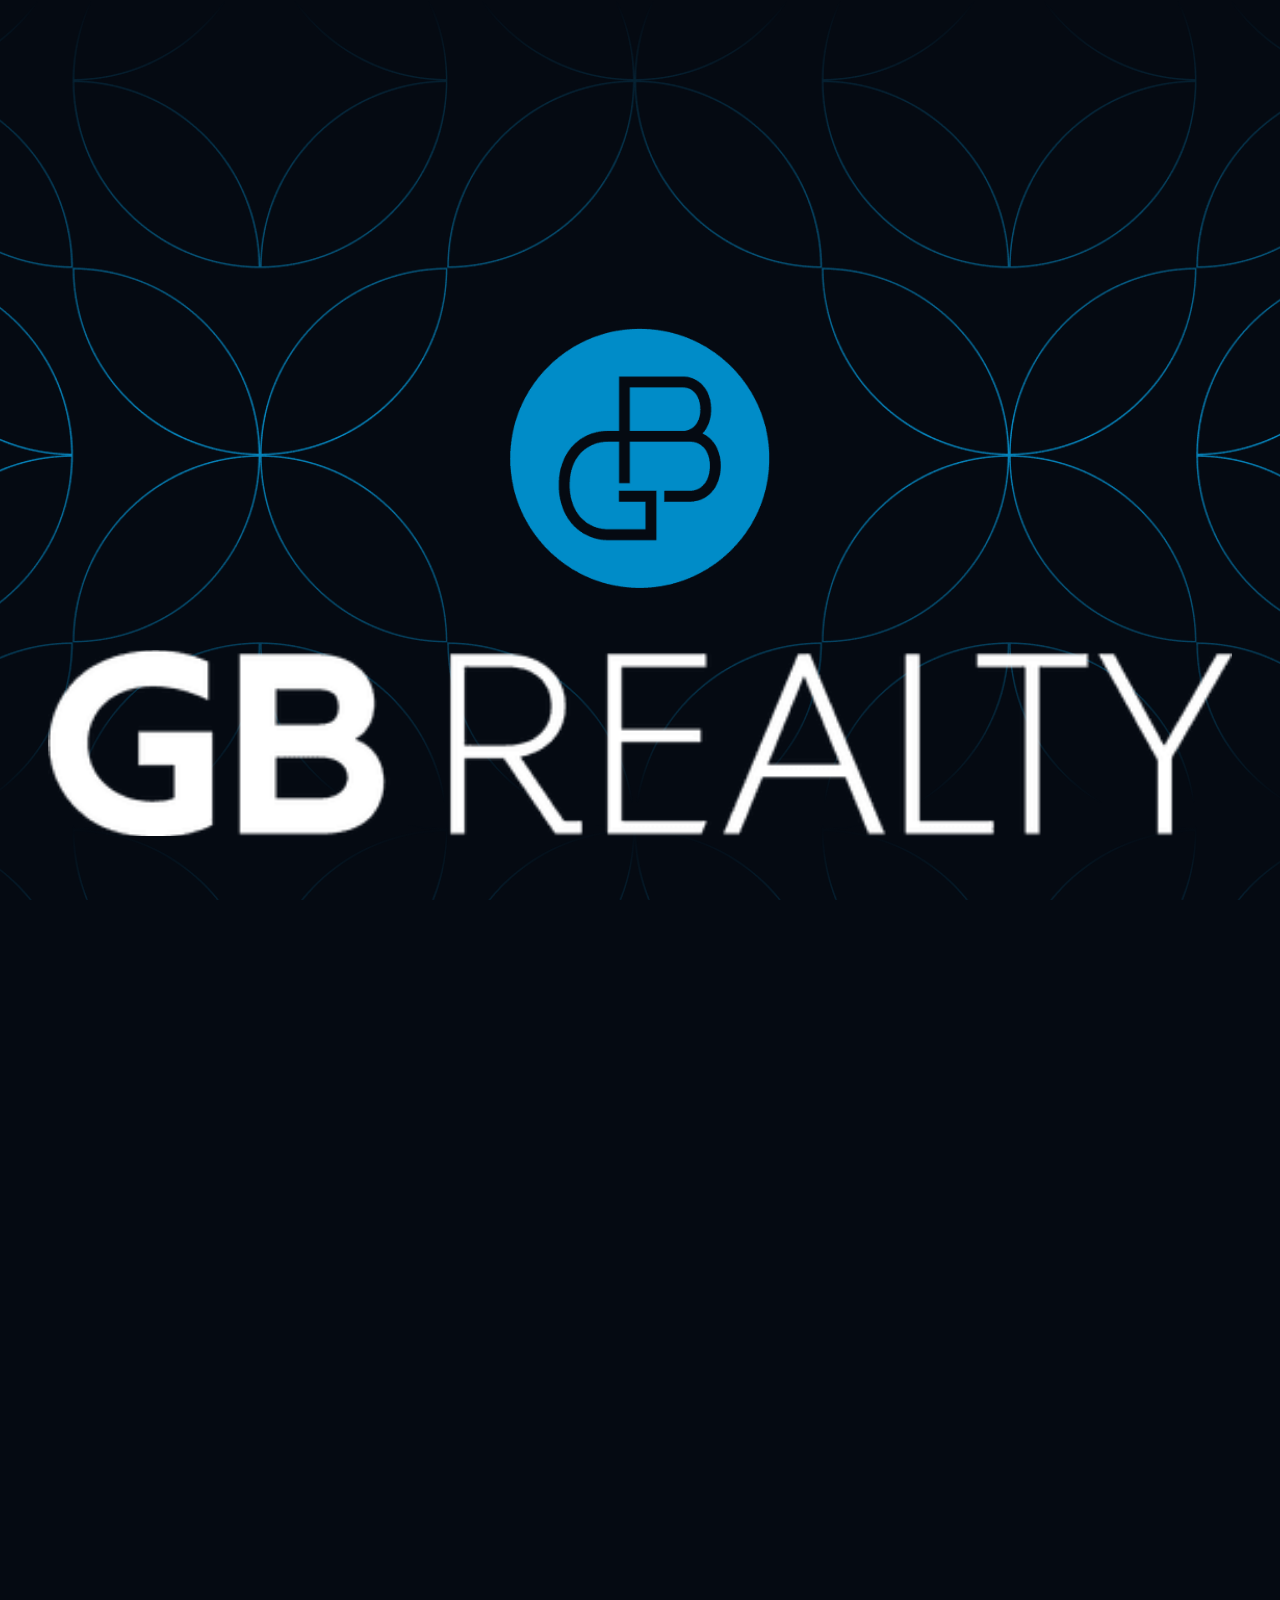
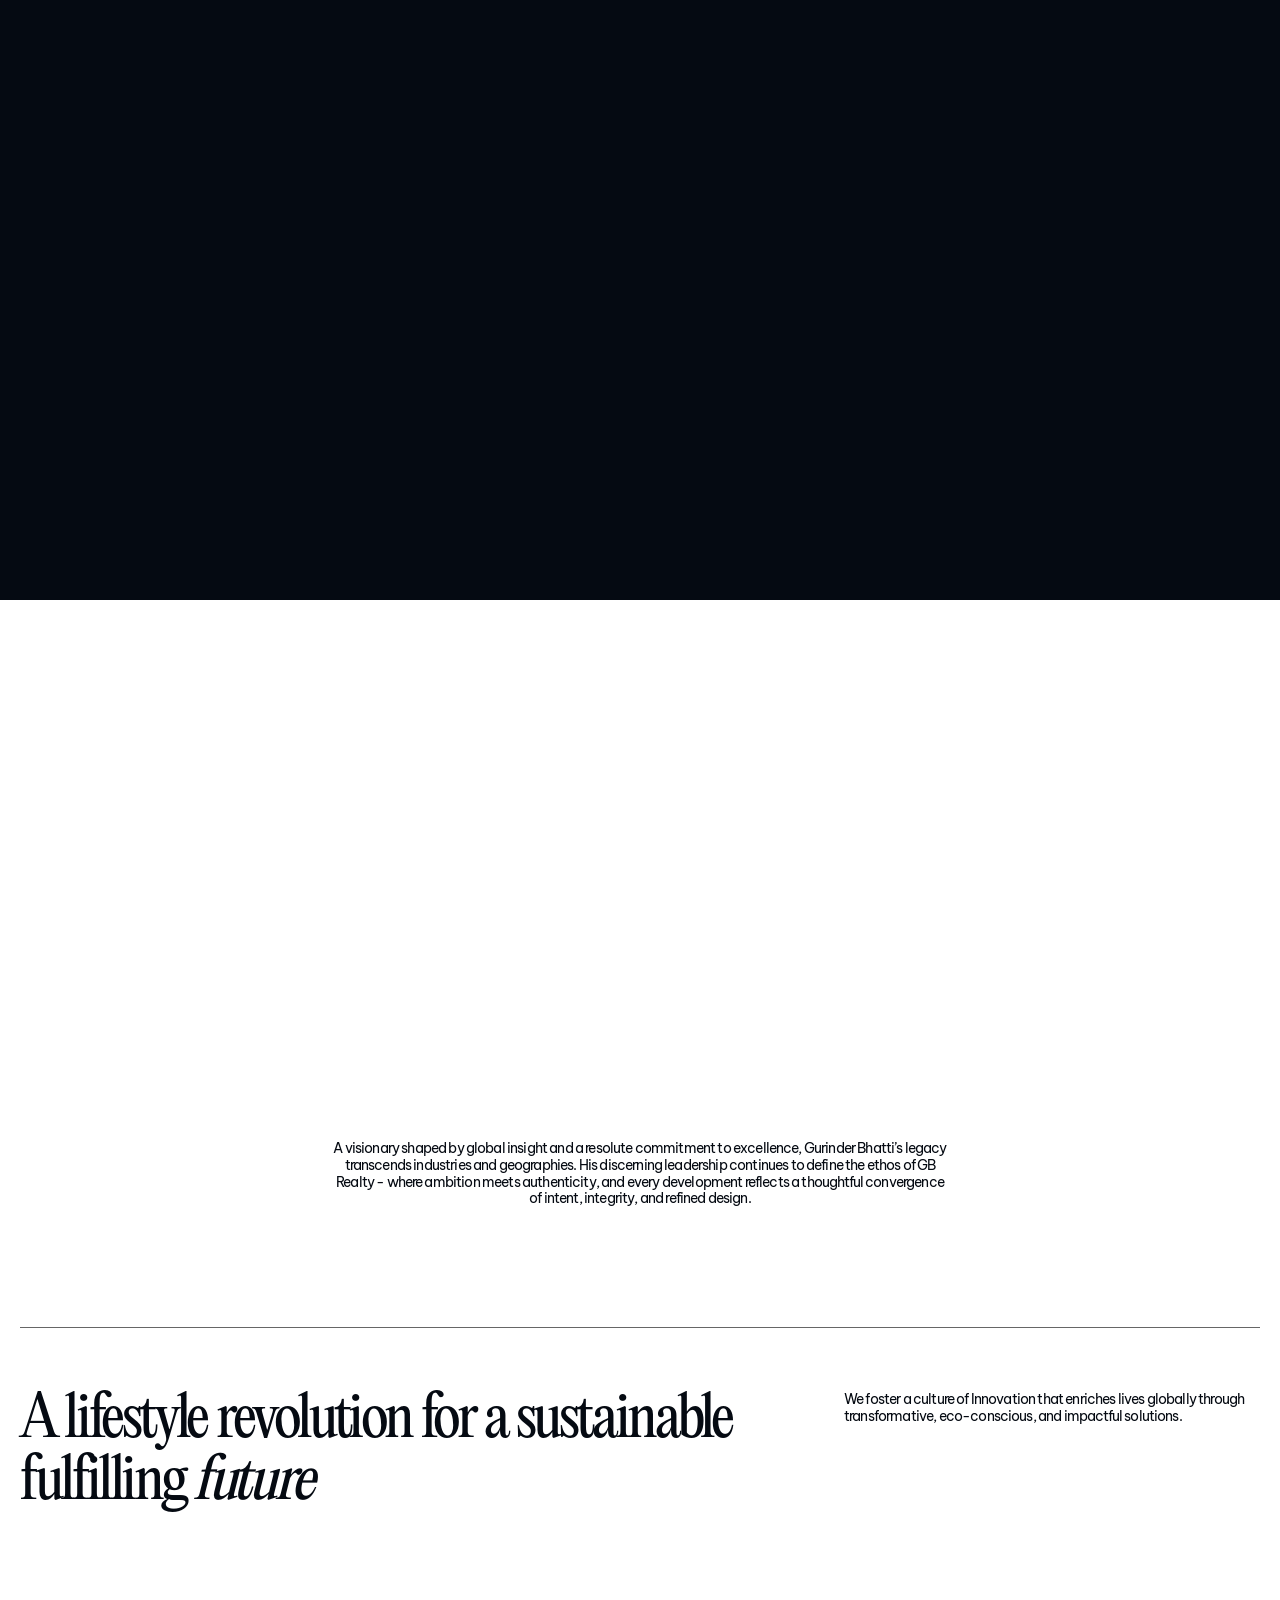
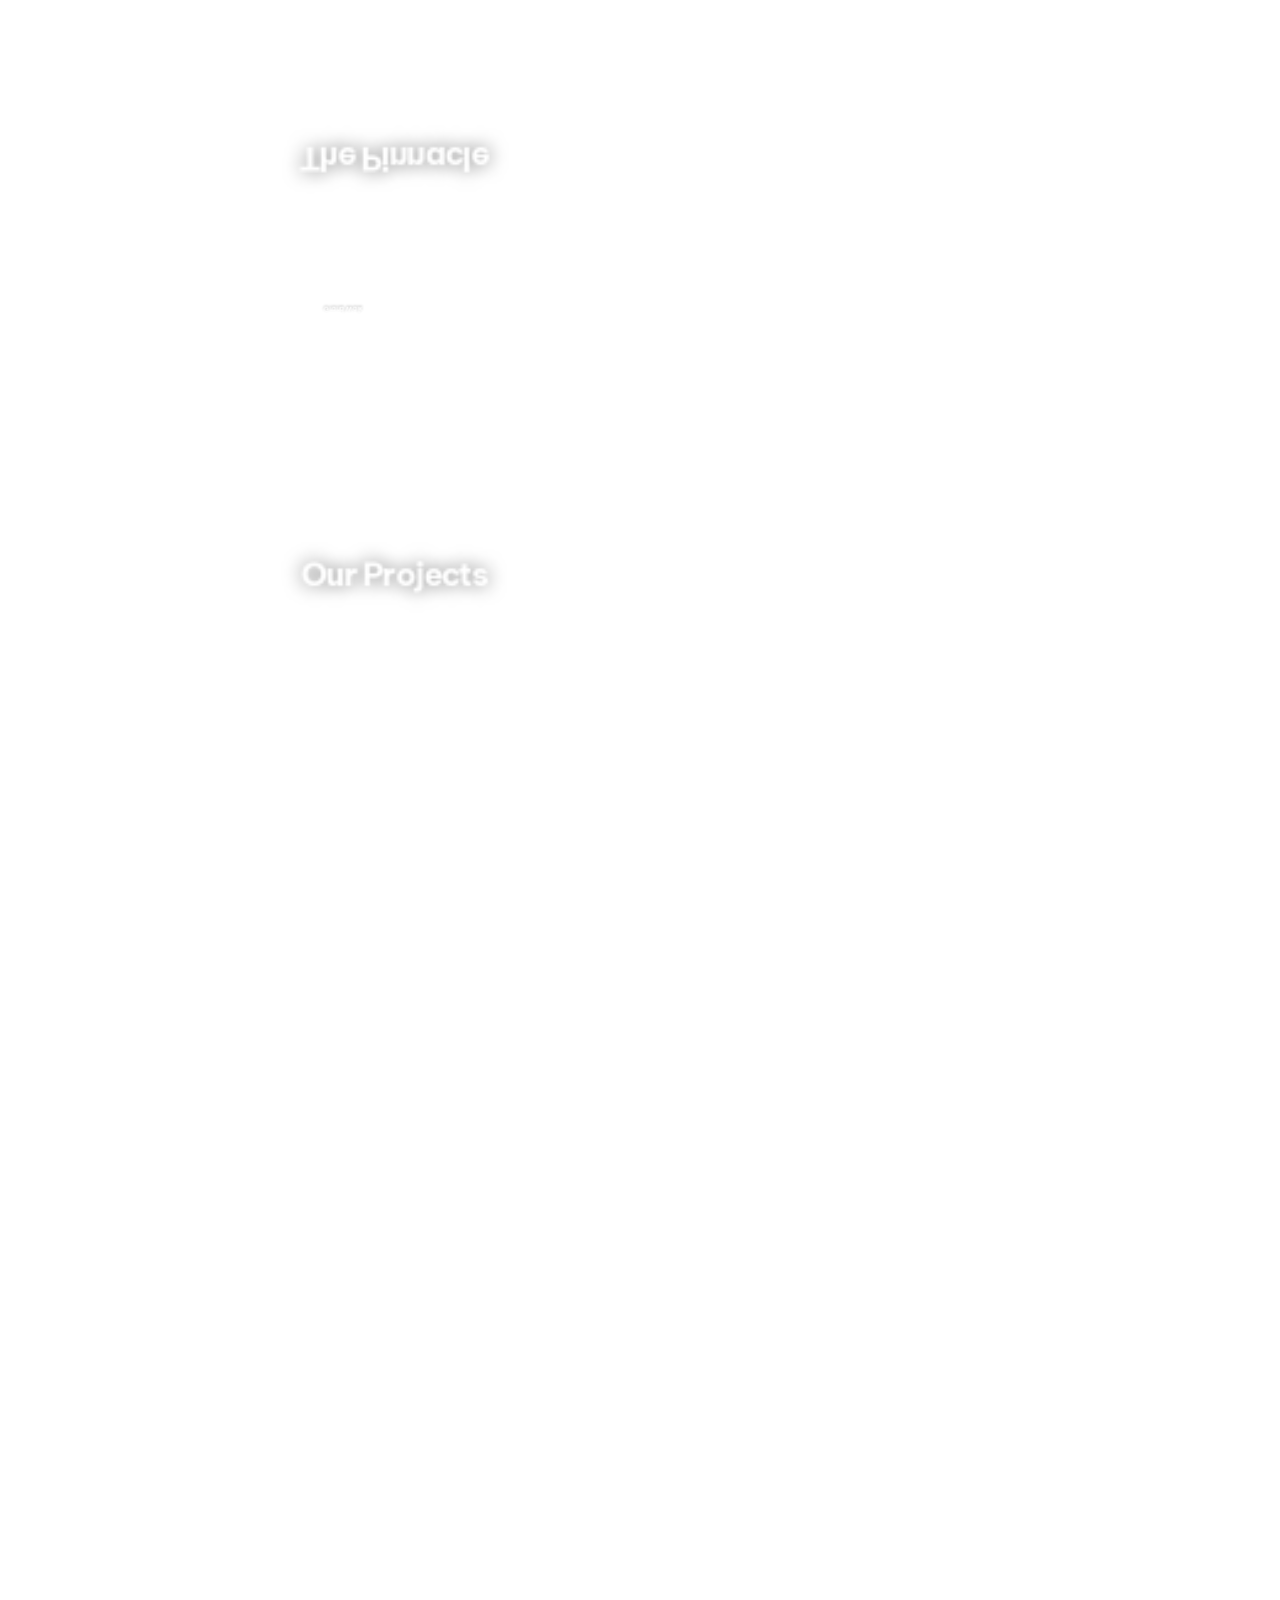
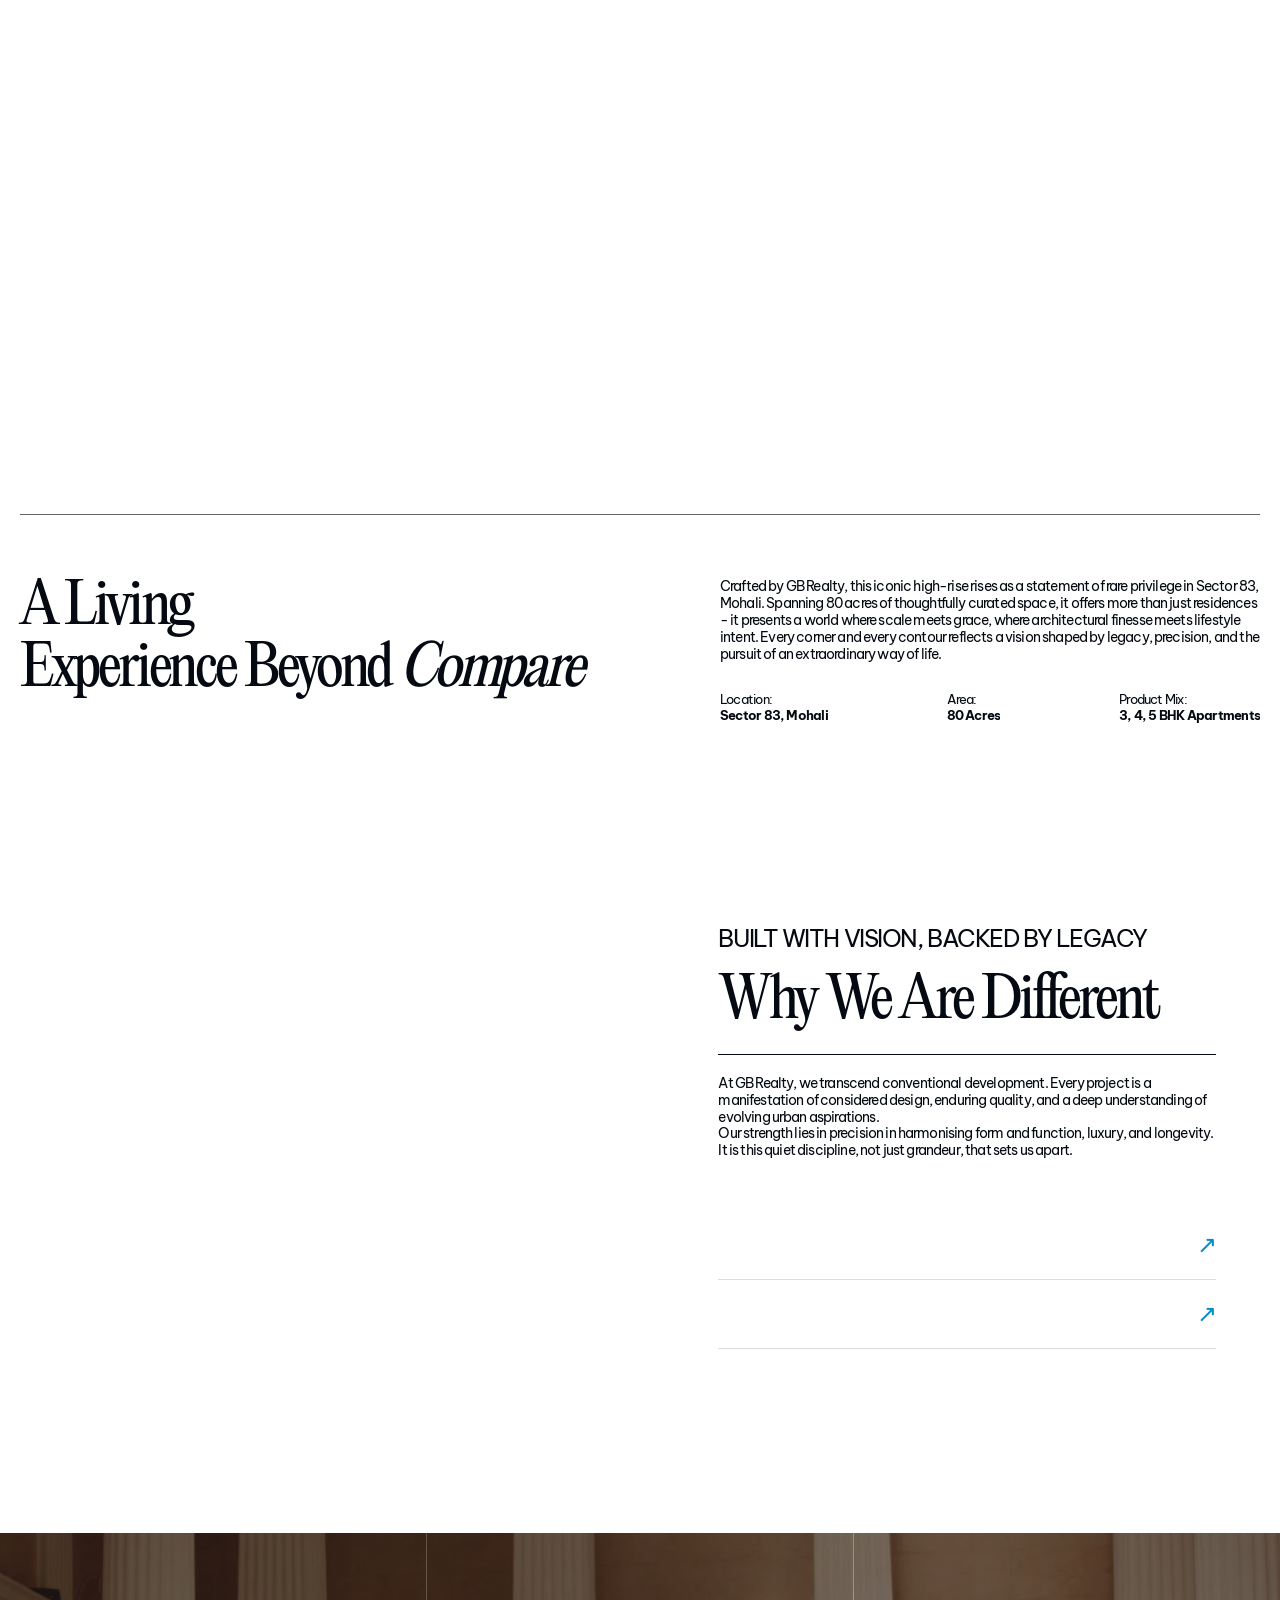
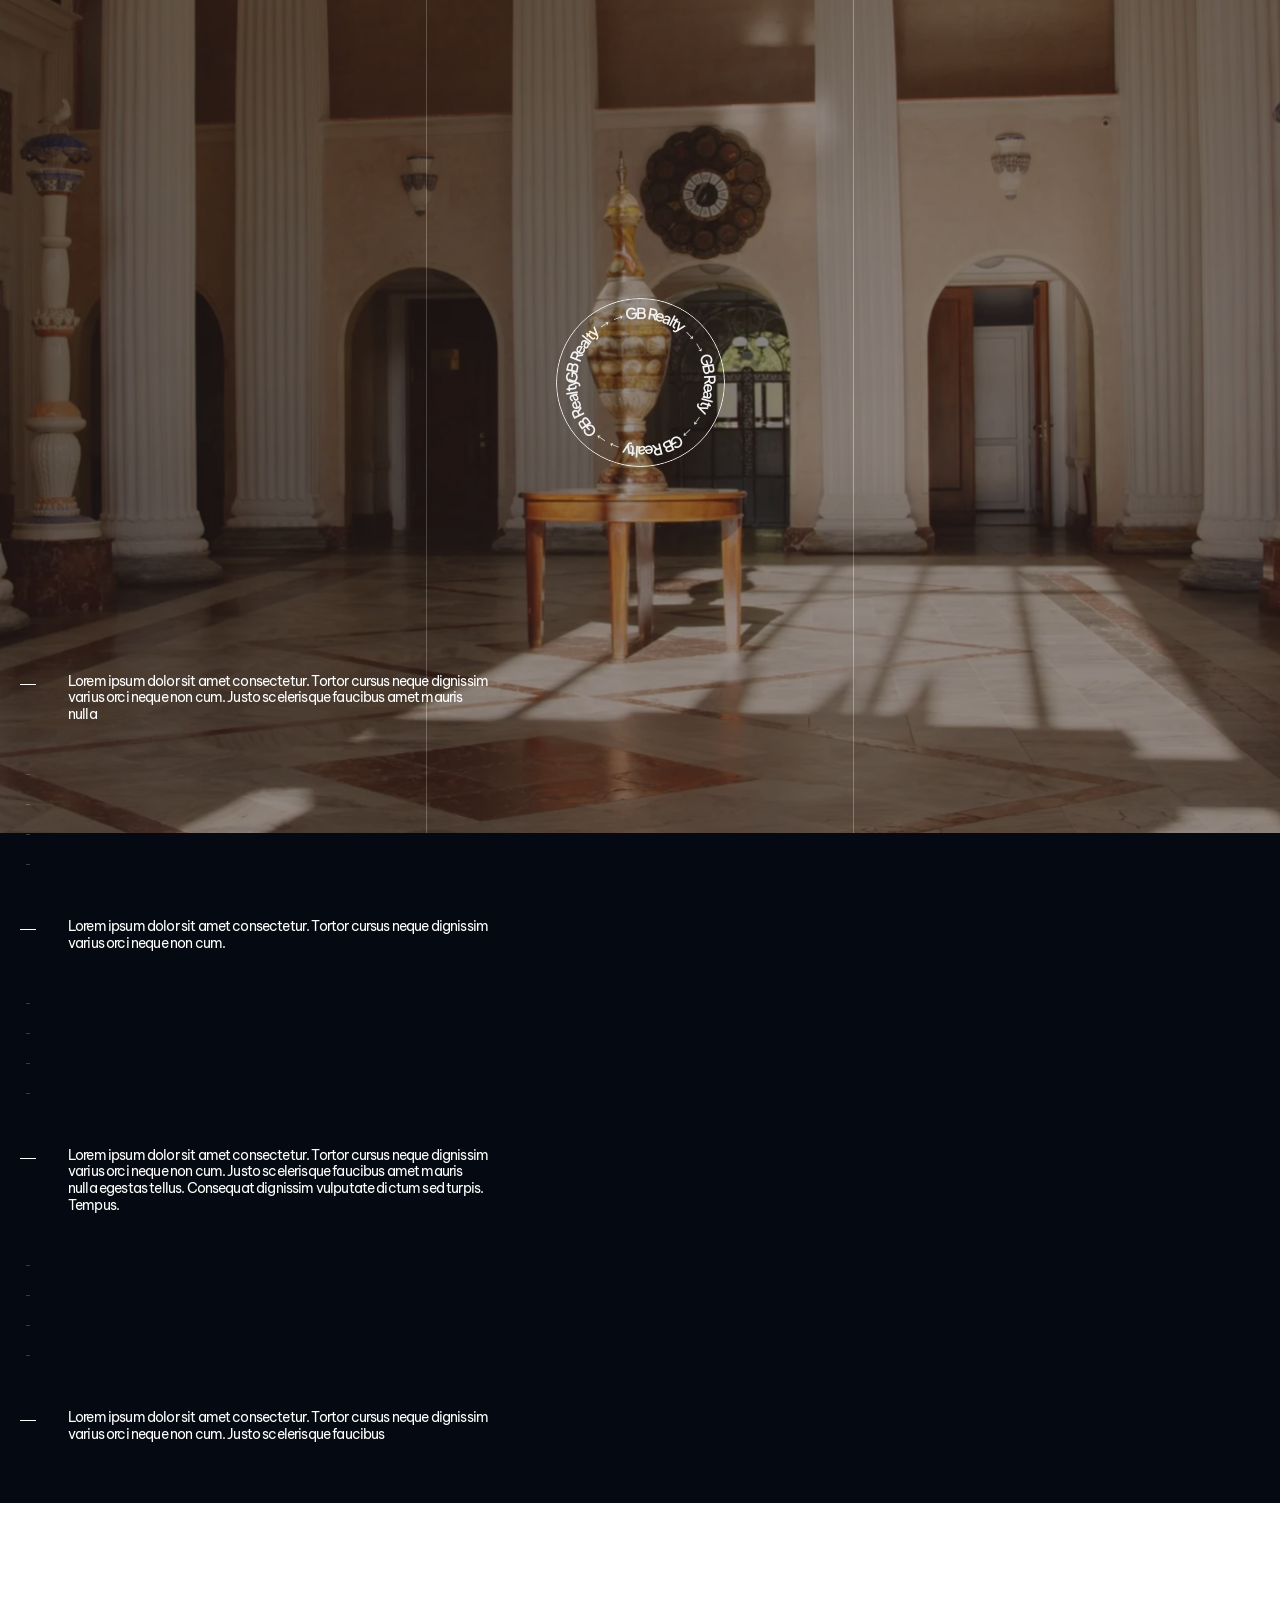
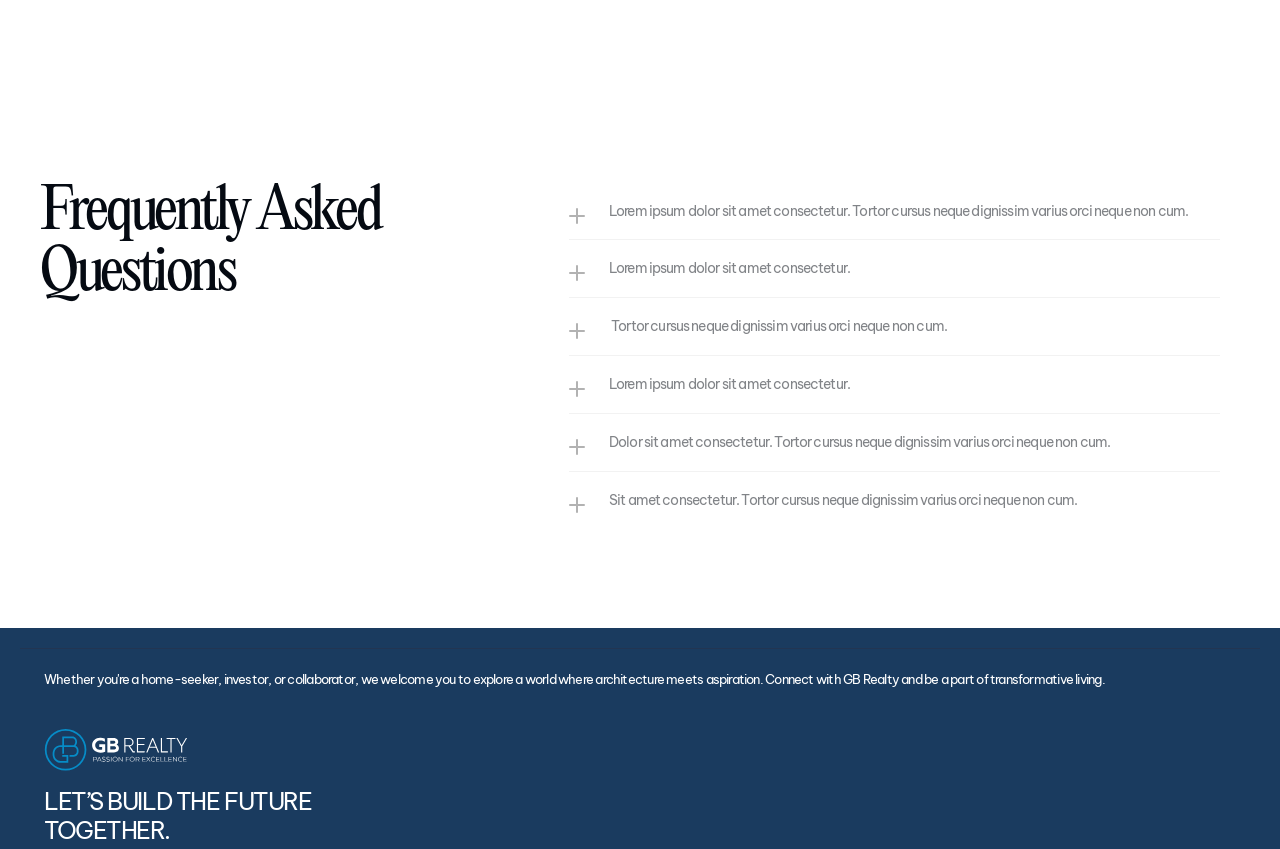
<file: index.html>
<!DOCTYPE html>
<html><head>
<link rel="stylesheet" href="styles.css"><script>(function(){var f=window.fetch;window.fetch=function(u,o){if(typeof u==='string'&&u.includes('.framercms')){return f('assets/cms/'+u.split('/').pop(),o);}return f(u,o);};})();</script>
<script>
if(location.protocol==='file:'){
  document.addEventListener('DOMContentLoaded',function(){
    var d=document.createElement('div');
    d.style.cssText='position:fixed;top:0;left:0;right:0;z-index:999999;background:#1E293B;color:#F8FAFC;padding:14px 20px;font:13px/1.5 system-ui,sans-serif;text-align:center;box-shadow:0 2px 8px rgba(0,0,0,.3)';
    d.innerHTML='<strong>Local preview:</strong> Run <code style="background:#334155;padding:2px 8px;border-radius:4px;margin:0 4px">npx serve .</code> in this folder, then open <a href="http://localhost:3000" style="color:#60A5FA">localhost:3000</a>. Or deploy to Netlify/Vercel/GitHub Pages — it works instantly! <button onclick="this.parentElement.remove()" style="margin-left:12px;background:#475569;border:none;color:#F8FAFC;padding:4px 10px;border-radius:4px;cursor:pointer;font-size:12px">✕</button>';
    document.body.prepend(d);
  });
}
</script>
    <meta charset="utf-8">
    
    
    
    <!-- Start of headStart -->
    
    <!-- End of headStart -->
    <meta name="viewport" content="width=device-width">
    <meta name="generator" content="Framer eca4804">
    <title>My Framer Site</title>
    <meta name="description" content="Made with Framer">
    <meta name="framer-search-index" content="https://framerusercontent.com/sites/FtCYLde24ZjT3yyhug4U1/searchIndex-h9UGg0Ep_vdg.json">
    <link href="images-3/image-extra-1.webp" rel="icon" media="(prefers-color-scheme: light)">
    <link href="images-3/image-extra-2.webp" rel="icon" media="(prefers-color-scheme: dark)">
    <link rel="apple-touch-icon" href="images-3/image-extra-3.webp">
    <!-- Open Graph / Facebook -->
    <meta property="og:type" content="website">
    <meta property="og:title" content="My Framer Site">
    <meta property="og:description" content="Made with Framer">
    <!-- Twitter -->
    <meta name="twitter:card" content="summary_large_image">
    <meta name="twitter:title" content="My Framer Site">
    <meta name="twitter:description" content="Made with Framer">
    
    <link href="https://fonts.gstatic.com" rel="preconnect" crossorigin="">
    <meta name="robots" content="max-image-preview:large"><link rel="canonical" href="https://artsy-beginning-178790.framer.app/"><meta property="og:url" content="https://artsy-beginning-178790.framer.app/"><!-- Start of headEnd -->
    
    <!-- End of headEnd -->
</head>
<body data-demoway-document-id="shonz6w7vvubsz8lzltjqgwz">
    
    <!-- Start of bodyStart -->
    
    <!-- End of bodyStart -->
    <div id="main" data-framer-hydrate-v2="{&quot;routeId&quot;:&quot;augiA20Il&quot;,&quot;localeId&quot;:&quot;default&quot;,&quot;breakpoints&quot;:[{&quot;hash&quot;:&quot;qu1l4o&quot;,&quot;mediaQuery&quot;:&quot;(min-width: 1920px)&quot;},{&quot;hash&quot;:&quot;72rtr7&quot;,&quot;mediaQuery&quot;:&quot;(min-width: 1440px) and (max-width: 1919px)&quot;},{&quot;hash&quot;:&quot;l9pen5&quot;,&quot;mediaQuery&quot;:&quot;(min-width: 1100px) and (max-width: 1439px)&quot;},{&quot;hash&quot;:&quot;1glyr3c&quot;,&quot;mediaQuery&quot;:&quot;(min-width: 920px) and (max-width: 1099px)&quot;},{&quot;hash&quot;:&quot;1cfcsdo&quot;,&quot;mediaQuery&quot;:&quot;(min-width: 810px) and (max-width: 919px)&quot;},{&quot;hash&quot;:&quot;19skod0&quot;,&quot;mediaQuery&quot;:&quot;(max-width: 809px)&quot;}]}" data-framer-ssr-released-at="2025-04-04T08:35:36.858Z" data-framer-page-optimized-at="2025-04-08T09:14:44.167Z"><!--$--><div data-framer-root="" class="framer-X7moi framer-lCM0W framer-mMeEQ framer-OycW5 framer-0Sbf2 framer-nmGTD framer-72rtr7" style="min-height:100vh;width:auto"><div class="framer-c7g7kj-container"><div class="framer-IHxtE framer-mMeEQ framer-1o6t1fn framer-v-4n4y5o" data-framer-name="Variant 4" data-highlight="true" style="width: 100%; transform: none; transform-origin: 50% 50% 0px;"><div class="framer-bah67s" style="opacity: 0; transform: none; transform-origin: 50% 50% 0px; will-change: transform;"><div class="framer-fz07o5" style="background-color: var(--token-4aa4b75f-714c-4b70-8d73-54b3843135b1, rgb(13, 10, 10)); transform: none; transform-origin: 50% 50% 0px;"><div class="framer-1pxvdtm-container" style="mask: url(&quot;images-3/variant-4-81.webp&quot;) center center / cover no-repeat luminance; transform: none; transform-origin: 50% 50% 0px;"><!--$--><section style="display: flex; width: 100%; height: 100%; max-width: 100%; max-height: 100%; place-items: center; margin: 0px; padding: 0px; list-style-type: none; opacity: 1; overflow: hidden;"><ul style="display:flex;width:100%;height:100%;max-width:100%;max-height:100%;place-items:center;margin:0;padding:0;list-style-type:none;text-indent:none;gap:20px;position:relative;flex-direction:column;will-change:transform;transform:translateY(-0px)"><li><div class="framer-ssvqgm" data-framer-name="Rectangle 21" style="background: linear-gradient(180deg, rgba(171, 125, 101, 0) 0%, var(--token-6e314a8a-3c91-4456-9bf3-544eee135d16, rgb(172, 126, 101)) 54.152590090090094%, rgba(171, 125, 101, 0) 100%); flex-shrink: 0; transform: none; transform-origin: 50% 50% 0px;"></div></li><li aria-hidden="true" style="will-change: transform;"><div class="framer-ssvqgm" data-framer-name="Rectangle 21" style="background: linear-gradient(180deg, rgba(171, 125, 101, 0) 0%, var(--token-6e314a8a-3c91-4456-9bf3-544eee135d16, rgb(172, 126, 101)) 54.152590090090094%, rgba(171, 125, 101, 0) 100%); flex-shrink: 0; transform: none; transform-origin: 50% 50% 0px;"></div></li><li aria-hidden="true" style="will-change: transform;"><div class="framer-ssvqgm" data-framer-name="Rectangle 21" style="background: linear-gradient(180deg, rgba(171, 125, 101, 0) 0%, var(--token-6e314a8a-3c91-4456-9bf3-544eee135d16, rgb(172, 126, 101)) 54.152590090090094%, rgba(171, 125, 101, 0) 100%); flex-shrink: 0; transform: none; transform-origin: 50% 50% 0px;"></div></li><li aria-hidden="true" style="will-change: transform;"><div class="framer-ssvqgm" data-framer-name="Rectangle 21" style="background: linear-gradient(180deg, rgba(171, 125, 101, 0) 0%, var(--token-6e314a8a-3c91-4456-9bf3-544eee135d16, rgb(172, 126, 101)) 54.152590090090094%, rgba(171, 125, 101, 0) 100%); flex-shrink: 0; transform: none; transform-origin: 50% 50% 0px;"></div></li><li aria-hidden="true" style="will-change: transform;"><div class="framer-ssvqgm" data-framer-name="Rectangle 21" style="background: linear-gradient(180deg, rgba(171, 125, 101, 0) 0%, var(--token-6e314a8a-3c91-4456-9bf3-544eee135d16, rgb(172, 126, 101)) 54.152590090090094%, rgba(171, 125, 101, 0) 100%); flex-shrink: 0; transform: none; transform-origin: 50% 50% 0px;"></div></li></ul></section><!--/$--></div></div><div class="framer-rs4mai" style="transform: none; transform-origin: 50% 50% 0px;"><div class="framer-fdak0l" data-framer-appear-id="fdak0l" data-framer-name="image 3" style="will-change: transform; opacity: 1; transform: translateX(-50%); transform-origin: 50% 50% 0px;"><div style="position:absolute;border-radius:inherit;top:0;right:0;bottom:0;left:0" data-framer-background-image-wrapper="true"><img decoding="async" src="images-2/image-3-1.webp" alt="" style="display:block;width:100%;height:100%;border-radius:inherit;object-position:center;object-fit:cover"></div></div><div class="framer-cd3k04" data-framer-name="image 14" style="opacity: 1; transform: none; transform-origin: 50% 50% 0px; will-change: transform;"><div style="position:absolute;border-radius:inherit;top:0;right:0;bottom:0;left:0" data-framer-background-image-wrapper="true"><img decoding="async" sizes="calc(100vw - 96px)" srcset="images-2/image-14-3.webp 512w,images-2/image-14-4.webp 1024w,images-2/image-14-2.webp 1594w" src="images-2/image-14-2.webp" alt="" style="display:block;width:100%;height:100%;border-radius:inherit;object-position:center;object-fit:cover"></div></div></div></div></div></div><div class="framer-78cn-container"><div class="ssr-variant hidden-1cfcsdo hidden-19skod0"><div class="framer-aSySd framer-mMeEQ framer-lCM0W framer-0Sbf2 framer-j7d64o framer-v-j7d64o" data-framer-name="Desktop" style="width: 100%; opacity: 1;"><div class="framer-1bnokhq" style="opacity: 1;"><div class="framer-btr0o9" data-border="true" data-framer-name="Frame 169" style="--border-bottom-width: 1px; --border-color: rgba(251, 240, 218, 0.3); --border-left-width: 0px; --border-right-width: 0px; --border-style: solid; --border-top-width: 0px; opacity: 1;"><!--$--><a data-framer-component-type="SVG" data-framer-name="Frame 168" href="./" data-framer-page-link-current="true" style="image-rendering: pixelated; flex-shrink: 0; fill: rgb(0, 0, 0); color: rgb(0, 0, 0); opacity: 1;" class="framer-r5evlu framer-chwxw5" aria-hidden="true"><div class="svgContainer" style="width:100%;height:100%;aspect-ratio:inherit"><svg style="width:100%;height:100%" viewBox="0 0 147 42" preserveAspectRatio="none" width="100%" height="100%"><use href="#svg-1392621882_14562"></use></svg></div></a><!--/$--><div class="framer-1cwh1qp" data-framer-name="Frame 171" style="opacity: 1;"><div class="framer-1j3nqgb" data-framer-name="EST – 2022" style="outline: none; display: flex; flex-direction: column; justify-content: flex-start; flex-shrink: 0; --extracted-r6o4lv: var(--token-c454aebe-f824-4477-a9fe-4f4c223d8907, rgb(255, 255, 255)); --framer-paragraph-spacing: 0px; transform: none; opacity: 1;" data-framer-component-type="RichTextContainer"><p class="framer-text framer-styles-preset-vtq8pi" data-styles-preset="evF8iDvW7" style="--framer-text-color:var(--extracted-r6o4lv, var(--token-c454aebe-f824-4477-a9fe-4f4c223d8907, rgb(255, 255, 255)))">EST – 2002</p></div><div class="framer-1mxw4wh" data-framer-name="Frame 170" data-highlight="true" tabindex="0" style="opacity: 1;"><div class="framer-mqlise" data-framer-name="Rectangle 2" style="background-color: var(--token-0b6b96b9-a443-45b6-93c8-5aebb1ea05a7, rgb(251, 240, 218)); transform: none; opacity: 1;"></div><div class="framer-ir8ha5" data-framer-name="Rectangle 3" style="background-color: var(--token-0b6b96b9-a443-45b6-93c8-5aebb1ea05a7, rgb(251, 240, 218)); transform: none; opacity: 1;"></div></div></div></div></div><div class="framer-ffyxa7" style="opacity: 1;"><div class="framer-ivfyac" style="opacity: 1;"><div class="framer-13s9m4b" style="background-color:var(--token-57d6bfd5-cc7c-4688-b39a-8cccea45616f, rgb(64, 32, 32));opacity:0"></div><div class="framer-cwbl46" style="background-color:var(--token-6e314a8a-3c91-4456-9bf3-544eee135d16, rgb(172, 126, 101));opacity:0"></div></div></div></div></div></div><div class="framer-jmbwzo" data-framer-name="Hero"><div style="position:absolute;border-radius:inherit;top:0;right:0;bottom:0;left:0" data-framer-background-image-wrapper="true"><img decoding="async" sizes="100vw" srcset="images-3/where-legacy-lives-6.webp 512w,images-3/where-legacy-lives-7.webp 1024w,images-3/where-legacy-lives-8.webp 2048w,images-3/where-legacy-lives-5.webp 3420w" src="images-3/where-legacy-lives-5.webp" alt="" style="display:block;width:100%;height:100%;border-radius:inherit;object-position:center;object-fit:cover"></div><div class="framer-z54ala-container"><!--$--><div style="background:rgba(0, 0, 0, 0);height:100%;width:100%;border-radius:0px;position:relative;display:flex;justify-content:center;align-items:center;overflow:hidden" height="100%" id="LHMtK3Lmb" width="100%"><div class="framer-vimeo" style="width: 100%; height: 100%;" data-vimeo-initialized="true"><div style="padding:56.25% 0 0 0;position:relative;"><iframe src="https://player.vimeo.com/video/1060816413?muted=1&amp;autoplay=1&amp;autopause=0&amp;controls=0&amp;loop=1&amp;app_id=122963" frameborder="0" allow="autoplay; fullscreen; picture-in-picture; clipboard-write; encrypted-media; web-share" referrerpolicy="strict-origin-when-cross-origin" style="position:absolute;top:0;left:0;width:100%;height:100%;" title="GB Reality" data-ready="true"></iframe></div></div></div><!--/$--></div><div class="framer-ba2d9c" data-framer-name="Rectangle 1"></div><div class="framer-1sfpec9" data-framer-name="Frame 167"><div class="framer-qyjbge" data-framer-name="Passion for excellence" style="outline:none;display:flex;flex-direction:column;justify-content:flex-start;flex-shrink:0;transform:none" data-framer-component-type="RichTextContainer"><h2 class="framer-text framer-styles-preset-xj869f" data-styles-preset="xSoDxa2Zp" style="--framer-text-color:var(--token-c454aebe-f824-4477-a9fe-4f4c223d8907, rgb(255, 255, 255))">Where Legacy Lives</h2></div><div class="framer-1rtxxzf" data-framer-name="Lorem ipsum dolor sit amet consectetur. Tortor cursus neque dignissim varius orci neque non cum. Justo scelerisque faucibus amet mauris nulla egestas tellus. Consequat dignissim vulputate dictum sed turpis. Tempus." style="outline:none;display:flex;flex-direction:column;justify-content:flex-start;flex-shrink:0;transform:none" data-framer-component-type="RichTextContainer"><p class="framer-text framer-styles-preset-vtq8pi" data-styles-preset="evF8iDvW7" style="--framer-text-color:var(--token-c454aebe-f824-4477-a9fe-4f4c223d8907, rgb(255, 255, 255))">Some buildings speak. Ours narrate epics.</p><p class="framer-text framer-styles-preset-vtq8pi" data-styles-preset="evF8iDvW7" style="--framer-text-color:var(--token-c454aebe-f824-4477-a9fe-4f4c223d8907, rgb(255, 255, 255))"><br class="framer-text trailing-break"></p><p class="framer-text framer-styles-preset-vtq8pi" data-styles-preset="evF8iDvW7" style="--framer-text-color:var(--token-c454aebe-f824-4477-a9fe-4f4c223d8907, rgb(255, 255, 255))">At GB Realty, we do not merely construct walls -&nbsp; we carve out sanctuaries of elegance, shaped by vision, built with devotion, and destined to stand as monuments of grace. From the soil of tradition rises architecture that whispers luxury, community, and timeless value.</p></div></div></div><div class="framer-herfbh" data-framer-name="About"><div class="framer-167m700"><div class="framer-1etvqic" data-border="true" data-framer-name="Frame 172"><div class="framer-jenthy" data-framer-name="Spacious entrance areas on two levels with high ceilings, stairwells and waiting areas at each entrance." style="outline:none;display:flex;flex-direction:column;justify-content:flex-start;flex-shrink:0;transform:none" data-framer-component-type="RichTextContainer"><p class="framer-text framer-styles-preset-vtq8pi" data-styles-preset="evF8iDvW7" style="--framer-text-color:var(--token-c454aebe-f824-4477-a9fe-4f4c223d8907, rgb(255, 255, 255))"><span style="white-space:nowrap"><span style="display: inline-block; opacity: 1; filter: blur(0px); transform: none; will-change: transform;">W</span><span style="display: inline-block; opacity: 1; filter: blur(0px); transform: none; will-change: transform;">i</span><span style="display: inline-block; opacity: 1; filter: blur(0px); transform: none; will-change: transform;">t</span><span style="display: inline-block; opacity: 1; filter: blur(0px); transform: none; will-change: transform;">h</span></span> <span style="white-space:nowrap"><span style="display: inline-block; opacity: 1; filter: blur(0px); transform: none; will-change: transform;">a</span></span> <span style="white-space:nowrap"><span style="display: inline-block; opacity: 1; filter: blur(0px); transform: none; will-change: transform;">l</span><span style="display: inline-block; opacity: 1; filter: blur(0px); transform: none; will-change: transform;">e</span><span style="display: inline-block; opacity: 1; filter: blur(0px); transform: none; will-change: transform;">g</span><span style="display: inline-block; opacity: 1; filter: blur(0px); transform: none; will-change: transform;">a</span><span style="display: inline-block; opacity: 1; filter: blur(0px); transform: none; will-change: transform;">c</span><span style="display: inline-block; opacity: 1; filter: blur(0px); transform: none; will-change: transform;">y</span></span> <span style="white-space:nowrap"><span style="display: inline-block; opacity: 1; filter: blur(0px); transform: none; will-change: transform;">r</span><span style="display: inline-block; opacity: 1; filter: blur(0px); transform: none; will-change: transform;">o</span><span style="display: inline-block; opacity: 1; filter: blur(0px); transform: none; will-change: transform;">o</span><span style="display: inline-block; opacity: 1; filter: blur(0px); transform: none; will-change: transform;">t</span><span style="display: inline-block; opacity: 1; filter: blur(0px); transform: none; will-change: transform;">e</span><span style="display: inline-block; opacity: 1; filter: blur(0px); transform: none; will-change: transform;">d</span></span> <span style="white-space:nowrap"><span style="display: inline-block; opacity: 1; filter: blur(0px); transform: none; will-change: transform;">i</span><span style="display: inline-block; opacity: 1; filter: blur(0px); transform: none; will-change: transform;">n</span></span> <span style="white-space:nowrap"><span style="display: inline-block; opacity: 1; filter: blur(0px); transform: none; will-change: transform;">g</span><span style="display: inline-block; opacity: 1; filter: blur(0px); transform: none; will-change: transform;">l</span><span style="display: inline-block; opacity: 1; filter: blur(0px); transform: none; will-change: transform;">o</span><span style="display: inline-block; opacity: 1; filter: blur(0px); transform: none; will-change: transform;">b</span><span style="display: inline-block; opacity: 1; filter: blur(0px); transform: none; will-change: transform;">a</span><span style="display: inline-block; opacity: 1; filter: blur(0px); transform: none; will-change: transform;">l</span></span> <span style="white-space:nowrap"><span style="display: inline-block; opacity: 1; filter: blur(0px); transform: none; will-change: transform;">v</span><span style="display: inline-block; opacity: 1; filter: blur(0px); transform: none; will-change: transform;">e</span><span style="display: inline-block; opacity: 1; filter: blur(0px); transform: none; will-change: transform;">n</span><span style="display: inline-block; opacity: 1; filter: blur(0px); transform: none; will-change: transform;">t</span><span style="display: inline-block; opacity: 1; filter: blur(0px); transform: none; will-change: transform;">u</span><span style="display: inline-block; opacity: 1; filter: blur(0px); transform: none; will-change: transform;">r</span><span style="display: inline-block; opacity: 1; filter: blur(0px); transform: none; will-change: transform;">e</span><span style="display: inline-block; opacity: 1; filter: blur(0px); transform: none; will-change: transform;">s</span></span> <span style="white-space:nowrap"><span style="display: inline-block; opacity: 1; filter: blur(0px); transform: none; will-change: transform;">a</span><span style="display: inline-block; opacity: 1; filter: blur(0px); transform: none; will-change: transform;">c</span><span style="display: inline-block; opacity: 1; filter: blur(0px); transform: none; will-change: transform;">r</span><span style="display: inline-block; opacity: 1; filter: blur(0px); transform: none; will-change: transform;">o</span><span style="display: inline-block; opacity: 1; filter: blur(0px); transform: none; will-change: transform;">s</span><span style="display: inline-block; opacity: 1; filter: blur(0px); transform: none; will-change: transform;">s</span></span> <span style="white-space:nowrap"><span style="display: inline-block; opacity: 1; filter: blur(0px); transform: none; will-change: transform;">e</span><span style="display: inline-block; opacity: 1; filter: blur(0px); transform: none; will-change: transform;">d</span><span style="display: inline-block; opacity: 1; filter: blur(0px); transform: none; will-change: transform;">u</span><span style="display: inline-block; opacity: 1; filter: blur(0px); transform: none; will-change: transform;">c</span><span style="display: inline-block; opacity: 1; filter: blur(0px); transform: none; will-change: transform;">a</span><span style="display: inline-block; opacity: 1; filter: blur(0px); transform: none; will-change: transform;">t</span><span style="display: inline-block; opacity: 1; filter: blur(0px); transform: none; will-change: transform;">i</span><span style="display: inline-block; opacity: 1; filter: blur(0px); transform: none; will-change: transform;">o</span><span style="display: inline-block; opacity: 1; filter: blur(0px); transform: none; will-change: transform;">n</span><span style="display: inline-block; opacity: 1; filter: blur(0px); transform: none; will-change: transform;">,</span></span> <span style="white-space:nowrap"><span style="display: inline-block; opacity: 1; filter: blur(0px); transform: none; will-change: transform;">h</span><span style="display: inline-block; opacity: 1; filter: blur(0px); transform: none; will-change: transform;">o</span><span style="display: inline-block; opacity: 1; filter: blur(0px); transform: none; will-change: transform;">s</span><span style="display: inline-block; opacity: 1; filter: blur(0px); transform: none; will-change: transform;">p</span><span style="display: inline-block; opacity: 1; filter: blur(0px); transform: none; will-change: transform;">i</span><span style="display: inline-block; opacity: 1; filter: blur(0px); transform: none; will-change: transform;">t</span><span style="display: inline-block; opacity: 1; filter: blur(0px); transform: none; will-change: transform;">a</span><span style="display: inline-block; opacity: 1; filter: blur(0px); transform: none; will-change: transform;">l</span><span style="display: inline-block; opacity: 1; filter: blur(0px); transform: none; will-change: transform;">i</span><span style="display: inline-block; opacity: 1; filter: blur(0px); transform: none; will-change: transform;">t</span><span style="display: inline-block; opacity: 1; filter: blur(0px); transform: none; will-change: transform;">y</span><span style="display: inline-block; opacity: 1; filter: blur(0px); transform: none; will-change: transform;">,</span></span> <span style="white-space:nowrap"><span style="display: inline-block; opacity: 1; filter: blur(0px); transform: none; will-change: transform;">a</span><span style="display: inline-block; opacity: 1; filter: blur(0px); transform: none; will-change: transform;">n</span><span style="display: inline-block; opacity: 1; filter: blur(0px); transform: none; will-change: transform;">d</span></span> <span style="white-space:nowrap"><span style="display: inline-block; opacity: 1; filter: blur(0px); transform: none; will-change: transform;">l</span><span style="display: inline-block; opacity: 1; filter: blur(0px); transform: none; will-change: transform;">i</span><span style="display: inline-block; opacity: 1; filter: blur(0px); transform: none; will-change: transform;">f</span><span style="display: inline-block; opacity: 1; filter: blur(0px); transform: none; will-change: transform;">e</span><span style="display: inline-block; opacity: 1; filter: blur(0px); transform: none; will-change: transform;">s</span><span style="display: inline-block; opacity: 1; filter: blur(0px); transform: none; will-change: transform;">t</span><span style="display: inline-block; opacity: 1; filter: blur(0px); transform: none; will-change: transform;">y</span><span style="display: inline-block; opacity: 1; filter: blur(0px); transform: none; will-change: transform;">l</span><span style="display: inline-block; opacity: 1; filter: blur(0px); transform: none; will-change: transform;">e</span><span style="display: inline-block; opacity: 1; filter: blur(0px); transform: none; will-change: transform;">,</span></span> <span style="white-space:nowrap"><span style="display: inline-block; opacity: 1; filter: blur(0px); transform: none; will-change: transform;">G</span><span style="display: inline-block; opacity: 1; filter: blur(0px); transform: none; will-change: transform;">B</span></span> <span style="white-space:nowrap"><span style="display: inline-block; opacity: 1; filter: blur(0px); transform: none; will-change: transform;">R</span><span style="display: inline-block; opacity: 1; filter: blur(0px); transform: none; will-change: transform;">e</span><span style="display: inline-block; opacity: 1; filter: blur(0px); transform: none; will-change: transform;">a</span><span style="display: inline-block; opacity: 1; filter: blur(0px); transform: none; will-change: transform;">l</span><span style="display: inline-block; opacity: 1; filter: blur(0px); transform: none; will-change: transform;">t</span><span style="display: inline-block; opacity: 1; filter: blur(0px); transform: none; will-change: transform;">y</span></span> <span style="white-space:nowrap"><span style="display: inline-block; opacity: 1; filter: blur(0px); transform: none; will-change: transform;">b</span><span style="display: inline-block; opacity: 1; filter: blur(0px); transform: none; will-change: transform;">r</span><span style="display: inline-block; opacity: 1; filter: blur(0px); transform: none; will-change: transform;">i</span><span style="display: inline-block; opacity: 1; filter: blur(0px); transform: none; will-change: transform;">n</span><span style="display: inline-block; opacity: 1; filter: blur(0px); transform: none; will-change: transform;">g</span><span style="display: inline-block; opacity: 1; filter: blur(0px); transform: none; will-change: transform;">s</span></span> <span style="white-space:nowrap"><span style="display: inline-block; opacity: 1; filter: blur(0px); transform: none; will-change: transform;">a</span></span> <span style="white-space:nowrap"><span style="display: inline-block; opacity: 1; filter: blur(0px); transform: none; will-change: transform;">r</span><span style="display: inline-block; opacity: 1; filter: blur(0px); transform: none; will-change: transform;">a</span><span style="display: inline-block; opacity: 1; filter: blur(0px); transform: none; will-change: transform;">r</span><span style="display: inline-block; opacity: 1; filter: blur(0px); transform: none; will-change: transform;">e</span></span> <span style="white-space:nowrap"><span style="display: inline-block; opacity: 1; filter: blur(0px); transform: none; will-change: transform;">d</span><span style="display: inline-block; opacity: 1; filter: blur(0px); transform: none; will-change: transform;">e</span><span style="display: inline-block; opacity: 1; filter: blur(0px); transform: none; will-change: transform;">p</span><span style="display: inline-block; opacity: 1; filter: blur(0px); transform: none; will-change: transform;">t</span><span style="display: inline-block; opacity: 1; filter: blur(0px); transform: none; will-change: transform;">h</span></span> <span style="white-space:nowrap"><span style="display: inline-block; opacity: 1; filter: blur(0px); transform: none; will-change: transform;">t</span><span style="display: inline-block; opacity: 1; filter: blur(0px); transform: none; will-change: transform;">o</span></span> <span style="white-space:nowrap"><span style="display: inline-block; opacity: 1; filter: blur(0px); transform: none; will-change: transform;">r</span><span style="display: inline-block; opacity: 1; filter: blur(0px); transform: none; will-change: transform;">e</span><span style="display: inline-block; opacity: 1; filter: blur(0px); transform: none; will-change: transform;">a</span><span style="display: inline-block; opacity: 1; filter: blur(0px); transform: none; will-change: transform;">l</span></span> <span style="white-space:nowrap"><span style="display: inline-block; opacity: 1; filter: blur(0px); transform: none; will-change: transform;">e</span><span style="display: inline-block; opacity: 1; filter: blur(0px); transform: none; will-change: transform;">s</span><span style="display: inline-block; opacity: 1; filter: blur(0px); transform: none; will-change: transform;">t</span><span style="display: inline-block; opacity: 1; filter: blur(0px); transform: none; will-change: transform;">a</span><span style="display: inline-block; opacity: 1; filter: blur(0px); transform: none; will-change: transform;">t</span><span style="display: inline-block; opacity: 1; filter: blur(0px); transform: none; will-change: transform;">e</span></span> <span style="white-space:nowrap"><span style="display: inline-block; opacity: 1; filter: blur(0px); transform: none; will-change: transform;">d</span><span style="display: inline-block; opacity: 1; filter: blur(0px); transform: none; will-change: transform;">e</span><span style="display: inline-block; opacity: 1; filter: blur(0px); transform: none; will-change: transform;">v</span><span style="display: inline-block; opacity: 1; filter: blur(0px); transform: none; will-change: transform;">e</span><span style="display: inline-block; opacity: 1; filter: blur(0px); transform: none; will-change: transform;">l</span><span style="display: inline-block; opacity: 1; filter: blur(0px); transform: none; will-change: transform;">o</span><span style="display: inline-block; opacity: 1; filter: blur(0px); transform: none; will-change: transform;">p</span><span style="display: inline-block; opacity: 1; filter: blur(0px); transform: none; will-change: transform;">m</span><span style="display: inline-block; opacity: 1; filter: blur(0px); transform: none; will-change: transform;">e</span><span style="display: inline-block; opacity: 1; filter: blur(0px); transform: none; will-change: transform;">n</span><span style="display: inline-block; opacity: 1; filter: blur(0px); transform: none; will-change: transform;">t</span><span style="display: inline-block; opacity: 1; filter: blur(0px); transform: none; will-change: transform;">.</span></span> <span style="white-space:nowrap"><span style="display: inline-block; opacity: 1; filter: blur(0px); transform: none; will-change: transform;">O</span><span style="display: inline-block; opacity: 1; filter: blur(0px); transform: none; will-change: transform;">u</span><span style="display: inline-block; opacity: 1; filter: blur(0px); transform: none; will-change: transform;">r</span></span> <span style="white-space:nowrap"><span style="display: inline-block; opacity: 1; filter: blur(0px); transform: none; will-change: transform;">a</span><span style="display: inline-block; opacity: 1; filter: blur(0px); transform: none; will-change: transform;">p</span><span style="display: inline-block; opacity: 1; filter: blur(0px); transform: none; will-change: transform;">p</span><span style="display: inline-block; opacity: 1; filter: blur(0px); transform: none; will-change: transform;">r</span><span style="display: inline-block; opacity: 1; filter: blur(0px); transform: none; will-change: transform;">o</span><span style="display: inline-block; opacity: 1; filter: blur(0px); transform: none; will-change: transform;">a</span><span style="display: inline-block; opacity: 1; filter: blur(0px); transform: none; will-change: transform;">c</span><span style="display: inline-block; opacity: 1; filter: blur(0px); transform: none; will-change: transform;">h</span></span> <span style="white-space:nowrap"><span style="display: inline-block; opacity: 1; filter: blur(0px); transform: none; will-change: transform;">b</span><span style="display: inline-block; opacity: 1; filter: blur(0px); transform: none; will-change: transform;">l</span><span style="display: inline-block; opacity: 1; filter: blur(0px); transform: none; will-change: transform;">e</span><span style="display: inline-block; opacity: 1; filter: blur(0px); transform: none; will-change: transform;">n</span><span style="display: inline-block; opacity: 1; filter: blur(0px); transform: none; will-change: transform;">d</span><span style="display: inline-block; opacity: 1; filter: blur(0px); transform: none; will-change: transform;">s</span></span> <span style="white-space:nowrap"><span style="display: inline-block; opacity: 1; filter: blur(0px); transform: none; will-change: transform;">s</span><span style="display: inline-block; opacity: 1; filter: blur(0px); transform: none; will-change: transform;">t</span><span style="display: inline-block; opacity: 1; filter: blur(0px); transform: none; will-change: transform;">r</span><span style="display: inline-block; opacity: 1; filter: blur(0px); transform: none; will-change: transform;">a</span><span style="display: inline-block; opacity: 1; filter: blur(0px); transform: none; will-change: transform;">t</span><span style="display: inline-block; opacity: 1; filter: blur(0px); transform: none; will-change: transform;">e</span><span style="display: inline-block; opacity: 1; filter: blur(0px); transform: none; will-change: transform;">g</span><span style="display: inline-block; opacity: 1; filter: blur(0px); transform: none; will-change: transform;">i</span><span style="display: inline-block; opacity: 1; filter: blur(0px); transform: none; will-change: transform;">c</span></span> <span style="white-space:nowrap"><span style="display: inline-block; opacity: 1; filter: blur(0px); transform: none; will-change: transform;">i</span><span style="display: inline-block; opacity: 1; filter: blur(0px); transform: none; will-change: transform;">n</span><span style="display: inline-block; opacity: 1; filter: blur(0px); transform: none; will-change: transform;">s</span><span style="display: inline-block; opacity: 1; filter: blur(0px); transform: none; will-change: transform;">i</span><span style="display: inline-block; opacity: 1; filter: blur(0px); transform: none; will-change: transform;">g</span><span style="display: inline-block; opacity: 1; filter: blur(0px); transform: none; will-change: transform;">h</span><span style="display: inline-block; opacity: 1; filter: blur(0px); transform: none; will-change: transform;">t</span></span> <span style="white-space:nowrap"><span style="display: inline-block; opacity: 1; filter: blur(0px); transform: none; will-change: transform;">w</span><span style="display: inline-block; opacity: 1; filter: blur(0px); transform: none; will-change: transform;">i</span><span style="display: inline-block; opacity: 1; filter: blur(0px); transform: none; will-change: transform;">t</span><span style="display: inline-block; opacity: 1; filter: blur(0px); transform: none; will-change: transform;">h</span></span> <span style="white-space:unset"><span style="display: inline-block; opacity: 1; filter: blur(0px); transform: none; will-change: transform;">u</span><span style="display: inline-block; opacity: 1; filter: blur(0px); transform: none; will-change: transform;">n</span><span style="display: inline-block; opacity: 1; filter: blur(0px); transform: none; will-change: transform;">c</span><span style="display: inline-block; opacity: 1; filter: blur(0px); transform: none; will-change: transform;">o</span><span style="display: inline-block; opacity: 1; filter: blur(0px); transform: none; will-change: transform;">m</span><span style="display: inline-block; opacity: 1; filter: blur(0px); transform: none; will-change: transform;">p</span><span style="display: inline-block; opacity: 1; filter: blur(0px); transform: none; will-change: transform;">r</span><span style="display: inline-block; opacity: 1; filter: blur(0px); transform: none; will-change: transform;">o</span><span style="display: inline-block; opacity: 1; filter: blur(0px); transform: none; will-change: transform;">m</span><span style="display: inline-block; opacity: 1; filter: blur(0px); transform: none; will-change: transform;">i</span><span style="display: inline-block; opacity: 1; filter: blur(0px); transform: none; will-change: transform;">s</span><span style="display: inline-block; opacity: 1; filter: blur(0px); transform: none; will-change: transform;">i</span><span style="display: inline-block; opacity: 1; filter: blur(0px); transform: none; will-change: transform;">n</span><span style="display: inline-block; opacity: 1; filter: blur(0px); transform: none; will-change: transform;">g</span></span> <span style="white-space:nowrap"><span style="display: inline-block; opacity: 1; filter: blur(0px); transform: none; will-change: transform;">q</span><span style="display: inline-block; opacity: 1; filter: blur(0px); transform: none; will-change: transform;">u</span><span style="display: inline-block; opacity: 1; filter: blur(0px); transform: none; will-change: transform;">a</span><span style="display: inline-block; opacity: 1; filter: blur(0px); transform: none; will-change: transform;">l</span><span style="display: inline-block; opacity: 1; filter: blur(0px); transform: none; will-change: transform;">i</span><span style="display: inline-block; opacity: 1; filter: blur(0px); transform: none; will-change: transform;">t</span><span style="display: inline-block; opacity: 1; filter: blur(0px); transform: none; will-change: transform;">y</span><span style="display: inline-block; opacity: 1; filter: blur(0px); transform: none; will-change: transform;">,</span></span> <span style="white-space:nowrap"><span style="display: inline-block; opacity: 1; filter: blur(0px); transform: none; will-change: transform;">c</span><span style="display: inline-block; opacity: 1; filter: blur(0px); transform: none; will-change: transform;">r</span><span style="display: inline-block; opacity: 1; filter: blur(0px); transform: none; will-change: transform;">e</span><span style="display: inline-block; opacity: 1; filter: blur(0px); transform: none; will-change: transform;">a</span><span style="display: inline-block; opacity: 1; filter: blur(0px); transform: none; will-change: transform;">t</span><span style="display: inline-block; opacity: 1; filter: blur(0px); transform: none; will-change: transform;">i</span><span style="display: inline-block; opacity: 1; filter: blur(0px); transform: none; will-change: transform;">n</span><span style="display: inline-block; opacity: 1; filter: blur(0px); transform: none; will-change: transform;">g</span></span> <span style="white-space:nowrap"><span style="display: inline-block; opacity: 1; filter: blur(0px); transform: none; will-change: transform;">s</span><span style="display: inline-block; opacity: 1; filter: blur(0px); transform: none; will-change: transform;">p</span><span style="display: inline-block; opacity: 1; filter: blur(0px); transform: none; will-change: transform;">a</span><span style="display: inline-block; opacity: 1; filter: blur(0px); transform: none; will-change: transform;">c</span><span style="display: inline-block; opacity: 1; filter: blur(0px); transform: none; will-change: transform;">e</span><span style="display: inline-block; opacity: 1; filter: blur(0px); transform: none; will-change: transform;">s</span></span> <span style="white-space:nowrap"><span style="display: inline-block; opacity: 1; filter: blur(0px); transform: none; will-change: transform;">t</span><span style="display: inline-block; opacity: 1; filter: blur(0px); transform: none; will-change: transform;">h</span><span style="display: inline-block; opacity: 1; filter: blur(0px); transform: none; will-change: transform;">a</span><span style="display: inline-block; opacity: 1; filter: blur(0px); transform: none; will-change: transform;">t</span></span> <span style="white-space:nowrap"><span style="display: inline-block; opacity: 1; filter: blur(0px); transform: none; will-change: transform;">r</span><span style="display: inline-block; opacity: 1; filter: blur(0px); transform: none; will-change: transform;">e</span><span style="display: inline-block; opacity: 1; filter: blur(0px); transform: none; will-change: transform;">f</span><span style="display: inline-block; opacity: 1; filter: blur(0px); transform: none; will-change: transform;">l</span><span style="display: inline-block; opacity: 1; filter: blur(0px); transform: none; will-change: transform;">e</span><span style="display: inline-block; opacity: 1; filter: blur(0px); transform: none; will-change: transform;">c</span><span style="display: inline-block; opacity: 1; filter: blur(0px); transform: none; will-change: transform;">t</span></span> <span style="white-space:nowrap"><span style="display: inline-block; opacity: 1; filter: blur(0px); transform: none; will-change: transform;">r</span><span style="display: inline-block; opacity: 1; filter: blur(0px); transform: none; will-change: transform;">e</span><span style="display: inline-block; opacity: 1; filter: blur(0px); transform: none; will-change: transform;">f</span><span style="display: inline-block; opacity: 1; filter: blur(0px); transform: none; will-change: transform;">i</span><span style="display: inline-block; opacity: 1; filter: blur(0px); transform: none; will-change: transform;">n</span><span style="display: inline-block; opacity: 1; filter: blur(0px); transform: none; will-change: transform;">e</span><span style="display: inline-block; opacity: 1; filter: blur(0px); transform: none; will-change: transform;">d</span></span> <span style="white-space:nowrap"><span style="display: inline-block; opacity: 1; filter: blur(0px); transform: none; will-change: transform;">l</span><span style="display: inline-block; opacity: 1; filter: blur(0px); transform: none; will-change: transform;">i</span><span style="display: inline-block; opacity: 1; filter: blur(0px); transform: none; will-change: transform;">v</span><span style="display: inline-block; opacity: 1; filter: blur(0px); transform: none; will-change: transform;">i</span><span style="display: inline-block; opacity: 1; filter: blur(0px); transform: none; will-change: transform;">n</span><span style="display: inline-block; opacity: 1; filter: blur(0px); transform: none; will-change: transform;">g</span><span style="display: inline-block; opacity: 1; filter: blur(0px); transform: none; will-change: transform;">,</span></span> <span style="white-space:nowrap"><span style="display: inline-block; opacity: 1; filter: blur(0px); transform: none; will-change: transform;">e</span><span style="display: inline-block; opacity: 1; filter: blur(0px); transform: none; will-change: transform;">n</span><span style="display: inline-block; opacity: 1; filter: blur(0px); transform: none; will-change: transform;">d</span><span style="display: inline-block; opacity: 1; filter: blur(0px); transform: none; will-change: transform;">u</span><span style="display: inline-block; opacity: 1; filter: blur(0px); transform: none; will-change: transform;">r</span><span style="display: inline-block; opacity: 1; filter: blur(0px); transform: none; will-change: transform;">i</span><span style="display: inline-block; opacity: 1; filter: blur(0px); transform: none; will-change: transform;">n</span><span style="display: inline-block; opacity: 1; filter: blur(0px); transform: none; will-change: transform;">g</span></span> <span style="white-space:nowrap"><span style="display: inline-block; opacity: 1; filter: blur(0px); transform: none; will-change: transform;">v</span><span style="display: inline-block; opacity: 1; filter: blur(0px); transform: none; will-change: transform;">a</span><span style="display: inline-block; opacity: 1; filter: blur(0px); transform: none; will-change: transform;">l</span><span style="display: inline-block; opacity: 1; filter: blur(0px); transform: none; will-change: transform;">u</span><span style="display: inline-block; opacity: 1; filter: blur(0px); transform: none; will-change: transform;">e</span><span style="display: inline-block; opacity: 1; filter: blur(0px); transform: none; will-change: transform;">,</span></span> <span style="white-space:nowrap"><span style="display: inline-block; opacity: 1; filter: blur(0px); transform: none; will-change: transform;">a</span><span style="display: inline-block; opacity: 1; filter: blur(0px); transform: none; will-change: transform;">n</span><span style="display: inline-block; opacity: 1; filter: blur(0px); transform: none; will-change: transform;">d</span></span> <span style="white-space:nowrap"><span style="display: inline-block; opacity: 1; filter: blur(0px); transform: none; will-change: transform;">e</span><span style="display: inline-block; opacity: 1; filter: blur(0px); transform: none; will-change: transform;">l</span><span style="display: inline-block; opacity: 1; filter: blur(0px); transform: none; will-change: transform;">e</span><span style="display: inline-block; opacity: 1; filter: blur(0px); transform: none; will-change: transform;">v</span><span style="display: inline-block; opacity: 1; filter: blur(0px); transform: none; will-change: transform;">a</span><span style="display: inline-block; opacity: 1; filter: blur(0px); transform: none; will-change: transform;">t</span><span style="display: inline-block; opacity: 1; filter: blur(0px); transform: none; will-change: transform;">e</span><span style="display: inline-block; opacity: 1; filter: blur(0px); transform: none; will-change: transform;">d</span></span> <span style="white-space:nowrap"><span style="display: inline-block; opacity: 1; filter: blur(0px); transform: none; will-change: transform;">s</span><span style="display: inline-block; opacity: 1; filter: blur(0px); transform: none; will-change: transform;">t</span><span style="display: inline-block; opacity: 1; filter: blur(0px); transform: none; will-change: transform;">a</span><span style="display: inline-block; opacity: 1; filter: blur(0px); transform: none; will-change: transform;">n</span><span style="display: inline-block; opacity: 1; filter: blur(0px); transform: none; will-change: transform;">d</span><span style="display: inline-block; opacity: 1; filter: blur(0px); transform: none; will-change: transform;">a</span><span style="display: inline-block; opacity: 1; filter: blur(0px); transform: none; will-change: transform;">r</span><span style="display: inline-block; opacity: 1; filter: blur(0px); transform: none; will-change: transform;">d</span><span style="display: inline-block; opacity: 1; filter: blur(0px); transform: none; will-change: transform;">s</span><span style="display: inline-block; opacity: 1; filter: blur(0px); transform: none; will-change: transform;">.</span></span></p></div><div class="framer-tr2p3l" data-framer-name="Passion for excellence" style="outline:none;display:flex;flex-direction:column;justify-content:flex-start;flex-shrink:0;transform:none" data-framer-component-type="RichTextContainer"><h2 class="framer-text framer-styles-preset-xj869f" data-styles-preset="xSoDxa2Zp" style="--framer-text-color:var(--token-c454aebe-f824-4477-a9fe-4f4c223d8907, rgb(255, 255, 255))"><span style="white-space:nowrap"><span style="display: inline-block; opacity: 1; filter: blur(0px); transform: none; will-change: transform;">D</span><span style="display: inline-block; opacity: 1; filter: blur(0px); transform: none; will-change: transform;">r</span><span style="display: inline-block; opacity: 1; filter: blur(0px); transform: none; will-change: transform;">i</span><span style="display: inline-block; opacity: 1; filter: blur(0px); transform: none; will-change: transform;">v</span><span style="display: inline-block; opacity: 1; filter: blur(0px); transform: none; will-change: transform;">e</span><span style="display: inline-block; opacity: 1; filter: blur(0px); transform: none; will-change: transform;">n</span></span> <span style="white-space:nowrap"><span style="display: inline-block; opacity: 1; filter: blur(0px); transform: none; will-change: transform;">b</span><span style="display: inline-block; opacity: 1; filter: blur(0px); transform: none; will-change: transform;">y</span></span> <span style="white-space:nowrap"><span style="display: inline-block; opacity: 1; filter: blur(0px); transform: none; will-change: transform;">V</span><span style="display: inline-block; opacity: 1; filter: blur(0px); transform: none; will-change: transform;">i</span><span style="display: inline-block; opacity: 1; filter: blur(0px); transform: none; will-change: transform;">s</span><span style="display: inline-block; opacity: 1; filter: blur(0px); transform: none; will-change: transform;">i</span><span style="display: inline-block; opacity: 1; filter: blur(0px); transform: none; will-change: transform;">o</span><span style="display: inline-block; opacity: 1; filter: blur(0px); transform: none; will-change: transform;">n</span><span style="display: inline-block; opacity: 1; filter: blur(0px); transform: none; will-change: transform;">,</span></span> <span style="white-space:nowrap"><span style="display: inline-block; opacity: 1; filter: blur(0px); transform: none; will-change: transform;">D</span><span style="display: inline-block; opacity: 1; filter: blur(0px); transform: none; will-change: transform;">e</span><span style="display: inline-block; opacity: 1; filter: blur(0px); transform: none; will-change: transform;">f</span><span style="display: inline-block; opacity: 1; filter: blur(0px); transform: none; will-change: transform;">i</span><span style="display: inline-block; opacity: 1; filter: blur(0px); transform: none; will-change: transform;">n</span><span style="display: inline-block; opacity: 1; filter: blur(0px); transform: none; will-change: transform;">e</span><span style="display: inline-block; opacity: 1; filter: blur(0px); transform: none; will-change: transform;">d</span></span> <span style="white-space:nowrap"><span style="display: inline-block; opacity: 1; filter: blur(0px); transform: none; will-change: transform;">b</span><span style="display: inline-block; opacity: 1; filter: blur(0px); transform: none; will-change: transform;">y</span></span> <span style="white-space:nowrap"><span style="display: inline-block; opacity: 1; filter: blur(0px); transform: none; will-change: transform;">E</span><span style="display: inline-block; opacity: 1; filter: blur(0px); transform: none; will-change: transform;">x</span><span style="display: inline-block; opacity: 1; filter: blur(0px); transform: none; will-change: transform;">p</span><span style="display: inline-block; opacity: 1; filter: blur(0px); transform: none; will-change: transform;">e</span><span style="display: inline-block; opacity: 1; filter: blur(0px); transform: none; will-change: transform;">r</span><span style="display: inline-block; opacity: 1; filter: blur(0px); transform: none; will-change: transform;">i</span><span style="display: inline-block; opacity: 1; filter: blur(0px); transform: none; will-change: transform;">e</span><span style="display: inline-block; opacity: 1; filter: blur(0px); transform: none; will-change: transform;">n</span><span style="display: inline-block; opacity: 1; filter: blur(0px); transform: none; will-change: transform;">c</span><span style="display: inline-block; opacity: 1; filter: blur(0px); transform: none; will-change: transform;">e</span></span></h2></div></div></div><div class="framer-1dsee4v" data-framer-name="Frame 174"><div class="framer-e849u0" data-border="true" data-framer-name="Frame 173"><div class="ssr-variant hidden-19skod0"><div class="framer-167j11u" data-framer-name="image" style="will-change: transform; opacity: 1; transform: none;"><div style="position:absolute;border-radius:inherit;top:0;right:0;bottom:0;left:0" data-framer-background-image-wrapper="true"><img decoding="async" loading="lazy" sizes="calc((100vw * 0.69 - 40px) * 0.52)" srcset="images-2/image-10.webp 512w,images-2/image-11.webp 1024w,images-3/image-9.webp 2048w,images-2/image-12.webp 3420w" src="images-2/image-12.webp" alt="" style="display:block;width:100%;height:100%;border-radius:inherit;object-position:center;object-fit:cover"></div><div class="framer-juljrd-container"><!--$--><div style="background:rgba(0, 0, 0, 0);height:100%;width:100%;border-radius:0px;position:relative;display:flex;justify-content:center;align-items:center;overflow:hidden" height="100%" id="Q_4Aw3eeW" width="100%"><div class="framer-vimeo" style="width: 100%; height: 100%;" data-vimeo-initialized="true"><div style="padding:56.25% 0 0 0;position:relative;"><iframe src="https://player.vimeo.com/video/1060848188?muted=1&amp;autoplay=1&amp;autopause=0&amp;controls=0&amp;loop=1&amp;app_id=122963" frameborder="0" allow="autoplay; fullscreen; picture-in-picture; clipboard-write; encrypted-media; web-share" referrerpolicy="strict-origin-when-cross-origin" style="position:absolute;top:0;left:0;width:100%;height:100%;" title="4620241_Residential_Skyscraper_3840x2160" data-ready="true"></iframe></div></div></div><!--/$--></div></div></div><div class="ssr-variant hidden-19skod0"><div class="framer-1emyel3" data-framer-name="image" style="will-change: transform; opacity: 1; transform: none;"><div style="position:absolute;border-radius:inherit;top:0;right:0;bottom:0;left:0" data-framer-background-image-wrapper="true"><img decoding="async" loading="lazy" sizes="max((100vw * 0.69 - 40px) * 0.48 - 20px, 1px)" srcset="images-2/image-14.webp 575w,images-2/image-15.webp 1151w,images-2/image-13.webp 2204w" src="images-2/image-13.webp" alt="" style="display:block;width:100%;height:100%;border-radius:inherit;object-position:center;object-fit:cover"></div><div class="framer-1c9lfco-container"><!--$--><div style="background:rgba(0, 0, 0, 0);height:100%;width:100%;border-radius:0px;position:relative;display:flex;justify-content:center;align-items:center;overflow:hidden" height="100%" id="kLsLVaIr9" width="100%"><div class="framer-vimeo" style="width: 100%; height: 100%;" data-vimeo-initialized="true"><div style="padding:177.78% 0 0 0;position:relative;"><iframe src="https://player.vimeo.com/video/1061122981?muted=1&amp;autoplay=1&amp;autopause=0&amp;controls=0&amp;loop=1&amp;app_id=122963" frameborder="0" allow="autoplay; fullscreen; picture-in-picture; clipboard-write; encrypted-media; web-share" referrerpolicy="strict-origin-when-cross-origin" style="position:absolute;top:0;left:0;width:100%;height:100%;" title="0_Luxury Hotel Lobby_Modern Interior Design_1080x1920" data-ready="true"></iframe></div></div></div><!--/$--></div></div></div></div></div></div><div class="framer-1m5h6o6" data-framer-name="Founder"><div class="framer-t0uib2" data-framer-name="About"><div class="framer-bkwsw" style="will-change: transform; opacity: 0; transform: none;"><div class="framer-1e2n6yx" data-framer-name="Frame 215" style="will-change: transform; opacity: 0; transform: translateY(80px);"><div class="framer-chl1ld" data-framer-name="The heart &amp; mind that guide us." style="outline:none;display:flex;flex-direction:column;justify-content:flex-start;flex-shrink:0;transform:none" data-framer-component-type="RichTextContainer"><h2 class="framer-text framer-styles-preset-xj869f" data-styles-preset="xSoDxa2Zp" style="--framer-text-alignment:center">The heart &amp; mind that guide us.</h2></div></div><div class="framer-9okbc0"><div class="ssr-variant hidden-19skod0"><div class="framer-8m9fv7" data-framer-name="Rectangle 9"><div style="position:absolute;border-radius:inherit;top:0;right:0;bottom:0;left:0" data-framer-background-image-wrapper="true"><img decoding="async" loading="lazy" sizes="447px" srcset="images-3/rectangle-9-16.webp 682w,images-3/rectangle-9-16.webp 867w" src="images-3/rectangle-9-16.webp" alt="" style="display:block;width:100%;height:100%;border-radius:inherit;object-position:48.2% 25.5%;object-fit:cover"></div></div></div><div class="framer-7jigbx" data-framer-name="Frame 215" style="will-change: transform; opacity: 0; transform: translateY(-80px);"><div class="framer-vq251p" data-framer-name="Mr. Gurinder Bhatti" style="outline:none;display:flex;flex-direction:column;justify-content:flex-start;flex-shrink:0;transform:none" data-framer-component-type="RichTextContainer"><h3 class="framer-text framer-styles-preset-11fpj9g" data-styles-preset="ib7X6ZvXv" style="--framer-text-alignment:center">Mr. Gurinder Bhatti</h3></div><div class="framer-zpznbr" data-framer-name="Founder, GB Reality" style="outline:none;display:flex;flex-direction:column;justify-content:flex-start;flex-shrink:0;transform:none" data-framer-component-type="RichTextContainer"><p class="framer-text framer-styles-preset-vtq8pi" data-styles-preset="evF8iDvW7" style="--framer-text-alignment:center">Founder, GB Realty</p></div></div></div></div><div class="framer-1xqn2lf" data-border="true" style="will-change: transform; opacity: 1; transform: none;"><div class="framer-1ldard4-container" style="will-change: transform; opacity: 1; transform: rotate(190.08deg);"><!--$--><div style="width:100%;height:100%;position:relative" draggable="false"><svg class="transform-origin-center-center" style="width:100%;height:100%;position:absolute;inset:0;transform-origin:center" viewBox="0 0 100 100" overflow="visible"><path id="curve-wnxkz4" d="M 0 50 L 0 50 A 1 1 0 0 1 100 50 L 100 50 L 100 50 A 1 1 0 0 1 0 50 L 0 50" stroke-width="none" fill="transparent"></path><text><textPath href="#curve-wnxkz4" startOffset="0" dominant-baseline="Hanging" style="font-family:&quot;Plus Jakarta Sans&quot;, &quot;Plus Jakarta Sans Placeholder&quot;, sans-serif;font-size:10px;font-style:normal;font-weight:600;letter-spacing:-0.04em;line-height:1em;word-spacing:0;fill:var(--token-0b6b96b9-a443-45b6-93c8-5aebb1ea05a7, rgb(251, 240, 218))">GB Realty    → →    GB Realty    → →    GB Realty    → →    GB Realty    → →    GB Realty    → →    </textPath></text></svg></div><!--/$--></div><div class="framer-sqcflh" data-framer-name="image" style="transform:translate(-50%, -50%)"><div style="position:absolute;border-radius:inherit;top:0;right:0;bottom:0;left:0" data-framer-background-image-wrapper="true"><img decoding="async" loading="lazy" sizes="104.78px" srcset="images-2/image-18.webp 611w" src="images-2/image-18.webp" alt="" style="display:block;width:100%;height:100%;border-radius:inherit;object-position:center;object-fit:cover"></div></div></div><div class="ssr-variant hidden-19skod0"><div class="framer-168hy8w" data-framer-name="Lorem ipsum dolor sit amet consectetur. Tortor cursus neque dignissim varius orci neque non cum." style="outline: none; display: flex; flex-direction: column; justify-content: flex-start; flex-shrink: 0; will-change: transform; opacity: 1; transform: translate(-50%, -50%);" data-framer-component-type="RichTextContainer"><h4 class="framer-text framer-styles-preset-s1nph9" data-styles-preset="jH_z7YDL8" style="--framer-text-color:var(--token-c454aebe-f824-4477-a9fe-4f4c223d8907, rgb(255, 255, 255))">Exceptional spaces crafted for those who appreciate distinction. Where design meets purpose, and excellence is a standard.</h4></div></div><div class="framer-o8aeci"></div><div class="framer-uhwp6n-container"><div class="framer-Xy4k2 framer-1katvwb framer-v-1katvwb" data-framer-name="Variant 1" style="height: 100%; width: 100%; opacity: 1;"><div class="framer-96agt2" style="background-color: rgb(255, 255, 255); transform: none; transform-origin: 50% 50% 0px;"></div></div></div><div class="ssr-variant hidden-19skod0"><div class="ssr-variant hidden-l9pen5"><div class="framer-x5dkey-container" style="will-change: transform; opacity: 1; transform: none;"><div class="framer-uH1xs framer-ytoc0o framer-v-ytoc0o" data-framer-name="Variant 1" style="height: 100%; width: 100%; opacity: 1;"><div class="framer-edndlf" style="mask: url(&quot;images-3/variant-1-82.webp&quot;) center center / contain no-repeat luminance; transform: none; transform-origin: 50% 50% 0px;"><div class="framer-zm8toy-container" style="transform: none; transform-origin: 50% 50% 0px;"><!--$--><div style="background: rgba(0, 0, 0, 0); height: 100%; width: 100%; border-radius: 0px; position: relative; display: flex; justify-content: center; align-items: center; overflow: hidden; transform: none; transform-origin: 50% 50% 0px;" height="100%" id="qsxol4y04" width="100%"><div class="framer-vimeo" style="width: 100%; height: 100%;" data-vimeo-initialized="true"><div style="padding:56.25% 0 0 0;position:relative;"><iframe src="https://player.vimeo.com/video/1060820486?muted=1&amp;autoplay=1&amp;autopause=0&amp;controls=0&amp;loop=1&amp;app_id=122963" frameborder="0" allow="autoplay; fullscreen; picture-in-picture; clipboard-write; encrypted-media; web-share" referrerpolicy="strict-origin-when-cross-origin" style="position:absolute;top:0;left:0;width:100%;height:100%;" title="1713125_View_Salt Lake City_1920x1080" data-ready="true"></iframe></div></div></div><!--/$--></div></div></div></div></div></div></div><div class="framer-1g5xach" data-framer-name="1" id="1"></div><div class="framer-6vo77x" data-framer-name="2" id="2"></div><div class="framer-241jkx" data-framer-name="3" id="3"></div><div class="framer-crotz" data-framer-name="4" id="4"></div><div class="framer-19o8jd4" data-framer-name="Gap"></div><div class="framer-171ms2o" data-framer-name="5" id="5"></div><div class="framer-a0cjzw" data-framer-name="Gap"></div></div><div class="framer-burm6v" data-framer-name="Founders"><div class="framer-g7b721" data-framer-name="Frame 163824"><div class="framer-1n3r08w" data-framer-name="We foster a culture of Innovation that enriches lives globally through transformative eco-conscious and impactful solutions." style="outline:none;display:flex;flex-direction:column;justify-content:flex-start;flex-shrink:0;transform:none" data-framer-component-type="RichTextContainer"><p class="framer-text framer-styles-preset-vtq8pi" data-styles-preset="evF8iDvW7" style="--framer-text-alignment:center">A visionary shaped by global insight and a resolute commitment to excellence, Gurinder Bhatti’s legacy transcends industries and geographies. His discerning leadership continues to define the ethos of GB Realty - where ambition meets authenticity, and every development reflects a thoughtful convergence of intent, integrity, and refined design.</p></div></div><div class="framer-1sg7dws" data-border="true" data-framer-name="Frame 163824"><div class="framer-1qoxrg6" data-framer-name="A lifestyle revolution for a sustainable fulfilling future" style="outline:none;display:flex;flex-direction:column;justify-content:flex-start;flex-shrink:0;transform:none" data-framer-component-type="RichTextContainer"><h2 class="framer-text framer-styles-preset-xj869f" data-styles-preset="xSoDxa2Zp">A lifestyle revolution for a sustainable fulfilling <em class="framer-text">future</em></h2></div><div class="framer-10ncn7z" data-framer-name="We foster a culture of Innovation that enriches lives globally through transformative eco-conscious and impactful solutions." style="outline:none;display:flex;flex-direction:column;justify-content:flex-start;flex-shrink:0;transform:none" data-framer-component-type="RichTextContainer"><p class="framer-text framer-styles-preset-vtq8pi" data-styles-preset="evF8iDvW7">We foster a culture of Innovation that enriches lives globally through transformative, eco-conscious, and impactful solutions.</p></div></div></div><div class="framer-jx0221" data-framer-name="Projects"><div class="framer-1o7xhkn" data-framer-name="Scroll container"><div class="framer-113ogp8" data-framer-name="Sticky"><div class="framer-v69zge" data-framer-name="3D Space" style="transform:perspective(800px)"><div class="framer-1pvtwjs" data-framer-name="Content 2" style="opacity:1;transform:none"><div class="framer-1z0r0ls" data-framer-name="Content" style="will-change: transform; opacity: 1; transform: none;"><div class="ssr-variant hidden-19skod0"><div class="framer-q949mh" data-framer-name="Image 7" style="will-change: transform; opacity: 1; transform: translate(-50%, -50%) translateX(-153px) translateY(-110px) translateZ(39px);"><div class="framer-ooefl" data-framer-name="Front"><div style="position:absolute;border-radius:inherit;top:0;right:0;bottom:0;left:0" data-framer-background-image-wrapper="true"><img decoding="async" loading="lazy" sizes="calc(max(100vw * 0.6528, 1px) * 0.183)" srcset="images-1/front-19.webp 512w,images-1/front-20.webp 1024w,images-1/front-21.webp 2048w,images-1/front-22.webp 3101w" src="images-1/front-22.webp" alt="" style="display:block;width:100%;height:100%;border-radius:inherit;object-position:center;object-fit:cover" draggable="false"></div></div><div class="framer-ghhpq2" data-framer-name="Back" style="transform: rotateX(180deg);"><div style="position:absolute;border-radius:inherit;top:0;right:0;bottom:0;left:0" data-framer-background-image-wrapper="true"><img decoding="async" loading="lazy" sizes="calc(max(100vw * 0.6528, 1px) * 0.183)" srcset="images-1/back-23.webp 512w,images-1/back-24.webp 1024w,images-1/back-25.webp 2000w" src="images-1/back-25.webp" alt="" style="display:block;width:100%;height:100%;border-radius:inherit;object-position:center;object-fit:cover" draggable="false"></div><div class="framer-7ntq9k" style="outline:none;display:flex;flex-direction:column;justify-content:flex-start;flex-shrink:0;transform:none" data-framer-component-type="RichTextContainer"><p style="--font-selector:R0Y7QmUgVmlldG5hbSBQcm8tcmVndWxhcg==;--framer-font-family:&quot;Be Vietnam Pro&quot;, &quot;Be Vietnam Pro Placeholder&quot;, sans-serif;--framer-font-size:7px;--framer-letter-spacing:-0.06em;--framer-text-color:var(--token-c454aebe-f824-4477-a9fe-4f4c223d8907, rgb(255, 255, 255))" class="framer-text"><strong class="framer-text">Multi brand Shopping Development</strong></p></div></div></div></div><!--$--><div class="ssr-variant hidden-19skod0"><a class="framer-gv0tt framer-lux5qc" data-framer-name="Image 6" style="will-change: transform; opacity: 1; transform: translate(-50%, -50%) translateX(234px) translateY(56px) translateZ(45px);" href="./opus-one"><div class="framer-1b20630" data-framer-name="Front"><div style="position:absolute;border-radius:inherit;top:0;right:0;bottom:0;left:0" data-framer-background-image-wrapper="true"><img decoding="async" loading="lazy" sizes="calc(max(100vw * 0.6528, 1px) * 0.1447)" srcset="images-1/front-26.webp 512w,images-1/front-27.webp 1024w,images-1/front-28.webp 2048w,images-1/front-29.webp 4000w" src="images-1/front-29.webp" alt="" style="display:block;width:100%;height:100%;border-radius:inherit;object-position:67.4% 49.8%;object-fit:cover" draggable="false"></div></div><div class="framer-1cea8al" data-framer-name="Back" style="transform: rotateX(180deg);"><div style="position:absolute;border-radius:inherit;top:0;right:0;bottom:0;left:0" data-framer-background-image-wrapper="true"><img decoding="async" loading="lazy" sizes="calc(max(100vw * 0.6528, 1px) * 0.1447)" srcset="images-1/back-30.webp 512w,images-1/back-31.webp 1024w,images-1/back-32.webp 2048w,images-1/back-33.jpg 2944w" src="images-1/back-33.jpg" alt="" style="display:block;width:100%;height:100%;border-radius:inherit;object-position:center;object-fit:cover" draggable="false"></div><div class="framer-1c10awm" style="outline:none;display:flex;flex-direction:column;justify-content:flex-start;flex-shrink:0;transform:none" data-framer-component-type="RichTextContainer"><p style="--font-selector:R0Y7QmUgVmlldG5hbSBQcm8tcmVndWxhcg==;--framer-font-family:&quot;Be Vietnam Pro&quot;, &quot;Be Vietnam Pro Placeholder&quot;, sans-serif;--framer-font-size:7px;--framer-letter-spacing:-0.06em;--framer-text-color:var(--token-c454aebe-f824-4477-a9fe-4f4c223d8907, rgb(255, 255, 255))" class="framer-text"><strong class="framer-text">Opus One</strong></p></div></div></a></div><!--/$--><div class="ssr-variant hidden-19skod0"><div class="framer-ajyhvy" data-framer-name="Image 5" style="will-change: transform; opacity: 1; transform: translate(-50%, -50%) translateX(-241px) translateY(120px) translateZ(20px);"><div class="framer-16c20av" data-framer-name="Front"><div style="position:absolute;border-radius:inherit;top:0;right:0;bottom:0;left:0" data-framer-background-image-wrapper="true"><img decoding="async" loading="lazy" sizes="calc(max(100vw * 0.6528, 1px) * 0.1585)" srcset="images-1/front-34.webp 512w,images-1/front-35.webp 1024w,images-2/front-36.webp 2048w,images-2/front-37.webp 3002w" src="images-2/front-37.webp" alt="" style="display:block;width:100%;height:100%;border-radius:inherit;object-position:center;object-fit:cover" draggable="false"></div></div><div class="framer-1c4gegm" data-framer-name="Back" style="transform: rotateX(180deg);"><div style="position:absolute;border-radius:inherit;top:0;right:0;bottom:0;left:0" data-framer-background-image-wrapper="true"><img decoding="async" loading="lazy" sizes="calc(max(100vw * 0.6528, 1px) * 0.1585)" srcset="images-1/back-38.webp 512w,images-1/back-39.webp 1024w,images-1/back-40.webp 2048w,images-1/back-41.webp 2404w" src="images-1/back-41.webp" alt="" style="display:block;width:100%;height:100%;border-radius:inherit;object-position:center;object-fit:fill" draggable="false"></div><div class="framer-97iph0" style="outline:none;display:flex;flex-direction:column;justify-content:flex-start;flex-shrink:0;transform:none" data-framer-component-type="RichTextContainer"><p style="--font-selector:R0Y7QmUgVmlldG5hbSBQcm8tcmVndWxhcg==;--framer-font-family:&quot;Be Vietnam Pro&quot;, &quot;Be Vietnam Pro Placeholder&quot;, sans-serif;--framer-font-size:7px;--framer-letter-spacing:-0.06em;--framer-text-color:var(--token-c454aebe-f824-4477-a9fe-4f4c223d8907, rgb(255, 255, 255))" class="framer-text"><strong class="framer-text">Alpha International City</strong></p></div></div></div></div><div class="ssr-variant hidden-19skod0"><div class="framer-1gyqxw2" data-framer-name="Image 4" style="will-change: transform; opacity: 1; transform: translate(-50%, -50%) translateX(-325px) translateY(35px) translateZ(-19px);"><div class="framer-qyq5pf" data-framer-name="Front"><div style="position:absolute;border-radius:inherit;top:0;right:0;bottom:0;left:0" data-framer-background-image-wrapper="true"><img decoding="async" loading="lazy" sizes="calc(max(100vw * 0.6528, 1px) * 0.1617)" srcset="images-2/front-42.webp 682w,images-2/front-43.webp 1365w,images-2/front-44.webp 2730w,images-2/front-44.webp 3648w" src="images-2/front-44.webp" alt="" style="display:block;width:100%;height:100%;border-radius:inherit;object-position:center;object-fit:cover" draggable="false"></div></div><div class="framer-whm7a1" data-framer-name="Back" style="transform: rotateX(180deg);"><div style="position:absolute;border-radius:inherit;top:0;right:0;bottom:0;left:0" data-framer-background-image-wrapper="true"><img decoding="async" loading="lazy" sizes="calc(max(100vw * 0.6528, 1px) * 0.1617)" srcset="images-1/back-46.webp 768w,images-1/back-47.webp 1536w,images-1/back-48.webp 3036w" src="images-1/back-48.webp" alt="" style="display:block;width:100%;height:100%;border-radius:inherit;object-position:center;object-fit:cover" draggable="false"></div></div></div></div><div class="ssr-variant hidden-19skod0"><div class="framer-1vc14qi" data-framer-name="Image 3" style="will-change: transform; opacity: 1; transform: translate(-50%, -50%) translateX(-329px) translateY(-109px) translateZ(-26px);"><div class="framer-cx1hvz" data-framer-name="Front 3"><div style="position:absolute;border-radius:inherit;top:0;right:0;bottom:0;left:0" data-framer-background-image-wrapper="true"><img decoding="async" loading="lazy" sizes="calc(max(100vw * 0.6528, 1px) * 0.1968)" srcset="images-1/front-3-49.webp 512w,images-1/front-3-50.webp 1024w,images-1/front-3-51.webp 2048w,images-1/front-3-52.webp 4096w,images-1/front-3-53.webp 5939w" src="images-1/front-3-53.webp" alt="" style="display:block;width:100%;height:100%;border-radius:inherit;object-position:center;object-fit:cover" draggable="false"></div></div><div class="framer-123ribg" data-framer-name="Back 3" style="transform: rotateX(180deg);"><div style="position:absolute;border-radius:inherit;top:0;right:0;bottom:0;left:0" data-framer-background-image-wrapper="true"><img decoding="async" loading="lazy" sizes="calc(max(100vw * 0.6528, 1px) * 0.1968)" srcset="images-1/back-3-54.webp 819w,images-1/back-3-55.webp 1638w,images-1/back-3-56.webp 3168w" src="images-1/back-3-56.webp" alt="" style="display:block;width:100%;height:100%;border-radius:inherit;object-position:center;object-fit:cover" draggable="false"></div></div></div></div><div class="ssr-variant hidden-19skod0"><div class="framer-yvsoq8" data-framer-name="Image 2" style="will-change: transform; opacity: 1; transform: translate(-50%, -50%) translateX(246px) translateY(-109px) translateZ(-20px);"><div class="framer-69blmt" data-framer-name="Front 2"><div style="position:absolute;border-radius:inherit;top:0;right:0;bottom:0;left:0" data-framer-background-image-wrapper="true"><img decoding="async" loading="lazy" sizes="calc(max(100vw * 0.6528, 1px) * 0.1968)" srcset="images-1/front-2-57.webp 512w,images-1/front-2-58.webp 1024w,images-1/front-2-59.webp 2000w" src="images-1/front-2-59.webp" alt="" style="display:block;width:100%;height:100%;border-radius:inherit;object-position:center;object-fit:cover" draggable="false"></div></div><div class="framer-1yvf3pb" data-framer-name="Back 2" style="transform: rotateX(180deg);"><div style="position:absolute;border-radius:inherit;top:0;right:0;bottom:0;left:0" data-framer-background-image-wrapper="true"><img decoding="async" loading="lazy" sizes="calc(max(100vw * 0.6528, 1px) * 0.1968)" srcset="images-1/back-2-60.webp 512w,images-1/back-2-61.webp 1024w,images-1/back-2-62.webp 2000w" src="images-1/back-2-62.webp" alt="" style="display:block;width:100%;height:100%;border-radius:inherit;object-position:center;object-fit:cover" draggable="false"></div><div class="framer-8d1yi7" style="outline:none;display:flex;flex-direction:column;justify-content:flex-start;flex-shrink:0;transform:none" data-framer-component-type="RichTextContainer"><p style="--font-selector:R0Y7QmUgVmlldG5hbSBQcm8tcmVndWxhcg==;--framer-font-family:&quot;Be Vietnam Pro&quot;, &quot;Be Vietnam Pro Placeholder&quot;, sans-serif;--framer-font-size:7px;--framer-letter-spacing:-0.06em;--framer-text-color:var(--token-c454aebe-f824-4477-a9fe-4f4c223d8907, rgb(255, 255, 255))" class="framer-text"><strong class="framer-text">Luxury Residential Development</strong></p></div></div></div></div><div class="ssr-variant hidden-19skod0"><div class="framer-1e0tjto" data-framer-name="Image 1" style="will-change: transform; opacity: 1; transform: translate(-50%, -50%) translateX(325px);"><div class="framer-1vdfb7" data-framer-name="Front 1"><div style="position:absolute;border-radius:inherit;top:0;right:0;bottom:0;left:0" data-framer-background-image-wrapper="true"><img decoding="async" loading="lazy" sizes="calc(max(100vw * 0.6528, 1px) * 0.2713)" srcset="images-1/front-1-64.webp 512w,images-1/front-1-63.webp 1024w,images-1/front-1-65.webp 2048w,images-1/front-1-66.webp 2400w" src="images-1/front-1-66.webp" alt="" style="display:block;width:100%;height:100%;border-radius:inherit;object-position:center;object-fit:cover" draggable="false"></div></div><div class="framer-1di1nbk" data-framer-name="Back 1" style="transform: rotateX(180deg);"><div style="position:absolute;border-radius:inherit;top:0;right:0;bottom:0;left:0" data-framer-background-image-wrapper="true"><img decoding="async" loading="lazy" sizes="calc(max(100vw * 0.6528, 1px) * 0.2713)" srcset="images-1/back-1-68.webp 512w,images-1/back-1-67.webp 1024w,images-1/back-1-69.webp 2000w" src="images-1/back-1-69.webp" alt="" style="display:block;width:100%;height:100%;border-radius:inherit;object-position:center;object-fit:cover" draggable="false"></div><div class="framer-1m144o" style="outline:none;display:flex;flex-direction:column;justify-content:flex-start;flex-shrink:0;transform:none" data-framer-component-type="RichTextContainer"><p style="--font-selector:R0Y7QmUgVmlldG5hbSBQcm8tcmVndWxhcg==;--framer-font-family:&quot;Be Vietnam Pro&quot;, &quot;Be Vietnam Pro Placeholder&quot;, sans-serif;--framer-font-size:7px;--framer-letter-spacing:-0.06em;--framer-text-color:var(--token-c454aebe-f824-4477-a9fe-4f4c223d8907, rgb(255, 255, 255))" class="framer-text"><strong class="framer-text">Grand Walk</strong></p></div></div></div></div><div class="ssr-variant hidden-19skod0"><div class="framer-jcjsmg" data-framer-name="Main Frame" style="will-change: transform; opacity: 1; transform: translate(-50%, -50%) translateZ(150px);"><div class="framer-1f8lhxz" data-framer-name="Front"><div style="position:absolute;border-radius:inherit;top:0;right:0;bottom:0;left:0" data-framer-background-image-wrapper="true"><img decoding="async" loading="lazy" sizes="calc(max(100vw * 0.6528, 1px) * 0.3766)" srcset="images-2/image-10.webp 512w,images-2/image-11.webp 1024w,images-3/image-9.webp 2048w,images-2/image-12.webp 3420w" src="images-2/image-12.webp" alt="" style="display:block;width:100%;height:100%;border-radius:inherit;object-position:center;object-fit:fill" draggable="false"></div><div class="framer-1lq3bfc-container"><!--$--><div style="background:rgba(0, 0, 0, 0);height:100%;width:100%;border-radius:0px;position:relative;display:flex;justify-content:center;align-items:center;overflow:hidden" height="100%" id="KY2LwL_Ej" width="100%"><div class="framer-vimeo" style="width: 100%; height: 100%;" data-vimeo-initialized="true"><div style="padding:56.25% 0 0 0;position:relative;"><iframe src="https://player.vimeo.com/video/1061129166?muted=1&amp;autoplay=1&amp;autopause=0&amp;controls=0&amp;loop=1&amp;app_id=122963" frameborder="0" allow="autoplay; fullscreen; picture-in-picture; clipboard-write; encrypted-media; web-share" referrerpolicy="strict-origin-when-cross-origin" style="position:absolute;top:0;left:0;width:100%;height:100%;" title="7209900_Futuristic_Exterior_1920x1080" data-ready="true"></iframe></div></div></div><!--/$--></div><div class="framer-1hbfl0d" style="outline:none;display:flex;flex-direction:column;justify-content:flex-start;flex-shrink:0;opacity:1;transform:none" data-framer-component-type="RichTextContainer"><p class="framer-text framer-styles-preset-v8mv4" data-styles-preset="tUrIZCpt_" style="--framer-text-color:var(--token-c454aebe-f824-4477-a9fe-4f4c223d8907, rgb(255, 255, 255))"><strong class="framer-text">Our Projects</strong></p></div></div><!--$--><a class="framer-igt9vd framer-lux5qc" data-framer-name="Back" style="transform: rotateX(180deg);" href="./the-pinnacle"><div style="position:absolute;border-radius:inherit;top:0;right:0;bottom:0;left:0" data-framer-background-image-wrapper="true"><img decoding="async" loading="lazy" sizes="calc(max(100vw * 0.6528, 1px) * 0.3766)" srcset="images-1/back-71.webp 512w,images-1/back-70.webp 1024w,images-1/back-72.webp 2048w,images-1/back-73.webp 3834w" src="images-1/back-73.webp" alt="" style="display:block;width:100%;height:100%;border-radius:inherit;object-position:center;object-fit:cover" draggable="false"></div><div class="framer-15sbniw-container"><!--$--><div style="background:rgba(0, 0, 0, 0);height:100%;width:100%;border-radius:0px;position:relative;display:flex;justify-content:center;align-items:center;overflow:hidden" height="100%" id="VxJOeNdzu" width="100%"><div class="framer-vimeo" style="width: 100%; height: 100%;" data-vimeo-initialized="true"><div style="padding:56.25% 0 0 0;position:relative;"><iframe src="https://player.vimeo.com/video/1061134195?muted=1&amp;autoplay=1&amp;autopause=0&amp;controls=0&amp;loop=1&amp;app_id=122963" frameborder="0" allow="autoplay; fullscreen; picture-in-picture; clipboard-write; encrypted-media; web-share" referrerpolicy="strict-origin-when-cross-origin" style="position:absolute;top:0;left:0;width:100%;height:100%;" title="GettyImages-1403082464" data-ready="true"></iframe></div></div></div><!--/$--></div><div class="framer-187og3" style="outline:none;display:flex;flex-direction:column;justify-content:flex-start;flex-shrink:0;transform:none" data-framer-component-type="RichTextContainer"><p class="framer-text framer-styles-preset-v8mv4" data-styles-preset="tUrIZCpt_" style="--framer-text-color:var(--token-c454aebe-f824-4477-a9fe-4f4c223d8907, rgb(255, 255, 255))"><strong class="framer-text">The Pinnacle</strong></p></div></a><!--/$--></div></div></div></div></div></div><div class="framer-1h05i9t" data-framer-name="Trigger 1" id="trigger-1"></div><div class="framer-1br8uif" data-framer-name="Gap"></div><div class="framer-qbl5yg" data-framer-name="Trigger 2" id="trigger-2"></div></div><div class="framer-1j5gn1b" data-framer-name="Spacer"><div class="framer-1inaakv" data-border="true" data-framer-name="Frame 163824"><div class="framer-4v2ps9" data-framer-name="A lifestyle revolution for a sustainable fulfilling future" style="outline:none;display:flex;flex-direction:column;justify-content:flex-start;flex-shrink:0;transform:none" data-framer-component-type="RichTextContainer"><h2 class="framer-text framer-styles-preset-xj869f" data-styles-preset="xSoDxa2Zp">A Living <br class="framer-text">Experience Beyond <em class="framer-text">Compare</em></h2></div><div class="framer-zr26nn"><div class="framer-1jc77wa" data-framer-name="We foster a culture of Innovation that enriches lives globally through transformative eco-conscious and impactful solutions." style="outline:none;display:flex;flex-direction:column;justify-content:flex-start;flex-shrink:0;transform:none" data-framer-component-type="RichTextContainer"><p class="framer-text framer-styles-preset-vtq8pi" data-styles-preset="evF8iDvW7">Crafted by GB Realty, this iconic high-rise rises as a statement of rare privilege in Sector 83, Mohali. Spanning 80 acres of thoughtfully curated space, it offers more than just residences - it presents a world where scale meets grace, where architectural finesse meets lifestyle intent. Every corner and every contour reflects a vision shaped by legacy, precision, and the pursuit of an extraordinary way of life.</p></div><div class="framer-slflul"><div class="framer-1p6f88"><div class="framer-pononf" style="outline:none;display:flex;flex-direction:column;justify-content:flex-start;flex-shrink:0;transform:none" data-framer-component-type="RichTextContainer"><p class="framer-text framer-styles-preset-v8mv4" data-styles-preset="tUrIZCpt_">Location:</p></div><div class="framer-1a9vyy" style="outline:none;display:flex;flex-direction:column;justify-content:flex-start;flex-shrink:0;transform:none" data-framer-component-type="RichTextContainer"><p class="framer-text framer-styles-preset-v8mv4" data-styles-preset="tUrIZCpt_"><strong class="framer-text">Sector 83, Mohali</strong></p></div></div><div class="framer-f3zjm6"><div class="framer-dimack" style="outline:none;display:flex;flex-direction:column;justify-content:flex-start;flex-shrink:0;transform:none" data-framer-component-type="RichTextContainer"><p class="framer-text framer-styles-preset-v8mv4" data-styles-preset="tUrIZCpt_">Area:</p></div><div class="framer-b01ijz" style="outline:none;display:flex;flex-direction:column;justify-content:flex-start;flex-shrink:0;transform:none" data-framer-component-type="RichTextContainer"><p class="framer-text framer-styles-preset-v8mv4" data-styles-preset="tUrIZCpt_"><strong class="framer-text">80 Acres</strong></p></div></div><div class="framer-3xfmac"><div class="framer-1rk1a1l" style="outline:none;display:flex;flex-direction:column;justify-content:flex-start;flex-shrink:0;transform:none" data-framer-component-type="RichTextContainer"><p class="framer-text framer-styles-preset-v8mv4" data-styles-preset="tUrIZCpt_">Product Mix:</p></div><div class="framer-rdxeo2" style="outline:none;display:flex;flex-direction:column;justify-content:flex-start;flex-shrink:0;transform:none" data-framer-component-type="RichTextContainer"><p class="framer-text framer-styles-preset-v8mv4" data-styles-preset="tUrIZCpt_"><strong class="framer-text">3, 4, 5 BHK Apartments</strong></p></div></div></div></div></div></div></div><div class="framer-wu83s7" data-framer-name="Why us"><div class="ssr-variant hidden-19skod0"><div class="framer-uda9oq" data-framer-name="image" style="opacity:1;transform:none"><div style="position:absolute;border-radius:inherit;top:0;right:0;bottom:0;left:0" data-framer-background-image-wrapper="true"><img decoding="async" loading="lazy" sizes="calc(100vw * 0.4799)" srcset="images-3/image-75.png 512w,images-3/image-76.png 1024w,images-3/image-74.png 2048w,images-3/image-77.png 2404w" src="images-3/image-77.png" alt="" style="display:block;width:100%;height:100%;border-radius:inherit;object-position:center;object-fit:cover"></div><div class="framer-1eee1p1"></div></div></div><div class="framer-5n4yg4"><div class="framer-1f6k1s"><div class="framer-1vt1zez"><div class="framer-4gfy9r" data-framer-name="We blend art &amp; science to create architectural magic." style="outline:none;display:flex;flex-direction:column;justify-content:flex-start;flex-shrink:0;transform:none" data-framer-component-type="RichTextContainer"><h4 class="framer-text framer-styles-preset-s1nph9" data-styles-preset="jH_z7YDL8">Built with Vision, Backed by Legacy</h4></div><div class="framer-9r0u4w" data-framer-name="We blend art &amp; science to create architectural magic." style="outline:none;display:flex;flex-direction:column;justify-content:flex-start;flex-shrink:0;transform:none" data-framer-component-type="RichTextContainer"><h2 class="framer-text framer-styles-preset-xj869f" data-styles-preset="xSoDxa2Zp">Why We Are Different</h2></div></div><div class="framer-me0ktc"></div><div class="framer-417ynp" data-framer-name="We blend art &amp; science to create architectural magic." id="hide-2" style="outline:none;display:flex;flex-direction:column;justify-content:flex-start;flex-shrink:0;transform:none" data-framer-component-type="RichTextContainer"><p class="framer-text framer-styles-preset-vtq8pi" data-styles-preset="evF8iDvW7">At GB Realty, we transcend conventional development. Every project is a manifestation of considered design, enduring quality, and a deep understanding of evolving urban aspirations.</p><p class="framer-text framer-styles-preset-vtq8pi" data-styles-preset="evF8iDvW7">Our strength lies in precision in harmonising form and function, luxury, and longevity. It is this quiet discipline, not just grandeur, that sets us apart.</p></div></div><div class="framer-lw07aa"><div class="ssr-variant hidden-1cfcsdo hidden-19skod0"><div class="framer-160jkjb-container"><!--$--><a class="framer-pgwPy framer-0Sbf2 framer-lCM0W framer-nmGTD framer-1jrdbwg framer-v-1jrdbwg framer-bvcxaz" data-border="true" data-highlight="true" style="--border-bottom-width: 1px; --border-color: rgba(11, 33, 24, 0.15); --border-left-width: 0px; --border-right-width: 0px; --border-style: solid; --border-top-width: 0px; width: 100%; opacity: 1;" tabindex="0" data-framer-name="Variant 1"><div class="framer-kks6lm" style="opacity: 1;"><div class="framer-1ozcj0h" style="opacity: 1;"><div class="framer-myic1n" data-framer-name="About SPS Reality" style="outline: none; display: flex; flex-direction: column; justify-content: flex-start; flex-shrink: 0; --framer-paragraph-spacing: 0px; will-change: transform; opacity: 0; transform: none; transform-origin: 50% 50% 0px;" data-framer-component-type="RichTextContainer"><h4 class="framer-text framer-styles-preset-s1nph9" data-styles-preset="jH_z7YDL8">What we Focus on</h4></div></div><div class="framer-1ds7lii" data-framer-name="About SPS Reality" style="outline: none; display: flex; flex-direction: column; justify-content: flex-start; flex-shrink: 0; --extracted-1of0zx5: var(--token-6e314a8a-3c91-4456-9bf3-544eee135d16, rgb(172, 126, 101)); --framer-paragraph-spacing: 0px; transform: none; opacity: 1; will-change: transform;" data-framer-component-type="RichTextContainer"><h2 style="--font-selector:R0Y7RE0gU2Fucy1yZWd1bGFy;--framer-font-family:&quot;DM Sans&quot;, &quot;DM Sans Placeholder&quot;, sans-serif;--framer-font-size:24px;--framer-letter-spacing:-0.04em;--framer-line-height:110%;--framer-text-alignment:left;--framer-text-color:var(--extracted-1of0zx5, var(--token-6e314a8a-3c91-4456-9bf3-544eee135d16, rgb(172, 126, 101)))" class="framer-text">↗</h2></div></div></a><!--/$--></div></div><div class="ssr-variant hidden-1cfcsdo hidden-19skod0"><div class="framer-1tjysd8-container"><!--$--><a class="framer-pgwPy framer-0Sbf2 framer-lCM0W framer-nmGTD framer-1jrdbwg framer-v-1jrdbwg framer-bvcxaz" data-border="true" data-framer-name="Variant 1" data-highlight="true" style="--border-bottom-width: 1px; --border-color: rgba(11, 33, 24, 0.15); --border-left-width: 0px; --border-right-width: 0px; --border-style: solid; --border-top-width: 0px; width: 100%; opacity: 1;" tabindex="0"><div class="framer-kks6lm" style="opacity: 1;"><div class="framer-1ozcj0h" style="opacity: 1;"><div class="framer-myic1n" data-framer-name="About SPS Reality" style="outline: none; display: flex; flex-direction: column; justify-content: flex-start; flex-shrink: 0; --framer-paragraph-spacing: 0px; will-change: transform; opacity: 0; transform: none;" data-framer-component-type="RichTextContainer"><h4 class="framer-text framer-styles-preset-s1nph9" data-styles-preset="jH_z7YDL8">What we Promises</h4></div></div><div class="framer-1ds7lii" data-framer-name="About SPS Reality" style="outline: none; display: flex; flex-direction: column; justify-content: flex-start; flex-shrink: 0; --extracted-1of0zx5: var(--token-6e314a8a-3c91-4456-9bf3-544eee135d16, rgb(172, 126, 101)); --framer-paragraph-spacing: 0px; transform: none; opacity: 1;" data-framer-component-type="RichTextContainer"><h2 style="--font-selector:R0Y7RE0gU2Fucy1yZWd1bGFy;--framer-font-family:&quot;DM Sans&quot;, &quot;DM Sans Placeholder&quot;, sans-serif;--framer-font-size:24px;--framer-letter-spacing:-0.04em;--framer-line-height:110%;--framer-text-alignment:left;--framer-text-color:var(--extracted-1of0zx5, var(--token-6e314a8a-3c91-4456-9bf3-544eee135d16, rgb(172, 126, 101)))" class="framer-text">↗</h2></div></div></a><!--/$--></div></div></div></div></div><div class="framer-duflum" data-border="true" data-framer-name="Legacy"><div class="framer-utcutu"><div class="framer-1u53l1o" data-framer-name="2313353_Neoclassical_Interior_1920x1080 1"><div style="position:absolute;border-radius:inherit;top:0;right:0;bottom:0;left:0" data-framer-background-image-wrapper="true"><img decoding="async" loading="lazy" sizes="100vw" srcset="images-1/every-line-tells-a-story-of-78.svg 512w,images-1/every-line-tells-a-story-of-78.svg 1024w,images-1/every-line-tells-a-story-of-78.svg 1440w" src="images-1/every-line-tells-a-story-of-78.svg" alt="" style="display:block;width:100%;height:100%;border-radius:inherit;object-position:center;object-fit:cover"></div><div class="ssr-variant hidden-19skod0"><div class="framer-1nqb4bj" data-framer-name="Every line tells a story of our Legacy" style="outline:none;display:flex;flex-direction:column;justify-content:flex-start;flex-shrink:0;opacity:1;transform:none" data-framer-component-type="RichTextContainer"><h2 class="framer-text framer-styles-preset-xj869f" data-styles-preset="xSoDxa2Zp" style="--framer-text-color:var(--token-c454aebe-f824-4477-a9fe-4f4c223d8907, rgb(255, 255, 255))"><span style="white-space:nowrap"><span style="display: inline-block; opacity: 1; filter: blur(0px); transform: none; will-change: transform;">E</span><span style="display: inline-block; opacity: 1; filter: blur(0px); transform: none; will-change: transform;">v</span><span style="display: inline-block; opacity: 1; filter: blur(0px); transform: none; will-change: transform;">e</span><span style="display: inline-block; opacity: 1; filter: blur(0px); transform: none; will-change: transform;">r</span><span style="display: inline-block; opacity: 1; filter: blur(0px); transform: none; will-change: transform;">y</span></span> <span style="white-space:nowrap"><span style="display: inline-block; opacity: 1; filter: blur(0px); transform: none; will-change: transform;">l</span><span style="display: inline-block; opacity: 1; filter: blur(0px); transform: none; will-change: transform;">i</span><span style="display: inline-block; opacity: 1; filter: blur(0px); transform: none; will-change: transform;">n</span><span style="display: inline-block; opacity: 1; filter: blur(0px); transform: none; will-change: transform;">e</span></span> <span style="white-space:nowrap"><span style="display: inline-block; opacity: 1; filter: blur(0px); transform: none; will-change: transform;">t</span><span style="display: inline-block; opacity: 1; filter: blur(0px); transform: none; will-change: transform;">e</span><span style="display: inline-block; opacity: 1; filter: blur(0px); transform: none; will-change: transform;">l</span><span style="display: inline-block; opacity: 1; filter: blur(0px); transform: none; will-change: transform;">l</span><span style="display: inline-block; opacity: 1; filter: blur(0px); transform: none; will-change: transform;">s</span></span> <span style="white-space:nowrap"><span style="display: inline-block; opacity: 1; filter: blur(0px); transform: none; will-change: transform;">a</span></span> <span style="white-space:nowrap"><span style="display: inline-block; opacity: 1; filter: blur(0px); transform: none; will-change: transform;">s</span><span style="display: inline-block; opacity: 1; filter: blur(0px); transform: none; will-change: transform;">t</span><span style="display: inline-block; opacity: 1; filter: blur(0px); transform: none; will-change: transform;">o</span><span style="display: inline-block; opacity: 1; filter: blur(0px); transform: none; will-change: transform;">r</span><span style="display: inline-block; opacity: 1; filter: blur(0px); transform: none; will-change: transform;">y</span></span> <span style="white-space:nowrap"><span style="display: inline-block; opacity: 1; filter: blur(0px); transform: none; will-change: transform;">o</span><span style="display: inline-block; opacity: 1; filter: blur(0px); transform: none; will-change: transform;">f</span></span></h2><h2 class="framer-text framer-styles-preset-xj869f" data-styles-preset="xSoDxa2Zp" style="--framer-text-color:var(--token-c454aebe-f824-4477-a9fe-4f4c223d8907, rgb(255, 255, 255))"><span style="white-space:nowrap"><span style="display: inline-block; opacity: 1; filter: blur(0px); transform: none; will-change: transform;">o</span><span style="display: inline-block; opacity: 1; filter: blur(0px); transform: none; will-change: transform;">u</span><span style="display: inline-block; opacity: 1; filter: blur(0px); transform: none; will-change: transform;">r</span></span> <span style="white-space:nowrap"></span><em class="framer-text"><span style="white-space:nowrap"><span style="display: inline-block; opacity: 1; filter: blur(0px); transform: none; will-change: transform;">L</span><span style="display: inline-block; opacity: 1; filter: blur(0px); transform: none; will-change: transform;">e</span><span style="display: inline-block; opacity: 1; filter: blur(0px); transform: none; will-change: transform;">g</span><span style="display: inline-block; opacity: 1; filter: blur(0px); transform: none; will-change: transform;">a</span><span style="display: inline-block; opacity: 1; filter: blur(0px); transform: none; will-change: transform;">c</span><span style="display: inline-block; opacity: 1; filter: blur(0px); transform: none; will-change: transform;">y</span></span></em><span style="white-space:nowrap"></span> <span style="white-space:nowrap"></span></h2></div></div><div class="framer-1s4hktp"><div class="framer-17hzh5k"></div><div class="framer-179lk2p"></div><div class="framer-1b331gs hidden-19skod0"></div><div class="framer-qxla6z"></div><div class="framer-sj0r73"></div></div><div class="framer-4o6fm3-container"><!--$--><div style="background:rgba(0, 0, 0, 0);height:100%;width:100%;border-radius:0px;position:relative;display:flex;justify-content:center;align-items:center;overflow:hidden" height="100%" id="zfV6ST2hk" width="100%"><div class="framer-vimeo" style="width: 100%; height: 100%;" data-vimeo-initialized="true"><div style="padding:56.25% 0 0 0;position:relative;"><iframe src="https://player.vimeo.com/video/1061141959?muted=1&amp;autoplay=1&amp;autopause=0&amp;controls=0&amp;loop=1&amp;app_id=122963" frameborder="0" allow="autoplay; fullscreen; picture-in-picture; clipboard-write; encrypted-media; web-share" referrerpolicy="strict-origin-when-cross-origin" style="position:absolute;top:0;left:0;width:100%;height:100%;" title="2313353_Neoclassical_Interior_1920x1080" data-ready="true"></iframe></div></div></div><!--/$--></div><div class="ssr-variant hidden-19skod0"><div class="framer-7b5ila" data-border="true" style="opacity:1;transform:none"><div class="framer-1yocvyi-container" style="will-change: transform; opacity: 1; transform: rotate(186.737deg);"><!--$--><div style="width:100%;height:100%;position:relative" draggable="false"><svg class="transform-origin-center-center" style="width:100%;height:100%;position:absolute;inset:0;transform-origin:center" viewBox="0 0 100 100" overflow="visible"><path id="curve-wnxkz4" d="M 0 50 L 0 50 A 1 1 0 0 1 100 50 L 100 50 L 100 50 A 1 1 0 0 1 0 50 L 0 50" stroke-width="none" fill="transparent"></path><text><textPath href="#curve-wnxkz4" startOffset="0" dominant-baseline="Hanging" style="font-family:&quot;Plus Jakarta Sans&quot;, &quot;Plus Jakarta Sans Placeholder&quot;, sans-serif;font-size:10px;font-style:normal;font-weight:600;letter-spacing:-0.04em;line-height:1em;word-spacing:0;fill:var(--token-0b6b96b9-a443-45b6-93c8-5aebb1ea05a7, rgb(251, 240, 218))">GB Realty    → →    GB Realty    → →    GB Realty    → →    GB Realty    → →    GB Realty    → →    </textPath></text></svg></div><!--/$--></div><div class="framer-po5zy7" data-framer-name="image" style="transform:translate(-50%, -50%)"><div style="position:absolute;border-radius:inherit;top:0;right:0;bottom:0;left:0" data-framer-background-image-wrapper="true"><img decoding="async" loading="lazy" sizes="104.78px" srcset="images-2/image-18.webp 611w" src="images-2/image-18.webp" alt="" style="display:block;width:100%;height:100%;border-radius:inherit;object-position:center;object-fit:cover"></div></div></div></div></div></div><div class="framer-1fsd15v" data-framer-name="Frame 178"><div class="framer-1wpsv84" data-framer-name="Frame 176"><div data-framer-component-type="SVG" data-framer-name="Frame 177" style="image-rendering:pixelated;flex-shrink:0;fill:rgba(0,0,0,1);color:rgba(0,0,0,1)" class="framer-1d05is5" aria-hidden="true"><div class="svgContainer" style="width:100%;height:100%;aspect-ratio:inherit"><svg style="width:100%;height:100%" viewBox="0 0 16 24" preserveAspectRatio="none" width="100%" height="100%"><use href="#svg1932061829_154"></use></svg></div></div><div class="framer-1fb4tno" data-framer-name="Lorem ipsum dolor sit amet consectetur. Tortor cursus neque dignissim varius orci neque non cum. Justo scelerisque faucibus amet mauris nulla" style="outline:none;display:flex;flex-direction:column;justify-content:flex-start;flex-shrink:0;transform:none" data-framer-component-type="RichTextContainer"><p class="framer-text framer-styles-preset-vtq8pi" data-styles-preset="evF8iDvW7" style="--framer-text-color:var(--token-c454aebe-f824-4477-a9fe-4f4c223d8907, rgb(255, 255, 255))">Lorem ipsum dolor sit amet consectetur. Tortor cursus neque dignissim varius orci neque non cum. Justo scelerisque faucibus amet mauris nulla </p></div></div><div data-framer-component-type="SVG" data-framer-name="Frame 178" style="image-rendering:pixelated;flex-shrink:0;fill:rgba(0,0,0,1);color:rgba(0,0,0,1)" class="framer-8ddy8s" aria-hidden="true"><div class="svgContainer" style="width:100%;height:100%;aspect-ratio:inherit"><svg style="width:100%;height:100%" viewBox="0 0 16 114" preserveAspectRatio="none" width="100%" height="100%"><use href="#svg343443248_362"></use></svg></div></div><div class="framer-15qzmdp" data-framer-name="Frame 177" id="hide"><div data-framer-component-type="SVG" data-framer-name="Frame 177" style="image-rendering:pixelated;flex-shrink:0;fill:rgba(0,0,0,1);color:rgba(0,0,0,1)" class="framer-vakgp7" aria-hidden="true"><div class="svgContainer" style="width:100%;height:100%;aspect-ratio:inherit"><svg style="width:100%;height:100%" viewBox="0 0 16 24" preserveAspectRatio="none" width="100%" height="100%"><use href="#svg1932061829_154"></use></svg></div></div><div class="framer-1dd2pjt" data-framer-name="Lorem ipsum dolor sit amet consectetur. Tortor cursus neque dignissim varius orci neque non cum." style="outline:none;display:flex;flex-direction:column;justify-content:flex-start;flex-shrink:0;transform:none" data-framer-component-type="RichTextContainer"><p class="framer-text framer-styles-preset-vtq8pi" data-styles-preset="evF8iDvW7" style="--framer-text-color:var(--token-c454aebe-f824-4477-a9fe-4f4c223d8907, rgb(255, 255, 255))">Lorem ipsum dolor sit amet consectetur. Tortor cursus neque dignissim varius orci neque non cum. </p></div></div><div data-framer-component-type="SVG" data-framer-name="Frame 179" style="image-rendering:pixelated;flex-shrink:0;fill:rgba(0,0,0,1);color:rgba(0,0,0,1)" class="framer-5nn92q" aria-hidden="true"><div class="svgContainer" style="width:100%;height:100%;aspect-ratio:inherit"><svg style="width:100%;height:100%" viewBox="0 0 16 114" preserveAspectRatio="none" width="100%" height="100%"><use href="#svg343443248_362"></use></svg></div></div><div class="framer-vxv195" data-framer-name="Frame 180"><div data-framer-component-type="SVG" data-framer-name="Frame 177" style="image-rendering:pixelated;flex-shrink:0;fill:rgba(0,0,0,1);color:rgba(0,0,0,1)" class="framer-1vodamg" aria-hidden="true"><div class="svgContainer" style="width:100%;height:100%;aspect-ratio:inherit"><svg style="width:100%;height:100%" viewBox="0 0 16 24" preserveAspectRatio="none" width="100%" height="100%"><use href="#svg1932061829_154"></use></svg></div></div><div class="framer-t25g76" data-framer-name="Lorem ipsum dolor sit amet consectetur. Tortor cursus neque dignissim varius orci neque non cum. Justo scelerisque faucibus amet mauris nulla egestas tellus. Consequat dignissim vulputate dictum sed turpis. Tempus." style="outline:none;display:flex;flex-direction:column;justify-content:flex-start;flex-shrink:0;transform:none" data-framer-component-type="RichTextContainer"><p class="framer-text framer-styles-preset-vtq8pi" data-styles-preset="evF8iDvW7" style="--framer-text-color:var(--token-c454aebe-f824-4477-a9fe-4f4c223d8907, rgb(255, 255, 255))">Lorem ipsum dolor sit amet consectetur. Tortor cursus neque dignissim varius orci neque non cum. Justo scelerisque faucibus amet mauris nulla egestas tellus. Consequat dignissim vulputate dictum sed turpis. Tempus.</p></div></div><div data-framer-component-type="SVG" data-framer-name="Frame 181" style="image-rendering:pixelated;flex-shrink:0;fill:rgba(0,0,0,1);color:rgba(0,0,0,1)" class="framer-1mujrjs" aria-hidden="true"><div class="svgContainer" style="width:100%;height:100%;aspect-ratio:inherit"><svg style="width:100%;height:100%" viewBox="0 0 16 114" preserveAspectRatio="none" width="100%" height="100%"><use href="#svg343443248_362"></use></svg></div></div><div class="framer-c7xy1f" data-framer-name="Frame 182"><div data-framer-component-type="SVG" data-framer-name="Frame 177" style="image-rendering:pixelated;flex-shrink:0;fill:rgba(0,0,0,1);color:rgba(0,0,0,1)" class="framer-bxhia1" aria-hidden="true"><div class="svgContainer" style="width:100%;height:100%;aspect-ratio:inherit"><svg style="width:100%;height:100%" viewBox="0 0 16 24" preserveAspectRatio="none" width="100%" height="100%"><use href="#svg1932061829_154"></use></svg></div></div><div class="framer-qelad7" data-framer-name="Lorem ipsum dolor sit amet consectetur. Tortor cursus neque dignissim varius orci neque non cum. Justo scelerisque faucibus" style="outline:none;display:flex;flex-direction:column;justify-content:flex-start;flex-shrink:0;transform:none" data-framer-component-type="RichTextContainer"><p class="framer-text framer-styles-preset-vtq8pi" data-styles-preset="evF8iDvW7" style="--framer-text-color:var(--token-c454aebe-f824-4477-a9fe-4f4c223d8907, rgb(255, 255, 255))">Lorem ipsum dolor sit amet consectetur. Tortor cursus neque dignissim varius orci neque non cum. Justo scelerisque faucibus </p></div></div></div></div><div class="framer-w6ef2o" data-framer-name="Gap"></div><div class="framer-s6lqnv" data-framer-name="FAQ"><div class="framer-naikx6" style="outline:none;display:flex;flex-direction:column;justify-content:flex-start;flex-shrink:0;transform:none" data-framer-component-type="RichTextContainer"><h2 class="framer-text framer-styles-preset-xj869f" data-styles-preset="xSoDxa2Zp">Frequently Asked <br class="framer-text">Questions</h2></div><div class="framer-1l6754p" data-framer-name="Column"><div class="ssr-variant hidden-1cfcsdo hidden-19skod0 hidden-l9pen5 hidden-1glyr3c"><div class="framer-1env3fm-container"><div class="framer-Uo6Id framer-ycd7se framer-v-ycd7se" data-framer-name="Variant 1" style="border-radius: 20px; width: 100%; opacity: 1;"><div class="framer-1ehxy5q-container" style="opacity: 1;"><div class="framer-rUabn framer-mMeEQ framer-p06472 framer-v-p06472" data-framer-name="Closed" style="width: 100%; opacity: 1;"><div class="framer-1em4uff" data-framer-name="Question" data-highlight="true" tabindex="0" style="opacity: 1;"><div class="framer-1pj8zd2" data-framer-name="Plus" style="opacity:0.3;transform:none"><div class="framer-sb6akb" style="background-color: rgb(0, 0, 0); border-radius: 10px; opacity: 1;"></div><div class="framer-ab8m7v" style="background-color: rgb(0, 0, 0); border-radius: 10px; opacity: 1;"></div></div><div class="framer-flixvj" style="outline:none;display:flex;flex-direction:column;justify-content:flex-start;flex-shrink:0;--framer-link-text-color:rgb(0, 153, 255);--framer-link-text-decoration:underline;--framer-paragraph-spacing:0px;opacity:0.5;transform:none" data-framer-component-type="RichTextContainer"><p class="framer-text framer-styles-preset-vtq8pi" data-styles-preset="evF8iDvW7">Lorem ipsum dolor sit amet consectetur. Tortor cursus neque dignissim varius orci neque non cum.</p></div></div></div></div><div class="framer-9xe2wz" data-framer-name="Line" style="background-color: rgba(0, 0, 0, 0.05); opacity: 1;"></div><div class="framer-11un63l-container" style="opacity: 1;"><div class="framer-rUabn framer-mMeEQ framer-p06472 framer-v-p06472" data-framer-name="Closed" style="width: 100%; opacity: 1;"><div class="framer-1em4uff" data-framer-name="Question" data-highlight="true" tabindex="0" style="opacity: 1;"><div class="framer-1pj8zd2" data-framer-name="Plus" style="opacity:0.3;transform:none"><div class="framer-sb6akb" style="background-color: rgb(0, 0, 0); border-radius: 10px; opacity: 1;"></div><div class="framer-ab8m7v" style="background-color: rgb(0, 0, 0); border-radius: 10px; opacity: 1;"></div></div><div class="framer-flixvj" style="outline:none;display:flex;flex-direction:column;justify-content:flex-start;flex-shrink:0;--framer-link-text-color:rgb(0, 153, 255);--framer-link-text-decoration:underline;--framer-paragraph-spacing:0px;opacity:0.5;transform:none" data-framer-component-type="RichTextContainer"><p class="framer-text framer-styles-preset-vtq8pi" data-styles-preset="evF8iDvW7">Lorem ipsum dolor sit amet consectetur. </p></div></div></div></div><div class="framer-1tag944" data-framer-name="Line" style="background-color: rgba(0, 0, 0, 0.05); opacity: 1;"></div><div class="framer-9nvfao-container" style="opacity: 1;"><div class="framer-rUabn framer-mMeEQ framer-p06472 framer-v-p06472" data-framer-name="Closed" style="width: 100%; opacity: 1;"><div class="framer-1em4uff" data-framer-name="Question" data-highlight="true" tabindex="0" style="opacity: 1;"><div class="framer-1pj8zd2" data-framer-name="Plus" style="opacity:0.3;transform:none"><div class="framer-sb6akb" style="background-color: rgb(0, 0, 0); border-radius: 10px; opacity: 1;"></div><div class="framer-ab8m7v" style="background-color: rgb(0, 0, 0); border-radius: 10px; opacity: 1;"></div></div><div class="framer-flixvj" style="outline:none;display:flex;flex-direction:column;justify-content:flex-start;flex-shrink:0;--framer-link-text-color:rgb(0, 153, 255);--framer-link-text-decoration:underline;--framer-paragraph-spacing:0px;opacity:0.5;transform:none" data-framer-component-type="RichTextContainer"><p class="framer-text framer-styles-preset-vtq8pi" data-styles-preset="evF8iDvW7"> Tortor cursus neque dignissim varius orci neque non cum.</p></div></div></div></div><div class="framer-1yn05hg" data-framer-name="Line" style="background-color: rgba(0, 0, 0, 0.05); opacity: 1;"></div><div class="framer-buzsoc-container" style="opacity: 1;"><div class="framer-rUabn framer-mMeEQ framer-p06472 framer-v-p06472" data-framer-name="Closed" style="width: 100%; opacity: 1;"><div class="framer-1em4uff" data-framer-name="Question" data-highlight="true" tabindex="0" style="opacity: 1;"><div class="framer-1pj8zd2" data-framer-name="Plus" style="opacity:0.3;transform:none"><div class="framer-sb6akb" style="background-color: rgb(0, 0, 0); border-radius: 10px; opacity: 1;"></div><div class="framer-ab8m7v" style="background-color: rgb(0, 0, 0); border-radius: 10px; opacity: 1;"></div></div><div class="framer-flixvj" style="outline:none;display:flex;flex-direction:column;justify-content:flex-start;flex-shrink:0;--framer-link-text-color:rgb(0, 153, 255);--framer-link-text-decoration:underline;--framer-paragraph-spacing:0px;opacity:0.5;transform:none" data-framer-component-type="RichTextContainer"><p class="framer-text framer-styles-preset-vtq8pi" data-styles-preset="evF8iDvW7">Lorem ipsum dolor sit amet consectetur. </p></div></div></div></div><div class="framer-vnpw1j" data-framer-name="Line" style="background-color: rgba(0, 0, 0, 0.05); opacity: 1;"></div><div class="framer-10e7odo-container" style="opacity: 1;"><div class="framer-rUabn framer-mMeEQ framer-p06472 framer-v-p06472" data-framer-name="Closed" style="width: 100%; opacity: 1;"><div class="framer-1em4uff" data-framer-name="Question" data-highlight="true" tabindex="0" style="opacity: 1;"><div class="framer-1pj8zd2" data-framer-name="Plus" style="opacity:0.3;transform:none"><div class="framer-sb6akb" style="background-color: rgb(0, 0, 0); border-radius: 10px; opacity: 1;"></div><div class="framer-ab8m7v" style="background-color: rgb(0, 0, 0); border-radius: 10px; opacity: 1;"></div></div><div class="framer-flixvj" style="outline:none;display:flex;flex-direction:column;justify-content:flex-start;flex-shrink:0;--framer-link-text-color:rgb(0, 153, 255);--framer-link-text-decoration:underline;--framer-paragraph-spacing:0px;opacity:0.5;transform:none" data-framer-component-type="RichTextContainer"><p class="framer-text framer-styles-preset-vtq8pi" data-styles-preset="evF8iDvW7">Dolor sit amet consectetur. Tortor cursus neque dignissim varius orci neque non cum.</p></div></div></div></div><div class="framer-1q7uhr6" data-framer-name="Line" style="background-color: rgba(0, 0, 0, 0.05); opacity: 1;"></div><div class="framer-2tqyvx-container" style="opacity: 1;"><div class="framer-rUabn framer-mMeEQ framer-p06472 framer-v-p06472" data-framer-name="Closed" style="width: 100%; opacity: 1;"><div class="framer-1em4uff" data-framer-name="Question" data-highlight="true" tabindex="0" style="opacity: 1;"><div class="framer-1pj8zd2" data-framer-name="Plus" style="opacity:0.3;transform:none"><div class="framer-sb6akb" style="background-color: rgb(0, 0, 0); border-radius: 10px; opacity: 1;"></div><div class="framer-ab8m7v" style="background-color: rgb(0, 0, 0); border-radius: 10px; opacity: 1;"></div></div><div class="framer-flixvj" style="outline:none;display:flex;flex-direction:column;justify-content:flex-start;flex-shrink:0;--framer-link-text-color:rgb(0, 153, 255);--framer-link-text-decoration:underline;--framer-paragraph-spacing:0px;opacity:0.5;transform:none" data-framer-component-type="RichTextContainer"><p class="framer-text framer-styles-preset-vtq8pi" data-styles-preset="evF8iDvW7">Sit amet consectetur. Tortor cursus neque dignissim varius orci neque non cum.</p></div></div></div></div></div></div></div></div></div><div class="ssr-variant hidden-1cfcsdo hidden-19skod0 hidden-l9pen5 hidden-1glyr3c"><div class="framer-1px2ax-container"><div class="ssr-variant hidden-72rtr7"><div class="framer-tPaE8 framer-0Sbf2 framer-mMeEQ framer-nmGTD framer-11xu21i framer-v-1tmubnk" data-framer-name="Laptop" style="background-color: var(--token-57d6bfd5-cc7c-4688-b39a-8cccea45616f, rgb(26, 59, 95)); width: 100%; opacity: 1;"><div class="framer-czmclk" data-border="true" data-framer-name="Frame 195" style="--border-bottom-width: 0px; --border-color: rgba(64, 32, 32, 0.2); --border-left-width: 0px; --border-right-width: 0px; --border-style: solid; --border-top-width: 1px; opacity: 1;"><div class="framer-33cblu" data-border="true" data-framer-name="Frame 194" style="--border-bottom-width: 0px; --border-color: rgba(64, 32, 32, 0.2); --border-left-width: 0px; --border-right-width: 1px; --border-style: solid; --border-top-width: 0px; opacity: 1;"><div class="framer-l9nd7d" data-framer-name="Frame 193" style="opacity: 1;"><div class="framer-5x6i0k" data-framer-name="Lorem ipsum dolor sit amet consectetur." style="outline: none; display: flex; flex-direction: column; justify-content: flex-start; flex-shrink: 0; --extracted-1wi65aa: var(--token-c454aebe-f824-4477-a9fe-4f4c223d8907, rgb(255, 255, 255)); --extracted-h2vp2a: var(--token-c454aebe-f824-4477-a9fe-4f4c223d8907, rgb(255, 255, 255)); --framer-paragraph-spacing: 0px; transform: none; opacity: 1;" data-framer-component-type="RichTextContainer"><h4 class="framer-text framer-styles-preset-s1nph9" data-styles-preset="jH_z7YDL8"><span style="--framer-text-color:var(--extracted-1wi65aa, var(--token-c454aebe-f824-4477-a9fe-4f4c223d8907, rgb(255, 255, 255)))" class="framer-text">Let’s Build the Future </span><br class="framer-text"><span style="--framer-text-color:var(--extracted-h2vp2a, var(--token-c454aebe-f824-4477-a9fe-4f4c223d8907, rgb(255, 255, 255)))" class="framer-text">Together.</span></h4></div><div class="framer-6f9yfy" data-border="true" data-framer-name="Frame 192" style="--border-bottom-width: 1.5px; --border-color: var(--token-c454aebe-f824-4477-a9fe-4f4c223d8907, rgb(255, 255, 255)); --border-left-width: 1.5px; --border-right-width: 1.5px; --border-style: solid; --border-top-width: 1.5px; border-radius: 1000px; opacity: 1;"><div class="framer-48d2by" data-framer-name="Get in touch" style="outline: none; display: flex; flex-direction: column; justify-content: flex-start; flex-shrink: 0; --extracted-r6o4lv: var(--token-c454aebe-f824-4477-a9fe-4f4c223d8907, rgb(255, 255, 255)); --framer-paragraph-spacing: 0px; transform: none; opacity: 1;" data-framer-component-type="RichTextContainer"><p class="framer-text framer-styles-preset-vtq8pi" data-styles-preset="evF8iDvW7" style="--framer-text-color:var(--extracted-r6o4lv, var(--token-c454aebe-f824-4477-a9fe-4f4c223d8907, rgb(255, 255, 255)))">Get in touch</p></div></div></div><div class="framer-q6n2gk" style="opacity: 1;"><div class="framer-9adrfx" data-framer-name="Frame 190" style="opacity: 1;"><div class="framer-1vzpsar" data-framer-name="Sales office Every day from 09:00 - 21:00" style="outline: none; display: flex; flex-direction: column; justify-content: flex-start; flex-shrink: 0; --extracted-2gxw0f: var(--token-c454aebe-f824-4477-a9fe-4f4c223d8907, rgb(255, 255, 255)); --extracted-r6o4lv: var(--token-c454aebe-f824-4477-a9fe-4f4c223d8907, rgb(255, 255, 255)); --framer-paragraph-spacing: 0px; transform: none; opacity: 1;" data-framer-component-type="RichTextContainer"><p class="framer-text framer-styles-preset-vtq8pi" data-styles-preset="evF8iDvW7" style="--framer-text-color:var(--extracted-r6o4lv, var(--token-c454aebe-f824-4477-a9fe-4f4c223d8907, rgb(255, 255, 255)))">Sales office</p><p class="framer-text framer-styles-preset-vtq8pi" data-styles-preset="evF8iDvW7" style="--framer-text-color:var(--extracted-2gxw0f, var(--token-c454aebe-f824-4477-a9fe-4f4c223d8907, rgb(255, 255, 255)))">Every day from 09:00 - 21:00</p></div><div class="framer-1u6tkhx" style="background-color: var(--token-6e314a8a-3c91-4456-9bf3-544eee135d16, rgb(6, 140, 199)); border-radius: 1000px; opacity: 1;"><div data-framer-component-type="SVG" data-framer-name="Frame 191" radius="100" style="border-radius: 100px; image-rendering: pixelated; flex-shrink: 0; overflow: hidden; opacity: 1;" class="framer-nvs4ir" aria-hidden="true"><div class="svgContainer" style="width:100%;height:100%;aspect-ratio:inherit"><svg style="width:100%;height:100%"><use href="#svg12604107344"></use></svg></div></div></div></div></div></div><div class="framer-3w7fpo" data-framer-name="Frame 196" style="opacity: 1;"><div class="framer-1ef06j3" data-framer-name="Frame 199" style="opacity: 1;"><div class="framer-1xry8s8" data-framer-name="Lorem ipsum dolor sit amet consectetur. Tortor cursus neque dignissim varius orci neque non cum. Justo scelerisque faucibus amet mauris nulla egestas tellus. Consequat dignissim vulputate dictum sed turpis. Tempus." style="outline: none; display: flex; flex-direction: column; justify-content: flex-start; flex-shrink: 0; --extracted-r6o4lv: var(--token-c454aebe-f824-4477-a9fe-4f4c223d8907, rgb(255, 255, 255)); --framer-paragraph-spacing: 0px; transform: none; opacity: 1;" data-framer-component-type="RichTextContainer"><p class="framer-text framer-styles-preset-v8mv4" data-styles-preset="tUrIZCpt_" style="--framer-text-color:var(--extracted-r6o4lv, var(--token-c454aebe-f824-4477-a9fe-4f4c223d8907, rgb(255, 255, 255)))">Whether you're a home-seeker, investor, or collaborator, we welcome you to explore a world where architecture meets aspiration. Connect with GB Realty and be a part of transformative living.</p></div><div class="framer-e7xn85" data-framer-name="Frame 198" style="opacity: 1;"><div class="framer-jx9dsa" data-framer-name="© GB Reality" style="outline: none; display: flex; flex-direction: column; justify-content: flex-start; flex-shrink: 0; --extracted-r6o4lv: var(--token-c454aebe-f824-4477-a9fe-4f4c223d8907, rgb(255, 255, 255)); --framer-paragraph-spacing: 0px; transform: none; opacity: 1;" data-framer-component-type="RichTextContainer"><p class="framer-text framer-styles-preset-vtq8pi" data-styles-preset="evF8iDvW7" style="--framer-text-color:var(--extracted-r6o4lv, var(--token-c454aebe-f824-4477-a9fe-4f4c223d8907, rgb(255, 255, 255)))">© GB Reality</p></div><div class="framer-1vtswhw" data-framer-name="Frame 197" style="opacity: 1;"><div class="framer-1o9ujj5" data-framer-name="Site by GB Groups" style="outline: none; display: flex; flex-direction: column; justify-content: flex-start; flex-shrink: 0; --extracted-r6o4lv: var(--token-6e314a8a-3c91-4456-9bf3-544eee135d16, rgb(6, 140, 199)); --framer-paragraph-spacing: 0px; transform: none; opacity: 1;" data-framer-component-type="RichTextContainer"><p class="framer-text framer-styles-preset-v8mv4" data-styles-preset="tUrIZCpt_" style="--framer-text-color:var(--extracted-r6o4lv, var(--token-6e314a8a-3c91-4456-9bf3-544eee135d16, rgb(6, 140, 199)))">Site by GB Groups</p></div><div class="framer-kxcddu" style="background-color: var(--token-6e314a8a-3c91-4456-9bf3-544eee135d16, rgb(6, 140, 199)); border-radius: 10px; opacity: 1;"><div data-framer-component-type="SVG" data-framer-name="Vector" style="image-rendering: pixelated; flex-shrink: 0; opacity: 1;" class="framer-1wowtdj" aria-hidden="true"><div class="svgContainer" style="width:100%;height:100%;aspect-ratio:inherit"><svg style="width:100%;height:100%"><use href="#svg10036955769"></use></svg></div></div></div></div></div></div><div data-framer-component-type="SVG" data-framer-name="Vector" style="image-rendering: pixelated; flex-shrink: 0; opacity: 1;" class="framer-dz3ibx" aria-hidden="true"><div class="svgContainer" style="width:100%;height:100%;aspect-ratio:inherit"><svg style="width:100%;height:100%"><use href="#svg12260745382"></use></svg></div></div></div></div></div></div></div></div></div><div id="overlay"></div><!--/$--></div><script>(()=>{function u(){function n(t,e,i){let r=document.createElement("a");r.href=t,r.target=i,r.rel=e,document.body.appendChild(r),r.click(),r.remove()}function o(t){if(this.dataset.hydrated){this.removeEventListener("click",o);return}t.preventDefault(),t.stopPropagation();let e=this.getAttribute("href");if(!e)return;if(/Mac|iPod|iPhone|iPad/u.test(navigator.userAgent)?t.metaKey:t.ctrlKey)return n(e,"","_blank");let r=this.getAttribute("rel")??"",c=this.getAttribute("target")??"";n(e,r,c)}function a(t){if(this.dataset.hydrated){this.removeEventListener("auxclick",o);return}t.preventDefault(),t.stopPropagation();let e=this.getAttribute("href");e&&n(e,"","_blank")}function s(t){if(this.dataset.hydrated){this.removeEventListener("keydown",s);return}if(t.key!=="Enter")return;t.preventDefault(),t.stopPropagation();let e=this.getAttribute("href");if(!e)return;let i=this.getAttribute("rel")??"",r=this.getAttribute("target")??"";n(e,i,r)}document.querySelectorAll("[data-nested-link]").forEach(t=>{t instanceof HTMLElement&&(t.addEventListener("click",o),t.addEventListener("auxclick",a),t.addEventListener("keydown",s))})}return u})()()</script><script>(()=>{function i(){for(let e of document.querySelectorAll("[data-framer-original-sizes]")){let t=e.getAttribute("data-framer-original-sizes");t===""?e.removeAttribute("sizes"):e.setAttribute("sizes",t),e.removeAttribute("data-framer-original-sizes")}}function a(){window.__framer_onRewriteBreakpoints=i}return a})()()</script>
    
    
    
    <script>var animator=(()=>{var be=["transformPerspective","x","y","z","translateX","translateY","translateZ","scale","scaleX","scaleY","rotate","rotateX","rotateY","rotateZ","skew","skewX","skewY"],q=new Set(be);var S=e=>e*1e3,k=e=>e/1e3;var E=e=>e;var W=E;var z=(e,t,n)=>n>t?t:n<e?e:n;function H(e,t){return t?e*(1e3/t):0}var ve=5;function U(e,t,n){let o=Math.max(t-ve,0);return H(n-e(o),t-o)}var B=.001,Oe=.01,Q=10,Se=.05,ke=1;function J({duration:e=800,bounce:t=.25,velocity:n=0,mass:o=1}){let f,r;W(e<=S(Q),"Spring duration must be 10 seconds or less");let a=1-t;a=z(Se,ke,a),e=z(Oe,Q,k(e)),a<1?(f=s=>{let p=s*a,c=p*e,u=p-n,l=C(s,a),d=Math.exp(-c);return B-u/l*d},r=s=>{let c=s*a*e,u=c*n+n,l=Math.pow(a,2)*Math.pow(s,2)*e,d=Math.exp(-c),g=C(Math.pow(s,2),a);return(-f(s)+B>0?-1:1)*((u-l)*d)/g}):(f=s=>{let p=Math.exp(-s*e),c=(s-n)*e+1;return-B+p*c},r=s=>{let p=Math.exp(-s*e),c=(n-s)*(e*e);return p*c});let m=5/e,i=De(f,r,m);if(e=S(e),isNaN(i))return{stiffness:100,damping:10,duration:e};{let s=Math.pow(i,2)*o;return{stiffness:s,damping:a*2*Math.sqrt(o*s),duration:e}}}var Pe=12;function De(e,t,n){let o=n;for(let f=1;f<Pe;f++)o=o-e(o)/t(o);return o}function C(e,t){return e*Math.sqrt(1-t*t)}var Ie=["duration","bounce"],Ke=["stiffness","damping","mass"];function ee(e,t){return t.some(n=>e[n]!==void 0)}function Ee(e){let t={velocity:0,stiffness:100,damping:10,mass:1,isResolvedFromDuration:!1,...e};if(!ee(e,Ke)&&ee(e,Ie)){let n=J(e);t={...t,...n,mass:1},t.isResolvedFromDuration=!0}return t}function P({keyframes:e,restDelta:t,restSpeed:n,...o}){let f=e[0],r=e[e.length-1],a={done:!1,value:f},{stiffness:m,damping:i,mass:s,duration:p,velocity:c,isResolvedFromDuration:u}=Ee({...o,velocity:-k(o.velocity||0)}),l=c||0,d=i/(2*Math.sqrt(m*s)),g=r-f,y=k(Math.sqrt(m/s)),M=Math.abs(g)<5;n||(n=M?.01:2),t||(t=M?.005:.5);let h;if(d<1){let x=C(y,d);h=A=>{let T=Math.exp(-d*y*A);return r-T*((l+d*y*g)/x*Math.sin(x*A)+g*Math.cos(x*A))}}else if(d===1)h=x=>r-Math.exp(-y*x)*(g+(l+y*g)*x);else{let x=y*Math.sqrt(d*d-1);h=A=>{let T=Math.exp(-d*y*A),K=Math.min(x*A,300);return r-T*((l+d*y*g)*Math.sinh(K)+x*g*Math.cosh(K))/x}}return{calculatedDuration:u&&p||null,next:x=>{let A=h(x);if(u)a.done=x>=p;else{let T=0;d<1&&(T=x===0?S(l):U(h,x,A));let K=Math.abs(T)<=n,Te=Math.abs(r-A)<=t;a.done=K&&Te}return a.value=a.done?r:A,a}}}var te=e=>Array.isArray(e)&&typeof e[0]=="number";var ne=(e,t,n)=>{let o=t-e;return o===0?1:(n-e)/o};var Ce=10,oe=(e,t)=>{let n="",o=Math.max(Math.round(t/Ce),2);for(let f=0;f<o;f++)n+=e(ne(0,o-1,f))+", ";return`linear(${n.substring(0,n.length-2)})`};function re(e){let t;return()=>(t===void 0&&(t=e()),t)}var ie={linearEasing:void 0};function se(e,t){let n=re(e);return()=>{var o;return(o=ie[t])!==null&&o!==void 0?o:n()}}var ae=se(()=>{try{document.createElement("div").animate({opacity:0},{easing:"linear(0, 1)"})}catch{return!1}return!0},"linearEasing");var D=([e,t,n,o])=>`cubic-bezier(${e}, ${t}, ${n}, ${o})`,pe={linear:"linear",ease:"ease",easeIn:"ease-in",easeOut:"ease-out",easeInOut:"ease-in-out",circIn:D([0,.65,.55,1]),circOut:D([.55,0,1,.45]),backIn:D([.31,.01,.66,-.59]),backOut:D([.33,1.53,.69,.99])};function L(e,t){if(e)return typeof e=="function"&&ae()?oe(e,t):te(e)?D(e):Array.isArray(e)?e.map(n=>L(n,t)||pe.easeOut):pe[e]}function R(e,t,n,{delay:o=0,duration:f=300,repeat:r=0,repeatType:a="loop",ease:m,times:i}={}){let s={[t]:n};i&&(s.offset=i);let p=L(m,f);return Array.isArray(p)&&(s.easing=p),e.animate(s,{delay:o,duration:f,easing:Array.isArray(p)?"linear":p,fill:"both",iterations:r+1,direction:a==="reverse"?"alternate":"normal"})}var fe=e=>e.replace(/([a-z])([A-Z])/gu,"$1-$2").toLowerCase();var F="framerAppearId",me="data-"+fe(F);function ce(e){return e.props[me]}var b=(e,t)=>{let n=q.has(t)?"transform":t;return`${e}: ${n}`};var w=new Map,v=new Map;function X(e,t,n){var o;let f=b(e,t),r=w.get(f);if(!r)return null;let{animation:a,startTime:m}=r;function i(){var s;(s=window.MotionCancelOptimisedAnimation)===null||s===void 0||s.call(window,e,t,n)}return a.onfinish=i,m===null||!((o=window.MotionHandoffIsComplete)===null||o===void 0)&&o.call(window,e)?(i(),null):m}var V,O,Y=new Set;function Ve(){Y.forEach(e=>{e.animation.play(),e.animation.startTime=e.startTime}),Y.clear()}function j(e,t,n,o,f){if(window.MotionIsMounted)return;let r=e.dataset[F];if(!r)return;window.MotionHandoffAnimation=X;let a=b(r,t);O||(O=R(e,t,[n[0],n[0]],{duration:1e4,ease:"linear"}),w.set(a,{animation:O,startTime:null}),window.MotionHandoffAnimation=X,window.MotionHasOptimisedAnimation=(i,s)=>{if(!i)return!1;if(!s)return v.has(i);let p=b(i,s);return!!w.get(p)},window.MotionHandoffMarkAsComplete=i=>{v.has(i)&&v.set(i,!0)},window.MotionHandoffIsComplete=i=>v.get(i)===!0,window.MotionCancelOptimisedAnimation=(i,s,p,c)=>{let u=b(i,s),l=w.get(u);l&&(p&&c===void 0?p.postRender(()=>{p.postRender(()=>{l.animation.cancel()})}):l.animation.cancel(),p&&c?(Y.add(l),p.render(Ve)):(w.delete(u),w.size||(window.MotionCancelOptimisedAnimation=void 0)))},window.MotionCheckAppearSync=(i,s,p)=>{var c,u;let l=ce(i);if(!l)return;let d=(c=window.MotionHasOptimisedAnimation)===null||c===void 0?void 0:c.call(window,l,s),g=(u=i.props.values)===null||u===void 0?void 0:u[s];if(!d||!g)return;let y=p.on("change",M=>{var h;g.get()!==M&&((h=window.MotionCancelOptimisedAnimation)===null||h===void 0||h.call(window,l,s),y())});return y});let m=()=>{O.cancel();let i=R(e,t,n,o);V===void 0&&(V=performance.now()),i.startTime=V,w.set(a,{animation:i,startTime:V}),f&&f(i)};v.set(r,!1),O.ready?O.ready.then(m).catch(E):m()}var N=["transformPerspective","x","y","z","translateX","translateY","translateZ","scale","scaleX","scaleY","rotate","rotateX","rotateY","rotateZ","skew","skewX","skewY"],$e={x:"translateX",y:"translateY",z:"translateZ",transformPerspective:"perspective"},ze={translateX:"px",translateY:"px",translateZ:"px",x:"px",y:"px",z:"px",perspective:"px",transformPerspective:"px",rotate:"deg",rotateX:"deg",rotateY:"deg"};function ue(e,t){let n=ze[e];return!n||typeof t=="string"&&t.endsWith(n)?t:`${t}${n}`}function G(e){return N.includes(e)}var Be=(e,t)=>N.indexOf(e)-N.indexOf(t);function le({transform:e,transformKeys:t},n){let o={},f=!0,r="";t.sort(Be);for(let a of t){let m=e[a],i=!0;typeof m=="number"?i=m===(a.startsWith("scale")?1:0):i=parseFloat(m)===0,i||(f=!1,r+=`${$e[a]||a}(${e[a]}) `),n&&(o[a]=e[a])}return r=r.trim(),n?r=n(o,r):f&&(r="none"),r}function _(e,t){let n=new Set(Object.keys(e));for(let o in t)n.add(o);return Array.from(n)}function Z(e,t){let n=t-e.length;if(n<=0)return e;let o=new Array(n).fill(e[e.length-1]);return e.concat(o)}function I(e){return e*1e3}var ge={duration:.001},$={opacity:1,scale:1,translateX:0,translateY:0,translateZ:0,x:0,y:0,z:0,rotate:0,rotateX:0,rotateY:0};function ye(e,t,n,o,f){return n.delay&&(n.delay=I(n.delay)),n.type==="spring"?Re(e,t,n,o,f):Xe(e,t,n,o,f)}function Le(e,t,n){let o={},f=0,r=0;for(let a of _(e,t)){let m=e[a]??$[a],i=t[a]??$[a];if(m===void 0||i===void 0||a!=="transformPerspective"&&m===i)continue;a==="transformPerspective"&&(o[a]=[m,i]);let s=_e(m,i,n),{duration:p,keyframes:c}=s;p===void 0||c===void 0||(p>f&&(f=p,r=c.length),o[a]=c)}return{keyframeValuesByProps:o,longestDuration:f,longestLength:r}}function Re(e,t,n,o,f){let r={},{keyframeValuesByProps:a,longestDuration:m,longestLength:i}=Le(e,t,n);if(!i)return r;let s={ease:"linear",duration:m,delay:n.delay},p=f?ge:s,c={};for(let[l,d]of Object.entries(a))G(l)?c[l]=Z(d,i):r[l]={keyframes:Z(d,i),options:l==="opacity"?s:p};let u=he(c,o);return u&&(r.transform={keyframes:u,options:p}),r}function Fe(e){let{type:t,duration:n,...o}=e;return{duration:I(n),...o}}function Xe(e,t,n,o,f){let r=Fe(n);if(!r)return;let a={},m=f?ge:r,i={};for(let p of _(e,t)){let c=e[p]??$[p],u=t[p]??$[p];c===void 0||u===void 0||p!=="transformPerspective"&&c===u||(G(p)?i[p]=[c,u]:a[p]={keyframes:[c,u],options:p==="opacity"?r:m})}let s=he(i,o);return s&&(a.transform={keyframes:s,options:m}),a}var Ye=["duration","bounce"],je=["stiffness","damping","mass"];function Ae(e){return je.some(t=>t in e)?!1:Ye.some(t=>t in e)}function Ne(e,t,n){return Ae(n)?`${e}-${t}-${n.duration}-${n.bounce}`:`${e}-${t}-${n.damping}-${n.stiffness}-${n.mass}`}function Ge(e){return Ae(e)?{...e,duration:I(e.duration)}:e}var de=new Map,xe=10;function _e(e,t,n){let o=Ne(e,t,n),f=de.get(o);if(f)return f;let r=[e,t],a=P({...Ge(n),keyframes:r}),m={done:!1,value:r[0]},i=[],s=0;for(;!m.done&&s<I(10);)m=a.next(s),i.push(m.value),s+=xe;r=i;let p=s-xe,u={keyframes:r,duration:p,ease:"linear"};return de.set(o,u),u}function he(e,t){let n=[],o=Object.values(e)[0]?.length;if(!o)return;let f=Object.keys(e);for(let r=0;r<o;r++){let a={};for(let[i,s]of Object.entries(e)){let p=s[r];p!==void 0&&(a[i]=ue(i,p))}let m=le({transform:a,transformKeys:f},t);n.push(m)}return n}function Ze(e,t){if(!t)for(let n in e){let o=e[n];return o?.legacy===!0?o:void 0}}function we(e,t,n,o,f,r){for(let[a,m]of Object.entries(e)){let i=r?m[r]:void 0;if(i===null||!i&&m.default===null)continue;let s=i??m.default??Ze(m,r);if(!s)continue;let{initial:p,animate:c,transformTemplate:u}=s;if(!p||!c)continue;let{transition:l,...d}=c,g=ye(p,d,l,qe(u,o),f);if(!g)continue;let y={},M={};for(let[x,A]of Object.entries(g))y[x]=A.keyframes,M[x]=A.options;let h=r?`:not(.hidden-${r}) `:"";t(`${h}[${n}="${a}"]`,y,M)}}function qe(e,t){if(!(!e||!t))return(n,o)=>e.replace(t,o)}function Me(e){return e?e.find(n=>n.mediaQuery?window.matchMedia(n.mediaQuery).matches===!0:!1)?.hash:void 0}var mn={animateAppearEffects:we,getActiveVariantHash:Me,spring:P,startOptimizedAppearAnimation:j};return mn})()</script>
                <script type="framer/appear" id="__framer__appearAnimationsContent">{"fdak0l":{"default":{"initial":{"opacity":0.001,"rotate":0,"rotateX":0,"rotateY":0,"scale":0.9,"skewX":0,"skewY":0,"x":0,"y":0},"animate":{"opacity":1,"rotate":0,"rotateX":0,"rotateY":0,"scale":1,"skewX":0,"skewY":0,"transition":{"bounce":0.2,"delay":0.1,"duration":1,"type":"spring"},"x":0,"y":0},"transformTemplate":"translateX(-50%) __Appear_Animation_Transform__"}}}</script>
                <script type="framer/appear" id="__framer__breakpoints">[{"hash":"qu1l4o","mediaQuery":"(min-width: 1920px)"},{"hash":"72rtr7","mediaQuery":"(min-width: 1440px) and (max-width: 1919px)"},{"hash":"l9pen5","mediaQuery":"(min-width: 1100px) and (max-width: 1439px)"},{"hash":"1glyr3c","mediaQuery":"(min-width: 920px) and (max-width: 1099px)"},{"hash":"1cfcsdo","mediaQuery":"(min-width: 810px) and (max-width: 919px)"},{"hash":"19skod0","mediaQuery":"(max-width: 809px)"}]</script><script data-framer-appear-animation="no-preference">(()=>{function s(r,n,t){window.__framer_disable_appear_effects_optimization__||typeof animator>"u"||requestAnimationFrame(()=>{performance.mark("framer-appear-start"),animator.animateAppearEffects(JSON.parse(window.__framer__appearAnimationsContent.text),(i,o,p)=>{let e=document.querySelector(i);if(e)for(let[a,m]of Object.entries(o))animator.startOptimizedAppearAnimation(e,a,m,p[a])},r,n,t&&window.matchMedia("(prefers-reduced-motion:reduce)").matches===!0,animator.getActiveVariantHash(JSON.parse(window.__framer__breakpoints.text))),performance.mark("framer-appear-end"),performance.measure("framer-appear","framer-appear-start","framer-appear-end")})}return s})()("data-framer-appear-id","__Appear_Animation_Transform__",false)</script>
    <link rel="modulepreload" fetchpriority="low" href="js/chunk-XSK5YRI4.mjs"><link rel="modulepreload" fetchpriority="low" href="js/chunk-FIZTVOUW.mjs"><link rel="modulepreload" fetchpriority="low" href="js/chunk-XNQNUANK.mjs"><link rel="modulepreload" fetchpriority="low" href="js/37XckAYohayUbg-hRcwxPXpBwYcirRyHH7zaJrZKxoo.PP63UN6U.mjs"><link rel="modulepreload" fetchpriority="low" href="js/chunk-GHSB4KYA.mjs"><link rel="modulepreload" fetchpriority="low" href="js/chunk-SATPS6BS.mjs"><link rel="modulepreload" fetchpriority="low" href="js/chunk-GCAXE5LY.mjs"><link rel="modulepreload" fetchpriority="low" href="js/chunk-IHYCYDPN.mjs"><link rel="modulepreload" fetchpriority="low" href="js/chunk-TXDT2A4H.mjs"><link rel="modulepreload" fetchpriority="low" href="js/chunk-F6PPF6SW.mjs"><link rel="modulepreload" fetchpriority="low" href="js/chunk-OTDJOCPL.mjs"><link rel="modulepreload" fetchpriority="low" href="js/chunk-42U43NKG.mjs"><link rel="modulepreload" fetchpriority="low" href="js/script_main.46OLLQNJ.mjs"><script type="module" async="" data-framer-bundle="main" fetchpriority="low" src="js/script_main.46OLLQNJ.mjs"></script><div id="svg-templates" style="position: absolute; overflow: hidden; bottom: 0; left: 0; width: 0; height: 0; z-index: 0; contain: strict" aria-hidden="true">
<svg width="147" height="42" viewBox="0 0 147 42" fill="none" id="svg-1392621882_14562">
<path fill-rule="evenodd" clip-rule="evenodd" d="M19.3905 16.5481H27.9911C28.7742 16.5481 29.4973 16.2315 30.0072 15.6317C30.6036 14.9253 30.8069 13.9722 30.8069 13.0658C30.8069 12.1595 30.597 11.1698 29.9938 10.4467C29.4906 9.84354 28.7742 9.50364 27.9911 9.50364H19.3905V16.5481ZM34.5957 7.40432C30.9768 3.78547 26.115 1.77277 21 1.77277C15.885 1.77277 11.0198 3.78547 7.40433 7.40432C3.78548 11.0232 1.77277 15.885 1.77277 21C1.77277 26.115 3.78548 30.9802 7.40433 34.5957C11.0232 38.2145 15.885 40.2272 21 40.2272C26.115 40.2272 30.9802 38.2145 34.5957 34.5957C38.2145 30.9768 40.2272 26.115 40.2272 21C40.2272 15.885 38.2145 11.0198 34.5957 7.40432ZM21 0C26.5882 0 31.8999 2.1993 35.8486 6.15138C39.8007 10.1035 42 15.4118 42 21C42 26.5882 39.8007 31.8999 35.8486 35.8486C31.8965 39.8007 26.5882 42 21 42C15.4118 42 10.1001 39.8007 6.15139 35.8486C2.19931 31.8965 0 26.5882 0 21C0 15.4118 2.19931 10.1001 6.15139 6.15138C10.1035 2.1993 15.4118 0 21 0ZM21.9464 32.4997V28.0211H17.6177V26.265H23.7025V34.2525H15.885C13.649 34.2525 11.5563 33.3461 10.0701 31.6666C8.52064 29.9138 7.88418 27.6312 7.88418 25.3253C7.88418 23.0194 8.50396 20.7867 10.0568 19.0639C11.5563 17.4011 13.6623 16.5447 15.885 16.5447H17.6377V7.7442H27.9911C29.3007 7.7442 30.5003 8.31736 31.3401 9.32371C32.2131 10.3734 32.563 11.7163 32.563 13.0625C32.563 14.4088 32.2198 15.7283 31.3434 16.758C31.2834 16.8313 31.2201 16.9013 31.1534 16.9679C31.7866 17.2545 32.3397 17.6811 32.7929 18.2142C33.7426 19.3372 34.1158 20.7901 34.1158 22.2363C34.1158 23.6825 33.736 25.1653 32.7863 26.305C31.8766 27.398 30.577 28.0178 29.1574 28.0178H24.9521V26.2617H29.1574C30.0505 26.2617 30.8669 25.8751 31.44 25.1853C32.1198 24.3689 32.3597 23.2759 32.3597 22.2329C32.3597 21.1899 32.1298 20.1369 31.4534 19.3405C30.8735 18.6574 30.0471 18.2942 29.1574 18.2942H19.3905V25.0254H17.6344V18.2942H15.8816C14.1588 18.2942 12.5194 18.944 11.3564 20.2302C10.1035 21.6231 9.63696 23.4825 9.63696 25.3186C9.63696 27.1547 10.1168 29.0774 11.3764 30.5003C12.526 31.7999 14.1522 32.4897 15.8816 32.4897H21.9464V32.4997Z" fill="white"></path>
<path d="M53.7996 28.2925C54.4061 28.2925 54.8826 28.4357 55.2258 28.7256C55.569 29.0156 55.7423 29.4121 55.7423 29.9186C55.7423 30.4251 55.569 30.8216 55.2258 31.1082C54.8826 31.3948 54.4061 31.5381 53.7996 31.5381H52.5233V33.0376H52.0202V28.2891H53.7963L53.7996 28.2925ZM53.7863 31.1016C54.2561 31.1016 54.616 30.9983 54.8659 30.7917C55.1158 30.5851 55.2391 30.2952 55.2391 29.9186C55.2391 29.5421 55.1158 29.2388 54.8659 29.0322C54.616 28.8256 54.2561 28.7223 53.7863 28.7223H52.5233V31.0982H53.7863V31.1016ZM74.2298 33.0843C73.7599 33.0843 73.3334 32.9776 72.9502 32.7677C72.567 32.5578 72.2704 32.2678 72.0538 31.9013C71.8405 31.5347 71.7306 31.1249 71.7306 30.665C71.7306 30.2052 71.8372 29.7953 72.0538 29.4287C72.2704 29.0622 72.567 28.7723 72.9502 28.5624C73.3334 28.3524 73.7599 28.2458 74.2298 28.2458C74.6996 28.2458 75.1228 28.3491 75.5027 28.559C75.8793 28.7656 76.1792 29.0555 76.3958 29.4254C76.6124 29.7953 76.7223 30.2085 76.7223 30.665C76.7223 31.1216 76.6124 31.5347 76.3958 31.9046C76.1792 32.2745 75.8826 32.5611 75.5027 32.771C75.1262 32.981 74.6996 33.0843 74.2298 33.0843ZM74.2298 32.6344C74.6063 32.6344 74.9429 32.5478 75.2461 32.3811C75.5494 32.2112 75.7859 31.9746 75.9592 31.6747C76.1325 31.3748 76.2158 31.0382 76.2158 30.6684C76.2158 30.2985 76.1292 29.9619 75.9592 29.662C75.7859 29.3621 75.5494 29.1255 75.2461 28.9556C74.9429 28.7856 74.603 28.7023 74.2298 28.7023C73.8566 28.7023 73.5133 28.789 73.2068 28.9556C72.9002 29.1255 72.6603 29.3621 72.487 29.662C72.3137 29.9619 72.2271 30.2985 72.2271 30.6684C72.2271 31.0382 72.3137 31.3748 72.487 31.6747C72.6603 31.9746 72.9002 32.2112 73.2068 32.3811C73.5133 32.5511 73.8532 32.6344 74.2298 32.6344ZM81.8174 28.2925V33.0409H81.4042L78.3518 29.1855V33.0409H77.8486V28.2925H78.2618L81.3208 32.1479V28.2925H81.8174ZM85.6461 28.7256V30.5917H88.102V31.0249H85.6461V33.0409H85.143V28.2925H88.3986V28.7256H85.6428H85.6461ZM98.3754 33.0443L97.2891 31.5181C97.1658 31.5314 97.0392 31.5381 96.9092 31.5381H95.633V33.0443H95.1298V28.2958H96.9092C97.5157 28.2958 97.9922 28.4391 98.3354 28.729C98.6787 29.0189 98.8519 29.4154 98.8519 29.9219C98.8519 30.2918 98.7586 30.605 98.572 30.8616C98.3854 31.1182 98.1155 31.3015 97.769 31.4148L98.9286 33.0443H98.3788H98.3754ZM96.8959 31.1082C97.3657 31.1082 97.7256 31.0049 97.9756 30.795C98.2255 30.585 98.3488 30.2952 98.3488 29.9186C98.3488 29.5421 98.2255 29.2388 97.9756 29.0322C97.7256 28.8256 97.3657 28.7223 96.8959 28.7223H95.633V31.1049H96.8959V31.1082ZM105.173 32.6077V33.0409H101.814V28.2925H105.07V28.7256H102.314V30.4151H104.77V30.8416H102.314V32.6044H105.17L105.173 32.6077ZM109.335 33.0443L107.802 30.9549L106.276 33.0443H105.7L107.506 30.6017L105.816 28.2958H106.393L107.826 30.2352L109.252 28.2958H109.795L108.112 30.5884L109.925 33.0443H109.342H109.335ZM112.871 33.0843C112.401 33.0843 111.978 32.981 111.598 32.771C111.221 32.5644 110.925 32.2745 110.708 31.9046C110.495 31.5347 110.385 31.1249 110.385 30.665C110.385 30.2052 110.492 29.7953 110.708 29.4254C110.925 29.0555 111.221 28.769 111.601 28.559C111.981 28.3524 112.408 28.2458 112.877 28.2458C113.231 28.2458 113.557 28.3058 113.854 28.4224C114.154 28.539 114.407 28.7123 114.614 28.9389L114.294 29.2588C113.924 28.8823 113.454 28.6956 112.887 28.6956C112.511 28.6956 112.171 28.7823 111.864 28.9522C111.558 29.1255 111.315 29.3588 111.141 29.6587C110.968 29.9586 110.881 30.2918 110.881 30.6617C110.881 31.0316 110.968 31.3681 111.141 31.6647C111.315 31.9646 111.555 32.1979 111.864 32.3712C112.171 32.5444 112.514 32.6277 112.887 32.6277C113.457 32.6277 113.927 32.4378 114.294 32.0579L114.614 32.3778C114.407 32.6044 114.15 32.7777 113.851 32.8977C113.551 33.0176 113.224 33.0776 112.871 33.0776V33.0843ZM119.046 32.6077V33.0409H115.687V28.2925H118.942V28.7256H116.186V30.4151H118.642V30.8416H116.186V32.6044H119.042L119.046 32.6077ZM120.225 28.2925H120.728V32.6077H123.387V33.0409H120.225V28.2925ZM124.221 28.2925H124.724V32.6077H127.383V33.0409H124.221V28.2925ZM131.578 32.6077V33.0409H128.219V28.2925H131.475V28.7256H128.719V30.4151H131.175V30.8416H128.719V32.6044H131.575L131.578 32.6077ZM136.73 28.2925V33.0409H136.317L133.264 29.1855V33.0409H132.761V28.2925H133.174L136.233 32.1479V28.2925H136.73ZM140.339 33.0843C139.869 33.0843 139.446 32.981 139.066 32.771C138.689 32.5644 138.393 32.2745 138.176 31.9046C137.963 31.5347 137.853 31.1249 137.853 30.665C137.853 30.2052 137.96 29.7953 138.176 29.4254C138.389 29.0555 138.689 28.769 139.069 28.559C139.449 28.3524 139.876 28.2458 140.345 28.2458C140.699 28.2458 141.025 28.3058 141.322 28.4224C141.622 28.539 141.875 28.7123 142.082 28.9389L141.762 29.2588C141.392 28.8823 140.922 28.6956 140.359 28.6956C139.982 28.6956 139.642 28.7823 139.332 28.9522C139.026 29.1255 138.783 29.3588 138.609 29.6587C138.436 29.9586 138.349 30.2918 138.349 30.6617C138.349 31.0316 138.436 31.3681 138.609 31.6647C138.783 31.9646 139.026 32.1979 139.332 32.3712C139.639 32.5444 139.982 32.6277 140.359 32.6277C140.929 32.6277 141.395 32.4378 141.762 32.0579L142.082 32.3778C141.875 32.6044 141.618 32.7777 141.318 32.8977C141.019 33.0176 140.692 33.0776 140.339 33.0776V33.0843ZM146.513 32.6077V33.0409H143.155V28.2925H146.41V28.7256H143.654V30.4151H146.11V30.8416H143.654V32.6044H146.51L146.513 32.6077ZM59.5344 31.7747H56.8886L56.3188 33.0443H55.7956L57.9683 28.2958H58.4648L60.6374 33.0443H60.1076L59.5378 31.7747H59.5344ZM59.3478 31.3681L58.2082 28.8156L57.0686 31.3681H59.3478ZM62.7967 33.0843C62.4435 33.0843 62.1069 33.0276 61.7837 32.9143C61.4605 32.801 61.2106 32.6511 61.034 32.4678L61.2306 32.0812C61.4038 32.2512 61.6304 32.3911 61.917 32.4978C62.2003 32.6044 62.4968 32.6577 62.8001 32.6577C63.2266 32.6577 63.5432 32.5811 63.7564 32.4245C63.9697 32.2678 64.0763 32.0646 64.0763 31.818C64.0763 31.628 64.0197 31.4748 63.903 31.3648C63.7864 31.2515 63.6465 31.1649 63.4799 31.1049C63.3132 31.0449 63.08 30.9783 62.7801 30.9049C62.4235 30.815 62.137 30.7283 61.9237 30.645C61.7104 30.5617 61.5305 30.4351 61.3772 30.2618C61.2239 30.0885 61.1506 29.8586 61.1506 29.562C61.1506 29.3221 61.2139 29.1055 61.3405 28.9056C61.4672 28.709 61.6604 28.5524 61.9237 28.4324C62.1869 28.3158 62.5102 28.2558 62.9 28.2558C63.17 28.2558 63.4365 28.2924 63.6964 28.3691C63.9564 28.4424 64.183 28.5457 64.3729 28.679L64.203 29.0789C64.003 28.9489 63.7898 28.8489 63.5665 28.7823C63.3399 28.7156 63.12 28.6857 62.9 28.6857C62.4835 28.6857 62.1703 28.7656 61.9603 28.9256C61.7504 29.0855 61.6438 29.2921 61.6438 29.5454C61.6438 29.7353 61.7004 29.8886 61.8171 30.0052C61.9337 30.1219 62.077 30.2085 62.2502 30.2685C62.4235 30.3285 62.6601 30.3951 62.9534 30.4684C63.2999 30.5551 63.5832 30.6384 63.7964 30.7217C64.0097 30.805 64.193 30.9316 64.3429 31.1016C64.4929 31.2715 64.5662 31.5014 64.5662 31.7913C64.5662 32.0313 64.5029 32.2479 64.3729 32.4478C64.2429 32.6444 64.0463 32.801 63.7797 32.9143C63.5132 33.0309 63.1833 33.0876 62.7967 33.0876V33.0843ZM67.1054 33.0843C66.7522 33.0843 66.4156 33.0276 66.0923 32.9143C65.7691 32.801 65.5192 32.6511 65.3426 32.4678L65.5392 32.0812C65.7125 32.2512 65.9391 32.3911 66.2256 32.4978C66.5089 32.6044 66.8055 32.6577 67.1087 32.6577C67.5352 32.6577 67.8518 32.5811 68.0651 32.4245C68.2783 32.2678 68.385 32.0646 68.385 31.818C68.385 31.628 68.3283 31.4748 68.2117 31.3648C68.0951 31.2515 67.9551 31.1649 67.7885 31.1049C67.6219 31.0449 67.3886 30.9783 67.0887 30.9049C66.7322 30.815 66.4456 30.7283 66.2323 30.645C66.0191 30.5617 65.8391 30.4351 65.6858 30.2618C65.5359 30.0885 65.4592 29.8586 65.4592 29.562C65.4592 29.3221 65.5225 29.1055 65.6492 28.9056C65.7758 28.709 65.9691 28.5524 66.2323 28.4324C66.4956 28.3158 66.8221 28.2558 67.2087 28.2558C67.4786 28.2558 67.7452 28.2924 68.0051 28.3691C68.265 28.4424 68.4916 28.5457 68.6815 28.679L68.5116 29.0789C68.3116 28.9489 68.0984 28.8489 67.8751 28.7823C67.6485 28.7156 67.4286 28.6857 67.2087 28.6857C66.7921 28.6857 66.4789 28.7656 66.269 28.9256C66.059 29.0855 65.9524 29.2921 65.9524 29.5454C65.9524 29.7353 66.0091 29.8886 66.1257 30.0052C66.2423 30.1219 66.3856 30.2085 66.5589 30.2685C66.7322 30.3285 66.9687 30.3951 67.262 30.4684C67.6119 30.5551 67.8918 30.6384 68.1084 30.7217C68.3217 30.805 68.5049 30.9316 68.6549 31.1016C68.8048 31.2715 68.8781 31.5014 68.8781 31.7913C68.8781 32.0313 68.8148 32.2479 68.6849 32.4478C68.5549 32.6444 68.3583 32.801 68.0917 32.9143C67.8251 33.0309 67.4953 33.0876 67.1087 33.0876L67.1054 33.0843ZM70.0378 28.2925H70.5409V33.0409H70.0378V28.2925ZM91.4476 33.0843C90.9778 33.0843 90.5512 32.9776 90.168 32.7677C89.7848 32.5578 89.4882 32.2678 89.2717 31.9013C89.0584 31.5347 88.9484 31.1249 88.9484 30.665C88.9484 30.2052 89.0551 29.7953 89.2717 29.4287C89.4849 29.0622 89.7848 28.7723 90.168 28.5624C90.5512 28.3524 90.9778 28.2458 91.4476 28.2458C91.9175 28.2458 92.3407 28.3491 92.7206 28.559C93.0971 28.7656 93.397 29.0555 93.6136 29.4254C93.8302 29.7953 93.9402 30.2085 93.9402 30.665C93.9402 31.1216 93.8302 31.5347 93.6136 31.9046C93.397 32.2745 93.1004 32.5611 92.7206 32.771C92.344 32.981 91.9175 33.0843 91.4476 33.0843ZM61.1473 20.8781V18.189H58.2448V15.4699H64.233V23.0175L64.1963 23.0341C62.7801 23.7506 61.004 24.0238 59.4278 24.0005C57.7383 23.9772 55.8256 23.6006 54.3961 22.6576C53.3497 21.9645 52.4933 21.0714 51.8902 19.9684C51.2837 18.8554 50.9971 17.6492 50.9971 16.3829C50.9971 15.4032 51.2004 14.4468 51.587 13.5471C51.9768 12.6374 52.55 11.8343 53.2664 11.1512C54.7859 9.69835 56.9852 9.02523 59.0512 8.92526C60.5908 8.85195 62.2369 9.08854 63.6498 9.71501L63.9064 9.82831V12.944L63.8131 12.8973C61.4038 11.6611 57.6417 11.1679 55.5091 13.1972C54.576 14.0836 54.1528 15.17 54.1528 16.4495C54.1528 17.7291 54.576 18.7921 55.4924 19.6752C56.9253 21.0581 59.2745 21.4346 61.1473 20.8715V20.8781ZM69.3913 14.9034H72.5836C73.0535 14.9034 73.6999 14.8467 74.0832 14.5535C74.593 14.1636 74.593 12.784 74.0832 12.3942C73.7033 12.1009 73.0468 12.0476 72.5836 12.0476H69.3913V14.9V14.9034ZM69.3913 17.5425V20.8648H72.9535C73.3734 20.8648 73.8066 20.8048 74.1964 20.6415C74.4963 20.5149 74.7496 20.325 74.9329 20.0551C75.5294 19.162 75.1628 18.1823 74.1964 17.7725C73.8066 17.6058 73.3734 17.5492 72.9535 17.5492H69.3913V17.5425ZM75.7959 16.083C78.0119 16.8394 78.6883 19.3553 77.732 21.3913C76.8489 23.2674 74.8529 23.7172 72.9502 23.7172H66.4456V9.19851H72.5836C73.4234 9.19851 74.2731 9.3218 75.0495 9.65503C75.7493 9.95827 76.3524 10.4148 76.7823 11.0513C77.8153 12.5941 77.582 15.2066 75.7993 16.0863L75.7959 16.083ZM112.231 10.9879L115.17 18.119H109.295L112.231 10.9879ZM117.476 23.7206H118.772L112.711 9.19851H111.758L105.696 23.7206H106.993L108.875 19.152H115.597L117.479 23.7206H117.476ZM145.727 9.19851L141.445 16.6195L137.37 9.19851H136.12L140.939 17.8024V23.7206H142.075V17.5825L146.97 9.19851H145.727ZM126.263 10.2248H130.182V23.7172H131.318V10.2248H135.237V9.19518H126.263V10.2248ZM120.462 9.19851V23.7206H127.583V22.6909H121.598V9.19851H120.462ZM84.6865 10.2248H88.0387C88.6785 10.2248 89.3216 10.3215 89.9115 10.5714C90.4513 10.8013 90.9078 11.1546 91.2344 11.6444C91.5843 12.1709 91.7209 12.784 91.7209 13.4105C91.7209 14.037 91.5843 14.6501 91.2344 15.1766C90.9078 15.6665 90.4513 16.0197 89.9115 16.2496C89.3216 16.5029 88.6752 16.5962 88.0387 16.5962H84.6865V10.2248ZM94.1968 23.7206V22.6909H92.7539L89.2283 17.5359L89.7049 17.4026C90.308 17.2326 90.8712 16.966 91.3677 16.5828C91.8342 16.2196 92.2007 15.7698 92.464 15.2399C92.7439 14.6701 92.8639 14.047 92.8639 13.4138C92.8639 12.7807 92.7539 12.2176 92.5006 11.6644C92.264 11.1546 91.9308 10.7114 91.5009 10.3481C91.0511 9.96493 90.5346 9.68835 89.9748 9.49841C89.3516 9.28848 88.6952 9.19851 88.0387 9.19851H83.5468V23.7206H84.6831V17.6258H87.8521L92.0308 23.7206H94.1934H94.1968ZM103.854 16.3196V15.2899H97.4324V10.2248H104.287V9.19518H96.2928V23.7172H103.904L104.334 22.6876H97.4324V16.3162H103.854V16.3196ZM91.4476 32.6344C91.8242 32.6344 92.1641 32.5478 92.464 32.3811C92.7672 32.2112 93.0038 31.9746 93.1771 31.6747C93.3504 31.3748 93.4337 31.0382 93.4337 30.6684C93.4337 30.2985 93.347 29.9619 93.1771 29.662C93.0038 29.3621 92.7672 29.1255 92.464 28.9556C92.1607 28.7856 91.8209 28.7023 91.4476 28.7023C91.0744 28.7023 90.7312 28.789 90.428 28.9556C90.1214 29.1255 89.8815 29.3621 89.7082 29.662C89.5349 29.9619 89.4483 30.2985 89.4483 30.6684C89.4483 31.0382 89.5349 31.3748 89.7082 31.6747C89.8815 31.9746 90.1214 32.2112 90.428 32.3811C90.7345 32.5511 91.0744 32.6344 91.4476 32.6344Z" fill="white"></path>
</svg>
<svg width="16" height="24" viewBox="0 0 16 24" fill="none" id="svg1932061829_154">
<line y1="11.5" x2="16" y2="11.5" stroke="white"></line>
</svg>
<svg width="16" height="114" viewBox="0 0 16 114" fill="none" id="svg343443248_362">
<g opacity="0.2">
<line x1="6" y1="11.5" x2="10" y2="11.5" stroke="white"></line>
<line x1="6" y1="41.5" x2="10" y2="41.5" stroke="white"></line>
<line x1="6" y1="71.5" x2="10" y2="71.5" stroke="white"></line>
<line x1="6" y1="101.5" x2="10" y2="101.5" stroke="white"></line>
</g>
</svg>
<svg viewBox="0 0 30 29" id="svg12604107344"><path d="M 13.871 11.344 L 19.868 11.344 C 20.414 11.344 20.919 11.125 21.274 10.711 C 21.69 10.223 21.832 9.565 21.832 8.939 C 21.832 8.314 21.685 7.63 21.265 7.131 C 20.914 6.714 20.414 6.48 19.868 6.48 L 13.871 6.48 Z M 24.474 5.03 C 21.95 2.532 18.56 1.142 14.994 1.142 C 11.427 1.142 8.035 2.532 5.514 5.03 C 2.99 7.529 1.587 10.886 1.587 14.418 C 1.587 17.95 2.99 21.309 5.514 23.805 C 8.037 26.304 11.427 27.694 14.994 27.694 C 18.56 27.694 21.953 26.304 24.474 23.805 C 26.997 21.307 28.4 17.95 28.4 14.418 C 28.4 10.886 26.997 7.527 24.474 5.03 Z M 14.994 -0.082 C 18.89 -0.082 22.594 1.436 25.347 4.165 C 28.103 6.894 29.637 10.559 29.637 14.418 C 29.637 18.276 28.103 21.944 25.347 24.67 C 22.592 27.399 18.89 28.918 14.994 28.918 C 11.097 28.918 7.393 27.399 4.64 24.67 C 1.884 21.942 0.351 18.276 0.351 14.418 C 0.351 10.559 1.884 6.892 4.64 4.165 C 7.396 1.436 11.097 -0.082 14.994 -0.082 Z M 15.654 22.358 L 15.654 19.266 L 12.635 19.266 L 12.635 18.053 L 16.878 18.053 L 16.878 23.568 L 11.427 23.568 C 9.868 23.568 8.409 22.942 7.373 21.783 C 6.292 20.573 5.848 18.996 5.848 17.404 C 5.848 15.812 6.28 14.27 7.363 13.081 C 8.409 11.933 9.877 11.342 11.427 11.342 L 12.649 11.342 L 12.649 5.265 L 19.868 5.265 C 20.782 5.265 21.618 5.661 22.204 6.356 C 22.812 7.08 23.056 8.008 23.056 8.937 C 23.056 9.867 22.817 10.778 22.206 11.489 C 22.164 11.539 22.12 11.588 22.073 11.634 C 22.515 11.832 22.901 12.126 23.217 12.494 C 23.879 13.27 24.139 14.273 24.139 15.271 C 24.139 16.27 23.874 17.294 23.212 18.081 C 22.578 18.835 21.671 19.263 20.682 19.263 L 17.749 19.263 L 17.749 18.051 L 20.682 18.051 C 21.304 18.051 21.874 17.784 22.273 17.308 C 22.747 16.744 22.915 15.989 22.915 15.269 C 22.915 14.549 22.754 13.822 22.283 13.272 C 21.878 12.8 21.302 12.549 20.682 12.549 L 13.871 12.549 L 13.871 17.197 L 12.647 17.197 L 12.647 12.549 L 11.425 12.549 C 10.223 12.549 9.08 12.998 8.269 13.886 C 7.396 14.848 7.07 16.132 7.07 17.4 C 7.07 18.667 7.405 19.995 8.283 20.977 C 9.085 21.875 10.219 22.351 11.425 22.351 L 15.654 22.351 Z" fill="var(--token-0b6b96b9-a443-45b6-93c8-5aebb1ea05a7, rgb(217, 217, 217))"></path></svg>
<svg viewBox="0 0 12 13" id="svg10036955769"><path d="M 5.244 4.487 L 9.179 4.487 C 9.537 4.487 9.868 4.339 10.101 4.059 C 10.374 3.729 10.467 3.284 10.467 2.861 C 10.467 2.437 10.371 1.975 10.095 1.637 C 9.865 1.356 9.537 1.197 9.179 1.197 L 5.244 1.197 Z M 6.414 11.937 L 6.414 9.846 L 4.433 9.846 L 4.433 9.025 L 7.217 9.025 L 7.217 12.756 L 3.641 12.756 C 2.618 12.756 1.66 12.333 0.981 11.548 C 0.272 10.73 -0.019 9.664 -0.019 8.587 C -0.019 7.51 0.264 6.467 0.974 5.662 C 1.66 4.886 2.624 4.486 3.641 4.486 L 4.442 4.486 L 4.442 0.375 L 9.179 0.375 C 9.778 0.375 10.327 0.643 10.711 1.113 C 11.11 1.603 11.27 2.23 11.27 2.859 C 11.27 3.488 11.113 4.104 10.712 4.585 C 10.685 4.619 10.656 4.652 10.625 4.683 C 10.915 4.817 11.168 5.016 11.375 5.265 C 11.81 5.79 11.981 6.468 11.981 7.144 C 11.981 7.819 11.807 8.512 11.372 9.044 C 10.956 9.555 10.362 9.844 9.712 9.844 L 7.789 9.844 L 7.789 9.024 L 9.712 9.024 C 10.121 9.024 10.494 8.843 10.757 8.521 C 11.067 8.14 11.177 7.629 11.177 7.142 C 11.177 6.655 11.072 6.163 10.763 5.791 C 10.497 5.472 10.119 5.303 9.712 5.303 L 5.244 5.303 L 5.244 8.446 L 4.441 8.446 L 4.441 5.303 L 3.639 5.303 C 2.851 5.303 2.101 5.606 1.569 6.207 C 0.996 6.857 0.782 7.726 0.782 8.583 C 0.782 9.441 1.002 10.339 1.578 11.004 C 2.104 11.611 2.848 11.933 3.639 11.933 L 6.414 11.933 Z" fill="var(--token-c454aebe-f824-4477-a9fe-4f4c223d8907, rgb(255, 255, 255))"></path></svg>
<svg viewBox="0 0 144 43" id="svg12260745382"><path d="M 20.001 17.284 L 28.513 17.284 C 29.287 17.284 30.004 16.969 30.51 16.377 C 31.102 15.678 31.301 14.732 31.301 13.839 C 31.301 12.947 31.093 11.962 30.498 11.248 C 30.001 10.65 29.293 10.314 28.513 10.314 L 20.001 10.314 L 20.001 17.287 Z M 35.056 8.234 C 31.474 4.652 26.663 2.659 21.596 2.659 C 16.53 2.659 11.719 4.652 8.137 8.234 C 4.555 11.816 2.561 16.627 2.561 21.693 C 2.561 26.76 4.555 31.571 8.137 35.153 C 11.719 38.735 16.53 40.728 21.596 40.728 C 26.663 40.728 31.474 38.735 35.056 35.153 C 38.638 31.571 40.631 26.76 40.631 21.693 C 40.631 16.627 38.638 11.816 35.056 8.234 Z M 21.593 0.903 C 27.127 0.903 32.381 3.081 36.293 6.993 C 40.206 10.906 42.383 16.16 42.383 21.694 C 42.383 27.227 40.206 32.481 36.293 36.394 C 32.381 40.306 27.127 42.484 21.593 42.484 C 16.059 42.484 10.805 40.306 6.893 36.394 C 2.981 32.481 0.803 27.227 0.803 21.694 C 0.803 16.16 2.981 10.906 6.893 6.993 C 10.805 3.081 16.062 0.903 21.593 0.903 Z M 22.533 33.076 L 22.533 28.643 L 18.246 28.643 L 18.246 26.906 L 24.271 26.906 L 24.271 34.814 L 16.53 34.814 C 14.316 34.814 12.245 33.915 10.773 32.252 C 9.237 30.518 8.61 28.26 8.61 25.975 C 8.61 23.69 9.223 21.482 10.761 19.777 C 12.245 18.132 14.328 17.284 16.53 17.284 L 18.264 17.284 L 18.264 8.573 L 28.513 8.573 C 29.811 8.573 30.998 9.138 31.828 10.138 C 32.69 11.176 33.039 12.506 33.039 13.839 C 33.039 15.172 32.699 16.475 31.834 17.499 C 31.774 17.57 31.709 17.641 31.646 17.707 C 32.274 17.992 32.821 18.412 33.271 18.938 C 34.211 20.051 34.58 21.488 34.58 22.922 C 34.58 24.356 34.202 25.823 33.265 26.951 C 32.363 28.033 31.078 28.646 29.674 28.646 L 25.511 28.646 L 25.511 26.909 L 29.674 26.909 C 30.56 26.909 31.366 26.525 31.935 25.844 C 32.607 25.035 32.845 23.952 32.845 22.922 C 32.845 21.893 32.616 20.849 31.95 20.06 C 31.375 19.382 30.56 19.025 29.677 19.025 L 20.007 19.025 L 20.007 25.689 L 18.27 25.689 L 18.27 19.025 L 16.535 19.025 C 14.831 19.025 13.206 19.667 12.055 20.944 C 10.814 22.321 10.353 24.163 10.353 25.981 C 10.353 27.798 10.829 29.7 12.076 31.11 C 13.215 32.398 14.825 33.079 16.535 33.079 L 22.539 33.079 Z" fill="var(--token-6e314a8a-3c91-4456-9bf3-544eee135d16, rgb(6, 140, 199))"></path><path d="M 50.856 28.911 C 51.457 28.911 51.927 29.054 52.267 29.34 C 52.606 29.625 52.778 30.021 52.778 30.521 C 52.778 31.021 52.609 31.416 52.267 31.699 C 51.927 31.985 51.457 32.124 50.856 32.124 L 49.595 32.124 L 49.595 33.609 L 49.098 33.609 L 49.098 28.908 L 50.859 28.908 Z M 50.841 31.693 C 51.309 31.693 51.663 31.592 51.91 31.387 C 52.156 31.184 52.278 30.896 52.278 30.524 C 52.278 30.152 52.156 29.851 51.91 29.646 C 51.663 29.444 51.309 29.34 50.841 29.34 L 49.592 29.34 L 49.592 31.69 L 50.841 31.69 Z M 71.081 33.654 C 70.614 33.654 70.195 33.55 69.814 33.341 C 69.436 33.133 69.138 32.847 68.927 32.484 C 68.716 32.121 68.609 31.714 68.609 31.262 C 68.609 30.809 68.716 30.402 68.927 30.039 C 69.141 29.676 69.436 29.39 69.814 29.182 C 70.192 28.974 70.614 28.87 71.081 28.87 C 71.548 28.87 71.968 28.974 72.34 29.179 C 72.715 29.384 73.009 29.67 73.223 30.036 C 73.438 30.402 73.545 30.809 73.545 31.262 C 73.545 31.714 73.438 32.121 73.223 32.487 C 73.009 32.853 72.715 33.139 72.34 33.344 C 71.965 33.55 71.545 33.654 71.081 33.654 Z M 71.081 33.21 C 71.453 33.21 71.789 33.127 72.09 32.957 C 72.39 32.791 72.625 32.556 72.795 32.258 C 72.965 31.961 73.051 31.628 73.051 31.262 C 73.051 30.896 72.965 30.563 72.795 30.265 C 72.625 29.967 72.39 29.735 72.09 29.566 C 71.789 29.399 71.453 29.313 71.081 29.313 C 70.709 29.313 70.373 29.396 70.07 29.566 C 69.766 29.732 69.531 29.967 69.359 30.265 C 69.186 30.563 69.1 30.896 69.1 31.262 C 69.1 31.628 69.186 31.961 69.359 32.258 C 69.531 32.556 69.769 32.791 70.07 32.957 C 70.373 33.124 70.709 33.21 71.081 33.21 Z M 78.593 28.911 L 78.593 33.612 L 78.183 33.612 L 75.16 29.798 L 75.16 33.612 L 74.663 33.612 L 74.663 28.911 L 75.074 28.911 L 78.103 32.725 L 78.103 28.911 Z M 82.381 29.343 L 82.381 31.19 L 84.812 31.19 L 84.812 31.619 L 82.381 31.619 L 82.381 33.615 L 81.884 33.615 L 81.884 28.914 L 85.109 28.914 L 85.109 29.343 Z M 94.983 33.612 L 93.909 32.101 C 93.787 32.116 93.662 32.121 93.532 32.121 L 92.27 32.121 L 92.27 33.612 L 91.773 33.612 L 91.773 28.911 L 93.535 28.911 C 94.136 28.911 94.606 29.054 94.945 29.34 C 95.284 29.625 95.456 30.021 95.456 30.521 C 95.456 30.887 95.364 31.199 95.177 31.452 C 94.992 31.705 94.725 31.886 94.379 31.999 L 95.528 33.612 Z M 93.52 31.699 C 93.987 31.699 94.341 31.595 94.588 31.39 C 94.835 31.184 94.957 30.896 94.957 30.524 C 94.957 30.152 94.835 29.851 94.588 29.646 C 94.341 29.444 93.987 29.34 93.52 29.34 L 92.27 29.34 L 92.27 31.696 L 93.52 31.696 Z M 101.713 33.612 L 98.387 33.612 L 98.387 28.911 L 101.612 28.911 L 101.612 29.34 L 98.884 29.34 L 98.884 31.012 L 101.315 31.012 L 101.315 31.434 L 98.884 31.434 L 98.884 33.181 L 101.713 33.181 Z M 105.831 33.612 L 104.313 31.544 L 102.802 33.612 L 102.231 33.612 L 104.019 31.193 L 102.347 28.908 L 102.918 28.908 L 104.334 30.83 L 105.744 28.908 L 106.283 28.908 L 104.617 31.178 L 106.411 33.609 L 105.834 33.609 Z M 109.332 33.654 C 108.865 33.654 108.446 33.55 108.074 33.344 C 107.699 33.139 107.408 32.853 107.193 32.487 C 106.982 32.121 106.875 31.714 106.875 31.262 C 106.875 30.809 106.982 30.402 107.193 30.036 C 107.408 29.67 107.702 29.384 108.077 29.179 C 108.452 28.974 108.874 28.87 109.341 28.87 C 109.69 28.87 110.014 28.929 110.308 29.045 C 110.603 29.161 110.856 29.331 111.061 29.557 L 110.746 29.872 C 110.38 29.5 109.916 29.313 109.356 29.313 C 108.984 29.313 108.645 29.399 108.342 29.569 C 108.038 29.738 107.8 29.97 107.628 30.268 C 107.455 30.563 107.369 30.896 107.369 31.262 C 107.369 31.628 107.455 31.961 107.628 32.255 C 107.8 32.55 108.038 32.785 108.342 32.955 C 108.645 33.124 108.984 33.21 109.356 33.21 C 109.922 33.21 110.386 33.023 110.746 32.645 L 111.061 32.96 C 110.856 33.184 110.603 33.356 110.305 33.475 C 110.008 33.594 109.684 33.654 109.335 33.654 Z M 115.443 33.612 L 112.117 33.612 L 112.117 28.911 L 115.342 28.911 L 115.342 29.34 L 112.614 29.34 L 112.614 31.012 L 115.045 31.012 L 115.045 31.434 L 112.614 31.434 L 112.614 33.181 L 115.443 33.181 Z M 116.613 28.911 L 117.109 28.911 L 117.109 33.184 L 119.742 33.184 L 119.742 33.612 L 116.613 33.612 Z M 120.57 28.911 L 121.066 28.911 L 121.066 33.184 L 123.699 33.184 L 123.699 33.612 L 120.57 33.612 Z M 127.853 33.612 L 124.526 33.612 L 124.526 28.911 L 127.752 28.911 L 127.752 29.34 L 125.023 29.34 L 125.023 31.012 L 127.454 31.012 L 127.454 31.434 L 125.023 31.434 L 125.023 33.181 L 127.853 33.181 Z M 132.949 28.911 L 132.949 33.612 L 132.538 33.612 L 129.516 29.798 L 129.516 33.612 L 129.019 33.612 L 129.019 28.911 L 129.429 28.911 L 132.458 32.725 L 132.458 28.911 Z M 136.525 33.654 C 136.058 33.654 135.639 33.55 135.267 33.344 C 134.892 33.139 134.6 32.853 134.386 32.487 C 134.175 32.121 134.068 31.714 134.068 31.262 C 134.068 30.809 134.175 30.402 134.386 30.036 C 134.597 29.67 134.895 29.384 135.27 29.179 C 135.645 28.974 136.067 28.87 136.534 28.87 C 136.882 28.87 137.206 28.929 137.501 29.045 C 137.796 29.161 138.048 29.331 138.254 29.557 L 137.938 29.872 C 137.572 29.5 137.108 29.313 136.549 29.313 C 136.177 29.313 135.838 29.399 135.534 29.569 C 135.231 29.738 134.993 29.97 134.82 30.268 C 134.648 30.563 134.562 30.896 134.562 31.262 C 134.562 31.628 134.648 31.961 134.82 32.255 C 134.993 32.55 135.231 32.785 135.534 32.955 C 135.838 33.124 136.177 33.21 136.549 33.21 C 137.114 33.21 137.575 33.023 137.938 32.645 L 138.254 32.96 C 138.048 33.184 137.796 33.356 137.498 33.475 C 137.201 33.594 136.876 33.654 136.528 33.654 Z M 142.636 33.612 L 139.31 33.612 L 139.31 28.911 L 142.535 28.911 L 142.535 29.34 L 139.807 29.34 L 139.807 31.012 L 142.237 31.012 L 142.237 31.434 L 139.807 31.434 L 139.807 33.181 L 142.636 33.181 Z M 56.533 32.357 L 53.912 32.357 L 53.347 33.612 L 52.829 33.612 L 54.98 28.911 L 55.471 28.911 L 57.622 33.612 L 57.098 33.612 Z M 56.351 31.955 L 55.224 29.429 L 54.096 31.955 L 56.354 31.955 Z M 59.764 33.654 C 59.416 33.654 59.08 33.597 58.758 33.487 C 58.437 33.374 58.19 33.228 58.015 33.044 L 58.208 32.66 C 58.378 32.83 58.604 32.966 58.886 33.074 C 59.169 33.178 59.461 33.231 59.758 33.231 C 60.178 33.231 60.496 33.154 60.704 32.999 C 60.915 32.844 61.019 32.645 61.019 32.398 C 61.019 32.211 60.963 32.059 60.847 31.949 C 60.734 31.836 60.594 31.75 60.427 31.69 C 60.261 31.631 60.032 31.565 59.737 31.491 C 59.383 31.401 59.101 31.315 58.889 31.232 C 58.678 31.149 58.5 31.024 58.348 30.851 C 58.199 30.682 58.122 30.449 58.122 30.158 C 58.122 29.92 58.184 29.706 58.309 29.509 C 58.434 29.316 58.627 29.158 58.886 29.042 C 59.145 28.926 59.469 28.867 59.853 28.867 C 60.121 28.867 60.386 28.902 60.642 28.977 C 60.897 29.051 61.121 29.152 61.311 29.283 L 61.144 29.679 C 60.948 29.548 60.737 29.453 60.514 29.387 C 60.291 29.322 60.07 29.289 59.856 29.289 C 59.443 29.289 59.133 29.369 58.925 29.527 C 58.717 29.685 58.613 29.89 58.613 30.14 C 58.613 30.327 58.669 30.479 58.782 30.595 C 58.895 30.708 59.041 30.798 59.214 30.857 C 59.386 30.917 59.618 30.982 59.91 31.056 C 60.255 31.143 60.535 31.226 60.746 31.309 C 60.957 31.393 61.138 31.518 61.287 31.684 C 61.436 31.851 61.51 32.08 61.51 32.365 C 61.51 32.603 61.445 32.818 61.32 33.014 C 61.192 33.207 60.996 33.362 60.731 33.478 C 60.466 33.591 60.142 33.651 59.758 33.651 Z M 64.03 33.654 C 63.682 33.654 63.346 33.597 63.025 33.487 C 62.703 33.374 62.456 33.228 62.284 33.044 L 62.477 32.66 C 62.647 32.83 62.873 32.966 63.156 33.074 C 63.438 33.178 63.73 33.231 64.027 33.231 C 64.45 33.231 64.765 33.154 64.973 32.999 C 65.185 32.844 65.289 32.645 65.289 32.398 C 65.289 32.211 65.232 32.059 65.116 31.949 C 65.003 31.836 64.863 31.75 64.697 31.69 C 64.53 31.631 64.301 31.565 64.003 31.491 C 63.649 31.401 63.367 31.315 63.156 31.232 C 62.944 31.149 62.766 31.024 62.614 30.851 C 62.465 30.682 62.388 30.449 62.388 30.158 C 62.388 29.92 62.45 29.706 62.575 29.509 C 62.7 29.316 62.894 29.158 63.153 29.042 C 63.411 28.926 63.736 28.867 64.119 28.867 C 64.387 28.867 64.652 28.902 64.908 28.977 C 65.167 29.051 65.387 29.152 65.577 29.283 L 65.411 29.679 C 65.214 29.548 65.003 29.453 64.78 29.387 C 64.557 29.322 64.337 29.289 64.122 29.289 C 63.712 29.289 63.399 29.369 63.191 29.527 C 62.983 29.685 62.879 29.89 62.879 30.14 C 62.879 30.327 62.935 30.479 63.048 30.595 C 63.161 30.708 63.307 30.798 63.48 30.857 C 63.652 30.917 63.884 30.982 64.176 31.056 C 64.521 31.143 64.801 31.226 65.012 31.309 C 65.223 31.393 65.405 31.518 65.553 31.684 C 65.702 31.851 65.774 32.08 65.774 32.365 C 65.774 32.603 65.711 32.818 65.583 33.014 C 65.455 33.207 65.259 33.362 64.994 33.478 C 64.729 33.591 64.405 33.651 64.021 33.651 Z M 66.931 28.911 L 67.428 28.911 L 67.428 33.612 L 66.931 33.612 Z M 88.126 33.654 C 87.659 33.654 87.239 33.55 86.858 33.341 C 86.481 33.133 86.183 32.847 85.972 32.484 C 85.761 32.121 85.653 31.714 85.653 31.262 C 85.653 30.809 85.761 30.402 85.972 30.039 C 86.183 29.676 86.481 29.39 86.858 29.182 C 87.236 28.974 87.659 28.87 88.126 28.87 C 88.593 28.87 89.012 28.974 89.384 29.179 C 89.759 29.384 90.054 29.67 90.268 30.036 C 90.482 30.402 90.589 30.809 90.589 31.262 C 90.589 31.714 90.482 32.121 90.268 32.487 C 90.054 32.853 89.759 33.139 89.384 33.344 C 89.009 33.55 88.59 33.654 88.126 33.654 Z M 58.131 21.572 L 58.131 18.912 L 55.26 18.912 L 55.26 16.219 L 61.189 16.219 L 61.189 23.693 L 61.153 23.711 C 59.752 24.422 57.994 24.692 56.432 24.669 C 54.76 24.645 52.865 24.273 51.451 23.342 C 50.413 22.657 49.568 21.771 48.97 20.679 C 48.369 19.578 48.087 18.382 48.087 17.13 C 48.087 16.16 48.289 15.214 48.67 14.324 C 49.056 13.423 49.625 12.628 50.33 11.95 C 51.835 10.513 54.01 9.844 56.057 9.748 C 57.58 9.677 59.211 9.909 60.609 10.531 L 60.862 10.644 L 60.862 13.729 L 60.77 13.682 C 58.386 12.459 54.659 11.968 52.549 13.979 C 51.627 14.857 51.205 15.934 51.205 17.198 C 51.205 18.463 51.624 19.516 52.531 20.39 C 53.95 21.759 56.274 22.134 58.128 21.575 Z M 66.291 15.657 L 69.451 15.657 C 69.915 15.657 70.558 15.6 70.935 15.312 C 71.441 14.925 71.441 13.56 70.935 13.176 C 70.558 12.887 69.912 12.834 69.451 12.834 L 66.291 12.834 Z M 66.291 21.557 L 69.817 21.557 C 70.233 21.557 70.662 21.5 71.049 21.334 C 71.343 21.209 71.596 21.021 71.777 20.751 C 72.367 19.864 72.007 18.897 71.049 18.489 C 70.665 18.326 70.233 18.266 69.817 18.266 L 66.291 18.266 Z M 72.631 16.823 C 74.827 17.573 75.496 20.06 74.547 22.077 C 73.676 23.937 71.697 24.38 69.814 24.38 L 63.373 24.38 L 63.373 10.007 L 69.448 10.007 C 70.278 10.007 71.123 10.129 71.89 10.46 C 72.584 10.757 73.182 11.209 73.604 11.84 C 74.628 13.366 74.396 15.955 72.631 16.823 Z M 108.699 11.78 L 111.605 18.84 L 105.789 18.84 L 108.696 11.78 Z M 113.89 24.383 L 115.173 24.383 L 109.172 10.007 L 108.229 10.007 L 102.228 24.383 L 103.51 24.383 L 105.373 19.858 L 112.028 19.858 Z M 141.86 10.007 L 137.62 17.353 L 133.586 10.007 L 132.348 10.007 L 137.12 18.525 L 137.12 24.383 L 138.248 24.383 L 138.248 18.305 L 143.091 10.007 Z M 122.593 11.028 L 126.472 11.028 L 126.472 24.383 L 127.597 24.383 L 127.597 11.028 L 131.476 11.028 L 131.476 10.01 L 122.593 10.01 Z M 116.848 10.007 L 116.848 24.383 L 123.899 24.383 L 123.899 23.366 L 117.975 23.366 L 117.975 10.007 Z M 81.432 11.028 L 84.752 11.028 C 85.383 11.028 86.022 11.123 86.605 11.373 C 87.141 11.602 87.593 11.95 87.917 12.435 C 88.266 12.956 88.399 13.563 88.399 14.181 C 88.399 14.8 88.263 15.407 87.917 15.928 C 87.593 16.413 87.141 16.761 86.605 16.99 C 86.022 17.24 85.383 17.335 84.752 17.335 L 81.432 17.335 Z M 90.848 24.383 L 90.848 23.366 L 89.42 23.366 L 85.93 18.26 L 86.403 18.126 C 86.998 17.957 87.557 17.695 88.048 17.314 C 88.51 16.954 88.875 16.511 89.134 15.987 C 89.414 15.422 89.53 14.806 89.53 14.178 C 89.53 13.551 89.423 12.991 89.17 12.447 C 88.938 11.941 88.605 11.504 88.182 11.144 C 87.736 10.766 87.224 10.489 86.671 10.305 C 86.052 10.097 85.406 10.007 84.755 10.007 L 80.31 10.007 L 80.31 24.383 L 81.438 24.383 L 81.438 18.35 L 84.576 18.35 L 88.712 24.383 L 90.854 24.383 Z M 100.407 17.058 L 100.407 16.041 L 94.052 16.041 L 94.052 11.028 L 100.839 11.028 L 100.839 10.01 L 92.925 10.01 L 92.925 24.386 L 100.458 24.386 L 100.883 23.369 L 94.049 23.369 L 94.049 17.061 L 100.404 17.061 Z M 88.126 33.21 C 88.498 33.21 88.834 33.127 89.134 32.957 C 89.435 32.791 89.67 32.556 89.84 32.258 C 90.009 31.961 90.095 31.628 90.095 31.262 C 90.095 30.896 90.009 30.563 89.84 30.265 C 89.67 29.967 89.435 29.735 89.134 29.566 C 88.834 29.399 88.498 29.313 88.126 29.313 C 87.754 29.313 87.418 29.396 87.114 29.566 C 86.811 29.732 86.576 29.967 86.403 30.265 C 86.231 30.563 86.144 30.896 86.144 31.262 C 86.144 31.628 86.231 31.961 86.403 32.258 C 86.576 32.556 86.814 32.791 87.114 32.957 C 87.418 33.124 87.754 33.21 88.126 33.21 Z" fill="var(--token-c454aebe-f824-4477-a9fe-4f4c223d8907, rgb(255, 255, 255))"></path></svg>
</div>
    <!-- Start of bodyEnd -->
    
    <!-- End of bodyEnd -->


<div data-demoway-ignore="true"></div></body><div></div></html>
</file>
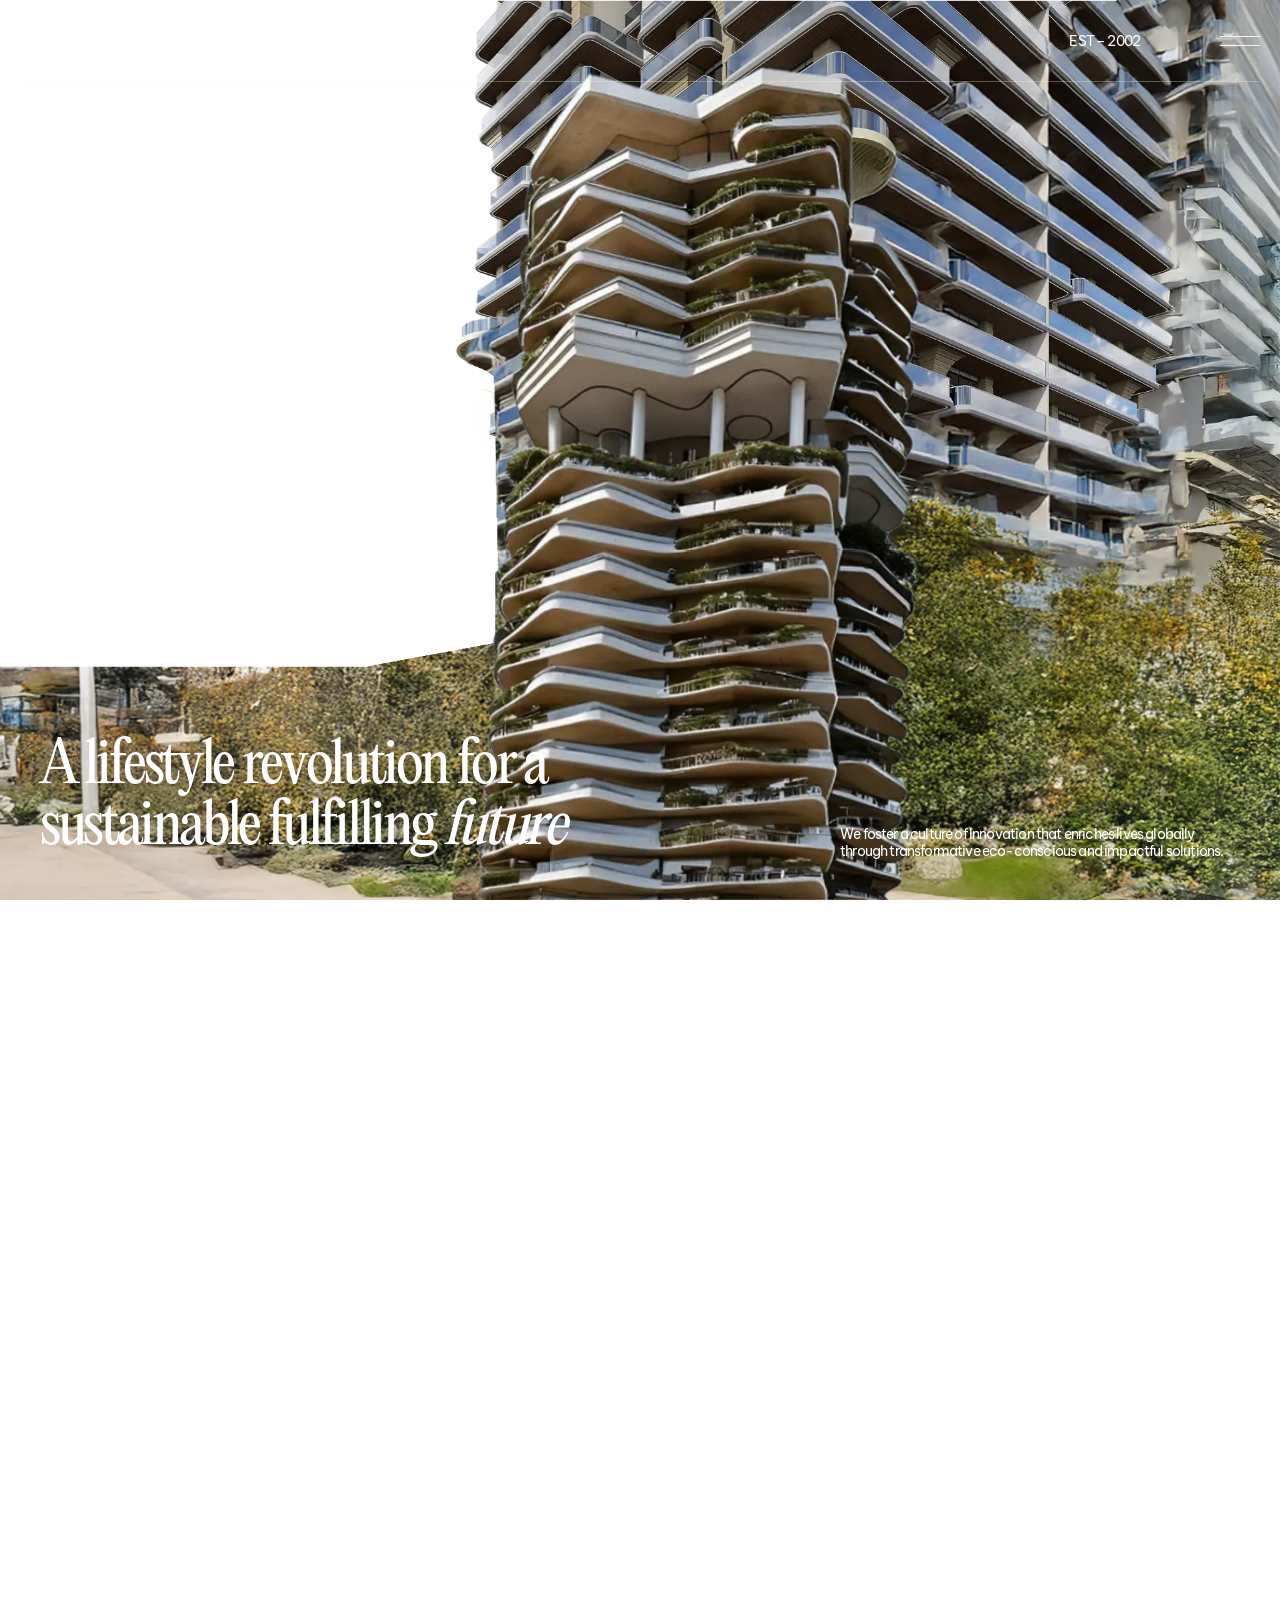
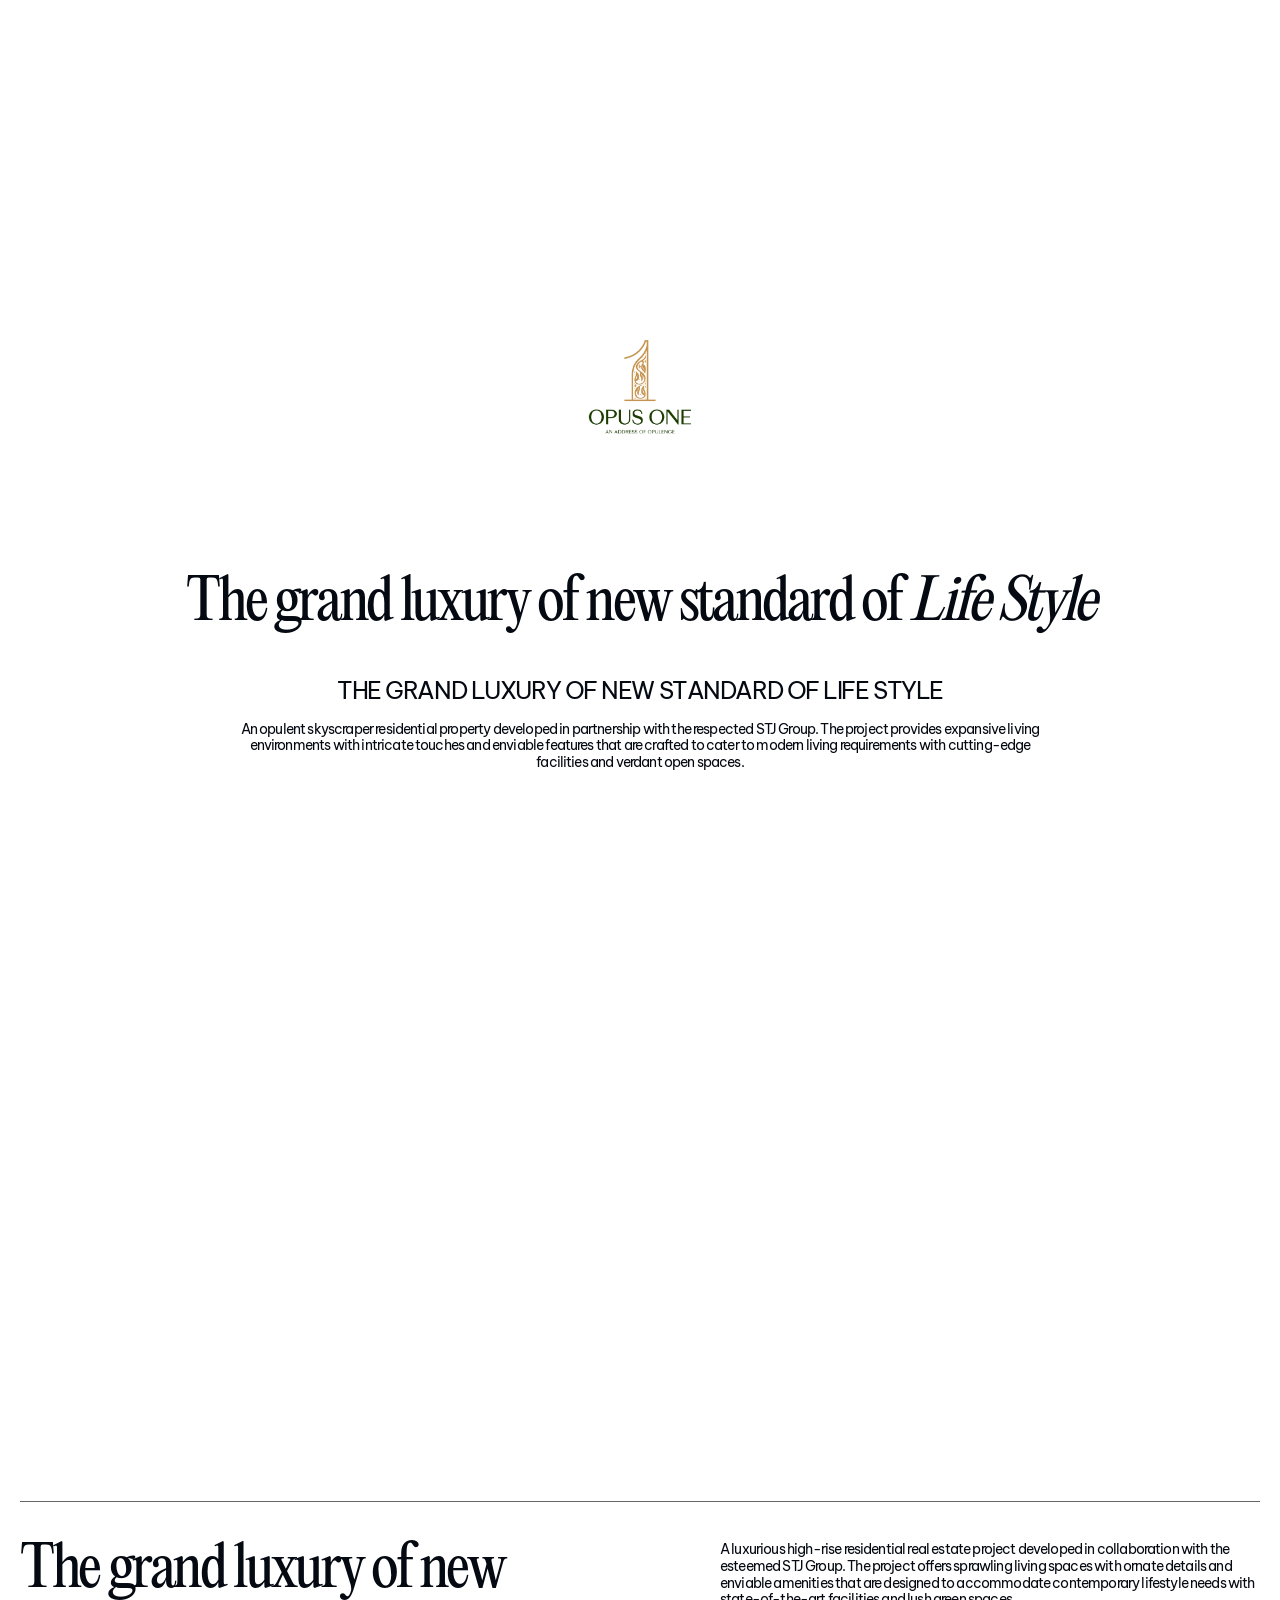
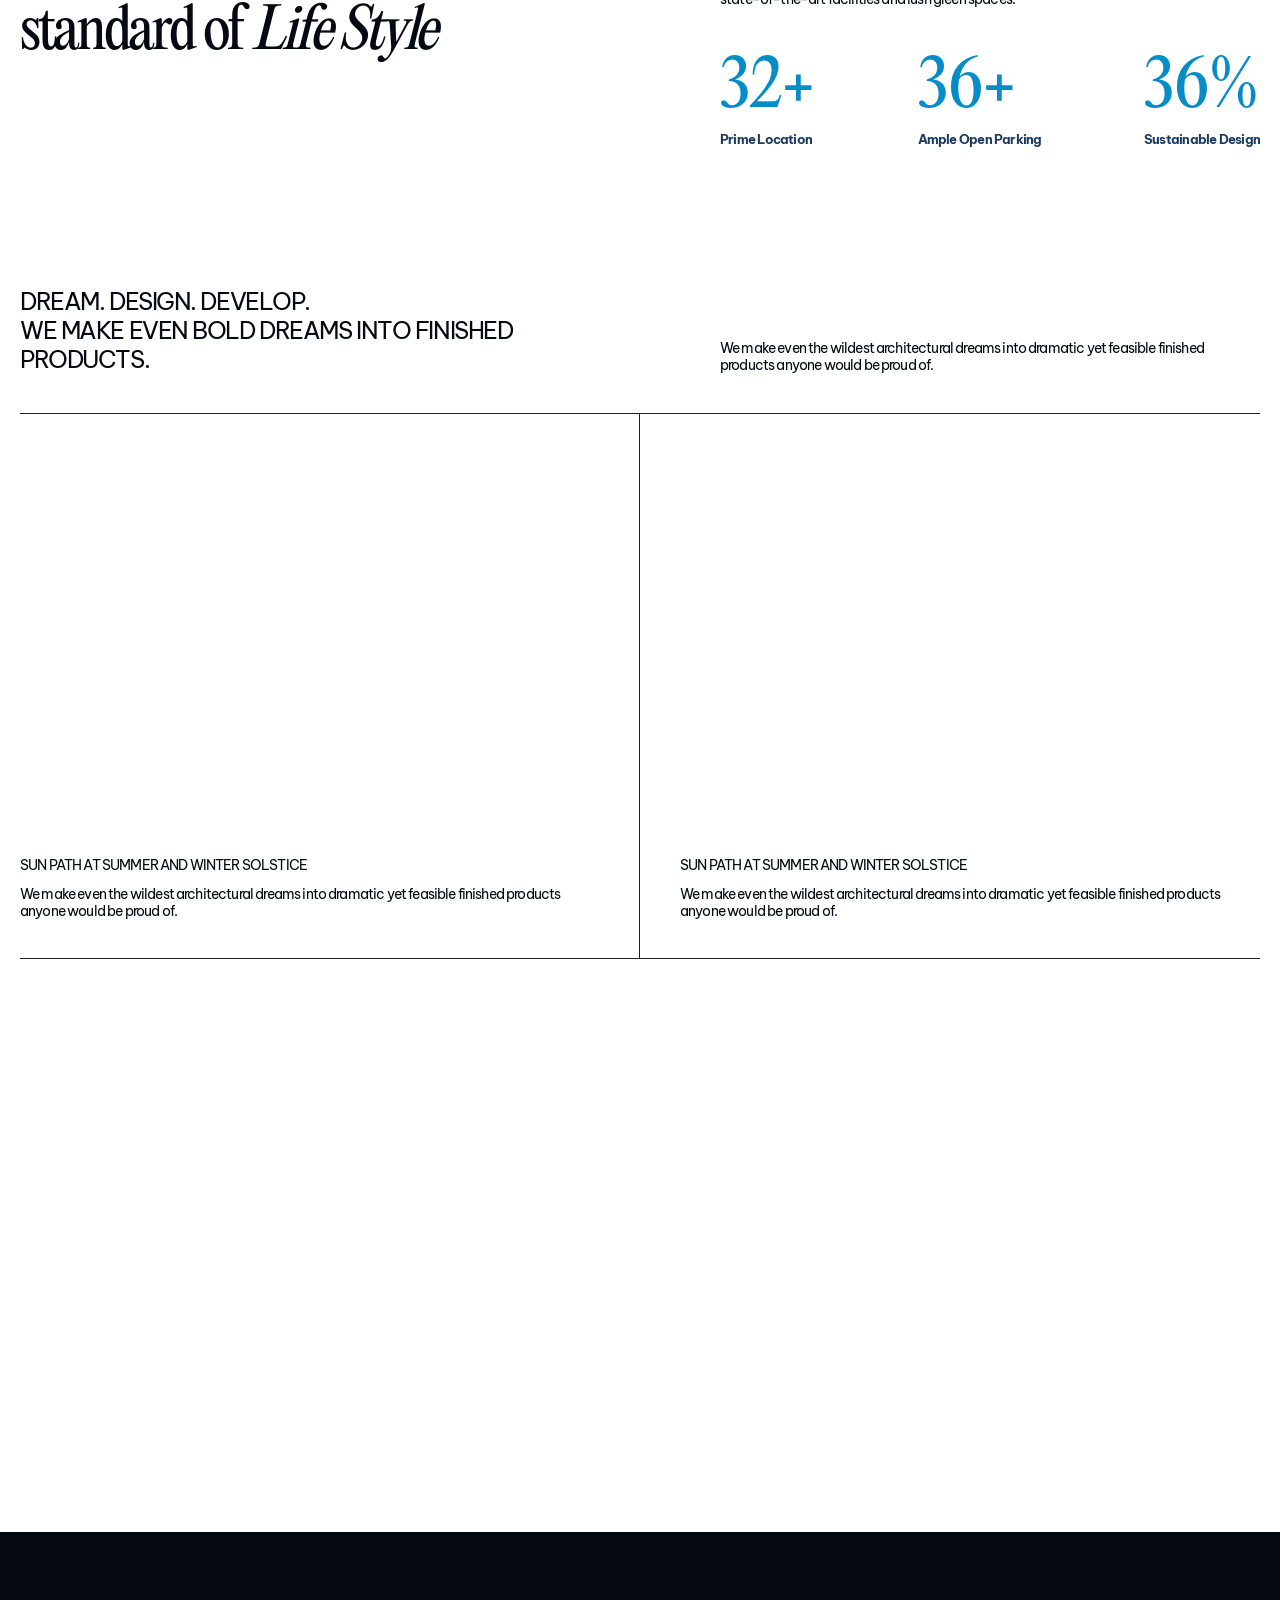
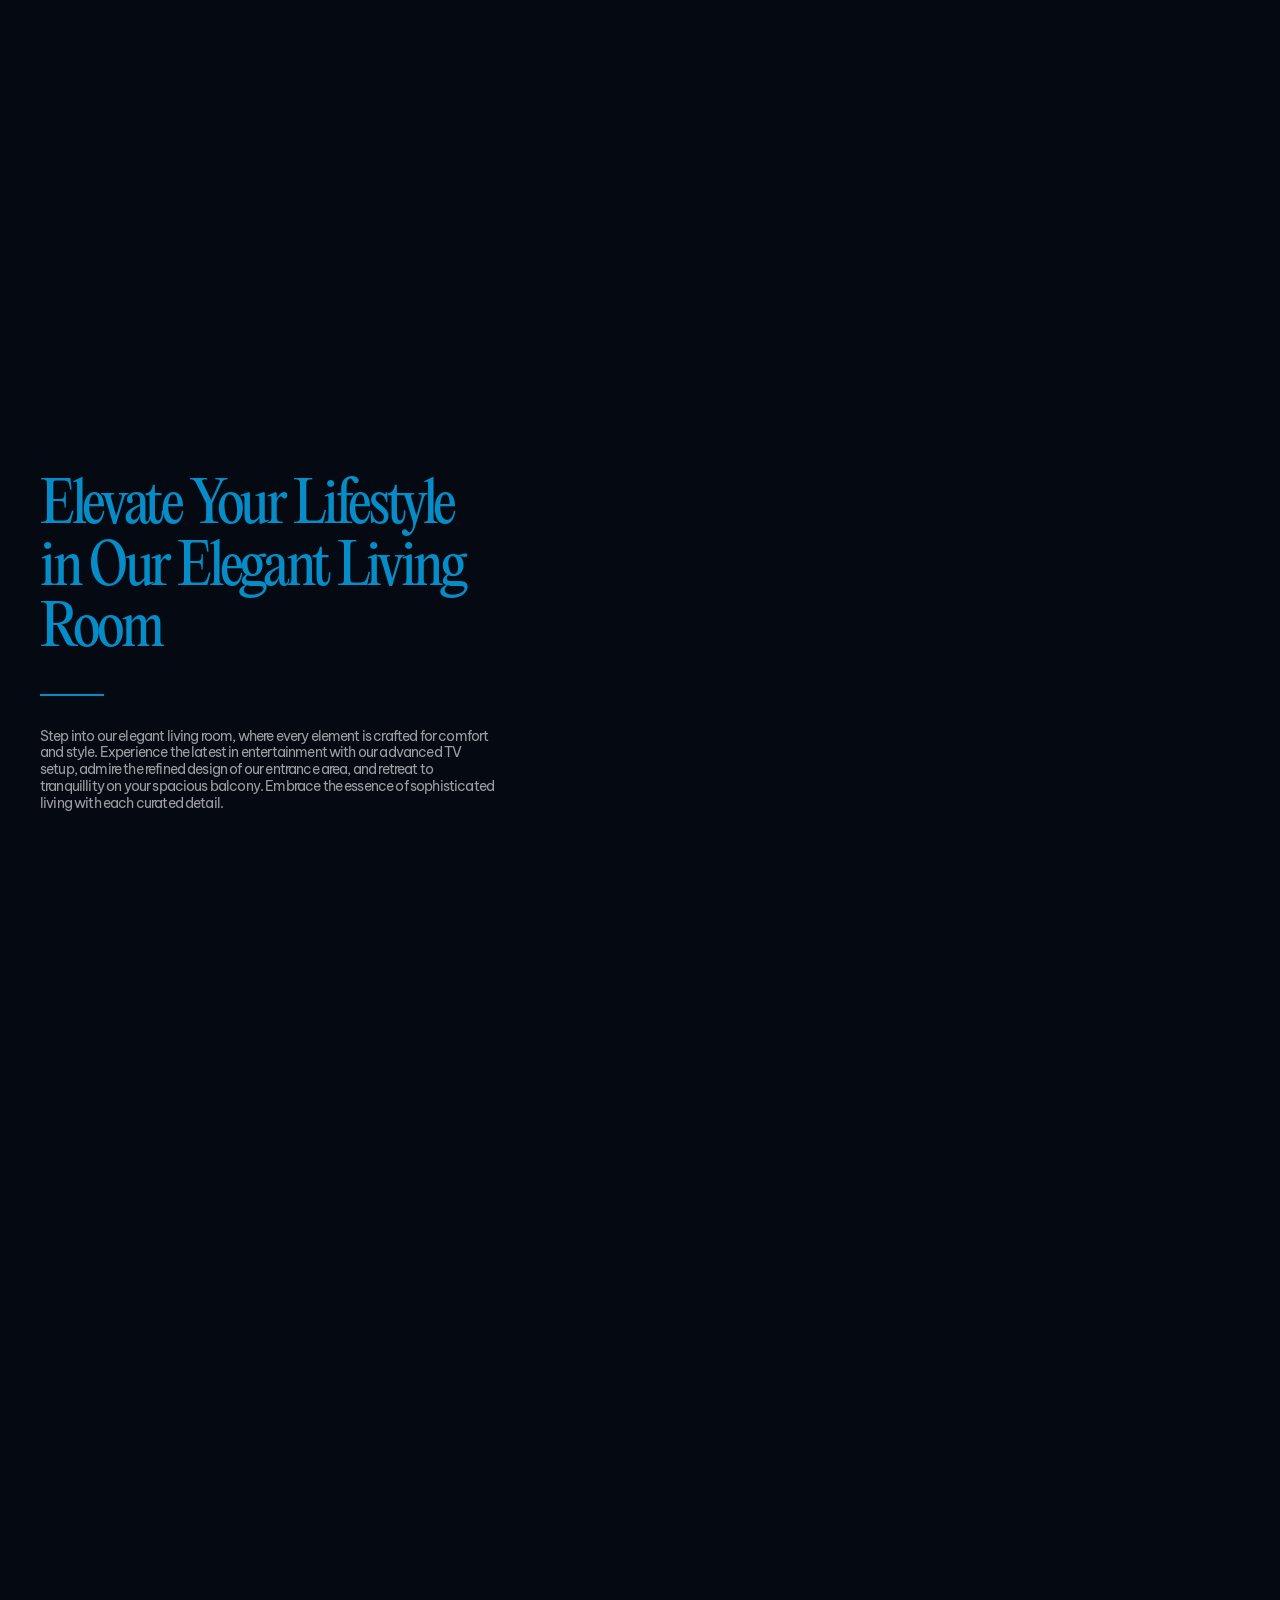
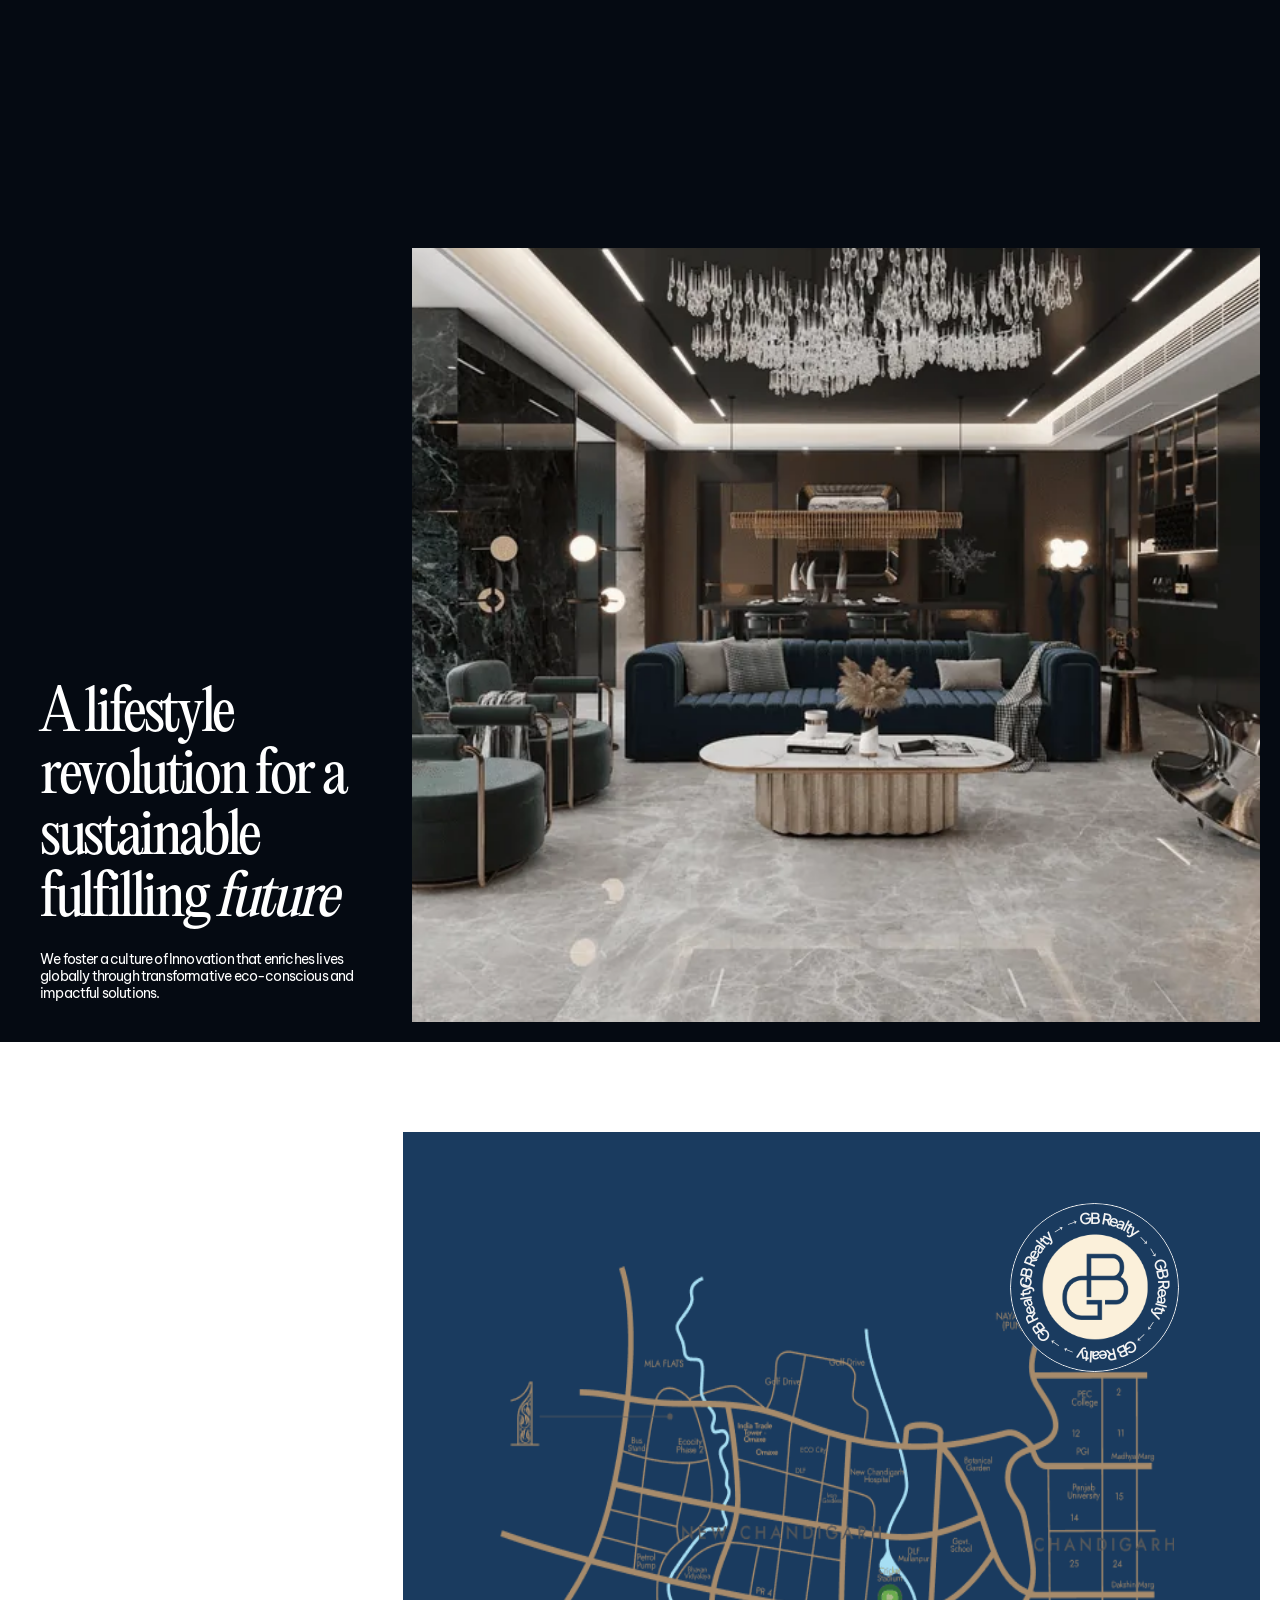
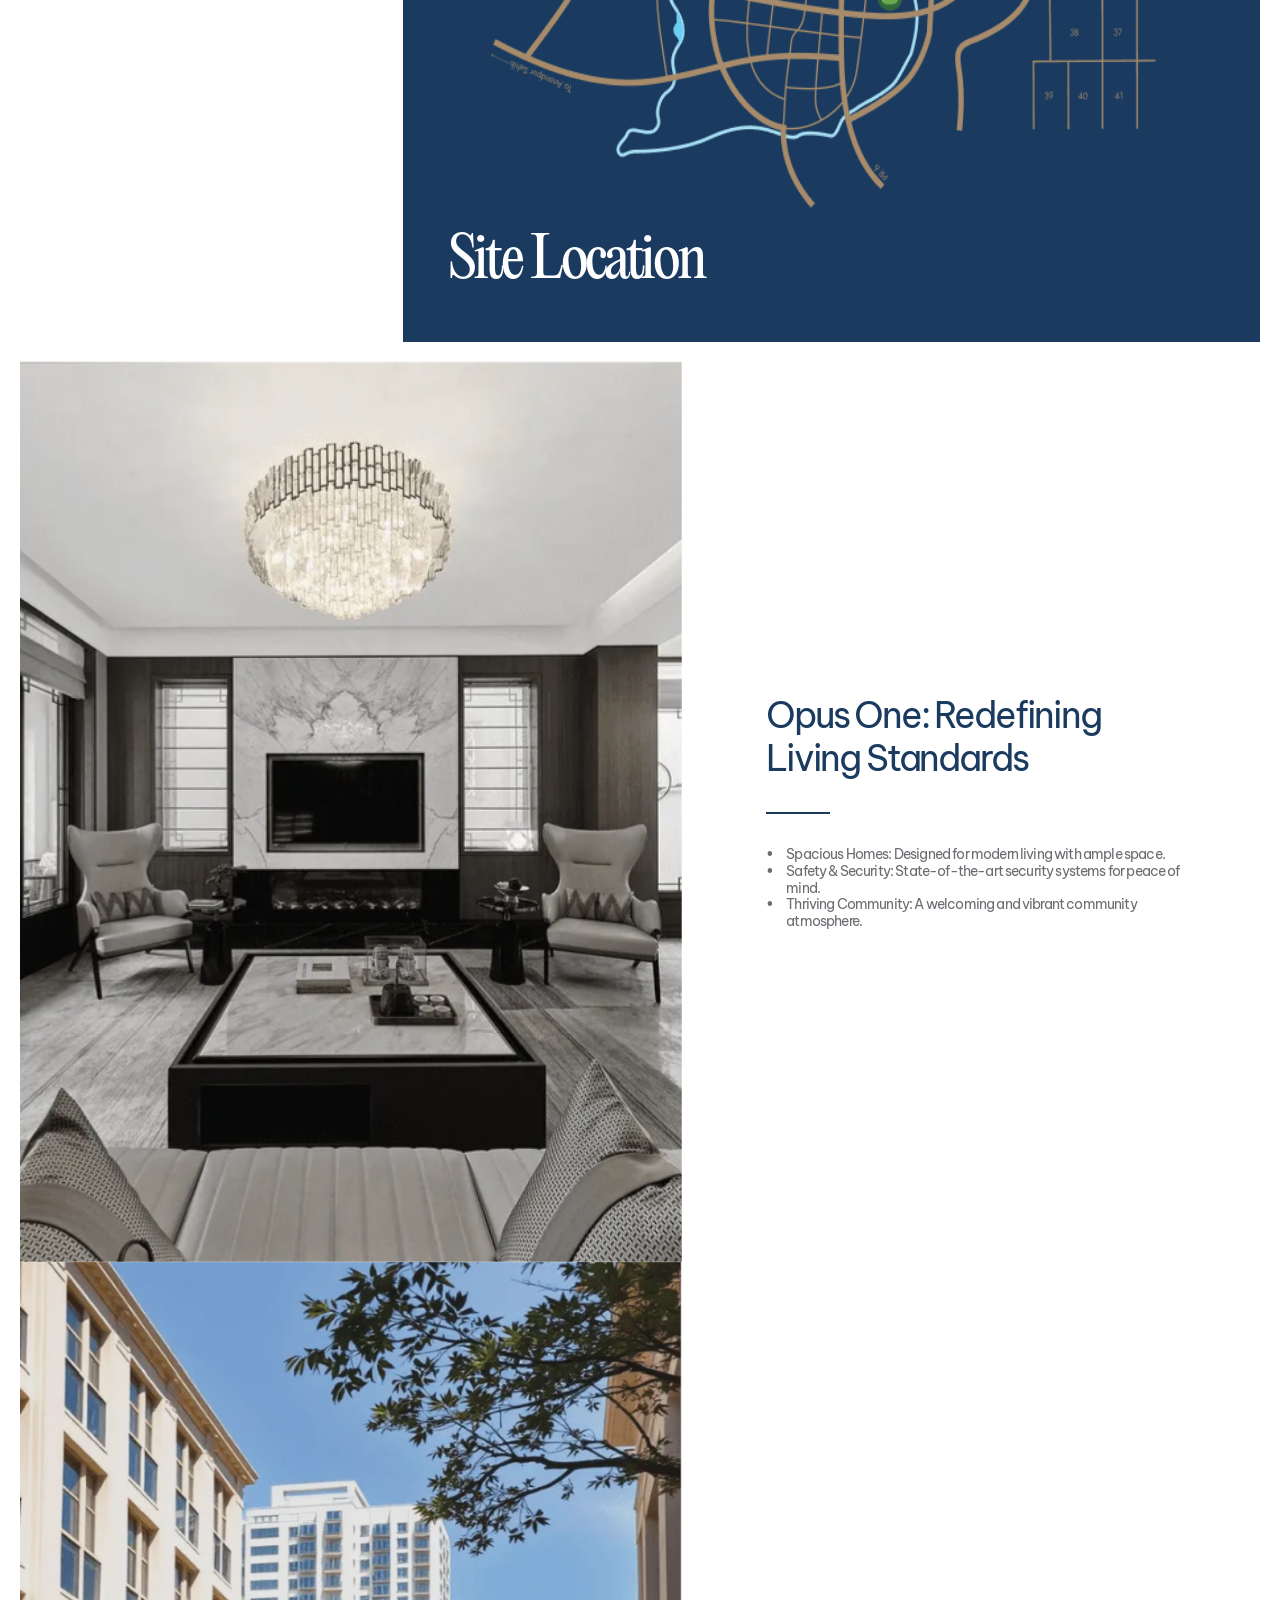
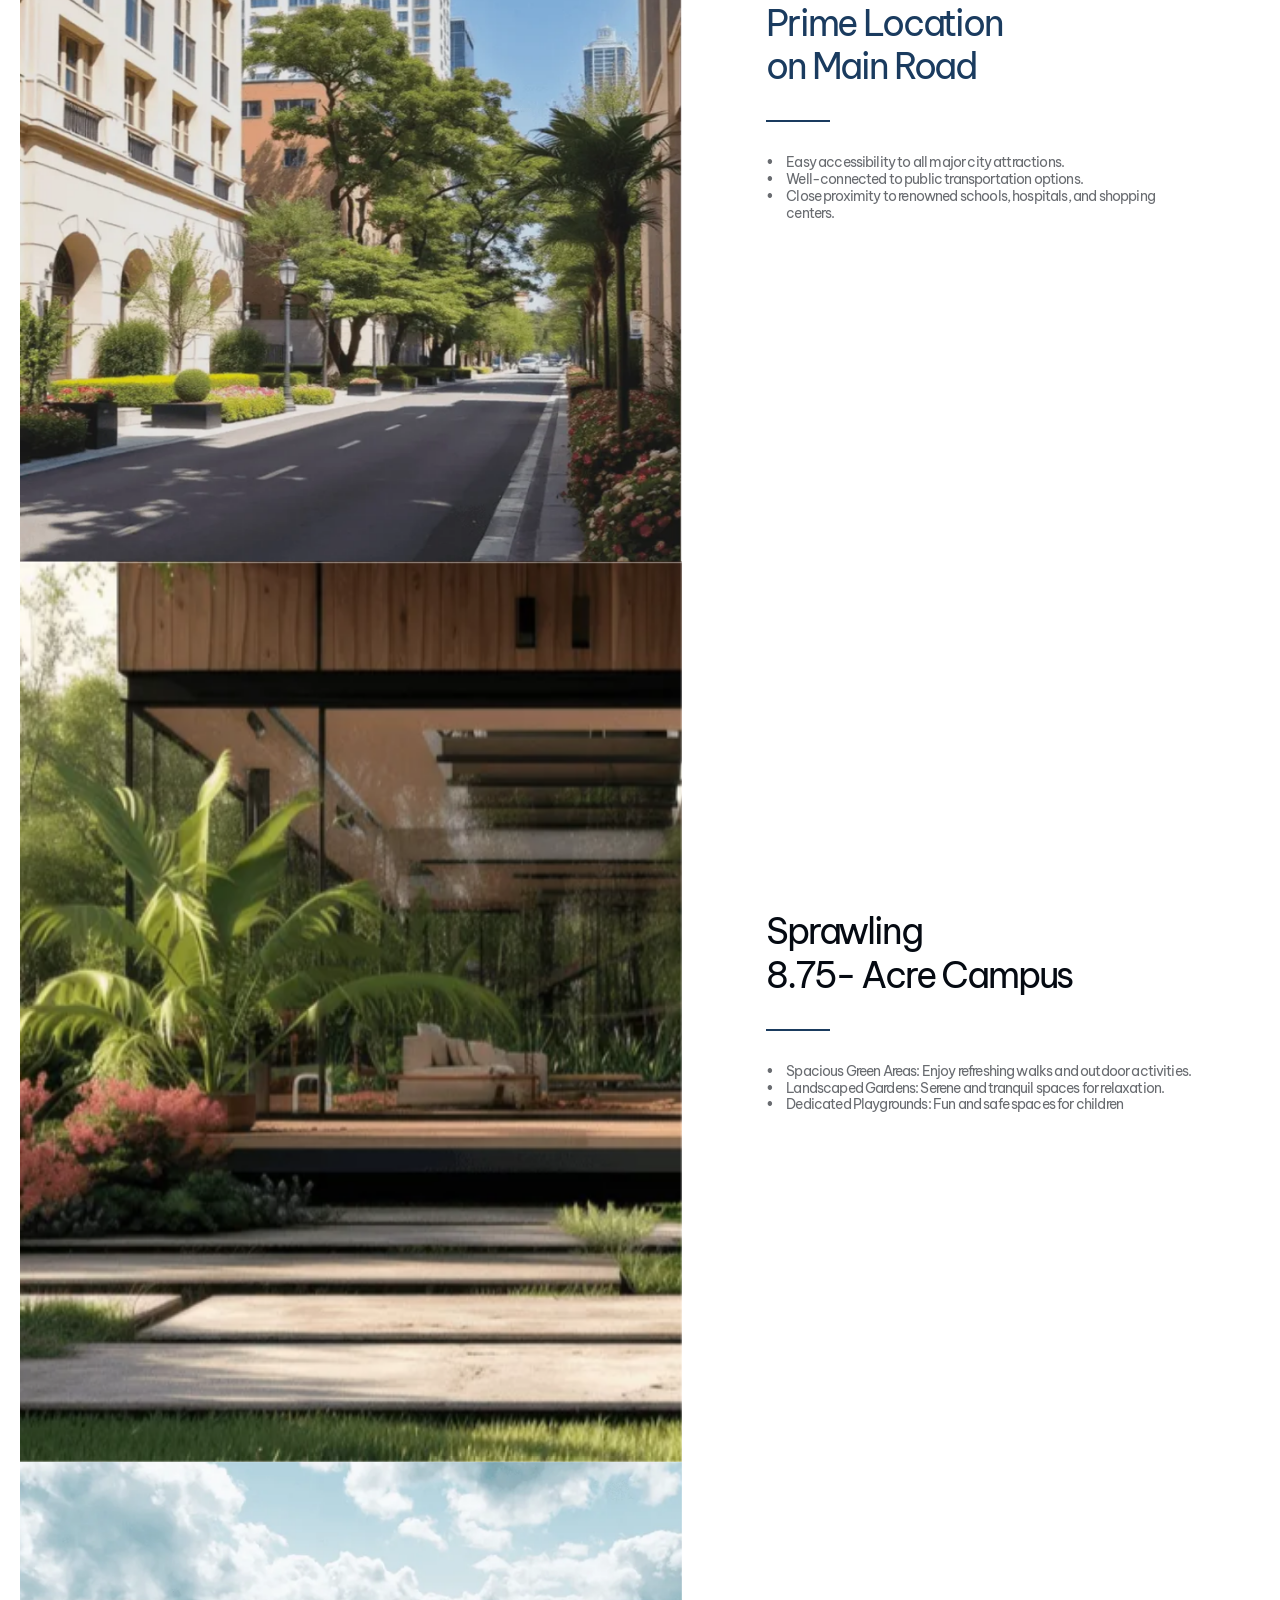
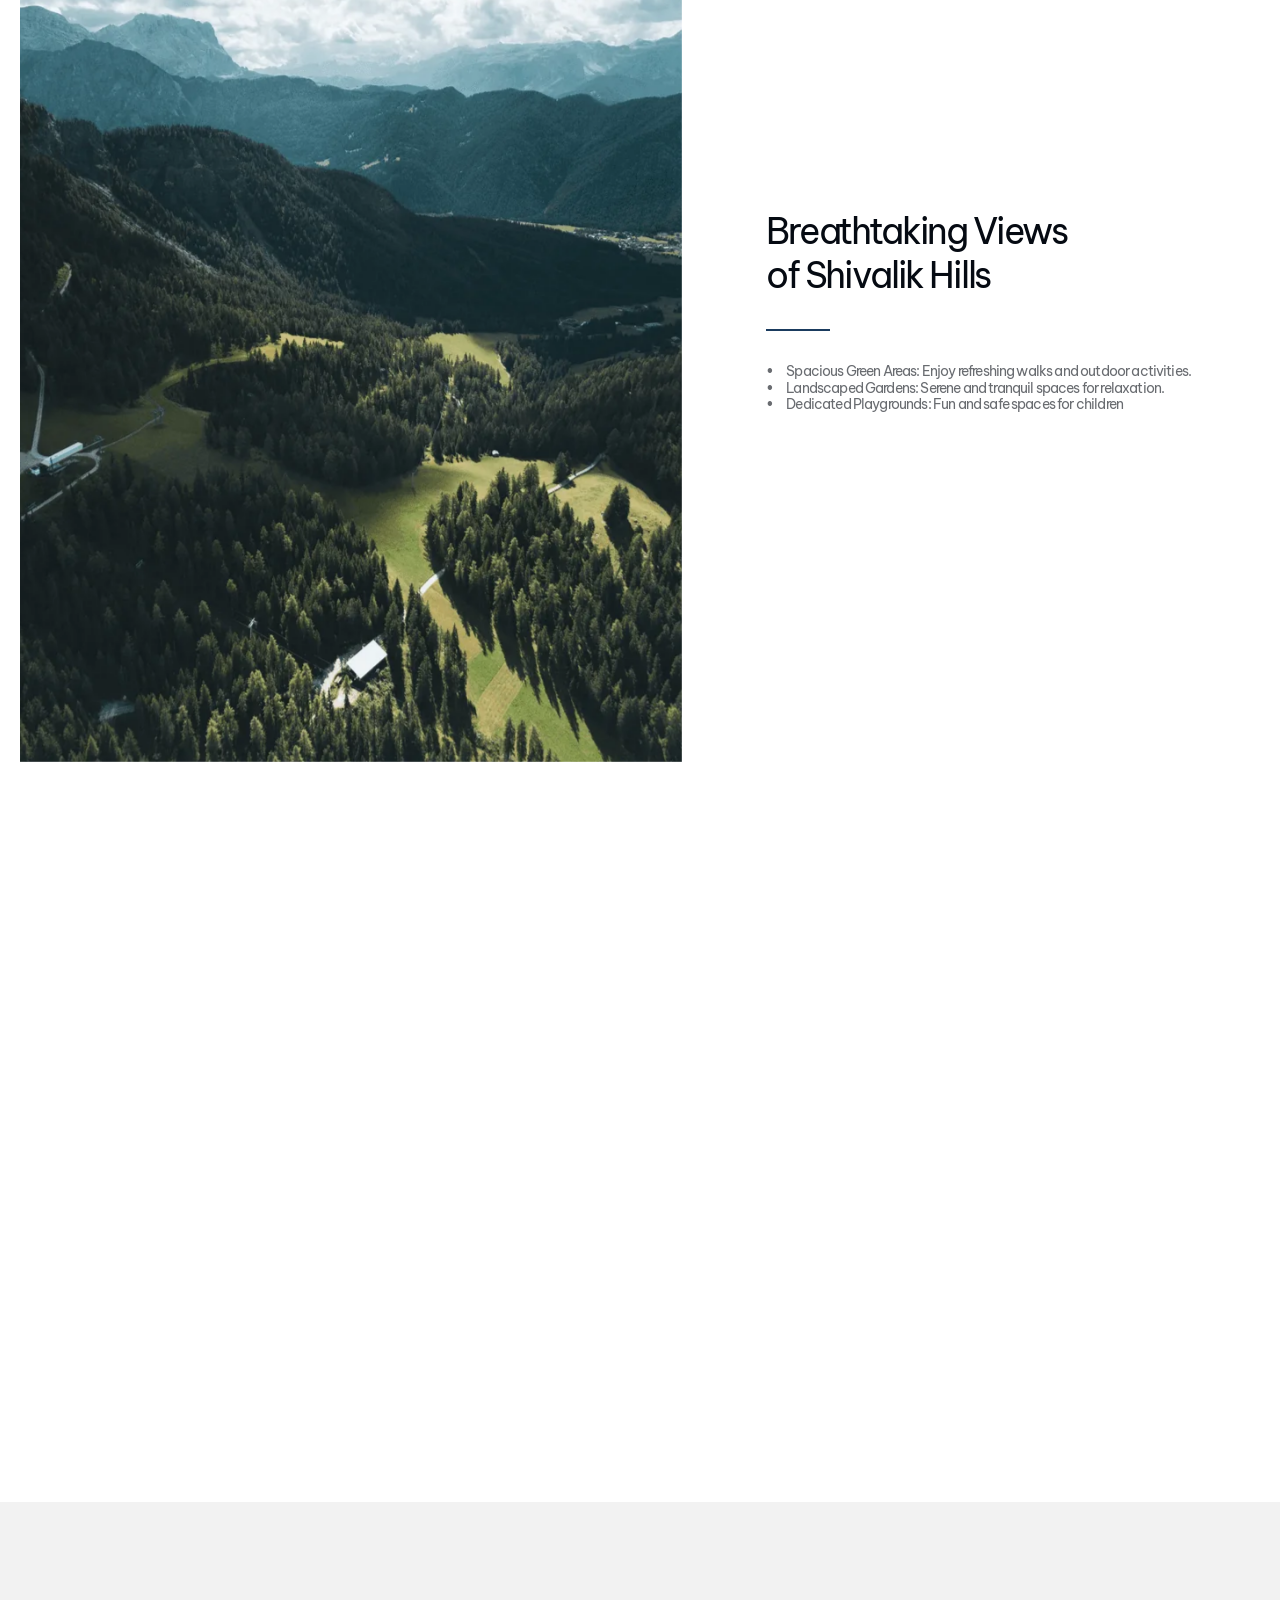
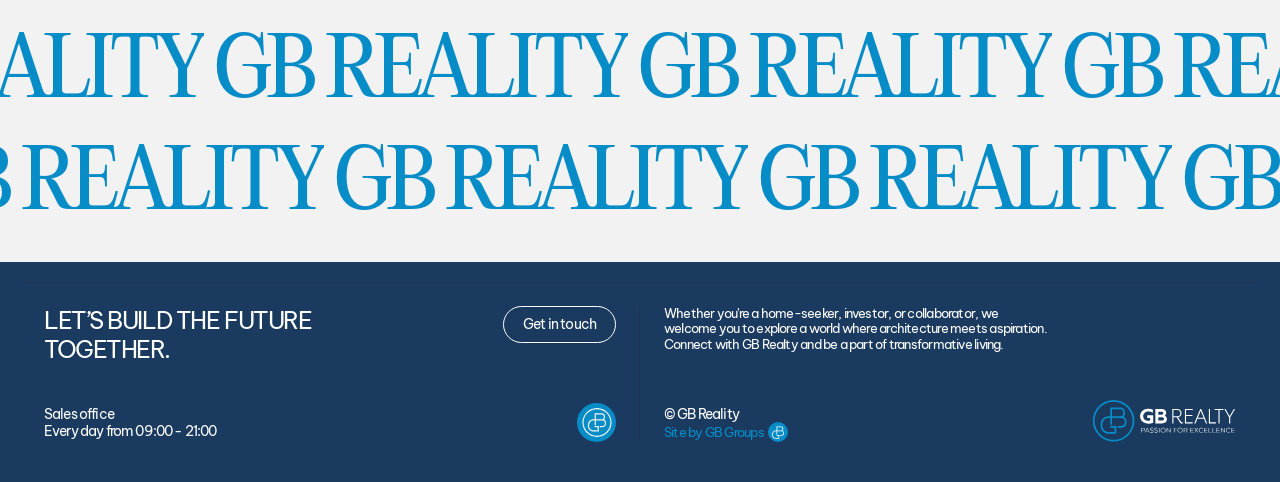
<file: opus-one/index.html>
<!DOCTYPE html>
<html class="lenis lenis-smooth"><head>
<base href="../">
<link rel="stylesheet" href="styles.css"><script>(function(){var f=window.fetch;window.fetch=function(u,o){if(typeof u==='string'&&u.includes('.framercms')){return f('assets/cms/'+u.split('/').pop(),o);}return f(u,o);};})();</script>
    <meta charset="utf-8">
    
    
    
    <!-- Start of headStart -->
    
    <!-- End of headStart -->
    <meta name="viewport" content="width=device-width">
    <meta name="generator" content="Framer eca4804">
    <title>My Framer Site</title>
    <meta name="description" content="Made with Framer">
    <meta name="framer-search-index" content="https://framerusercontent.com/sites/FtCYLde24ZjT3yyhug4U1/searchIndex-h9UGg0Ep_vdg.json">
    <link href="images-3/image-extra-1.webp" rel="icon" media="(prefers-color-scheme: light)">
    <link href="images-3/image-extra-2.webp" rel="icon" media="(prefers-color-scheme: dark)">
    <link rel="apple-touch-icon" href="images-3/image-extra-3.webp">
    <!-- Open Graph / Facebook -->
    <meta property="og:type" content="website">
    <meta property="og:title" content="My Framer Site">
    <meta property="og:description" content="Made with Framer">
    <!-- Twitter -->
    <meta name="twitter:card" content="summary_large_image">
    <meta name="twitter:title" content="My Framer Site">
    <meta name="twitter:description" content="Made with Framer">
    
    <link href="https://fonts.gstatic.com" rel="preconnect" crossorigin="">
    <meta name="robots" content="max-image-preview:large"><link rel="canonical" href="https://artsy-beginning-178790.framer.app/opus-one"><meta property="og:url" content="https://artsy-beginning-178790.framer.app/opus-one"><!-- Start of headEnd -->
    
    <!-- End of headEnd -->
</head>
<body data-demoway-document-id="c9qnv3hlhhvgb3uj0qdn1bw1">
    
    <!-- Start of bodyStart -->
    
    <!-- End of bodyStart -->
    <div id="main" data-framer-hydrate-v2="{&quot;routeId&quot;:&quot;VItMm1k2t&quot;,&quot;localeId&quot;:&quot;default&quot;,&quot;breakpoints&quot;:[{&quot;hash&quot;:&quot;1m6ltmi&quot;,&quot;mediaQuery&quot;:&quot;(min-width: 1920px)&quot;},{&quot;hash&quot;:&quot;2wesgq&quot;,&quot;mediaQuery&quot;:&quot;(min-width: 1440px) and (max-width: 1919px)&quot;},{&quot;hash&quot;:&quot;18ik7fv&quot;,&quot;mediaQuery&quot;:&quot;(min-width: 1100px) and (max-width: 1439px)&quot;},{&quot;hash&quot;:&quot;1e2l0wg&quot;,&quot;mediaQuery&quot;:&quot;(min-width: 920px) and (max-width: 1099px)&quot;},{&quot;hash&quot;:&quot;m3afhs&quot;,&quot;mediaQuery&quot;:&quot;(min-width: 810px) and (max-width: 919px)&quot;},{&quot;hash&quot;:&quot;sv59in&quot;,&quot;mediaQuery&quot;:&quot;(max-width: 809px)&quot;}]}" data-framer-ssr-released-at="2025-04-04T08:35:36.858Z" data-framer-page-optimized-at="2025-04-08T09:14:44.129Z"><!--$--><div data-framer-root="" class="framer-3qCjw framer-lCM0W framer-mMeEQ framer-0Sbf2 framer-nmGTD framer-OycW5 framer-2wesgq" style="min-height:100vh;width:auto"><div class="framer-15cr51f-container"><!--$--><!--/$--></div><div class="framer-1ah0s6v-container"><div class="ssr-variant hidden-m3afhs hidden-sv59in"><div class="framer-aSySd framer-mMeEQ framer-lCM0W framer-0Sbf2 framer-j7d64o framer-v-j7d64o" data-framer-name="Desktop" style="width: 100%; opacity: 1;"><div class="framer-1bnokhq" style="opacity: 1;"><div class="framer-btr0o9" data-border="true" data-framer-name="Frame 169" style="--border-bottom-width: 1px; --border-color: rgba(251, 240, 218, 0.3); --border-left-width: 0px; --border-right-width: 0px; --border-style: solid; --border-top-width: 0px; opacity: 1;"><!--$--><a data-framer-component-type="SVG" data-framer-name="Frame 168" href="./" style="image-rendering: pixelated; flex-shrink: 0; fill: rgb(0, 0, 0); color: rgb(0, 0, 0); opacity: 1;" class="framer-r5evlu framer-chwxw5" aria-hidden="true"><div class="svgContainer" style="width:100%;height:100%;aspect-ratio:inherit"><svg style="width:100%;height:100%" viewBox="0 0 147 42" preserveAspectRatio="none" width="100%" height="100%"><use href="#svg-1392621882_14562"></use></svg></div></a><!--/$--><div class="framer-1cwh1qp" data-framer-name="Frame 171" style="opacity: 1;"><div class="framer-1j3nqgb" data-framer-name="EST – 2022" style="outline: none; display: flex; flex-direction: column; justify-content: flex-start; flex-shrink: 0; --extracted-r6o4lv: var(--token-c454aebe-f824-4477-a9fe-4f4c223d8907, rgb(255, 255, 255)); --framer-paragraph-spacing: 0px; transform: none; opacity: 1;" data-framer-component-type="RichTextContainer"><p class="framer-text framer-styles-preset-vtq8pi" data-styles-preset="evF8iDvW7" style="--framer-text-color:var(--extracted-r6o4lv, var(--token-c454aebe-f824-4477-a9fe-4f4c223d8907, rgb(255, 255, 255)))">EST – 2002</p></div><div class="framer-1mxw4wh" data-framer-name="Frame 170" data-highlight="true" tabindex="0" style="opacity: 1;"><div class="framer-mqlise" data-framer-name="Rectangle 2" style="background-color: var(--token-0b6b96b9-a443-45b6-93c8-5aebb1ea05a7, rgb(251, 240, 218)); transform: none; opacity: 1;"></div><div class="framer-ir8ha5" data-framer-name="Rectangle 3" style="background-color: var(--token-0b6b96b9-a443-45b6-93c8-5aebb1ea05a7, rgb(251, 240, 218)); transform: none; opacity: 1;"></div></div></div></div></div><div class="framer-ffyxa7" style="opacity: 1;"><div class="framer-ivfyac" style="opacity: 1;"><div class="framer-13s9m4b" style="background-color:var(--token-57d6bfd5-cc7c-4688-b39a-8cccea45616f, rgb(64, 32, 32));opacity:0"></div><div class="framer-cwbl46" style="background-color:var(--token-6e314a8a-3c91-4456-9bf3-544eee135d16, rgb(172, 126, 101));opacity:0"></div></div></div></div></div></div><div class="framer-g1ryya"><div class="framer-tt9coy"><div class="framer-13tqopz-container" style="will-change:transform;opacity:1;transform:none"><!--$--><video src="videos/a-lifestyle-revolution-for-a-sustainable-video-1-1.mp4" loop="" preload="none" muted="" playsinline="" style="cursor:auto;width:100%;height:100%;border-radius:0px;display:block;object-fit:cover;background-color:rgba(0, 0, 0, 0);object-position:50% 50%"></video><!--/$--></div><div class="framer-rvqtjn" data-framer-name="GB Hero bg" style="will-change:transform;opacity:1;transform:none"><div style="position:absolute;border-radius:inherit;top:0;right:0;bottom:0;left:0" data-framer-background-image-wrapper="true"><img decoding="async" sizes="100vw" srcset="images-2/gb-hero-bg-2.webp 512w,images-2/gb-hero-bg-3.webp 1024w,images-2/gb-hero-bg-1.webp 1472w" src="images-2/gb-hero-bg-1.webp" alt="" style="display:block;width:100%;height:100%;border-radius:inherit;object-position:center;object-fit:cover"></div></div><div class="framer-or42u7" data-framer-name="GB Hero fg" style="will-change:transform;opacity:1;transform:none"><div style="position:absolute;border-radius:inherit;top:0;right:0;bottom:0;left:0" data-framer-background-image-wrapper="true"><img decoding="async" sizes="100vw" srcset="images-2/gb-hero-fg-5.webp 512w,images-2/gb-hero-fg-6.webp 1024w,images-2/gb-hero-fg-4.webp 1472w" src="images-2/gb-hero-fg-4.webp" alt="" style="display:block;width:100%;height:100%;border-radius:inherit;object-position:center;object-fit:cover"></div></div></div><div class="framer-1vsyu3y" data-framer-name="Frame 163824"><div class="framer-1bf9yqw" data-framer-name="A lifestyle revolution for a sustainable fulfilling future" style="outline:none;display:flex;flex-direction:column;justify-content:flex-start;flex-shrink:0;transform:none" data-framer-component-type="RichTextContainer"><h2 class="framer-text framer-styles-preset-xj869f" data-styles-preset="xSoDxa2Zp" style="--framer-text-color:var(--token-c454aebe-f824-4477-a9fe-4f4c223d8907, rgb(255, 255, 255))"><span style="white-space:nowrap"><span style="display:inline-block;opacity:0.001;filter:blur(5px);transform:translateX(0px) translateY(10px) scale(1) rotate(0deg) skewX(0deg) skewY(0deg)">A</span></span> <span style="white-space:nowrap"><span style="display:inline-block;opacity:0.001;filter:blur(5px);transform:translateX(0px) translateY(10px) scale(1) rotate(0deg) skewX(0deg) skewY(0deg)">l</span><span style="display:inline-block;opacity:0.001;filter:blur(5px);transform:translateX(0px) translateY(10px) scale(1) rotate(0deg) skewX(0deg) skewY(0deg)">i</span><span style="display:inline-block;opacity:0.001;filter:blur(5px);transform:translateX(0px) translateY(10px) scale(1) rotate(0deg) skewX(0deg) skewY(0deg)">f</span><span style="display:inline-block;opacity:0.001;filter:blur(5px);transform:translateX(0px) translateY(10px) scale(1) rotate(0deg) skewX(0deg) skewY(0deg)">e</span><span style="display:inline-block;opacity:0.001;filter:blur(5px);transform:translateX(0px) translateY(10px) scale(1) rotate(0deg) skewX(0deg) skewY(0deg)">s</span><span style="display:inline-block;opacity:0.001;filter:blur(5px);transform:translateX(0px) translateY(10px) scale(1) rotate(0deg) skewX(0deg) skewY(0deg)">t</span><span style="display:inline-block;opacity:0.001;filter:blur(5px);transform:translateX(0px) translateY(10px) scale(1) rotate(0deg) skewX(0deg) skewY(0deg)">y</span><span style="display:inline-block;opacity:0.001;filter:blur(5px);transform:translateX(0px) translateY(10px) scale(1) rotate(0deg) skewX(0deg) skewY(0deg)">l</span><span style="display:inline-block;opacity:0.001;filter:blur(5px);transform:translateX(0px) translateY(10px) scale(1) rotate(0deg) skewX(0deg) skewY(0deg)">e</span></span> <span style="white-space:nowrap"><span style="display:inline-block;opacity:0.001;filter:blur(5px);transform:translateX(0px) translateY(10px) scale(1) rotate(0deg) skewX(0deg) skewY(0deg)">r</span><span style="display:inline-block;opacity:0.001;filter:blur(5px);transform:translateX(0px) translateY(10px) scale(1) rotate(0deg) skewX(0deg) skewY(0deg)">e</span><span style="display:inline-block;opacity:0.001;filter:blur(5px);transform:translateX(0px) translateY(10px) scale(1) rotate(0deg) skewX(0deg) skewY(0deg)">v</span><span style="display:inline-block;opacity:0.001;filter:blur(5px);transform:translateX(0px) translateY(10px) scale(1) rotate(0deg) skewX(0deg) skewY(0deg)">o</span><span style="display:inline-block;opacity:0.001;filter:blur(5px);transform:translateX(0px) translateY(10px) scale(1) rotate(0deg) skewX(0deg) skewY(0deg)">l</span><span style="display:inline-block;opacity:0.001;filter:blur(5px);transform:translateX(0px) translateY(10px) scale(1) rotate(0deg) skewX(0deg) skewY(0deg)">u</span><span style="display:inline-block;opacity:0.001;filter:blur(5px);transform:translateX(0px) translateY(10px) scale(1) rotate(0deg) skewX(0deg) skewY(0deg)">t</span><span style="display:inline-block;opacity:0.001;filter:blur(5px);transform:translateX(0px) translateY(10px) scale(1) rotate(0deg) skewX(0deg) skewY(0deg)">i</span><span style="display:inline-block;opacity:0.001;filter:blur(5px);transform:translateX(0px) translateY(10px) scale(1) rotate(0deg) skewX(0deg) skewY(0deg)">o</span><span style="display:inline-block;opacity:0.001;filter:blur(5px);transform:translateX(0px) translateY(10px) scale(1) rotate(0deg) skewX(0deg) skewY(0deg)">n</span></span> <span style="white-space:nowrap"><span style="display:inline-block;opacity:0.001;filter:blur(5px);transform:translateX(0px) translateY(10px) scale(1) rotate(0deg) skewX(0deg) skewY(0deg)">f</span><span style="display:inline-block;opacity:0.001;filter:blur(5px);transform:translateX(0px) translateY(10px) scale(1) rotate(0deg) skewX(0deg) skewY(0deg)">o</span><span style="display:inline-block;opacity:0.001;filter:blur(5px);transform:translateX(0px) translateY(10px) scale(1) rotate(0deg) skewX(0deg) skewY(0deg)">r</span></span> <span style="white-space:nowrap"><span style="display:inline-block;opacity:0.001;filter:blur(5px);transform:translateX(0px) translateY(10px) scale(1) rotate(0deg) skewX(0deg) skewY(0deg)">a</span></span> <span style="white-space:nowrap"><span style="display:inline-block;opacity:0.001;filter:blur(5px);transform:translateX(0px) translateY(10px) scale(1) rotate(0deg) skewX(0deg) skewY(0deg)">s</span><span style="display:inline-block;opacity:0.001;filter:blur(5px);transform:translateX(0px) translateY(10px) scale(1) rotate(0deg) skewX(0deg) skewY(0deg)">u</span><span style="display:inline-block;opacity:0.001;filter:blur(5px);transform:translateX(0px) translateY(10px) scale(1) rotate(0deg) skewX(0deg) skewY(0deg)">s</span><span style="display:inline-block;opacity:0.001;filter:blur(5px);transform:translateX(0px) translateY(10px) scale(1) rotate(0deg) skewX(0deg) skewY(0deg)">t</span><span style="display:inline-block;opacity:0.001;filter:blur(5px);transform:translateX(0px) translateY(10px) scale(1) rotate(0deg) skewX(0deg) skewY(0deg)">a</span><span style="display:inline-block;opacity:0.001;filter:blur(5px);transform:translateX(0px) translateY(10px) scale(1) rotate(0deg) skewX(0deg) skewY(0deg)">i</span><span style="display:inline-block;opacity:0.001;filter:blur(5px);transform:translateX(0px) translateY(10px) scale(1) rotate(0deg) skewX(0deg) skewY(0deg)">n</span><span style="display:inline-block;opacity:0.001;filter:blur(5px);transform:translateX(0px) translateY(10px) scale(1) rotate(0deg) skewX(0deg) skewY(0deg)">a</span><span style="display:inline-block;opacity:0.001;filter:blur(5px);transform:translateX(0px) translateY(10px) scale(1) rotate(0deg) skewX(0deg) skewY(0deg)">b</span><span style="display:inline-block;opacity:0.001;filter:blur(5px);transform:translateX(0px) translateY(10px) scale(1) rotate(0deg) skewX(0deg) skewY(0deg)">l</span><span style="display:inline-block;opacity:0.001;filter:blur(5px);transform:translateX(0px) translateY(10px) scale(1) rotate(0deg) skewX(0deg) skewY(0deg)">e</span></span> <span style="white-space:nowrap"><span style="display:inline-block;opacity:0.001;filter:blur(5px);transform:translateX(0px) translateY(10px) scale(1) rotate(0deg) skewX(0deg) skewY(0deg)">f</span><span style="display:inline-block;opacity:0.001;filter:blur(5px);transform:translateX(0px) translateY(10px) scale(1) rotate(0deg) skewX(0deg) skewY(0deg)">u</span><span style="display:inline-block;opacity:0.001;filter:blur(5px);transform:translateX(0px) translateY(10px) scale(1) rotate(0deg) skewX(0deg) skewY(0deg)">l</span><span style="display:inline-block;opacity:0.001;filter:blur(5px);transform:translateX(0px) translateY(10px) scale(1) rotate(0deg) skewX(0deg) skewY(0deg)">f</span><span style="display:inline-block;opacity:0.001;filter:blur(5px);transform:translateX(0px) translateY(10px) scale(1) rotate(0deg) skewX(0deg) skewY(0deg)">i</span><span style="display:inline-block;opacity:0.001;filter:blur(5px);transform:translateX(0px) translateY(10px) scale(1) rotate(0deg) skewX(0deg) skewY(0deg)">l</span><span style="display:inline-block;opacity:0.001;filter:blur(5px);transform:translateX(0px) translateY(10px) scale(1) rotate(0deg) skewX(0deg) skewY(0deg)">l</span><span style="display:inline-block;opacity:0.001;filter:blur(5px);transform:translateX(0px) translateY(10px) scale(1) rotate(0deg) skewX(0deg) skewY(0deg)">i</span><span style="display:inline-block;opacity:0.001;filter:blur(5px);transform:translateX(0px) translateY(10px) scale(1) rotate(0deg) skewX(0deg) skewY(0deg)">n</span><span style="display:inline-block;opacity:0.001;filter:blur(5px);transform:translateX(0px) translateY(10px) scale(1) rotate(0deg) skewX(0deg) skewY(0deg)">g</span></span> <span style="white-space:nowrap"></span><em class="framer-text"><span style="white-space:nowrap"><span style="display:inline-block;opacity:0.001;filter:blur(5px);transform:translateX(0px) translateY(10px) scale(1) rotate(0deg) skewX(0deg) skewY(0deg)">f</span><span style="display:inline-block;opacity:0.001;filter:blur(5px);transform:translateX(0px) translateY(10px) scale(1) rotate(0deg) skewX(0deg) skewY(0deg)">u</span><span style="display:inline-block;opacity:0.001;filter:blur(5px);transform:translateX(0px) translateY(10px) scale(1) rotate(0deg) skewX(0deg) skewY(0deg)">t</span><span style="display:inline-block;opacity:0.001;filter:blur(5px);transform:translateX(0px) translateY(10px) scale(1) rotate(0deg) skewX(0deg) skewY(0deg)">u</span><span style="display:inline-block;opacity:0.001;filter:blur(5px);transform:translateX(0px) translateY(10px) scale(1) rotate(0deg) skewX(0deg) skewY(0deg)">r</span><span style="display:inline-block;opacity:0.001;filter:blur(5px);transform:translateX(0px) translateY(10px) scale(1) rotate(0deg) skewX(0deg) skewY(0deg)">e</span></span></em></h2></div><div class="framer-1m29jdn" data-framer-name="We foster a culture of Innovation that enriches lives globally through transformative eco-conscious and impactful solutions." style="outline:none;display:flex;flex-direction:column;justify-content:flex-start;flex-shrink:0;transform:none" data-framer-component-type="RichTextContainer"><p class="framer-text framer-styles-preset-vtq8pi" data-styles-preset="evF8iDvW7" style="--framer-text-color:var(--token-c454aebe-f824-4477-a9fe-4f4c223d8907, rgb(255, 255, 255))"><span style="white-space:nowrap"><span style="display:inline-block;opacity:0.001;filter:blur(5px);transform:translateX(0px) translateY(10px) scale(1) rotate(0deg) skewX(0deg) skewY(0deg)">W</span><span style="display:inline-block;opacity:0.001;filter:blur(5px);transform:translateX(0px) translateY(10px) scale(1) rotate(0deg) skewX(0deg) skewY(0deg)">e</span></span> <span style="white-space:nowrap"><span style="display:inline-block;opacity:0.001;filter:blur(5px);transform:translateX(0px) translateY(10px) scale(1) rotate(0deg) skewX(0deg) skewY(0deg)">f</span><span style="display:inline-block;opacity:0.001;filter:blur(5px);transform:translateX(0px) translateY(10px) scale(1) rotate(0deg) skewX(0deg) skewY(0deg)">o</span><span style="display:inline-block;opacity:0.001;filter:blur(5px);transform:translateX(0px) translateY(10px) scale(1) rotate(0deg) skewX(0deg) skewY(0deg)">s</span><span style="display:inline-block;opacity:0.001;filter:blur(5px);transform:translateX(0px) translateY(10px) scale(1) rotate(0deg) skewX(0deg) skewY(0deg)">t</span><span style="display:inline-block;opacity:0.001;filter:blur(5px);transform:translateX(0px) translateY(10px) scale(1) rotate(0deg) skewX(0deg) skewY(0deg)">e</span><span style="display:inline-block;opacity:0.001;filter:blur(5px);transform:translateX(0px) translateY(10px) scale(1) rotate(0deg) skewX(0deg) skewY(0deg)">r</span></span> <span style="white-space:nowrap"><span style="display:inline-block;opacity:0.001;filter:blur(5px);transform:translateX(0px) translateY(10px) scale(1) rotate(0deg) skewX(0deg) skewY(0deg)">a</span></span> <span style="white-space:nowrap"><span style="display:inline-block;opacity:0.001;filter:blur(5px);transform:translateX(0px) translateY(10px) scale(1) rotate(0deg) skewX(0deg) skewY(0deg)">c</span><span style="display:inline-block;opacity:0.001;filter:blur(5px);transform:translateX(0px) translateY(10px) scale(1) rotate(0deg) skewX(0deg) skewY(0deg)">u</span><span style="display:inline-block;opacity:0.001;filter:blur(5px);transform:translateX(0px) translateY(10px) scale(1) rotate(0deg) skewX(0deg) skewY(0deg)">l</span><span style="display:inline-block;opacity:0.001;filter:blur(5px);transform:translateX(0px) translateY(10px) scale(1) rotate(0deg) skewX(0deg) skewY(0deg)">t</span><span style="display:inline-block;opacity:0.001;filter:blur(5px);transform:translateX(0px) translateY(10px) scale(1) rotate(0deg) skewX(0deg) skewY(0deg)">u</span><span style="display:inline-block;opacity:0.001;filter:blur(5px);transform:translateX(0px) translateY(10px) scale(1) rotate(0deg) skewX(0deg) skewY(0deg)">r</span><span style="display:inline-block;opacity:0.001;filter:blur(5px);transform:translateX(0px) translateY(10px) scale(1) rotate(0deg) skewX(0deg) skewY(0deg)">e</span></span> <span style="white-space:nowrap"><span style="display:inline-block;opacity:0.001;filter:blur(5px);transform:translateX(0px) translateY(10px) scale(1) rotate(0deg) skewX(0deg) skewY(0deg)">o</span><span style="display:inline-block;opacity:0.001;filter:blur(5px);transform:translateX(0px) translateY(10px) scale(1) rotate(0deg) skewX(0deg) skewY(0deg)">f</span></span> <span style="white-space:nowrap"><span style="display:inline-block;opacity:0.001;filter:blur(5px);transform:translateX(0px) translateY(10px) scale(1) rotate(0deg) skewX(0deg) skewY(0deg)">I</span><span style="display:inline-block;opacity:0.001;filter:blur(5px);transform:translateX(0px) translateY(10px) scale(1) rotate(0deg) skewX(0deg) skewY(0deg)">n</span><span style="display:inline-block;opacity:0.001;filter:blur(5px);transform:translateX(0px) translateY(10px) scale(1) rotate(0deg) skewX(0deg) skewY(0deg)">n</span><span style="display:inline-block;opacity:0.001;filter:blur(5px);transform:translateX(0px) translateY(10px) scale(1) rotate(0deg) skewX(0deg) skewY(0deg)">o</span><span style="display:inline-block;opacity:0.001;filter:blur(5px);transform:translateX(0px) translateY(10px) scale(1) rotate(0deg) skewX(0deg) skewY(0deg)">v</span><span style="display:inline-block;opacity:0.001;filter:blur(5px);transform:translateX(0px) translateY(10px) scale(1) rotate(0deg) skewX(0deg) skewY(0deg)">a</span><span style="display:inline-block;opacity:0.001;filter:blur(5px);transform:translateX(0px) translateY(10px) scale(1) rotate(0deg) skewX(0deg) skewY(0deg)">t</span><span style="display:inline-block;opacity:0.001;filter:blur(5px);transform:translateX(0px) translateY(10px) scale(1) rotate(0deg) skewX(0deg) skewY(0deg)">i</span><span style="display:inline-block;opacity:0.001;filter:blur(5px);transform:translateX(0px) translateY(10px) scale(1) rotate(0deg) skewX(0deg) skewY(0deg)">o</span><span style="display:inline-block;opacity:0.001;filter:blur(5px);transform:translateX(0px) translateY(10px) scale(1) rotate(0deg) skewX(0deg) skewY(0deg)">n</span></span> <span style="white-space:nowrap"><span style="display:inline-block;opacity:0.001;filter:blur(5px);transform:translateX(0px) translateY(10px) scale(1) rotate(0deg) skewX(0deg) skewY(0deg)">t</span><span style="display:inline-block;opacity:0.001;filter:blur(5px);transform:translateX(0px) translateY(10px) scale(1) rotate(0deg) skewX(0deg) skewY(0deg)">h</span><span style="display:inline-block;opacity:0.001;filter:blur(5px);transform:translateX(0px) translateY(10px) scale(1) rotate(0deg) skewX(0deg) skewY(0deg)">a</span><span style="display:inline-block;opacity:0.001;filter:blur(5px);transform:translateX(0px) translateY(10px) scale(1) rotate(0deg) skewX(0deg) skewY(0deg)">t</span></span> <span style="white-space:nowrap"><span style="display:inline-block;opacity:0.001;filter:blur(5px);transform:translateX(0px) translateY(10px) scale(1) rotate(0deg) skewX(0deg) skewY(0deg)">e</span><span style="display:inline-block;opacity:0.001;filter:blur(5px);transform:translateX(0px) translateY(10px) scale(1) rotate(0deg) skewX(0deg) skewY(0deg)">n</span><span style="display:inline-block;opacity:0.001;filter:blur(5px);transform:translateX(0px) translateY(10px) scale(1) rotate(0deg) skewX(0deg) skewY(0deg)">r</span><span style="display:inline-block;opacity:0.001;filter:blur(5px);transform:translateX(0px) translateY(10px) scale(1) rotate(0deg) skewX(0deg) skewY(0deg)">i</span><span style="display:inline-block;opacity:0.001;filter:blur(5px);transform:translateX(0px) translateY(10px) scale(1) rotate(0deg) skewX(0deg) skewY(0deg)">c</span><span style="display:inline-block;opacity:0.001;filter:blur(5px);transform:translateX(0px) translateY(10px) scale(1) rotate(0deg) skewX(0deg) skewY(0deg)">h</span><span style="display:inline-block;opacity:0.001;filter:blur(5px);transform:translateX(0px) translateY(10px) scale(1) rotate(0deg) skewX(0deg) skewY(0deg)">e</span><span style="display:inline-block;opacity:0.001;filter:blur(5px);transform:translateX(0px) translateY(10px) scale(1) rotate(0deg) skewX(0deg) skewY(0deg)">s</span></span> <span style="white-space:nowrap"><span style="display:inline-block;opacity:0.001;filter:blur(5px);transform:translateX(0px) translateY(10px) scale(1) rotate(0deg) skewX(0deg) skewY(0deg)">l</span><span style="display:inline-block;opacity:0.001;filter:blur(5px);transform:translateX(0px) translateY(10px) scale(1) rotate(0deg) skewX(0deg) skewY(0deg)">i</span><span style="display:inline-block;opacity:0.001;filter:blur(5px);transform:translateX(0px) translateY(10px) scale(1) rotate(0deg) skewX(0deg) skewY(0deg)">v</span><span style="display:inline-block;opacity:0.001;filter:blur(5px);transform:translateX(0px) translateY(10px) scale(1) rotate(0deg) skewX(0deg) skewY(0deg)">e</span><span style="display:inline-block;opacity:0.001;filter:blur(5px);transform:translateX(0px) translateY(10px) scale(1) rotate(0deg) skewX(0deg) skewY(0deg)">s</span></span> <span style="white-space:nowrap"><span style="display:inline-block;opacity:0.001;filter:blur(5px);transform:translateX(0px) translateY(10px) scale(1) rotate(0deg) skewX(0deg) skewY(0deg)">g</span><span style="display:inline-block;opacity:0.001;filter:blur(5px);transform:translateX(0px) translateY(10px) scale(1) rotate(0deg) skewX(0deg) skewY(0deg)">l</span><span style="display:inline-block;opacity:0.001;filter:blur(5px);transform:translateX(0px) translateY(10px) scale(1) rotate(0deg) skewX(0deg) skewY(0deg)">o</span><span style="display:inline-block;opacity:0.001;filter:blur(5px);transform:translateX(0px) translateY(10px) scale(1) rotate(0deg) skewX(0deg) skewY(0deg)">b</span><span style="display:inline-block;opacity:0.001;filter:blur(5px);transform:translateX(0px) translateY(10px) scale(1) rotate(0deg) skewX(0deg) skewY(0deg)">a</span><span style="display:inline-block;opacity:0.001;filter:blur(5px);transform:translateX(0px) translateY(10px) scale(1) rotate(0deg) skewX(0deg) skewY(0deg)">l</span><span style="display:inline-block;opacity:0.001;filter:blur(5px);transform:translateX(0px) translateY(10px) scale(1) rotate(0deg) skewX(0deg) skewY(0deg)">l</span><span style="display:inline-block;opacity:0.001;filter:blur(5px);transform:translateX(0px) translateY(10px) scale(1) rotate(0deg) skewX(0deg) skewY(0deg)">y</span></span> <span style="white-space:nowrap"><span style="display:inline-block;opacity:0.001;filter:blur(5px);transform:translateX(0px) translateY(10px) scale(1) rotate(0deg) skewX(0deg) skewY(0deg)">t</span><span style="display:inline-block;opacity:0.001;filter:blur(5px);transform:translateX(0px) translateY(10px) scale(1) rotate(0deg) skewX(0deg) skewY(0deg)">h</span><span style="display:inline-block;opacity:0.001;filter:blur(5px);transform:translateX(0px) translateY(10px) scale(1) rotate(0deg) skewX(0deg) skewY(0deg)">r</span><span style="display:inline-block;opacity:0.001;filter:blur(5px);transform:translateX(0px) translateY(10px) scale(1) rotate(0deg) skewX(0deg) skewY(0deg)">o</span><span style="display:inline-block;opacity:0.001;filter:blur(5px);transform:translateX(0px) translateY(10px) scale(1) rotate(0deg) skewX(0deg) skewY(0deg)">u</span><span style="display:inline-block;opacity:0.001;filter:blur(5px);transform:translateX(0px) translateY(10px) scale(1) rotate(0deg) skewX(0deg) skewY(0deg)">g</span><span style="display:inline-block;opacity:0.001;filter:blur(5px);transform:translateX(0px) translateY(10px) scale(1) rotate(0deg) skewX(0deg) skewY(0deg)">h</span></span> <span style="white-space:unset"><span style="display:inline-block;opacity:0.001;filter:blur(5px);transform:translateX(0px) translateY(10px) scale(1) rotate(0deg) skewX(0deg) skewY(0deg)">t</span><span style="display:inline-block;opacity:0.001;filter:blur(5px);transform:translateX(0px) translateY(10px) scale(1) rotate(0deg) skewX(0deg) skewY(0deg)">r</span><span style="display:inline-block;opacity:0.001;filter:blur(5px);transform:translateX(0px) translateY(10px) scale(1) rotate(0deg) skewX(0deg) skewY(0deg)">a</span><span style="display:inline-block;opacity:0.001;filter:blur(5px);transform:translateX(0px) translateY(10px) scale(1) rotate(0deg) skewX(0deg) skewY(0deg)">n</span><span style="display:inline-block;opacity:0.001;filter:blur(5px);transform:translateX(0px) translateY(10px) scale(1) rotate(0deg) skewX(0deg) skewY(0deg)">s</span><span style="display:inline-block;opacity:0.001;filter:blur(5px);transform:translateX(0px) translateY(10px) scale(1) rotate(0deg) skewX(0deg) skewY(0deg)">f</span><span style="display:inline-block;opacity:0.001;filter:blur(5px);transform:translateX(0px) translateY(10px) scale(1) rotate(0deg) skewX(0deg) skewY(0deg)">o</span><span style="display:inline-block;opacity:0.001;filter:blur(5px);transform:translateX(0px) translateY(10px) scale(1) rotate(0deg) skewX(0deg) skewY(0deg)">r</span><span style="display:inline-block;opacity:0.001;filter:blur(5px);transform:translateX(0px) translateY(10px) scale(1) rotate(0deg) skewX(0deg) skewY(0deg)">m</span><span style="display:inline-block;opacity:0.001;filter:blur(5px);transform:translateX(0px) translateY(10px) scale(1) rotate(0deg) skewX(0deg) skewY(0deg)">a</span><span style="display:inline-block;opacity:0.001;filter:blur(5px);transform:translateX(0px) translateY(10px) scale(1) rotate(0deg) skewX(0deg) skewY(0deg)">t</span><span style="display:inline-block;opacity:0.001;filter:blur(5px);transform:translateX(0px) translateY(10px) scale(1) rotate(0deg) skewX(0deg) skewY(0deg)">i</span><span style="display:inline-block;opacity:0.001;filter:blur(5px);transform:translateX(0px) translateY(10px) scale(1) rotate(0deg) skewX(0deg) skewY(0deg)">v</span><span style="display:inline-block;opacity:0.001;filter:blur(5px);transform:translateX(0px) translateY(10px) scale(1) rotate(0deg) skewX(0deg) skewY(0deg)">e</span></span> <span style="white-space:unset"><span style="display:inline-block;opacity:0.001;filter:blur(5px);transform:translateX(0px) translateY(10px) scale(1) rotate(0deg) skewX(0deg) skewY(0deg)">e</span><span style="display:inline-block;opacity:0.001;filter:blur(5px);transform:translateX(0px) translateY(10px) scale(1) rotate(0deg) skewX(0deg) skewY(0deg)">c</span><span style="display:inline-block;opacity:0.001;filter:blur(5px);transform:translateX(0px) translateY(10px) scale(1) rotate(0deg) skewX(0deg) skewY(0deg)">o</span><span style="display:inline-block;opacity:0.001;filter:blur(5px);transform:translateX(0px) translateY(10px) scale(1) rotate(0deg) skewX(0deg) skewY(0deg)">-</span><span style="display:inline-block;opacity:0.001;filter:blur(5px);transform:translateX(0px) translateY(10px) scale(1) rotate(0deg) skewX(0deg) skewY(0deg)">c</span><span style="display:inline-block;opacity:0.001;filter:blur(5px);transform:translateX(0px) translateY(10px) scale(1) rotate(0deg) skewX(0deg) skewY(0deg)">o</span><span style="display:inline-block;opacity:0.001;filter:blur(5px);transform:translateX(0px) translateY(10px) scale(1) rotate(0deg) skewX(0deg) skewY(0deg)">n</span><span style="display:inline-block;opacity:0.001;filter:blur(5px);transform:translateX(0px) translateY(10px) scale(1) rotate(0deg) skewX(0deg) skewY(0deg)">s</span><span style="display:inline-block;opacity:0.001;filter:blur(5px);transform:translateX(0px) translateY(10px) scale(1) rotate(0deg) skewX(0deg) skewY(0deg)">c</span><span style="display:inline-block;opacity:0.001;filter:blur(5px);transform:translateX(0px) translateY(10px) scale(1) rotate(0deg) skewX(0deg) skewY(0deg)">i</span><span style="display:inline-block;opacity:0.001;filter:blur(5px);transform:translateX(0px) translateY(10px) scale(1) rotate(0deg) skewX(0deg) skewY(0deg)">o</span><span style="display:inline-block;opacity:0.001;filter:blur(5px);transform:translateX(0px) translateY(10px) scale(1) rotate(0deg) skewX(0deg) skewY(0deg)">u</span><span style="display:inline-block;opacity:0.001;filter:blur(5px);transform:translateX(0px) translateY(10px) scale(1) rotate(0deg) skewX(0deg) skewY(0deg)">s</span></span> <span style="white-space:nowrap"><span style="display:inline-block;opacity:0.001;filter:blur(5px);transform:translateX(0px) translateY(10px) scale(1) rotate(0deg) skewX(0deg) skewY(0deg)">a</span><span style="display:inline-block;opacity:0.001;filter:blur(5px);transform:translateX(0px) translateY(10px) scale(1) rotate(0deg) skewX(0deg) skewY(0deg)">n</span><span style="display:inline-block;opacity:0.001;filter:blur(5px);transform:translateX(0px) translateY(10px) scale(1) rotate(0deg) skewX(0deg) skewY(0deg)">d</span></span> <span style="white-space:nowrap"><span style="display:inline-block;opacity:0.001;filter:blur(5px);transform:translateX(0px) translateY(10px) scale(1) rotate(0deg) skewX(0deg) skewY(0deg)">i</span><span style="display:inline-block;opacity:0.001;filter:blur(5px);transform:translateX(0px) translateY(10px) scale(1) rotate(0deg) skewX(0deg) skewY(0deg)">m</span><span style="display:inline-block;opacity:0.001;filter:blur(5px);transform:translateX(0px) translateY(10px) scale(1) rotate(0deg) skewX(0deg) skewY(0deg)">p</span><span style="display:inline-block;opacity:0.001;filter:blur(5px);transform:translateX(0px) translateY(10px) scale(1) rotate(0deg) skewX(0deg) skewY(0deg)">a</span><span style="display:inline-block;opacity:0.001;filter:blur(5px);transform:translateX(0px) translateY(10px) scale(1) rotate(0deg) skewX(0deg) skewY(0deg)">c</span><span style="display:inline-block;opacity:0.001;filter:blur(5px);transform:translateX(0px) translateY(10px) scale(1) rotate(0deg) skewX(0deg) skewY(0deg)">t</span><span style="display:inline-block;opacity:0.001;filter:blur(5px);transform:translateX(0px) translateY(10px) scale(1) rotate(0deg) skewX(0deg) skewY(0deg)">f</span><span style="display:inline-block;opacity:0.001;filter:blur(5px);transform:translateX(0px) translateY(10px) scale(1) rotate(0deg) skewX(0deg) skewY(0deg)">u</span><span style="display:inline-block;opacity:0.001;filter:blur(5px);transform:translateX(0px) translateY(10px) scale(1) rotate(0deg) skewX(0deg) skewY(0deg)">l</span></span> <span style="white-space:nowrap"><span style="display:inline-block;opacity:0.001;filter:blur(5px);transform:translateX(0px) translateY(10px) scale(1) rotate(0deg) skewX(0deg) skewY(0deg)">s</span><span style="display:inline-block;opacity:0.001;filter:blur(5px);transform:translateX(0px) translateY(10px) scale(1) rotate(0deg) skewX(0deg) skewY(0deg)">o</span><span style="display:inline-block;opacity:0.001;filter:blur(5px);transform:translateX(0px) translateY(10px) scale(1) rotate(0deg) skewX(0deg) skewY(0deg)">l</span><span style="display:inline-block;opacity:0.001;filter:blur(5px);transform:translateX(0px) translateY(10px) scale(1) rotate(0deg) skewX(0deg) skewY(0deg)">u</span><span style="display:inline-block;opacity:0.001;filter:blur(5px);transform:translateX(0px) translateY(10px) scale(1) rotate(0deg) skewX(0deg) skewY(0deg)">t</span><span style="display:inline-block;opacity:0.001;filter:blur(5px);transform:translateX(0px) translateY(10px) scale(1) rotate(0deg) skewX(0deg) skewY(0deg)">i</span><span style="display:inline-block;opacity:0.001;filter:blur(5px);transform:translateX(0px) translateY(10px) scale(1) rotate(0deg) skewX(0deg) skewY(0deg)">o</span><span style="display:inline-block;opacity:0.001;filter:blur(5px);transform:translateX(0px) translateY(10px) scale(1) rotate(0deg) skewX(0deg) skewY(0deg)">n</span><span style="display:inline-block;opacity:0.001;filter:blur(5px);transform:translateX(0px) translateY(10px) scale(1) rotate(0deg) skewX(0deg) skewY(0deg)">s</span><span style="display:inline-block;opacity:0.001;filter:blur(5px);transform:translateX(0px) translateY(10px) scale(1) rotate(0deg) skewX(0deg) skewY(0deg)">.</span></span></p></div></div></div><div class="framer-13tile9" data-framer-name="1" id="1"></div><div class="framer-pb1p0p" data-framer-name="About"><div class="framer-1xcy933"><div class="framer-q278xi" style="will-change: transform; opacity: 1; transform: scale(0.7);"><div class="framer-1f6aso" data-framer-name="image 36"><div style="position:absolute;border-radius:inherit;top:0;right:0;bottom:0;left:0" data-framer-background-image-wrapper="true"><img decoding="async" loading="lazy" src="images-3/image-36-7.png" alt="" style="display:block;width:100%;height:100%;border-radius:inherit;object-position:center;object-fit:cover"></div></div></div></div><div class="framer-14u9nkq" data-framer-name="Frame 163824"><div class="framer-tcjztz" data-framer-name="A lifestyle revolution for a sustainable fulfilling future" style="outline:none;display:flex;flex-direction:column;justify-content:flex-start;flex-shrink:0;transform:none" data-framer-component-type="RichTextContainer"><h2 class="framer-text framer-styles-preset-xj869f" data-styles-preset="xSoDxa2Zp" style="--framer-text-alignment:center"><span style="white-space:nowrap"><span style="display:inline-block;opacity:0.001;filter:blur(5px);transform:translateX(0px) translateY(10px) scale(1) rotate(0deg) skewX(0deg) skewY(0deg)">T</span><span style="display:inline-block;opacity:0.001;filter:blur(5px);transform:translateX(0px) translateY(10px) scale(1) rotate(0deg) skewX(0deg) skewY(0deg)">h</span><span style="display:inline-block;opacity:0.001;filter:blur(5px);transform:translateX(0px) translateY(10px) scale(1) rotate(0deg) skewX(0deg) skewY(0deg)">e</span></span> <span style="white-space:nowrap"><span style="display:inline-block;opacity:0.001;filter:blur(5px);transform:translateX(0px) translateY(10px) scale(1) rotate(0deg) skewX(0deg) skewY(0deg)">g</span><span style="display:inline-block;opacity:0.001;filter:blur(5px);transform:translateX(0px) translateY(10px) scale(1) rotate(0deg) skewX(0deg) skewY(0deg)">r</span><span style="display:inline-block;opacity:0.001;filter:blur(5px);transform:translateX(0px) translateY(10px) scale(1) rotate(0deg) skewX(0deg) skewY(0deg)">a</span><span style="display:inline-block;opacity:0.001;filter:blur(5px);transform:translateX(0px) translateY(10px) scale(1) rotate(0deg) skewX(0deg) skewY(0deg)">n</span><span style="display:inline-block;opacity:0.001;filter:blur(5px);transform:translateX(0px) translateY(10px) scale(1) rotate(0deg) skewX(0deg) skewY(0deg)">d</span></span> <span style="white-space:nowrap"><span style="display:inline-block;opacity:0.001;filter:blur(5px);transform:translateX(0px) translateY(10px) scale(1) rotate(0deg) skewX(0deg) skewY(0deg)">l</span><span style="display:inline-block;opacity:0.001;filter:blur(5px);transform:translateX(0px) translateY(10px) scale(1) rotate(0deg) skewX(0deg) skewY(0deg)">u</span><span style="display:inline-block;opacity:0.001;filter:blur(5px);transform:translateX(0px) translateY(10px) scale(1) rotate(0deg) skewX(0deg) skewY(0deg)">x</span><span style="display:inline-block;opacity:0.001;filter:blur(5px);transform:translateX(0px) translateY(10px) scale(1) rotate(0deg) skewX(0deg) skewY(0deg)">u</span><span style="display:inline-block;opacity:0.001;filter:blur(5px);transform:translateX(0px) translateY(10px) scale(1) rotate(0deg) skewX(0deg) skewY(0deg)">r</span><span style="display:inline-block;opacity:0.001;filter:blur(5px);transform:translateX(0px) translateY(10px) scale(1) rotate(0deg) skewX(0deg) skewY(0deg)">y</span></span> <span style="white-space:nowrap"><span style="display:inline-block;opacity:0.001;filter:blur(5px);transform:translateX(0px) translateY(10px) scale(1) rotate(0deg) skewX(0deg) skewY(0deg)">o</span><span style="display:inline-block;opacity:0.001;filter:blur(5px);transform:translateX(0px) translateY(10px) scale(1) rotate(0deg) skewX(0deg) skewY(0deg)">f</span></span> <span style="white-space:nowrap"><span style="display:inline-block;opacity:0.001;filter:blur(5px);transform:translateX(0px) translateY(10px) scale(1) rotate(0deg) skewX(0deg) skewY(0deg)">n</span><span style="display:inline-block;opacity:0.001;filter:blur(5px);transform:translateX(0px) translateY(10px) scale(1) rotate(0deg) skewX(0deg) skewY(0deg)">e</span><span style="display:inline-block;opacity:0.001;filter:blur(5px);transform:translateX(0px) translateY(10px) scale(1) rotate(0deg) skewX(0deg) skewY(0deg)">w</span></span> <span style="white-space:nowrap"><span style="display:inline-block;opacity:0.001;filter:blur(5px);transform:translateX(0px) translateY(10px) scale(1) rotate(0deg) skewX(0deg) skewY(0deg)">s</span><span style="display:inline-block;opacity:0.001;filter:blur(5px);transform:translateX(0px) translateY(10px) scale(1) rotate(0deg) skewX(0deg) skewY(0deg)">t</span><span style="display:inline-block;opacity:0.001;filter:blur(5px);transform:translateX(0px) translateY(10px) scale(1) rotate(0deg) skewX(0deg) skewY(0deg)">a</span><span style="display:inline-block;opacity:0.001;filter:blur(5px);transform:translateX(0px) translateY(10px) scale(1) rotate(0deg) skewX(0deg) skewY(0deg)">n</span><span style="display:inline-block;opacity:0.001;filter:blur(5px);transform:translateX(0px) translateY(10px) scale(1) rotate(0deg) skewX(0deg) skewY(0deg)">d</span><span style="display:inline-block;opacity:0.001;filter:blur(5px);transform:translateX(0px) translateY(10px) scale(1) rotate(0deg) skewX(0deg) skewY(0deg)">a</span><span style="display:inline-block;opacity:0.001;filter:blur(5px);transform:translateX(0px) translateY(10px) scale(1) rotate(0deg) skewX(0deg) skewY(0deg)">r</span><span style="display:inline-block;opacity:0.001;filter:blur(5px);transform:translateX(0px) translateY(10px) scale(1) rotate(0deg) skewX(0deg) skewY(0deg)">d</span></span> <span style="white-space:nowrap"><span style="display:inline-block;opacity:0.001;filter:blur(5px);transform:translateX(0px) translateY(10px) scale(1) rotate(0deg) skewX(0deg) skewY(0deg)">o</span><span style="display:inline-block;opacity:0.001;filter:blur(5px);transform:translateX(0px) translateY(10px) scale(1) rotate(0deg) skewX(0deg) skewY(0deg)">f</span></span> <span style="white-space:nowrap"></span><em class="framer-text"><span style="white-space:nowrap"><span style="display:inline-block;opacity:0.001;filter:blur(5px);transform:translateX(0px) translateY(10px) scale(1) rotate(0deg) skewX(0deg) skewY(0deg)">L</span><span style="display:inline-block;opacity:0.001;filter:blur(5px);transform:translateX(0px) translateY(10px) scale(1) rotate(0deg) skewX(0deg) skewY(0deg)">i</span><span style="display:inline-block;opacity:0.001;filter:blur(5px);transform:translateX(0px) translateY(10px) scale(1) rotate(0deg) skewX(0deg) skewY(0deg)">f</span><span style="display:inline-block;opacity:0.001;filter:blur(5px);transform:translateX(0px) translateY(10px) scale(1) rotate(0deg) skewX(0deg) skewY(0deg)">e</span></span> <span style="white-space:nowrap"><span style="display:inline-block;opacity:0.001;filter:blur(5px);transform:translateX(0px) translateY(10px) scale(1) rotate(0deg) skewX(0deg) skewY(0deg)">S</span><span style="display:inline-block;opacity:0.001;filter:blur(5px);transform:translateX(0px) translateY(10px) scale(1) rotate(0deg) skewX(0deg) skewY(0deg)">t</span><span style="display:inline-block;opacity:0.001;filter:blur(5px);transform:translateX(0px) translateY(10px) scale(1) rotate(0deg) skewX(0deg) skewY(0deg)">y</span><span style="display:inline-block;opacity:0.001;filter:blur(5px);transform:translateX(0px) translateY(10px) scale(1) rotate(0deg) skewX(0deg) skewY(0deg)">l</span><span style="display:inline-block;opacity:0.001;filter:blur(5px);transform:translateX(0px) translateY(10px) scale(1) rotate(0deg) skewX(0deg) skewY(0deg)">e</span></span></em></h2></div><div class="framer-wcibpw"><div class="framer-1l6tl1b" data-framer-name="We foster a culture of Innovation that enriches lives globally through transformative eco-conscious and impactful solutions." style="outline:none;display:flex;flex-direction:column;justify-content:flex-start;flex-shrink:0;transform:none" data-framer-component-type="RichTextContainer"><h4 class="framer-text framer-styles-preset-s1nph9" data-styles-preset="jH_z7YDL8" style="--framer-text-alignment:center"><span style="white-space:nowrap"><span style="display:inline-block;opacity:0.001;filter:blur(5px);transform:translateX(0px) translateY(10px) scale(1) rotate(0deg) skewX(0deg) skewY(0deg)">T</span><span style="display:inline-block;opacity:0.001;filter:blur(5px);transform:translateX(0px) translateY(10px) scale(1) rotate(0deg) skewX(0deg) skewY(0deg)">h</span><span style="display:inline-block;opacity:0.001;filter:blur(5px);transform:translateX(0px) translateY(10px) scale(1) rotate(0deg) skewX(0deg) skewY(0deg)">e</span></span> <span style="white-space:nowrap"><span style="display:inline-block;opacity:0.001;filter:blur(5px);transform:translateX(0px) translateY(10px) scale(1) rotate(0deg) skewX(0deg) skewY(0deg)">g</span><span style="display:inline-block;opacity:0.001;filter:blur(5px);transform:translateX(0px) translateY(10px) scale(1) rotate(0deg) skewX(0deg) skewY(0deg)">r</span><span style="display:inline-block;opacity:0.001;filter:blur(5px);transform:translateX(0px) translateY(10px) scale(1) rotate(0deg) skewX(0deg) skewY(0deg)">a</span><span style="display:inline-block;opacity:0.001;filter:blur(5px);transform:translateX(0px) translateY(10px) scale(1) rotate(0deg) skewX(0deg) skewY(0deg)">n</span><span style="display:inline-block;opacity:0.001;filter:blur(5px);transform:translateX(0px) translateY(10px) scale(1) rotate(0deg) skewX(0deg) skewY(0deg)">d</span></span> <span style="white-space:nowrap"><span style="display:inline-block;opacity:0.001;filter:blur(5px);transform:translateX(0px) translateY(10px) scale(1) rotate(0deg) skewX(0deg) skewY(0deg)">l</span><span style="display:inline-block;opacity:0.001;filter:blur(5px);transform:translateX(0px) translateY(10px) scale(1) rotate(0deg) skewX(0deg) skewY(0deg)">u</span><span style="display:inline-block;opacity:0.001;filter:blur(5px);transform:translateX(0px) translateY(10px) scale(1) rotate(0deg) skewX(0deg) skewY(0deg)">x</span><span style="display:inline-block;opacity:0.001;filter:blur(5px);transform:translateX(0px) translateY(10px) scale(1) rotate(0deg) skewX(0deg) skewY(0deg)">u</span><span style="display:inline-block;opacity:0.001;filter:blur(5px);transform:translateX(0px) translateY(10px) scale(1) rotate(0deg) skewX(0deg) skewY(0deg)">r</span><span style="display:inline-block;opacity:0.001;filter:blur(5px);transform:translateX(0px) translateY(10px) scale(1) rotate(0deg) skewX(0deg) skewY(0deg)">y</span></span> <span style="white-space:nowrap"><span style="display:inline-block;opacity:0.001;filter:blur(5px);transform:translateX(0px) translateY(10px) scale(1) rotate(0deg) skewX(0deg) skewY(0deg)">o</span><span style="display:inline-block;opacity:0.001;filter:blur(5px);transform:translateX(0px) translateY(10px) scale(1) rotate(0deg) skewX(0deg) skewY(0deg)">f</span></span> <span style="white-space:nowrap"><span style="display:inline-block;opacity:0.001;filter:blur(5px);transform:translateX(0px) translateY(10px) scale(1) rotate(0deg) skewX(0deg) skewY(0deg)">n</span><span style="display:inline-block;opacity:0.001;filter:blur(5px);transform:translateX(0px) translateY(10px) scale(1) rotate(0deg) skewX(0deg) skewY(0deg)">e</span><span style="display:inline-block;opacity:0.001;filter:blur(5px);transform:translateX(0px) translateY(10px) scale(1) rotate(0deg) skewX(0deg) skewY(0deg)">w</span></span> <span style="white-space:nowrap"><span style="display:inline-block;opacity:0.001;filter:blur(5px);transform:translateX(0px) translateY(10px) scale(1) rotate(0deg) skewX(0deg) skewY(0deg)">s</span><span style="display:inline-block;opacity:0.001;filter:blur(5px);transform:translateX(0px) translateY(10px) scale(1) rotate(0deg) skewX(0deg) skewY(0deg)">t</span><span style="display:inline-block;opacity:0.001;filter:blur(5px);transform:translateX(0px) translateY(10px) scale(1) rotate(0deg) skewX(0deg) skewY(0deg)">a</span><span style="display:inline-block;opacity:0.001;filter:blur(5px);transform:translateX(0px) translateY(10px) scale(1) rotate(0deg) skewX(0deg) skewY(0deg)">n</span><span style="display:inline-block;opacity:0.001;filter:blur(5px);transform:translateX(0px) translateY(10px) scale(1) rotate(0deg) skewX(0deg) skewY(0deg)">d</span><span style="display:inline-block;opacity:0.001;filter:blur(5px);transform:translateX(0px) translateY(10px) scale(1) rotate(0deg) skewX(0deg) skewY(0deg)">a</span><span style="display:inline-block;opacity:0.001;filter:blur(5px);transform:translateX(0px) translateY(10px) scale(1) rotate(0deg) skewX(0deg) skewY(0deg)">r</span><span style="display:inline-block;opacity:0.001;filter:blur(5px);transform:translateX(0px) translateY(10px) scale(1) rotate(0deg) skewX(0deg) skewY(0deg)">d</span></span> <span style="white-space:nowrap"><span style="display:inline-block;opacity:0.001;filter:blur(5px);transform:translateX(0px) translateY(10px) scale(1) rotate(0deg) skewX(0deg) skewY(0deg)">o</span><span style="display:inline-block;opacity:0.001;filter:blur(5px);transform:translateX(0px) translateY(10px) scale(1) rotate(0deg) skewX(0deg) skewY(0deg)">f</span></span> <span style="white-space:nowrap"><span style="display:inline-block;opacity:0.001;filter:blur(5px);transform:translateX(0px) translateY(10px) scale(1) rotate(0deg) skewX(0deg) skewY(0deg)">L</span><span style="display:inline-block;opacity:0.001;filter:blur(5px);transform:translateX(0px) translateY(10px) scale(1) rotate(0deg) skewX(0deg) skewY(0deg)">i</span><span style="display:inline-block;opacity:0.001;filter:blur(5px);transform:translateX(0px) translateY(10px) scale(1) rotate(0deg) skewX(0deg) skewY(0deg)">f</span><span style="display:inline-block;opacity:0.001;filter:blur(5px);transform:translateX(0px) translateY(10px) scale(1) rotate(0deg) skewX(0deg) skewY(0deg)">e</span></span> <span style="white-space:nowrap"><span style="display:inline-block;opacity:0.001;filter:blur(5px);transform:translateX(0px) translateY(10px) scale(1) rotate(0deg) skewX(0deg) skewY(0deg)">S</span><span style="display:inline-block;opacity:0.001;filter:blur(5px);transform:translateX(0px) translateY(10px) scale(1) rotate(0deg) skewX(0deg) skewY(0deg)">t</span><span style="display:inline-block;opacity:0.001;filter:blur(5px);transform:translateX(0px) translateY(10px) scale(1) rotate(0deg) skewX(0deg) skewY(0deg)">y</span><span style="display:inline-block;opacity:0.001;filter:blur(5px);transform:translateX(0px) translateY(10px) scale(1) rotate(0deg) skewX(0deg) skewY(0deg)">l</span><span style="display:inline-block;opacity:0.001;filter:blur(5px);transform:translateX(0px) translateY(10px) scale(1) rotate(0deg) skewX(0deg) skewY(0deg)">e</span></span></h4></div><div class="framer-18wx7ra" data-framer-name="We foster a culture of Innovation that enriches lives globally through transformative eco-conscious and impactful solutions." style="outline:none;display:flex;flex-direction:column;justify-content:flex-start;flex-shrink:0;transform:none" data-framer-component-type="RichTextContainer"><p class="framer-text framer-styles-preset-vtq8pi" data-styles-preset="evF8iDvW7" style="--framer-text-alignment:center">An opulent skyscraper residential property developed in partnership with the respected STJ Group. The project provides expansive living environments with intricate touches and enviable features that are crafted to cater to modern living requirements with cutting-edge facilities and verdant open spaces.</p></div></div></div><div class="framer-ao88v7"><div class="framer-14k86aq" data-framer-name="Rectangle" style="will-change: transform; opacity: 0; transform: translateY(100px);"><div style="position:absolute;border-radius:inherit;top:0;right:0;bottom:0;left:0" data-framer-background-image-wrapper="true"><img decoding="async" loading="lazy" sizes="calc(100vw - 40px)" srcset="images-1/front-26.webp 512w,images-1/front-27.webp 1024w,images-1/front-28.webp 2048w,images-1/front-29.webp 4000w" src="images-1/front-29.webp" alt="" style="display:block;width:100%;height:100%;border-radius:inherit;object-position:center;object-fit:cover"></div></div><div class="framer-djexem" data-border="true" data-framer-name="Frame 163824"><div class="framer-i6u240" data-framer-name="A lifestyle revolution for a sustainable fulfilling future" style="outline:none;display:flex;flex-direction:column;justify-content:flex-start;flex-shrink:0;transform:none" data-framer-component-type="RichTextContainer"><h2 class="framer-text framer-styles-preset-xj869f" data-styles-preset="xSoDxa2Zp"><span style="white-space:nowrap"><span style="display:inline-block;opacity:0.001;filter:blur(5px);transform:translateX(0px) translateY(10px) scale(1) rotate(0deg) skewX(0deg) skewY(0deg)">T</span><span style="display:inline-block;opacity:0.001;filter:blur(5px);transform:translateX(0px) translateY(10px) scale(1) rotate(0deg) skewX(0deg) skewY(0deg)">h</span><span style="display:inline-block;opacity:0.001;filter:blur(5px);transform:translateX(0px) translateY(10px) scale(1) rotate(0deg) skewX(0deg) skewY(0deg)">e</span></span> <span style="white-space:nowrap"><span style="display:inline-block;opacity:0.001;filter:blur(5px);transform:translateX(0px) translateY(10px) scale(1) rotate(0deg) skewX(0deg) skewY(0deg)">g</span><span style="display:inline-block;opacity:0.001;filter:blur(5px);transform:translateX(0px) translateY(10px) scale(1) rotate(0deg) skewX(0deg) skewY(0deg)">r</span><span style="display:inline-block;opacity:0.001;filter:blur(5px);transform:translateX(0px) translateY(10px) scale(1) rotate(0deg) skewX(0deg) skewY(0deg)">a</span><span style="display:inline-block;opacity:0.001;filter:blur(5px);transform:translateX(0px) translateY(10px) scale(1) rotate(0deg) skewX(0deg) skewY(0deg)">n</span><span style="display:inline-block;opacity:0.001;filter:blur(5px);transform:translateX(0px) translateY(10px) scale(1) rotate(0deg) skewX(0deg) skewY(0deg)">d</span></span> <span style="white-space:nowrap"><span style="display:inline-block;opacity:0.001;filter:blur(5px);transform:translateX(0px) translateY(10px) scale(1) rotate(0deg) skewX(0deg) skewY(0deg)">l</span><span style="display:inline-block;opacity:0.001;filter:blur(5px);transform:translateX(0px) translateY(10px) scale(1) rotate(0deg) skewX(0deg) skewY(0deg)">u</span><span style="display:inline-block;opacity:0.001;filter:blur(5px);transform:translateX(0px) translateY(10px) scale(1) rotate(0deg) skewX(0deg) skewY(0deg)">x</span><span style="display:inline-block;opacity:0.001;filter:blur(5px);transform:translateX(0px) translateY(10px) scale(1) rotate(0deg) skewX(0deg) skewY(0deg)">u</span><span style="display:inline-block;opacity:0.001;filter:blur(5px);transform:translateX(0px) translateY(10px) scale(1) rotate(0deg) skewX(0deg) skewY(0deg)">r</span><span style="display:inline-block;opacity:0.001;filter:blur(5px);transform:translateX(0px) translateY(10px) scale(1) rotate(0deg) skewX(0deg) skewY(0deg)">y</span></span> <span style="white-space:nowrap"><span style="display:inline-block;opacity:0.001;filter:blur(5px);transform:translateX(0px) translateY(10px) scale(1) rotate(0deg) skewX(0deg) skewY(0deg)">o</span><span style="display:inline-block;opacity:0.001;filter:blur(5px);transform:translateX(0px) translateY(10px) scale(1) rotate(0deg) skewX(0deg) skewY(0deg)">f</span></span> <span style="white-space:nowrap"><span style="display:inline-block;opacity:0.001;filter:blur(5px);transform:translateX(0px) translateY(10px) scale(1) rotate(0deg) skewX(0deg) skewY(0deg)">n</span><span style="display:inline-block;opacity:0.001;filter:blur(5px);transform:translateX(0px) translateY(10px) scale(1) rotate(0deg) skewX(0deg) skewY(0deg)">e</span><span style="display:inline-block;opacity:0.001;filter:blur(5px);transform:translateX(0px) translateY(10px) scale(1) rotate(0deg) skewX(0deg) skewY(0deg)">w</span></span> <span style="white-space:nowrap"><span style="display:inline-block;opacity:0.001;filter:blur(5px);transform:translateX(0px) translateY(10px) scale(1) rotate(0deg) skewX(0deg) skewY(0deg)">s</span><span style="display:inline-block;opacity:0.001;filter:blur(5px);transform:translateX(0px) translateY(10px) scale(1) rotate(0deg) skewX(0deg) skewY(0deg)">t</span><span style="display:inline-block;opacity:0.001;filter:blur(5px);transform:translateX(0px) translateY(10px) scale(1) rotate(0deg) skewX(0deg) skewY(0deg)">a</span><span style="display:inline-block;opacity:0.001;filter:blur(5px);transform:translateX(0px) translateY(10px) scale(1) rotate(0deg) skewX(0deg) skewY(0deg)">n</span><span style="display:inline-block;opacity:0.001;filter:blur(5px);transform:translateX(0px) translateY(10px) scale(1) rotate(0deg) skewX(0deg) skewY(0deg)">d</span><span style="display:inline-block;opacity:0.001;filter:blur(5px);transform:translateX(0px) translateY(10px) scale(1) rotate(0deg) skewX(0deg) skewY(0deg)">a</span><span style="display:inline-block;opacity:0.001;filter:blur(5px);transform:translateX(0px) translateY(10px) scale(1) rotate(0deg) skewX(0deg) skewY(0deg)">r</span><span style="display:inline-block;opacity:0.001;filter:blur(5px);transform:translateX(0px) translateY(10px) scale(1) rotate(0deg) skewX(0deg) skewY(0deg)">d</span></span> <span style="white-space:nowrap"><span style="display:inline-block;opacity:0.001;filter:blur(5px);transform:translateX(0px) translateY(10px) scale(1) rotate(0deg) skewX(0deg) skewY(0deg)">o</span><span style="display:inline-block;opacity:0.001;filter:blur(5px);transform:translateX(0px) translateY(10px) scale(1) rotate(0deg) skewX(0deg) skewY(0deg)">f</span></span> <span style="white-space:nowrap"></span><em class="framer-text"><span style="white-space:nowrap"><span style="display:inline-block;opacity:0.001;filter:blur(5px);transform:translateX(0px) translateY(10px) scale(1) rotate(0deg) skewX(0deg) skewY(0deg)">L</span><span style="display:inline-block;opacity:0.001;filter:blur(5px);transform:translateX(0px) translateY(10px) scale(1) rotate(0deg) skewX(0deg) skewY(0deg)">i</span><span style="display:inline-block;opacity:0.001;filter:blur(5px);transform:translateX(0px) translateY(10px) scale(1) rotate(0deg) skewX(0deg) skewY(0deg)">f</span><span style="display:inline-block;opacity:0.001;filter:blur(5px);transform:translateX(0px) translateY(10px) scale(1) rotate(0deg) skewX(0deg) skewY(0deg)">e</span></span> <span style="white-space:nowrap"><span style="display:inline-block;opacity:0.001;filter:blur(5px);transform:translateX(0px) translateY(10px) scale(1) rotate(0deg) skewX(0deg) skewY(0deg)">S</span><span style="display:inline-block;opacity:0.001;filter:blur(5px);transform:translateX(0px) translateY(10px) scale(1) rotate(0deg) skewX(0deg) skewY(0deg)">t</span><span style="display:inline-block;opacity:0.001;filter:blur(5px);transform:translateX(0px) translateY(10px) scale(1) rotate(0deg) skewX(0deg) skewY(0deg)">y</span><span style="display:inline-block;opacity:0.001;filter:blur(5px);transform:translateX(0px) translateY(10px) scale(1) rotate(0deg) skewX(0deg) skewY(0deg)">l</span><span style="display:inline-block;opacity:0.001;filter:blur(5px);transform:translateX(0px) translateY(10px) scale(1) rotate(0deg) skewX(0deg) skewY(0deg)">e</span></span></em></h2></div><div class="framer-10mkn7u"><div class="framer-nyojte" data-framer-name="We foster a culture of Innovation that enriches lives globally through transformative eco-conscious and impactful solutions." style="outline:none;display:flex;flex-direction:column;justify-content:flex-start;flex-shrink:0;transform:none" data-framer-component-type="RichTextContainer"><p class="framer-text framer-styles-preset-vtq8pi" data-styles-preset="evF8iDvW7">A luxurious high-rise residential real estate project developed in collaboration with the esteemed STJ Group. The project offers sprawling living spaces with ornate details and enviable amenities that are designed to accommodate contemporary lifestyle needs with state-of-the-art facilities and lush green spaces.</p></div><div class="framer-bk08pu"><div class="framer-1ys6yv1"><div class="framer-12y8vhw-container"><!--$--><div style="display:flex;justify-content:center;align-items:center;gap:0px;flex-direction:row;font-size:64px;font-family:&quot;PP Editorial New Regular&quot;, &quot;PP Editorial New Regular Placeholder&quot;, sans-serif;color:var(--token-6e314a8a-3c91-4456-9bf3-544eee135d16, rgb(172, 126, 101))"><span style="color:var(--token-57d6bfd5-cc7c-4688-b39a-8cccea45616f, rgb(64, 32, 32))"></span><span>3</span><span style="font-family:&quot;PP Editorial New Regular&quot;, &quot;PP Editorial New Regular Placeholder&quot;, sans-serif;color:var(--token-6e314a8a-3c91-4456-9bf3-544eee135d16, rgb(172, 126, 101))">+</span></div><!--/$--></div><div class="framer-1w91fcn" style="outline:none;display:flex;flex-direction:column;justify-content:flex-start;flex-shrink:0;transform:none" data-framer-component-type="RichTextContainer"><p class="framer-text framer-styles-preset-v8mv4" data-styles-preset="tUrIZCpt_" style="--framer-text-color:var(--token-57d6bfd5-cc7c-4688-b39a-8cccea45616f, rgb(64, 32, 32))"><strong class="framer-text">Prime Location</strong></p></div></div><div class="framer-9h3mpf"><div class="framer-1k64f5m-container"><!--$--><div style="display:flex;justify-content:center;align-items:center;gap:0px;flex-direction:row;font-size:64px;font-family:&quot;PP Editorial New Regular&quot;, &quot;PP Editorial New Regular Placeholder&quot;, sans-serif;color:var(--token-6e314a8a-3c91-4456-9bf3-544eee135d16, rgb(172, 126, 101))"><span style="color:var(--token-57d6bfd5-cc7c-4688-b39a-8cccea45616f, rgb(64, 32, 32))"></span><span>3</span><span style="font-family:&quot;PP Editorial New Regular&quot;, &quot;PP Editorial New Regular Placeholder&quot;, sans-serif;color:var(--token-6e314a8a-3c91-4456-9bf3-544eee135d16, rgb(172, 126, 101))">+</span></div><!--/$--></div><div class="framer-1tmlsh5" style="outline:none;display:flex;flex-direction:column;justify-content:flex-start;flex-shrink:0;transform:none" data-framer-component-type="RichTextContainer"><p class="framer-text framer-styles-preset-v8mv4" data-styles-preset="tUrIZCpt_" style="--framer-text-color:var(--token-57d6bfd5-cc7c-4688-b39a-8cccea45616f, rgb(64, 32, 32))"><strong class="framer-text">Ample Open Parking</strong></p></div></div><div class="framer-fr7diw"><div class="framer-toveh7-container"><!--$--><div style="display:flex;justify-content:center;align-items:center;gap:0px;flex-direction:row;font-size:64px;font-family:&quot;PP Editorial New Regular&quot;, &quot;PP Editorial New Regular Placeholder&quot;, sans-serif;color:var(--token-6e314a8a-3c91-4456-9bf3-544eee135d16, rgb(172, 126, 101))"><span style="color:var(--token-57d6bfd5-cc7c-4688-b39a-8cccea45616f, rgb(64, 32, 32))"></span><span>3</span><span style="font-family:&quot;PP Editorial New Regular&quot;, &quot;PP Editorial New Regular Placeholder&quot;, sans-serif;color:var(--token-6e314a8a-3c91-4456-9bf3-544eee135d16, rgb(172, 126, 101))">%</span></div><!--/$--></div><div class="framer-1u14czr" style="outline:none;display:flex;flex-direction:column;justify-content:flex-start;flex-shrink:0;transform:none" data-framer-component-type="RichTextContainer"><p class="framer-text framer-styles-preset-v8mv4" data-styles-preset="tUrIZCpt_" style="--framer-text-color:var(--token-57d6bfd5-cc7c-4688-b39a-8cccea45616f, rgb(64, 32, 32))"><strong class="framer-text">Sustainable Design</strong></p></div></div></div></div></div></div></div><div class="framer-flkevd" data-framer-name="Section 6" id="section-6"><div class="framer-ddralh" data-border="true"><div class="framer-n1jaqr" style="outline:none;display:flex;flex-direction:column;justify-content:flex-start;flex-shrink:0;transform:none" data-framer-component-type="RichTextContainer"><h4 class="framer-text framer-styles-preset-s1nph9" data-styles-preset="jH_z7YDL8"><span style="white-space:nowrap"><span style="display:inline-block;opacity:0.001;filter:blur(5px);transform:translateX(0px) translateY(10px) scale(1) rotate(0deg) skewX(0deg) skewY(0deg)">D</span><span style="display:inline-block;opacity:0.001;filter:blur(5px);transform:translateX(0px) translateY(10px) scale(1) rotate(0deg) skewX(0deg) skewY(0deg)">r</span><span style="display:inline-block;opacity:0.001;filter:blur(5px);transform:translateX(0px) translateY(10px) scale(1) rotate(0deg) skewX(0deg) skewY(0deg)">e</span><span style="display:inline-block;opacity:0.001;filter:blur(5px);transform:translateX(0px) translateY(10px) scale(1) rotate(0deg) skewX(0deg) skewY(0deg)">a</span><span style="display:inline-block;opacity:0.001;filter:blur(5px);transform:translateX(0px) translateY(10px) scale(1) rotate(0deg) skewX(0deg) skewY(0deg)">m</span><span style="display:inline-block;opacity:0.001;filter:blur(5px);transform:translateX(0px) translateY(10px) scale(1) rotate(0deg) skewX(0deg) skewY(0deg)">.</span></span> <span style="white-space:nowrap"><span style="display:inline-block;opacity:0.001;filter:blur(5px);transform:translateX(0px) translateY(10px) scale(1) rotate(0deg) skewX(0deg) skewY(0deg)">D</span><span style="display:inline-block;opacity:0.001;filter:blur(5px);transform:translateX(0px) translateY(10px) scale(1) rotate(0deg) skewX(0deg) skewY(0deg)">e</span><span style="display:inline-block;opacity:0.001;filter:blur(5px);transform:translateX(0px) translateY(10px) scale(1) rotate(0deg) skewX(0deg) skewY(0deg)">s</span><span style="display:inline-block;opacity:0.001;filter:blur(5px);transform:translateX(0px) translateY(10px) scale(1) rotate(0deg) skewX(0deg) skewY(0deg)">i</span><span style="display:inline-block;opacity:0.001;filter:blur(5px);transform:translateX(0px) translateY(10px) scale(1) rotate(0deg) skewX(0deg) skewY(0deg)">g</span><span style="display:inline-block;opacity:0.001;filter:blur(5px);transform:translateX(0px) translateY(10px) scale(1) rotate(0deg) skewX(0deg) skewY(0deg)">n</span><span style="display:inline-block;opacity:0.001;filter:blur(5px);transform:translateX(0px) translateY(10px) scale(1) rotate(0deg) skewX(0deg) skewY(0deg)">.</span></span> <span style="white-space:nowrap"><span style="display:inline-block;opacity:0.001;filter:blur(5px);transform:translateX(0px) translateY(10px) scale(1) rotate(0deg) skewX(0deg) skewY(0deg)">D</span><span style="display:inline-block;opacity:0.001;filter:blur(5px);transform:translateX(0px) translateY(10px) scale(1) rotate(0deg) skewX(0deg) skewY(0deg)">e</span><span style="display:inline-block;opacity:0.001;filter:blur(5px);transform:translateX(0px) translateY(10px) scale(1) rotate(0deg) skewX(0deg) skewY(0deg)">v</span><span style="display:inline-block;opacity:0.001;filter:blur(5px);transform:translateX(0px) translateY(10px) scale(1) rotate(0deg) skewX(0deg) skewY(0deg)">e</span><span style="display:inline-block;opacity:0.001;filter:blur(5px);transform:translateX(0px) translateY(10px) scale(1) rotate(0deg) skewX(0deg) skewY(0deg)">l</span><span style="display:inline-block;opacity:0.001;filter:blur(5px);transform:translateX(0px) translateY(10px) scale(1) rotate(0deg) skewX(0deg) skewY(0deg)">o</span><span style="display:inline-block;opacity:0.001;filter:blur(5px);transform:translateX(0px) translateY(10px) scale(1) rotate(0deg) skewX(0deg) skewY(0deg)">p</span><span style="display:inline-block;opacity:0.001;filter:blur(5px);transform:translateX(0px) translateY(10px) scale(1) rotate(0deg) skewX(0deg) skewY(0deg)">.</span></span><br class="framer-text"><span style="white-space:nowrap"><span style="display:inline-block;opacity:0.001;filter:blur(5px);transform:translateX(0px) translateY(10px) scale(1) rotate(0deg) skewX(0deg) skewY(0deg)">W</span><span style="display:inline-block;opacity:0.001;filter:blur(5px);transform:translateX(0px) translateY(10px) scale(1) rotate(0deg) skewX(0deg) skewY(0deg)">e</span></span> <span style="white-space:nowrap"><span style="display:inline-block;opacity:0.001;filter:blur(5px);transform:translateX(0px) translateY(10px) scale(1) rotate(0deg) skewX(0deg) skewY(0deg)">m</span><span style="display:inline-block;opacity:0.001;filter:blur(5px);transform:translateX(0px) translateY(10px) scale(1) rotate(0deg) skewX(0deg) skewY(0deg)">a</span><span style="display:inline-block;opacity:0.001;filter:blur(5px);transform:translateX(0px) translateY(10px) scale(1) rotate(0deg) skewX(0deg) skewY(0deg)">k</span><span style="display:inline-block;opacity:0.001;filter:blur(5px);transform:translateX(0px) translateY(10px) scale(1) rotate(0deg) skewX(0deg) skewY(0deg)">e</span></span> <span style="white-space:nowrap"><span style="display:inline-block;opacity:0.001;filter:blur(5px);transform:translateX(0px) translateY(10px) scale(1) rotate(0deg) skewX(0deg) skewY(0deg)">e</span><span style="display:inline-block;opacity:0.001;filter:blur(5px);transform:translateX(0px) translateY(10px) scale(1) rotate(0deg) skewX(0deg) skewY(0deg)">v</span><span style="display:inline-block;opacity:0.001;filter:blur(5px);transform:translateX(0px) translateY(10px) scale(1) rotate(0deg) skewX(0deg) skewY(0deg)">e</span><span style="display:inline-block;opacity:0.001;filter:blur(5px);transform:translateX(0px) translateY(10px) scale(1) rotate(0deg) skewX(0deg) skewY(0deg)">n</span></span> <span style="white-space:nowrap"><span style="display:inline-block;opacity:0.001;filter:blur(5px);transform:translateX(0px) translateY(10px) scale(1) rotate(0deg) skewX(0deg) skewY(0deg)">b</span><span style="display:inline-block;opacity:0.001;filter:blur(5px);transform:translateX(0px) translateY(10px) scale(1) rotate(0deg) skewX(0deg) skewY(0deg)">o</span><span style="display:inline-block;opacity:0.001;filter:blur(5px);transform:translateX(0px) translateY(10px) scale(1) rotate(0deg) skewX(0deg) skewY(0deg)">l</span><span style="display:inline-block;opacity:0.001;filter:blur(5px);transform:translateX(0px) translateY(10px) scale(1) rotate(0deg) skewX(0deg) skewY(0deg)">d</span></span> <span style="white-space:nowrap"><span style="display:inline-block;opacity:0.001;filter:blur(5px);transform:translateX(0px) translateY(10px) scale(1) rotate(0deg) skewX(0deg) skewY(0deg)">d</span><span style="display:inline-block;opacity:0.001;filter:blur(5px);transform:translateX(0px) translateY(10px) scale(1) rotate(0deg) skewX(0deg) skewY(0deg)">r</span><span style="display:inline-block;opacity:0.001;filter:blur(5px);transform:translateX(0px) translateY(10px) scale(1) rotate(0deg) skewX(0deg) skewY(0deg)">e</span><span style="display:inline-block;opacity:0.001;filter:blur(5px);transform:translateX(0px) translateY(10px) scale(1) rotate(0deg) skewX(0deg) skewY(0deg)">a</span><span style="display:inline-block;opacity:0.001;filter:blur(5px);transform:translateX(0px) translateY(10px) scale(1) rotate(0deg) skewX(0deg) skewY(0deg)">m</span><span style="display:inline-block;opacity:0.001;filter:blur(5px);transform:translateX(0px) translateY(10px) scale(1) rotate(0deg) skewX(0deg) skewY(0deg)">s</span></span> <span style="white-space:nowrap"><span style="display:inline-block;opacity:0.001;filter:blur(5px);transform:translateX(0px) translateY(10px) scale(1) rotate(0deg) skewX(0deg) skewY(0deg)">i</span><span style="display:inline-block;opacity:0.001;filter:blur(5px);transform:translateX(0px) translateY(10px) scale(1) rotate(0deg) skewX(0deg) skewY(0deg)">n</span><span style="display:inline-block;opacity:0.001;filter:blur(5px);transform:translateX(0px) translateY(10px) scale(1) rotate(0deg) skewX(0deg) skewY(0deg)">t</span><span style="display:inline-block;opacity:0.001;filter:blur(5px);transform:translateX(0px) translateY(10px) scale(1) rotate(0deg) skewX(0deg) skewY(0deg)">o</span></span> <span style="white-space:nowrap"><span style="display:inline-block;opacity:0.001;filter:blur(5px);transform:translateX(0px) translateY(10px) scale(1) rotate(0deg) skewX(0deg) skewY(0deg)">f</span><span style="display:inline-block;opacity:0.001;filter:blur(5px);transform:translateX(0px) translateY(10px) scale(1) rotate(0deg) skewX(0deg) skewY(0deg)">i</span><span style="display:inline-block;opacity:0.001;filter:blur(5px);transform:translateX(0px) translateY(10px) scale(1) rotate(0deg) skewX(0deg) skewY(0deg)">n</span><span style="display:inline-block;opacity:0.001;filter:blur(5px);transform:translateX(0px) translateY(10px) scale(1) rotate(0deg) skewX(0deg) skewY(0deg)">i</span><span style="display:inline-block;opacity:0.001;filter:blur(5px);transform:translateX(0px) translateY(10px) scale(1) rotate(0deg) skewX(0deg) skewY(0deg)">s</span><span style="display:inline-block;opacity:0.001;filter:blur(5px);transform:translateX(0px) translateY(10px) scale(1) rotate(0deg) skewX(0deg) skewY(0deg)">h</span><span style="display:inline-block;opacity:0.001;filter:blur(5px);transform:translateX(0px) translateY(10px) scale(1) rotate(0deg) skewX(0deg) skewY(0deg)">e</span><span style="display:inline-block;opacity:0.001;filter:blur(5px);transform:translateX(0px) translateY(10px) scale(1) rotate(0deg) skewX(0deg) skewY(0deg)">d</span></span> <span style="white-space:nowrap"><span style="display:inline-block;opacity:0.001;filter:blur(5px);transform:translateX(0px) translateY(10px) scale(1) rotate(0deg) skewX(0deg) skewY(0deg)">p</span><span style="display:inline-block;opacity:0.001;filter:blur(5px);transform:translateX(0px) translateY(10px) scale(1) rotate(0deg) skewX(0deg) skewY(0deg)">r</span><span style="display:inline-block;opacity:0.001;filter:blur(5px);transform:translateX(0px) translateY(10px) scale(1) rotate(0deg) skewX(0deg) skewY(0deg)">o</span><span style="display:inline-block;opacity:0.001;filter:blur(5px);transform:translateX(0px) translateY(10px) scale(1) rotate(0deg) skewX(0deg) skewY(0deg)">d</span><span style="display:inline-block;opacity:0.001;filter:blur(5px);transform:translateX(0px) translateY(10px) scale(1) rotate(0deg) skewX(0deg) skewY(0deg)">u</span><span style="display:inline-block;opacity:0.001;filter:blur(5px);transform:translateX(0px) translateY(10px) scale(1) rotate(0deg) skewX(0deg) skewY(0deg)">c</span><span style="display:inline-block;opacity:0.001;filter:blur(5px);transform:translateX(0px) translateY(10px) scale(1) rotate(0deg) skewX(0deg) skewY(0deg)">t</span><span style="display:inline-block;opacity:0.001;filter:blur(5px);transform:translateX(0px) translateY(10px) scale(1) rotate(0deg) skewX(0deg) skewY(0deg)">s</span><span style="display:inline-block;opacity:0.001;filter:blur(5px);transform:translateX(0px) translateY(10px) scale(1) rotate(0deg) skewX(0deg) skewY(0deg)">.</span></span></h4></div><div class="framer-1l1t9t1" style="outline:none;display:flex;flex-direction:column;justify-content:flex-start;flex-shrink:0;transform:none" data-framer-component-type="RichTextContainer"><p class="framer-text framer-styles-preset-vtq8pi" data-styles-preset="evF8iDvW7">We make even the wildest architectural dreams into dramatic yet feasible finished products anyone would be proud of.</p></div></div><div class="framer-vd1ljq" data-border="true"><div class="framer-17qu8x3" data-border="true"><div class="ssr-variant hidden-sv59in"><div class="framer-q4kif7" data-framer-name="Rectangle" style="will-change: transform; opacity: 0; transform: translateY(40px) skewY(2deg);"><div style="position:absolute;border-radius:inherit;top:0;right:0;bottom:0;left:0" data-framer-background-image-wrapper="true"><img decoding="async" loading="lazy" sizes="calc(max((100vw - 40px) / 2, 1px) - 40px)" srcset="images-3/rectangle-13-1.webp 512w,images-3/rectangle-14-1.webp 1024w,images-3/rectangle-12-1.webp 1534w" src="images-3/rectangle-12-1.webp" alt="" style="display:block;width:100%;height:100%;border-radius:inherit;object-position:center;object-fit:cover"></div></div></div><div class="framer-9q029m" style="will-change: transform; opacity: 0; transform: translateY(40px) skewY(2deg);"><div class="framer-gfjszg" style="outline:none;display:flex;flex-direction:column;justify-content:flex-start;flex-shrink:0;transform:none" data-framer-component-type="RichTextContainer"><p class="framer-text framer-styles-preset-vtq8pi" data-styles-preset="evF8iDvW7">SUN PATH AT SUMMER AND WINTER SOLSTICE</p></div><div class="framer-mvgqf5" style="outline:none;display:flex;flex-direction:column;justify-content:flex-start;flex-shrink:0;transform:none" data-framer-component-type="RichTextContainer"><p class="framer-text framer-styles-preset-vtq8pi" data-styles-preset="evF8iDvW7">We make even the wildest architectural dreams into dramatic yet feasible finished products anyone would be proud of.</p></div></div></div><div class="framer-yxcpfo"><div class="ssr-variant hidden-sv59in"><div class="framer-16v2pmk" data-framer-name="Rectangle" style="will-change: transform; opacity: 0; transform: translateY(60px) skewY(2deg);"><div style="position:absolute;border-radius:inherit;top:0;right:0;bottom:0;left:0" data-framer-background-image-wrapper="true"><img decoding="async" loading="lazy" sizes="calc(max((100vw - 40px) / 2, 1px) - 40px)" srcset="images-3/rectangle-16.webp 512w,images-3/rectangle-17.webp 1024w,images-3/rectangle-15-1.webp 1484w" src="images-3/rectangle-15-1.webp" alt="" style="display:block;width:100%;height:100%;border-radius:inherit;object-position:center;object-fit:cover"></div></div></div><div class="framer-yueh1" style="will-change: transform; opacity: 0; transform: translateY(60px) skewY(2deg);"><div class="framer-1omybc4" style="outline:none;display:flex;flex-direction:column;justify-content:flex-start;flex-shrink:0;transform:none" data-framer-component-type="RichTextContainer"><p class="framer-text framer-styles-preset-vtq8pi" data-styles-preset="evF8iDvW7">SUN PATH AT SUMMER AND WINTER SOLSTICE</p></div><div class="framer-akqib7" style="outline:none;display:flex;flex-direction:column;justify-content:flex-start;flex-shrink:0;transform:none" data-framer-component-type="RichTextContainer"><p class="framer-text framer-styles-preset-vtq8pi" data-styles-preset="evF8iDvW7">We make even the wildest architectural dreams into dramatic yet feasible finished products anyone would be proud of.</p></div></div></div></div><div class="framer-b9ropf"><div class="framer-1s5lrt7-container"><!--$--><div style="background:rgba(0, 0, 0, 0);height:100%;width:100%;border-radius:0px;position:relative;display:flex;justify-content:center;align-items:center;overflow:hidden" height="100%" id="d1H7Vp_lK" width="100%"><div class="framer-vimeo" data-vimeo-initialized="true" style="width: 100%; height: 100%;"><div style="padding:56.25% 0 0 0;position:relative;"><iframe src="https://player.vimeo.com/video/1061514253?muted=1&amp;autoplay=1&amp;autopause=0&amp;controls=0&amp;loop=1&amp;app_id=122963" frameborder="0" allow="autoplay; fullscreen; picture-in-picture; clipboard-write; encrypted-media; web-share" referrerpolicy="strict-origin-when-cross-origin" style="position:absolute;top:0;left:0;width:100%;height:100%;" title="4572481_City_Cityscape_1920x1080" data-ready="true"></iframe></div></div></div><!--/$--></div><div class="framer-godyog" style="will-change: transform; opacity: 0; transform: translateY(40px) skewY(2deg);"><div class="framer-djk6rw" style="outline:none;display:flex;flex-direction:column;justify-content:flex-start;flex-shrink:0;transform:none" data-framer-component-type="RichTextContainer"><h4 class="framer-text framer-styles-preset-s1nph9" data-styles-preset="jH_z7YDL8">SUN PATH AT SUMMER AND WINTER SOLSTICE</h4></div><div class="framer-1tqbjxr" style="outline:none;display:flex;flex-direction:column;justify-content:flex-start;flex-shrink:0;transform:none" data-framer-component-type="RichTextContainer"><p class="framer-text framer-styles-preset-vtq8pi" data-styles-preset="evF8iDvW7">We make even the wildest architectural dreams into dramatic yet feasible finished products anyone would be proud of.</p></div></div></div></div><div class="framer-q74kum"><div class="framer-1gycf09" data-framer-name="Section 3"><div class="framer-1sc3kun"><div class="framer-1n9zw5p" data-framer-appear-id="1n9zw5p" data-framer-name="About SPS Reality" style="outline:none;display:flex;flex-direction:column;justify-content:flex-start;opacity:0.001;flex-shrink:0;will-change:transform;transform:none" data-framer-component-type="RichTextContainer"><h2 class="framer-text framer-styles-preset-xj869f" data-styles-preset="xSoDxa2Zp" style="--framer-text-color:var(--token-6e314a8a-3c91-4456-9bf3-544eee135d16, rgb(172, 126, 101))">Elevate Your Lifestyle in Our Elegant Living Room</h2></div><div class="framer-1sisuav"></div><div class="framer-10wbvo7" data-framer-name="We believe in more than just buying or selling the properties! Our main objective lies in creating homes and enhancing communities." style="outline:none;display:flex;flex-direction:column;justify-content:flex-start;flex-shrink:0;transform:none" data-framer-component-type="RichTextContainer"><p class="framer-text framer-styles-preset-vtq8pi" data-styles-preset="evF8iDvW7" style="--framer-text-color:var(--token-c454aebe-f824-4477-a9fe-4f4c223d8907, rgb(255, 255, 255))">Step into our elegant living room, where every element is crafted for comfort and style. Experience the latest in entertainment with our advanced TV setup, admire the refined design of our entrance area, and retreat to tranquillity on your spacious balcony. Embrace the essence of sophisticated living with each curated detail.</p></div></div><div class="framer-zguwgc"><div class="ssr-variant hidden-sv59in"><div class="framer-134ul3b" data-framer-name="Rectangle"><div style="position:absolute;border-radius:inherit;top:0;right:0;bottom:0;left:0" data-framer-background-image-wrapper="true"><img decoding="async" loading="lazy" sizes="calc(max((100vw - 40px) * 0.6 - 20px, 1px) - 64px)" srcset="images-3/rectangle-19.webp 512w,images-3/rectangle-20.webp 1024w,images-3/rectangle-18.webp 2000w" src="images-3/rectangle-18.webp" alt="" style="display:block;width:100%;height:100%;border-radius:inherit;object-position:center;object-fit:cover"></div></div></div><div class="ssr-variant hidden-sv59in"><div class="framer-1vtf9vs" data-framer-name="Rectangle"><div style="position:absolute;border-radius:inherit;top:0;right:0;bottom:0;left:0" data-framer-background-image-wrapper="true"><img decoding="async" loading="lazy" sizes="calc(max((100vw - 40px) * 0.6 - 20px, 1px) - 64px)" srcset="images-3/rectangle-22.webp 512w,images-3/rectangle-23.webp 1024w,images-3/rectangle-21.webp 2000w" src="images-3/rectangle-21.webp" alt="" style="display:block;width:100%;height:100%;border-radius:inherit;object-position:48.6% 80.4%;object-fit:cover"></div></div></div><div class="ssr-variant hidden-sv59in"><div class="framer-wcp377" data-framer-name="Rectangle"><div style="position:absolute;border-radius:inherit;top:0;right:0;bottom:0;left:0" data-framer-background-image-wrapper="true"><img decoding="async" loading="lazy" sizes="calc(max((100vw - 40px) * 0.6 - 20px, 1px) - 64px)" srcset="images-3/rectangle-25.webp 512w,images-3/rectangle-26.webp 1024w,images-3/rectangle-24.webp 2000w" src="images-3/rectangle-24.webp" alt="" style="display:block;width:100%;height:100%;border-radius:inherit;object-position:center;object-fit:cover"></div></div></div></div></div><div class="framer-l8xt8i"><div class="framer-yf4kd" data-framer-name="Frame 163824"><div class="framer-1h1ku82" data-framer-name="A lifestyle revolution for a sustainable fulfilling future" style="outline:none;display:flex;flex-direction:column;justify-content:flex-start;flex-shrink:0;transform:none" data-framer-component-type="RichTextContainer"><h2 class="framer-text framer-styles-preset-xj869f" data-styles-preset="xSoDxa2Zp" style="--framer-text-color:var(--token-c454aebe-f824-4477-a9fe-4f4c223d8907, rgb(255, 255, 255))"><span style="white-space:nowrap"><span style="display:inline-block;opacity:0.001;filter:blur(5px);transform:translateX(0px) translateY(10px) scale(1) rotate(0deg) skewX(0deg) skewY(0deg)">A</span></span> <span style="white-space:nowrap"><span style="display:inline-block;opacity:0.001;filter:blur(5px);transform:translateX(0px) translateY(10px) scale(1) rotate(0deg) skewX(0deg) skewY(0deg)">l</span><span style="display:inline-block;opacity:0.001;filter:blur(5px);transform:translateX(0px) translateY(10px) scale(1) rotate(0deg) skewX(0deg) skewY(0deg)">i</span><span style="display:inline-block;opacity:0.001;filter:blur(5px);transform:translateX(0px) translateY(10px) scale(1) rotate(0deg) skewX(0deg) skewY(0deg)">f</span><span style="display:inline-block;opacity:0.001;filter:blur(5px);transform:translateX(0px) translateY(10px) scale(1) rotate(0deg) skewX(0deg) skewY(0deg)">e</span><span style="display:inline-block;opacity:0.001;filter:blur(5px);transform:translateX(0px) translateY(10px) scale(1) rotate(0deg) skewX(0deg) skewY(0deg)">s</span><span style="display:inline-block;opacity:0.001;filter:blur(5px);transform:translateX(0px) translateY(10px) scale(1) rotate(0deg) skewX(0deg) skewY(0deg)">t</span><span style="display:inline-block;opacity:0.001;filter:blur(5px);transform:translateX(0px) translateY(10px) scale(1) rotate(0deg) skewX(0deg) skewY(0deg)">y</span><span style="display:inline-block;opacity:0.001;filter:blur(5px);transform:translateX(0px) translateY(10px) scale(1) rotate(0deg) skewX(0deg) skewY(0deg)">l</span><span style="display:inline-block;opacity:0.001;filter:blur(5px);transform:translateX(0px) translateY(10px) scale(1) rotate(0deg) skewX(0deg) skewY(0deg)">e</span></span> <span style="white-space:nowrap"><span style="display:inline-block;opacity:0.001;filter:blur(5px);transform:translateX(0px) translateY(10px) scale(1) rotate(0deg) skewX(0deg) skewY(0deg)">r</span><span style="display:inline-block;opacity:0.001;filter:blur(5px);transform:translateX(0px) translateY(10px) scale(1) rotate(0deg) skewX(0deg) skewY(0deg)">e</span><span style="display:inline-block;opacity:0.001;filter:blur(5px);transform:translateX(0px) translateY(10px) scale(1) rotate(0deg) skewX(0deg) skewY(0deg)">v</span><span style="display:inline-block;opacity:0.001;filter:blur(5px);transform:translateX(0px) translateY(10px) scale(1) rotate(0deg) skewX(0deg) skewY(0deg)">o</span><span style="display:inline-block;opacity:0.001;filter:blur(5px);transform:translateX(0px) translateY(10px) scale(1) rotate(0deg) skewX(0deg) skewY(0deg)">l</span><span style="display:inline-block;opacity:0.001;filter:blur(5px);transform:translateX(0px) translateY(10px) scale(1) rotate(0deg) skewX(0deg) skewY(0deg)">u</span><span style="display:inline-block;opacity:0.001;filter:blur(5px);transform:translateX(0px) translateY(10px) scale(1) rotate(0deg) skewX(0deg) skewY(0deg)">t</span><span style="display:inline-block;opacity:0.001;filter:blur(5px);transform:translateX(0px) translateY(10px) scale(1) rotate(0deg) skewX(0deg) skewY(0deg)">i</span><span style="display:inline-block;opacity:0.001;filter:blur(5px);transform:translateX(0px) translateY(10px) scale(1) rotate(0deg) skewX(0deg) skewY(0deg)">o</span><span style="display:inline-block;opacity:0.001;filter:blur(5px);transform:translateX(0px) translateY(10px) scale(1) rotate(0deg) skewX(0deg) skewY(0deg)">n</span></span> <span style="white-space:nowrap"><span style="display:inline-block;opacity:0.001;filter:blur(5px);transform:translateX(0px) translateY(10px) scale(1) rotate(0deg) skewX(0deg) skewY(0deg)">f</span><span style="display:inline-block;opacity:0.001;filter:blur(5px);transform:translateX(0px) translateY(10px) scale(1) rotate(0deg) skewX(0deg) skewY(0deg)">o</span><span style="display:inline-block;opacity:0.001;filter:blur(5px);transform:translateX(0px) translateY(10px) scale(1) rotate(0deg) skewX(0deg) skewY(0deg)">r</span></span> <span style="white-space:nowrap"><span style="display:inline-block;opacity:0.001;filter:blur(5px);transform:translateX(0px) translateY(10px) scale(1) rotate(0deg) skewX(0deg) skewY(0deg)">a</span></span> <span style="white-space:nowrap"><span style="display:inline-block;opacity:0.001;filter:blur(5px);transform:translateX(0px) translateY(10px) scale(1) rotate(0deg) skewX(0deg) skewY(0deg)">s</span><span style="display:inline-block;opacity:0.001;filter:blur(5px);transform:translateX(0px) translateY(10px) scale(1) rotate(0deg) skewX(0deg) skewY(0deg)">u</span><span style="display:inline-block;opacity:0.001;filter:blur(5px);transform:translateX(0px) translateY(10px) scale(1) rotate(0deg) skewX(0deg) skewY(0deg)">s</span><span style="display:inline-block;opacity:0.001;filter:blur(5px);transform:translateX(0px) translateY(10px) scale(1) rotate(0deg) skewX(0deg) skewY(0deg)">t</span><span style="display:inline-block;opacity:0.001;filter:blur(5px);transform:translateX(0px) translateY(10px) scale(1) rotate(0deg) skewX(0deg) skewY(0deg)">a</span><span style="display:inline-block;opacity:0.001;filter:blur(5px);transform:translateX(0px) translateY(10px) scale(1) rotate(0deg) skewX(0deg) skewY(0deg)">i</span><span style="display:inline-block;opacity:0.001;filter:blur(5px);transform:translateX(0px) translateY(10px) scale(1) rotate(0deg) skewX(0deg) skewY(0deg)">n</span><span style="display:inline-block;opacity:0.001;filter:blur(5px);transform:translateX(0px) translateY(10px) scale(1) rotate(0deg) skewX(0deg) skewY(0deg)">a</span><span style="display:inline-block;opacity:0.001;filter:blur(5px);transform:translateX(0px) translateY(10px) scale(1) rotate(0deg) skewX(0deg) skewY(0deg)">b</span><span style="display:inline-block;opacity:0.001;filter:blur(5px);transform:translateX(0px) translateY(10px) scale(1) rotate(0deg) skewX(0deg) skewY(0deg)">l</span><span style="display:inline-block;opacity:0.001;filter:blur(5px);transform:translateX(0px) translateY(10px) scale(1) rotate(0deg) skewX(0deg) skewY(0deg)">e</span></span> <span style="white-space:nowrap"><span style="display:inline-block;opacity:0.001;filter:blur(5px);transform:translateX(0px) translateY(10px) scale(1) rotate(0deg) skewX(0deg) skewY(0deg)">f</span><span style="display:inline-block;opacity:0.001;filter:blur(5px);transform:translateX(0px) translateY(10px) scale(1) rotate(0deg) skewX(0deg) skewY(0deg)">u</span><span style="display:inline-block;opacity:0.001;filter:blur(5px);transform:translateX(0px) translateY(10px) scale(1) rotate(0deg) skewX(0deg) skewY(0deg)">l</span><span style="display:inline-block;opacity:0.001;filter:blur(5px);transform:translateX(0px) translateY(10px) scale(1) rotate(0deg) skewX(0deg) skewY(0deg)">f</span><span style="display:inline-block;opacity:0.001;filter:blur(5px);transform:translateX(0px) translateY(10px) scale(1) rotate(0deg) skewX(0deg) skewY(0deg)">i</span><span style="display:inline-block;opacity:0.001;filter:blur(5px);transform:translateX(0px) translateY(10px) scale(1) rotate(0deg) skewX(0deg) skewY(0deg)">l</span><span style="display:inline-block;opacity:0.001;filter:blur(5px);transform:translateX(0px) translateY(10px) scale(1) rotate(0deg) skewX(0deg) skewY(0deg)">l</span><span style="display:inline-block;opacity:0.001;filter:blur(5px);transform:translateX(0px) translateY(10px) scale(1) rotate(0deg) skewX(0deg) skewY(0deg)">i</span><span style="display:inline-block;opacity:0.001;filter:blur(5px);transform:translateX(0px) translateY(10px) scale(1) rotate(0deg) skewX(0deg) skewY(0deg)">n</span><span style="display:inline-block;opacity:0.001;filter:blur(5px);transform:translateX(0px) translateY(10px) scale(1) rotate(0deg) skewX(0deg) skewY(0deg)">g</span></span> <span style="white-space:nowrap"></span><em class="framer-text"><span style="white-space:nowrap"><span style="display:inline-block;opacity:0.001;filter:blur(5px);transform:translateX(0px) translateY(10px) scale(1) rotate(0deg) skewX(0deg) skewY(0deg)">f</span><span style="display:inline-block;opacity:0.001;filter:blur(5px);transform:translateX(0px) translateY(10px) scale(1) rotate(0deg) skewX(0deg) skewY(0deg)">u</span><span style="display:inline-block;opacity:0.001;filter:blur(5px);transform:translateX(0px) translateY(10px) scale(1) rotate(0deg) skewX(0deg) skewY(0deg)">t</span><span style="display:inline-block;opacity:0.001;filter:blur(5px);transform:translateX(0px) translateY(10px) scale(1) rotate(0deg) skewX(0deg) skewY(0deg)">u</span><span style="display:inline-block;opacity:0.001;filter:blur(5px);transform:translateX(0px) translateY(10px) scale(1) rotate(0deg) skewX(0deg) skewY(0deg)">r</span><span style="display:inline-block;opacity:0.001;filter:blur(5px);transform:translateX(0px) translateY(10px) scale(1) rotate(0deg) skewX(0deg) skewY(0deg)">e</span></span></em></h2></div><div class="framer-1keqec8" data-framer-name="We foster a culture of Innovation that enriches lives globally through transformative eco-conscious and impactful solutions." style="outline:none;display:flex;flex-direction:column;justify-content:flex-start;flex-shrink:0;transform:none" data-framer-component-type="RichTextContainer"><p class="framer-text framer-styles-preset-vtq8pi" data-styles-preset="evF8iDvW7" style="--framer-text-color:var(--token-c454aebe-f824-4477-a9fe-4f4c223d8907, rgb(255, 255, 255))"><span style="white-space:nowrap"><span style="display:inline-block;opacity:0.001;filter:blur(5px);transform:translateX(0px) translateY(10px) scale(1) rotate(0deg) skewX(0deg) skewY(0deg)">W</span><span style="display:inline-block;opacity:0.001;filter:blur(5px);transform:translateX(0px) translateY(10px) scale(1) rotate(0deg) skewX(0deg) skewY(0deg)">e</span></span> <span style="white-space:nowrap"><span style="display:inline-block;opacity:0.001;filter:blur(5px);transform:translateX(0px) translateY(10px) scale(1) rotate(0deg) skewX(0deg) skewY(0deg)">f</span><span style="display:inline-block;opacity:0.001;filter:blur(5px);transform:translateX(0px) translateY(10px) scale(1) rotate(0deg) skewX(0deg) skewY(0deg)">o</span><span style="display:inline-block;opacity:0.001;filter:blur(5px);transform:translateX(0px) translateY(10px) scale(1) rotate(0deg) skewX(0deg) skewY(0deg)">s</span><span style="display:inline-block;opacity:0.001;filter:blur(5px);transform:translateX(0px) translateY(10px) scale(1) rotate(0deg) skewX(0deg) skewY(0deg)">t</span><span style="display:inline-block;opacity:0.001;filter:blur(5px);transform:translateX(0px) translateY(10px) scale(1) rotate(0deg) skewX(0deg) skewY(0deg)">e</span><span style="display:inline-block;opacity:0.001;filter:blur(5px);transform:translateX(0px) translateY(10px) scale(1) rotate(0deg) skewX(0deg) skewY(0deg)">r</span></span> <span style="white-space:nowrap"><span style="display:inline-block;opacity:0.001;filter:blur(5px);transform:translateX(0px) translateY(10px) scale(1) rotate(0deg) skewX(0deg) skewY(0deg)">a</span></span> <span style="white-space:nowrap"><span style="display:inline-block;opacity:0.001;filter:blur(5px);transform:translateX(0px) translateY(10px) scale(1) rotate(0deg) skewX(0deg) skewY(0deg)">c</span><span style="display:inline-block;opacity:0.001;filter:blur(5px);transform:translateX(0px) translateY(10px) scale(1) rotate(0deg) skewX(0deg) skewY(0deg)">u</span><span style="display:inline-block;opacity:0.001;filter:blur(5px);transform:translateX(0px) translateY(10px) scale(1) rotate(0deg) skewX(0deg) skewY(0deg)">l</span><span style="display:inline-block;opacity:0.001;filter:blur(5px);transform:translateX(0px) translateY(10px) scale(1) rotate(0deg) skewX(0deg) skewY(0deg)">t</span><span style="display:inline-block;opacity:0.001;filter:blur(5px);transform:translateX(0px) translateY(10px) scale(1) rotate(0deg) skewX(0deg) skewY(0deg)">u</span><span style="display:inline-block;opacity:0.001;filter:blur(5px);transform:translateX(0px) translateY(10px) scale(1) rotate(0deg) skewX(0deg) skewY(0deg)">r</span><span style="display:inline-block;opacity:0.001;filter:blur(5px);transform:translateX(0px) translateY(10px) scale(1) rotate(0deg) skewX(0deg) skewY(0deg)">e</span></span> <span style="white-space:nowrap"><span style="display:inline-block;opacity:0.001;filter:blur(5px);transform:translateX(0px) translateY(10px) scale(1) rotate(0deg) skewX(0deg) skewY(0deg)">o</span><span style="display:inline-block;opacity:0.001;filter:blur(5px);transform:translateX(0px) translateY(10px) scale(1) rotate(0deg) skewX(0deg) skewY(0deg)">f</span></span> <span style="white-space:nowrap"><span style="display:inline-block;opacity:0.001;filter:blur(5px);transform:translateX(0px) translateY(10px) scale(1) rotate(0deg) skewX(0deg) skewY(0deg)">I</span><span style="display:inline-block;opacity:0.001;filter:blur(5px);transform:translateX(0px) translateY(10px) scale(1) rotate(0deg) skewX(0deg) skewY(0deg)">n</span><span style="display:inline-block;opacity:0.001;filter:blur(5px);transform:translateX(0px) translateY(10px) scale(1) rotate(0deg) skewX(0deg) skewY(0deg)">n</span><span style="display:inline-block;opacity:0.001;filter:blur(5px);transform:translateX(0px) translateY(10px) scale(1) rotate(0deg) skewX(0deg) skewY(0deg)">o</span><span style="display:inline-block;opacity:0.001;filter:blur(5px);transform:translateX(0px) translateY(10px) scale(1) rotate(0deg) skewX(0deg) skewY(0deg)">v</span><span style="display:inline-block;opacity:0.001;filter:blur(5px);transform:translateX(0px) translateY(10px) scale(1) rotate(0deg) skewX(0deg) skewY(0deg)">a</span><span style="display:inline-block;opacity:0.001;filter:blur(5px);transform:translateX(0px) translateY(10px) scale(1) rotate(0deg) skewX(0deg) skewY(0deg)">t</span><span style="display:inline-block;opacity:0.001;filter:blur(5px);transform:translateX(0px) translateY(10px) scale(1) rotate(0deg) skewX(0deg) skewY(0deg)">i</span><span style="display:inline-block;opacity:0.001;filter:blur(5px);transform:translateX(0px) translateY(10px) scale(1) rotate(0deg) skewX(0deg) skewY(0deg)">o</span><span style="display:inline-block;opacity:0.001;filter:blur(5px);transform:translateX(0px) translateY(10px) scale(1) rotate(0deg) skewX(0deg) skewY(0deg)">n</span></span> <span style="white-space:nowrap"><span style="display:inline-block;opacity:0.001;filter:blur(5px);transform:translateX(0px) translateY(10px) scale(1) rotate(0deg) skewX(0deg) skewY(0deg)">t</span><span style="display:inline-block;opacity:0.001;filter:blur(5px);transform:translateX(0px) translateY(10px) scale(1) rotate(0deg) skewX(0deg) skewY(0deg)">h</span><span style="display:inline-block;opacity:0.001;filter:blur(5px);transform:translateX(0px) translateY(10px) scale(1) rotate(0deg) skewX(0deg) skewY(0deg)">a</span><span style="display:inline-block;opacity:0.001;filter:blur(5px);transform:translateX(0px) translateY(10px) scale(1) rotate(0deg) skewX(0deg) skewY(0deg)">t</span></span> <span style="white-space:nowrap"><span style="display:inline-block;opacity:0.001;filter:blur(5px);transform:translateX(0px) translateY(10px) scale(1) rotate(0deg) skewX(0deg) skewY(0deg)">e</span><span style="display:inline-block;opacity:0.001;filter:blur(5px);transform:translateX(0px) translateY(10px) scale(1) rotate(0deg) skewX(0deg) skewY(0deg)">n</span><span style="display:inline-block;opacity:0.001;filter:blur(5px);transform:translateX(0px) translateY(10px) scale(1) rotate(0deg) skewX(0deg) skewY(0deg)">r</span><span style="display:inline-block;opacity:0.001;filter:blur(5px);transform:translateX(0px) translateY(10px) scale(1) rotate(0deg) skewX(0deg) skewY(0deg)">i</span><span style="display:inline-block;opacity:0.001;filter:blur(5px);transform:translateX(0px) translateY(10px) scale(1) rotate(0deg) skewX(0deg) skewY(0deg)">c</span><span style="display:inline-block;opacity:0.001;filter:blur(5px);transform:translateX(0px) translateY(10px) scale(1) rotate(0deg) skewX(0deg) skewY(0deg)">h</span><span style="display:inline-block;opacity:0.001;filter:blur(5px);transform:translateX(0px) translateY(10px) scale(1) rotate(0deg) skewX(0deg) skewY(0deg)">e</span><span style="display:inline-block;opacity:0.001;filter:blur(5px);transform:translateX(0px) translateY(10px) scale(1) rotate(0deg) skewX(0deg) skewY(0deg)">s</span></span> <span style="white-space:nowrap"><span style="display:inline-block;opacity:0.001;filter:blur(5px);transform:translateX(0px) translateY(10px) scale(1) rotate(0deg) skewX(0deg) skewY(0deg)">l</span><span style="display:inline-block;opacity:0.001;filter:blur(5px);transform:translateX(0px) translateY(10px) scale(1) rotate(0deg) skewX(0deg) skewY(0deg)">i</span><span style="display:inline-block;opacity:0.001;filter:blur(5px);transform:translateX(0px) translateY(10px) scale(1) rotate(0deg) skewX(0deg) skewY(0deg)">v</span><span style="display:inline-block;opacity:0.001;filter:blur(5px);transform:translateX(0px) translateY(10px) scale(1) rotate(0deg) skewX(0deg) skewY(0deg)">e</span><span style="display:inline-block;opacity:0.001;filter:blur(5px);transform:translateX(0px) translateY(10px) scale(1) rotate(0deg) skewX(0deg) skewY(0deg)">s</span></span> <span style="white-space:nowrap"><span style="display:inline-block;opacity:0.001;filter:blur(5px);transform:translateX(0px) translateY(10px) scale(1) rotate(0deg) skewX(0deg) skewY(0deg)">g</span><span style="display:inline-block;opacity:0.001;filter:blur(5px);transform:translateX(0px) translateY(10px) scale(1) rotate(0deg) skewX(0deg) skewY(0deg)">l</span><span style="display:inline-block;opacity:0.001;filter:blur(5px);transform:translateX(0px) translateY(10px) scale(1) rotate(0deg) skewX(0deg) skewY(0deg)">o</span><span style="display:inline-block;opacity:0.001;filter:blur(5px);transform:translateX(0px) translateY(10px) scale(1) rotate(0deg) skewX(0deg) skewY(0deg)">b</span><span style="display:inline-block;opacity:0.001;filter:blur(5px);transform:translateX(0px) translateY(10px) scale(1) rotate(0deg) skewX(0deg) skewY(0deg)">a</span><span style="display:inline-block;opacity:0.001;filter:blur(5px);transform:translateX(0px) translateY(10px) scale(1) rotate(0deg) skewX(0deg) skewY(0deg)">l</span><span style="display:inline-block;opacity:0.001;filter:blur(5px);transform:translateX(0px) translateY(10px) scale(1) rotate(0deg) skewX(0deg) skewY(0deg)">l</span><span style="display:inline-block;opacity:0.001;filter:blur(5px);transform:translateX(0px) translateY(10px) scale(1) rotate(0deg) skewX(0deg) skewY(0deg)">y</span></span> <span style="white-space:nowrap"><span style="display:inline-block;opacity:0.001;filter:blur(5px);transform:translateX(0px) translateY(10px) scale(1) rotate(0deg) skewX(0deg) skewY(0deg)">t</span><span style="display:inline-block;opacity:0.001;filter:blur(5px);transform:translateX(0px) translateY(10px) scale(1) rotate(0deg) skewX(0deg) skewY(0deg)">h</span><span style="display:inline-block;opacity:0.001;filter:blur(5px);transform:translateX(0px) translateY(10px) scale(1) rotate(0deg) skewX(0deg) skewY(0deg)">r</span><span style="display:inline-block;opacity:0.001;filter:blur(5px);transform:translateX(0px) translateY(10px) scale(1) rotate(0deg) skewX(0deg) skewY(0deg)">o</span><span style="display:inline-block;opacity:0.001;filter:blur(5px);transform:translateX(0px) translateY(10px) scale(1) rotate(0deg) skewX(0deg) skewY(0deg)">u</span><span style="display:inline-block;opacity:0.001;filter:blur(5px);transform:translateX(0px) translateY(10px) scale(1) rotate(0deg) skewX(0deg) skewY(0deg)">g</span><span style="display:inline-block;opacity:0.001;filter:blur(5px);transform:translateX(0px) translateY(10px) scale(1) rotate(0deg) skewX(0deg) skewY(0deg)">h</span></span> <span style="white-space:unset"><span style="display:inline-block;opacity:0.001;filter:blur(5px);transform:translateX(0px) translateY(10px) scale(1) rotate(0deg) skewX(0deg) skewY(0deg)">t</span><span style="display:inline-block;opacity:0.001;filter:blur(5px);transform:translateX(0px) translateY(10px) scale(1) rotate(0deg) skewX(0deg) skewY(0deg)">r</span><span style="display:inline-block;opacity:0.001;filter:blur(5px);transform:translateX(0px) translateY(10px) scale(1) rotate(0deg) skewX(0deg) skewY(0deg)">a</span><span style="display:inline-block;opacity:0.001;filter:blur(5px);transform:translateX(0px) translateY(10px) scale(1) rotate(0deg) skewX(0deg) skewY(0deg)">n</span><span style="display:inline-block;opacity:0.001;filter:blur(5px);transform:translateX(0px) translateY(10px) scale(1) rotate(0deg) skewX(0deg) skewY(0deg)">s</span><span style="display:inline-block;opacity:0.001;filter:blur(5px);transform:translateX(0px) translateY(10px) scale(1) rotate(0deg) skewX(0deg) skewY(0deg)">f</span><span style="display:inline-block;opacity:0.001;filter:blur(5px);transform:translateX(0px) translateY(10px) scale(1) rotate(0deg) skewX(0deg) skewY(0deg)">o</span><span style="display:inline-block;opacity:0.001;filter:blur(5px);transform:translateX(0px) translateY(10px) scale(1) rotate(0deg) skewX(0deg) skewY(0deg)">r</span><span style="display:inline-block;opacity:0.001;filter:blur(5px);transform:translateX(0px) translateY(10px) scale(1) rotate(0deg) skewX(0deg) skewY(0deg)">m</span><span style="display:inline-block;opacity:0.001;filter:blur(5px);transform:translateX(0px) translateY(10px) scale(1) rotate(0deg) skewX(0deg) skewY(0deg)">a</span><span style="display:inline-block;opacity:0.001;filter:blur(5px);transform:translateX(0px) translateY(10px) scale(1) rotate(0deg) skewX(0deg) skewY(0deg)">t</span><span style="display:inline-block;opacity:0.001;filter:blur(5px);transform:translateX(0px) translateY(10px) scale(1) rotate(0deg) skewX(0deg) skewY(0deg)">i</span><span style="display:inline-block;opacity:0.001;filter:blur(5px);transform:translateX(0px) translateY(10px) scale(1) rotate(0deg) skewX(0deg) skewY(0deg)">v</span><span style="display:inline-block;opacity:0.001;filter:blur(5px);transform:translateX(0px) translateY(10px) scale(1) rotate(0deg) skewX(0deg) skewY(0deg)">e</span></span> <span style="white-space:unset"><span style="display:inline-block;opacity:0.001;filter:blur(5px);transform:translateX(0px) translateY(10px) scale(1) rotate(0deg) skewX(0deg) skewY(0deg)">e</span><span style="display:inline-block;opacity:0.001;filter:blur(5px);transform:translateX(0px) translateY(10px) scale(1) rotate(0deg) skewX(0deg) skewY(0deg)">c</span><span style="display:inline-block;opacity:0.001;filter:blur(5px);transform:translateX(0px) translateY(10px) scale(1) rotate(0deg) skewX(0deg) skewY(0deg)">o</span><span style="display:inline-block;opacity:0.001;filter:blur(5px);transform:translateX(0px) translateY(10px) scale(1) rotate(0deg) skewX(0deg) skewY(0deg)">-</span><span style="display:inline-block;opacity:0.001;filter:blur(5px);transform:translateX(0px) translateY(10px) scale(1) rotate(0deg) skewX(0deg) skewY(0deg)">c</span><span style="display:inline-block;opacity:0.001;filter:blur(5px);transform:translateX(0px) translateY(10px) scale(1) rotate(0deg) skewX(0deg) skewY(0deg)">o</span><span style="display:inline-block;opacity:0.001;filter:blur(5px);transform:translateX(0px) translateY(10px) scale(1) rotate(0deg) skewX(0deg) skewY(0deg)">n</span><span style="display:inline-block;opacity:0.001;filter:blur(5px);transform:translateX(0px) translateY(10px) scale(1) rotate(0deg) skewX(0deg) skewY(0deg)">s</span><span style="display:inline-block;opacity:0.001;filter:blur(5px);transform:translateX(0px) translateY(10px) scale(1) rotate(0deg) skewX(0deg) skewY(0deg)">c</span><span style="display:inline-block;opacity:0.001;filter:blur(5px);transform:translateX(0px) translateY(10px) scale(1) rotate(0deg) skewX(0deg) skewY(0deg)">i</span><span style="display:inline-block;opacity:0.001;filter:blur(5px);transform:translateX(0px) translateY(10px) scale(1) rotate(0deg) skewX(0deg) skewY(0deg)">o</span><span style="display:inline-block;opacity:0.001;filter:blur(5px);transform:translateX(0px) translateY(10px) scale(1) rotate(0deg) skewX(0deg) skewY(0deg)">u</span><span style="display:inline-block;opacity:0.001;filter:blur(5px);transform:translateX(0px) translateY(10px) scale(1) rotate(0deg) skewX(0deg) skewY(0deg)">s</span></span> <span style="white-space:nowrap"><span style="display:inline-block;opacity:0.001;filter:blur(5px);transform:translateX(0px) translateY(10px) scale(1) rotate(0deg) skewX(0deg) skewY(0deg)">a</span><span style="display:inline-block;opacity:0.001;filter:blur(5px);transform:translateX(0px) translateY(10px) scale(1) rotate(0deg) skewX(0deg) skewY(0deg)">n</span><span style="display:inline-block;opacity:0.001;filter:blur(5px);transform:translateX(0px) translateY(10px) scale(1) rotate(0deg) skewX(0deg) skewY(0deg)">d</span></span> <span style="white-space:nowrap"><span style="display:inline-block;opacity:0.001;filter:blur(5px);transform:translateX(0px) translateY(10px) scale(1) rotate(0deg) skewX(0deg) skewY(0deg)">i</span><span style="display:inline-block;opacity:0.001;filter:blur(5px);transform:translateX(0px) translateY(10px) scale(1) rotate(0deg) skewX(0deg) skewY(0deg)">m</span><span style="display:inline-block;opacity:0.001;filter:blur(5px);transform:translateX(0px) translateY(10px) scale(1) rotate(0deg) skewX(0deg) skewY(0deg)">p</span><span style="display:inline-block;opacity:0.001;filter:blur(5px);transform:translateX(0px) translateY(10px) scale(1) rotate(0deg) skewX(0deg) skewY(0deg)">a</span><span style="display:inline-block;opacity:0.001;filter:blur(5px);transform:translateX(0px) translateY(10px) scale(1) rotate(0deg) skewX(0deg) skewY(0deg)">c</span><span style="display:inline-block;opacity:0.001;filter:blur(5px);transform:translateX(0px) translateY(10px) scale(1) rotate(0deg) skewX(0deg) skewY(0deg)">t</span><span style="display:inline-block;opacity:0.001;filter:blur(5px);transform:translateX(0px) translateY(10px) scale(1) rotate(0deg) skewX(0deg) skewY(0deg)">f</span><span style="display:inline-block;opacity:0.001;filter:blur(5px);transform:translateX(0px) translateY(10px) scale(1) rotate(0deg) skewX(0deg) skewY(0deg)">u</span><span style="display:inline-block;opacity:0.001;filter:blur(5px);transform:translateX(0px) translateY(10px) scale(1) rotate(0deg) skewX(0deg) skewY(0deg)">l</span></span> <span style="white-space:nowrap"><span style="display:inline-block;opacity:0.001;filter:blur(5px);transform:translateX(0px) translateY(10px) scale(1) rotate(0deg) skewX(0deg) skewY(0deg)">s</span><span style="display:inline-block;opacity:0.001;filter:blur(5px);transform:translateX(0px) translateY(10px) scale(1) rotate(0deg) skewX(0deg) skewY(0deg)">o</span><span style="display:inline-block;opacity:0.001;filter:blur(5px);transform:translateX(0px) translateY(10px) scale(1) rotate(0deg) skewX(0deg) skewY(0deg)">l</span><span style="display:inline-block;opacity:0.001;filter:blur(5px);transform:translateX(0px) translateY(10px) scale(1) rotate(0deg) skewX(0deg) skewY(0deg)">u</span><span style="display:inline-block;opacity:0.001;filter:blur(5px);transform:translateX(0px) translateY(10px) scale(1) rotate(0deg) skewX(0deg) skewY(0deg)">t</span><span style="display:inline-block;opacity:0.001;filter:blur(5px);transform:translateX(0px) translateY(10px) scale(1) rotate(0deg) skewX(0deg) skewY(0deg)">i</span><span style="display:inline-block;opacity:0.001;filter:blur(5px);transform:translateX(0px) translateY(10px) scale(1) rotate(0deg) skewX(0deg) skewY(0deg)">o</span><span style="display:inline-block;opacity:0.001;filter:blur(5px);transform:translateX(0px) translateY(10px) scale(1) rotate(0deg) skewX(0deg) skewY(0deg)">n</span><span style="display:inline-block;opacity:0.001;filter:blur(5px);transform:translateX(0px) translateY(10px) scale(1) rotate(0deg) skewX(0deg) skewY(0deg)">s</span><span style="display:inline-block;opacity:0.001;filter:blur(5px);transform:translateX(0px) translateY(10px) scale(1) rotate(0deg) skewX(0deg) skewY(0deg)">.</span></span></p></div></div><div class="framer-1h29fsu"><div class="ssr-variant hidden-sv59in"><div class="framer-620jc8" data-framer-name="freepik__retouch__89485 1" style="will-change: transform; opacity: 1; transform: translateY(-60px);"><div style="position:absolute;border-radius:inherit;top:0;right:0;bottom:0;left:0" data-framer-background-image-wrapper="true"><img decoding="async" loading="lazy" sizes="max((100vw - 40px) * 0.7 - 20px, 1px)" srcset="images-1/freepik-retouch-89485-1-28.webp 512w,images-1/freepik-retouch-89485-1-29.webp 1024w,images-1/freepik-retouch-89485-1-27.webp 2000w" src="images-1/freepik-retouch-89485-1-27.webp" alt="" style="display:block;width:100%;height:100%;border-radius:inherit;object-position:center;object-fit:cover"></div></div></div></div></div><div class="framer-1abrnj3" data-framer-name="About"><div class="framer-1sum5gd" data-border="true" style="opacity:1;transform:none"><div class="framer-eiwzl9-container" style="will-change: transform; opacity: 1; transform: rotate(5.04deg);"><!--$--><div style="width:100%;height:100%;position:relative" draggable="false"><svg class="transform-origin-center-center" style="width:100%;height:100%;position:absolute;inset:0;transform-origin:center" viewBox="0 0 100 100" overflow="visible"><path id="curve-wnxkz4" d="M 0 50 L 0 50 A 1 1 0 0 1 100 50 L 100 50 L 100 50 A 1 1 0 0 1 0 50 L 0 50" stroke-width="none" fill="transparent"></path><text><textPath href="#curve-wnxkz4" startOffset="0" dominant-baseline="Hanging" style="font-family:&quot;Plus Jakarta Sans&quot;, &quot;Plus Jakarta Sans Placeholder&quot;, sans-serif;font-size:10px;font-style:normal;font-weight:600;letter-spacing:-0.04em;line-height:1em;word-spacing:0;fill:var(--token-0b6b96b9-a443-45b6-93c8-5aebb1ea05a7, rgb(251, 240, 218))">GB Realty    → →    GB Realty    → →    GB Realty    → →    GB Realty    → →    GB Realty    → →    </textPath></text></svg></div><!--/$--></div><div class="framer-6wam9o" data-framer-name="image" style="transform:translate(-50%, -50%)"><div style="position:absolute;border-radius:inherit;top:0;right:0;bottom:0;left:0" data-framer-background-image-wrapper="true"><img decoding="async" loading="lazy" sizes="104.78px" srcset="images-2/image-18.webp 611w" src="images-2/image-18.webp" alt="" style="display:block;width:100%;height:100%;border-radius:inherit;object-position:center;object-fit:cover"></div></div></div><div class="ssr-variant hidden-sv59in"><div class="framer-prp1yi" data-framer-name="Lorem ipsum dolor sit amet consectetur. Tortor cursus neque dignissim varius orci neque non cum." style="outline:none;display:flex;flex-direction:column;justify-content:flex-start;flex-shrink:0;opacity:1;transform:none" data-framer-component-type="RichTextContainer"><h2 class="framer-text framer-styles-preset-xj869f" data-styles-preset="xSoDxa2Zp" style="--framer-text-color:var(--token-c454aebe-f824-4477-a9fe-4f4c223d8907, rgb(255, 255, 255))">Site Location</h2></div></div><div class="framer-17n2zls"><div class="ssr-variant hidden-sv59in"><div class="framer-m4pluv" data-framer-name="image 36"><div style="position:absolute;border-radius:inherit;top:0;right:0;bottom:0;left:0" data-framer-background-image-wrapper="true"><img decoding="async" loading="lazy" sizes="calc((100vw - 20px) * 0.5417)" srcset="images-2/image-36-32.png 512w,images-2/image-36-31.webp 610w" src="images-2/image-36-31.webp" alt="" style="display:block;width:100%;height:100%;border-radius:inherit;object-position:center;object-fit:fill"></div></div></div></div></div></div><div class="framer-1fqubfi" data-framer-name="Section 3"><div class="framer-1u59tjy"><div class="ssr-variant hidden-sv59in"><div class="framer-1whoa2t" data-framer-name="Rectangle"><div style="position:absolute;border-radius:inherit;top:0;right:0;bottom:0;left:0" data-framer-background-image-wrapper="true"><img decoding="async" loading="lazy" sizes="max((100vw - 40px) * 0.55 - 20px, 1px)" srcset="images-3/rectangle-34.webp 512w,images-3/rectangle-35.webp 1024w,images-3/rectangle-33.webp 2000w" src="images-3/rectangle-33.webp" alt="" style="display:block;width:100%;height:100%;border-radius:inherit;object-position:center;object-fit:cover"></div></div></div><div class="ssr-variant hidden-sv59in"><div class="framer-18s8bkn" data-framer-name="Rectangle"><div style="position:absolute;border-radius:inherit;top:0;right:0;bottom:0;left:0" data-framer-background-image-wrapper="true"><img decoding="async" loading="lazy" sizes="max((100vw - 40px) * 0.55 - 20px, 1px)" srcset="images-3/rectangle-37.webp 682w,images-3/rectangle-36.webp 864w" src="images-3/rectangle-36.webp" alt="" style="display:block;width:100%;height:100%;border-radius:inherit;object-position:center;object-fit:fill"></div></div></div><div class="ssr-variant hidden-sv59in"><div class="framer-nsmui7" data-framer-name="Rectangle"><div style="position:absolute;border-radius:inherit;top:0;right:0;bottom:0;left:0" data-framer-background-image-wrapper="true"><img decoding="async" loading="lazy" sizes="max((100vw - 40px) * 0.55 - 20px, 1px)" srcset="images-3/rectangle-39.webp 512w,images-3/rectangle-40.webp 1024w,images-3/rectangle-38.webp 2000w" src="images-3/rectangle-38.webp" alt="" style="display:block;width:100%;height:100%;border-radius:inherit;object-position:30% 48.8%;object-fit:cover"></div></div></div><div class="ssr-variant hidden-sv59in"><div class="framer-efsykf" data-framer-name="Rectangle"><div style="position:absolute;border-radius:inherit;top:0;right:0;bottom:0;left:0" data-framer-background-image-wrapper="true"><img decoding="async" loading="lazy" sizes="max((100vw - 40px) * 0.55 - 20px, 1px)" srcset="images-3/rectangle-42.webp 767w,images-3/rectangle-41.webp 1499w" src="images-3/rectangle-41.webp" alt="" style="display:block;width:100%;height:100%;border-radius:inherit;object-position:center bottom;object-fit:cover"></div></div></div></div><div class="framer-1wv4kkd hidden-sv59in"><div class="framer-wltfkb"><div class="framer-1sc9i7u" data-framer-name="About SPS Reality" style="outline:none;display:flex;flex-direction:column;justify-content:flex-start;flex-shrink:0;transform:none" data-framer-component-type="RichTextContainer"><h3 class="framer-text framer-styles-preset-11fpj9g" data-styles-preset="ib7X6ZvXv" style="--framer-text-color:var(--token-57d6bfd5-cc7c-4688-b39a-8cccea45616f, rgb(64, 32, 32))">Opus One: Redefining</h3><h3 class="framer-text framer-styles-preset-11fpj9g" data-styles-preset="ib7X6ZvXv" style="--framer-text-color:var(--token-57d6bfd5-cc7c-4688-b39a-8cccea45616f, rgb(64, 32, 32))">Living Standards</h3></div><div class="framer-1vjk49p"></div><div class="framer-b4j01l" data-framer-name="We believe in more than just buying or selling the properties! Our main objective lies in creating homes and enhancing communities." style="outline:none;display:flex;flex-direction:column;justify-content:flex-start;flex-shrink:0;transform:none" data-framer-component-type="RichTextContainer"><ul class="framer-text framer-styles-preset-vtq8pi" data-styles-preset="evF8iDvW7" style="--framer-text-color:var(--token-4aa4b75f-714c-4b70-8d73-54b3843135b1, rgb(13, 10, 10))"><li class="framer-text"><p style="--framer-text-color:var(--token-4aa4b75f-714c-4b70-8d73-54b3843135b1, rgb(13, 10, 10))" class="framer-text">Spacious Homes: Designed for modern living with ample space.</p></li><li class="framer-text"><p style="--framer-text-color:var(--token-4aa4b75f-714c-4b70-8d73-54b3843135b1, rgb(13, 10, 10))" class="framer-text">Safety &amp; Security: State-of-the-art security systems for peace of mind.</p></li><li class="framer-text"><p style="--framer-text-color:var(--token-4aa4b75f-714c-4b70-8d73-54b3843135b1, rgb(13, 10, 10))" class="framer-text">Thriving Community: A welcoming and vibrant community atmosphere.</p></li></ul></div></div><div class="framer-zy2omu"><div class="framer-elbtq4" data-framer-name="About SPS Reality" style="outline:none;display:flex;flex-direction:column;justify-content:flex-start;flex-shrink:0;transform:none" data-framer-component-type="RichTextContainer"><h3 class="framer-text framer-styles-preset-11fpj9g" data-styles-preset="ib7X6ZvXv" style="--framer-text-color:var(--token-57d6bfd5-cc7c-4688-b39a-8cccea45616f, rgb(64, 32, 32))">Prime Location</h3><h3 class="framer-text framer-styles-preset-11fpj9g" data-styles-preset="ib7X6ZvXv" style="--framer-text-color:var(--token-57d6bfd5-cc7c-4688-b39a-8cccea45616f, rgb(64, 32, 32))">on Main Road</h3></div><div class="framer-bw7srb"></div><div class="framer-10abl7p" data-framer-name="We believe in more than just buying or selling the properties! Our main objective lies in creating homes and enhancing communities." style="outline:none;display:flex;flex-direction:column;justify-content:flex-start;flex-shrink:0;transform:none" data-framer-component-type="RichTextContainer"><ul class="framer-text framer-styles-preset-vtq8pi" data-styles-preset="evF8iDvW7" style="--framer-text-color:var(--token-4aa4b75f-714c-4b70-8d73-54b3843135b1, rgb(13, 10, 10))"><li class="framer-text"><p style="--framer-text-color:var(--token-4aa4b75f-714c-4b70-8d73-54b3843135b1, rgb(13, 10, 10))" class="framer-text">Easy accessibility to all major city attractions.</p></li><li class="framer-text"><p style="--framer-text-color:var(--token-4aa4b75f-714c-4b70-8d73-54b3843135b1, rgb(13, 10, 10))" class="framer-text">Well-connected to public transportation options.</p></li><li class="framer-text"><p style="--framer-text-color:var(--token-4aa4b75f-714c-4b70-8d73-54b3843135b1, rgb(13, 10, 10))" class="framer-text">Close proximity to renowned schools, hospitals, and shopping centers.</p></li></ul></div></div><div class="framer-1sa57pl"><div class="framer-nflg3r" data-framer-name="About SPS Reality" style="outline:none;display:flex;flex-direction:column;justify-content:flex-start;flex-shrink:0;transform:none" data-framer-component-type="RichTextContainer"><h3 class="framer-text framer-styles-preset-11fpj9g" data-styles-preset="ib7X6ZvXv" style="--framer-text-color:var(--token-4aa4b75f-714c-4b70-8d73-54b3843135b1, rgb(13, 10, 10))">Sprawling</h3><h3 class="framer-text framer-styles-preset-11fpj9g" data-styles-preset="ib7X6ZvXv" style="--framer-text-color:var(--token-4aa4b75f-714c-4b70-8d73-54b3843135b1, rgb(13, 10, 10))">8.75- Acre Campus</h3></div><div class="framer-o5qovq"></div><div class="framer-h08gqv" data-framer-name="We believe in more than just buying or selling the properties! Our main objective lies in creating homes and enhancing communities." style="outline:none;display:flex;flex-direction:column;justify-content:flex-start;flex-shrink:0;transform:none" data-framer-component-type="RichTextContainer"><ul class="framer-text framer-styles-preset-vtq8pi" data-styles-preset="evF8iDvW7" style="--framer-text-color:var(--token-4aa4b75f-714c-4b70-8d73-54b3843135b1, rgb(13, 10, 10))"><li class="framer-text"><p style="--framer-text-color:var(--token-4aa4b75f-714c-4b70-8d73-54b3843135b1, rgb(13, 10, 10))" class="framer-text">Spacious Green Areas: Enjoy refreshing walks and outdoor activities.</p></li><li class="framer-text"><p style="--framer-text-color:var(--token-4aa4b75f-714c-4b70-8d73-54b3843135b1, rgb(13, 10, 10))" class="framer-text">Landscaped Gardens: Serene and tranquil spaces for relaxation.</p></li><li class="framer-text"><p style="--framer-text-color:var(--token-4aa4b75f-714c-4b70-8d73-54b3843135b1, rgb(13, 10, 10))" class="framer-text">Dedicated Playgrounds: Fun and safe spaces for children</p></li></ul></div></div><div class="framer-1h84ur9"><div class="framer-cx3g3y" data-framer-name="About SPS Reality" style="outline:none;display:flex;flex-direction:column;justify-content:flex-start;flex-shrink:0;transform:none" data-framer-component-type="RichTextContainer"><h3 class="framer-text framer-styles-preset-11fpj9g" data-styles-preset="ib7X6ZvXv" style="--framer-text-color:var(--token-4aa4b75f-714c-4b70-8d73-54b3843135b1, rgb(13, 10, 10))">Breathtaking Views</h3><h3 class="framer-text framer-styles-preset-11fpj9g" data-styles-preset="ib7X6ZvXv" style="--framer-text-color:var(--token-4aa4b75f-714c-4b70-8d73-54b3843135b1, rgb(13, 10, 10))">of Shivalik Hills</h3></div><div class="framer-1nznijz"></div><div class="framer-2j0ean" data-framer-name="We believe in more than just buying or selling the properties! Our main objective lies in creating homes and enhancing communities." style="outline:none;display:flex;flex-direction:column;justify-content:flex-start;flex-shrink:0;transform:none" data-framer-component-type="RichTextContainer"><ul class="framer-text framer-styles-preset-vtq8pi" data-styles-preset="evF8iDvW7" style="--framer-text-color:var(--token-4aa4b75f-714c-4b70-8d73-54b3843135b1, rgb(13, 10, 10))"><li class="framer-text"><p style="--framer-text-color:var(--token-4aa4b75f-714c-4b70-8d73-54b3843135b1, rgb(13, 10, 10))" class="framer-text">Spacious Green Areas: Enjoy refreshing walks and outdoor activities.</p></li><li class="framer-text"><p style="--framer-text-color:var(--token-4aa4b75f-714c-4b70-8d73-54b3843135b1, rgb(13, 10, 10))" class="framer-text">Landscaped Gardens: Serene and tranquil spaces for relaxation.</p></li><li class="framer-text"><p style="--framer-text-color:var(--token-4aa4b75f-714c-4b70-8d73-54b3843135b1, rgb(13, 10, 10))" class="framer-text">Dedicated Playgrounds: Fun and safe spaces for children</p></li></ul></div></div></div></div><div class="framer-10p2g27"><div class="framer-12u7ab9-container" style="will-change:transform;opacity:1;transform:translateY(-80px)"><!--$--><video src="videos/a-lifestyle-revolution-for-a-sustainable-video-2.mp4" loop="" preload="none" muted="" playsinline="" style="cursor:auto;width:100%;height:100%;border-radius:0px;display:block;object-fit:cover;background-color:rgba(0, 0, 0, 0);object-position:50% 50%"></video><!--/$--></div></div><div class="ssr-variant hidden-m3afhs hidden-sv59in"><div class="framer-acljb8-container"><div class="framer-YEF9g framer-1yg27sb framer-v-1yg27sb" data-framer-name="Desktop" style="background-color: var(--token-0b6b96b9-a443-45b6-93c8-5aebb1ea05a7, rgb(251, 240, 218)); height: 100%; width: 100%; opacity: 1;"><div class="framer-1kklddl" style="opacity: 1;"></div><div class="framer-1hkjm7x-container" style="will-change: transform; opacity: 1; transform: translateX(1000px);"><!--$--><section style="display:flex;width:100%;height:100%;max-width:100%;max-height:100%;place-items:center;margin:0;padding:10px;list-style-type:none;text-indent:none;opacity:0;overflow:visible"><ul style="display:flex;width:100%;height:100%;max-width:100%;max-height:100%;place-items:center;margin:0;padding:0;list-style-type:none;text-indent:none;gap:10px;position:relative;flex-direction:row;will-change:auto;transform:translateX(-0px)"><li><div class="framer-14db59a" style="flex-shrink: 0; opacity: 1;"><div class="framer-1p9kegu" data-framer-name="About" style="outline: none; display: flex; flex-direction: column; justify-content: flex-start; flex-shrink: 0; --extracted-gdpscs: var(--token-6e314a8a-3c91-4456-9bf3-544eee135d16, rgb(172, 126, 101)); --framer-paragraph-spacing: 0px; transform: none; opacity: 1;" data-framer-component-type="RichTextContainer"><h1 style="--font-selector:Q1VTVE9NO1BQIEVkaXRvcmlhbCBOZXcgUmVndWxhcg==;--framer-font-family:&quot;PP Editorial New Regular&quot;, &quot;PP Editorial New Regular Placeholder&quot;, sans-serif;--framer-font-size:80px;--framer-letter-spacing:-0.06em;--framer-line-height:110%;--framer-text-alignment:center;--framer-text-color:var(--extracted-gdpscs, var(--token-6e314a8a-3c91-4456-9bf3-544eee135d16, rgb(172, 126, 101)))" class="framer-text">GB REALITY</h1></div></div></li></ul></section><!--/$--></div><div class="framer-151ywle-container" style="will-change: transform; opacity: 1; transform: translateX(-1000px);"><!--$--><section style="display:flex;width:100%;height:100%;max-width:100%;max-height:100%;place-items:center;margin:0;padding:10px;list-style-type:none;text-indent:none;opacity:0;overflow:visible"><ul style="display:flex;width:100%;height:100%;max-width:100%;max-height:100%;place-items:center;margin:0;padding:0;list-style-type:none;text-indent:none;gap:10px;position:relative;flex-direction:row;will-change:auto;transform:translateX(0px)"><li><div class="framer-14db59a" style="flex-shrink: 0; opacity: 1;"><div class="framer-1p9kegu" data-framer-name="About" style="outline: none; display: flex; flex-direction: column; justify-content: flex-start; flex-shrink: 0; --extracted-gdpscs: var(--token-6e314a8a-3c91-4456-9bf3-544eee135d16, rgb(172, 126, 101)); --framer-paragraph-spacing: 0px; transform: none; opacity: 1;" data-framer-component-type="RichTextContainer"><h1 style="--font-selector:Q1VTVE9NO1BQIEVkaXRvcmlhbCBOZXcgUmVndWxhcg==;--framer-font-family:&quot;PP Editorial New Regular&quot;, &quot;PP Editorial New Regular Placeholder&quot;, sans-serif;--framer-font-size:80px;--framer-letter-spacing:-0.06em;--framer-line-height:110%;--framer-text-alignment:center;--framer-text-color:var(--extracted-gdpscs, var(--token-6e314a8a-3c91-4456-9bf3-544eee135d16, rgb(172, 126, 101)))" class="framer-text">GB REALITY</h1></div></div></li></ul></section><!--/$--></div></div></div></div><div class="ssr-variant hidden-m3afhs hidden-sv59in"><div class="framer-1izd1xz-container"><div class="ssr-variant hidden-1e2l0wg hidden-2wesgq hidden-18ik7fv"><div class="framer-tPaE8 framer-0Sbf2 framer-mMeEQ framer-nmGTD framer-11xu21i framer-v-1tmubnk" data-framer-name="Laptop" style="background-color: var(--token-57d6bfd5-cc7c-4688-b39a-8cccea45616f, rgb(26, 59, 95)); width: 100%; opacity: 1;"><div class="framer-czmclk" data-border="true" data-framer-name="Frame 195" style="--border-bottom-width: 0px; --border-color: rgba(64, 32, 32, 0.2); --border-left-width: 0px; --border-right-width: 0px; --border-style: solid; --border-top-width: 1px; opacity: 1;"><div class="framer-33cblu" data-border="true" data-framer-name="Frame 194" style="--border-bottom-width: 0px; --border-color: rgba(64, 32, 32, 0.2); --border-left-width: 0px; --border-right-width: 1px; --border-style: solid; --border-top-width: 0px; opacity: 1;"><div class="framer-l9nd7d" data-framer-name="Frame 193" style="opacity: 1;"><div class="framer-5x6i0k" data-framer-name="Lorem ipsum dolor sit amet consectetur." style="outline: none; display: flex; flex-direction: column; justify-content: flex-start; flex-shrink: 0; --extracted-1wi65aa: var(--token-c454aebe-f824-4477-a9fe-4f4c223d8907, rgb(255, 255, 255)); --extracted-h2vp2a: var(--token-c454aebe-f824-4477-a9fe-4f4c223d8907, rgb(255, 255, 255)); --framer-paragraph-spacing: 0px; transform: none; opacity: 1;" data-framer-component-type="RichTextContainer"><h4 class="framer-text framer-styles-preset-s1nph9" data-styles-preset="jH_z7YDL8"><span style="--framer-text-color:var(--extracted-1wi65aa, var(--token-c454aebe-f824-4477-a9fe-4f4c223d8907, rgb(255, 255, 255)))" class="framer-text">Let’s Build the Future </span><br class="framer-text"><span style="--framer-text-color:var(--extracted-h2vp2a, var(--token-c454aebe-f824-4477-a9fe-4f4c223d8907, rgb(255, 255, 255)))" class="framer-text">Together.</span></h4></div><div class="framer-6f9yfy" data-border="true" data-framer-name="Frame 192" style="--border-bottom-width: 1.5px; --border-color: var(--token-c454aebe-f824-4477-a9fe-4f4c223d8907, rgb(255, 255, 255)); --border-left-width: 1.5px; --border-right-width: 1.5px; --border-style: solid; --border-top-width: 1.5px; border-radius: 1000px; opacity: 1;"><div class="framer-48d2by" data-framer-name="Get in touch" style="outline: none; display: flex; flex-direction: column; justify-content: flex-start; flex-shrink: 0; --extracted-r6o4lv: var(--token-c454aebe-f824-4477-a9fe-4f4c223d8907, rgb(255, 255, 255)); --framer-paragraph-spacing: 0px; transform: none; opacity: 1;" data-framer-component-type="RichTextContainer"><p class="framer-text framer-styles-preset-vtq8pi" data-styles-preset="evF8iDvW7" style="--framer-text-color:var(--extracted-r6o4lv, var(--token-c454aebe-f824-4477-a9fe-4f4c223d8907, rgb(255, 255, 255)))">Get in touch</p></div></div></div><div class="framer-q6n2gk" style="opacity: 1;"><div class="framer-9adrfx" data-framer-name="Frame 190" style="opacity: 1;"><div class="framer-1vzpsar" data-framer-name="Sales office Every day from 09:00 - 21:00" style="outline: none; display: flex; flex-direction: column; justify-content: flex-start; flex-shrink: 0; --extracted-2gxw0f: var(--token-c454aebe-f824-4477-a9fe-4f4c223d8907, rgb(255, 255, 255)); --extracted-r6o4lv: var(--token-c454aebe-f824-4477-a9fe-4f4c223d8907, rgb(255, 255, 255)); --framer-paragraph-spacing: 0px; transform: none; opacity: 1;" data-framer-component-type="RichTextContainer"><p class="framer-text framer-styles-preset-vtq8pi" data-styles-preset="evF8iDvW7" style="--framer-text-color:var(--extracted-r6o4lv, var(--token-c454aebe-f824-4477-a9fe-4f4c223d8907, rgb(255, 255, 255)))">Sales office</p><p class="framer-text framer-styles-preset-vtq8pi" data-styles-preset="evF8iDvW7" style="--framer-text-color:var(--extracted-2gxw0f, var(--token-c454aebe-f824-4477-a9fe-4f4c223d8907, rgb(255, 255, 255)))">Every day from 09:00 - 21:00</p></div><div class="framer-1u6tkhx" style="background-color: var(--token-6e314a8a-3c91-4456-9bf3-544eee135d16, rgb(6, 140, 199)); border-radius: 1000px; opacity: 1;"><div data-framer-component-type="SVG" data-framer-name="Frame 191" radius="100" style="border-radius: 100px; image-rendering: pixelated; flex-shrink: 0; overflow: hidden; opacity: 1;" class="framer-nvs4ir" aria-hidden="true"><div class="svgContainer" style="width:100%;height:100%;aspect-ratio:inherit"><svg style="width:100%;height:100%"><use href="#svg12604107344"></use></svg></div></div></div></div></div></div><div class="framer-3w7fpo" data-framer-name="Frame 196" style="opacity: 1;"><div class="framer-1ef06j3" data-framer-name="Frame 199" style="opacity: 1;"><div class="framer-1xry8s8" data-framer-name="Lorem ipsum dolor sit amet consectetur. Tortor cursus neque dignissim varius orci neque non cum. Justo scelerisque faucibus amet mauris nulla egestas tellus. Consequat dignissim vulputate dictum sed turpis. Tempus." style="outline: none; display: flex; flex-direction: column; justify-content: flex-start; flex-shrink: 0; --extracted-r6o4lv: var(--token-c454aebe-f824-4477-a9fe-4f4c223d8907, rgb(255, 255, 255)); --framer-paragraph-spacing: 0px; transform: none; opacity: 1;" data-framer-component-type="RichTextContainer"><p class="framer-text framer-styles-preset-v8mv4" data-styles-preset="tUrIZCpt_" style="--framer-text-color:var(--extracted-r6o4lv, var(--token-c454aebe-f824-4477-a9fe-4f4c223d8907, rgb(255, 255, 255)))">Whether you're a home-seeker, investor, or collaborator, we welcome you to explore a world where architecture meets aspiration. Connect with GB Realty and be a part of transformative living.</p></div><div class="framer-e7xn85" data-framer-name="Frame 198" style="opacity: 1;"><div class="framer-jx9dsa" data-framer-name="© GB Reality" style="outline: none; display: flex; flex-direction: column; justify-content: flex-start; flex-shrink: 0; --extracted-r6o4lv: var(--token-c454aebe-f824-4477-a9fe-4f4c223d8907, rgb(255, 255, 255)); --framer-paragraph-spacing: 0px; transform: none; opacity: 1;" data-framer-component-type="RichTextContainer"><p class="framer-text framer-styles-preset-vtq8pi" data-styles-preset="evF8iDvW7" style="--framer-text-color:var(--extracted-r6o4lv, var(--token-c454aebe-f824-4477-a9fe-4f4c223d8907, rgb(255, 255, 255)))">© GB Reality</p></div><div class="framer-1vtswhw" data-framer-name="Frame 197" style="opacity: 1;"><div class="framer-1o9ujj5" data-framer-name="Site by GB Groups" style="outline: none; display: flex; flex-direction: column; justify-content: flex-start; flex-shrink: 0; --extracted-r6o4lv: var(--token-6e314a8a-3c91-4456-9bf3-544eee135d16, rgb(6, 140, 199)); --framer-paragraph-spacing: 0px; transform: none; opacity: 1;" data-framer-component-type="RichTextContainer"><p class="framer-text framer-styles-preset-v8mv4" data-styles-preset="tUrIZCpt_" style="--framer-text-color:var(--extracted-r6o4lv, var(--token-6e314a8a-3c91-4456-9bf3-544eee135d16, rgb(6, 140, 199)))">Site by GB Groups</p></div><div class="framer-kxcddu" style="background-color: var(--token-6e314a8a-3c91-4456-9bf3-544eee135d16, rgb(6, 140, 199)); border-radius: 10px; opacity: 1;"><div data-framer-component-type="SVG" data-framer-name="Vector" style="image-rendering: pixelated; flex-shrink: 0; opacity: 1;" class="framer-1wowtdj" aria-hidden="true"><div class="svgContainer" style="width:100%;height:100%;aspect-ratio:inherit"><svg style="width:100%;height:100%"><use href="#svg10036955769"></use></svg></div></div></div></div></div></div><div data-framer-component-type="SVG" data-framer-name="Vector" style="image-rendering: pixelated; flex-shrink: 0; opacity: 1;" class="framer-dz3ibx" aria-hidden="true"><div class="svgContainer" style="width:100%;height:100%;aspect-ratio:inherit"><svg style="width:100%;height:100%"><use href="#svg12260745382"></use></svg></div></div></div></div></div></div></div></div></div><div id="overlay"></div><!--/$--></div><script>(()=>{function u(){function n(t,e,i){let r=document.createElement("a");r.href=t,r.target=i,r.rel=e,document.body.appendChild(r),r.click(),r.remove()}function o(t){if(this.dataset.hydrated){this.removeEventListener("click",o);return}t.preventDefault(),t.stopPropagation();let e=this.getAttribute("href");if(!e)return;if(/Mac|iPod|iPhone|iPad/u.test(navigator.userAgent)?t.metaKey:t.ctrlKey)return n(e,"","_blank");let r=this.getAttribute("rel")??"",c=this.getAttribute("target")??"";n(e,r,c)}function a(t){if(this.dataset.hydrated){this.removeEventListener("auxclick",o);return}t.preventDefault(),t.stopPropagation();let e=this.getAttribute("href");e&&n(e,"","_blank")}function s(t){if(this.dataset.hydrated){this.removeEventListener("keydown",s);return}if(t.key!=="Enter")return;t.preventDefault(),t.stopPropagation();let e=this.getAttribute("href");if(!e)return;let i=this.getAttribute("rel")??"",r=this.getAttribute("target")??"";n(e,i,r)}document.querySelectorAll("[data-nested-link]").forEach(t=>{t instanceof HTMLElement&&(t.addEventListener("click",o),t.addEventListener("auxclick",a),t.addEventListener("keydown",s))})}return u})()()</script><script>(()=>{function i(){for(let e of document.querySelectorAll("[data-framer-original-sizes]")){let t=e.getAttribute("data-framer-original-sizes");t===""?e.removeAttribute("sizes"):e.setAttribute("sizes",t),e.removeAttribute("data-framer-original-sizes")}}function a(){window.__framer_onRewriteBreakpoints=i}return a})()()</script>
    
    
    
    <script>var animator=(()=>{var be=["transformPerspective","x","y","z","translateX","translateY","translateZ","scale","scaleX","scaleY","rotate","rotateX","rotateY","rotateZ","skew","skewX","skewY"],q=new Set(be);var S=e=>e*1e3,k=e=>e/1e3;var E=e=>e;var W=E;var z=(e,t,n)=>n>t?t:n<e?e:n;function H(e,t){return t?e*(1e3/t):0}var ve=5;function U(e,t,n){let o=Math.max(t-ve,0);return H(n-e(o),t-o)}var B=.001,Oe=.01,Q=10,Se=.05,ke=1;function J({duration:e=800,bounce:t=.25,velocity:n=0,mass:o=1}){let f,r;W(e<=S(Q),"Spring duration must be 10 seconds or less");let a=1-t;a=z(Se,ke,a),e=z(Oe,Q,k(e)),a<1?(f=s=>{let p=s*a,c=p*e,u=p-n,l=C(s,a),d=Math.exp(-c);return B-u/l*d},r=s=>{let c=s*a*e,u=c*n+n,l=Math.pow(a,2)*Math.pow(s,2)*e,d=Math.exp(-c),g=C(Math.pow(s,2),a);return(-f(s)+B>0?-1:1)*((u-l)*d)/g}):(f=s=>{let p=Math.exp(-s*e),c=(s-n)*e+1;return-B+p*c},r=s=>{let p=Math.exp(-s*e),c=(n-s)*(e*e);return p*c});let m=5/e,i=De(f,r,m);if(e=S(e),isNaN(i))return{stiffness:100,damping:10,duration:e};{let s=Math.pow(i,2)*o;return{stiffness:s,damping:a*2*Math.sqrt(o*s),duration:e}}}var Pe=12;function De(e,t,n){let o=n;for(let f=1;f<Pe;f++)o=o-e(o)/t(o);return o}function C(e,t){return e*Math.sqrt(1-t*t)}var Ie=["duration","bounce"],Ke=["stiffness","damping","mass"];function ee(e,t){return t.some(n=>e[n]!==void 0)}function Ee(e){let t={velocity:0,stiffness:100,damping:10,mass:1,isResolvedFromDuration:!1,...e};if(!ee(e,Ke)&&ee(e,Ie)){let n=J(e);t={...t,...n,mass:1},t.isResolvedFromDuration=!0}return t}function P({keyframes:e,restDelta:t,restSpeed:n,...o}){let f=e[0],r=e[e.length-1],a={done:!1,value:f},{stiffness:m,damping:i,mass:s,duration:p,velocity:c,isResolvedFromDuration:u}=Ee({...o,velocity:-k(o.velocity||0)}),l=c||0,d=i/(2*Math.sqrt(m*s)),g=r-f,y=k(Math.sqrt(m/s)),M=Math.abs(g)<5;n||(n=M?.01:2),t||(t=M?.005:.5);let h;if(d<1){let x=C(y,d);h=A=>{let T=Math.exp(-d*y*A);return r-T*((l+d*y*g)/x*Math.sin(x*A)+g*Math.cos(x*A))}}else if(d===1)h=x=>r-Math.exp(-y*x)*(g+(l+y*g)*x);else{let x=y*Math.sqrt(d*d-1);h=A=>{let T=Math.exp(-d*y*A),K=Math.min(x*A,300);return r-T*((l+d*y*g)*Math.sinh(K)+x*g*Math.cosh(K))/x}}return{calculatedDuration:u&&p||null,next:x=>{let A=h(x);if(u)a.done=x>=p;else{let T=0;d<1&&(T=x===0?S(l):U(h,x,A));let K=Math.abs(T)<=n,Te=Math.abs(r-A)<=t;a.done=K&&Te}return a.value=a.done?r:A,a}}}var te=e=>Array.isArray(e)&&typeof e[0]=="number";var ne=(e,t,n)=>{let o=t-e;return o===0?1:(n-e)/o};var Ce=10,oe=(e,t)=>{let n="",o=Math.max(Math.round(t/Ce),2);for(let f=0;f<o;f++)n+=e(ne(0,o-1,f))+", ";return`linear(${n.substring(0,n.length-2)})`};function re(e){let t;return()=>(t===void 0&&(t=e()),t)}var ie={linearEasing:void 0};function se(e,t){let n=re(e);return()=>{var o;return(o=ie[t])!==null&&o!==void 0?o:n()}}var ae=se(()=>{try{document.createElement("div").animate({opacity:0},{easing:"linear(0, 1)"})}catch{return!1}return!0},"linearEasing");var D=([e,t,n,o])=>`cubic-bezier(${e}, ${t}, ${n}, ${o})`,pe={linear:"linear",ease:"ease",easeIn:"ease-in",easeOut:"ease-out",easeInOut:"ease-in-out",circIn:D([0,.65,.55,1]),circOut:D([.55,0,1,.45]),backIn:D([.31,.01,.66,-.59]),backOut:D([.33,1.53,.69,.99])};function L(e,t){if(e)return typeof e=="function"&&ae()?oe(e,t):te(e)?D(e):Array.isArray(e)?e.map(n=>L(n,t)||pe.easeOut):pe[e]}function R(e,t,n,{delay:o=0,duration:f=300,repeat:r=0,repeatType:a="loop",ease:m,times:i}={}){let s={[t]:n};i&&(s.offset=i);let p=L(m,f);return Array.isArray(p)&&(s.easing=p),e.animate(s,{delay:o,duration:f,easing:Array.isArray(p)?"linear":p,fill:"both",iterations:r+1,direction:a==="reverse"?"alternate":"normal"})}var fe=e=>e.replace(/([a-z])([A-Z])/gu,"$1-$2").toLowerCase();var F="framerAppearId",me="data-"+fe(F);function ce(e){return e.props[me]}var b=(e,t)=>{let n=q.has(t)?"transform":t;return`${e}: ${n}`};var w=new Map,v=new Map;function X(e,t,n){var o;let f=b(e,t),r=w.get(f);if(!r)return null;let{animation:a,startTime:m}=r;function i(){var s;(s=window.MotionCancelOptimisedAnimation)===null||s===void 0||s.call(window,e,t,n)}return a.onfinish=i,m===null||!((o=window.MotionHandoffIsComplete)===null||o===void 0)&&o.call(window,e)?(i(),null):m}var V,O,Y=new Set;function Ve(){Y.forEach(e=>{e.animation.play(),e.animation.startTime=e.startTime}),Y.clear()}function j(e,t,n,o,f){if(window.MotionIsMounted)return;let r=e.dataset[F];if(!r)return;window.MotionHandoffAnimation=X;let a=b(r,t);O||(O=R(e,t,[n[0],n[0]],{duration:1e4,ease:"linear"}),w.set(a,{animation:O,startTime:null}),window.MotionHandoffAnimation=X,window.MotionHasOptimisedAnimation=(i,s)=>{if(!i)return!1;if(!s)return v.has(i);let p=b(i,s);return!!w.get(p)},window.MotionHandoffMarkAsComplete=i=>{v.has(i)&&v.set(i,!0)},window.MotionHandoffIsComplete=i=>v.get(i)===!0,window.MotionCancelOptimisedAnimation=(i,s,p,c)=>{let u=b(i,s),l=w.get(u);l&&(p&&c===void 0?p.postRender(()=>{p.postRender(()=>{l.animation.cancel()})}):l.animation.cancel(),p&&c?(Y.add(l),p.render(Ve)):(w.delete(u),w.size||(window.MotionCancelOptimisedAnimation=void 0)))},window.MotionCheckAppearSync=(i,s,p)=>{var c,u;let l=ce(i);if(!l)return;let d=(c=window.MotionHasOptimisedAnimation)===null||c===void 0?void 0:c.call(window,l,s),g=(u=i.props.values)===null||u===void 0?void 0:u[s];if(!d||!g)return;let y=p.on("change",M=>{var h;g.get()!==M&&((h=window.MotionCancelOptimisedAnimation)===null||h===void 0||h.call(window,l,s),y())});return y});let m=()=>{O.cancel();let i=R(e,t,n,o);V===void 0&&(V=performance.now()),i.startTime=V,w.set(a,{animation:i,startTime:V}),f&&f(i)};v.set(r,!1),O.ready?O.ready.then(m).catch(E):m()}var N=["transformPerspective","x","y","z","translateX","translateY","translateZ","scale","scaleX","scaleY","rotate","rotateX","rotateY","rotateZ","skew","skewX","skewY"],$e={x:"translateX",y:"translateY",z:"translateZ",transformPerspective:"perspective"},ze={translateX:"px",translateY:"px",translateZ:"px",x:"px",y:"px",z:"px",perspective:"px",transformPerspective:"px",rotate:"deg",rotateX:"deg",rotateY:"deg"};function ue(e,t){let n=ze[e];return!n||typeof t=="string"&&t.endsWith(n)?t:`${t}${n}`}function G(e){return N.includes(e)}var Be=(e,t)=>N.indexOf(e)-N.indexOf(t);function le({transform:e,transformKeys:t},n){let o={},f=!0,r="";t.sort(Be);for(let a of t){let m=e[a],i=!0;typeof m=="number"?i=m===(a.startsWith("scale")?1:0):i=parseFloat(m)===0,i||(f=!1,r+=`${$e[a]||a}(${e[a]}) `),n&&(o[a]=e[a])}return r=r.trim(),n?r=n(o,r):f&&(r="none"),r}function _(e,t){let n=new Set(Object.keys(e));for(let o in t)n.add(o);return Array.from(n)}function Z(e,t){let n=t-e.length;if(n<=0)return e;let o=new Array(n).fill(e[e.length-1]);return e.concat(o)}function I(e){return e*1e3}var ge={duration:.001},$={opacity:1,scale:1,translateX:0,translateY:0,translateZ:0,x:0,y:0,z:0,rotate:0,rotateX:0,rotateY:0};function ye(e,t,n,o,f){return n.delay&&(n.delay=I(n.delay)),n.type==="spring"?Re(e,t,n,o,f):Xe(e,t,n,o,f)}function Le(e,t,n){let o={},f=0,r=0;for(let a of _(e,t)){let m=e[a]??$[a],i=t[a]??$[a];if(m===void 0||i===void 0||a!=="transformPerspective"&&m===i)continue;a==="transformPerspective"&&(o[a]=[m,i]);let s=_e(m,i,n),{duration:p,keyframes:c}=s;p===void 0||c===void 0||(p>f&&(f=p,r=c.length),o[a]=c)}return{keyframeValuesByProps:o,longestDuration:f,longestLength:r}}function Re(e,t,n,o,f){let r={},{keyframeValuesByProps:a,longestDuration:m,longestLength:i}=Le(e,t,n);if(!i)return r;let s={ease:"linear",duration:m,delay:n.delay},p=f?ge:s,c={};for(let[l,d]of Object.entries(a))G(l)?c[l]=Z(d,i):r[l]={keyframes:Z(d,i),options:l==="opacity"?s:p};let u=he(c,o);return u&&(r.transform={keyframes:u,options:p}),r}function Fe(e){let{type:t,duration:n,...o}=e;return{duration:I(n),...o}}function Xe(e,t,n,o,f){let r=Fe(n);if(!r)return;let a={},m=f?ge:r,i={};for(let p of _(e,t)){let c=e[p]??$[p],u=t[p]??$[p];c===void 0||u===void 0||p!=="transformPerspective"&&c===u||(G(p)?i[p]=[c,u]:a[p]={keyframes:[c,u],options:p==="opacity"?r:m})}let s=he(i,o);return s&&(a.transform={keyframes:s,options:m}),a}var Ye=["duration","bounce"],je=["stiffness","damping","mass"];function Ae(e){return je.some(t=>t in e)?!1:Ye.some(t=>t in e)}function Ne(e,t,n){return Ae(n)?`${e}-${t}-${n.duration}-${n.bounce}`:`${e}-${t}-${n.damping}-${n.stiffness}-${n.mass}`}function Ge(e){return Ae(e)?{...e,duration:I(e.duration)}:e}var de=new Map,xe=10;function _e(e,t,n){let o=Ne(e,t,n),f=de.get(o);if(f)return f;let r=[e,t],a=P({...Ge(n),keyframes:r}),m={done:!1,value:r[0]},i=[],s=0;for(;!m.done&&s<I(10);)m=a.next(s),i.push(m.value),s+=xe;r=i;let p=s-xe,u={keyframes:r,duration:p,ease:"linear"};return de.set(o,u),u}function he(e,t){let n=[],o=Object.values(e)[0]?.length;if(!o)return;let f=Object.keys(e);for(let r=0;r<o;r++){let a={};for(let[i,s]of Object.entries(e)){let p=s[r];p!==void 0&&(a[i]=ue(i,p))}let m=le({transform:a,transformKeys:f},t);n.push(m)}return n}function Ze(e,t){if(!t)for(let n in e){let o=e[n];return o?.legacy===!0?o:void 0}}function we(e,t,n,o,f,r){for(let[a,m]of Object.entries(e)){let i=r?m[r]:void 0;if(i===null||!i&&m.default===null)continue;let s=i??m.default??Ze(m,r);if(!s)continue;let{initial:p,animate:c,transformTemplate:u}=s;if(!p||!c)continue;let{transition:l,...d}=c,g=ye(p,d,l,qe(u,o),f);if(!g)continue;let y={},M={};for(let[x,A]of Object.entries(g))y[x]=A.keyframes,M[x]=A.options;let h=r?`:not(.hidden-${r}) `:"";t(`${h}[${n}="${a}"]`,y,M)}}function qe(e,t){if(!(!e||!t))return(n,o)=>e.replace(t,o)}function Me(e){return e?e.find(n=>n.mediaQuery?window.matchMedia(n.mediaQuery).matches===!0:!1)?.hash:void 0}var mn={animateAppearEffects:we,getActiveVariantHash:Me,spring:P,startOptimizedAppearAnimation:j};return mn})()</script>
                <script type="framer/appear" id="__framer__appearAnimationsContent">{"1n9zw5p":{"default":{"initial":{"opacity":0.001,"rotate":0,"rotateX":0,"rotateY":0,"scale":1,"skewX":0,"skewY":0,"x":0,"y":0},"animate":{"opacity":1,"rotate":0,"rotateX":0,"rotateY":0,"scale":1,"skewX":0,"skewY":0,"transition":{"damping":70,"delay":0.5,"mass":1,"stiffness":340,"type":"spring"},"x":0,"y":0}}}}</script>
                <script type="framer/appear" id="__framer__breakpoints">[{"hash":"1m6ltmi","mediaQuery":"(min-width: 1920px)"},{"hash":"2wesgq","mediaQuery":"(min-width: 1440px) and (max-width: 1919px)"},{"hash":"18ik7fv","mediaQuery":"(min-width: 1100px) and (max-width: 1439px)"},{"hash":"1e2l0wg","mediaQuery":"(min-width: 920px) and (max-width: 1099px)"},{"hash":"m3afhs","mediaQuery":"(min-width: 810px) and (max-width: 919px)"},{"hash":"sv59in","mediaQuery":"(max-width: 809px)"}]</script><script data-framer-appear-animation="no-preference">(()=>{function s(r,n,t){window.__framer_disable_appear_effects_optimization__||typeof animator>"u"||requestAnimationFrame(()=>{performance.mark("framer-appear-start"),animator.animateAppearEffects(JSON.parse(window.__framer__appearAnimationsContent.text),(i,o,p)=>{let e=document.querySelector(i);if(e)for(let[a,m]of Object.entries(o))animator.startOptimizedAppearAnimation(e,a,m,p[a])},r,n,t&&window.matchMedia("(prefers-reduced-motion:reduce)").matches===!0,animator.getActiveVariantHash(JSON.parse(window.__framer__breakpoints.text))),performance.mark("framer-appear-end"),performance.measure("framer-appear","framer-appear-start","framer-appear-end")})}return s})()("data-framer-appear-id","__Appear_Animation_Transform__",false)</script><script>(()=>{function d(e){let t=Date.prototype.toLocaleString,o=Date.prototype.toLocaleDateString;t&&(Date.prototype.toLocaleString=function(r,n){let i=s(this,r,n);return u(e.current.Date.toLocaleString,i,()=>t.call(this,r,n))}),o&&(Date.prototype.toLocaleDateString=function(r,n){let i=s(this,r,n);return u(e.current.Date.toLocaleDateString,i,()=>o.call(this,r,n))});let a=Object.getOwnPropertyDescriptors(Intl.DateTimeFormat.prototype).format.get,c=Intl.DateTimeFormat.prototype.formatRange,b=Intl.DateTimeFormat.prototype.formatToParts,D=Intl.DateTimeFormat.prototype.formatRangeToParts;a&&Object.defineProperty(Intl.DateTimeFormat.prototype,"format",{get(){function m(r){let n=p(this),i=s(r,n);return u(e.current.DateTimeFormat.format,i,()=>a.call(this)(r))}return m.bind(this)}}),c&&(Intl.DateTimeFormat.prototype.formatRange=function(r,n){let i=p(this),l=s(r,n,i);return u(e.current.DateTimeFormat.formatRange,l,()=>c.call(this,r,n))}),b&&(Intl.DateTimeFormat.prototype.formatToParts=function(r){let n=p(this),i=s(r,n);return u(e.current.DateTimeFormat.formatToParts,i,()=>b.call(this,r)).map(g)}),D&&(Intl.DateTimeFormat.prototype.formatRangeToParts=function(r,n){let i=p(this),l=s(r,n,i);return u(e.current.DateTimeFormat.formatRangeToParts,l,()=>D.call(this,r,n)).map(g)});let y=Number.prototype.toLocaleString;y&&(Number.prototype.toLocaleString=function(r,n){let i=s(this,r,n);return u(e.current.Number.toLocaleString,i,()=>y.call(this,r,n))});let h=Object.getOwnPropertyDescriptors(Intl.NumberFormat.prototype).format.get,F=Intl.NumberFormat.prototype.formatRange,T=Intl.NumberFormat.prototype.formatToParts,I=Intl.NumberFormat.prototype.formatRangeToParts;h&&Object.defineProperty(Intl.NumberFormat.prototype,"format",{get(){function m(r){let n=f(this),i=s(r,n);return u(e.current.NumberFormat.format,i,()=>h.call(this)(r))}return m.bind(this)}}),F&&(Intl.NumberFormat.prototype.formatRange=function(r,n){let i=f(this),l=s(r,n,i);return u(e.current.NumberFormat.formatRange,l,()=>F.call(this,r,n))}),T&&(Intl.NumberFormat.prototype.formatToParts=function(r){let n=f(this),i=s(r,n);return u(e.current.NumberFormat.formatToParts,i,()=>T.call(this,r)).map(g)}),I&&(Intl.NumberFormat.prototype.formatRangeToParts=function(r,n){let i=f(this),l=s(r,n,i);return u(e.current.NumberFormat.formatRangeToParts,l,()=>I.call(this,r,n)).map(g)})}function P(e,t){return typeof t=="bigint"?`${t}n`:t instanceof Date?t.getTime():t}function s(...e){let t=JSON.stringify(e,P),o=0;for(let a=0;a<t.length;a++)o+=t.charCodeAt(a),o+=o<<10,o^=o>>6;return o+=o<<3,o^=o>>11,o+=o<<15,o>>>0}function u(e,t,o){let a=e[t];if(typeof a<"u")return a;let c=o();return e[t]=c,c}function g(e){return{...e}}function p(e){let t=e.resolvedOptions(),o={locale:t.locale,calendar:t.calendar,numberingSystem:t.numberingSystem,timeZone:t.timeZone,hour12:t.hour12,weekday:t.weekday,era:t.era,year:t.year,month:t.month,day:t.day,hour:t.hour,minute:t.minute,second:t.second,timeZoneName:t.timeZoneName};for(let a in t)a in o||(o[a]=t[a]);return o}function f(e){let t=e.resolvedOptions(),o={locale:t.locale,numberingSystem:t.numberingSystem,style:t.style,currency:t.currency,currencyDisplay:t.currencyDisplay,currencySign:t.currencySign,unit:t.unit,unitDisplay:t.unitDisplay,minimumIntegerDigits:t.minimumIntegerDigits,minimumFractionDigits:t.minimumFractionDigits,maximumFractionDigits:t.maximumFractionDigits,minimumSignificantDigits:t.minimumSignificantDigits,maximumSignificantDigits:t.maximumSignificantDigits,useGrouping:t.useGrouping===!0?"auto":t.useGrouping,notation:t.notation,compactDisplay:t.compactDisplay,signDisplay:t.signDisplay,roundingIncrement:t.roundingIncrement??1,roundingMode:t.roundingMode??"halfExpand",roundingPriority:t.roundingPriority??"auto",trailingZeroDisplay:t.trailingZeroDisplay??"auto"};for(let a in t)a in o||(o[a]=t[a]);return o}return d})()({current:{"Date":{"toLocaleString":{},"toLocaleDateString":{}},"DateTimeFormat":{"format":{},"formatRange":{},"formatToParts":{},"formatRangeToParts":{}},"Number":{"toLocaleString":{"400328497":"0"}},"NumberFormat":{"format":{},"formatRange":{},"formatToParts":{},"formatRangeToParts":{}}}})</script>
    <link rel="modulepreload" fetchpriority="low" href="js/chunk-XSK5YRI4.mjs"><link rel="modulepreload" fetchpriority="low" href="js/chunk-FIZTVOUW.mjs"><link rel="modulepreload" fetchpriority="low" href="js/chunk-XNQNUANK.mjs"><link rel="modulepreload" fetchpriority="low" href="js/juRqIpaDFaaIdQ_CIVFGhwXhxIVXxUhk0IgBMPHUNmw.7CSYYAUD.mjs"><link rel="modulepreload" fetchpriority="low" href="js/chunk-APJJ6JJN.mjs"><link rel="modulepreload" fetchpriority="low" href="js/chunk-R3ELP5MZ.mjs"><link rel="modulepreload" fetchpriority="low" href="js/chunk-IHYCYDPN.mjs"><link rel="modulepreload" fetchpriority="low" href="js/chunk-TXDT2A4H.mjs"><link rel="modulepreload" fetchpriority="low" href="js/chunk-F6PPF6SW.mjs"><link rel="modulepreload" fetchpriority="low" href="js/chunk-OTDJOCPL.mjs"><link rel="modulepreload" fetchpriority="low" href="js/chunk-IPGY2DPN.mjs"><link rel="modulepreload" fetchpriority="low" href="js/chunk-42U43NKG.mjs"><link rel="modulepreload" fetchpriority="low" href="js/chunk-2VYE2POS.mjs"><link rel="modulepreload" fetchpriority="low" href="js/chunk-SATPS6BS.mjs"><link rel="modulepreload" fetchpriority="low" href="js/script_main.46OLLQNJ.mjs"><script type="module" async="" data-framer-bundle="main" fetchpriority="low" src="js/script_main.46OLLQNJ.mjs"></script><div id="svg-templates" style="position: absolute; overflow: hidden; bottom: 0; left: 0; width: 0; height: 0; z-index: 0; contain: strict" aria-hidden="true">
<svg width="147" height="42" viewBox="0 0 147 42" fill="none" id="svg-1392621882_14562">
<path fill-rule="evenodd" clip-rule="evenodd" d="M19.3905 16.5481H27.9911C28.7742 16.5481 29.4973 16.2315 30.0072 15.6317C30.6036 14.9253 30.8069 13.9722 30.8069 13.0658C30.8069 12.1595 30.597 11.1698 29.9938 10.4467C29.4906 9.84354 28.7742 9.50364 27.9911 9.50364H19.3905V16.5481ZM34.5957 7.40432C30.9768 3.78547 26.115 1.77277 21 1.77277C15.885 1.77277 11.0198 3.78547 7.40433 7.40432C3.78548 11.0232 1.77277 15.885 1.77277 21C1.77277 26.115 3.78548 30.9802 7.40433 34.5957C11.0232 38.2145 15.885 40.2272 21 40.2272C26.115 40.2272 30.9802 38.2145 34.5957 34.5957C38.2145 30.9768 40.2272 26.115 40.2272 21C40.2272 15.885 38.2145 11.0198 34.5957 7.40432ZM21 0C26.5882 0 31.8999 2.1993 35.8486 6.15138C39.8007 10.1035 42 15.4118 42 21C42 26.5882 39.8007 31.8999 35.8486 35.8486C31.8965 39.8007 26.5882 42 21 42C15.4118 42 10.1001 39.8007 6.15139 35.8486C2.19931 31.8965 0 26.5882 0 21C0 15.4118 2.19931 10.1001 6.15139 6.15138C10.1035 2.1993 15.4118 0 21 0ZM21.9464 32.4997V28.0211H17.6177V26.265H23.7025V34.2525H15.885C13.649 34.2525 11.5563 33.3461 10.0701 31.6666C8.52064 29.9138 7.88418 27.6312 7.88418 25.3253C7.88418 23.0194 8.50396 20.7867 10.0568 19.0639C11.5563 17.4011 13.6623 16.5447 15.885 16.5447H17.6377V7.7442H27.9911C29.3007 7.7442 30.5003 8.31736 31.3401 9.32371C32.2131 10.3734 32.563 11.7163 32.563 13.0625C32.563 14.4088 32.2198 15.7283 31.3434 16.758C31.2834 16.8313 31.2201 16.9013 31.1534 16.9679C31.7866 17.2545 32.3397 17.6811 32.7929 18.2142C33.7426 19.3372 34.1158 20.7901 34.1158 22.2363C34.1158 23.6825 33.736 25.1653 32.7863 26.305C31.8766 27.398 30.577 28.0178 29.1574 28.0178H24.9521V26.2617H29.1574C30.0505 26.2617 30.8669 25.8751 31.44 25.1853C32.1198 24.3689 32.3597 23.2759 32.3597 22.2329C32.3597 21.1899 32.1298 20.1369 31.4534 19.3405C30.8735 18.6574 30.0471 18.2942 29.1574 18.2942H19.3905V25.0254H17.6344V18.2942H15.8816C14.1588 18.2942 12.5194 18.944 11.3564 20.2302C10.1035 21.6231 9.63696 23.4825 9.63696 25.3186C9.63696 27.1547 10.1168 29.0774 11.3764 30.5003C12.526 31.7999 14.1522 32.4897 15.8816 32.4897H21.9464V32.4997Z" fill="white"></path>
<path d="M53.7996 28.2925C54.4061 28.2925 54.8826 28.4357 55.2258 28.7256C55.569 29.0156 55.7423 29.4121 55.7423 29.9186C55.7423 30.4251 55.569 30.8216 55.2258 31.1082C54.8826 31.3948 54.4061 31.5381 53.7996 31.5381H52.5233V33.0376H52.0202V28.2891H53.7963L53.7996 28.2925ZM53.7863 31.1016C54.2561 31.1016 54.616 30.9983 54.8659 30.7917C55.1158 30.5851 55.2391 30.2952 55.2391 29.9186C55.2391 29.5421 55.1158 29.2388 54.8659 29.0322C54.616 28.8256 54.2561 28.7223 53.7863 28.7223H52.5233V31.0982H53.7863V31.1016ZM74.2298 33.0843C73.7599 33.0843 73.3334 32.9776 72.9502 32.7677C72.567 32.5578 72.2704 32.2678 72.0538 31.9013C71.8405 31.5347 71.7306 31.1249 71.7306 30.665C71.7306 30.2052 71.8372 29.7953 72.0538 29.4287C72.2704 29.0622 72.567 28.7723 72.9502 28.5624C73.3334 28.3524 73.7599 28.2458 74.2298 28.2458C74.6996 28.2458 75.1228 28.3491 75.5027 28.559C75.8793 28.7656 76.1792 29.0555 76.3958 29.4254C76.6124 29.7953 76.7223 30.2085 76.7223 30.665C76.7223 31.1216 76.6124 31.5347 76.3958 31.9046C76.1792 32.2745 75.8826 32.5611 75.5027 32.771C75.1262 32.981 74.6996 33.0843 74.2298 33.0843ZM74.2298 32.6344C74.6063 32.6344 74.9429 32.5478 75.2461 32.3811C75.5494 32.2112 75.7859 31.9746 75.9592 31.6747C76.1325 31.3748 76.2158 31.0382 76.2158 30.6684C76.2158 30.2985 76.1292 29.9619 75.9592 29.662C75.7859 29.3621 75.5494 29.1255 75.2461 28.9556C74.9429 28.7856 74.603 28.7023 74.2298 28.7023C73.8566 28.7023 73.5133 28.789 73.2068 28.9556C72.9002 29.1255 72.6603 29.3621 72.487 29.662C72.3137 29.9619 72.2271 30.2985 72.2271 30.6684C72.2271 31.0382 72.3137 31.3748 72.487 31.6747C72.6603 31.9746 72.9002 32.2112 73.2068 32.3811C73.5133 32.5511 73.8532 32.6344 74.2298 32.6344ZM81.8174 28.2925V33.0409H81.4042L78.3518 29.1855V33.0409H77.8486V28.2925H78.2618L81.3208 32.1479V28.2925H81.8174ZM85.6461 28.7256V30.5917H88.102V31.0249H85.6461V33.0409H85.143V28.2925H88.3986V28.7256H85.6428H85.6461ZM98.3754 33.0443L97.2891 31.5181C97.1658 31.5314 97.0392 31.5381 96.9092 31.5381H95.633V33.0443H95.1298V28.2958H96.9092C97.5157 28.2958 97.9922 28.4391 98.3354 28.729C98.6787 29.0189 98.8519 29.4154 98.8519 29.9219C98.8519 30.2918 98.7586 30.605 98.572 30.8616C98.3854 31.1182 98.1155 31.3015 97.769 31.4148L98.9286 33.0443H98.3788H98.3754ZM96.8959 31.1082C97.3657 31.1082 97.7256 31.0049 97.9756 30.795C98.2255 30.585 98.3488 30.2952 98.3488 29.9186C98.3488 29.5421 98.2255 29.2388 97.9756 29.0322C97.7256 28.8256 97.3657 28.7223 96.8959 28.7223H95.633V31.1049H96.8959V31.1082ZM105.173 32.6077V33.0409H101.814V28.2925H105.07V28.7256H102.314V30.4151H104.77V30.8416H102.314V32.6044H105.17L105.173 32.6077ZM109.335 33.0443L107.802 30.9549L106.276 33.0443H105.7L107.506 30.6017L105.816 28.2958H106.393L107.826 30.2352L109.252 28.2958H109.795L108.112 30.5884L109.925 33.0443H109.342H109.335ZM112.871 33.0843C112.401 33.0843 111.978 32.981 111.598 32.771C111.221 32.5644 110.925 32.2745 110.708 31.9046C110.495 31.5347 110.385 31.1249 110.385 30.665C110.385 30.2052 110.492 29.7953 110.708 29.4254C110.925 29.0555 111.221 28.769 111.601 28.559C111.981 28.3524 112.408 28.2458 112.877 28.2458C113.231 28.2458 113.557 28.3058 113.854 28.4224C114.154 28.539 114.407 28.7123 114.614 28.9389L114.294 29.2588C113.924 28.8823 113.454 28.6956 112.887 28.6956C112.511 28.6956 112.171 28.7823 111.864 28.9522C111.558 29.1255 111.315 29.3588 111.141 29.6587C110.968 29.9586 110.881 30.2918 110.881 30.6617C110.881 31.0316 110.968 31.3681 111.141 31.6647C111.315 31.9646 111.555 32.1979 111.864 32.3712C112.171 32.5444 112.514 32.6277 112.887 32.6277C113.457 32.6277 113.927 32.4378 114.294 32.0579L114.614 32.3778C114.407 32.6044 114.15 32.7777 113.851 32.8977C113.551 33.0176 113.224 33.0776 112.871 33.0776V33.0843ZM119.046 32.6077V33.0409H115.687V28.2925H118.942V28.7256H116.186V30.4151H118.642V30.8416H116.186V32.6044H119.042L119.046 32.6077ZM120.225 28.2925H120.728V32.6077H123.387V33.0409H120.225V28.2925ZM124.221 28.2925H124.724V32.6077H127.383V33.0409H124.221V28.2925ZM131.578 32.6077V33.0409H128.219V28.2925H131.475V28.7256H128.719V30.4151H131.175V30.8416H128.719V32.6044H131.575L131.578 32.6077ZM136.73 28.2925V33.0409H136.317L133.264 29.1855V33.0409H132.761V28.2925H133.174L136.233 32.1479V28.2925H136.73ZM140.339 33.0843C139.869 33.0843 139.446 32.981 139.066 32.771C138.689 32.5644 138.393 32.2745 138.176 31.9046C137.963 31.5347 137.853 31.1249 137.853 30.665C137.853 30.2052 137.96 29.7953 138.176 29.4254C138.389 29.0555 138.689 28.769 139.069 28.559C139.449 28.3524 139.876 28.2458 140.345 28.2458C140.699 28.2458 141.025 28.3058 141.322 28.4224C141.622 28.539 141.875 28.7123 142.082 28.9389L141.762 29.2588C141.392 28.8823 140.922 28.6956 140.359 28.6956C139.982 28.6956 139.642 28.7823 139.332 28.9522C139.026 29.1255 138.783 29.3588 138.609 29.6587C138.436 29.9586 138.349 30.2918 138.349 30.6617C138.349 31.0316 138.436 31.3681 138.609 31.6647C138.783 31.9646 139.026 32.1979 139.332 32.3712C139.639 32.5444 139.982 32.6277 140.359 32.6277C140.929 32.6277 141.395 32.4378 141.762 32.0579L142.082 32.3778C141.875 32.6044 141.618 32.7777 141.318 32.8977C141.019 33.0176 140.692 33.0776 140.339 33.0776V33.0843ZM146.513 32.6077V33.0409H143.155V28.2925H146.41V28.7256H143.654V30.4151H146.11V30.8416H143.654V32.6044H146.51L146.513 32.6077ZM59.5344 31.7747H56.8886L56.3188 33.0443H55.7956L57.9683 28.2958H58.4648L60.6374 33.0443H60.1076L59.5378 31.7747H59.5344ZM59.3478 31.3681L58.2082 28.8156L57.0686 31.3681H59.3478ZM62.7967 33.0843C62.4435 33.0843 62.1069 33.0276 61.7837 32.9143C61.4605 32.801 61.2106 32.6511 61.034 32.4678L61.2306 32.0812C61.4038 32.2512 61.6304 32.3911 61.917 32.4978C62.2003 32.6044 62.4968 32.6577 62.8001 32.6577C63.2266 32.6577 63.5432 32.5811 63.7564 32.4245C63.9697 32.2678 64.0763 32.0646 64.0763 31.818C64.0763 31.628 64.0197 31.4748 63.903 31.3648C63.7864 31.2515 63.6465 31.1649 63.4799 31.1049C63.3132 31.0449 63.08 30.9783 62.7801 30.9049C62.4235 30.815 62.137 30.7283 61.9237 30.645C61.7104 30.5617 61.5305 30.4351 61.3772 30.2618C61.2239 30.0885 61.1506 29.8586 61.1506 29.562C61.1506 29.3221 61.2139 29.1055 61.3405 28.9056C61.4672 28.709 61.6604 28.5524 61.9237 28.4324C62.1869 28.3158 62.5102 28.2558 62.9 28.2558C63.17 28.2558 63.4365 28.2924 63.6964 28.3691C63.9564 28.4424 64.183 28.5457 64.3729 28.679L64.203 29.0789C64.003 28.9489 63.7898 28.8489 63.5665 28.7823C63.3399 28.7156 63.12 28.6857 62.9 28.6857C62.4835 28.6857 62.1703 28.7656 61.9603 28.9256C61.7504 29.0855 61.6438 29.2921 61.6438 29.5454C61.6438 29.7353 61.7004 29.8886 61.8171 30.0052C61.9337 30.1219 62.077 30.2085 62.2502 30.2685C62.4235 30.3285 62.6601 30.3951 62.9534 30.4684C63.2999 30.5551 63.5832 30.6384 63.7964 30.7217C64.0097 30.805 64.193 30.9316 64.3429 31.1016C64.4929 31.2715 64.5662 31.5014 64.5662 31.7913C64.5662 32.0313 64.5029 32.2479 64.3729 32.4478C64.2429 32.6444 64.0463 32.801 63.7797 32.9143C63.5132 33.0309 63.1833 33.0876 62.7967 33.0876V33.0843ZM67.1054 33.0843C66.7522 33.0843 66.4156 33.0276 66.0923 32.9143C65.7691 32.801 65.5192 32.6511 65.3426 32.4678L65.5392 32.0812C65.7125 32.2512 65.9391 32.3911 66.2256 32.4978C66.5089 32.6044 66.8055 32.6577 67.1087 32.6577C67.5352 32.6577 67.8518 32.5811 68.0651 32.4245C68.2783 32.2678 68.385 32.0646 68.385 31.818C68.385 31.628 68.3283 31.4748 68.2117 31.3648C68.0951 31.2515 67.9551 31.1649 67.7885 31.1049C67.6219 31.0449 67.3886 30.9783 67.0887 30.9049C66.7322 30.815 66.4456 30.7283 66.2323 30.645C66.0191 30.5617 65.8391 30.4351 65.6858 30.2618C65.5359 30.0885 65.4592 29.8586 65.4592 29.562C65.4592 29.3221 65.5225 29.1055 65.6492 28.9056C65.7758 28.709 65.9691 28.5524 66.2323 28.4324C66.4956 28.3158 66.8221 28.2558 67.2087 28.2558C67.4786 28.2558 67.7452 28.2924 68.0051 28.3691C68.265 28.4424 68.4916 28.5457 68.6815 28.679L68.5116 29.0789C68.3116 28.9489 68.0984 28.8489 67.8751 28.7823C67.6485 28.7156 67.4286 28.6857 67.2087 28.6857C66.7921 28.6857 66.4789 28.7656 66.269 28.9256C66.059 29.0855 65.9524 29.2921 65.9524 29.5454C65.9524 29.7353 66.0091 29.8886 66.1257 30.0052C66.2423 30.1219 66.3856 30.2085 66.5589 30.2685C66.7322 30.3285 66.9687 30.3951 67.262 30.4684C67.6119 30.5551 67.8918 30.6384 68.1084 30.7217C68.3217 30.805 68.5049 30.9316 68.6549 31.1016C68.8048 31.2715 68.8781 31.5014 68.8781 31.7913C68.8781 32.0313 68.8148 32.2479 68.6849 32.4478C68.5549 32.6444 68.3583 32.801 68.0917 32.9143C67.8251 33.0309 67.4953 33.0876 67.1087 33.0876L67.1054 33.0843ZM70.0378 28.2925H70.5409V33.0409H70.0378V28.2925ZM91.4476 33.0843C90.9778 33.0843 90.5512 32.9776 90.168 32.7677C89.7848 32.5578 89.4882 32.2678 89.2717 31.9013C89.0584 31.5347 88.9484 31.1249 88.9484 30.665C88.9484 30.2052 89.0551 29.7953 89.2717 29.4287C89.4849 29.0622 89.7848 28.7723 90.168 28.5624C90.5512 28.3524 90.9778 28.2458 91.4476 28.2458C91.9175 28.2458 92.3407 28.3491 92.7206 28.559C93.0971 28.7656 93.397 29.0555 93.6136 29.4254C93.8302 29.7953 93.9402 30.2085 93.9402 30.665C93.9402 31.1216 93.8302 31.5347 93.6136 31.9046C93.397 32.2745 93.1004 32.5611 92.7206 32.771C92.344 32.981 91.9175 33.0843 91.4476 33.0843ZM61.1473 20.8781V18.189H58.2448V15.4699H64.233V23.0175L64.1963 23.0341C62.7801 23.7506 61.004 24.0238 59.4278 24.0005C57.7383 23.9772 55.8256 23.6006 54.3961 22.6576C53.3497 21.9645 52.4933 21.0714 51.8902 19.9684C51.2837 18.8554 50.9971 17.6492 50.9971 16.3829C50.9971 15.4032 51.2004 14.4468 51.587 13.5471C51.9768 12.6374 52.55 11.8343 53.2664 11.1512C54.7859 9.69835 56.9852 9.02523 59.0512 8.92526C60.5908 8.85195 62.2369 9.08854 63.6498 9.71501L63.9064 9.82831V12.944L63.8131 12.8973C61.4038 11.6611 57.6417 11.1679 55.5091 13.1972C54.576 14.0836 54.1528 15.17 54.1528 16.4495C54.1528 17.7291 54.576 18.7921 55.4924 19.6752C56.9253 21.0581 59.2745 21.4346 61.1473 20.8715V20.8781ZM69.3913 14.9034H72.5836C73.0535 14.9034 73.6999 14.8467 74.0832 14.5535C74.593 14.1636 74.593 12.784 74.0832 12.3942C73.7033 12.1009 73.0468 12.0476 72.5836 12.0476H69.3913V14.9V14.9034ZM69.3913 17.5425V20.8648H72.9535C73.3734 20.8648 73.8066 20.8048 74.1964 20.6415C74.4963 20.5149 74.7496 20.325 74.9329 20.0551C75.5294 19.162 75.1628 18.1823 74.1964 17.7725C73.8066 17.6058 73.3734 17.5492 72.9535 17.5492H69.3913V17.5425ZM75.7959 16.083C78.0119 16.8394 78.6883 19.3553 77.732 21.3913C76.8489 23.2674 74.8529 23.7172 72.9502 23.7172H66.4456V9.19851H72.5836C73.4234 9.19851 74.2731 9.3218 75.0495 9.65503C75.7493 9.95827 76.3524 10.4148 76.7823 11.0513C77.8153 12.5941 77.582 15.2066 75.7993 16.0863L75.7959 16.083ZM112.231 10.9879L115.17 18.119H109.295L112.231 10.9879ZM117.476 23.7206H118.772L112.711 9.19851H111.758L105.696 23.7206H106.993L108.875 19.152H115.597L117.479 23.7206H117.476ZM145.727 9.19851L141.445 16.6195L137.37 9.19851H136.12L140.939 17.8024V23.7206H142.075V17.5825L146.97 9.19851H145.727ZM126.263 10.2248H130.182V23.7172H131.318V10.2248H135.237V9.19518H126.263V10.2248ZM120.462 9.19851V23.7206H127.583V22.6909H121.598V9.19851H120.462ZM84.6865 10.2248H88.0387C88.6785 10.2248 89.3216 10.3215 89.9115 10.5714C90.4513 10.8013 90.9078 11.1546 91.2344 11.6444C91.5843 12.1709 91.7209 12.784 91.7209 13.4105C91.7209 14.037 91.5843 14.6501 91.2344 15.1766C90.9078 15.6665 90.4513 16.0197 89.9115 16.2496C89.3216 16.5029 88.6752 16.5962 88.0387 16.5962H84.6865V10.2248ZM94.1968 23.7206V22.6909H92.7539L89.2283 17.5359L89.7049 17.4026C90.308 17.2326 90.8712 16.966 91.3677 16.5828C91.8342 16.2196 92.2007 15.7698 92.464 15.2399C92.7439 14.6701 92.8639 14.047 92.8639 13.4138C92.8639 12.7807 92.7539 12.2176 92.5006 11.6644C92.264 11.1546 91.9308 10.7114 91.5009 10.3481C91.0511 9.96493 90.5346 9.68835 89.9748 9.49841C89.3516 9.28848 88.6952 9.19851 88.0387 9.19851H83.5468V23.7206H84.6831V17.6258H87.8521L92.0308 23.7206H94.1934H94.1968ZM103.854 16.3196V15.2899H97.4324V10.2248H104.287V9.19518H96.2928V23.7172H103.904L104.334 22.6876H97.4324V16.3162H103.854V16.3196ZM91.4476 32.6344C91.8242 32.6344 92.1641 32.5478 92.464 32.3811C92.7672 32.2112 93.0038 31.9746 93.1771 31.6747C93.3504 31.3748 93.4337 31.0382 93.4337 30.6684C93.4337 30.2985 93.347 29.9619 93.1771 29.662C93.0038 29.3621 92.7672 29.1255 92.464 28.9556C92.1607 28.7856 91.8209 28.7023 91.4476 28.7023C91.0744 28.7023 90.7312 28.789 90.428 28.9556C90.1214 29.1255 89.8815 29.3621 89.7082 29.662C89.5349 29.9619 89.4483 30.2985 89.4483 30.6684C89.4483 31.0382 89.5349 31.3748 89.7082 31.6747C89.8815 31.9746 90.1214 32.2112 90.428 32.3811C90.7345 32.5511 91.0744 32.6344 91.4476 32.6344Z" fill="white"></path>
</svg>
<svg viewBox="0 0 30 29" id="svg12604107344"><path d="M 13.871 11.344 L 19.868 11.344 C 20.414 11.344 20.919 11.125 21.274 10.711 C 21.69 10.223 21.832 9.565 21.832 8.939 C 21.832 8.314 21.685 7.63 21.265 7.131 C 20.914 6.714 20.414 6.48 19.868 6.48 L 13.871 6.48 Z M 24.474 5.03 C 21.95 2.532 18.56 1.142 14.994 1.142 C 11.427 1.142 8.035 2.532 5.514 5.03 C 2.99 7.529 1.587 10.886 1.587 14.418 C 1.587 17.95 2.99 21.309 5.514 23.805 C 8.037 26.304 11.427 27.694 14.994 27.694 C 18.56 27.694 21.953 26.304 24.474 23.805 C 26.997 21.307 28.4 17.95 28.4 14.418 C 28.4 10.886 26.997 7.527 24.474 5.03 Z M 14.994 -0.082 C 18.89 -0.082 22.594 1.436 25.347 4.165 C 28.103 6.894 29.637 10.559 29.637 14.418 C 29.637 18.276 28.103 21.944 25.347 24.67 C 22.592 27.399 18.89 28.918 14.994 28.918 C 11.097 28.918 7.393 27.399 4.64 24.67 C 1.884 21.942 0.351 18.276 0.351 14.418 C 0.351 10.559 1.884 6.892 4.64 4.165 C 7.396 1.436 11.097 -0.082 14.994 -0.082 Z M 15.654 22.358 L 15.654 19.266 L 12.635 19.266 L 12.635 18.053 L 16.878 18.053 L 16.878 23.568 L 11.427 23.568 C 9.868 23.568 8.409 22.942 7.373 21.783 C 6.292 20.573 5.848 18.996 5.848 17.404 C 5.848 15.812 6.28 14.27 7.363 13.081 C 8.409 11.933 9.877 11.342 11.427 11.342 L 12.649 11.342 L 12.649 5.265 L 19.868 5.265 C 20.782 5.265 21.618 5.661 22.204 6.356 C 22.812 7.08 23.056 8.008 23.056 8.937 C 23.056 9.867 22.817 10.778 22.206 11.489 C 22.164 11.539 22.12 11.588 22.073 11.634 C 22.515 11.832 22.901 12.126 23.217 12.494 C 23.879 13.27 24.139 14.273 24.139 15.271 C 24.139 16.27 23.874 17.294 23.212 18.081 C 22.578 18.835 21.671 19.263 20.682 19.263 L 17.749 19.263 L 17.749 18.051 L 20.682 18.051 C 21.304 18.051 21.874 17.784 22.273 17.308 C 22.747 16.744 22.915 15.989 22.915 15.269 C 22.915 14.549 22.754 13.822 22.283 13.272 C 21.878 12.8 21.302 12.549 20.682 12.549 L 13.871 12.549 L 13.871 17.197 L 12.647 17.197 L 12.647 12.549 L 11.425 12.549 C 10.223 12.549 9.08 12.998 8.269 13.886 C 7.396 14.848 7.07 16.132 7.07 17.4 C 7.07 18.667 7.405 19.995 8.283 20.977 C 9.085 21.875 10.219 22.351 11.425 22.351 L 15.654 22.351 Z" fill="var(--token-0b6b96b9-a443-45b6-93c8-5aebb1ea05a7, rgb(217, 217, 217))"></path></svg>
<svg viewBox="0 0 12 13" id="svg10036955769"><path d="M 5.244 4.487 L 9.179 4.487 C 9.537 4.487 9.868 4.339 10.101 4.059 C 10.374 3.729 10.467 3.284 10.467 2.861 C 10.467 2.437 10.371 1.975 10.095 1.637 C 9.865 1.356 9.537 1.197 9.179 1.197 L 5.244 1.197 Z M 6.414 11.937 L 6.414 9.846 L 4.433 9.846 L 4.433 9.025 L 7.217 9.025 L 7.217 12.756 L 3.641 12.756 C 2.618 12.756 1.66 12.333 0.981 11.548 C 0.272 10.73 -0.019 9.664 -0.019 8.587 C -0.019 7.51 0.264 6.467 0.974 5.662 C 1.66 4.886 2.624 4.486 3.641 4.486 L 4.442 4.486 L 4.442 0.375 L 9.179 0.375 C 9.778 0.375 10.327 0.643 10.711 1.113 C 11.11 1.603 11.27 2.23 11.27 2.859 C 11.27 3.488 11.113 4.104 10.712 4.585 C 10.685 4.619 10.656 4.652 10.625 4.683 C 10.915 4.817 11.168 5.016 11.375 5.265 C 11.81 5.79 11.981 6.468 11.981 7.144 C 11.981 7.819 11.807 8.512 11.372 9.044 C 10.956 9.555 10.362 9.844 9.712 9.844 L 7.789 9.844 L 7.789 9.024 L 9.712 9.024 C 10.121 9.024 10.494 8.843 10.757 8.521 C 11.067 8.14 11.177 7.629 11.177 7.142 C 11.177 6.655 11.072 6.163 10.763 5.791 C 10.497 5.472 10.119 5.303 9.712 5.303 L 5.244 5.303 L 5.244 8.446 L 4.441 8.446 L 4.441 5.303 L 3.639 5.303 C 2.851 5.303 2.101 5.606 1.569 6.207 C 0.996 6.857 0.782 7.726 0.782 8.583 C 0.782 9.441 1.002 10.339 1.578 11.004 C 2.104 11.611 2.848 11.933 3.639 11.933 L 6.414 11.933 Z" fill="var(--token-c454aebe-f824-4477-a9fe-4f4c223d8907, rgb(255, 255, 255))"></path></svg>
<svg viewBox="0 0 144 43" id="svg12260745382"><path d="M 20.001 17.284 L 28.513 17.284 C 29.287 17.284 30.004 16.969 30.51 16.377 C 31.102 15.678 31.301 14.732 31.301 13.839 C 31.301 12.947 31.093 11.962 30.498 11.248 C 30.001 10.65 29.293 10.314 28.513 10.314 L 20.001 10.314 L 20.001 17.287 Z M 35.056 8.234 C 31.474 4.652 26.663 2.659 21.596 2.659 C 16.53 2.659 11.719 4.652 8.137 8.234 C 4.555 11.816 2.561 16.627 2.561 21.693 C 2.561 26.76 4.555 31.571 8.137 35.153 C 11.719 38.735 16.53 40.728 21.596 40.728 C 26.663 40.728 31.474 38.735 35.056 35.153 C 38.638 31.571 40.631 26.76 40.631 21.693 C 40.631 16.627 38.638 11.816 35.056 8.234 Z M 21.593 0.903 C 27.127 0.903 32.381 3.081 36.293 6.993 C 40.206 10.906 42.383 16.16 42.383 21.694 C 42.383 27.227 40.206 32.481 36.293 36.394 C 32.381 40.306 27.127 42.484 21.593 42.484 C 16.059 42.484 10.805 40.306 6.893 36.394 C 2.981 32.481 0.803 27.227 0.803 21.694 C 0.803 16.16 2.981 10.906 6.893 6.993 C 10.805 3.081 16.062 0.903 21.593 0.903 Z M 22.533 33.076 L 22.533 28.643 L 18.246 28.643 L 18.246 26.906 L 24.271 26.906 L 24.271 34.814 L 16.53 34.814 C 14.316 34.814 12.245 33.915 10.773 32.252 C 9.237 30.518 8.61 28.26 8.61 25.975 C 8.61 23.69 9.223 21.482 10.761 19.777 C 12.245 18.132 14.328 17.284 16.53 17.284 L 18.264 17.284 L 18.264 8.573 L 28.513 8.573 C 29.811 8.573 30.998 9.138 31.828 10.138 C 32.69 11.176 33.039 12.506 33.039 13.839 C 33.039 15.172 32.699 16.475 31.834 17.499 C 31.774 17.57 31.709 17.641 31.646 17.707 C 32.274 17.992 32.821 18.412 33.271 18.938 C 34.211 20.051 34.58 21.488 34.58 22.922 C 34.58 24.356 34.202 25.823 33.265 26.951 C 32.363 28.033 31.078 28.646 29.674 28.646 L 25.511 28.646 L 25.511 26.909 L 29.674 26.909 C 30.56 26.909 31.366 26.525 31.935 25.844 C 32.607 25.035 32.845 23.952 32.845 22.922 C 32.845 21.893 32.616 20.849 31.95 20.06 C 31.375 19.382 30.56 19.025 29.677 19.025 L 20.007 19.025 L 20.007 25.689 L 18.27 25.689 L 18.27 19.025 L 16.535 19.025 C 14.831 19.025 13.206 19.667 12.055 20.944 C 10.814 22.321 10.353 24.163 10.353 25.981 C 10.353 27.798 10.829 29.7 12.076 31.11 C 13.215 32.398 14.825 33.079 16.535 33.079 L 22.539 33.079 Z" fill="var(--token-6e314a8a-3c91-4456-9bf3-544eee135d16, rgb(6, 140, 199))"></path><path d="M 50.856 28.911 C 51.457 28.911 51.927 29.054 52.267 29.34 C 52.606 29.625 52.778 30.021 52.778 30.521 C 52.778 31.021 52.609 31.416 52.267 31.699 C 51.927 31.985 51.457 32.124 50.856 32.124 L 49.595 32.124 L 49.595 33.609 L 49.098 33.609 L 49.098 28.908 L 50.859 28.908 Z M 50.841 31.693 C 51.309 31.693 51.663 31.592 51.91 31.387 C 52.156 31.184 52.278 30.896 52.278 30.524 C 52.278 30.152 52.156 29.851 51.91 29.646 C 51.663 29.444 51.309 29.34 50.841 29.34 L 49.592 29.34 L 49.592 31.69 L 50.841 31.69 Z M 71.081 33.654 C 70.614 33.654 70.195 33.55 69.814 33.341 C 69.436 33.133 69.138 32.847 68.927 32.484 C 68.716 32.121 68.609 31.714 68.609 31.262 C 68.609 30.809 68.716 30.402 68.927 30.039 C 69.141 29.676 69.436 29.39 69.814 29.182 C 70.192 28.974 70.614 28.87 71.081 28.87 C 71.548 28.87 71.968 28.974 72.34 29.179 C 72.715 29.384 73.009 29.67 73.223 30.036 C 73.438 30.402 73.545 30.809 73.545 31.262 C 73.545 31.714 73.438 32.121 73.223 32.487 C 73.009 32.853 72.715 33.139 72.34 33.344 C 71.965 33.55 71.545 33.654 71.081 33.654 Z M 71.081 33.21 C 71.453 33.21 71.789 33.127 72.09 32.957 C 72.39 32.791 72.625 32.556 72.795 32.258 C 72.965 31.961 73.051 31.628 73.051 31.262 C 73.051 30.896 72.965 30.563 72.795 30.265 C 72.625 29.967 72.39 29.735 72.09 29.566 C 71.789 29.399 71.453 29.313 71.081 29.313 C 70.709 29.313 70.373 29.396 70.07 29.566 C 69.766 29.732 69.531 29.967 69.359 30.265 C 69.186 30.563 69.1 30.896 69.1 31.262 C 69.1 31.628 69.186 31.961 69.359 32.258 C 69.531 32.556 69.769 32.791 70.07 32.957 C 70.373 33.124 70.709 33.21 71.081 33.21 Z M 78.593 28.911 L 78.593 33.612 L 78.183 33.612 L 75.16 29.798 L 75.16 33.612 L 74.663 33.612 L 74.663 28.911 L 75.074 28.911 L 78.103 32.725 L 78.103 28.911 Z M 82.381 29.343 L 82.381 31.19 L 84.812 31.19 L 84.812 31.619 L 82.381 31.619 L 82.381 33.615 L 81.884 33.615 L 81.884 28.914 L 85.109 28.914 L 85.109 29.343 Z M 94.983 33.612 L 93.909 32.101 C 93.787 32.116 93.662 32.121 93.532 32.121 L 92.27 32.121 L 92.27 33.612 L 91.773 33.612 L 91.773 28.911 L 93.535 28.911 C 94.136 28.911 94.606 29.054 94.945 29.34 C 95.284 29.625 95.456 30.021 95.456 30.521 C 95.456 30.887 95.364 31.199 95.177 31.452 C 94.992 31.705 94.725 31.886 94.379 31.999 L 95.528 33.612 Z M 93.52 31.699 C 93.987 31.699 94.341 31.595 94.588 31.39 C 94.835 31.184 94.957 30.896 94.957 30.524 C 94.957 30.152 94.835 29.851 94.588 29.646 C 94.341 29.444 93.987 29.34 93.52 29.34 L 92.27 29.34 L 92.27 31.696 L 93.52 31.696 Z M 101.713 33.612 L 98.387 33.612 L 98.387 28.911 L 101.612 28.911 L 101.612 29.34 L 98.884 29.34 L 98.884 31.012 L 101.315 31.012 L 101.315 31.434 L 98.884 31.434 L 98.884 33.181 L 101.713 33.181 Z M 105.831 33.612 L 104.313 31.544 L 102.802 33.612 L 102.231 33.612 L 104.019 31.193 L 102.347 28.908 L 102.918 28.908 L 104.334 30.83 L 105.744 28.908 L 106.283 28.908 L 104.617 31.178 L 106.411 33.609 L 105.834 33.609 Z M 109.332 33.654 C 108.865 33.654 108.446 33.55 108.074 33.344 C 107.699 33.139 107.408 32.853 107.193 32.487 C 106.982 32.121 106.875 31.714 106.875 31.262 C 106.875 30.809 106.982 30.402 107.193 30.036 C 107.408 29.67 107.702 29.384 108.077 29.179 C 108.452 28.974 108.874 28.87 109.341 28.87 C 109.69 28.87 110.014 28.929 110.308 29.045 C 110.603 29.161 110.856 29.331 111.061 29.557 L 110.746 29.872 C 110.38 29.5 109.916 29.313 109.356 29.313 C 108.984 29.313 108.645 29.399 108.342 29.569 C 108.038 29.738 107.8 29.97 107.628 30.268 C 107.455 30.563 107.369 30.896 107.369 31.262 C 107.369 31.628 107.455 31.961 107.628 32.255 C 107.8 32.55 108.038 32.785 108.342 32.955 C 108.645 33.124 108.984 33.21 109.356 33.21 C 109.922 33.21 110.386 33.023 110.746 32.645 L 111.061 32.96 C 110.856 33.184 110.603 33.356 110.305 33.475 C 110.008 33.594 109.684 33.654 109.335 33.654 Z M 115.443 33.612 L 112.117 33.612 L 112.117 28.911 L 115.342 28.911 L 115.342 29.34 L 112.614 29.34 L 112.614 31.012 L 115.045 31.012 L 115.045 31.434 L 112.614 31.434 L 112.614 33.181 L 115.443 33.181 Z M 116.613 28.911 L 117.109 28.911 L 117.109 33.184 L 119.742 33.184 L 119.742 33.612 L 116.613 33.612 Z M 120.57 28.911 L 121.066 28.911 L 121.066 33.184 L 123.699 33.184 L 123.699 33.612 L 120.57 33.612 Z M 127.853 33.612 L 124.526 33.612 L 124.526 28.911 L 127.752 28.911 L 127.752 29.34 L 125.023 29.34 L 125.023 31.012 L 127.454 31.012 L 127.454 31.434 L 125.023 31.434 L 125.023 33.181 L 127.853 33.181 Z M 132.949 28.911 L 132.949 33.612 L 132.538 33.612 L 129.516 29.798 L 129.516 33.612 L 129.019 33.612 L 129.019 28.911 L 129.429 28.911 L 132.458 32.725 L 132.458 28.911 Z M 136.525 33.654 C 136.058 33.654 135.639 33.55 135.267 33.344 C 134.892 33.139 134.6 32.853 134.386 32.487 C 134.175 32.121 134.068 31.714 134.068 31.262 C 134.068 30.809 134.175 30.402 134.386 30.036 C 134.597 29.67 134.895 29.384 135.27 29.179 C 135.645 28.974 136.067 28.87 136.534 28.87 C 136.882 28.87 137.206 28.929 137.501 29.045 C 137.796 29.161 138.048 29.331 138.254 29.557 L 137.938 29.872 C 137.572 29.5 137.108 29.313 136.549 29.313 C 136.177 29.313 135.838 29.399 135.534 29.569 C 135.231 29.738 134.993 29.97 134.82 30.268 C 134.648 30.563 134.562 30.896 134.562 31.262 C 134.562 31.628 134.648 31.961 134.82 32.255 C 134.993 32.55 135.231 32.785 135.534 32.955 C 135.838 33.124 136.177 33.21 136.549 33.21 C 137.114 33.21 137.575 33.023 137.938 32.645 L 138.254 32.96 C 138.048 33.184 137.796 33.356 137.498 33.475 C 137.201 33.594 136.876 33.654 136.528 33.654 Z M 142.636 33.612 L 139.31 33.612 L 139.31 28.911 L 142.535 28.911 L 142.535 29.34 L 139.807 29.34 L 139.807 31.012 L 142.237 31.012 L 142.237 31.434 L 139.807 31.434 L 139.807 33.181 L 142.636 33.181 Z M 56.533 32.357 L 53.912 32.357 L 53.347 33.612 L 52.829 33.612 L 54.98 28.911 L 55.471 28.911 L 57.622 33.612 L 57.098 33.612 Z M 56.351 31.955 L 55.224 29.429 L 54.096 31.955 L 56.354 31.955 Z M 59.764 33.654 C 59.416 33.654 59.08 33.597 58.758 33.487 C 58.437 33.374 58.19 33.228 58.015 33.044 L 58.208 32.66 C 58.378 32.83 58.604 32.966 58.886 33.074 C 59.169 33.178 59.461 33.231 59.758 33.231 C 60.178 33.231 60.496 33.154 60.704 32.999 C 60.915 32.844 61.019 32.645 61.019 32.398 C 61.019 32.211 60.963 32.059 60.847 31.949 C 60.734 31.836 60.594 31.75 60.427 31.69 C 60.261 31.631 60.032 31.565 59.737 31.491 C 59.383 31.401 59.101 31.315 58.889 31.232 C 58.678 31.149 58.5 31.024 58.348 30.851 C 58.199 30.682 58.122 30.449 58.122 30.158 C 58.122 29.92 58.184 29.706 58.309 29.509 C 58.434 29.316 58.627 29.158 58.886 29.042 C 59.145 28.926 59.469 28.867 59.853 28.867 C 60.121 28.867 60.386 28.902 60.642 28.977 C 60.897 29.051 61.121 29.152 61.311 29.283 L 61.144 29.679 C 60.948 29.548 60.737 29.453 60.514 29.387 C 60.291 29.322 60.07 29.289 59.856 29.289 C 59.443 29.289 59.133 29.369 58.925 29.527 C 58.717 29.685 58.613 29.89 58.613 30.14 C 58.613 30.327 58.669 30.479 58.782 30.595 C 58.895 30.708 59.041 30.798 59.214 30.857 C 59.386 30.917 59.618 30.982 59.91 31.056 C 60.255 31.143 60.535 31.226 60.746 31.309 C 60.957 31.393 61.138 31.518 61.287 31.684 C 61.436 31.851 61.51 32.08 61.51 32.365 C 61.51 32.603 61.445 32.818 61.32 33.014 C 61.192 33.207 60.996 33.362 60.731 33.478 C 60.466 33.591 60.142 33.651 59.758 33.651 Z M 64.03 33.654 C 63.682 33.654 63.346 33.597 63.025 33.487 C 62.703 33.374 62.456 33.228 62.284 33.044 L 62.477 32.66 C 62.647 32.83 62.873 32.966 63.156 33.074 C 63.438 33.178 63.73 33.231 64.027 33.231 C 64.45 33.231 64.765 33.154 64.973 32.999 C 65.185 32.844 65.289 32.645 65.289 32.398 C 65.289 32.211 65.232 32.059 65.116 31.949 C 65.003 31.836 64.863 31.75 64.697 31.69 C 64.53 31.631 64.301 31.565 64.003 31.491 C 63.649 31.401 63.367 31.315 63.156 31.232 C 62.944 31.149 62.766 31.024 62.614 30.851 C 62.465 30.682 62.388 30.449 62.388 30.158 C 62.388 29.92 62.45 29.706 62.575 29.509 C 62.7 29.316 62.894 29.158 63.153 29.042 C 63.411 28.926 63.736 28.867 64.119 28.867 C 64.387 28.867 64.652 28.902 64.908 28.977 C 65.167 29.051 65.387 29.152 65.577 29.283 L 65.411 29.679 C 65.214 29.548 65.003 29.453 64.78 29.387 C 64.557 29.322 64.337 29.289 64.122 29.289 C 63.712 29.289 63.399 29.369 63.191 29.527 C 62.983 29.685 62.879 29.89 62.879 30.14 C 62.879 30.327 62.935 30.479 63.048 30.595 C 63.161 30.708 63.307 30.798 63.48 30.857 C 63.652 30.917 63.884 30.982 64.176 31.056 C 64.521 31.143 64.801 31.226 65.012 31.309 C 65.223 31.393 65.405 31.518 65.553 31.684 C 65.702 31.851 65.774 32.08 65.774 32.365 C 65.774 32.603 65.711 32.818 65.583 33.014 C 65.455 33.207 65.259 33.362 64.994 33.478 C 64.729 33.591 64.405 33.651 64.021 33.651 Z M 66.931 28.911 L 67.428 28.911 L 67.428 33.612 L 66.931 33.612 Z M 88.126 33.654 C 87.659 33.654 87.239 33.55 86.858 33.341 C 86.481 33.133 86.183 32.847 85.972 32.484 C 85.761 32.121 85.653 31.714 85.653 31.262 C 85.653 30.809 85.761 30.402 85.972 30.039 C 86.183 29.676 86.481 29.39 86.858 29.182 C 87.236 28.974 87.659 28.87 88.126 28.87 C 88.593 28.87 89.012 28.974 89.384 29.179 C 89.759 29.384 90.054 29.67 90.268 30.036 C 90.482 30.402 90.589 30.809 90.589 31.262 C 90.589 31.714 90.482 32.121 90.268 32.487 C 90.054 32.853 89.759 33.139 89.384 33.344 C 89.009 33.55 88.59 33.654 88.126 33.654 Z M 58.131 21.572 L 58.131 18.912 L 55.26 18.912 L 55.26 16.219 L 61.189 16.219 L 61.189 23.693 L 61.153 23.711 C 59.752 24.422 57.994 24.692 56.432 24.669 C 54.76 24.645 52.865 24.273 51.451 23.342 C 50.413 22.657 49.568 21.771 48.97 20.679 C 48.369 19.578 48.087 18.382 48.087 17.13 C 48.087 16.16 48.289 15.214 48.67 14.324 C 49.056 13.423 49.625 12.628 50.33 11.95 C 51.835 10.513 54.01 9.844 56.057 9.748 C 57.58 9.677 59.211 9.909 60.609 10.531 L 60.862 10.644 L 60.862 13.729 L 60.77 13.682 C 58.386 12.459 54.659 11.968 52.549 13.979 C 51.627 14.857 51.205 15.934 51.205 17.198 C 51.205 18.463 51.624 19.516 52.531 20.39 C 53.95 21.759 56.274 22.134 58.128 21.575 Z M 66.291 15.657 L 69.451 15.657 C 69.915 15.657 70.558 15.6 70.935 15.312 C 71.441 14.925 71.441 13.56 70.935 13.176 C 70.558 12.887 69.912 12.834 69.451 12.834 L 66.291 12.834 Z M 66.291 21.557 L 69.817 21.557 C 70.233 21.557 70.662 21.5 71.049 21.334 C 71.343 21.209 71.596 21.021 71.777 20.751 C 72.367 19.864 72.007 18.897 71.049 18.489 C 70.665 18.326 70.233 18.266 69.817 18.266 L 66.291 18.266 Z M 72.631 16.823 C 74.827 17.573 75.496 20.06 74.547 22.077 C 73.676 23.937 71.697 24.38 69.814 24.38 L 63.373 24.38 L 63.373 10.007 L 69.448 10.007 C 70.278 10.007 71.123 10.129 71.89 10.46 C 72.584 10.757 73.182 11.209 73.604 11.84 C 74.628 13.366 74.396 15.955 72.631 16.823 Z M 108.699 11.78 L 111.605 18.84 L 105.789 18.84 L 108.696 11.78 Z M 113.89 24.383 L 115.173 24.383 L 109.172 10.007 L 108.229 10.007 L 102.228 24.383 L 103.51 24.383 L 105.373 19.858 L 112.028 19.858 Z M 141.86 10.007 L 137.62 17.353 L 133.586 10.007 L 132.348 10.007 L 137.12 18.525 L 137.12 24.383 L 138.248 24.383 L 138.248 18.305 L 143.091 10.007 Z M 122.593 11.028 L 126.472 11.028 L 126.472 24.383 L 127.597 24.383 L 127.597 11.028 L 131.476 11.028 L 131.476 10.01 L 122.593 10.01 Z M 116.848 10.007 L 116.848 24.383 L 123.899 24.383 L 123.899 23.366 L 117.975 23.366 L 117.975 10.007 Z M 81.432 11.028 L 84.752 11.028 C 85.383 11.028 86.022 11.123 86.605 11.373 C 87.141 11.602 87.593 11.95 87.917 12.435 C 88.266 12.956 88.399 13.563 88.399 14.181 C 88.399 14.8 88.263 15.407 87.917 15.928 C 87.593 16.413 87.141 16.761 86.605 16.99 C 86.022 17.24 85.383 17.335 84.752 17.335 L 81.432 17.335 Z M 90.848 24.383 L 90.848 23.366 L 89.42 23.366 L 85.93 18.26 L 86.403 18.126 C 86.998 17.957 87.557 17.695 88.048 17.314 C 88.51 16.954 88.875 16.511 89.134 15.987 C 89.414 15.422 89.53 14.806 89.53 14.178 C 89.53 13.551 89.423 12.991 89.17 12.447 C 88.938 11.941 88.605 11.504 88.182 11.144 C 87.736 10.766 87.224 10.489 86.671 10.305 C 86.052 10.097 85.406 10.007 84.755 10.007 L 80.31 10.007 L 80.31 24.383 L 81.438 24.383 L 81.438 18.35 L 84.576 18.35 L 88.712 24.383 L 90.854 24.383 Z M 100.407 17.058 L 100.407 16.041 L 94.052 16.041 L 94.052 11.028 L 100.839 11.028 L 100.839 10.01 L 92.925 10.01 L 92.925 24.386 L 100.458 24.386 L 100.883 23.369 L 94.049 23.369 L 94.049 17.061 L 100.404 17.061 Z M 88.126 33.21 C 88.498 33.21 88.834 33.127 89.134 32.957 C 89.435 32.791 89.67 32.556 89.84 32.258 C 90.009 31.961 90.095 31.628 90.095 31.262 C 90.095 30.896 90.009 30.563 89.84 30.265 C 89.67 29.967 89.435 29.735 89.134 29.566 C 88.834 29.399 88.498 29.313 88.126 29.313 C 87.754 29.313 87.418 29.396 87.114 29.566 C 86.811 29.732 86.576 29.967 86.403 30.265 C 86.231 30.563 86.144 30.896 86.144 31.262 C 86.144 31.628 86.231 31.961 86.403 32.258 C 86.576 32.556 86.814 32.791 87.114 32.957 C 87.418 33.124 87.754 33.21 88.126 33.21 Z" fill="var(--token-c454aebe-f824-4477-a9fe-4f4c223d8907, rgb(255, 255, 255))"></path></svg>
</div>
    <!-- Start of bodyEnd -->
    
    <!-- End of bodyEnd -->


<div data-demoway-ignore="true"></div></body><div></div></html>
</file>
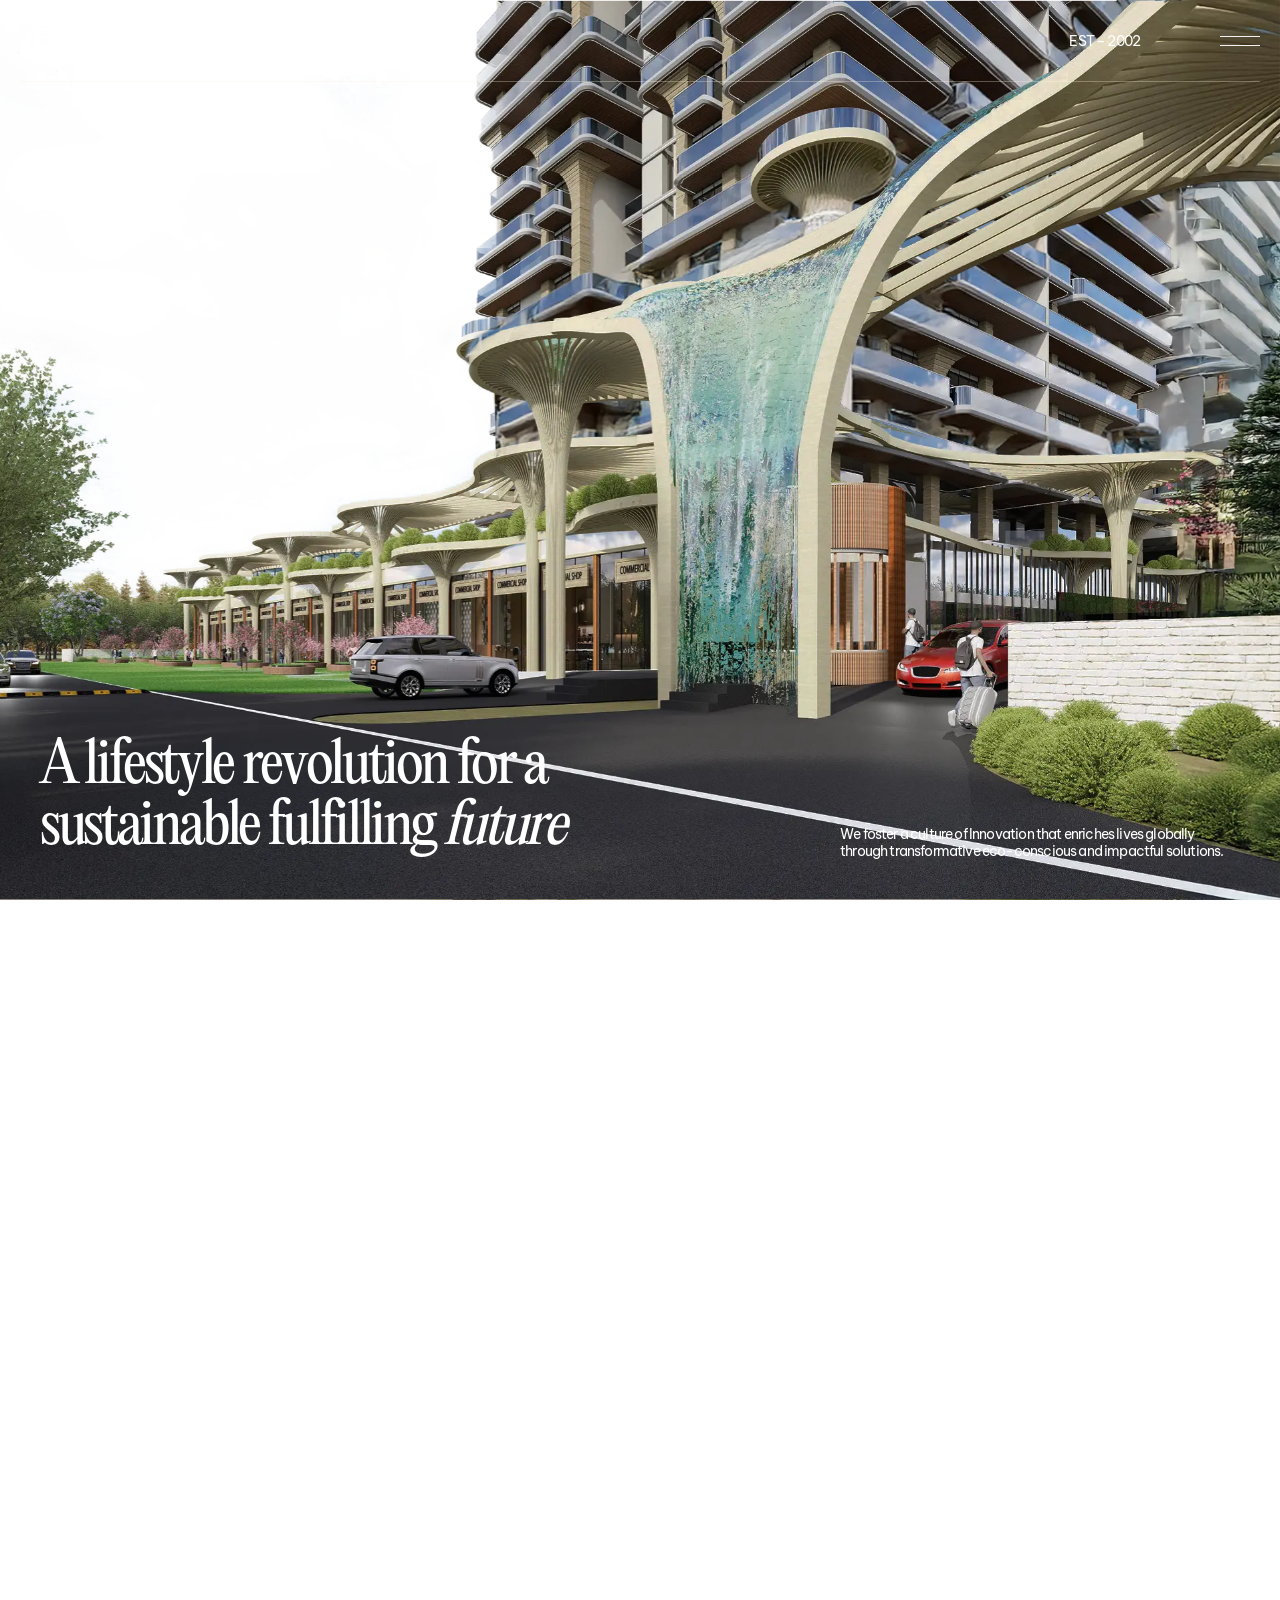
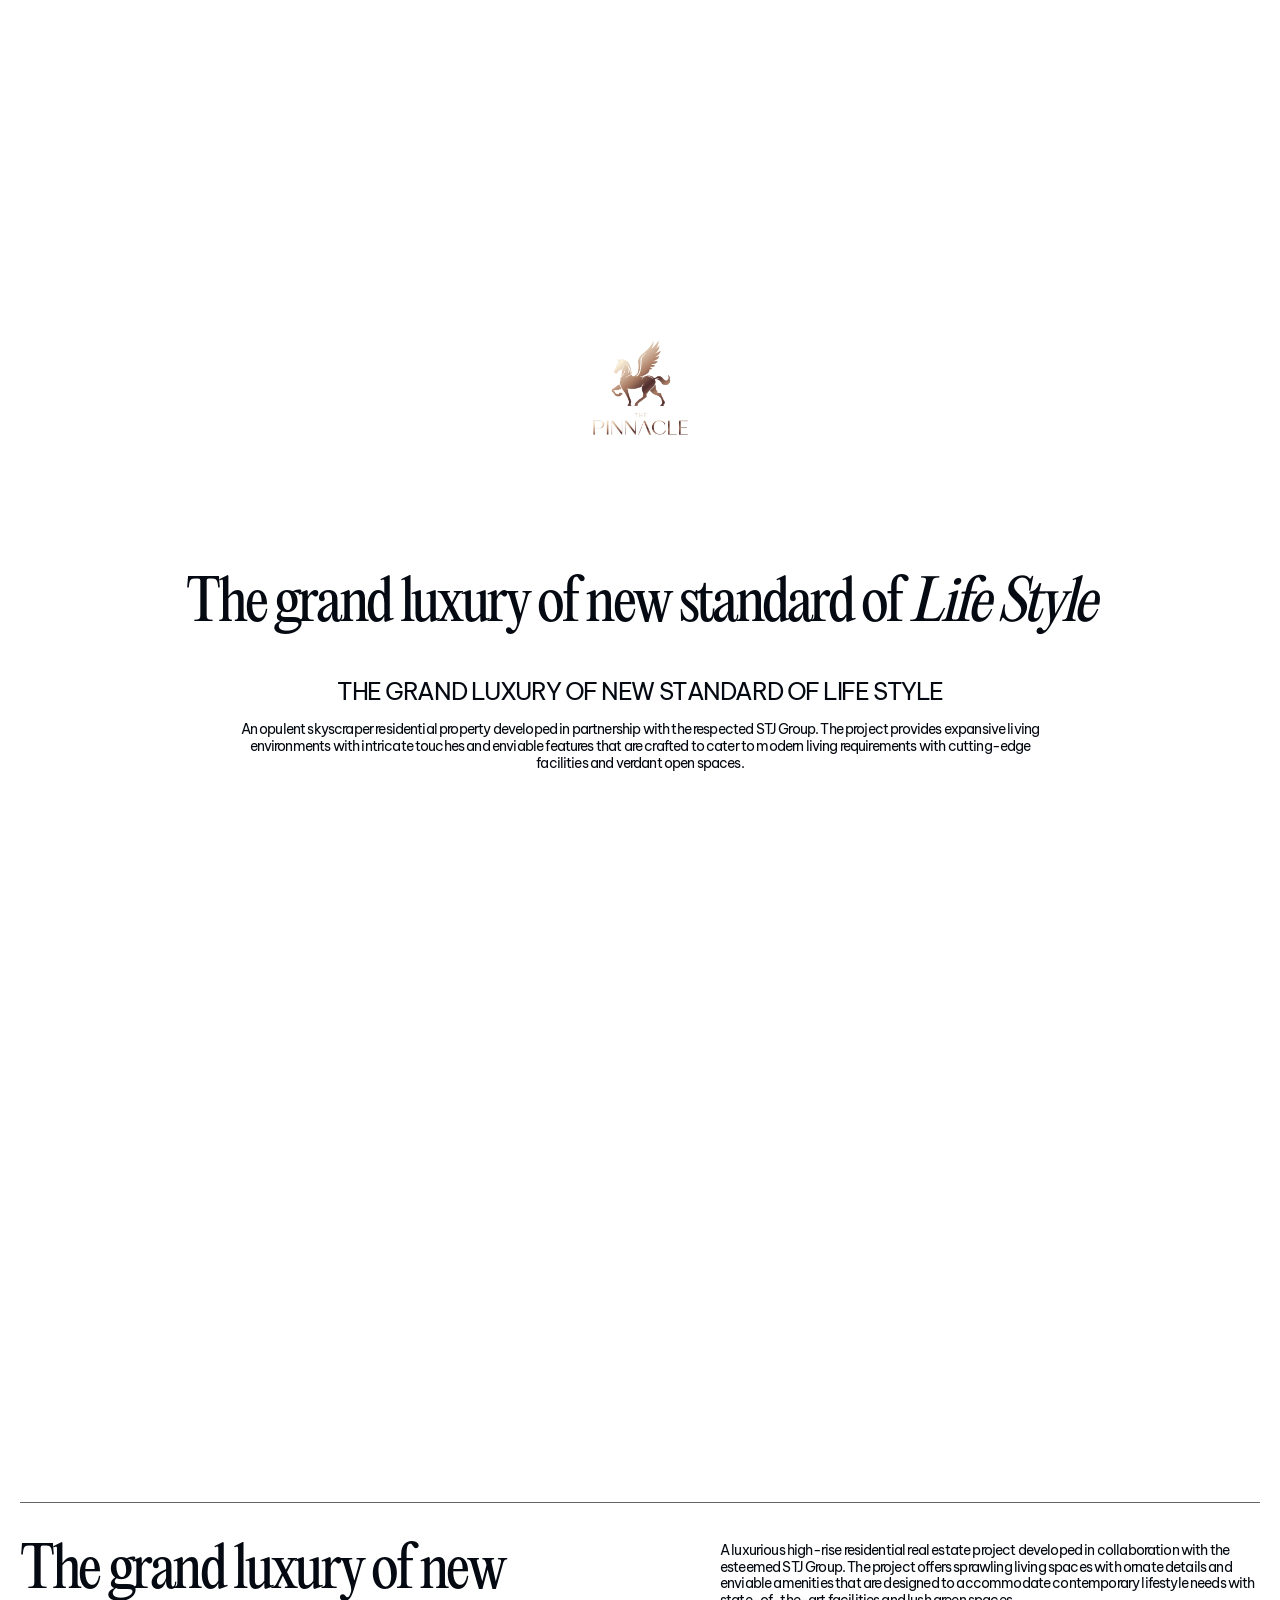
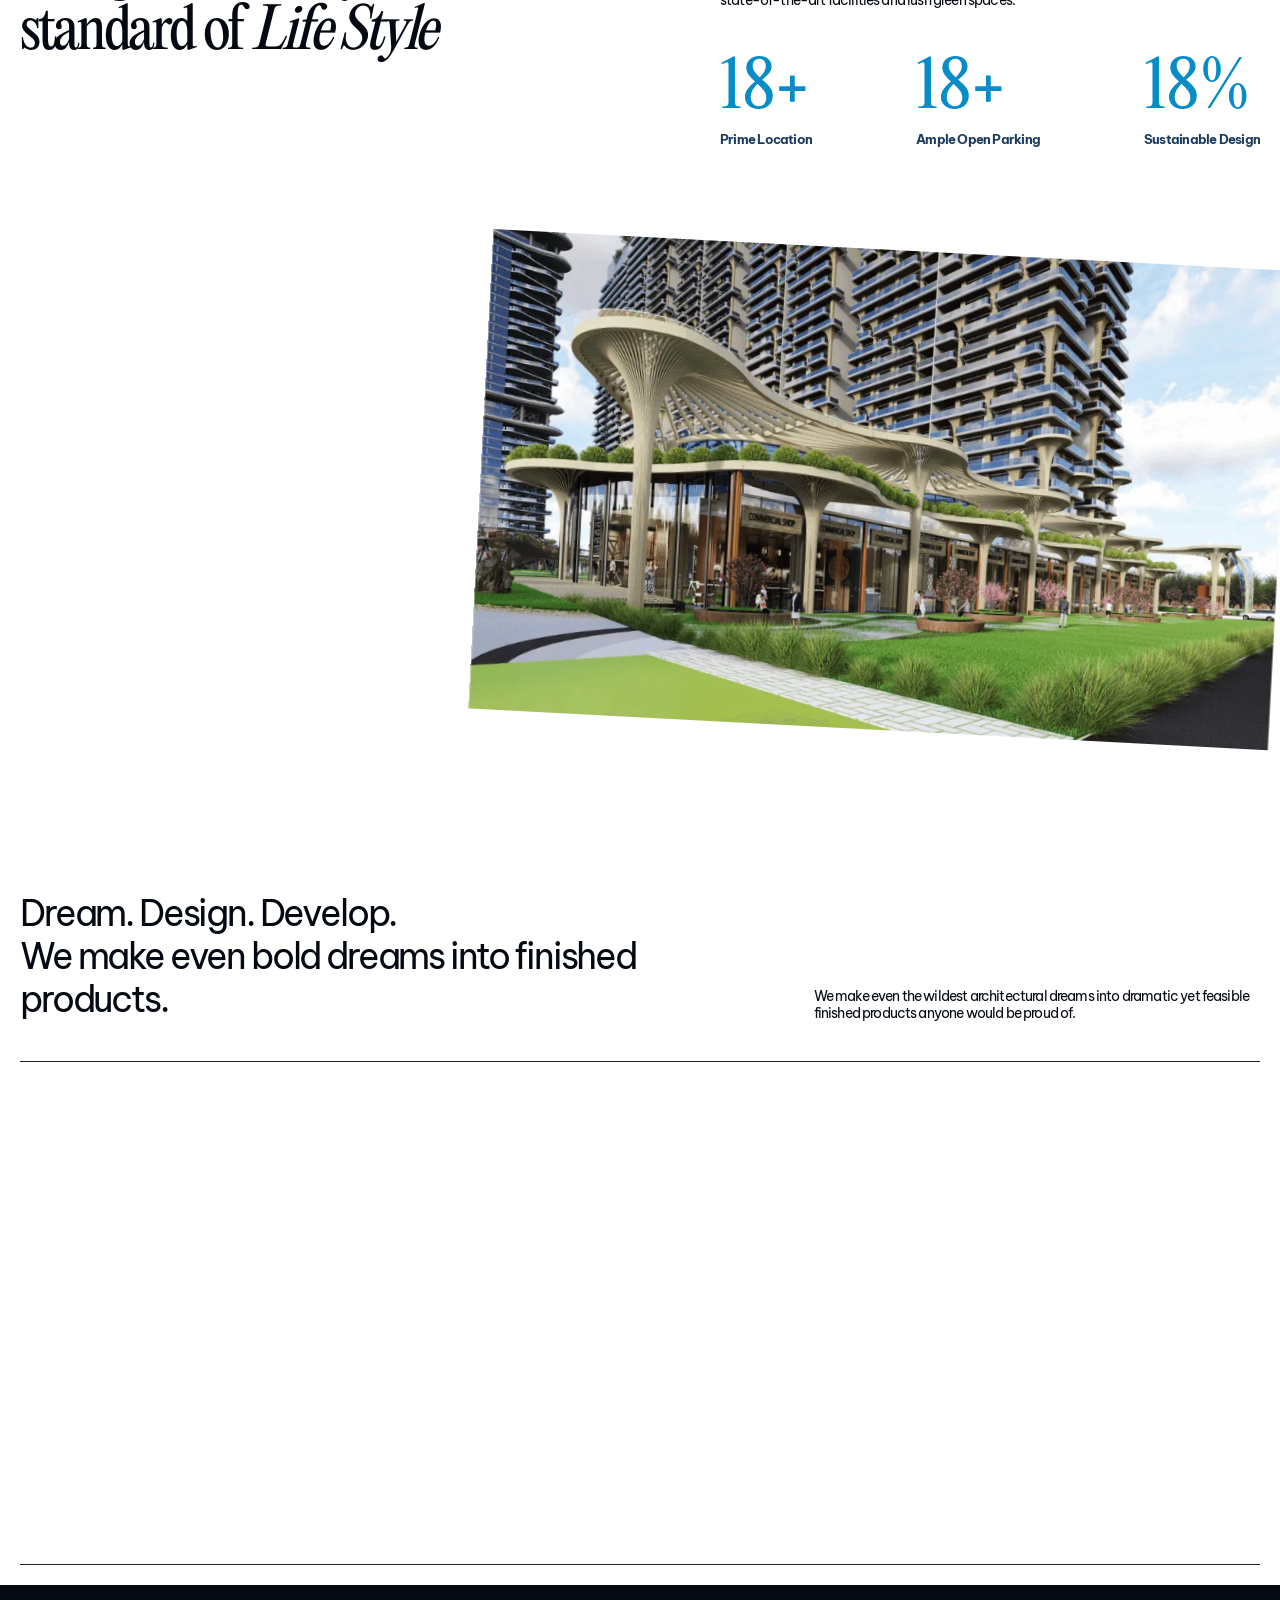
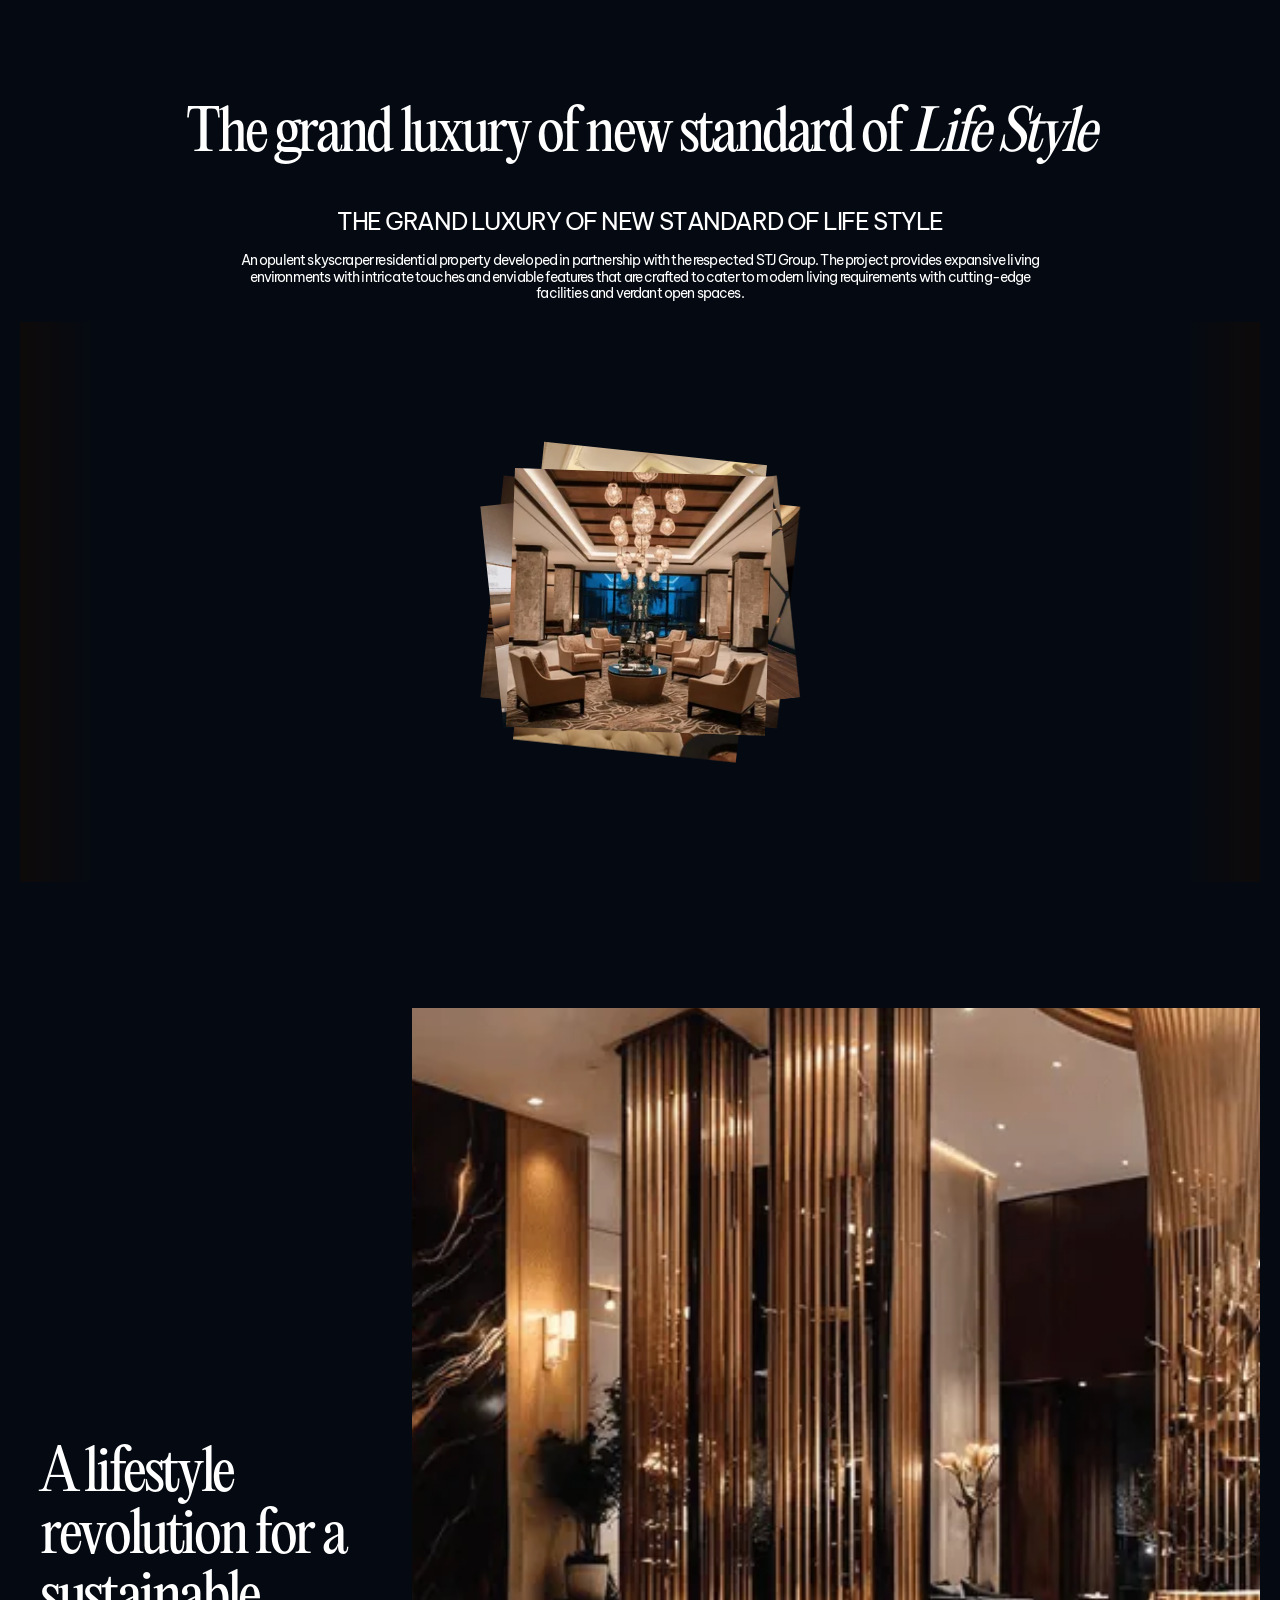
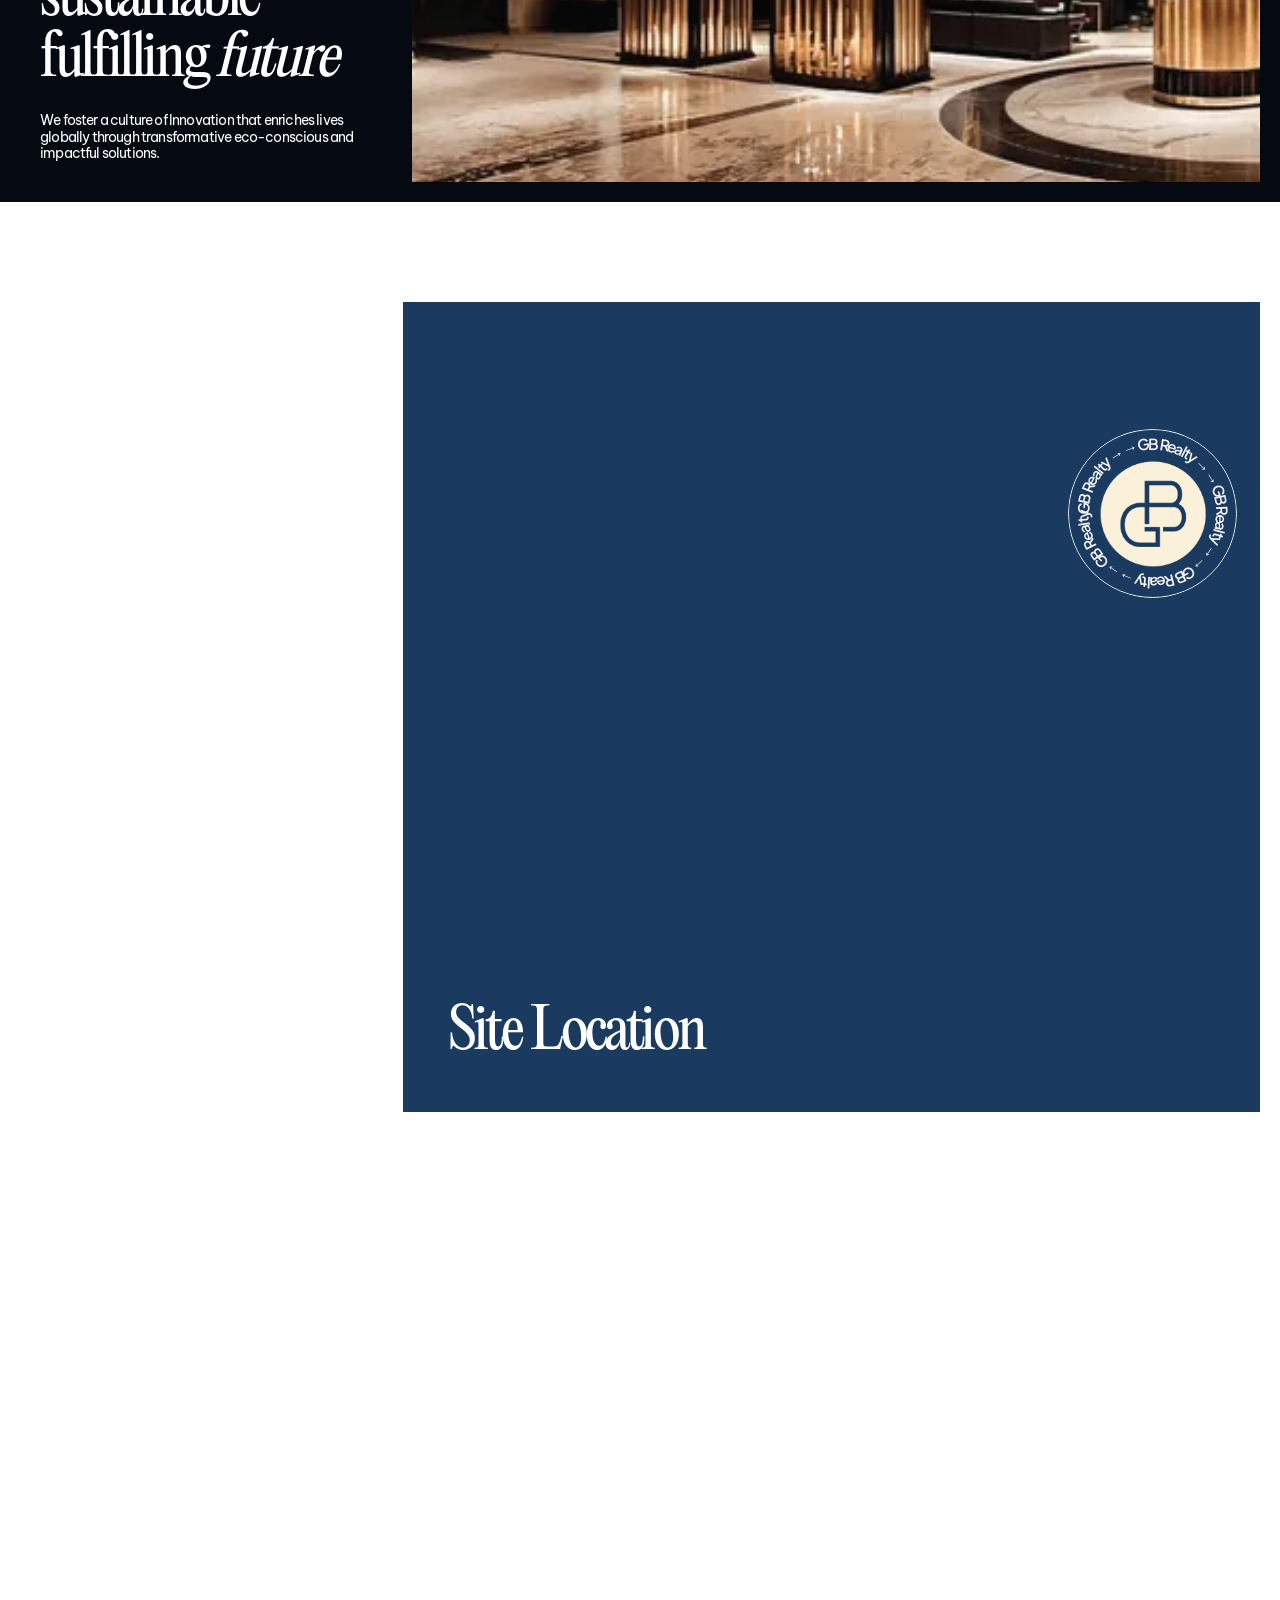
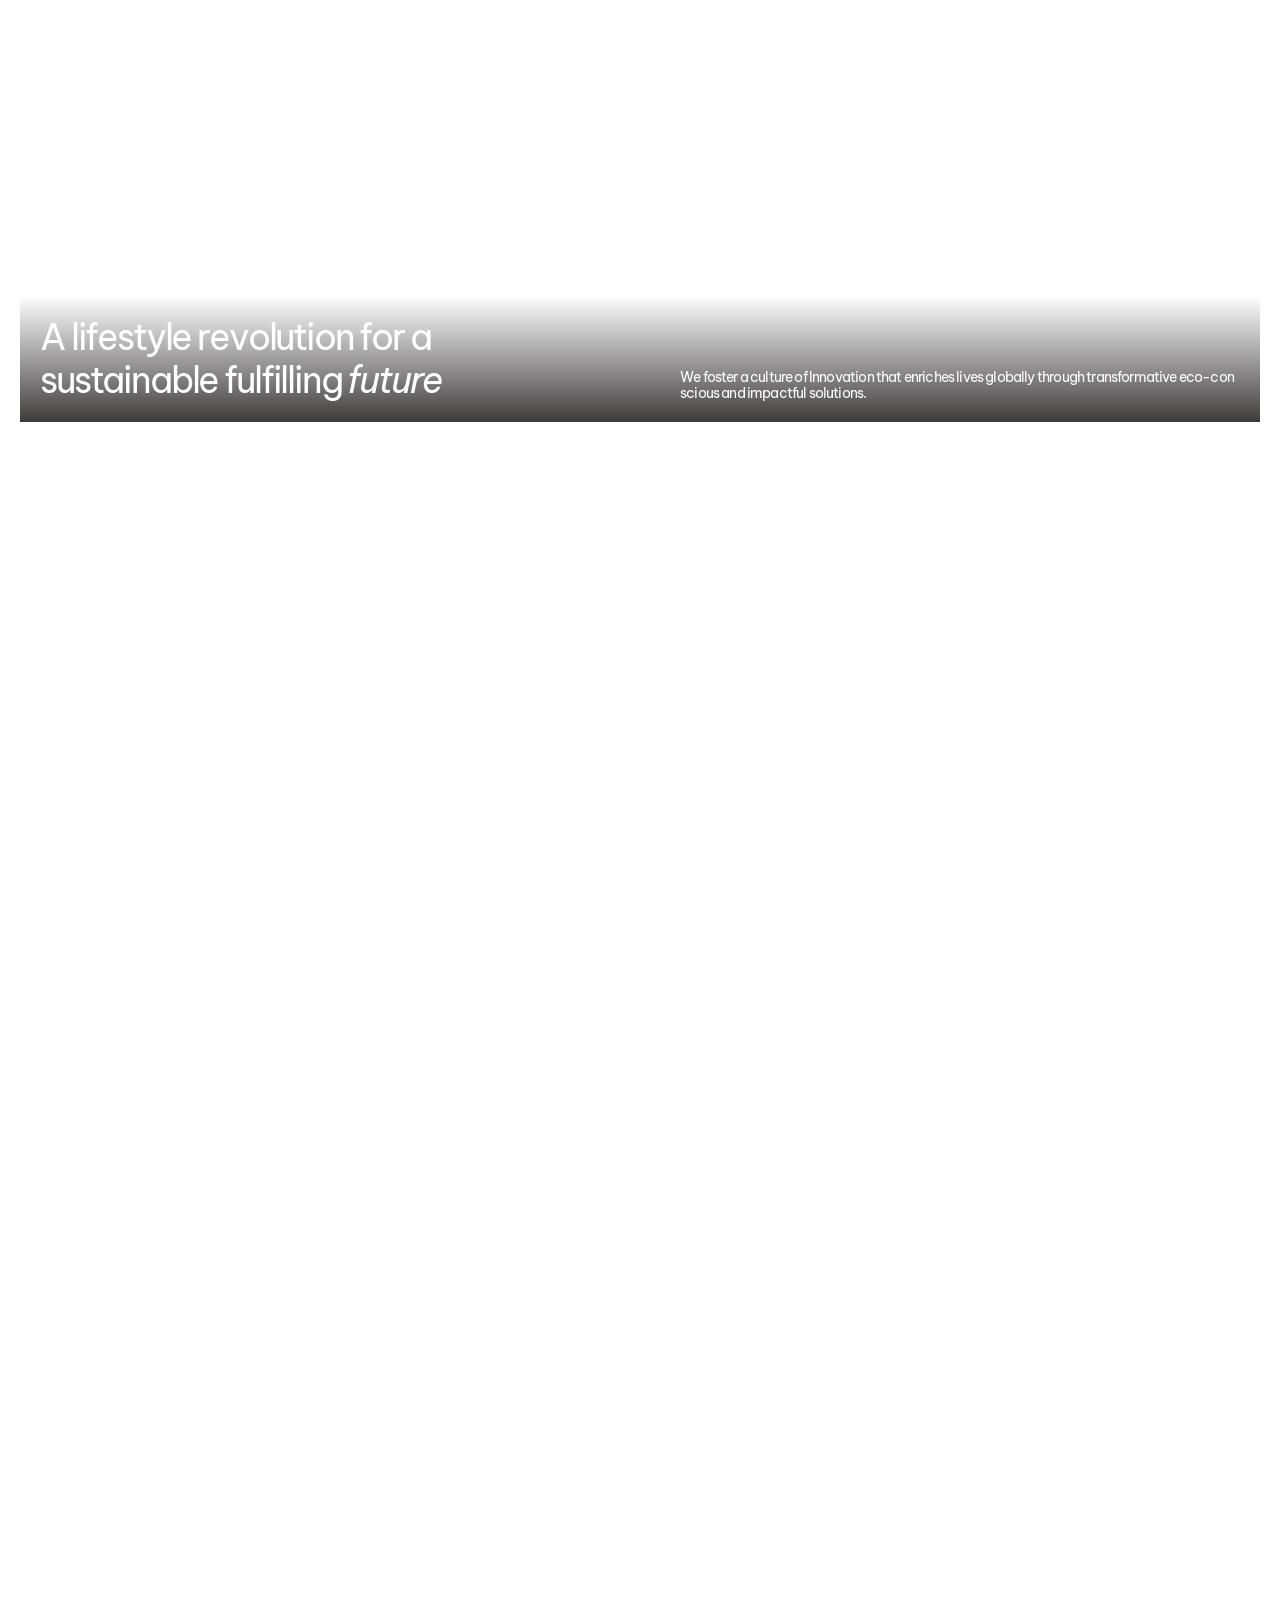
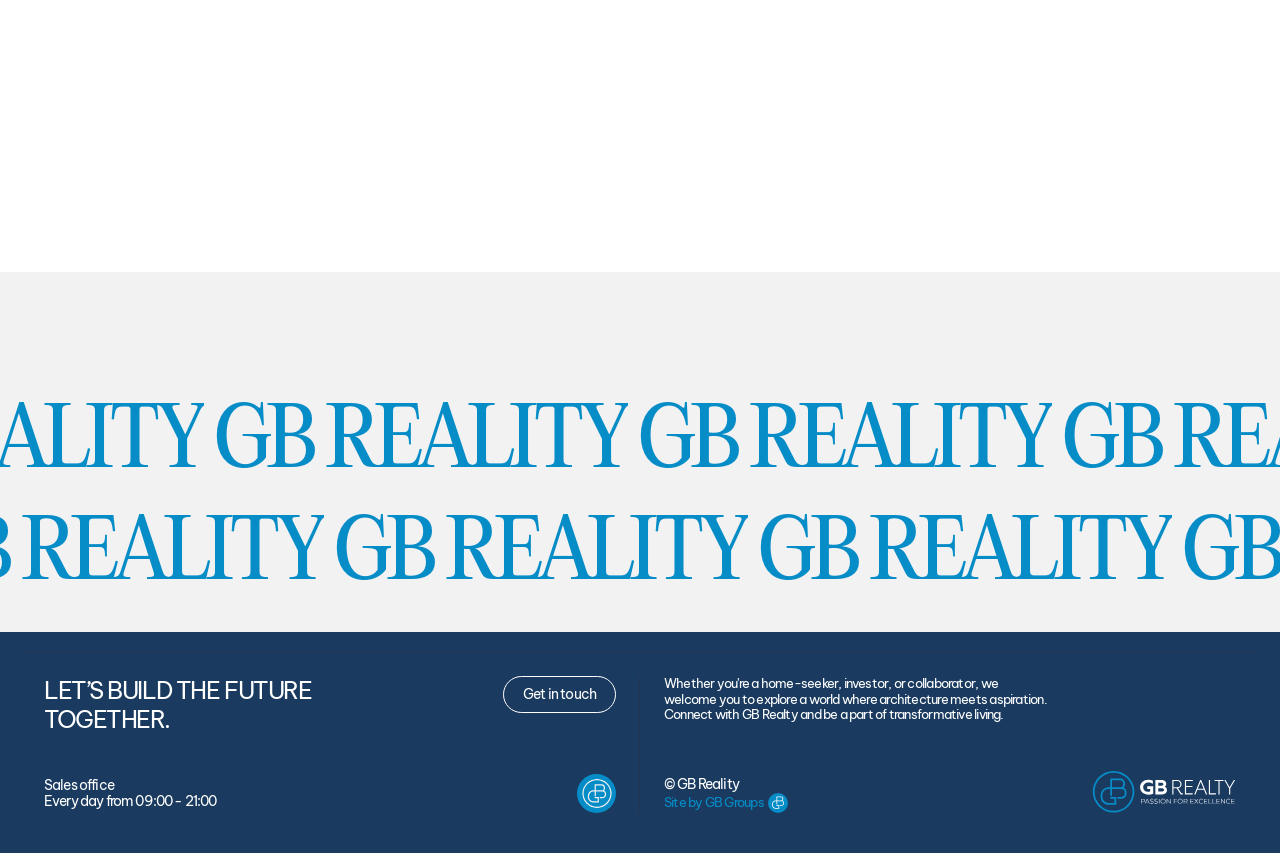
<file: the-pinnacle/index.html>
<!DOCTYPE html>
<html class="lenis lenis-smooth"><head>
<base href="../">
<link rel="stylesheet" href="styles.css"><script>(function(){var f=window.fetch;window.fetch=function(u,o){if(typeof u==='string'&&u.includes('.framercms')){return f('assets/cms/'+u.split('/').pop(),o);}return f(u,o);};})();</script>
    <meta charset="utf-8">
    
    
    
    <!-- Start of headStart -->
    
    <!-- End of headStart -->
    <meta name="viewport" content="width=device-width">
    <meta name="generator" content="Framer eca4804">
    <title>My Framer Site</title>
    <meta name="description" content="Made with Framer">
    <meta name="framer-search-index" content="https://framerusercontent.com/sites/FtCYLde24ZjT3yyhug4U1/searchIndex-h9UGg0Ep_vdg.json">
    <link href="images-3/image-extra-1.webp" rel="icon" media="(prefers-color-scheme: light)">
    <link href="images-3/image-extra-2.webp" rel="icon" media="(prefers-color-scheme: dark)">
    <link rel="apple-touch-icon" href="images-3/image-extra-3.webp">
    <!-- Open Graph / Facebook -->
    <meta property="og:type" content="website">
    <meta property="og:title" content="My Framer Site">
    <meta property="og:description" content="Made with Framer">
    <!-- Twitter -->
    <meta name="twitter:card" content="summary_large_image">
    <meta name="twitter:title" content="My Framer Site">
    <meta name="twitter:description" content="Made with Framer">
    
    <link href="https://fonts.gstatic.com" rel="preconnect" crossorigin="">
    <meta name="robots" content="max-image-preview:large"><link rel="canonical" href="https://artsy-beginning-178790.framer.app/the-pinnacle"><meta property="og:url" content="https://artsy-beginning-178790.framer.app/the-pinnacle"><!-- Start of headEnd -->
    
    <!-- End of headEnd -->
</head>
<body data-demoway-document-id="wzxzz39f8pq9sqoyhcjm85ov">
    
    <!-- Start of bodyStart -->
    
    <!-- End of bodyStart -->
    <div id="main" data-framer-hydrate-v2="{&quot;routeId&quot;:&quot;MAbsfUB6O&quot;,&quot;localeId&quot;:&quot;default&quot;,&quot;breakpoints&quot;:[{&quot;hash&quot;:&quot;1frjfs7&quot;,&quot;mediaQuery&quot;:&quot;(min-width: 1920px)&quot;},{&quot;hash&quot;:&quot;ktfd9w&quot;,&quot;mediaQuery&quot;:&quot;(min-width: 1440px) and (max-width: 1919px)&quot;},{&quot;hash&quot;:&quot;6pigtc&quot;,&quot;mediaQuery&quot;:&quot;(min-width: 1100px) and (max-width: 1439px)&quot;},{&quot;hash&quot;:&quot;1rbycrf&quot;,&quot;mediaQuery&quot;:&quot;(min-width: 920px) and (max-width: 1099px)&quot;},{&quot;hash&quot;:&quot;ismtkg&quot;,&quot;mediaQuery&quot;:&quot;(min-width: 810px) and (max-width: 919px)&quot;},{&quot;hash&quot;:&quot;1ea62bl&quot;,&quot;mediaQuery&quot;:&quot;(max-width: 809px)&quot;}]}" data-framer-ssr-released-at="2025-04-04T08:35:36.858Z" data-framer-page-optimized-at="2025-04-08T09:14:44.227Z"><!--$--><div data-framer-root="" class="framer-5J2Lz framer-lCM0W framer-mMeEQ framer-0Sbf2 framer-nmGTD framer-OycW5 framer-ktfd9w" style="min-height:100vh;width:auto"><div class="framer-1nyumn2-container"><!--$--><!--/$--></div><div class="framer-k33vzo-container"><div class="ssr-variant hidden-1ea62bl hidden-ismtkg"><div class="framer-aSySd framer-mMeEQ framer-lCM0W framer-0Sbf2 framer-j7d64o framer-v-j7d64o" data-framer-name="Desktop" style="width: 100%; opacity: 1;"><div class="framer-1bnokhq" style="opacity: 1;"><div class="framer-btr0o9" data-border="true" data-framer-name="Frame 169" style="--border-bottom-width: 1px; --border-color: rgba(251, 240, 218, 0.3); --border-left-width: 0px; --border-right-width: 0px; --border-style: solid; --border-top-width: 0px; opacity: 1;"><!--$--><a data-framer-component-type="SVG" data-framer-name="Frame 168" href="./" style="image-rendering: pixelated; flex-shrink: 0; fill: rgb(0, 0, 0); color: rgb(0, 0, 0); opacity: 1;" class="framer-r5evlu framer-chwxw5" aria-hidden="true"><div class="svgContainer" style="width:100%;height:100%;aspect-ratio:inherit"><svg style="width:100%;height:100%" viewBox="0 0 147 42" preserveAspectRatio="none" width="100%" height="100%"><use href="#svg-1392621882_14562"></use></svg></div></a><!--/$--><div class="framer-1cwh1qp" data-framer-name="Frame 171" style="opacity: 1;"><div class="framer-1j3nqgb" data-framer-name="EST – 2022" style="outline: none; display: flex; flex-direction: column; justify-content: flex-start; flex-shrink: 0; --extracted-r6o4lv: var(--token-c454aebe-f824-4477-a9fe-4f4c223d8907, rgb(255, 255, 255)); --framer-paragraph-spacing: 0px; transform: none; opacity: 1;" data-framer-component-type="RichTextContainer"><p class="framer-text framer-styles-preset-vtq8pi" data-styles-preset="evF8iDvW7" style="--framer-text-color:var(--extracted-r6o4lv, var(--token-c454aebe-f824-4477-a9fe-4f4c223d8907, rgb(255, 255, 255)))">EST – 2002</p></div><div class="framer-1mxw4wh" data-framer-name="Frame 170" data-highlight="true" tabindex="0" style="opacity: 1;"><div class="framer-mqlise" data-framer-name="Rectangle 2" style="background-color: var(--token-0b6b96b9-a443-45b6-93c8-5aebb1ea05a7, rgb(251, 240, 218)); transform: none; opacity: 1;"></div><div class="framer-ir8ha5" data-framer-name="Rectangle 3" style="background-color: var(--token-0b6b96b9-a443-45b6-93c8-5aebb1ea05a7, rgb(251, 240, 218)); transform: none; opacity: 1;"></div></div></div></div></div><div class="framer-ffyxa7" style="opacity: 1;"><div class="framer-ivfyac" style="opacity: 1;"><div class="framer-13s9m4b" style="background-color:var(--token-57d6bfd5-cc7c-4688-b39a-8cccea45616f, rgb(64, 32, 32));opacity:0"></div><div class="framer-cwbl46" style="background-color:var(--token-6e314a8a-3c91-4456-9bf3-544eee135d16, rgb(172, 126, 101));opacity:0"></div></div></div></div></div></div><div class="framer-111ai0r"><div class="framer-1lxhb88"><div class="framer-1svqdvf-container" style="will-change:transform;opacity:1;transform:none"><!--$--><video src="videos/a-lifestyle-revolution-for-a-sustainable-video-1-2.mp4" loop="" preload="none" muted="" playsinline="" style="cursor:auto;width:100%;height:100%;border-radius:0px;display:block;object-fit:cover;background-color:rgba(0, 0, 0, 0);object-position:50% 50%"></video><!--/$--></div><div class="framer-pa8bac" data-framer-name="GB Hero bg" style="will-change:transform;opacity:1;transform:none"><div style="position:absolute;border-radius:inherit;top:0;right:0;bottom:0;left:0" data-framer-background-image-wrapper="true"><img decoding="async" sizes="100vw" srcset="images-2/gb-hero-bg-2.webp 512w,images-2/gb-hero-bg-3.webp 1024w,images-2/gb-hero-bg-1.webp 2048w,images-2/gb-hero-bg-1.webp 2323w" src="images-2/gb-hero-bg-1.webp" alt="" style="display:block;width:100%;height:100%;border-radius:inherit;object-position:center;object-fit:cover"></div></div><div class="framer-w47npb" data-framer-name="GB Hero fg" style="will-change:transform;opacity:1;transform:none"><div style="position:absolute;border-radius:inherit;top:0;right:0;bottom:0;left:0" data-framer-background-image-wrapper="true"><img decoding="async" sizes="100vw" srcset="images-2/gb-hero-fg-6.webp 512w,images-2/gb-hero-fg-7.webp 1024w,images-2/gb-hero-fg-5.webp 2048w,images-2/gb-hero-fg-5.webp 2323w" src="images-2/gb-hero-fg-5.webp" alt="" style="display:block;width:100%;height:100%;border-radius:inherit;object-position:center;object-fit:cover"></div></div></div><div class="framer-k2lvvb" data-framer-name="Frame 163824"><div class="framer-lv5kqh" data-framer-name="A lifestyle revolution for a sustainable fulfilling future" style="outline:none;display:flex;flex-direction:column;justify-content:flex-start;flex-shrink:0;transform:none" data-framer-component-type="RichTextContainer"><h2 class="framer-text framer-styles-preset-xj869f" data-styles-preset="xSoDxa2Zp" style="--framer-text-color:var(--token-c454aebe-f824-4477-a9fe-4f4c223d8907, rgb(255, 255, 255))"><span style="white-space:nowrap"><span style="display:inline-block;opacity:0.001;filter:blur(5px);transform:translateX(0px) translateY(10px) scale(1) rotate(0deg) skewX(0deg) skewY(0deg)">A</span></span> <span style="white-space:nowrap"><span style="display:inline-block;opacity:0.001;filter:blur(5px);transform:translateX(0px) translateY(10px) scale(1) rotate(0deg) skewX(0deg) skewY(0deg)">l</span><span style="display:inline-block;opacity:0.001;filter:blur(5px);transform:translateX(0px) translateY(10px) scale(1) rotate(0deg) skewX(0deg) skewY(0deg)">i</span><span style="display:inline-block;opacity:0.001;filter:blur(5px);transform:translateX(0px) translateY(10px) scale(1) rotate(0deg) skewX(0deg) skewY(0deg)">f</span><span style="display:inline-block;opacity:0.001;filter:blur(5px);transform:translateX(0px) translateY(10px) scale(1) rotate(0deg) skewX(0deg) skewY(0deg)">e</span><span style="display:inline-block;opacity:0.001;filter:blur(5px);transform:translateX(0px) translateY(10px) scale(1) rotate(0deg) skewX(0deg) skewY(0deg)">s</span><span style="display:inline-block;opacity:0.001;filter:blur(5px);transform:translateX(0px) translateY(10px) scale(1) rotate(0deg) skewX(0deg) skewY(0deg)">t</span><span style="display:inline-block;opacity:0.001;filter:blur(5px);transform:translateX(0px) translateY(10px) scale(1) rotate(0deg) skewX(0deg) skewY(0deg)">y</span><span style="display:inline-block;opacity:0.001;filter:blur(5px);transform:translateX(0px) translateY(10px) scale(1) rotate(0deg) skewX(0deg) skewY(0deg)">l</span><span style="display:inline-block;opacity:0.001;filter:blur(5px);transform:translateX(0px) translateY(10px) scale(1) rotate(0deg) skewX(0deg) skewY(0deg)">e</span></span> <span style="white-space:nowrap"><span style="display:inline-block;opacity:0.001;filter:blur(5px);transform:translateX(0px) translateY(10px) scale(1) rotate(0deg) skewX(0deg) skewY(0deg)">r</span><span style="display:inline-block;opacity:0.001;filter:blur(5px);transform:translateX(0px) translateY(10px) scale(1) rotate(0deg) skewX(0deg) skewY(0deg)">e</span><span style="display:inline-block;opacity:0.001;filter:blur(5px);transform:translateX(0px) translateY(10px) scale(1) rotate(0deg) skewX(0deg) skewY(0deg)">v</span><span style="display:inline-block;opacity:0.001;filter:blur(5px);transform:translateX(0px) translateY(10px) scale(1) rotate(0deg) skewX(0deg) skewY(0deg)">o</span><span style="display:inline-block;opacity:0.001;filter:blur(5px);transform:translateX(0px) translateY(10px) scale(1) rotate(0deg) skewX(0deg) skewY(0deg)">l</span><span style="display:inline-block;opacity:0.001;filter:blur(5px);transform:translateX(0px) translateY(10px) scale(1) rotate(0deg) skewX(0deg) skewY(0deg)">u</span><span style="display:inline-block;opacity:0.001;filter:blur(5px);transform:translateX(0px) translateY(10px) scale(1) rotate(0deg) skewX(0deg) skewY(0deg)">t</span><span style="display:inline-block;opacity:0.001;filter:blur(5px);transform:translateX(0px) translateY(10px) scale(1) rotate(0deg) skewX(0deg) skewY(0deg)">i</span><span style="display:inline-block;opacity:0.001;filter:blur(5px);transform:translateX(0px) translateY(10px) scale(1) rotate(0deg) skewX(0deg) skewY(0deg)">o</span><span style="display:inline-block;opacity:0.001;filter:blur(5px);transform:translateX(0px) translateY(10px) scale(1) rotate(0deg) skewX(0deg) skewY(0deg)">n</span></span> <span style="white-space:nowrap"><span style="display:inline-block;opacity:0.001;filter:blur(5px);transform:translateX(0px) translateY(10px) scale(1) rotate(0deg) skewX(0deg) skewY(0deg)">f</span><span style="display:inline-block;opacity:0.001;filter:blur(5px);transform:translateX(0px) translateY(10px) scale(1) rotate(0deg) skewX(0deg) skewY(0deg)">o</span><span style="display:inline-block;opacity:0.001;filter:blur(5px);transform:translateX(0px) translateY(10px) scale(1) rotate(0deg) skewX(0deg) skewY(0deg)">r</span></span> <span style="white-space:nowrap"><span style="display:inline-block;opacity:0.001;filter:blur(5px);transform:translateX(0px) translateY(10px) scale(1) rotate(0deg) skewX(0deg) skewY(0deg)">a</span></span> <span style="white-space:nowrap"><span style="display:inline-block;opacity:0.001;filter:blur(5px);transform:translateX(0px) translateY(10px) scale(1) rotate(0deg) skewX(0deg) skewY(0deg)">s</span><span style="display:inline-block;opacity:0.001;filter:blur(5px);transform:translateX(0px) translateY(10px) scale(1) rotate(0deg) skewX(0deg) skewY(0deg)">u</span><span style="display:inline-block;opacity:0.001;filter:blur(5px);transform:translateX(0px) translateY(10px) scale(1) rotate(0deg) skewX(0deg) skewY(0deg)">s</span><span style="display:inline-block;opacity:0.001;filter:blur(5px);transform:translateX(0px) translateY(10px) scale(1) rotate(0deg) skewX(0deg) skewY(0deg)">t</span><span style="display:inline-block;opacity:0.001;filter:blur(5px);transform:translateX(0px) translateY(10px) scale(1) rotate(0deg) skewX(0deg) skewY(0deg)">a</span><span style="display:inline-block;opacity:0.001;filter:blur(5px);transform:translateX(0px) translateY(10px) scale(1) rotate(0deg) skewX(0deg) skewY(0deg)">i</span><span style="display:inline-block;opacity:0.001;filter:blur(5px);transform:translateX(0px) translateY(10px) scale(1) rotate(0deg) skewX(0deg) skewY(0deg)">n</span><span style="display:inline-block;opacity:0.001;filter:blur(5px);transform:translateX(0px) translateY(10px) scale(1) rotate(0deg) skewX(0deg) skewY(0deg)">a</span><span style="display:inline-block;opacity:0.001;filter:blur(5px);transform:translateX(0px) translateY(10px) scale(1) rotate(0deg) skewX(0deg) skewY(0deg)">b</span><span style="display:inline-block;opacity:0.001;filter:blur(5px);transform:translateX(0px) translateY(10px) scale(1) rotate(0deg) skewX(0deg) skewY(0deg)">l</span><span style="display:inline-block;opacity:0.001;filter:blur(5px);transform:translateX(0px) translateY(10px) scale(1) rotate(0deg) skewX(0deg) skewY(0deg)">e</span></span> <span style="white-space:nowrap"><span style="display:inline-block;opacity:0.001;filter:blur(5px);transform:translateX(0px) translateY(10px) scale(1) rotate(0deg) skewX(0deg) skewY(0deg)">f</span><span style="display:inline-block;opacity:0.001;filter:blur(5px);transform:translateX(0px) translateY(10px) scale(1) rotate(0deg) skewX(0deg) skewY(0deg)">u</span><span style="display:inline-block;opacity:0.001;filter:blur(5px);transform:translateX(0px) translateY(10px) scale(1) rotate(0deg) skewX(0deg) skewY(0deg)">l</span><span style="display:inline-block;opacity:0.001;filter:blur(5px);transform:translateX(0px) translateY(10px) scale(1) rotate(0deg) skewX(0deg) skewY(0deg)">f</span><span style="display:inline-block;opacity:0.001;filter:blur(5px);transform:translateX(0px) translateY(10px) scale(1) rotate(0deg) skewX(0deg) skewY(0deg)">i</span><span style="display:inline-block;opacity:0.001;filter:blur(5px);transform:translateX(0px) translateY(10px) scale(1) rotate(0deg) skewX(0deg) skewY(0deg)">l</span><span style="display:inline-block;opacity:0.001;filter:blur(5px);transform:translateX(0px) translateY(10px) scale(1) rotate(0deg) skewX(0deg) skewY(0deg)">l</span><span style="display:inline-block;opacity:0.001;filter:blur(5px);transform:translateX(0px) translateY(10px) scale(1) rotate(0deg) skewX(0deg) skewY(0deg)">i</span><span style="display:inline-block;opacity:0.001;filter:blur(5px);transform:translateX(0px) translateY(10px) scale(1) rotate(0deg) skewX(0deg) skewY(0deg)">n</span><span style="display:inline-block;opacity:0.001;filter:blur(5px);transform:translateX(0px) translateY(10px) scale(1) rotate(0deg) skewX(0deg) skewY(0deg)">g</span></span> <span style="white-space:nowrap"></span><em class="framer-text"><span style="white-space:nowrap"><span style="display:inline-block;opacity:0.001;filter:blur(5px);transform:translateX(0px) translateY(10px) scale(1) rotate(0deg) skewX(0deg) skewY(0deg)">f</span><span style="display:inline-block;opacity:0.001;filter:blur(5px);transform:translateX(0px) translateY(10px) scale(1) rotate(0deg) skewX(0deg) skewY(0deg)">u</span><span style="display:inline-block;opacity:0.001;filter:blur(5px);transform:translateX(0px) translateY(10px) scale(1) rotate(0deg) skewX(0deg) skewY(0deg)">t</span><span style="display:inline-block;opacity:0.001;filter:blur(5px);transform:translateX(0px) translateY(10px) scale(1) rotate(0deg) skewX(0deg) skewY(0deg)">u</span><span style="display:inline-block;opacity:0.001;filter:blur(5px);transform:translateX(0px) translateY(10px) scale(1) rotate(0deg) skewX(0deg) skewY(0deg)">r</span><span style="display:inline-block;opacity:0.001;filter:blur(5px);transform:translateX(0px) translateY(10px) scale(1) rotate(0deg) skewX(0deg) skewY(0deg)">e</span></span></em></h2></div><div class="framer-1cgdzi7" data-framer-name="We foster a culture of Innovation that enriches lives globally through transformative eco-conscious and impactful solutions." style="outline:none;display:flex;flex-direction:column;justify-content:flex-start;flex-shrink:0;transform:none" data-framer-component-type="RichTextContainer"><p class="framer-text framer-styles-preset-vtq8pi" data-styles-preset="evF8iDvW7" style="--framer-text-color:var(--token-c454aebe-f824-4477-a9fe-4f4c223d8907, rgb(255, 255, 255))"><span style="white-space:nowrap"><span style="display:inline-block;opacity:0.001;filter:blur(5px);transform:translateX(0px) translateY(10px) scale(1) rotate(0deg) skewX(0deg) skewY(0deg)">W</span><span style="display:inline-block;opacity:0.001;filter:blur(5px);transform:translateX(0px) translateY(10px) scale(1) rotate(0deg) skewX(0deg) skewY(0deg)">e</span></span> <span style="white-space:nowrap"><span style="display:inline-block;opacity:0.001;filter:blur(5px);transform:translateX(0px) translateY(10px) scale(1) rotate(0deg) skewX(0deg) skewY(0deg)">f</span><span style="display:inline-block;opacity:0.001;filter:blur(5px);transform:translateX(0px) translateY(10px) scale(1) rotate(0deg) skewX(0deg) skewY(0deg)">o</span><span style="display:inline-block;opacity:0.001;filter:blur(5px);transform:translateX(0px) translateY(10px) scale(1) rotate(0deg) skewX(0deg) skewY(0deg)">s</span><span style="display:inline-block;opacity:0.001;filter:blur(5px);transform:translateX(0px) translateY(10px) scale(1) rotate(0deg) skewX(0deg) skewY(0deg)">t</span><span style="display:inline-block;opacity:0.001;filter:blur(5px);transform:translateX(0px) translateY(10px) scale(1) rotate(0deg) skewX(0deg) skewY(0deg)">e</span><span style="display:inline-block;opacity:0.001;filter:blur(5px);transform:translateX(0px) translateY(10px) scale(1) rotate(0deg) skewX(0deg) skewY(0deg)">r</span></span> <span style="white-space:nowrap"><span style="display:inline-block;opacity:0.001;filter:blur(5px);transform:translateX(0px) translateY(10px) scale(1) rotate(0deg) skewX(0deg) skewY(0deg)">a</span></span> <span style="white-space:nowrap"><span style="display:inline-block;opacity:0.001;filter:blur(5px);transform:translateX(0px) translateY(10px) scale(1) rotate(0deg) skewX(0deg) skewY(0deg)">c</span><span style="display:inline-block;opacity:0.001;filter:blur(5px);transform:translateX(0px) translateY(10px) scale(1) rotate(0deg) skewX(0deg) skewY(0deg)">u</span><span style="display:inline-block;opacity:0.001;filter:blur(5px);transform:translateX(0px) translateY(10px) scale(1) rotate(0deg) skewX(0deg) skewY(0deg)">l</span><span style="display:inline-block;opacity:0.001;filter:blur(5px);transform:translateX(0px) translateY(10px) scale(1) rotate(0deg) skewX(0deg) skewY(0deg)">t</span><span style="display:inline-block;opacity:0.001;filter:blur(5px);transform:translateX(0px) translateY(10px) scale(1) rotate(0deg) skewX(0deg) skewY(0deg)">u</span><span style="display:inline-block;opacity:0.001;filter:blur(5px);transform:translateX(0px) translateY(10px) scale(1) rotate(0deg) skewX(0deg) skewY(0deg)">r</span><span style="display:inline-block;opacity:0.001;filter:blur(5px);transform:translateX(0px) translateY(10px) scale(1) rotate(0deg) skewX(0deg) skewY(0deg)">e</span></span> <span style="white-space:nowrap"><span style="display:inline-block;opacity:0.001;filter:blur(5px);transform:translateX(0px) translateY(10px) scale(1) rotate(0deg) skewX(0deg) skewY(0deg)">o</span><span style="display:inline-block;opacity:0.001;filter:blur(5px);transform:translateX(0px) translateY(10px) scale(1) rotate(0deg) skewX(0deg) skewY(0deg)">f</span></span> <span style="white-space:nowrap"><span style="display:inline-block;opacity:0.001;filter:blur(5px);transform:translateX(0px) translateY(10px) scale(1) rotate(0deg) skewX(0deg) skewY(0deg)">I</span><span style="display:inline-block;opacity:0.001;filter:blur(5px);transform:translateX(0px) translateY(10px) scale(1) rotate(0deg) skewX(0deg) skewY(0deg)">n</span><span style="display:inline-block;opacity:0.001;filter:blur(5px);transform:translateX(0px) translateY(10px) scale(1) rotate(0deg) skewX(0deg) skewY(0deg)">n</span><span style="display:inline-block;opacity:0.001;filter:blur(5px);transform:translateX(0px) translateY(10px) scale(1) rotate(0deg) skewX(0deg) skewY(0deg)">o</span><span style="display:inline-block;opacity:0.001;filter:blur(5px);transform:translateX(0px) translateY(10px) scale(1) rotate(0deg) skewX(0deg) skewY(0deg)">v</span><span style="display:inline-block;opacity:0.001;filter:blur(5px);transform:translateX(0px) translateY(10px) scale(1) rotate(0deg) skewX(0deg) skewY(0deg)">a</span><span style="display:inline-block;opacity:0.001;filter:blur(5px);transform:translateX(0px) translateY(10px) scale(1) rotate(0deg) skewX(0deg) skewY(0deg)">t</span><span style="display:inline-block;opacity:0.001;filter:blur(5px);transform:translateX(0px) translateY(10px) scale(1) rotate(0deg) skewX(0deg) skewY(0deg)">i</span><span style="display:inline-block;opacity:0.001;filter:blur(5px);transform:translateX(0px) translateY(10px) scale(1) rotate(0deg) skewX(0deg) skewY(0deg)">o</span><span style="display:inline-block;opacity:0.001;filter:blur(5px);transform:translateX(0px) translateY(10px) scale(1) rotate(0deg) skewX(0deg) skewY(0deg)">n</span></span> <span style="white-space:nowrap"><span style="display:inline-block;opacity:0.001;filter:blur(5px);transform:translateX(0px) translateY(10px) scale(1) rotate(0deg) skewX(0deg) skewY(0deg)">t</span><span style="display:inline-block;opacity:0.001;filter:blur(5px);transform:translateX(0px) translateY(10px) scale(1) rotate(0deg) skewX(0deg) skewY(0deg)">h</span><span style="display:inline-block;opacity:0.001;filter:blur(5px);transform:translateX(0px) translateY(10px) scale(1) rotate(0deg) skewX(0deg) skewY(0deg)">a</span><span style="display:inline-block;opacity:0.001;filter:blur(5px);transform:translateX(0px) translateY(10px) scale(1) rotate(0deg) skewX(0deg) skewY(0deg)">t</span></span> <span style="white-space:nowrap"><span style="display:inline-block;opacity:0.001;filter:blur(5px);transform:translateX(0px) translateY(10px) scale(1) rotate(0deg) skewX(0deg) skewY(0deg)">e</span><span style="display:inline-block;opacity:0.001;filter:blur(5px);transform:translateX(0px) translateY(10px) scale(1) rotate(0deg) skewX(0deg) skewY(0deg)">n</span><span style="display:inline-block;opacity:0.001;filter:blur(5px);transform:translateX(0px) translateY(10px) scale(1) rotate(0deg) skewX(0deg) skewY(0deg)">r</span><span style="display:inline-block;opacity:0.001;filter:blur(5px);transform:translateX(0px) translateY(10px) scale(1) rotate(0deg) skewX(0deg) skewY(0deg)">i</span><span style="display:inline-block;opacity:0.001;filter:blur(5px);transform:translateX(0px) translateY(10px) scale(1) rotate(0deg) skewX(0deg) skewY(0deg)">c</span><span style="display:inline-block;opacity:0.001;filter:blur(5px);transform:translateX(0px) translateY(10px) scale(1) rotate(0deg) skewX(0deg) skewY(0deg)">h</span><span style="display:inline-block;opacity:0.001;filter:blur(5px);transform:translateX(0px) translateY(10px) scale(1) rotate(0deg) skewX(0deg) skewY(0deg)">e</span><span style="display:inline-block;opacity:0.001;filter:blur(5px);transform:translateX(0px) translateY(10px) scale(1) rotate(0deg) skewX(0deg) skewY(0deg)">s</span></span> <span style="white-space:nowrap"><span style="display:inline-block;opacity:0.001;filter:blur(5px);transform:translateX(0px) translateY(10px) scale(1) rotate(0deg) skewX(0deg) skewY(0deg)">l</span><span style="display:inline-block;opacity:0.001;filter:blur(5px);transform:translateX(0px) translateY(10px) scale(1) rotate(0deg) skewX(0deg) skewY(0deg)">i</span><span style="display:inline-block;opacity:0.001;filter:blur(5px);transform:translateX(0px) translateY(10px) scale(1) rotate(0deg) skewX(0deg) skewY(0deg)">v</span><span style="display:inline-block;opacity:0.001;filter:blur(5px);transform:translateX(0px) translateY(10px) scale(1) rotate(0deg) skewX(0deg) skewY(0deg)">e</span><span style="display:inline-block;opacity:0.001;filter:blur(5px);transform:translateX(0px) translateY(10px) scale(1) rotate(0deg) skewX(0deg) skewY(0deg)">s</span></span> <span style="white-space:nowrap"><span style="display:inline-block;opacity:0.001;filter:blur(5px);transform:translateX(0px) translateY(10px) scale(1) rotate(0deg) skewX(0deg) skewY(0deg)">g</span><span style="display:inline-block;opacity:0.001;filter:blur(5px);transform:translateX(0px) translateY(10px) scale(1) rotate(0deg) skewX(0deg) skewY(0deg)">l</span><span style="display:inline-block;opacity:0.001;filter:blur(5px);transform:translateX(0px) translateY(10px) scale(1) rotate(0deg) skewX(0deg) skewY(0deg)">o</span><span style="display:inline-block;opacity:0.001;filter:blur(5px);transform:translateX(0px) translateY(10px) scale(1) rotate(0deg) skewX(0deg) skewY(0deg)">b</span><span style="display:inline-block;opacity:0.001;filter:blur(5px);transform:translateX(0px) translateY(10px) scale(1) rotate(0deg) skewX(0deg) skewY(0deg)">a</span><span style="display:inline-block;opacity:0.001;filter:blur(5px);transform:translateX(0px) translateY(10px) scale(1) rotate(0deg) skewX(0deg) skewY(0deg)">l</span><span style="display:inline-block;opacity:0.001;filter:blur(5px);transform:translateX(0px) translateY(10px) scale(1) rotate(0deg) skewX(0deg) skewY(0deg)">l</span><span style="display:inline-block;opacity:0.001;filter:blur(5px);transform:translateX(0px) translateY(10px) scale(1) rotate(0deg) skewX(0deg) skewY(0deg)">y</span></span> <span style="white-space:nowrap"><span style="display:inline-block;opacity:0.001;filter:blur(5px);transform:translateX(0px) translateY(10px) scale(1) rotate(0deg) skewX(0deg) skewY(0deg)">t</span><span style="display:inline-block;opacity:0.001;filter:blur(5px);transform:translateX(0px) translateY(10px) scale(1) rotate(0deg) skewX(0deg) skewY(0deg)">h</span><span style="display:inline-block;opacity:0.001;filter:blur(5px);transform:translateX(0px) translateY(10px) scale(1) rotate(0deg) skewX(0deg) skewY(0deg)">r</span><span style="display:inline-block;opacity:0.001;filter:blur(5px);transform:translateX(0px) translateY(10px) scale(1) rotate(0deg) skewX(0deg) skewY(0deg)">o</span><span style="display:inline-block;opacity:0.001;filter:blur(5px);transform:translateX(0px) translateY(10px) scale(1) rotate(0deg) skewX(0deg) skewY(0deg)">u</span><span style="display:inline-block;opacity:0.001;filter:blur(5px);transform:translateX(0px) translateY(10px) scale(1) rotate(0deg) skewX(0deg) skewY(0deg)">g</span><span style="display:inline-block;opacity:0.001;filter:blur(5px);transform:translateX(0px) translateY(10px) scale(1) rotate(0deg) skewX(0deg) skewY(0deg)">h</span></span> <span style="white-space:unset"><span style="display:inline-block;opacity:0.001;filter:blur(5px);transform:translateX(0px) translateY(10px) scale(1) rotate(0deg) skewX(0deg) skewY(0deg)">t</span><span style="display:inline-block;opacity:0.001;filter:blur(5px);transform:translateX(0px) translateY(10px) scale(1) rotate(0deg) skewX(0deg) skewY(0deg)">r</span><span style="display:inline-block;opacity:0.001;filter:blur(5px);transform:translateX(0px) translateY(10px) scale(1) rotate(0deg) skewX(0deg) skewY(0deg)">a</span><span style="display:inline-block;opacity:0.001;filter:blur(5px);transform:translateX(0px) translateY(10px) scale(1) rotate(0deg) skewX(0deg) skewY(0deg)">n</span><span style="display:inline-block;opacity:0.001;filter:blur(5px);transform:translateX(0px) translateY(10px) scale(1) rotate(0deg) skewX(0deg) skewY(0deg)">s</span><span style="display:inline-block;opacity:0.001;filter:blur(5px);transform:translateX(0px) translateY(10px) scale(1) rotate(0deg) skewX(0deg) skewY(0deg)">f</span><span style="display:inline-block;opacity:0.001;filter:blur(5px);transform:translateX(0px) translateY(10px) scale(1) rotate(0deg) skewX(0deg) skewY(0deg)">o</span><span style="display:inline-block;opacity:0.001;filter:blur(5px);transform:translateX(0px) translateY(10px) scale(1) rotate(0deg) skewX(0deg) skewY(0deg)">r</span><span style="display:inline-block;opacity:0.001;filter:blur(5px);transform:translateX(0px) translateY(10px) scale(1) rotate(0deg) skewX(0deg) skewY(0deg)">m</span><span style="display:inline-block;opacity:0.001;filter:blur(5px);transform:translateX(0px) translateY(10px) scale(1) rotate(0deg) skewX(0deg) skewY(0deg)">a</span><span style="display:inline-block;opacity:0.001;filter:blur(5px);transform:translateX(0px) translateY(10px) scale(1) rotate(0deg) skewX(0deg) skewY(0deg)">t</span><span style="display:inline-block;opacity:0.001;filter:blur(5px);transform:translateX(0px) translateY(10px) scale(1) rotate(0deg) skewX(0deg) skewY(0deg)">i</span><span style="display:inline-block;opacity:0.001;filter:blur(5px);transform:translateX(0px) translateY(10px) scale(1) rotate(0deg) skewX(0deg) skewY(0deg)">v</span><span style="display:inline-block;opacity:0.001;filter:blur(5px);transform:translateX(0px) translateY(10px) scale(1) rotate(0deg) skewX(0deg) skewY(0deg)">e</span></span> <span style="white-space:unset"><span style="display:inline-block;opacity:0.001;filter:blur(5px);transform:translateX(0px) translateY(10px) scale(1) rotate(0deg) skewX(0deg) skewY(0deg)">e</span><span style="display:inline-block;opacity:0.001;filter:blur(5px);transform:translateX(0px) translateY(10px) scale(1) rotate(0deg) skewX(0deg) skewY(0deg)">c</span><span style="display:inline-block;opacity:0.001;filter:blur(5px);transform:translateX(0px) translateY(10px) scale(1) rotate(0deg) skewX(0deg) skewY(0deg)">o</span><span style="display:inline-block;opacity:0.001;filter:blur(5px);transform:translateX(0px) translateY(10px) scale(1) rotate(0deg) skewX(0deg) skewY(0deg)">-</span><span style="display:inline-block;opacity:0.001;filter:blur(5px);transform:translateX(0px) translateY(10px) scale(1) rotate(0deg) skewX(0deg) skewY(0deg)">c</span><span style="display:inline-block;opacity:0.001;filter:blur(5px);transform:translateX(0px) translateY(10px) scale(1) rotate(0deg) skewX(0deg) skewY(0deg)">o</span><span style="display:inline-block;opacity:0.001;filter:blur(5px);transform:translateX(0px) translateY(10px) scale(1) rotate(0deg) skewX(0deg) skewY(0deg)">n</span><span style="display:inline-block;opacity:0.001;filter:blur(5px);transform:translateX(0px) translateY(10px) scale(1) rotate(0deg) skewX(0deg) skewY(0deg)">s</span><span style="display:inline-block;opacity:0.001;filter:blur(5px);transform:translateX(0px) translateY(10px) scale(1) rotate(0deg) skewX(0deg) skewY(0deg)">c</span><span style="display:inline-block;opacity:0.001;filter:blur(5px);transform:translateX(0px) translateY(10px) scale(1) rotate(0deg) skewX(0deg) skewY(0deg)">i</span><span style="display:inline-block;opacity:0.001;filter:blur(5px);transform:translateX(0px) translateY(10px) scale(1) rotate(0deg) skewX(0deg) skewY(0deg)">o</span><span style="display:inline-block;opacity:0.001;filter:blur(5px);transform:translateX(0px) translateY(10px) scale(1) rotate(0deg) skewX(0deg) skewY(0deg)">u</span><span style="display:inline-block;opacity:0.001;filter:blur(5px);transform:translateX(0px) translateY(10px) scale(1) rotate(0deg) skewX(0deg) skewY(0deg)">s</span></span> <span style="white-space:nowrap"><span style="display:inline-block;opacity:0.001;filter:blur(5px);transform:translateX(0px) translateY(10px) scale(1) rotate(0deg) skewX(0deg) skewY(0deg)">a</span><span style="display:inline-block;opacity:0.001;filter:blur(5px);transform:translateX(0px) translateY(10px) scale(1) rotate(0deg) skewX(0deg) skewY(0deg)">n</span><span style="display:inline-block;opacity:0.001;filter:blur(5px);transform:translateX(0px) translateY(10px) scale(1) rotate(0deg) skewX(0deg) skewY(0deg)">d</span></span> <span style="white-space:nowrap"><span style="display:inline-block;opacity:0.001;filter:blur(5px);transform:translateX(0px) translateY(10px) scale(1) rotate(0deg) skewX(0deg) skewY(0deg)">i</span><span style="display:inline-block;opacity:0.001;filter:blur(5px);transform:translateX(0px) translateY(10px) scale(1) rotate(0deg) skewX(0deg) skewY(0deg)">m</span><span style="display:inline-block;opacity:0.001;filter:blur(5px);transform:translateX(0px) translateY(10px) scale(1) rotate(0deg) skewX(0deg) skewY(0deg)">p</span><span style="display:inline-block;opacity:0.001;filter:blur(5px);transform:translateX(0px) translateY(10px) scale(1) rotate(0deg) skewX(0deg) skewY(0deg)">a</span><span style="display:inline-block;opacity:0.001;filter:blur(5px);transform:translateX(0px) translateY(10px) scale(1) rotate(0deg) skewX(0deg) skewY(0deg)">c</span><span style="display:inline-block;opacity:0.001;filter:blur(5px);transform:translateX(0px) translateY(10px) scale(1) rotate(0deg) skewX(0deg) skewY(0deg)">t</span><span style="display:inline-block;opacity:0.001;filter:blur(5px);transform:translateX(0px) translateY(10px) scale(1) rotate(0deg) skewX(0deg) skewY(0deg)">f</span><span style="display:inline-block;opacity:0.001;filter:blur(5px);transform:translateX(0px) translateY(10px) scale(1) rotate(0deg) skewX(0deg) skewY(0deg)">u</span><span style="display:inline-block;opacity:0.001;filter:blur(5px);transform:translateX(0px) translateY(10px) scale(1) rotate(0deg) skewX(0deg) skewY(0deg)">l</span></span> <span style="white-space:nowrap"><span style="display:inline-block;opacity:0.001;filter:blur(5px);transform:translateX(0px) translateY(10px) scale(1) rotate(0deg) skewX(0deg) skewY(0deg)">s</span><span style="display:inline-block;opacity:0.001;filter:blur(5px);transform:translateX(0px) translateY(10px) scale(1) rotate(0deg) skewX(0deg) skewY(0deg)">o</span><span style="display:inline-block;opacity:0.001;filter:blur(5px);transform:translateX(0px) translateY(10px) scale(1) rotate(0deg) skewX(0deg) skewY(0deg)">l</span><span style="display:inline-block;opacity:0.001;filter:blur(5px);transform:translateX(0px) translateY(10px) scale(1) rotate(0deg) skewX(0deg) skewY(0deg)">u</span><span style="display:inline-block;opacity:0.001;filter:blur(5px);transform:translateX(0px) translateY(10px) scale(1) rotate(0deg) skewX(0deg) skewY(0deg)">t</span><span style="display:inline-block;opacity:0.001;filter:blur(5px);transform:translateX(0px) translateY(10px) scale(1) rotate(0deg) skewX(0deg) skewY(0deg)">i</span><span style="display:inline-block;opacity:0.001;filter:blur(5px);transform:translateX(0px) translateY(10px) scale(1) rotate(0deg) skewX(0deg) skewY(0deg)">o</span><span style="display:inline-block;opacity:0.001;filter:blur(5px);transform:translateX(0px) translateY(10px) scale(1) rotate(0deg) skewX(0deg) skewY(0deg)">n</span><span style="display:inline-block;opacity:0.001;filter:blur(5px);transform:translateX(0px) translateY(10px) scale(1) rotate(0deg) skewX(0deg) skewY(0deg)">s</span><span style="display:inline-block;opacity:0.001;filter:blur(5px);transform:translateX(0px) translateY(10px) scale(1) rotate(0deg) skewX(0deg) skewY(0deg)">.</span></span></p></div></div></div><div class="framer-17i2s9c" data-framer-name="1" id="1"></div><div class="framer-1ommeyt" data-framer-name="About"><div class="framer-p79v2b"><div class="framer-v31e4x" style="will-change: transform; opacity: 1; transform: scale(0.7);"><div class="framer-1d0cmf3" data-framer-name="image 27"><div style="position:absolute;border-radius:inherit;top:0;right:0;bottom:0;left:0" data-framer-background-image-wrapper="true"><img decoding="async" loading="lazy" src="images-2/image-27-9.webp" alt="" style="display:block;width:100%;height:100%;border-radius:inherit;object-position:center;object-fit:cover"></div></div><div class="framer-abq38u" data-framer-name="image 28"><div style="position:absolute;border-radius:inherit;top:0;right:0;bottom:0;left:0" data-framer-background-image-wrapper="true"><img decoding="async" loading="lazy" sizes="135px" srcset="images-2/image-28-11.webp 512w,images-2/image-28-10.webp 715w" src="images-2/image-28-10.webp" alt="" style="display:block;width:100%;height:100%;border-radius:inherit;object-position:center;object-fit:cover"></div></div></div></div><div class="framer-hvw784" data-framer-name="Frame 163824"><div class="framer-etdv6n" data-framer-name="A lifestyle revolution for a sustainable fulfilling future" style="outline:none;display:flex;flex-direction:column;justify-content:flex-start;flex-shrink:0;transform:none" data-framer-component-type="RichTextContainer"><h2 class="framer-text framer-styles-preset-xj869f" data-styles-preset="xSoDxa2Zp" style="--framer-text-alignment:center"><span style="white-space:nowrap"><span style="display:inline-block;opacity:0.001;filter:blur(5px);transform:translateX(0px) translateY(10px) scale(1) rotate(0deg) skewX(0deg) skewY(0deg)">T</span><span style="display:inline-block;opacity:0.001;filter:blur(5px);transform:translateX(0px) translateY(10px) scale(1) rotate(0deg) skewX(0deg) skewY(0deg)">h</span><span style="display:inline-block;opacity:0.001;filter:blur(5px);transform:translateX(0px) translateY(10px) scale(1) rotate(0deg) skewX(0deg) skewY(0deg)">e</span></span> <span style="white-space:nowrap"><span style="display:inline-block;opacity:0.001;filter:blur(5px);transform:translateX(0px) translateY(10px) scale(1) rotate(0deg) skewX(0deg) skewY(0deg)">g</span><span style="display:inline-block;opacity:0.001;filter:blur(5px);transform:translateX(0px) translateY(10px) scale(1) rotate(0deg) skewX(0deg) skewY(0deg)">r</span><span style="display:inline-block;opacity:0.001;filter:blur(5px);transform:translateX(0px) translateY(10px) scale(1) rotate(0deg) skewX(0deg) skewY(0deg)">a</span><span style="display:inline-block;opacity:0.001;filter:blur(5px);transform:translateX(0px) translateY(10px) scale(1) rotate(0deg) skewX(0deg) skewY(0deg)">n</span><span style="display:inline-block;opacity:0.001;filter:blur(5px);transform:translateX(0px) translateY(10px) scale(1) rotate(0deg) skewX(0deg) skewY(0deg)">d</span></span> <span style="white-space:nowrap"><span style="display:inline-block;opacity:0.001;filter:blur(5px);transform:translateX(0px) translateY(10px) scale(1) rotate(0deg) skewX(0deg) skewY(0deg)">l</span><span style="display:inline-block;opacity:0.001;filter:blur(5px);transform:translateX(0px) translateY(10px) scale(1) rotate(0deg) skewX(0deg) skewY(0deg)">u</span><span style="display:inline-block;opacity:0.001;filter:blur(5px);transform:translateX(0px) translateY(10px) scale(1) rotate(0deg) skewX(0deg) skewY(0deg)">x</span><span style="display:inline-block;opacity:0.001;filter:blur(5px);transform:translateX(0px) translateY(10px) scale(1) rotate(0deg) skewX(0deg) skewY(0deg)">u</span><span style="display:inline-block;opacity:0.001;filter:blur(5px);transform:translateX(0px) translateY(10px) scale(1) rotate(0deg) skewX(0deg) skewY(0deg)">r</span><span style="display:inline-block;opacity:0.001;filter:blur(5px);transform:translateX(0px) translateY(10px) scale(1) rotate(0deg) skewX(0deg) skewY(0deg)">y</span></span> <span style="white-space:nowrap"><span style="display:inline-block;opacity:0.001;filter:blur(5px);transform:translateX(0px) translateY(10px) scale(1) rotate(0deg) skewX(0deg) skewY(0deg)">o</span><span style="display:inline-block;opacity:0.001;filter:blur(5px);transform:translateX(0px) translateY(10px) scale(1) rotate(0deg) skewX(0deg) skewY(0deg)">f</span></span> <span style="white-space:nowrap"><span style="display:inline-block;opacity:0.001;filter:blur(5px);transform:translateX(0px) translateY(10px) scale(1) rotate(0deg) skewX(0deg) skewY(0deg)">n</span><span style="display:inline-block;opacity:0.001;filter:blur(5px);transform:translateX(0px) translateY(10px) scale(1) rotate(0deg) skewX(0deg) skewY(0deg)">e</span><span style="display:inline-block;opacity:0.001;filter:blur(5px);transform:translateX(0px) translateY(10px) scale(1) rotate(0deg) skewX(0deg) skewY(0deg)">w</span></span> <span style="white-space:nowrap"><span style="display:inline-block;opacity:0.001;filter:blur(5px);transform:translateX(0px) translateY(10px) scale(1) rotate(0deg) skewX(0deg) skewY(0deg)">s</span><span style="display:inline-block;opacity:0.001;filter:blur(5px);transform:translateX(0px) translateY(10px) scale(1) rotate(0deg) skewX(0deg) skewY(0deg)">t</span><span style="display:inline-block;opacity:0.001;filter:blur(5px);transform:translateX(0px) translateY(10px) scale(1) rotate(0deg) skewX(0deg) skewY(0deg)">a</span><span style="display:inline-block;opacity:0.001;filter:blur(5px);transform:translateX(0px) translateY(10px) scale(1) rotate(0deg) skewX(0deg) skewY(0deg)">n</span><span style="display:inline-block;opacity:0.001;filter:blur(5px);transform:translateX(0px) translateY(10px) scale(1) rotate(0deg) skewX(0deg) skewY(0deg)">d</span><span style="display:inline-block;opacity:0.001;filter:blur(5px);transform:translateX(0px) translateY(10px) scale(1) rotate(0deg) skewX(0deg) skewY(0deg)">a</span><span style="display:inline-block;opacity:0.001;filter:blur(5px);transform:translateX(0px) translateY(10px) scale(1) rotate(0deg) skewX(0deg) skewY(0deg)">r</span><span style="display:inline-block;opacity:0.001;filter:blur(5px);transform:translateX(0px) translateY(10px) scale(1) rotate(0deg) skewX(0deg) skewY(0deg)">d</span></span> <span style="white-space:nowrap"><span style="display:inline-block;opacity:0.001;filter:blur(5px);transform:translateX(0px) translateY(10px) scale(1) rotate(0deg) skewX(0deg) skewY(0deg)">o</span><span style="display:inline-block;opacity:0.001;filter:blur(5px);transform:translateX(0px) translateY(10px) scale(1) rotate(0deg) skewX(0deg) skewY(0deg)">f</span></span> <span style="white-space:nowrap"></span><em class="framer-text"><span style="white-space:nowrap"><span style="display:inline-block;opacity:0.001;filter:blur(5px);transform:translateX(0px) translateY(10px) scale(1) rotate(0deg) skewX(0deg) skewY(0deg)">L</span><span style="display:inline-block;opacity:0.001;filter:blur(5px);transform:translateX(0px) translateY(10px) scale(1) rotate(0deg) skewX(0deg) skewY(0deg)">i</span><span style="display:inline-block;opacity:0.001;filter:blur(5px);transform:translateX(0px) translateY(10px) scale(1) rotate(0deg) skewX(0deg) skewY(0deg)">f</span><span style="display:inline-block;opacity:0.001;filter:blur(5px);transform:translateX(0px) translateY(10px) scale(1) rotate(0deg) skewX(0deg) skewY(0deg)">e</span></span> <span style="white-space:nowrap"><span style="display:inline-block;opacity:0.001;filter:blur(5px);transform:translateX(0px) translateY(10px) scale(1) rotate(0deg) skewX(0deg) skewY(0deg)">S</span><span style="display:inline-block;opacity:0.001;filter:blur(5px);transform:translateX(0px) translateY(10px) scale(1) rotate(0deg) skewX(0deg) skewY(0deg)">t</span><span style="display:inline-block;opacity:0.001;filter:blur(5px);transform:translateX(0px) translateY(10px) scale(1) rotate(0deg) skewX(0deg) skewY(0deg)">y</span><span style="display:inline-block;opacity:0.001;filter:blur(5px);transform:translateX(0px) translateY(10px) scale(1) rotate(0deg) skewX(0deg) skewY(0deg)">l</span><span style="display:inline-block;opacity:0.001;filter:blur(5px);transform:translateX(0px) translateY(10px) scale(1) rotate(0deg) skewX(0deg) skewY(0deg)">e</span></span></em></h2></div><div class="framer-bijfc7"><div class="framer-ea073f" data-framer-name="We foster a culture of Innovation that enriches lives globally through transformative eco-conscious and impactful solutions." style="outline:none;display:flex;flex-direction:column;justify-content:flex-start;flex-shrink:0;transform:none" data-framer-component-type="RichTextContainer"><h4 class="framer-text framer-styles-preset-s1nph9" data-styles-preset="jH_z7YDL8" style="--framer-text-alignment:center"><span style="white-space:nowrap"><span style="display:inline-block;opacity:0.001;filter:blur(5px);transform:translateX(0px) translateY(10px) scale(1) rotate(0deg) skewX(0deg) skewY(0deg)">T</span><span style="display:inline-block;opacity:0.001;filter:blur(5px);transform:translateX(0px) translateY(10px) scale(1) rotate(0deg) skewX(0deg) skewY(0deg)">h</span><span style="display:inline-block;opacity:0.001;filter:blur(5px);transform:translateX(0px) translateY(10px) scale(1) rotate(0deg) skewX(0deg) skewY(0deg)">e</span></span> <span style="white-space:nowrap"><span style="display:inline-block;opacity:0.001;filter:blur(5px);transform:translateX(0px) translateY(10px) scale(1) rotate(0deg) skewX(0deg) skewY(0deg)">g</span><span style="display:inline-block;opacity:0.001;filter:blur(5px);transform:translateX(0px) translateY(10px) scale(1) rotate(0deg) skewX(0deg) skewY(0deg)">r</span><span style="display:inline-block;opacity:0.001;filter:blur(5px);transform:translateX(0px) translateY(10px) scale(1) rotate(0deg) skewX(0deg) skewY(0deg)">a</span><span style="display:inline-block;opacity:0.001;filter:blur(5px);transform:translateX(0px) translateY(10px) scale(1) rotate(0deg) skewX(0deg) skewY(0deg)">n</span><span style="display:inline-block;opacity:0.001;filter:blur(5px);transform:translateX(0px) translateY(10px) scale(1) rotate(0deg) skewX(0deg) skewY(0deg)">d</span></span> <span style="white-space:nowrap"><span style="display:inline-block;opacity:0.001;filter:blur(5px);transform:translateX(0px) translateY(10px) scale(1) rotate(0deg) skewX(0deg) skewY(0deg)">l</span><span style="display:inline-block;opacity:0.001;filter:blur(5px);transform:translateX(0px) translateY(10px) scale(1) rotate(0deg) skewX(0deg) skewY(0deg)">u</span><span style="display:inline-block;opacity:0.001;filter:blur(5px);transform:translateX(0px) translateY(10px) scale(1) rotate(0deg) skewX(0deg) skewY(0deg)">x</span><span style="display:inline-block;opacity:0.001;filter:blur(5px);transform:translateX(0px) translateY(10px) scale(1) rotate(0deg) skewX(0deg) skewY(0deg)">u</span><span style="display:inline-block;opacity:0.001;filter:blur(5px);transform:translateX(0px) translateY(10px) scale(1) rotate(0deg) skewX(0deg) skewY(0deg)">r</span><span style="display:inline-block;opacity:0.001;filter:blur(5px);transform:translateX(0px) translateY(10px) scale(1) rotate(0deg) skewX(0deg) skewY(0deg)">y</span></span> <span style="white-space:nowrap"><span style="display:inline-block;opacity:0.001;filter:blur(5px);transform:translateX(0px) translateY(10px) scale(1) rotate(0deg) skewX(0deg) skewY(0deg)">o</span><span style="display:inline-block;opacity:0.001;filter:blur(5px);transform:translateX(0px) translateY(10px) scale(1) rotate(0deg) skewX(0deg) skewY(0deg)">f</span></span> <span style="white-space:nowrap"><span style="display:inline-block;opacity:0.001;filter:blur(5px);transform:translateX(0px) translateY(10px) scale(1) rotate(0deg) skewX(0deg) skewY(0deg)">n</span><span style="display:inline-block;opacity:0.001;filter:blur(5px);transform:translateX(0px) translateY(10px) scale(1) rotate(0deg) skewX(0deg) skewY(0deg)">e</span><span style="display:inline-block;opacity:0.001;filter:blur(5px);transform:translateX(0px) translateY(10px) scale(1) rotate(0deg) skewX(0deg) skewY(0deg)">w</span></span> <span style="white-space:nowrap"><span style="display:inline-block;opacity:0.001;filter:blur(5px);transform:translateX(0px) translateY(10px) scale(1) rotate(0deg) skewX(0deg) skewY(0deg)">s</span><span style="display:inline-block;opacity:0.001;filter:blur(5px);transform:translateX(0px) translateY(10px) scale(1) rotate(0deg) skewX(0deg) skewY(0deg)">t</span><span style="display:inline-block;opacity:0.001;filter:blur(5px);transform:translateX(0px) translateY(10px) scale(1) rotate(0deg) skewX(0deg) skewY(0deg)">a</span><span style="display:inline-block;opacity:0.001;filter:blur(5px);transform:translateX(0px) translateY(10px) scale(1) rotate(0deg) skewX(0deg) skewY(0deg)">n</span><span style="display:inline-block;opacity:0.001;filter:blur(5px);transform:translateX(0px) translateY(10px) scale(1) rotate(0deg) skewX(0deg) skewY(0deg)">d</span><span style="display:inline-block;opacity:0.001;filter:blur(5px);transform:translateX(0px) translateY(10px) scale(1) rotate(0deg) skewX(0deg) skewY(0deg)">a</span><span style="display:inline-block;opacity:0.001;filter:blur(5px);transform:translateX(0px) translateY(10px) scale(1) rotate(0deg) skewX(0deg) skewY(0deg)">r</span><span style="display:inline-block;opacity:0.001;filter:blur(5px);transform:translateX(0px) translateY(10px) scale(1) rotate(0deg) skewX(0deg) skewY(0deg)">d</span></span> <span style="white-space:nowrap"><span style="display:inline-block;opacity:0.001;filter:blur(5px);transform:translateX(0px) translateY(10px) scale(1) rotate(0deg) skewX(0deg) skewY(0deg)">o</span><span style="display:inline-block;opacity:0.001;filter:blur(5px);transform:translateX(0px) translateY(10px) scale(1) rotate(0deg) skewX(0deg) skewY(0deg)">f</span></span> <span style="white-space:nowrap"><span style="display:inline-block;opacity:0.001;filter:blur(5px);transform:translateX(0px) translateY(10px) scale(1) rotate(0deg) skewX(0deg) skewY(0deg)">L</span><span style="display:inline-block;opacity:0.001;filter:blur(5px);transform:translateX(0px) translateY(10px) scale(1) rotate(0deg) skewX(0deg) skewY(0deg)">i</span><span style="display:inline-block;opacity:0.001;filter:blur(5px);transform:translateX(0px) translateY(10px) scale(1) rotate(0deg) skewX(0deg) skewY(0deg)">f</span><span style="display:inline-block;opacity:0.001;filter:blur(5px);transform:translateX(0px) translateY(10px) scale(1) rotate(0deg) skewX(0deg) skewY(0deg)">e</span></span> <span style="white-space:nowrap"><span style="display:inline-block;opacity:0.001;filter:blur(5px);transform:translateX(0px) translateY(10px) scale(1) rotate(0deg) skewX(0deg) skewY(0deg)">S</span><span style="display:inline-block;opacity:0.001;filter:blur(5px);transform:translateX(0px) translateY(10px) scale(1) rotate(0deg) skewX(0deg) skewY(0deg)">t</span><span style="display:inline-block;opacity:0.001;filter:blur(5px);transform:translateX(0px) translateY(10px) scale(1) rotate(0deg) skewX(0deg) skewY(0deg)">y</span><span style="display:inline-block;opacity:0.001;filter:blur(5px);transform:translateX(0px) translateY(10px) scale(1) rotate(0deg) skewX(0deg) skewY(0deg)">l</span><span style="display:inline-block;opacity:0.001;filter:blur(5px);transform:translateX(0px) translateY(10px) scale(1) rotate(0deg) skewX(0deg) skewY(0deg)">e</span></span></h4></div><div class="framer-17fwhmr" data-framer-name="We foster a culture of Innovation that enriches lives globally through transformative eco-conscious and impactful solutions." style="outline:none;display:flex;flex-direction:column;justify-content:flex-start;flex-shrink:0;transform:none" data-framer-component-type="RichTextContainer"><p class="framer-text framer-styles-preset-vtq8pi" data-styles-preset="evF8iDvW7" style="--framer-text-alignment:center">An opulent skyscraper residential property developed in partnership with the respected STJ Group. The project provides expansive living environments with intricate touches and enviable features that are crafted to cater to modern living requirements with cutting-edge facilities and verdant open spaces.</p></div></div></div><div class="framer-1rv3n1m"><div class="framer-1tx5tb" data-framer-name="Rectangle" style="will-change: transform; opacity: 0; transform: translateY(100px);"><div style="position:absolute;border-radius:inherit;top:0;right:0;bottom:0;left:0" data-framer-background-image-wrapper="true"><img decoding="async" loading="lazy" sizes="calc(100vw - 40px)" srcset="images-3/rectangle-13-2.webp 512w,images-3/rectangle-14-2.webp 1024w,images-3/rectangle-15-2.webp 2048w,images-3/rectangle-12-2.webp 4000w" src="images-3/rectangle-12-2.webp" alt="" style="display:block;width:100%;height:100%;border-radius:inherit;object-position:center;object-fit:cover"></div></div><div class="framer-ncsanx" data-border="true" data-framer-name="Frame 163824"><div class="framer-rv9pml" data-framer-name="A lifestyle revolution for a sustainable fulfilling future" style="outline:none;display:flex;flex-direction:column;justify-content:flex-start;flex-shrink:0;transform:none" data-framer-component-type="RichTextContainer"><h2 class="framer-text framer-styles-preset-xj869f" data-styles-preset="xSoDxa2Zp"><span style="white-space:nowrap"><span style="display:inline-block;opacity:0.001;filter:blur(5px);transform:translateX(0px) translateY(10px) scale(1) rotate(0deg) skewX(0deg) skewY(0deg)">T</span><span style="display:inline-block;opacity:0.001;filter:blur(5px);transform:translateX(0px) translateY(10px) scale(1) rotate(0deg) skewX(0deg) skewY(0deg)">h</span><span style="display:inline-block;opacity:0.001;filter:blur(5px);transform:translateX(0px) translateY(10px) scale(1) rotate(0deg) skewX(0deg) skewY(0deg)">e</span></span> <span style="white-space:nowrap"><span style="display:inline-block;opacity:0.001;filter:blur(5px);transform:translateX(0px) translateY(10px) scale(1) rotate(0deg) skewX(0deg) skewY(0deg)">g</span><span style="display:inline-block;opacity:0.001;filter:blur(5px);transform:translateX(0px) translateY(10px) scale(1) rotate(0deg) skewX(0deg) skewY(0deg)">r</span><span style="display:inline-block;opacity:0.001;filter:blur(5px);transform:translateX(0px) translateY(10px) scale(1) rotate(0deg) skewX(0deg) skewY(0deg)">a</span><span style="display:inline-block;opacity:0.001;filter:blur(5px);transform:translateX(0px) translateY(10px) scale(1) rotate(0deg) skewX(0deg) skewY(0deg)">n</span><span style="display:inline-block;opacity:0.001;filter:blur(5px);transform:translateX(0px) translateY(10px) scale(1) rotate(0deg) skewX(0deg) skewY(0deg)">d</span></span> <span style="white-space:nowrap"><span style="display:inline-block;opacity:0.001;filter:blur(5px);transform:translateX(0px) translateY(10px) scale(1) rotate(0deg) skewX(0deg) skewY(0deg)">l</span><span style="display:inline-block;opacity:0.001;filter:blur(5px);transform:translateX(0px) translateY(10px) scale(1) rotate(0deg) skewX(0deg) skewY(0deg)">u</span><span style="display:inline-block;opacity:0.001;filter:blur(5px);transform:translateX(0px) translateY(10px) scale(1) rotate(0deg) skewX(0deg) skewY(0deg)">x</span><span style="display:inline-block;opacity:0.001;filter:blur(5px);transform:translateX(0px) translateY(10px) scale(1) rotate(0deg) skewX(0deg) skewY(0deg)">u</span><span style="display:inline-block;opacity:0.001;filter:blur(5px);transform:translateX(0px) translateY(10px) scale(1) rotate(0deg) skewX(0deg) skewY(0deg)">r</span><span style="display:inline-block;opacity:0.001;filter:blur(5px);transform:translateX(0px) translateY(10px) scale(1) rotate(0deg) skewX(0deg) skewY(0deg)">y</span></span> <span style="white-space:nowrap"><span style="display:inline-block;opacity:0.001;filter:blur(5px);transform:translateX(0px) translateY(10px) scale(1) rotate(0deg) skewX(0deg) skewY(0deg)">o</span><span style="display:inline-block;opacity:0.001;filter:blur(5px);transform:translateX(0px) translateY(10px) scale(1) rotate(0deg) skewX(0deg) skewY(0deg)">f</span></span> <span style="white-space:nowrap"><span style="display:inline-block;opacity:0.001;filter:blur(5px);transform:translateX(0px) translateY(10px) scale(1) rotate(0deg) skewX(0deg) skewY(0deg)">n</span><span style="display:inline-block;opacity:0.001;filter:blur(5px);transform:translateX(0px) translateY(10px) scale(1) rotate(0deg) skewX(0deg) skewY(0deg)">e</span><span style="display:inline-block;opacity:0.001;filter:blur(5px);transform:translateX(0px) translateY(10px) scale(1) rotate(0deg) skewX(0deg) skewY(0deg)">w</span></span> <span style="white-space:nowrap"><span style="display:inline-block;opacity:0.001;filter:blur(5px);transform:translateX(0px) translateY(10px) scale(1) rotate(0deg) skewX(0deg) skewY(0deg)">s</span><span style="display:inline-block;opacity:0.001;filter:blur(5px);transform:translateX(0px) translateY(10px) scale(1) rotate(0deg) skewX(0deg) skewY(0deg)">t</span><span style="display:inline-block;opacity:0.001;filter:blur(5px);transform:translateX(0px) translateY(10px) scale(1) rotate(0deg) skewX(0deg) skewY(0deg)">a</span><span style="display:inline-block;opacity:0.001;filter:blur(5px);transform:translateX(0px) translateY(10px) scale(1) rotate(0deg) skewX(0deg) skewY(0deg)">n</span><span style="display:inline-block;opacity:0.001;filter:blur(5px);transform:translateX(0px) translateY(10px) scale(1) rotate(0deg) skewX(0deg) skewY(0deg)">d</span><span style="display:inline-block;opacity:0.001;filter:blur(5px);transform:translateX(0px) translateY(10px) scale(1) rotate(0deg) skewX(0deg) skewY(0deg)">a</span><span style="display:inline-block;opacity:0.001;filter:blur(5px);transform:translateX(0px) translateY(10px) scale(1) rotate(0deg) skewX(0deg) skewY(0deg)">r</span><span style="display:inline-block;opacity:0.001;filter:blur(5px);transform:translateX(0px) translateY(10px) scale(1) rotate(0deg) skewX(0deg) skewY(0deg)">d</span></span> <span style="white-space:nowrap"><span style="display:inline-block;opacity:0.001;filter:blur(5px);transform:translateX(0px) translateY(10px) scale(1) rotate(0deg) skewX(0deg) skewY(0deg)">o</span><span style="display:inline-block;opacity:0.001;filter:blur(5px);transform:translateX(0px) translateY(10px) scale(1) rotate(0deg) skewX(0deg) skewY(0deg)">f</span></span> <span style="white-space:nowrap"></span><em class="framer-text"><span style="white-space:nowrap"><span style="display:inline-block;opacity:0.001;filter:blur(5px);transform:translateX(0px) translateY(10px) scale(1) rotate(0deg) skewX(0deg) skewY(0deg)">L</span><span style="display:inline-block;opacity:0.001;filter:blur(5px);transform:translateX(0px) translateY(10px) scale(1) rotate(0deg) skewX(0deg) skewY(0deg)">i</span><span style="display:inline-block;opacity:0.001;filter:blur(5px);transform:translateX(0px) translateY(10px) scale(1) rotate(0deg) skewX(0deg) skewY(0deg)">f</span><span style="display:inline-block;opacity:0.001;filter:blur(5px);transform:translateX(0px) translateY(10px) scale(1) rotate(0deg) skewX(0deg) skewY(0deg)">e</span></span> <span style="white-space:nowrap"><span style="display:inline-block;opacity:0.001;filter:blur(5px);transform:translateX(0px) translateY(10px) scale(1) rotate(0deg) skewX(0deg) skewY(0deg)">S</span><span style="display:inline-block;opacity:0.001;filter:blur(5px);transform:translateX(0px) translateY(10px) scale(1) rotate(0deg) skewX(0deg) skewY(0deg)">t</span><span style="display:inline-block;opacity:0.001;filter:blur(5px);transform:translateX(0px) translateY(10px) scale(1) rotate(0deg) skewX(0deg) skewY(0deg)">y</span><span style="display:inline-block;opacity:0.001;filter:blur(5px);transform:translateX(0px) translateY(10px) scale(1) rotate(0deg) skewX(0deg) skewY(0deg)">l</span><span style="display:inline-block;opacity:0.001;filter:blur(5px);transform:translateX(0px) translateY(10px) scale(1) rotate(0deg) skewX(0deg) skewY(0deg)">e</span></span></em></h2></div><div class="framer-n62dca"><div class="framer-1m9rhjh" data-framer-name="We foster a culture of Innovation that enriches lives globally through transformative eco-conscious and impactful solutions." style="outline:none;display:flex;flex-direction:column;justify-content:flex-start;flex-shrink:0;transform:none" data-framer-component-type="RichTextContainer"><p class="framer-text framer-styles-preset-vtq8pi" data-styles-preset="evF8iDvW7">A luxurious high-rise residential real estate project developed in collaboration with the esteemed STJ Group. The project offers sprawling living spaces with ornate details and enviable amenities that are designed to accommodate contemporary lifestyle needs with state-of-the-art facilities and lush green spaces.</p></div><div class="framer-tb3rc5"><div class="framer-kwud91"><div class="framer-s15o1b-container"><!--$--><div style="display:flex;justify-content:center;align-items:center;gap:0px;flex-direction:row;font-size:64px;font-family:&quot;PP Editorial New Regular&quot;, &quot;PP Editorial New Regular Placeholder&quot;, sans-serif;color:var(--token-6e314a8a-3c91-4456-9bf3-544eee135d16, rgb(172, 126, 101))"><span style="color:var(--token-57d6bfd5-cc7c-4688-b39a-8cccea45616f, rgb(64, 32, 32))"></span><span>3</span><span style="font-family:&quot;PP Editorial New Regular&quot;, &quot;PP Editorial New Regular Placeholder&quot;, sans-serif;color:var(--token-6e314a8a-3c91-4456-9bf3-544eee135d16, rgb(172, 126, 101))">+</span></div><!--/$--></div><div class="framer-164twfb" style="outline:none;display:flex;flex-direction:column;justify-content:flex-start;flex-shrink:0;transform:none" data-framer-component-type="RichTextContainer"><p class="framer-text framer-styles-preset-v8mv4" data-styles-preset="tUrIZCpt_" style="--framer-text-color:var(--token-57d6bfd5-cc7c-4688-b39a-8cccea45616f, rgb(64, 32, 32))"><strong class="framer-text">Prime Location</strong></p></div></div><div class="framer-1a9o3n1"><div class="framer-12y5oor-container"><!--$--><div style="display:flex;justify-content:center;align-items:center;gap:0px;flex-direction:row;font-size:64px;font-family:&quot;PP Editorial New Regular&quot;, &quot;PP Editorial New Regular Placeholder&quot;, sans-serif;color:var(--token-6e314a8a-3c91-4456-9bf3-544eee135d16, rgb(172, 126, 101))"><span style="color:var(--token-57d6bfd5-cc7c-4688-b39a-8cccea45616f, rgb(64, 32, 32))"></span><span>3</span><span style="font-family:&quot;PP Editorial New Regular&quot;, &quot;PP Editorial New Regular Placeholder&quot;, sans-serif;color:var(--token-6e314a8a-3c91-4456-9bf3-544eee135d16, rgb(172, 126, 101))">+</span></div><!--/$--></div><div class="framer-1ozf3sy" style="outline:none;display:flex;flex-direction:column;justify-content:flex-start;flex-shrink:0;transform:none" data-framer-component-type="RichTextContainer"><p class="framer-text framer-styles-preset-v8mv4" data-styles-preset="tUrIZCpt_" style="--framer-text-color:var(--token-57d6bfd5-cc7c-4688-b39a-8cccea45616f, rgb(64, 32, 32))"><strong class="framer-text">Ample Open Parking</strong></p></div></div><div class="framer-1g9eo2s"><div class="framer-lvvl52-container"><!--$--><div style="display:flex;justify-content:center;align-items:center;gap:0px;flex-direction:row;font-size:64px;font-family:&quot;PP Editorial New Regular&quot;, &quot;PP Editorial New Regular Placeholder&quot;, sans-serif;color:var(--token-6e314a8a-3c91-4456-9bf3-544eee135d16, rgb(172, 126, 101))"><span style="color:var(--token-57d6bfd5-cc7c-4688-b39a-8cccea45616f, rgb(64, 32, 32))"></span><span>3</span><span style="font-family:&quot;PP Editorial New Regular&quot;, &quot;PP Editorial New Regular Placeholder&quot;, sans-serif;color:var(--token-6e314a8a-3c91-4456-9bf3-544eee135d16, rgb(172, 126, 101))">%</span></div><!--/$--></div><div class="framer-xazyeg" style="outline:none;display:flex;flex-direction:column;justify-content:flex-start;flex-shrink:0;transform:none" data-framer-component-type="RichTextContainer"><p class="framer-text framer-styles-preset-v8mv4" data-styles-preset="tUrIZCpt_" style="--framer-text-color:var(--token-57d6bfd5-cc7c-4688-b39a-8cccea45616f, rgb(64, 32, 32))"><strong class="framer-text">Sustainable Design</strong></p></div></div></div></div></div></div></div><div class="framer-10l2m6d"><div class="framer-19u12ud-container" style="will-change: transform; opacity: 1; transform: translateX(400px) rotate(3deg);"><!--$--><section style="display:flex;width:100%;height:100%;max-width:100%;max-height:100%;place-items:center;margin:0;padding:0px;list-style-type:none;text-indent:none;opacity:0;overflow:visible"><ul style="display:flex;width:100%;height:100%;max-width:100%;max-height:100%;place-items:center;margin:0;padding:0;list-style-type:none;text-indent:none;gap:48px;position:relative;flex-direction:row;will-change:transform;transform:translateX(-0px)"><li><div class="framer-1sbu8ws" style="flex-shrink:0"><div class="framer-1k9liu"><div class="framer-sm8miu" data-framer-name="image 29"><div style="position:absolute;border-radius:inherit;top:0;right:0;bottom:0;left:0" data-framer-background-image-wrapper="true"><img decoding="async" sizes="801px" srcset="images-2/image-29-17.webp 512w,images-2/image-29-18.webp 1024w,images-2/image-29-16.webp 1601w" src="images-2/image-29-16.webp" alt="" style="display:block;width:100%;height:100%;border-radius:inherit;object-position:center;object-fit:cover"></div></div><div class="framer-uh3sf2" data-framer-name="image 34"><div style="position:absolute;border-radius:inherit;top:0;right:0;bottom:0;left:0" data-framer-background-image-wrapper="true"><img decoding="async" sizes="801px" srcset="images-2/image-34-20.webp 512w,images-2/image-34-21.webp 1024w,images-2/image-34-19.webp 1601w" src="images-2/image-34-19.webp" alt="" style="display:block;width:100%;height:100%;border-radius:inherit;object-position:center;object-fit:cover"></div></div><div class="framer-3fa459" data-framer-name="image 35"><div style="position:absolute;border-radius:inherit;top:0;right:0;bottom:0;left:0" data-framer-background-image-wrapper="true"><img decoding="async" sizes="801px" srcset="images-2/image-35-23.webp 512w,images-2/image-35-24.webp 1024w,images-2/image-35-22.webp 1601w" src="images-2/image-35-22.webp" alt="" style="display:block;width:100%;height:100%;border-radius:inherit;object-position:center;object-fit:cover"></div></div><div class="framer-1s31r11" data-framer-name="image 30"><div style="position:absolute;border-radius:inherit;top:0;right:0;bottom:0;left:0" data-framer-background-image-wrapper="true"><img decoding="async" sizes="801px" srcset="images-2/image-30-26.webp 512w,images-2/image-30-25.webp 801w" src="images-2/image-30-25.webp" alt="" style="display:block;width:100%;height:100%;border-radius:inherit;object-position:center;object-fit:cover"></div></div><div class="framer-1u6t3fr" data-framer-name="image 33"><div style="position:absolute;border-radius:inherit;top:0;right:0;bottom:0;left:0" data-framer-background-image-wrapper="true"><img decoding="async" sizes="801px" srcset="images-2/image-33-28.webp 512w,images-2/image-33-29.webp 1024w,images-2/image-33-27.webp 1601w" src="images-2/image-33-27.webp" alt="" style="display:block;width:100%;height:100%;border-radius:inherit;object-position:center;object-fit:cover"></div></div><div class="framer-96s3x1" data-framer-name="image 31"><div style="position:absolute;border-radius:inherit;top:0;right:0;bottom:0;left:0" data-framer-background-image-wrapper="true"><img decoding="async" sizes="801px" srcset="images-2/image-31-31.webp 512w,images-2/image-31-32.webp 1024w,images-2/image-31-30.webp 1601w" src="images-2/image-31-30.webp" alt="" style="display:block;width:100%;height:100%;border-radius:inherit;object-position:center;object-fit:cover"></div></div><div class="framer-qo4a6l" data-framer-name="image 32"><div style="position:absolute;border-radius:inherit;top:0;right:0;bottom:0;left:0" data-framer-background-image-wrapper="true"><img decoding="async" sizes="801px" srcset="images-2/image-32-34.webp 512w,images-2/image-32-35.webp 1024w,images-2/image-32-33.webp 1601w" src="images-2/image-32-33.webp" alt="" style="display:block;width:100%;height:100%;border-radius:inherit;object-position:center;object-fit:cover"></div></div></div></div></li></ul></section><!--/$--></div></div><div class="framer-1c2ssen" data-framer-name="Section 6" id="section-6"><div class="framer-1ygcgxw" data-border="true"><div class="framer-1grkdmp" style="outline:none;display:flex;flex-direction:column;justify-content:flex-start;flex-shrink:0;transform:none" data-framer-component-type="RichTextContainer"><h3 class="framer-text framer-styles-preset-11fpj9g" data-styles-preset="ib7X6ZvXv">Dream. Design. Develop.<br class="framer-text">We make even bold dreams into finished products.</h3></div><div class="framer-1b4qib" style="outline:none;display:flex;flex-direction:column;justify-content:flex-start;flex-shrink:0;transform:none" data-framer-component-type="RichTextContainer"><p class="framer-text framer-styles-preset-vtq8pi" data-styles-preset="evF8iDvW7">We make even the wildest architectural dreams into dramatic yet feasible finished products anyone would be proud of.</p></div></div><div class="framer-b7lf4q" data-border="true"><div class="framer-1d4xzhd"><div class="framer-18ztxq2-container"><!--$--><div style="background:rgba(0, 0, 0, 0);height:100%;width:100%;border-radius:0px;position:relative;display:flex;justify-content:center;align-items:center;overflow:hidden" height="100%" id="PPYdhb13L" width="100%"><div class="framer-vimeo" data-vimeo-initialized="true" style="width: 100%; height: 100%;"><div style="padding:56.25% 0 0 0;position:relative;"><iframe src="https://player.vimeo.com/video/1061514253?muted=1&amp;autoplay=1&amp;autopause=0&amp;controls=0&amp;loop=1&amp;app_id=122963" frameborder="0" allow="autoplay; fullscreen; picture-in-picture; clipboard-write; encrypted-media; web-share" referrerpolicy="strict-origin-when-cross-origin" style="position:absolute;top:0;left:0;width:100%;height:100%;" title="4572481_City_Cityscape_1920x1080" data-ready="true"></iframe></div></div></div><!--/$--></div><div class="framer-henunl" style="will-change: transform; opacity: 0; transform: translateY(40px) skewY(2deg);"><div class="framer-17irw0a" style="outline:none;display:flex;flex-direction:column;justify-content:flex-start;flex-shrink:0;transform:none" data-framer-component-type="RichTextContainer"><h4 class="framer-text framer-styles-preset-s1nph9" data-styles-preset="jH_z7YDL8">SUN PATH AT SUMMER AND WINTER SOLSTICE</h4></div><div class="framer-1mseon1" style="outline:none;display:flex;flex-direction:column;justify-content:flex-start;flex-shrink:0;transform:none" data-framer-component-type="RichTextContainer"><p class="framer-text framer-styles-preset-vtq8pi" data-styles-preset="evF8iDvW7">We make even the wildest architectural dreams into dramatic yet feasible finished products anyone would be proud of.</p></div></div></div></div></div><div class="framer-1oqg9di"><div class="framer-1ffagvm" data-framer-name="Frame 163824"><div class="framer-1uso9gg" data-framer-name="A lifestyle revolution for a sustainable fulfilling future" style="outline:none;display:flex;flex-direction:column;justify-content:flex-start;flex-shrink:0;transform:none" data-framer-component-type="RichTextContainer"><h2 class="framer-text framer-styles-preset-xj869f" data-styles-preset="xSoDxa2Zp" style="--framer-text-alignment:center;--framer-text-color:var(--token-c454aebe-f824-4477-a9fe-4f4c223d8907, rgb(255, 255, 255))"><span style="white-space:nowrap"><span style="display:inline-block;opacity:0.001;filter:blur(5px);transform:translateX(0px) translateY(10px) scale(1) rotate(0deg) skewX(0deg) skewY(0deg)">T</span><span style="display:inline-block;opacity:0.001;filter:blur(5px);transform:translateX(0px) translateY(10px) scale(1) rotate(0deg) skewX(0deg) skewY(0deg)">h</span><span style="display:inline-block;opacity:0.001;filter:blur(5px);transform:translateX(0px) translateY(10px) scale(1) rotate(0deg) skewX(0deg) skewY(0deg)">e</span></span> <span style="white-space:nowrap"><span style="display:inline-block;opacity:0.001;filter:blur(5px);transform:translateX(0px) translateY(10px) scale(1) rotate(0deg) skewX(0deg) skewY(0deg)">g</span><span style="display:inline-block;opacity:0.001;filter:blur(5px);transform:translateX(0px) translateY(10px) scale(1) rotate(0deg) skewX(0deg) skewY(0deg)">r</span><span style="display:inline-block;opacity:0.001;filter:blur(5px);transform:translateX(0px) translateY(10px) scale(1) rotate(0deg) skewX(0deg) skewY(0deg)">a</span><span style="display:inline-block;opacity:0.001;filter:blur(5px);transform:translateX(0px) translateY(10px) scale(1) rotate(0deg) skewX(0deg) skewY(0deg)">n</span><span style="display:inline-block;opacity:0.001;filter:blur(5px);transform:translateX(0px) translateY(10px) scale(1) rotate(0deg) skewX(0deg) skewY(0deg)">d</span></span> <span style="white-space:nowrap"><span style="display:inline-block;opacity:0.001;filter:blur(5px);transform:translateX(0px) translateY(10px) scale(1) rotate(0deg) skewX(0deg) skewY(0deg)">l</span><span style="display:inline-block;opacity:0.001;filter:blur(5px);transform:translateX(0px) translateY(10px) scale(1) rotate(0deg) skewX(0deg) skewY(0deg)">u</span><span style="display:inline-block;opacity:0.001;filter:blur(5px);transform:translateX(0px) translateY(10px) scale(1) rotate(0deg) skewX(0deg) skewY(0deg)">x</span><span style="display:inline-block;opacity:0.001;filter:blur(5px);transform:translateX(0px) translateY(10px) scale(1) rotate(0deg) skewX(0deg) skewY(0deg)">u</span><span style="display:inline-block;opacity:0.001;filter:blur(5px);transform:translateX(0px) translateY(10px) scale(1) rotate(0deg) skewX(0deg) skewY(0deg)">r</span><span style="display:inline-block;opacity:0.001;filter:blur(5px);transform:translateX(0px) translateY(10px) scale(1) rotate(0deg) skewX(0deg) skewY(0deg)">y</span></span> <span style="white-space:nowrap"><span style="display:inline-block;opacity:0.001;filter:blur(5px);transform:translateX(0px) translateY(10px) scale(1) rotate(0deg) skewX(0deg) skewY(0deg)">o</span><span style="display:inline-block;opacity:0.001;filter:blur(5px);transform:translateX(0px) translateY(10px) scale(1) rotate(0deg) skewX(0deg) skewY(0deg)">f</span></span> <span style="white-space:nowrap"><span style="display:inline-block;opacity:0.001;filter:blur(5px);transform:translateX(0px) translateY(10px) scale(1) rotate(0deg) skewX(0deg) skewY(0deg)">n</span><span style="display:inline-block;opacity:0.001;filter:blur(5px);transform:translateX(0px) translateY(10px) scale(1) rotate(0deg) skewX(0deg) skewY(0deg)">e</span><span style="display:inline-block;opacity:0.001;filter:blur(5px);transform:translateX(0px) translateY(10px) scale(1) rotate(0deg) skewX(0deg) skewY(0deg)">w</span></span> <span style="white-space:nowrap"><span style="display:inline-block;opacity:0.001;filter:blur(5px);transform:translateX(0px) translateY(10px) scale(1) rotate(0deg) skewX(0deg) skewY(0deg)">s</span><span style="display:inline-block;opacity:0.001;filter:blur(5px);transform:translateX(0px) translateY(10px) scale(1) rotate(0deg) skewX(0deg) skewY(0deg)">t</span><span style="display:inline-block;opacity:0.001;filter:blur(5px);transform:translateX(0px) translateY(10px) scale(1) rotate(0deg) skewX(0deg) skewY(0deg)">a</span><span style="display:inline-block;opacity:0.001;filter:blur(5px);transform:translateX(0px) translateY(10px) scale(1) rotate(0deg) skewX(0deg) skewY(0deg)">n</span><span style="display:inline-block;opacity:0.001;filter:blur(5px);transform:translateX(0px) translateY(10px) scale(1) rotate(0deg) skewX(0deg) skewY(0deg)">d</span><span style="display:inline-block;opacity:0.001;filter:blur(5px);transform:translateX(0px) translateY(10px) scale(1) rotate(0deg) skewX(0deg) skewY(0deg)">a</span><span style="display:inline-block;opacity:0.001;filter:blur(5px);transform:translateX(0px) translateY(10px) scale(1) rotate(0deg) skewX(0deg) skewY(0deg)">r</span><span style="display:inline-block;opacity:0.001;filter:blur(5px);transform:translateX(0px) translateY(10px) scale(1) rotate(0deg) skewX(0deg) skewY(0deg)">d</span></span> <span style="white-space:nowrap"><span style="display:inline-block;opacity:0.001;filter:blur(5px);transform:translateX(0px) translateY(10px) scale(1) rotate(0deg) skewX(0deg) skewY(0deg)">o</span><span style="display:inline-block;opacity:0.001;filter:blur(5px);transform:translateX(0px) translateY(10px) scale(1) rotate(0deg) skewX(0deg) skewY(0deg)">f</span></span> <span style="white-space:nowrap"></span><em class="framer-text"><span style="white-space:nowrap"><span style="display:inline-block;opacity:0.001;filter:blur(5px);transform:translateX(0px) translateY(10px) scale(1) rotate(0deg) skewX(0deg) skewY(0deg)">L</span><span style="display:inline-block;opacity:0.001;filter:blur(5px);transform:translateX(0px) translateY(10px) scale(1) rotate(0deg) skewX(0deg) skewY(0deg)">i</span><span style="display:inline-block;opacity:0.001;filter:blur(5px);transform:translateX(0px) translateY(10px) scale(1) rotate(0deg) skewX(0deg) skewY(0deg)">f</span><span style="display:inline-block;opacity:0.001;filter:blur(5px);transform:translateX(0px) translateY(10px) scale(1) rotate(0deg) skewX(0deg) skewY(0deg)">e</span></span> <span style="white-space:nowrap"><span style="display:inline-block;opacity:0.001;filter:blur(5px);transform:translateX(0px) translateY(10px) scale(1) rotate(0deg) skewX(0deg) skewY(0deg)">S</span><span style="display:inline-block;opacity:0.001;filter:blur(5px);transform:translateX(0px) translateY(10px) scale(1) rotate(0deg) skewX(0deg) skewY(0deg)">t</span><span style="display:inline-block;opacity:0.001;filter:blur(5px);transform:translateX(0px) translateY(10px) scale(1) rotate(0deg) skewX(0deg) skewY(0deg)">y</span><span style="display:inline-block;opacity:0.001;filter:blur(5px);transform:translateX(0px) translateY(10px) scale(1) rotate(0deg) skewX(0deg) skewY(0deg)">l</span><span style="display:inline-block;opacity:0.001;filter:blur(5px);transform:translateX(0px) translateY(10px) scale(1) rotate(0deg) skewX(0deg) skewY(0deg)">e</span></span></em></h2></div><div class="framer-1l815w2"><div class="framer-1qfkb19" data-framer-name="We foster a culture of Innovation that enriches lives globally through transformative eco-conscious and impactful solutions." style="outline:none;display:flex;flex-direction:column;justify-content:flex-start;flex-shrink:0;transform:none" data-framer-component-type="RichTextContainer"><h4 class="framer-text framer-styles-preset-s1nph9" data-styles-preset="jH_z7YDL8" style="--framer-text-alignment:center;--framer-text-color:var(--token-c454aebe-f824-4477-a9fe-4f4c223d8907, rgb(255, 255, 255))"><span style="white-space:nowrap"><span style="display:inline-block;opacity:0.001;filter:blur(5px);transform:translateX(0px) translateY(10px) scale(1) rotate(0deg) skewX(0deg) skewY(0deg)">T</span><span style="display:inline-block;opacity:0.001;filter:blur(5px);transform:translateX(0px) translateY(10px) scale(1) rotate(0deg) skewX(0deg) skewY(0deg)">h</span><span style="display:inline-block;opacity:0.001;filter:blur(5px);transform:translateX(0px) translateY(10px) scale(1) rotate(0deg) skewX(0deg) skewY(0deg)">e</span></span> <span style="white-space:nowrap"><span style="display:inline-block;opacity:0.001;filter:blur(5px);transform:translateX(0px) translateY(10px) scale(1) rotate(0deg) skewX(0deg) skewY(0deg)">g</span><span style="display:inline-block;opacity:0.001;filter:blur(5px);transform:translateX(0px) translateY(10px) scale(1) rotate(0deg) skewX(0deg) skewY(0deg)">r</span><span style="display:inline-block;opacity:0.001;filter:blur(5px);transform:translateX(0px) translateY(10px) scale(1) rotate(0deg) skewX(0deg) skewY(0deg)">a</span><span style="display:inline-block;opacity:0.001;filter:blur(5px);transform:translateX(0px) translateY(10px) scale(1) rotate(0deg) skewX(0deg) skewY(0deg)">n</span><span style="display:inline-block;opacity:0.001;filter:blur(5px);transform:translateX(0px) translateY(10px) scale(1) rotate(0deg) skewX(0deg) skewY(0deg)">d</span></span> <span style="white-space:nowrap"><span style="display:inline-block;opacity:0.001;filter:blur(5px);transform:translateX(0px) translateY(10px) scale(1) rotate(0deg) skewX(0deg) skewY(0deg)">l</span><span style="display:inline-block;opacity:0.001;filter:blur(5px);transform:translateX(0px) translateY(10px) scale(1) rotate(0deg) skewX(0deg) skewY(0deg)">u</span><span style="display:inline-block;opacity:0.001;filter:blur(5px);transform:translateX(0px) translateY(10px) scale(1) rotate(0deg) skewX(0deg) skewY(0deg)">x</span><span style="display:inline-block;opacity:0.001;filter:blur(5px);transform:translateX(0px) translateY(10px) scale(1) rotate(0deg) skewX(0deg) skewY(0deg)">u</span><span style="display:inline-block;opacity:0.001;filter:blur(5px);transform:translateX(0px) translateY(10px) scale(1) rotate(0deg) skewX(0deg) skewY(0deg)">r</span><span style="display:inline-block;opacity:0.001;filter:blur(5px);transform:translateX(0px) translateY(10px) scale(1) rotate(0deg) skewX(0deg) skewY(0deg)">y</span></span> <span style="white-space:nowrap"><span style="display:inline-block;opacity:0.001;filter:blur(5px);transform:translateX(0px) translateY(10px) scale(1) rotate(0deg) skewX(0deg) skewY(0deg)">o</span><span style="display:inline-block;opacity:0.001;filter:blur(5px);transform:translateX(0px) translateY(10px) scale(1) rotate(0deg) skewX(0deg) skewY(0deg)">f</span></span> <span style="white-space:nowrap"><span style="display:inline-block;opacity:0.001;filter:blur(5px);transform:translateX(0px) translateY(10px) scale(1) rotate(0deg) skewX(0deg) skewY(0deg)">n</span><span style="display:inline-block;opacity:0.001;filter:blur(5px);transform:translateX(0px) translateY(10px) scale(1) rotate(0deg) skewX(0deg) skewY(0deg)">e</span><span style="display:inline-block;opacity:0.001;filter:blur(5px);transform:translateX(0px) translateY(10px) scale(1) rotate(0deg) skewX(0deg) skewY(0deg)">w</span></span> <span style="white-space:nowrap"><span style="display:inline-block;opacity:0.001;filter:blur(5px);transform:translateX(0px) translateY(10px) scale(1) rotate(0deg) skewX(0deg) skewY(0deg)">s</span><span style="display:inline-block;opacity:0.001;filter:blur(5px);transform:translateX(0px) translateY(10px) scale(1) rotate(0deg) skewX(0deg) skewY(0deg)">t</span><span style="display:inline-block;opacity:0.001;filter:blur(5px);transform:translateX(0px) translateY(10px) scale(1) rotate(0deg) skewX(0deg) skewY(0deg)">a</span><span style="display:inline-block;opacity:0.001;filter:blur(5px);transform:translateX(0px) translateY(10px) scale(1) rotate(0deg) skewX(0deg) skewY(0deg)">n</span><span style="display:inline-block;opacity:0.001;filter:blur(5px);transform:translateX(0px) translateY(10px) scale(1) rotate(0deg) skewX(0deg) skewY(0deg)">d</span><span style="display:inline-block;opacity:0.001;filter:blur(5px);transform:translateX(0px) translateY(10px) scale(1) rotate(0deg) skewX(0deg) skewY(0deg)">a</span><span style="display:inline-block;opacity:0.001;filter:blur(5px);transform:translateX(0px) translateY(10px) scale(1) rotate(0deg) skewX(0deg) skewY(0deg)">r</span><span style="display:inline-block;opacity:0.001;filter:blur(5px);transform:translateX(0px) translateY(10px) scale(1) rotate(0deg) skewX(0deg) skewY(0deg)">d</span></span> <span style="white-space:nowrap"><span style="display:inline-block;opacity:0.001;filter:blur(5px);transform:translateX(0px) translateY(10px) scale(1) rotate(0deg) skewX(0deg) skewY(0deg)">o</span><span style="display:inline-block;opacity:0.001;filter:blur(5px);transform:translateX(0px) translateY(10px) scale(1) rotate(0deg) skewX(0deg) skewY(0deg)">f</span></span> <span style="white-space:nowrap"><span style="display:inline-block;opacity:0.001;filter:blur(5px);transform:translateX(0px) translateY(10px) scale(1) rotate(0deg) skewX(0deg) skewY(0deg)">L</span><span style="display:inline-block;opacity:0.001;filter:blur(5px);transform:translateX(0px) translateY(10px) scale(1) rotate(0deg) skewX(0deg) skewY(0deg)">i</span><span style="display:inline-block;opacity:0.001;filter:blur(5px);transform:translateX(0px) translateY(10px) scale(1) rotate(0deg) skewX(0deg) skewY(0deg)">f</span><span style="display:inline-block;opacity:0.001;filter:blur(5px);transform:translateX(0px) translateY(10px) scale(1) rotate(0deg) skewX(0deg) skewY(0deg)">e</span></span> <span style="white-space:nowrap"><span style="display:inline-block;opacity:0.001;filter:blur(5px);transform:translateX(0px) translateY(10px) scale(1) rotate(0deg) skewX(0deg) skewY(0deg)">S</span><span style="display:inline-block;opacity:0.001;filter:blur(5px);transform:translateX(0px) translateY(10px) scale(1) rotate(0deg) skewX(0deg) skewY(0deg)">t</span><span style="display:inline-block;opacity:0.001;filter:blur(5px);transform:translateX(0px) translateY(10px) scale(1) rotate(0deg) skewX(0deg) skewY(0deg)">y</span><span style="display:inline-block;opacity:0.001;filter:blur(5px);transform:translateX(0px) translateY(10px) scale(1) rotate(0deg) skewX(0deg) skewY(0deg)">l</span><span style="display:inline-block;opacity:0.001;filter:blur(5px);transform:translateX(0px) translateY(10px) scale(1) rotate(0deg) skewX(0deg) skewY(0deg)">e</span></span></h4></div><div class="framer-mrjnc6" data-framer-name="We foster a culture of Innovation that enriches lives globally through transformative eco-conscious and impactful solutions." style="outline:none;display:flex;flex-direction:column;justify-content:flex-start;flex-shrink:0;transform:none" data-framer-component-type="RichTextContainer"><p class="framer-text framer-styles-preset-vtq8pi" data-styles-preset="evF8iDvW7" style="--framer-text-alignment:center;--framer-text-color:var(--token-c454aebe-f824-4477-a9fe-4f4c223d8907, rgb(255, 255, 255))">An opulent skyscraper residential property developed in partnership with the respected STJ Group. The project provides expansive living environments with intricate touches and enviable features that are crafted to cater to modern living requirements with cutting-edge facilities and verdant open spaces.</p></div></div></div><div class="framer-1fhc7a2"><div class="ssr-variant hidden-1ea62bl hidden-ismtkg"><div class="framer-1qd277i-container"><div class="framer-6SZ6Q framer-1q2vl6j framer-v-1q2vl6j" data-framer-name="Variant 1" style="height: 100%; width: 100%; opacity: 1;"><div class="framer-n4991m" style="transform: translate(-50%, -50%); opacity: 1;"><div class="framer-1l5xo9j" data-framer-name="image 3" style="transform: translate(-50%, -50%); opacity: 1;"><div style="position:absolute;border-radius:inherit;top:0;right:0;bottom:0;left:0" data-framer-background-image-wrapper="true"><img decoding="async" loading="lazy" sizes="calc(calc((100vw - 280px) * 0.32) * 0.6977)" srcset="images-2/image-3-37.webp 682w,images-2/image-3-36.webp 1333w" src="images-2/image-3-36.webp" alt="" style="display:block;width:100%;height:100%;border-radius:inherit;object-position:center;object-fit:cover"></div></div><div class="framer-tqy5ok" data-framer-name="image 2" style="transform: translate(-50%, -50%) rotate(6deg); opacity: 1;"><div style="position:absolute;border-radius:inherit;top:0;right:0;bottom:0;left:0" data-framer-background-image-wrapper="true"><img decoding="async" loading="lazy" sizes="calc(calc((100vw - 280px) * 0.32) * 0.6977)" srcset="images-2/image-2-39.webp 512w,images-2/image-2-40.webp 1024w,images-2/image-2-38.webp 2000w" src="images-2/image-2-38.webp" alt="" style="display:block;width:100%;height:100%;border-radius:inherit;object-position:center;object-fit:cover"></div></div><div class="framer-bmgj9s" data-framer-name="image 1 " style="transform: translate(-50%, -50%) rotate(2deg); opacity: 1;"><div style="position:absolute;border-radius:inherit;top:0;right:0;bottom:0;left:0" data-framer-background-image-wrapper="true"><img decoding="async" loading="lazy" sizes="calc(calc((100vw - 280px) * 0.32) * 0.814)" srcset="images-2/image-1-42.webp 512w,images-2/image-1-43.webp 1024w,images-2/image-1-41.webp 2000w" src="images-2/image-1-41.webp" alt="" style="display:block;width:100%;height:100%;border-radius:inherit;object-position:center;object-fit:cover"></div></div><div class="framer-zxju0w" data-framer-name="image 4" style="transform: translate(-50%, -50%) rotate(6deg); opacity: 1;"><div style="position:absolute;border-radius:inherit;top:0;right:0;bottom:0;left:0" data-framer-background-image-wrapper="true"><img decoding="async" loading="lazy" sizes="calc(calc((100vw - 280px) * 0.32) / 1.075)" srcset="images-3/image-4-45.webp 512w,images-3/image-4-46.webp 1024w,images-3/image-4-44.webp 2000w" src="images-3/image-4-44.webp" alt="" style="display:block;width:100%;height:100%;border-radius:inherit;object-position:center;object-fit:cover"></div></div><div class="framer-cd8k4h" data-framer-name="image 5" style="transform: translate(-50%, -50%) rotate(-6deg); opacity: 1;"><div style="position:absolute;border-radius:inherit;top:0;right:0;bottom:0;left:0" data-framer-background-image-wrapper="true"><img decoding="async" loading="lazy" sizes="calc(calc((100vw - 280px) * 0.32) / 1.075)" srcset="images-3/image-5-48.webp 512w,images-3/image-5-49.webp 1024w,images-3/image-5-47.webp 2000w" src="images-3/image-5-47.webp" alt="" style="display:block;width:100%;height:100%;border-radius:inherit;object-position:center;object-fit:cover"></div></div></div></div></div></div><div class="framer-1glpjsi"></div><div class="framer-eut6hj"></div></div></div><div class="framer-1vwokqu"><div class="framer-1keq0nv"><div class="framer-ranapz" data-framer-name="Frame 163824"><div class="framer-17u55ph" data-framer-name="A lifestyle revolution for a sustainable fulfilling future" style="outline:none;display:flex;flex-direction:column;justify-content:flex-start;flex-shrink:0;transform:none" data-framer-component-type="RichTextContainer"><h2 class="framer-text framer-styles-preset-xj869f" data-styles-preset="xSoDxa2Zp" style="--framer-text-color:var(--token-c454aebe-f824-4477-a9fe-4f4c223d8907, rgb(255, 255, 255))"><span style="white-space:nowrap"><span style="display:inline-block;opacity:0.001;filter:blur(5px);transform:translateX(0px) translateY(10px) scale(1) rotate(0deg) skewX(0deg) skewY(0deg)">A</span></span> <span style="white-space:nowrap"><span style="display:inline-block;opacity:0.001;filter:blur(5px);transform:translateX(0px) translateY(10px) scale(1) rotate(0deg) skewX(0deg) skewY(0deg)">l</span><span style="display:inline-block;opacity:0.001;filter:blur(5px);transform:translateX(0px) translateY(10px) scale(1) rotate(0deg) skewX(0deg) skewY(0deg)">i</span><span style="display:inline-block;opacity:0.001;filter:blur(5px);transform:translateX(0px) translateY(10px) scale(1) rotate(0deg) skewX(0deg) skewY(0deg)">f</span><span style="display:inline-block;opacity:0.001;filter:blur(5px);transform:translateX(0px) translateY(10px) scale(1) rotate(0deg) skewX(0deg) skewY(0deg)">e</span><span style="display:inline-block;opacity:0.001;filter:blur(5px);transform:translateX(0px) translateY(10px) scale(1) rotate(0deg) skewX(0deg) skewY(0deg)">s</span><span style="display:inline-block;opacity:0.001;filter:blur(5px);transform:translateX(0px) translateY(10px) scale(1) rotate(0deg) skewX(0deg) skewY(0deg)">t</span><span style="display:inline-block;opacity:0.001;filter:blur(5px);transform:translateX(0px) translateY(10px) scale(1) rotate(0deg) skewX(0deg) skewY(0deg)">y</span><span style="display:inline-block;opacity:0.001;filter:blur(5px);transform:translateX(0px) translateY(10px) scale(1) rotate(0deg) skewX(0deg) skewY(0deg)">l</span><span style="display:inline-block;opacity:0.001;filter:blur(5px);transform:translateX(0px) translateY(10px) scale(1) rotate(0deg) skewX(0deg) skewY(0deg)">e</span></span> <span style="white-space:nowrap"><span style="display:inline-block;opacity:0.001;filter:blur(5px);transform:translateX(0px) translateY(10px) scale(1) rotate(0deg) skewX(0deg) skewY(0deg)">r</span><span style="display:inline-block;opacity:0.001;filter:blur(5px);transform:translateX(0px) translateY(10px) scale(1) rotate(0deg) skewX(0deg) skewY(0deg)">e</span><span style="display:inline-block;opacity:0.001;filter:blur(5px);transform:translateX(0px) translateY(10px) scale(1) rotate(0deg) skewX(0deg) skewY(0deg)">v</span><span style="display:inline-block;opacity:0.001;filter:blur(5px);transform:translateX(0px) translateY(10px) scale(1) rotate(0deg) skewX(0deg) skewY(0deg)">o</span><span style="display:inline-block;opacity:0.001;filter:blur(5px);transform:translateX(0px) translateY(10px) scale(1) rotate(0deg) skewX(0deg) skewY(0deg)">l</span><span style="display:inline-block;opacity:0.001;filter:blur(5px);transform:translateX(0px) translateY(10px) scale(1) rotate(0deg) skewX(0deg) skewY(0deg)">u</span><span style="display:inline-block;opacity:0.001;filter:blur(5px);transform:translateX(0px) translateY(10px) scale(1) rotate(0deg) skewX(0deg) skewY(0deg)">t</span><span style="display:inline-block;opacity:0.001;filter:blur(5px);transform:translateX(0px) translateY(10px) scale(1) rotate(0deg) skewX(0deg) skewY(0deg)">i</span><span style="display:inline-block;opacity:0.001;filter:blur(5px);transform:translateX(0px) translateY(10px) scale(1) rotate(0deg) skewX(0deg) skewY(0deg)">o</span><span style="display:inline-block;opacity:0.001;filter:blur(5px);transform:translateX(0px) translateY(10px) scale(1) rotate(0deg) skewX(0deg) skewY(0deg)">n</span></span> <span style="white-space:nowrap"><span style="display:inline-block;opacity:0.001;filter:blur(5px);transform:translateX(0px) translateY(10px) scale(1) rotate(0deg) skewX(0deg) skewY(0deg)">f</span><span style="display:inline-block;opacity:0.001;filter:blur(5px);transform:translateX(0px) translateY(10px) scale(1) rotate(0deg) skewX(0deg) skewY(0deg)">o</span><span style="display:inline-block;opacity:0.001;filter:blur(5px);transform:translateX(0px) translateY(10px) scale(1) rotate(0deg) skewX(0deg) skewY(0deg)">r</span></span> <span style="white-space:nowrap"><span style="display:inline-block;opacity:0.001;filter:blur(5px);transform:translateX(0px) translateY(10px) scale(1) rotate(0deg) skewX(0deg) skewY(0deg)">a</span></span> <span style="white-space:nowrap"><span style="display:inline-block;opacity:0.001;filter:blur(5px);transform:translateX(0px) translateY(10px) scale(1) rotate(0deg) skewX(0deg) skewY(0deg)">s</span><span style="display:inline-block;opacity:0.001;filter:blur(5px);transform:translateX(0px) translateY(10px) scale(1) rotate(0deg) skewX(0deg) skewY(0deg)">u</span><span style="display:inline-block;opacity:0.001;filter:blur(5px);transform:translateX(0px) translateY(10px) scale(1) rotate(0deg) skewX(0deg) skewY(0deg)">s</span><span style="display:inline-block;opacity:0.001;filter:blur(5px);transform:translateX(0px) translateY(10px) scale(1) rotate(0deg) skewX(0deg) skewY(0deg)">t</span><span style="display:inline-block;opacity:0.001;filter:blur(5px);transform:translateX(0px) translateY(10px) scale(1) rotate(0deg) skewX(0deg) skewY(0deg)">a</span><span style="display:inline-block;opacity:0.001;filter:blur(5px);transform:translateX(0px) translateY(10px) scale(1) rotate(0deg) skewX(0deg) skewY(0deg)">i</span><span style="display:inline-block;opacity:0.001;filter:blur(5px);transform:translateX(0px) translateY(10px) scale(1) rotate(0deg) skewX(0deg) skewY(0deg)">n</span><span style="display:inline-block;opacity:0.001;filter:blur(5px);transform:translateX(0px) translateY(10px) scale(1) rotate(0deg) skewX(0deg) skewY(0deg)">a</span><span style="display:inline-block;opacity:0.001;filter:blur(5px);transform:translateX(0px) translateY(10px) scale(1) rotate(0deg) skewX(0deg) skewY(0deg)">b</span><span style="display:inline-block;opacity:0.001;filter:blur(5px);transform:translateX(0px) translateY(10px) scale(1) rotate(0deg) skewX(0deg) skewY(0deg)">l</span><span style="display:inline-block;opacity:0.001;filter:blur(5px);transform:translateX(0px) translateY(10px) scale(1) rotate(0deg) skewX(0deg) skewY(0deg)">e</span></span> <span style="white-space:nowrap"><span style="display:inline-block;opacity:0.001;filter:blur(5px);transform:translateX(0px) translateY(10px) scale(1) rotate(0deg) skewX(0deg) skewY(0deg)">f</span><span style="display:inline-block;opacity:0.001;filter:blur(5px);transform:translateX(0px) translateY(10px) scale(1) rotate(0deg) skewX(0deg) skewY(0deg)">u</span><span style="display:inline-block;opacity:0.001;filter:blur(5px);transform:translateX(0px) translateY(10px) scale(1) rotate(0deg) skewX(0deg) skewY(0deg)">l</span><span style="display:inline-block;opacity:0.001;filter:blur(5px);transform:translateX(0px) translateY(10px) scale(1) rotate(0deg) skewX(0deg) skewY(0deg)">f</span><span style="display:inline-block;opacity:0.001;filter:blur(5px);transform:translateX(0px) translateY(10px) scale(1) rotate(0deg) skewX(0deg) skewY(0deg)">i</span><span style="display:inline-block;opacity:0.001;filter:blur(5px);transform:translateX(0px) translateY(10px) scale(1) rotate(0deg) skewX(0deg) skewY(0deg)">l</span><span style="display:inline-block;opacity:0.001;filter:blur(5px);transform:translateX(0px) translateY(10px) scale(1) rotate(0deg) skewX(0deg) skewY(0deg)">l</span><span style="display:inline-block;opacity:0.001;filter:blur(5px);transform:translateX(0px) translateY(10px) scale(1) rotate(0deg) skewX(0deg) skewY(0deg)">i</span><span style="display:inline-block;opacity:0.001;filter:blur(5px);transform:translateX(0px) translateY(10px) scale(1) rotate(0deg) skewX(0deg) skewY(0deg)">n</span><span style="display:inline-block;opacity:0.001;filter:blur(5px);transform:translateX(0px) translateY(10px) scale(1) rotate(0deg) skewX(0deg) skewY(0deg)">g</span></span> <span style="white-space:nowrap"></span><em class="framer-text"><span style="white-space:nowrap"><span style="display:inline-block;opacity:0.001;filter:blur(5px);transform:translateX(0px) translateY(10px) scale(1) rotate(0deg) skewX(0deg) skewY(0deg)">f</span><span style="display:inline-block;opacity:0.001;filter:blur(5px);transform:translateX(0px) translateY(10px) scale(1) rotate(0deg) skewX(0deg) skewY(0deg)">u</span><span style="display:inline-block;opacity:0.001;filter:blur(5px);transform:translateX(0px) translateY(10px) scale(1) rotate(0deg) skewX(0deg) skewY(0deg)">t</span><span style="display:inline-block;opacity:0.001;filter:blur(5px);transform:translateX(0px) translateY(10px) scale(1) rotate(0deg) skewX(0deg) skewY(0deg)">u</span><span style="display:inline-block;opacity:0.001;filter:blur(5px);transform:translateX(0px) translateY(10px) scale(1) rotate(0deg) skewX(0deg) skewY(0deg)">r</span><span style="display:inline-block;opacity:0.001;filter:blur(5px);transform:translateX(0px) translateY(10px) scale(1) rotate(0deg) skewX(0deg) skewY(0deg)">e</span></span></em></h2></div><div class="framer-y1svpx" data-framer-name="We foster a culture of Innovation that enriches lives globally through transformative eco-conscious and impactful solutions." style="outline:none;display:flex;flex-direction:column;justify-content:flex-start;flex-shrink:0;transform:none" data-framer-component-type="RichTextContainer"><p class="framer-text framer-styles-preset-vtq8pi" data-styles-preset="evF8iDvW7" style="--framer-text-color:var(--token-c454aebe-f824-4477-a9fe-4f4c223d8907, rgb(255, 255, 255))"><span style="white-space:nowrap"><span style="display:inline-block;opacity:0.001;filter:blur(5px);transform:translateX(0px) translateY(10px) scale(1) rotate(0deg) skewX(0deg) skewY(0deg)">W</span><span style="display:inline-block;opacity:0.001;filter:blur(5px);transform:translateX(0px) translateY(10px) scale(1) rotate(0deg) skewX(0deg) skewY(0deg)">e</span></span> <span style="white-space:nowrap"><span style="display:inline-block;opacity:0.001;filter:blur(5px);transform:translateX(0px) translateY(10px) scale(1) rotate(0deg) skewX(0deg) skewY(0deg)">f</span><span style="display:inline-block;opacity:0.001;filter:blur(5px);transform:translateX(0px) translateY(10px) scale(1) rotate(0deg) skewX(0deg) skewY(0deg)">o</span><span style="display:inline-block;opacity:0.001;filter:blur(5px);transform:translateX(0px) translateY(10px) scale(1) rotate(0deg) skewX(0deg) skewY(0deg)">s</span><span style="display:inline-block;opacity:0.001;filter:blur(5px);transform:translateX(0px) translateY(10px) scale(1) rotate(0deg) skewX(0deg) skewY(0deg)">t</span><span style="display:inline-block;opacity:0.001;filter:blur(5px);transform:translateX(0px) translateY(10px) scale(1) rotate(0deg) skewX(0deg) skewY(0deg)">e</span><span style="display:inline-block;opacity:0.001;filter:blur(5px);transform:translateX(0px) translateY(10px) scale(1) rotate(0deg) skewX(0deg) skewY(0deg)">r</span></span> <span style="white-space:nowrap"><span style="display:inline-block;opacity:0.001;filter:blur(5px);transform:translateX(0px) translateY(10px) scale(1) rotate(0deg) skewX(0deg) skewY(0deg)">a</span></span> <span style="white-space:nowrap"><span style="display:inline-block;opacity:0.001;filter:blur(5px);transform:translateX(0px) translateY(10px) scale(1) rotate(0deg) skewX(0deg) skewY(0deg)">c</span><span style="display:inline-block;opacity:0.001;filter:blur(5px);transform:translateX(0px) translateY(10px) scale(1) rotate(0deg) skewX(0deg) skewY(0deg)">u</span><span style="display:inline-block;opacity:0.001;filter:blur(5px);transform:translateX(0px) translateY(10px) scale(1) rotate(0deg) skewX(0deg) skewY(0deg)">l</span><span style="display:inline-block;opacity:0.001;filter:blur(5px);transform:translateX(0px) translateY(10px) scale(1) rotate(0deg) skewX(0deg) skewY(0deg)">t</span><span style="display:inline-block;opacity:0.001;filter:blur(5px);transform:translateX(0px) translateY(10px) scale(1) rotate(0deg) skewX(0deg) skewY(0deg)">u</span><span style="display:inline-block;opacity:0.001;filter:blur(5px);transform:translateX(0px) translateY(10px) scale(1) rotate(0deg) skewX(0deg) skewY(0deg)">r</span><span style="display:inline-block;opacity:0.001;filter:blur(5px);transform:translateX(0px) translateY(10px) scale(1) rotate(0deg) skewX(0deg) skewY(0deg)">e</span></span> <span style="white-space:nowrap"><span style="display:inline-block;opacity:0.001;filter:blur(5px);transform:translateX(0px) translateY(10px) scale(1) rotate(0deg) skewX(0deg) skewY(0deg)">o</span><span style="display:inline-block;opacity:0.001;filter:blur(5px);transform:translateX(0px) translateY(10px) scale(1) rotate(0deg) skewX(0deg) skewY(0deg)">f</span></span> <span style="white-space:nowrap"><span style="display:inline-block;opacity:0.001;filter:blur(5px);transform:translateX(0px) translateY(10px) scale(1) rotate(0deg) skewX(0deg) skewY(0deg)">I</span><span style="display:inline-block;opacity:0.001;filter:blur(5px);transform:translateX(0px) translateY(10px) scale(1) rotate(0deg) skewX(0deg) skewY(0deg)">n</span><span style="display:inline-block;opacity:0.001;filter:blur(5px);transform:translateX(0px) translateY(10px) scale(1) rotate(0deg) skewX(0deg) skewY(0deg)">n</span><span style="display:inline-block;opacity:0.001;filter:blur(5px);transform:translateX(0px) translateY(10px) scale(1) rotate(0deg) skewX(0deg) skewY(0deg)">o</span><span style="display:inline-block;opacity:0.001;filter:blur(5px);transform:translateX(0px) translateY(10px) scale(1) rotate(0deg) skewX(0deg) skewY(0deg)">v</span><span style="display:inline-block;opacity:0.001;filter:blur(5px);transform:translateX(0px) translateY(10px) scale(1) rotate(0deg) skewX(0deg) skewY(0deg)">a</span><span style="display:inline-block;opacity:0.001;filter:blur(5px);transform:translateX(0px) translateY(10px) scale(1) rotate(0deg) skewX(0deg) skewY(0deg)">t</span><span style="display:inline-block;opacity:0.001;filter:blur(5px);transform:translateX(0px) translateY(10px) scale(1) rotate(0deg) skewX(0deg) skewY(0deg)">i</span><span style="display:inline-block;opacity:0.001;filter:blur(5px);transform:translateX(0px) translateY(10px) scale(1) rotate(0deg) skewX(0deg) skewY(0deg)">o</span><span style="display:inline-block;opacity:0.001;filter:blur(5px);transform:translateX(0px) translateY(10px) scale(1) rotate(0deg) skewX(0deg) skewY(0deg)">n</span></span> <span style="white-space:nowrap"><span style="display:inline-block;opacity:0.001;filter:blur(5px);transform:translateX(0px) translateY(10px) scale(1) rotate(0deg) skewX(0deg) skewY(0deg)">t</span><span style="display:inline-block;opacity:0.001;filter:blur(5px);transform:translateX(0px) translateY(10px) scale(1) rotate(0deg) skewX(0deg) skewY(0deg)">h</span><span style="display:inline-block;opacity:0.001;filter:blur(5px);transform:translateX(0px) translateY(10px) scale(1) rotate(0deg) skewX(0deg) skewY(0deg)">a</span><span style="display:inline-block;opacity:0.001;filter:blur(5px);transform:translateX(0px) translateY(10px) scale(1) rotate(0deg) skewX(0deg) skewY(0deg)">t</span></span> <span style="white-space:nowrap"><span style="display:inline-block;opacity:0.001;filter:blur(5px);transform:translateX(0px) translateY(10px) scale(1) rotate(0deg) skewX(0deg) skewY(0deg)">e</span><span style="display:inline-block;opacity:0.001;filter:blur(5px);transform:translateX(0px) translateY(10px) scale(1) rotate(0deg) skewX(0deg) skewY(0deg)">n</span><span style="display:inline-block;opacity:0.001;filter:blur(5px);transform:translateX(0px) translateY(10px) scale(1) rotate(0deg) skewX(0deg) skewY(0deg)">r</span><span style="display:inline-block;opacity:0.001;filter:blur(5px);transform:translateX(0px) translateY(10px) scale(1) rotate(0deg) skewX(0deg) skewY(0deg)">i</span><span style="display:inline-block;opacity:0.001;filter:blur(5px);transform:translateX(0px) translateY(10px) scale(1) rotate(0deg) skewX(0deg) skewY(0deg)">c</span><span style="display:inline-block;opacity:0.001;filter:blur(5px);transform:translateX(0px) translateY(10px) scale(1) rotate(0deg) skewX(0deg) skewY(0deg)">h</span><span style="display:inline-block;opacity:0.001;filter:blur(5px);transform:translateX(0px) translateY(10px) scale(1) rotate(0deg) skewX(0deg) skewY(0deg)">e</span><span style="display:inline-block;opacity:0.001;filter:blur(5px);transform:translateX(0px) translateY(10px) scale(1) rotate(0deg) skewX(0deg) skewY(0deg)">s</span></span> <span style="white-space:nowrap"><span style="display:inline-block;opacity:0.001;filter:blur(5px);transform:translateX(0px) translateY(10px) scale(1) rotate(0deg) skewX(0deg) skewY(0deg)">l</span><span style="display:inline-block;opacity:0.001;filter:blur(5px);transform:translateX(0px) translateY(10px) scale(1) rotate(0deg) skewX(0deg) skewY(0deg)">i</span><span style="display:inline-block;opacity:0.001;filter:blur(5px);transform:translateX(0px) translateY(10px) scale(1) rotate(0deg) skewX(0deg) skewY(0deg)">v</span><span style="display:inline-block;opacity:0.001;filter:blur(5px);transform:translateX(0px) translateY(10px) scale(1) rotate(0deg) skewX(0deg) skewY(0deg)">e</span><span style="display:inline-block;opacity:0.001;filter:blur(5px);transform:translateX(0px) translateY(10px) scale(1) rotate(0deg) skewX(0deg) skewY(0deg)">s</span></span> <span style="white-space:nowrap"><span style="display:inline-block;opacity:0.001;filter:blur(5px);transform:translateX(0px) translateY(10px) scale(1) rotate(0deg) skewX(0deg) skewY(0deg)">g</span><span style="display:inline-block;opacity:0.001;filter:blur(5px);transform:translateX(0px) translateY(10px) scale(1) rotate(0deg) skewX(0deg) skewY(0deg)">l</span><span style="display:inline-block;opacity:0.001;filter:blur(5px);transform:translateX(0px) translateY(10px) scale(1) rotate(0deg) skewX(0deg) skewY(0deg)">o</span><span style="display:inline-block;opacity:0.001;filter:blur(5px);transform:translateX(0px) translateY(10px) scale(1) rotate(0deg) skewX(0deg) skewY(0deg)">b</span><span style="display:inline-block;opacity:0.001;filter:blur(5px);transform:translateX(0px) translateY(10px) scale(1) rotate(0deg) skewX(0deg) skewY(0deg)">a</span><span style="display:inline-block;opacity:0.001;filter:blur(5px);transform:translateX(0px) translateY(10px) scale(1) rotate(0deg) skewX(0deg) skewY(0deg)">l</span><span style="display:inline-block;opacity:0.001;filter:blur(5px);transform:translateX(0px) translateY(10px) scale(1) rotate(0deg) skewX(0deg) skewY(0deg)">l</span><span style="display:inline-block;opacity:0.001;filter:blur(5px);transform:translateX(0px) translateY(10px) scale(1) rotate(0deg) skewX(0deg) skewY(0deg)">y</span></span> <span style="white-space:nowrap"><span style="display:inline-block;opacity:0.001;filter:blur(5px);transform:translateX(0px) translateY(10px) scale(1) rotate(0deg) skewX(0deg) skewY(0deg)">t</span><span style="display:inline-block;opacity:0.001;filter:blur(5px);transform:translateX(0px) translateY(10px) scale(1) rotate(0deg) skewX(0deg) skewY(0deg)">h</span><span style="display:inline-block;opacity:0.001;filter:blur(5px);transform:translateX(0px) translateY(10px) scale(1) rotate(0deg) skewX(0deg) skewY(0deg)">r</span><span style="display:inline-block;opacity:0.001;filter:blur(5px);transform:translateX(0px) translateY(10px) scale(1) rotate(0deg) skewX(0deg) skewY(0deg)">o</span><span style="display:inline-block;opacity:0.001;filter:blur(5px);transform:translateX(0px) translateY(10px) scale(1) rotate(0deg) skewX(0deg) skewY(0deg)">u</span><span style="display:inline-block;opacity:0.001;filter:blur(5px);transform:translateX(0px) translateY(10px) scale(1) rotate(0deg) skewX(0deg) skewY(0deg)">g</span><span style="display:inline-block;opacity:0.001;filter:blur(5px);transform:translateX(0px) translateY(10px) scale(1) rotate(0deg) skewX(0deg) skewY(0deg)">h</span></span> <span style="white-space:unset"><span style="display:inline-block;opacity:0.001;filter:blur(5px);transform:translateX(0px) translateY(10px) scale(1) rotate(0deg) skewX(0deg) skewY(0deg)">t</span><span style="display:inline-block;opacity:0.001;filter:blur(5px);transform:translateX(0px) translateY(10px) scale(1) rotate(0deg) skewX(0deg) skewY(0deg)">r</span><span style="display:inline-block;opacity:0.001;filter:blur(5px);transform:translateX(0px) translateY(10px) scale(1) rotate(0deg) skewX(0deg) skewY(0deg)">a</span><span style="display:inline-block;opacity:0.001;filter:blur(5px);transform:translateX(0px) translateY(10px) scale(1) rotate(0deg) skewX(0deg) skewY(0deg)">n</span><span style="display:inline-block;opacity:0.001;filter:blur(5px);transform:translateX(0px) translateY(10px) scale(1) rotate(0deg) skewX(0deg) skewY(0deg)">s</span><span style="display:inline-block;opacity:0.001;filter:blur(5px);transform:translateX(0px) translateY(10px) scale(1) rotate(0deg) skewX(0deg) skewY(0deg)">f</span><span style="display:inline-block;opacity:0.001;filter:blur(5px);transform:translateX(0px) translateY(10px) scale(1) rotate(0deg) skewX(0deg) skewY(0deg)">o</span><span style="display:inline-block;opacity:0.001;filter:blur(5px);transform:translateX(0px) translateY(10px) scale(1) rotate(0deg) skewX(0deg) skewY(0deg)">r</span><span style="display:inline-block;opacity:0.001;filter:blur(5px);transform:translateX(0px) translateY(10px) scale(1) rotate(0deg) skewX(0deg) skewY(0deg)">m</span><span style="display:inline-block;opacity:0.001;filter:blur(5px);transform:translateX(0px) translateY(10px) scale(1) rotate(0deg) skewX(0deg) skewY(0deg)">a</span><span style="display:inline-block;opacity:0.001;filter:blur(5px);transform:translateX(0px) translateY(10px) scale(1) rotate(0deg) skewX(0deg) skewY(0deg)">t</span><span style="display:inline-block;opacity:0.001;filter:blur(5px);transform:translateX(0px) translateY(10px) scale(1) rotate(0deg) skewX(0deg) skewY(0deg)">i</span><span style="display:inline-block;opacity:0.001;filter:blur(5px);transform:translateX(0px) translateY(10px) scale(1) rotate(0deg) skewX(0deg) skewY(0deg)">v</span><span style="display:inline-block;opacity:0.001;filter:blur(5px);transform:translateX(0px) translateY(10px) scale(1) rotate(0deg) skewX(0deg) skewY(0deg)">e</span></span> <span style="white-space:unset"><span style="display:inline-block;opacity:0.001;filter:blur(5px);transform:translateX(0px) translateY(10px) scale(1) rotate(0deg) skewX(0deg) skewY(0deg)">e</span><span style="display:inline-block;opacity:0.001;filter:blur(5px);transform:translateX(0px) translateY(10px) scale(1) rotate(0deg) skewX(0deg) skewY(0deg)">c</span><span style="display:inline-block;opacity:0.001;filter:blur(5px);transform:translateX(0px) translateY(10px) scale(1) rotate(0deg) skewX(0deg) skewY(0deg)">o</span><span style="display:inline-block;opacity:0.001;filter:blur(5px);transform:translateX(0px) translateY(10px) scale(1) rotate(0deg) skewX(0deg) skewY(0deg)">-</span><span style="display:inline-block;opacity:0.001;filter:blur(5px);transform:translateX(0px) translateY(10px) scale(1) rotate(0deg) skewX(0deg) skewY(0deg)">c</span><span style="display:inline-block;opacity:0.001;filter:blur(5px);transform:translateX(0px) translateY(10px) scale(1) rotate(0deg) skewX(0deg) skewY(0deg)">o</span><span style="display:inline-block;opacity:0.001;filter:blur(5px);transform:translateX(0px) translateY(10px) scale(1) rotate(0deg) skewX(0deg) skewY(0deg)">n</span><span style="display:inline-block;opacity:0.001;filter:blur(5px);transform:translateX(0px) translateY(10px) scale(1) rotate(0deg) skewX(0deg) skewY(0deg)">s</span><span style="display:inline-block;opacity:0.001;filter:blur(5px);transform:translateX(0px) translateY(10px) scale(1) rotate(0deg) skewX(0deg) skewY(0deg)">c</span><span style="display:inline-block;opacity:0.001;filter:blur(5px);transform:translateX(0px) translateY(10px) scale(1) rotate(0deg) skewX(0deg) skewY(0deg)">i</span><span style="display:inline-block;opacity:0.001;filter:blur(5px);transform:translateX(0px) translateY(10px) scale(1) rotate(0deg) skewX(0deg) skewY(0deg)">o</span><span style="display:inline-block;opacity:0.001;filter:blur(5px);transform:translateX(0px) translateY(10px) scale(1) rotate(0deg) skewX(0deg) skewY(0deg)">u</span><span style="display:inline-block;opacity:0.001;filter:blur(5px);transform:translateX(0px) translateY(10px) scale(1) rotate(0deg) skewX(0deg) skewY(0deg)">s</span></span> <span style="white-space:nowrap"><span style="display:inline-block;opacity:0.001;filter:blur(5px);transform:translateX(0px) translateY(10px) scale(1) rotate(0deg) skewX(0deg) skewY(0deg)">a</span><span style="display:inline-block;opacity:0.001;filter:blur(5px);transform:translateX(0px) translateY(10px) scale(1) rotate(0deg) skewX(0deg) skewY(0deg)">n</span><span style="display:inline-block;opacity:0.001;filter:blur(5px);transform:translateX(0px) translateY(10px) scale(1) rotate(0deg) skewX(0deg) skewY(0deg)">d</span></span> <span style="white-space:nowrap"><span style="display:inline-block;opacity:0.001;filter:blur(5px);transform:translateX(0px) translateY(10px) scale(1) rotate(0deg) skewX(0deg) skewY(0deg)">i</span><span style="display:inline-block;opacity:0.001;filter:blur(5px);transform:translateX(0px) translateY(10px) scale(1) rotate(0deg) skewX(0deg) skewY(0deg)">m</span><span style="display:inline-block;opacity:0.001;filter:blur(5px);transform:translateX(0px) translateY(10px) scale(1) rotate(0deg) skewX(0deg) skewY(0deg)">p</span><span style="display:inline-block;opacity:0.001;filter:blur(5px);transform:translateX(0px) translateY(10px) scale(1) rotate(0deg) skewX(0deg) skewY(0deg)">a</span><span style="display:inline-block;opacity:0.001;filter:blur(5px);transform:translateX(0px) translateY(10px) scale(1) rotate(0deg) skewX(0deg) skewY(0deg)">c</span><span style="display:inline-block;opacity:0.001;filter:blur(5px);transform:translateX(0px) translateY(10px) scale(1) rotate(0deg) skewX(0deg) skewY(0deg)">t</span><span style="display:inline-block;opacity:0.001;filter:blur(5px);transform:translateX(0px) translateY(10px) scale(1) rotate(0deg) skewX(0deg) skewY(0deg)">f</span><span style="display:inline-block;opacity:0.001;filter:blur(5px);transform:translateX(0px) translateY(10px) scale(1) rotate(0deg) skewX(0deg) skewY(0deg)">u</span><span style="display:inline-block;opacity:0.001;filter:blur(5px);transform:translateX(0px) translateY(10px) scale(1) rotate(0deg) skewX(0deg) skewY(0deg)">l</span></span> <span style="white-space:nowrap"><span style="display:inline-block;opacity:0.001;filter:blur(5px);transform:translateX(0px) translateY(10px) scale(1) rotate(0deg) skewX(0deg) skewY(0deg)">s</span><span style="display:inline-block;opacity:0.001;filter:blur(5px);transform:translateX(0px) translateY(10px) scale(1) rotate(0deg) skewX(0deg) skewY(0deg)">o</span><span style="display:inline-block;opacity:0.001;filter:blur(5px);transform:translateX(0px) translateY(10px) scale(1) rotate(0deg) skewX(0deg) skewY(0deg)">l</span><span style="display:inline-block;opacity:0.001;filter:blur(5px);transform:translateX(0px) translateY(10px) scale(1) rotate(0deg) skewX(0deg) skewY(0deg)">u</span><span style="display:inline-block;opacity:0.001;filter:blur(5px);transform:translateX(0px) translateY(10px) scale(1) rotate(0deg) skewX(0deg) skewY(0deg)">t</span><span style="display:inline-block;opacity:0.001;filter:blur(5px);transform:translateX(0px) translateY(10px) scale(1) rotate(0deg) skewX(0deg) skewY(0deg)">i</span><span style="display:inline-block;opacity:0.001;filter:blur(5px);transform:translateX(0px) translateY(10px) scale(1) rotate(0deg) skewX(0deg) skewY(0deg)">o</span><span style="display:inline-block;opacity:0.001;filter:blur(5px);transform:translateX(0px) translateY(10px) scale(1) rotate(0deg) skewX(0deg) skewY(0deg)">n</span><span style="display:inline-block;opacity:0.001;filter:blur(5px);transform:translateX(0px) translateY(10px) scale(1) rotate(0deg) skewX(0deg) skewY(0deg)">s</span><span style="display:inline-block;opacity:0.001;filter:blur(5px);transform:translateX(0px) translateY(10px) scale(1) rotate(0deg) skewX(0deg) skewY(0deg)">.</span></span></p></div></div><div class="framer-4f7qqy"><div class="ssr-variant hidden-1ea62bl hidden-ismtkg hidden-1rbycrf"><div class="framer-1mwass" data-framer-name="freepik__retouch__89485 1" style="will-change: transform; opacity: 1; transform: translateY(-60px);"><div style="position:absolute;border-radius:inherit;top:0;right:0;bottom:0;left:0" data-framer-background-image-wrapper="true"><img decoding="async" loading="lazy" sizes="max((100vw - 40px) * 0.7 - 20px, 1px)" srcset="images-1/freepik-retouch-89485-1-51.webp 512w,images-1/freepik-retouch-89485-1-52.webp 1024w,images-1/freepik-retouch-89485-1-53.webp 2048w,images-1/freepik-retouch-89485-1-50.webp 3284w" src="images-1/freepik-retouch-89485-1-50.webp" alt="" style="display:block;width:100%;height:100%;border-radius:inherit;object-position:center;object-fit:cover"></div></div></div></div></div><div class="framer-12m6lwm" data-framer-name="About"><div class="framer-5c9mu4" data-border="true" style="opacity:1;transform:none"><div class="framer-h55g7f-container" style="will-change: transform; opacity: 1; transform: rotate(7.30286deg);"><!--$--><div style="width:100%;height:100%;position:relative" draggable="false"><svg class="transform-origin-center-center" style="width:100%;height:100%;position:absolute;inset:0;transform-origin:center" viewBox="0 0 100 100" overflow="visible"><path id="curve-wnxkz4" d="M 0 50 L 0 50 A 1 1 0 0 1 100 50 L 100 50 L 100 50 A 1 1 0 0 1 0 50 L 0 50" stroke-width="none" fill="transparent"></path><text><textPath href="#curve-wnxkz4" startOffset="0" dominant-baseline="Hanging" style="font-family:&quot;Plus Jakarta Sans&quot;, &quot;Plus Jakarta Sans Placeholder&quot;, sans-serif;font-size:10px;font-style:normal;font-weight:600;letter-spacing:-0.04em;line-height:1em;word-spacing:0;fill:var(--token-0b6b96b9-a443-45b6-93c8-5aebb1ea05a7, rgb(251, 240, 218))">GB Realty    → →    GB Realty    → →    GB Realty    → →    GB Realty    → →    GB Realty    → →    </textPath></text></svg></div><!--/$--></div><div class="framer-mpoyp8" data-framer-name="image" style="transform:translate(-50%, -50%)"><div style="position:absolute;border-radius:inherit;top:0;right:0;bottom:0;left:0" data-framer-background-image-wrapper="true"><img decoding="async" loading="lazy" sizes="104.78px" srcset="images-2/image-18.webp 611w" src="images-2/image-18.webp" alt="" style="display:block;width:100%;height:100%;border-radius:inherit;object-position:center;object-fit:cover"></div></div></div><div class="ssr-variant hidden-1ea62bl hidden-ismtkg"><div class="framer-1swj31u" data-framer-name="Lorem ipsum dolor sit amet consectetur. Tortor cursus neque dignissim varius orci neque non cum." style="outline:none;display:flex;flex-direction:column;justify-content:flex-start;flex-shrink:0;opacity:1;transform:none" data-framer-component-type="RichTextContainer"><h2 class="framer-text framer-styles-preset-xj869f" data-styles-preset="xSoDxa2Zp" style="--framer-text-color:var(--token-c454aebe-f824-4477-a9fe-4f4c223d8907, rgb(255, 255, 255))">Site Location</h2></div></div><div class="framer-180q3zb"><div class="ssr-variant hidden-1ea62bl hidden-ismtkg hidden-1rbycrf"><div class="framer-bu2ij1" data-framer-name="image 36"><div style="position:absolute;border-radius:inherit;top:0;right:0;bottom:0;left:0" data-framer-background-image-wrapper="true"><img decoding="async" loading="lazy" sizes="calc((100vw - 20px) * 0.5417)" srcset="images-3/image-36-56.png 512w,images-3/image-36-57.webp 1024w,images-3/image-36-58.png 2048w,images-2/image-36-55.png 3168w" src="images-2/image-36-55.png" alt="" style="display:block;width:100%;height:100%;border-radius:inherit;object-position:center;object-fit:fill"></div></div></div></div></div><div class="framer-1m8ajve"><div class="framer-15zlqge"><div class="framer-li8xl5-container" style="will-change: transform; opacity: 1; transform: translateY(-60px);"><!--$--><div style="background:rgba(0, 0, 0, 0);height:100%;width:100%;border-radius:0px;position:relative;display:flex;justify-content:center;align-items:center;overflow:hidden" height="100%" id="Rfym0ul2n" width="100%"><div class="framer-vimeo" data-vimeo-initialized="true" style="width: 100%; height: 100%;"><div style="padding:42.03% 0 0 0;position:relative;"><iframe src="https://player.vimeo.com/video/1062265191?muted=1&amp;autoplay=1&amp;autopause=0&amp;controls=0&amp;loop=1&amp;app_id=122963" frameborder="0" allow="autoplay; fullscreen; picture-in-picture; clipboard-write; encrypted-media; web-share" referrerpolicy="strict-origin-when-cross-origin" style="position:absolute;top:0;left:0;width:100%;height:100%;" title="freepik__push-in-on-the-elegant-lobby-focusing-on-the-intri__73688"></iframe></div></div></div><!--/$--></div><div class="framer-1n5vwni" data-framer-name="Frame 163824"><div class="framer-a649p9" data-framer-name="A lifestyle revolution for a sustainable fulfilling future" style="outline:none;display:flex;flex-direction:column;justify-content:flex-start;flex-shrink:0;transform:none" data-framer-component-type="RichTextContainer"><h3 class="framer-text framer-styles-preset-11fpj9g" data-styles-preset="ib7X6ZvXv" style="--framer-text-color:var(--token-c454aebe-f824-4477-a9fe-4f4c223d8907, rgb(255, 255, 255))"><span style="white-space:nowrap"><span style="display:inline-block;opacity:0.001;filter:blur(5px);transform:translateX(0px) translateY(10px) scale(1) rotate(0deg) skewX(0deg) skewY(0deg)">A</span></span> <span style="white-space:nowrap"><span style="display:inline-block;opacity:0.001;filter:blur(5px);transform:translateX(0px) translateY(10px) scale(1) rotate(0deg) skewX(0deg) skewY(0deg)">l</span><span style="display:inline-block;opacity:0.001;filter:blur(5px);transform:translateX(0px) translateY(10px) scale(1) rotate(0deg) skewX(0deg) skewY(0deg)">i</span><span style="display:inline-block;opacity:0.001;filter:blur(5px);transform:translateX(0px) translateY(10px) scale(1) rotate(0deg) skewX(0deg) skewY(0deg)">f</span><span style="display:inline-block;opacity:0.001;filter:blur(5px);transform:translateX(0px) translateY(10px) scale(1) rotate(0deg) skewX(0deg) skewY(0deg)">e</span><span style="display:inline-block;opacity:0.001;filter:blur(5px);transform:translateX(0px) translateY(10px) scale(1) rotate(0deg) skewX(0deg) skewY(0deg)">s</span><span style="display:inline-block;opacity:0.001;filter:blur(5px);transform:translateX(0px) translateY(10px) scale(1) rotate(0deg) skewX(0deg) skewY(0deg)">t</span><span style="display:inline-block;opacity:0.001;filter:blur(5px);transform:translateX(0px) translateY(10px) scale(1) rotate(0deg) skewX(0deg) skewY(0deg)">y</span><span style="display:inline-block;opacity:0.001;filter:blur(5px);transform:translateX(0px) translateY(10px) scale(1) rotate(0deg) skewX(0deg) skewY(0deg)">l</span><span style="display:inline-block;opacity:0.001;filter:blur(5px);transform:translateX(0px) translateY(10px) scale(1) rotate(0deg) skewX(0deg) skewY(0deg)">e</span></span> <span style="white-space:nowrap"><span style="display:inline-block;opacity:0.001;filter:blur(5px);transform:translateX(0px) translateY(10px) scale(1) rotate(0deg) skewX(0deg) skewY(0deg)">r</span><span style="display:inline-block;opacity:0.001;filter:blur(5px);transform:translateX(0px) translateY(10px) scale(1) rotate(0deg) skewX(0deg) skewY(0deg)">e</span><span style="display:inline-block;opacity:0.001;filter:blur(5px);transform:translateX(0px) translateY(10px) scale(1) rotate(0deg) skewX(0deg) skewY(0deg)">v</span><span style="display:inline-block;opacity:0.001;filter:blur(5px);transform:translateX(0px) translateY(10px) scale(1) rotate(0deg) skewX(0deg) skewY(0deg)">o</span><span style="display:inline-block;opacity:0.001;filter:blur(5px);transform:translateX(0px) translateY(10px) scale(1) rotate(0deg) skewX(0deg) skewY(0deg)">l</span><span style="display:inline-block;opacity:0.001;filter:blur(5px);transform:translateX(0px) translateY(10px) scale(1) rotate(0deg) skewX(0deg) skewY(0deg)">u</span><span style="display:inline-block;opacity:0.001;filter:blur(5px);transform:translateX(0px) translateY(10px) scale(1) rotate(0deg) skewX(0deg) skewY(0deg)">t</span><span style="display:inline-block;opacity:0.001;filter:blur(5px);transform:translateX(0px) translateY(10px) scale(1) rotate(0deg) skewX(0deg) skewY(0deg)">i</span><span style="display:inline-block;opacity:0.001;filter:blur(5px);transform:translateX(0px) translateY(10px) scale(1) rotate(0deg) skewX(0deg) skewY(0deg)">o</span><span style="display:inline-block;opacity:0.001;filter:blur(5px);transform:translateX(0px) translateY(10px) scale(1) rotate(0deg) skewX(0deg) skewY(0deg)">n</span></span> <span style="white-space:nowrap"><span style="display:inline-block;opacity:0.001;filter:blur(5px);transform:translateX(0px) translateY(10px) scale(1) rotate(0deg) skewX(0deg) skewY(0deg)">f</span><span style="display:inline-block;opacity:0.001;filter:blur(5px);transform:translateX(0px) translateY(10px) scale(1) rotate(0deg) skewX(0deg) skewY(0deg)">o</span><span style="display:inline-block;opacity:0.001;filter:blur(5px);transform:translateX(0px) translateY(10px) scale(1) rotate(0deg) skewX(0deg) skewY(0deg)">r</span></span> <span style="white-space:nowrap"><span style="display:inline-block;opacity:0.001;filter:blur(5px);transform:translateX(0px) translateY(10px) scale(1) rotate(0deg) skewX(0deg) skewY(0deg)">a</span></span> <span style="white-space:nowrap"><span style="display:inline-block;opacity:0.001;filter:blur(5px);transform:translateX(0px) translateY(10px) scale(1) rotate(0deg) skewX(0deg) skewY(0deg)">s</span><span style="display:inline-block;opacity:0.001;filter:blur(5px);transform:translateX(0px) translateY(10px) scale(1) rotate(0deg) skewX(0deg) skewY(0deg)">u</span><span style="display:inline-block;opacity:0.001;filter:blur(5px);transform:translateX(0px) translateY(10px) scale(1) rotate(0deg) skewX(0deg) skewY(0deg)">s</span><span style="display:inline-block;opacity:0.001;filter:blur(5px);transform:translateX(0px) translateY(10px) scale(1) rotate(0deg) skewX(0deg) skewY(0deg)">t</span><span style="display:inline-block;opacity:0.001;filter:blur(5px);transform:translateX(0px) translateY(10px) scale(1) rotate(0deg) skewX(0deg) skewY(0deg)">a</span><span style="display:inline-block;opacity:0.001;filter:blur(5px);transform:translateX(0px) translateY(10px) scale(1) rotate(0deg) skewX(0deg) skewY(0deg)">i</span><span style="display:inline-block;opacity:0.001;filter:blur(5px);transform:translateX(0px) translateY(10px) scale(1) rotate(0deg) skewX(0deg) skewY(0deg)">n</span><span style="display:inline-block;opacity:0.001;filter:blur(5px);transform:translateX(0px) translateY(10px) scale(1) rotate(0deg) skewX(0deg) skewY(0deg)">a</span><span style="display:inline-block;opacity:0.001;filter:blur(5px);transform:translateX(0px) translateY(10px) scale(1) rotate(0deg) skewX(0deg) skewY(0deg)">b</span><span style="display:inline-block;opacity:0.001;filter:blur(5px);transform:translateX(0px) translateY(10px) scale(1) rotate(0deg) skewX(0deg) skewY(0deg)">l</span><span style="display:inline-block;opacity:0.001;filter:blur(5px);transform:translateX(0px) translateY(10px) scale(1) rotate(0deg) skewX(0deg) skewY(0deg)">e</span></span> <span style="white-space:nowrap"><span style="display:inline-block;opacity:0.001;filter:blur(5px);transform:translateX(0px) translateY(10px) scale(1) rotate(0deg) skewX(0deg) skewY(0deg)">f</span><span style="display:inline-block;opacity:0.001;filter:blur(5px);transform:translateX(0px) translateY(10px) scale(1) rotate(0deg) skewX(0deg) skewY(0deg)">u</span><span style="display:inline-block;opacity:0.001;filter:blur(5px);transform:translateX(0px) translateY(10px) scale(1) rotate(0deg) skewX(0deg) skewY(0deg)">l</span><span style="display:inline-block;opacity:0.001;filter:blur(5px);transform:translateX(0px) translateY(10px) scale(1) rotate(0deg) skewX(0deg) skewY(0deg)">f</span><span style="display:inline-block;opacity:0.001;filter:blur(5px);transform:translateX(0px) translateY(10px) scale(1) rotate(0deg) skewX(0deg) skewY(0deg)">i</span><span style="display:inline-block;opacity:0.001;filter:blur(5px);transform:translateX(0px) translateY(10px) scale(1) rotate(0deg) skewX(0deg) skewY(0deg)">l</span><span style="display:inline-block;opacity:0.001;filter:blur(5px);transform:translateX(0px) translateY(10px) scale(1) rotate(0deg) skewX(0deg) skewY(0deg)">l</span><span style="display:inline-block;opacity:0.001;filter:blur(5px);transform:translateX(0px) translateY(10px) scale(1) rotate(0deg) skewX(0deg) skewY(0deg)">i</span><span style="display:inline-block;opacity:0.001;filter:blur(5px);transform:translateX(0px) translateY(10px) scale(1) rotate(0deg) skewX(0deg) skewY(0deg)">n</span><span style="display:inline-block;opacity:0.001;filter:blur(5px);transform:translateX(0px) translateY(10px) scale(1) rotate(0deg) skewX(0deg) skewY(0deg)">g</span></span> <span style="white-space:nowrap"></span><em class="framer-text"><span style="white-space:nowrap"><span style="display:inline-block;opacity:0.001;filter:blur(5px);transform:translateX(0px) translateY(10px) scale(1) rotate(0deg) skewX(0deg) skewY(0deg)">f</span><span style="display:inline-block;opacity:0.001;filter:blur(5px);transform:translateX(0px) translateY(10px) scale(1) rotate(0deg) skewX(0deg) skewY(0deg)">u</span><span style="display:inline-block;opacity:0.001;filter:blur(5px);transform:translateX(0px) translateY(10px) scale(1) rotate(0deg) skewX(0deg) skewY(0deg)">t</span><span style="display:inline-block;opacity:0.001;filter:blur(5px);transform:translateX(0px) translateY(10px) scale(1) rotate(0deg) skewX(0deg) skewY(0deg)">u</span><span style="display:inline-block;opacity:0.001;filter:blur(5px);transform:translateX(0px) translateY(10px) scale(1) rotate(0deg) skewX(0deg) skewY(0deg)">r</span><span style="display:inline-block;opacity:0.001;filter:blur(5px);transform:translateX(0px) translateY(10px) scale(1) rotate(0deg) skewX(0deg) skewY(0deg)">e</span></span></em></h3></div><div class="framer-6mjkvr" data-framer-name="We foster a culture of Innovation that enriches lives globally through transformative eco-conscious and impactful solutions." style="outline:none;display:flex;flex-direction:column;justify-content:flex-start;flex-shrink:0;transform:none" data-framer-component-type="RichTextContainer"><p class="framer-text framer-styles-preset-vtq8pi" data-styles-preset="evF8iDvW7" style="--framer-text-color:var(--token-c454aebe-f824-4477-a9fe-4f4c223d8907, rgb(255, 255, 255))"><span style="white-space:nowrap"><span style="display:inline-block;opacity:0.001;filter:blur(5px);transform:translateX(0px) translateY(10px) scale(1) rotate(0deg) skewX(0deg) skewY(0deg)">W</span><span style="display:inline-block;opacity:0.001;filter:blur(5px);transform:translateX(0px) translateY(10px) scale(1) rotate(0deg) skewX(0deg) skewY(0deg)">e</span></span> <span style="white-space:nowrap"><span style="display:inline-block;opacity:0.001;filter:blur(5px);transform:translateX(0px) translateY(10px) scale(1) rotate(0deg) skewX(0deg) skewY(0deg)">f</span><span style="display:inline-block;opacity:0.001;filter:blur(5px);transform:translateX(0px) translateY(10px) scale(1) rotate(0deg) skewX(0deg) skewY(0deg)">o</span><span style="display:inline-block;opacity:0.001;filter:blur(5px);transform:translateX(0px) translateY(10px) scale(1) rotate(0deg) skewX(0deg) skewY(0deg)">s</span><span style="display:inline-block;opacity:0.001;filter:blur(5px);transform:translateX(0px) translateY(10px) scale(1) rotate(0deg) skewX(0deg) skewY(0deg)">t</span><span style="display:inline-block;opacity:0.001;filter:blur(5px);transform:translateX(0px) translateY(10px) scale(1) rotate(0deg) skewX(0deg) skewY(0deg)">e</span><span style="display:inline-block;opacity:0.001;filter:blur(5px);transform:translateX(0px) translateY(10px) scale(1) rotate(0deg) skewX(0deg) skewY(0deg)">r</span></span> <span style="white-space:nowrap"><span style="display:inline-block;opacity:0.001;filter:blur(5px);transform:translateX(0px) translateY(10px) scale(1) rotate(0deg) skewX(0deg) skewY(0deg)">a</span></span> <span style="white-space:nowrap"><span style="display:inline-block;opacity:0.001;filter:blur(5px);transform:translateX(0px) translateY(10px) scale(1) rotate(0deg) skewX(0deg) skewY(0deg)">c</span><span style="display:inline-block;opacity:0.001;filter:blur(5px);transform:translateX(0px) translateY(10px) scale(1) rotate(0deg) skewX(0deg) skewY(0deg)">u</span><span style="display:inline-block;opacity:0.001;filter:blur(5px);transform:translateX(0px) translateY(10px) scale(1) rotate(0deg) skewX(0deg) skewY(0deg)">l</span><span style="display:inline-block;opacity:0.001;filter:blur(5px);transform:translateX(0px) translateY(10px) scale(1) rotate(0deg) skewX(0deg) skewY(0deg)">t</span><span style="display:inline-block;opacity:0.001;filter:blur(5px);transform:translateX(0px) translateY(10px) scale(1) rotate(0deg) skewX(0deg) skewY(0deg)">u</span><span style="display:inline-block;opacity:0.001;filter:blur(5px);transform:translateX(0px) translateY(10px) scale(1) rotate(0deg) skewX(0deg) skewY(0deg)">r</span><span style="display:inline-block;opacity:0.001;filter:blur(5px);transform:translateX(0px) translateY(10px) scale(1) rotate(0deg) skewX(0deg) skewY(0deg)">e</span></span> <span style="white-space:nowrap"><span style="display:inline-block;opacity:0.001;filter:blur(5px);transform:translateX(0px) translateY(10px) scale(1) rotate(0deg) skewX(0deg) skewY(0deg)">o</span><span style="display:inline-block;opacity:0.001;filter:blur(5px);transform:translateX(0px) translateY(10px) scale(1) rotate(0deg) skewX(0deg) skewY(0deg)">f</span></span> <span style="white-space:nowrap"><span style="display:inline-block;opacity:0.001;filter:blur(5px);transform:translateX(0px) translateY(10px) scale(1) rotate(0deg) skewX(0deg) skewY(0deg)">I</span><span style="display:inline-block;opacity:0.001;filter:blur(5px);transform:translateX(0px) translateY(10px) scale(1) rotate(0deg) skewX(0deg) skewY(0deg)">n</span><span style="display:inline-block;opacity:0.001;filter:blur(5px);transform:translateX(0px) translateY(10px) scale(1) rotate(0deg) skewX(0deg) skewY(0deg)">n</span><span style="display:inline-block;opacity:0.001;filter:blur(5px);transform:translateX(0px) translateY(10px) scale(1) rotate(0deg) skewX(0deg) skewY(0deg)">o</span><span style="display:inline-block;opacity:0.001;filter:blur(5px);transform:translateX(0px) translateY(10px) scale(1) rotate(0deg) skewX(0deg) skewY(0deg)">v</span><span style="display:inline-block;opacity:0.001;filter:blur(5px);transform:translateX(0px) translateY(10px) scale(1) rotate(0deg) skewX(0deg) skewY(0deg)">a</span><span style="display:inline-block;opacity:0.001;filter:blur(5px);transform:translateX(0px) translateY(10px) scale(1) rotate(0deg) skewX(0deg) skewY(0deg)">t</span><span style="display:inline-block;opacity:0.001;filter:blur(5px);transform:translateX(0px) translateY(10px) scale(1) rotate(0deg) skewX(0deg) skewY(0deg)">i</span><span style="display:inline-block;opacity:0.001;filter:blur(5px);transform:translateX(0px) translateY(10px) scale(1) rotate(0deg) skewX(0deg) skewY(0deg)">o</span><span style="display:inline-block;opacity:0.001;filter:blur(5px);transform:translateX(0px) translateY(10px) scale(1) rotate(0deg) skewX(0deg) skewY(0deg)">n</span></span> <span style="white-space:nowrap"><span style="display:inline-block;opacity:0.001;filter:blur(5px);transform:translateX(0px) translateY(10px) scale(1) rotate(0deg) skewX(0deg) skewY(0deg)">t</span><span style="display:inline-block;opacity:0.001;filter:blur(5px);transform:translateX(0px) translateY(10px) scale(1) rotate(0deg) skewX(0deg) skewY(0deg)">h</span><span style="display:inline-block;opacity:0.001;filter:blur(5px);transform:translateX(0px) translateY(10px) scale(1) rotate(0deg) skewX(0deg) skewY(0deg)">a</span><span style="display:inline-block;opacity:0.001;filter:blur(5px);transform:translateX(0px) translateY(10px) scale(1) rotate(0deg) skewX(0deg) skewY(0deg)">t</span></span> <span style="white-space:nowrap"><span style="display:inline-block;opacity:0.001;filter:blur(5px);transform:translateX(0px) translateY(10px) scale(1) rotate(0deg) skewX(0deg) skewY(0deg)">e</span><span style="display:inline-block;opacity:0.001;filter:blur(5px);transform:translateX(0px) translateY(10px) scale(1) rotate(0deg) skewX(0deg) skewY(0deg)">n</span><span style="display:inline-block;opacity:0.001;filter:blur(5px);transform:translateX(0px) translateY(10px) scale(1) rotate(0deg) skewX(0deg) skewY(0deg)">r</span><span style="display:inline-block;opacity:0.001;filter:blur(5px);transform:translateX(0px) translateY(10px) scale(1) rotate(0deg) skewX(0deg) skewY(0deg)">i</span><span style="display:inline-block;opacity:0.001;filter:blur(5px);transform:translateX(0px) translateY(10px) scale(1) rotate(0deg) skewX(0deg) skewY(0deg)">c</span><span style="display:inline-block;opacity:0.001;filter:blur(5px);transform:translateX(0px) translateY(10px) scale(1) rotate(0deg) skewX(0deg) skewY(0deg)">h</span><span style="display:inline-block;opacity:0.001;filter:blur(5px);transform:translateX(0px) translateY(10px) scale(1) rotate(0deg) skewX(0deg) skewY(0deg)">e</span><span style="display:inline-block;opacity:0.001;filter:blur(5px);transform:translateX(0px) translateY(10px) scale(1) rotate(0deg) skewX(0deg) skewY(0deg)">s</span></span> <span style="white-space:nowrap"><span style="display:inline-block;opacity:0.001;filter:blur(5px);transform:translateX(0px) translateY(10px) scale(1) rotate(0deg) skewX(0deg) skewY(0deg)">l</span><span style="display:inline-block;opacity:0.001;filter:blur(5px);transform:translateX(0px) translateY(10px) scale(1) rotate(0deg) skewX(0deg) skewY(0deg)">i</span><span style="display:inline-block;opacity:0.001;filter:blur(5px);transform:translateX(0px) translateY(10px) scale(1) rotate(0deg) skewX(0deg) skewY(0deg)">v</span><span style="display:inline-block;opacity:0.001;filter:blur(5px);transform:translateX(0px) translateY(10px) scale(1) rotate(0deg) skewX(0deg) skewY(0deg)">e</span><span style="display:inline-block;opacity:0.001;filter:blur(5px);transform:translateX(0px) translateY(10px) scale(1) rotate(0deg) skewX(0deg) skewY(0deg)">s</span></span> <span style="white-space:nowrap"><span style="display:inline-block;opacity:0.001;filter:blur(5px);transform:translateX(0px) translateY(10px) scale(1) rotate(0deg) skewX(0deg) skewY(0deg)">g</span><span style="display:inline-block;opacity:0.001;filter:blur(5px);transform:translateX(0px) translateY(10px) scale(1) rotate(0deg) skewX(0deg) skewY(0deg)">l</span><span style="display:inline-block;opacity:0.001;filter:blur(5px);transform:translateX(0px) translateY(10px) scale(1) rotate(0deg) skewX(0deg) skewY(0deg)">o</span><span style="display:inline-block;opacity:0.001;filter:blur(5px);transform:translateX(0px) translateY(10px) scale(1) rotate(0deg) skewX(0deg) skewY(0deg)">b</span><span style="display:inline-block;opacity:0.001;filter:blur(5px);transform:translateX(0px) translateY(10px) scale(1) rotate(0deg) skewX(0deg) skewY(0deg)">a</span><span style="display:inline-block;opacity:0.001;filter:blur(5px);transform:translateX(0px) translateY(10px) scale(1) rotate(0deg) skewX(0deg) skewY(0deg)">l</span><span style="display:inline-block;opacity:0.001;filter:blur(5px);transform:translateX(0px) translateY(10px) scale(1) rotate(0deg) skewX(0deg) skewY(0deg)">l</span><span style="display:inline-block;opacity:0.001;filter:blur(5px);transform:translateX(0px) translateY(10px) scale(1) rotate(0deg) skewX(0deg) skewY(0deg)">y</span></span> <span style="white-space:nowrap"><span style="display:inline-block;opacity:0.001;filter:blur(5px);transform:translateX(0px) translateY(10px) scale(1) rotate(0deg) skewX(0deg) skewY(0deg)">t</span><span style="display:inline-block;opacity:0.001;filter:blur(5px);transform:translateX(0px) translateY(10px) scale(1) rotate(0deg) skewX(0deg) skewY(0deg)">h</span><span style="display:inline-block;opacity:0.001;filter:blur(5px);transform:translateX(0px) translateY(10px) scale(1) rotate(0deg) skewX(0deg) skewY(0deg)">r</span><span style="display:inline-block;opacity:0.001;filter:blur(5px);transform:translateX(0px) translateY(10px) scale(1) rotate(0deg) skewX(0deg) skewY(0deg)">o</span><span style="display:inline-block;opacity:0.001;filter:blur(5px);transform:translateX(0px) translateY(10px) scale(1) rotate(0deg) skewX(0deg) skewY(0deg)">u</span><span style="display:inline-block;opacity:0.001;filter:blur(5px);transform:translateX(0px) translateY(10px) scale(1) rotate(0deg) skewX(0deg) skewY(0deg)">g</span><span style="display:inline-block;opacity:0.001;filter:blur(5px);transform:translateX(0px) translateY(10px) scale(1) rotate(0deg) skewX(0deg) skewY(0deg)">h</span></span> <span style="white-space:unset"><span style="display:inline-block;opacity:0.001;filter:blur(5px);transform:translateX(0px) translateY(10px) scale(1) rotate(0deg) skewX(0deg) skewY(0deg)">t</span><span style="display:inline-block;opacity:0.001;filter:blur(5px);transform:translateX(0px) translateY(10px) scale(1) rotate(0deg) skewX(0deg) skewY(0deg)">r</span><span style="display:inline-block;opacity:0.001;filter:blur(5px);transform:translateX(0px) translateY(10px) scale(1) rotate(0deg) skewX(0deg) skewY(0deg)">a</span><span style="display:inline-block;opacity:0.001;filter:blur(5px);transform:translateX(0px) translateY(10px) scale(1) rotate(0deg) skewX(0deg) skewY(0deg)">n</span><span style="display:inline-block;opacity:0.001;filter:blur(5px);transform:translateX(0px) translateY(10px) scale(1) rotate(0deg) skewX(0deg) skewY(0deg)">s</span><span style="display:inline-block;opacity:0.001;filter:blur(5px);transform:translateX(0px) translateY(10px) scale(1) rotate(0deg) skewX(0deg) skewY(0deg)">f</span><span style="display:inline-block;opacity:0.001;filter:blur(5px);transform:translateX(0px) translateY(10px) scale(1) rotate(0deg) skewX(0deg) skewY(0deg)">o</span><span style="display:inline-block;opacity:0.001;filter:blur(5px);transform:translateX(0px) translateY(10px) scale(1) rotate(0deg) skewX(0deg) skewY(0deg)">r</span><span style="display:inline-block;opacity:0.001;filter:blur(5px);transform:translateX(0px) translateY(10px) scale(1) rotate(0deg) skewX(0deg) skewY(0deg)">m</span><span style="display:inline-block;opacity:0.001;filter:blur(5px);transform:translateX(0px) translateY(10px) scale(1) rotate(0deg) skewX(0deg) skewY(0deg)">a</span><span style="display:inline-block;opacity:0.001;filter:blur(5px);transform:translateX(0px) translateY(10px) scale(1) rotate(0deg) skewX(0deg) skewY(0deg)">t</span><span style="display:inline-block;opacity:0.001;filter:blur(5px);transform:translateX(0px) translateY(10px) scale(1) rotate(0deg) skewX(0deg) skewY(0deg)">i</span><span style="display:inline-block;opacity:0.001;filter:blur(5px);transform:translateX(0px) translateY(10px) scale(1) rotate(0deg) skewX(0deg) skewY(0deg)">v</span><span style="display:inline-block;opacity:0.001;filter:blur(5px);transform:translateX(0px) translateY(10px) scale(1) rotate(0deg) skewX(0deg) skewY(0deg)">e</span></span> <span style="white-space:unset"><span style="display:inline-block;opacity:0.001;filter:blur(5px);transform:translateX(0px) translateY(10px) scale(1) rotate(0deg) skewX(0deg) skewY(0deg)">e</span><span style="display:inline-block;opacity:0.001;filter:blur(5px);transform:translateX(0px) translateY(10px) scale(1) rotate(0deg) skewX(0deg) skewY(0deg)">c</span><span style="display:inline-block;opacity:0.001;filter:blur(5px);transform:translateX(0px) translateY(10px) scale(1) rotate(0deg) skewX(0deg) skewY(0deg)">o</span><span style="display:inline-block;opacity:0.001;filter:blur(5px);transform:translateX(0px) translateY(10px) scale(1) rotate(0deg) skewX(0deg) skewY(0deg)">-</span><span style="display:inline-block;opacity:0.001;filter:blur(5px);transform:translateX(0px) translateY(10px) scale(1) rotate(0deg) skewX(0deg) skewY(0deg)">c</span><span style="display:inline-block;opacity:0.001;filter:blur(5px);transform:translateX(0px) translateY(10px) scale(1) rotate(0deg) skewX(0deg) skewY(0deg)">o</span><span style="display:inline-block;opacity:0.001;filter:blur(5px);transform:translateX(0px) translateY(10px) scale(1) rotate(0deg) skewX(0deg) skewY(0deg)">n</span><span style="display:inline-block;opacity:0.001;filter:blur(5px);transform:translateX(0px) translateY(10px) scale(1) rotate(0deg) skewX(0deg) skewY(0deg)">s</span><span style="display:inline-block;opacity:0.001;filter:blur(5px);transform:translateX(0px) translateY(10px) scale(1) rotate(0deg) skewX(0deg) skewY(0deg)">c</span><span style="display:inline-block;opacity:0.001;filter:blur(5px);transform:translateX(0px) translateY(10px) scale(1) rotate(0deg) skewX(0deg) skewY(0deg)">i</span><span style="display:inline-block;opacity:0.001;filter:blur(5px);transform:translateX(0px) translateY(10px) scale(1) rotate(0deg) skewX(0deg) skewY(0deg)">o</span><span style="display:inline-block;opacity:0.001;filter:blur(5px);transform:translateX(0px) translateY(10px) scale(1) rotate(0deg) skewX(0deg) skewY(0deg)">u</span><span style="display:inline-block;opacity:0.001;filter:blur(5px);transform:translateX(0px) translateY(10px) scale(1) rotate(0deg) skewX(0deg) skewY(0deg)">s</span></span> <span style="white-space:nowrap"><span style="display:inline-block;opacity:0.001;filter:blur(5px);transform:translateX(0px) translateY(10px) scale(1) rotate(0deg) skewX(0deg) skewY(0deg)">a</span><span style="display:inline-block;opacity:0.001;filter:blur(5px);transform:translateX(0px) translateY(10px) scale(1) rotate(0deg) skewX(0deg) skewY(0deg)">n</span><span style="display:inline-block;opacity:0.001;filter:blur(5px);transform:translateX(0px) translateY(10px) scale(1) rotate(0deg) skewX(0deg) skewY(0deg)">d</span></span> <span style="white-space:nowrap"><span style="display:inline-block;opacity:0.001;filter:blur(5px);transform:translateX(0px) translateY(10px) scale(1) rotate(0deg) skewX(0deg) skewY(0deg)">i</span><span style="display:inline-block;opacity:0.001;filter:blur(5px);transform:translateX(0px) translateY(10px) scale(1) rotate(0deg) skewX(0deg) skewY(0deg)">m</span><span style="display:inline-block;opacity:0.001;filter:blur(5px);transform:translateX(0px) translateY(10px) scale(1) rotate(0deg) skewX(0deg) skewY(0deg)">p</span><span style="display:inline-block;opacity:0.001;filter:blur(5px);transform:translateX(0px) translateY(10px) scale(1) rotate(0deg) skewX(0deg) skewY(0deg)">a</span><span style="display:inline-block;opacity:0.001;filter:blur(5px);transform:translateX(0px) translateY(10px) scale(1) rotate(0deg) skewX(0deg) skewY(0deg)">c</span><span style="display:inline-block;opacity:0.001;filter:blur(5px);transform:translateX(0px) translateY(10px) scale(1) rotate(0deg) skewX(0deg) skewY(0deg)">t</span><span style="display:inline-block;opacity:0.001;filter:blur(5px);transform:translateX(0px) translateY(10px) scale(1) rotate(0deg) skewX(0deg) skewY(0deg)">f</span><span style="display:inline-block;opacity:0.001;filter:blur(5px);transform:translateX(0px) translateY(10px) scale(1) rotate(0deg) skewX(0deg) skewY(0deg)">u</span><span style="display:inline-block;opacity:0.001;filter:blur(5px);transform:translateX(0px) translateY(10px) scale(1) rotate(0deg) skewX(0deg) skewY(0deg)">l</span></span> <span style="white-space:nowrap"><span style="display:inline-block;opacity:0.001;filter:blur(5px);transform:translateX(0px) translateY(10px) scale(1) rotate(0deg) skewX(0deg) skewY(0deg)">s</span><span style="display:inline-block;opacity:0.001;filter:blur(5px);transform:translateX(0px) translateY(10px) scale(1) rotate(0deg) skewX(0deg) skewY(0deg)">o</span><span style="display:inline-block;opacity:0.001;filter:blur(5px);transform:translateX(0px) translateY(10px) scale(1) rotate(0deg) skewX(0deg) skewY(0deg)">l</span><span style="display:inline-block;opacity:0.001;filter:blur(5px);transform:translateX(0px) translateY(10px) scale(1) rotate(0deg) skewX(0deg) skewY(0deg)">u</span><span style="display:inline-block;opacity:0.001;filter:blur(5px);transform:translateX(0px) translateY(10px) scale(1) rotate(0deg) skewX(0deg) skewY(0deg)">t</span><span style="display:inline-block;opacity:0.001;filter:blur(5px);transform:translateX(0px) translateY(10px) scale(1) rotate(0deg) skewX(0deg) skewY(0deg)">i</span><span style="display:inline-block;opacity:0.001;filter:blur(5px);transform:translateX(0px) translateY(10px) scale(1) rotate(0deg) skewX(0deg) skewY(0deg)">o</span><span style="display:inline-block;opacity:0.001;filter:blur(5px);transform:translateX(0px) translateY(10px) scale(1) rotate(0deg) skewX(0deg) skewY(0deg)">n</span><span style="display:inline-block;opacity:0.001;filter:blur(5px);transform:translateX(0px) translateY(10px) scale(1) rotate(0deg) skewX(0deg) skewY(0deg)">s</span><span style="display:inline-block;opacity:0.001;filter:blur(5px);transform:translateX(0px) translateY(10px) scale(1) rotate(0deg) skewX(0deg) skewY(0deg)">.</span></span></p></div></div></div></div><div class="framer-yohsq4"></div></div><div class="framer-m5mxyg"><div class="ssr-variant hidden-1ea62bl hidden-1rbycrf"><div class="framer-vc2ts-container" style="will-change: transform; opacity: 1; transform: translateY(-80px);"><!--$--><div style="background:rgba(0, 0, 0, 0);height:100%;width:100%;border-radius:0px;position:relative;display:flex;justify-content:center;align-items:center;overflow:hidden" height="100%" id="T9XaLNd1m" width="100%"><div class="framer-vimeo" data-vimeo-initialized="true" style="width: 100%; height: 100%;"><div style="padding:73.08% 0 0 0;position:relative;"><iframe src="https://player.vimeo.com/video/1061514529?muted=1&amp;autoplay=1&amp;autopause=0&amp;controls=0&amp;loop=1&amp;app_id=122963" frameborder="0" allow="autoplay; fullscreen; picture-in-picture; clipboard-write; encrypted-media; web-share" referrerpolicy="strict-origin-when-cross-origin" style="position:absolute;top:0;left:0;width:100%;height:100%;" title="freepik__push-in-towards-the-tall-building-gradually-reveal__36751"></iframe></div></div></div><!--/$--></div></div></div><div class="ssr-variant hidden-1ea62bl hidden-ismtkg hidden-1rbycrf"><div class="framer-wo1ns4-container"><div class="framer-YEF9g framer-1yg27sb framer-v-1yg27sb" data-framer-name="Desktop" style="background-color: var(--token-0b6b96b9-a443-45b6-93c8-5aebb1ea05a7, rgb(251, 240, 218)); height: 100%; width: 100%; opacity: 1;"><div class="framer-1kklddl" style="opacity: 1;"></div><div class="framer-1hkjm7x-container" style="will-change: transform; opacity: 1; transform: translateX(1000px);"><!--$--><section style="display:flex;width:100%;height:100%;max-width:100%;max-height:100%;place-items:center;margin:0;padding:10px;list-style-type:none;text-indent:none;opacity:0;overflow:visible"><ul style="display:flex;width:100%;height:100%;max-width:100%;max-height:100%;place-items:center;margin:0;padding:0;list-style-type:none;text-indent:none;gap:10px;position:relative;flex-direction:row;will-change:auto;transform:translateX(-0px)"><li><div class="framer-14db59a" style="flex-shrink: 0; opacity: 1;"><div class="framer-1p9kegu" data-framer-name="About" style="outline: none; display: flex; flex-direction: column; justify-content: flex-start; flex-shrink: 0; --extracted-gdpscs: var(--token-6e314a8a-3c91-4456-9bf3-544eee135d16, rgb(172, 126, 101)); --framer-paragraph-spacing: 0px; transform: none; opacity: 1;" data-framer-component-type="RichTextContainer"><h1 style="--font-selector:Q1VTVE9NO1BQIEVkaXRvcmlhbCBOZXcgUmVndWxhcg==;--framer-font-family:&quot;PP Editorial New Regular&quot;, &quot;PP Editorial New Regular Placeholder&quot;, sans-serif;--framer-font-size:80px;--framer-letter-spacing:-0.06em;--framer-line-height:110%;--framer-text-alignment:center;--framer-text-color:var(--extracted-gdpscs, var(--token-6e314a8a-3c91-4456-9bf3-544eee135d16, rgb(172, 126, 101)))" class="framer-text">GB REALITY</h1></div></div></li></ul></section><!--/$--></div><div class="framer-151ywle-container" style="will-change: transform; opacity: 1; transform: translateX(-1000px);"><!--$--><section style="display:flex;width:100%;height:100%;max-width:100%;max-height:100%;place-items:center;margin:0;padding:10px;list-style-type:none;text-indent:none;opacity:0;overflow:visible"><ul style="display:flex;width:100%;height:100%;max-width:100%;max-height:100%;place-items:center;margin:0;padding:0;list-style-type:none;text-indent:none;gap:10px;position:relative;flex-direction:row;will-change:auto;transform:translateX(0px)"><li><div class="framer-14db59a" style="flex-shrink: 0; opacity: 1;"><div class="framer-1p9kegu" data-framer-name="About" style="outline: none; display: flex; flex-direction: column; justify-content: flex-start; flex-shrink: 0; --extracted-gdpscs: var(--token-6e314a8a-3c91-4456-9bf3-544eee135d16, rgb(172, 126, 101)); --framer-paragraph-spacing: 0px; transform: none; opacity: 1;" data-framer-component-type="RichTextContainer"><h1 style="--font-selector:Q1VTVE9NO1BQIEVkaXRvcmlhbCBOZXcgUmVndWxhcg==;--framer-font-family:&quot;PP Editorial New Regular&quot;, &quot;PP Editorial New Regular Placeholder&quot;, sans-serif;--framer-font-size:80px;--framer-letter-spacing:-0.06em;--framer-line-height:110%;--framer-text-alignment:center;--framer-text-color:var(--extracted-gdpscs, var(--token-6e314a8a-3c91-4456-9bf3-544eee135d16, rgb(172, 126, 101)))" class="framer-text">GB REALITY</h1></div></div></li></ul></section><!--/$--></div></div></div></div><div class="ssr-variant hidden-1ea62bl hidden-ismtkg hidden-1rbycrf"><div class="framer-19dr3e9-container"><div class="ssr-variant hidden-ktfd9w hidden-6pigtc"><div class="framer-tPaE8 framer-0Sbf2 framer-mMeEQ framer-nmGTD framer-11xu21i framer-v-1tmubnk" data-framer-name="Laptop" style="background-color: var(--token-57d6bfd5-cc7c-4688-b39a-8cccea45616f, rgb(26, 59, 95)); width: 100%; opacity: 1;"><div class="framer-czmclk" data-border="true" data-framer-name="Frame 195" style="--border-bottom-width: 0px; --border-color: rgba(64, 32, 32, 0.2); --border-left-width: 0px; --border-right-width: 0px; --border-style: solid; --border-top-width: 1px; opacity: 1;"><div class="framer-33cblu" data-border="true" data-framer-name="Frame 194" style="--border-bottom-width: 0px; --border-color: rgba(64, 32, 32, 0.2); --border-left-width: 0px; --border-right-width: 1px; --border-style: solid; --border-top-width: 0px; opacity: 1;"><div class="framer-l9nd7d" data-framer-name="Frame 193" style="opacity: 1;"><div class="framer-5x6i0k" data-framer-name="Lorem ipsum dolor sit amet consectetur." style="outline: none; display: flex; flex-direction: column; justify-content: flex-start; flex-shrink: 0; --extracted-1wi65aa: var(--token-c454aebe-f824-4477-a9fe-4f4c223d8907, rgb(255, 255, 255)); --extracted-h2vp2a: var(--token-c454aebe-f824-4477-a9fe-4f4c223d8907, rgb(255, 255, 255)); --framer-paragraph-spacing: 0px; transform: none; opacity: 1;" data-framer-component-type="RichTextContainer"><h4 class="framer-text framer-styles-preset-s1nph9" data-styles-preset="jH_z7YDL8"><span style="--framer-text-color:var(--extracted-1wi65aa, var(--token-c454aebe-f824-4477-a9fe-4f4c223d8907, rgb(255, 255, 255)))" class="framer-text">Let’s Build the Future </span><br class="framer-text"><span style="--framer-text-color:var(--extracted-h2vp2a, var(--token-c454aebe-f824-4477-a9fe-4f4c223d8907, rgb(255, 255, 255)))" class="framer-text">Together.</span></h4></div><div class="framer-6f9yfy" data-border="true" data-framer-name="Frame 192" style="--border-bottom-width: 1.5px; --border-color: var(--token-c454aebe-f824-4477-a9fe-4f4c223d8907, rgb(255, 255, 255)); --border-left-width: 1.5px; --border-right-width: 1.5px; --border-style: solid; --border-top-width: 1.5px; border-radius: 1000px; opacity: 1;"><div class="framer-48d2by" data-framer-name="Get in touch" style="outline: none; display: flex; flex-direction: column; justify-content: flex-start; flex-shrink: 0; --extracted-r6o4lv: var(--token-c454aebe-f824-4477-a9fe-4f4c223d8907, rgb(255, 255, 255)); --framer-paragraph-spacing: 0px; transform: none; opacity: 1;" data-framer-component-type="RichTextContainer"><p class="framer-text framer-styles-preset-vtq8pi" data-styles-preset="evF8iDvW7" style="--framer-text-color:var(--extracted-r6o4lv, var(--token-c454aebe-f824-4477-a9fe-4f4c223d8907, rgb(255, 255, 255)))">Get in touch</p></div></div></div><div class="framer-q6n2gk" style="opacity: 1;"><div class="framer-9adrfx" data-framer-name="Frame 190" style="opacity: 1;"><div class="framer-1vzpsar" data-framer-name="Sales office Every day from 09:00 - 21:00" style="outline: none; display: flex; flex-direction: column; justify-content: flex-start; flex-shrink: 0; --extracted-2gxw0f: var(--token-c454aebe-f824-4477-a9fe-4f4c223d8907, rgb(255, 255, 255)); --extracted-r6o4lv: var(--token-c454aebe-f824-4477-a9fe-4f4c223d8907, rgb(255, 255, 255)); --framer-paragraph-spacing: 0px; transform: none; opacity: 1;" data-framer-component-type="RichTextContainer"><p class="framer-text framer-styles-preset-vtq8pi" data-styles-preset="evF8iDvW7" style="--framer-text-color:var(--extracted-r6o4lv, var(--token-c454aebe-f824-4477-a9fe-4f4c223d8907, rgb(255, 255, 255)))">Sales office</p><p class="framer-text framer-styles-preset-vtq8pi" data-styles-preset="evF8iDvW7" style="--framer-text-color:var(--extracted-2gxw0f, var(--token-c454aebe-f824-4477-a9fe-4f4c223d8907, rgb(255, 255, 255)))">Every day from 09:00 - 21:00</p></div><div class="framer-1u6tkhx" style="background-color: var(--token-6e314a8a-3c91-4456-9bf3-544eee135d16, rgb(6, 140, 199)); border-radius: 1000px; opacity: 1;"><div data-framer-component-type="SVG" data-framer-name="Frame 191" radius="100" style="border-radius: 100px; image-rendering: pixelated; flex-shrink: 0; overflow: hidden; opacity: 1;" class="framer-nvs4ir" aria-hidden="true"><div class="svgContainer" style="width:100%;height:100%;aspect-ratio:inherit"><svg style="width:100%;height:100%"><use href="#svg12604107344"></use></svg></div></div></div></div></div></div><div class="framer-3w7fpo" data-framer-name="Frame 196" style="opacity: 1;"><div class="framer-1ef06j3" data-framer-name="Frame 199" style="opacity: 1;"><div class="framer-1xry8s8" data-framer-name="Lorem ipsum dolor sit amet consectetur. Tortor cursus neque dignissim varius orci neque non cum. Justo scelerisque faucibus amet mauris nulla egestas tellus. Consequat dignissim vulputate dictum sed turpis. Tempus." style="outline: none; display: flex; flex-direction: column; justify-content: flex-start; flex-shrink: 0; --extracted-r6o4lv: var(--token-c454aebe-f824-4477-a9fe-4f4c223d8907, rgb(255, 255, 255)); --framer-paragraph-spacing: 0px; transform: none; opacity: 1;" data-framer-component-type="RichTextContainer"><p class="framer-text framer-styles-preset-v8mv4" data-styles-preset="tUrIZCpt_" style="--framer-text-color:var(--extracted-r6o4lv, var(--token-c454aebe-f824-4477-a9fe-4f4c223d8907, rgb(255, 255, 255)))">Whether you're a home-seeker, investor, or collaborator, we welcome you to explore a world where architecture meets aspiration. Connect with GB Realty and be a part of transformative living.</p></div><div class="framer-e7xn85" data-framer-name="Frame 198" style="opacity: 1;"><div class="framer-jx9dsa" data-framer-name="© GB Reality" style="outline: none; display: flex; flex-direction: column; justify-content: flex-start; flex-shrink: 0; --extracted-r6o4lv: var(--token-c454aebe-f824-4477-a9fe-4f4c223d8907, rgb(255, 255, 255)); --framer-paragraph-spacing: 0px; transform: none; opacity: 1;" data-framer-component-type="RichTextContainer"><p class="framer-text framer-styles-preset-vtq8pi" data-styles-preset="evF8iDvW7" style="--framer-text-color:var(--extracted-r6o4lv, var(--token-c454aebe-f824-4477-a9fe-4f4c223d8907, rgb(255, 255, 255)))">© GB Reality</p></div><div class="framer-1vtswhw" data-framer-name="Frame 197" style="opacity: 1;"><div class="framer-1o9ujj5" data-framer-name="Site by GB Groups" style="outline: none; display: flex; flex-direction: column; justify-content: flex-start; flex-shrink: 0; --extracted-r6o4lv: var(--token-6e314a8a-3c91-4456-9bf3-544eee135d16, rgb(6, 140, 199)); --framer-paragraph-spacing: 0px; transform: none; opacity: 1;" data-framer-component-type="RichTextContainer"><p class="framer-text framer-styles-preset-v8mv4" data-styles-preset="tUrIZCpt_" style="--framer-text-color:var(--extracted-r6o4lv, var(--token-6e314a8a-3c91-4456-9bf3-544eee135d16, rgb(6, 140, 199)))">Site by GB Groups</p></div><div class="framer-kxcddu" style="background-color: var(--token-6e314a8a-3c91-4456-9bf3-544eee135d16, rgb(6, 140, 199)); border-radius: 10px; opacity: 1;"><div data-framer-component-type="SVG" data-framer-name="Vector" style="image-rendering: pixelated; flex-shrink: 0; opacity: 1;" class="framer-1wowtdj" aria-hidden="true"><div class="svgContainer" style="width:100%;height:100%;aspect-ratio:inherit"><svg style="width:100%;height:100%"><use href="#svg10036955769"></use></svg></div></div></div></div></div></div><div data-framer-component-type="SVG" data-framer-name="Vector" style="image-rendering: pixelated; flex-shrink: 0; opacity: 1;" class="framer-dz3ibx" aria-hidden="true"><div class="svgContainer" style="width:100%;height:100%;aspect-ratio:inherit"><svg style="width:100%;height:100%"><use href="#svg12260745382"></use></svg></div></div></div></div></div></div></div></div></div><div id="overlay"></div><!--/$--></div><script>(()=>{function u(){function n(t,e,i){let r=document.createElement("a");r.href=t,r.target=i,r.rel=e,document.body.appendChild(r),r.click(),r.remove()}function o(t){if(this.dataset.hydrated){this.removeEventListener("click",o);return}t.preventDefault(),t.stopPropagation();let e=this.getAttribute("href");if(!e)return;if(/Mac|iPod|iPhone|iPad/u.test(navigator.userAgent)?t.metaKey:t.ctrlKey)return n(e,"","_blank");let r=this.getAttribute("rel")??"",c=this.getAttribute("target")??"";n(e,r,c)}function a(t){if(this.dataset.hydrated){this.removeEventListener("auxclick",o);return}t.preventDefault(),t.stopPropagation();let e=this.getAttribute("href");e&&n(e,"","_blank")}function s(t){if(this.dataset.hydrated){this.removeEventListener("keydown",s);return}if(t.key!=="Enter")return;t.preventDefault(),t.stopPropagation();let e=this.getAttribute("href");if(!e)return;let i=this.getAttribute("rel")??"",r=this.getAttribute("target")??"";n(e,i,r)}document.querySelectorAll("[data-nested-link]").forEach(t=>{t instanceof HTMLElement&&(t.addEventListener("click",o),t.addEventListener("auxclick",a),t.addEventListener("keydown",s))})}return u})()()</script><script>(()=>{function i(){for(let e of document.querySelectorAll("[data-framer-original-sizes]")){let t=e.getAttribute("data-framer-original-sizes");t===""?e.removeAttribute("sizes"):e.setAttribute("sizes",t),e.removeAttribute("data-framer-original-sizes")}}function a(){window.__framer_onRewriteBreakpoints=i}return a})()()</script>
    
    
    
    <script data-framer-appear-animation="no-preference"></script><script>(()=>{function d(e){let t=Date.prototype.toLocaleString,o=Date.prototype.toLocaleDateString;t&&(Date.prototype.toLocaleString=function(r,n){let i=s(this,r,n);return u(e.current.Date.toLocaleString,i,()=>t.call(this,r,n))}),o&&(Date.prototype.toLocaleDateString=function(r,n){let i=s(this,r,n);return u(e.current.Date.toLocaleDateString,i,()=>o.call(this,r,n))});let a=Object.getOwnPropertyDescriptors(Intl.DateTimeFormat.prototype).format.get,c=Intl.DateTimeFormat.prototype.formatRange,b=Intl.DateTimeFormat.prototype.formatToParts,D=Intl.DateTimeFormat.prototype.formatRangeToParts;a&&Object.defineProperty(Intl.DateTimeFormat.prototype,"format",{get(){function m(r){let n=p(this),i=s(r,n);return u(e.current.DateTimeFormat.format,i,()=>a.call(this)(r))}return m.bind(this)}}),c&&(Intl.DateTimeFormat.prototype.formatRange=function(r,n){let i=p(this),l=s(r,n,i);return u(e.current.DateTimeFormat.formatRange,l,()=>c.call(this,r,n))}),b&&(Intl.DateTimeFormat.prototype.formatToParts=function(r){let n=p(this),i=s(r,n);return u(e.current.DateTimeFormat.formatToParts,i,()=>b.call(this,r)).map(g)}),D&&(Intl.DateTimeFormat.prototype.formatRangeToParts=function(r,n){let i=p(this),l=s(r,n,i);return u(e.current.DateTimeFormat.formatRangeToParts,l,()=>D.call(this,r,n)).map(g)});let y=Number.prototype.toLocaleString;y&&(Number.prototype.toLocaleString=function(r,n){let i=s(this,r,n);return u(e.current.Number.toLocaleString,i,()=>y.call(this,r,n))});let h=Object.getOwnPropertyDescriptors(Intl.NumberFormat.prototype).format.get,F=Intl.NumberFormat.prototype.formatRange,T=Intl.NumberFormat.prototype.formatToParts,I=Intl.NumberFormat.prototype.formatRangeToParts;h&&Object.defineProperty(Intl.NumberFormat.prototype,"format",{get(){function m(r){let n=f(this),i=s(r,n);return u(e.current.NumberFormat.format,i,()=>h.call(this)(r))}return m.bind(this)}}),F&&(Intl.NumberFormat.prototype.formatRange=function(r,n){let i=f(this),l=s(r,n,i);return u(e.current.NumberFormat.formatRange,l,()=>F.call(this,r,n))}),T&&(Intl.NumberFormat.prototype.formatToParts=function(r){let n=f(this),i=s(r,n);return u(e.current.NumberFormat.formatToParts,i,()=>T.call(this,r)).map(g)}),I&&(Intl.NumberFormat.prototype.formatRangeToParts=function(r,n){let i=f(this),l=s(r,n,i);return u(e.current.NumberFormat.formatRangeToParts,l,()=>I.call(this,r,n)).map(g)})}function P(e,t){return typeof t=="bigint"?`${t}n`:t instanceof Date?t.getTime():t}function s(...e){let t=JSON.stringify(e,P),o=0;for(let a=0;a<t.length;a++)o+=t.charCodeAt(a),o+=o<<10,o^=o>>6;return o+=o<<3,o^=o>>11,o+=o<<15,o>>>0}function u(e,t,o){let a=e[t];if(typeof a<"u")return a;let c=o();return e[t]=c,c}function g(e){return{...e}}function p(e){let t=e.resolvedOptions(),o={locale:t.locale,calendar:t.calendar,numberingSystem:t.numberingSystem,timeZone:t.timeZone,hour12:t.hour12,weekday:t.weekday,era:t.era,year:t.year,month:t.month,day:t.day,hour:t.hour,minute:t.minute,second:t.second,timeZoneName:t.timeZoneName};for(let a in t)a in o||(o[a]=t[a]);return o}function f(e){let t=e.resolvedOptions(),o={locale:t.locale,numberingSystem:t.numberingSystem,style:t.style,currency:t.currency,currencyDisplay:t.currencyDisplay,currencySign:t.currencySign,unit:t.unit,unitDisplay:t.unitDisplay,minimumIntegerDigits:t.minimumIntegerDigits,minimumFractionDigits:t.minimumFractionDigits,maximumFractionDigits:t.maximumFractionDigits,minimumSignificantDigits:t.minimumSignificantDigits,maximumSignificantDigits:t.maximumSignificantDigits,useGrouping:t.useGrouping===!0?"auto":t.useGrouping,notation:t.notation,compactDisplay:t.compactDisplay,signDisplay:t.signDisplay,roundingIncrement:t.roundingIncrement??1,roundingMode:t.roundingMode??"halfExpand",roundingPriority:t.roundingPriority??"auto",trailingZeroDisplay:t.trailingZeroDisplay??"auto"};for(let a in t)a in o||(o[a]=t[a]);return o}return d})()({current:{"Date":{"toLocaleString":{},"toLocaleDateString":{}},"DateTimeFormat":{"format":{},"formatRange":{},"formatToParts":{},"formatRangeToParts":{}},"Number":{"toLocaleString":{"400328497":"0"}},"NumberFormat":{"format":{},"formatRange":{},"formatToParts":{},"formatRangeToParts":{}}}})</script>
    <link rel="modulepreload" fetchpriority="low" href="js/chunk-XSK5YRI4.mjs"><link rel="modulepreload" fetchpriority="low" href="js/chunk-FIZTVOUW.mjs"><link rel="modulepreload" fetchpriority="low" href="js/chunk-XNQNUANK.mjs"><link rel="modulepreload" fetchpriority="low" href="js/4r6LHbnHW7kDf4tBcXgsK5DmKrs8FqFpja0n20Z0x0w.7OI2SBJU.mjs"><link rel="modulepreload" fetchpriority="low" href="js/chunk-GCAXE5LY.mjs"><link rel="modulepreload" fetchpriority="low" href="js/chunk-IHYCYDPN.mjs"><link rel="modulepreload" fetchpriority="low" href="js/chunk-TXDT2A4H.mjs"><link rel="modulepreload" fetchpriority="low" href="js/chunk-52YKW4EH.mjs"><link rel="modulepreload" fetchpriority="low" href="js/chunk-SATPS6BS.mjs"><link rel="modulepreload" fetchpriority="low" href="js/chunk-APJJ6JJN.mjs"><link rel="modulepreload" fetchpriority="low" href="js/chunk-R3ELP5MZ.mjs"><link rel="modulepreload" fetchpriority="low" href="js/chunk-F6PPF6SW.mjs"><link rel="modulepreload" fetchpriority="low" href="js/chunk-OTDJOCPL.mjs"><link rel="modulepreload" fetchpriority="low" href="js/chunk-IPGY2DPN.mjs"><link rel="modulepreload" fetchpriority="low" href="js/chunk-42U43NKG.mjs"><link rel="modulepreload" fetchpriority="low" href="js/script_main.46OLLQNJ.mjs"><script type="module" async="" data-framer-bundle="main" fetchpriority="low" src="js/script_main.46OLLQNJ.mjs"></script><div id="svg-templates" style="position: absolute; overflow: hidden; bottom: 0; left: 0; width: 0; height: 0; z-index: 0; contain: strict" aria-hidden="true">
<svg width="147" height="42" viewBox="0 0 147 42" fill="none" id="svg-1392621882_14562">
<path fill-rule="evenodd" clip-rule="evenodd" d="M19.3905 16.5481H27.9911C28.7742 16.5481 29.4973 16.2315 30.0072 15.6317C30.6036 14.9253 30.8069 13.9722 30.8069 13.0658C30.8069 12.1595 30.597 11.1698 29.9938 10.4467C29.4906 9.84354 28.7742 9.50364 27.9911 9.50364H19.3905V16.5481ZM34.5957 7.40432C30.9768 3.78547 26.115 1.77277 21 1.77277C15.885 1.77277 11.0198 3.78547 7.40433 7.40432C3.78548 11.0232 1.77277 15.885 1.77277 21C1.77277 26.115 3.78548 30.9802 7.40433 34.5957C11.0232 38.2145 15.885 40.2272 21 40.2272C26.115 40.2272 30.9802 38.2145 34.5957 34.5957C38.2145 30.9768 40.2272 26.115 40.2272 21C40.2272 15.885 38.2145 11.0198 34.5957 7.40432ZM21 0C26.5882 0 31.8999 2.1993 35.8486 6.15138C39.8007 10.1035 42 15.4118 42 21C42 26.5882 39.8007 31.8999 35.8486 35.8486C31.8965 39.8007 26.5882 42 21 42C15.4118 42 10.1001 39.8007 6.15139 35.8486C2.19931 31.8965 0 26.5882 0 21C0 15.4118 2.19931 10.1001 6.15139 6.15138C10.1035 2.1993 15.4118 0 21 0ZM21.9464 32.4997V28.0211H17.6177V26.265H23.7025V34.2525H15.885C13.649 34.2525 11.5563 33.3461 10.0701 31.6666C8.52064 29.9138 7.88418 27.6312 7.88418 25.3253C7.88418 23.0194 8.50396 20.7867 10.0568 19.0639C11.5563 17.4011 13.6623 16.5447 15.885 16.5447H17.6377V7.7442H27.9911C29.3007 7.7442 30.5003 8.31736 31.3401 9.32371C32.2131 10.3734 32.563 11.7163 32.563 13.0625C32.563 14.4088 32.2198 15.7283 31.3434 16.758C31.2834 16.8313 31.2201 16.9013 31.1534 16.9679C31.7866 17.2545 32.3397 17.6811 32.7929 18.2142C33.7426 19.3372 34.1158 20.7901 34.1158 22.2363C34.1158 23.6825 33.736 25.1653 32.7863 26.305C31.8766 27.398 30.577 28.0178 29.1574 28.0178H24.9521V26.2617H29.1574C30.0505 26.2617 30.8669 25.8751 31.44 25.1853C32.1198 24.3689 32.3597 23.2759 32.3597 22.2329C32.3597 21.1899 32.1298 20.1369 31.4534 19.3405C30.8735 18.6574 30.0471 18.2942 29.1574 18.2942H19.3905V25.0254H17.6344V18.2942H15.8816C14.1588 18.2942 12.5194 18.944 11.3564 20.2302C10.1035 21.6231 9.63696 23.4825 9.63696 25.3186C9.63696 27.1547 10.1168 29.0774 11.3764 30.5003C12.526 31.7999 14.1522 32.4897 15.8816 32.4897H21.9464V32.4997Z" fill="white"></path>
<path d="M53.7996 28.2925C54.4061 28.2925 54.8826 28.4357 55.2258 28.7256C55.569 29.0156 55.7423 29.4121 55.7423 29.9186C55.7423 30.4251 55.569 30.8216 55.2258 31.1082C54.8826 31.3948 54.4061 31.5381 53.7996 31.5381H52.5233V33.0376H52.0202V28.2891H53.7963L53.7996 28.2925ZM53.7863 31.1016C54.2561 31.1016 54.616 30.9983 54.8659 30.7917C55.1158 30.5851 55.2391 30.2952 55.2391 29.9186C55.2391 29.5421 55.1158 29.2388 54.8659 29.0322C54.616 28.8256 54.2561 28.7223 53.7863 28.7223H52.5233V31.0982H53.7863V31.1016ZM74.2298 33.0843C73.7599 33.0843 73.3334 32.9776 72.9502 32.7677C72.567 32.5578 72.2704 32.2678 72.0538 31.9013C71.8405 31.5347 71.7306 31.1249 71.7306 30.665C71.7306 30.2052 71.8372 29.7953 72.0538 29.4287C72.2704 29.0622 72.567 28.7723 72.9502 28.5624C73.3334 28.3524 73.7599 28.2458 74.2298 28.2458C74.6996 28.2458 75.1228 28.3491 75.5027 28.559C75.8793 28.7656 76.1792 29.0555 76.3958 29.4254C76.6124 29.7953 76.7223 30.2085 76.7223 30.665C76.7223 31.1216 76.6124 31.5347 76.3958 31.9046C76.1792 32.2745 75.8826 32.5611 75.5027 32.771C75.1262 32.981 74.6996 33.0843 74.2298 33.0843ZM74.2298 32.6344C74.6063 32.6344 74.9429 32.5478 75.2461 32.3811C75.5494 32.2112 75.7859 31.9746 75.9592 31.6747C76.1325 31.3748 76.2158 31.0382 76.2158 30.6684C76.2158 30.2985 76.1292 29.9619 75.9592 29.662C75.7859 29.3621 75.5494 29.1255 75.2461 28.9556C74.9429 28.7856 74.603 28.7023 74.2298 28.7023C73.8566 28.7023 73.5133 28.789 73.2068 28.9556C72.9002 29.1255 72.6603 29.3621 72.487 29.662C72.3137 29.9619 72.2271 30.2985 72.2271 30.6684C72.2271 31.0382 72.3137 31.3748 72.487 31.6747C72.6603 31.9746 72.9002 32.2112 73.2068 32.3811C73.5133 32.5511 73.8532 32.6344 74.2298 32.6344ZM81.8174 28.2925V33.0409H81.4042L78.3518 29.1855V33.0409H77.8486V28.2925H78.2618L81.3208 32.1479V28.2925H81.8174ZM85.6461 28.7256V30.5917H88.102V31.0249H85.6461V33.0409H85.143V28.2925H88.3986V28.7256H85.6428H85.6461ZM98.3754 33.0443L97.2891 31.5181C97.1658 31.5314 97.0392 31.5381 96.9092 31.5381H95.633V33.0443H95.1298V28.2958H96.9092C97.5157 28.2958 97.9922 28.4391 98.3354 28.729C98.6787 29.0189 98.8519 29.4154 98.8519 29.9219C98.8519 30.2918 98.7586 30.605 98.572 30.8616C98.3854 31.1182 98.1155 31.3015 97.769 31.4148L98.9286 33.0443H98.3788H98.3754ZM96.8959 31.1082C97.3657 31.1082 97.7256 31.0049 97.9756 30.795C98.2255 30.585 98.3488 30.2952 98.3488 29.9186C98.3488 29.5421 98.2255 29.2388 97.9756 29.0322C97.7256 28.8256 97.3657 28.7223 96.8959 28.7223H95.633V31.1049H96.8959V31.1082ZM105.173 32.6077V33.0409H101.814V28.2925H105.07V28.7256H102.314V30.4151H104.77V30.8416H102.314V32.6044H105.17L105.173 32.6077ZM109.335 33.0443L107.802 30.9549L106.276 33.0443H105.7L107.506 30.6017L105.816 28.2958H106.393L107.826 30.2352L109.252 28.2958H109.795L108.112 30.5884L109.925 33.0443H109.342H109.335ZM112.871 33.0843C112.401 33.0843 111.978 32.981 111.598 32.771C111.221 32.5644 110.925 32.2745 110.708 31.9046C110.495 31.5347 110.385 31.1249 110.385 30.665C110.385 30.2052 110.492 29.7953 110.708 29.4254C110.925 29.0555 111.221 28.769 111.601 28.559C111.981 28.3524 112.408 28.2458 112.877 28.2458C113.231 28.2458 113.557 28.3058 113.854 28.4224C114.154 28.539 114.407 28.7123 114.614 28.9389L114.294 29.2588C113.924 28.8823 113.454 28.6956 112.887 28.6956C112.511 28.6956 112.171 28.7823 111.864 28.9522C111.558 29.1255 111.315 29.3588 111.141 29.6587C110.968 29.9586 110.881 30.2918 110.881 30.6617C110.881 31.0316 110.968 31.3681 111.141 31.6647C111.315 31.9646 111.555 32.1979 111.864 32.3712C112.171 32.5444 112.514 32.6277 112.887 32.6277C113.457 32.6277 113.927 32.4378 114.294 32.0579L114.614 32.3778C114.407 32.6044 114.15 32.7777 113.851 32.8977C113.551 33.0176 113.224 33.0776 112.871 33.0776V33.0843ZM119.046 32.6077V33.0409H115.687V28.2925H118.942V28.7256H116.186V30.4151H118.642V30.8416H116.186V32.6044H119.042L119.046 32.6077ZM120.225 28.2925H120.728V32.6077H123.387V33.0409H120.225V28.2925ZM124.221 28.2925H124.724V32.6077H127.383V33.0409H124.221V28.2925ZM131.578 32.6077V33.0409H128.219V28.2925H131.475V28.7256H128.719V30.4151H131.175V30.8416H128.719V32.6044H131.575L131.578 32.6077ZM136.73 28.2925V33.0409H136.317L133.264 29.1855V33.0409H132.761V28.2925H133.174L136.233 32.1479V28.2925H136.73ZM140.339 33.0843C139.869 33.0843 139.446 32.981 139.066 32.771C138.689 32.5644 138.393 32.2745 138.176 31.9046C137.963 31.5347 137.853 31.1249 137.853 30.665C137.853 30.2052 137.96 29.7953 138.176 29.4254C138.389 29.0555 138.689 28.769 139.069 28.559C139.449 28.3524 139.876 28.2458 140.345 28.2458C140.699 28.2458 141.025 28.3058 141.322 28.4224C141.622 28.539 141.875 28.7123 142.082 28.9389L141.762 29.2588C141.392 28.8823 140.922 28.6956 140.359 28.6956C139.982 28.6956 139.642 28.7823 139.332 28.9522C139.026 29.1255 138.783 29.3588 138.609 29.6587C138.436 29.9586 138.349 30.2918 138.349 30.6617C138.349 31.0316 138.436 31.3681 138.609 31.6647C138.783 31.9646 139.026 32.1979 139.332 32.3712C139.639 32.5444 139.982 32.6277 140.359 32.6277C140.929 32.6277 141.395 32.4378 141.762 32.0579L142.082 32.3778C141.875 32.6044 141.618 32.7777 141.318 32.8977C141.019 33.0176 140.692 33.0776 140.339 33.0776V33.0843ZM146.513 32.6077V33.0409H143.155V28.2925H146.41V28.7256H143.654V30.4151H146.11V30.8416H143.654V32.6044H146.51L146.513 32.6077ZM59.5344 31.7747H56.8886L56.3188 33.0443H55.7956L57.9683 28.2958H58.4648L60.6374 33.0443H60.1076L59.5378 31.7747H59.5344ZM59.3478 31.3681L58.2082 28.8156L57.0686 31.3681H59.3478ZM62.7967 33.0843C62.4435 33.0843 62.1069 33.0276 61.7837 32.9143C61.4605 32.801 61.2106 32.6511 61.034 32.4678L61.2306 32.0812C61.4038 32.2512 61.6304 32.3911 61.917 32.4978C62.2003 32.6044 62.4968 32.6577 62.8001 32.6577C63.2266 32.6577 63.5432 32.5811 63.7564 32.4245C63.9697 32.2678 64.0763 32.0646 64.0763 31.818C64.0763 31.628 64.0197 31.4748 63.903 31.3648C63.7864 31.2515 63.6465 31.1649 63.4799 31.1049C63.3132 31.0449 63.08 30.9783 62.7801 30.9049C62.4235 30.815 62.137 30.7283 61.9237 30.645C61.7104 30.5617 61.5305 30.4351 61.3772 30.2618C61.2239 30.0885 61.1506 29.8586 61.1506 29.562C61.1506 29.3221 61.2139 29.1055 61.3405 28.9056C61.4672 28.709 61.6604 28.5524 61.9237 28.4324C62.1869 28.3158 62.5102 28.2558 62.9 28.2558C63.17 28.2558 63.4365 28.2924 63.6964 28.3691C63.9564 28.4424 64.183 28.5457 64.3729 28.679L64.203 29.0789C64.003 28.9489 63.7898 28.8489 63.5665 28.7823C63.3399 28.7156 63.12 28.6857 62.9 28.6857C62.4835 28.6857 62.1703 28.7656 61.9603 28.9256C61.7504 29.0855 61.6438 29.2921 61.6438 29.5454C61.6438 29.7353 61.7004 29.8886 61.8171 30.0052C61.9337 30.1219 62.077 30.2085 62.2502 30.2685C62.4235 30.3285 62.6601 30.3951 62.9534 30.4684C63.2999 30.5551 63.5832 30.6384 63.7964 30.7217C64.0097 30.805 64.193 30.9316 64.3429 31.1016C64.4929 31.2715 64.5662 31.5014 64.5662 31.7913C64.5662 32.0313 64.5029 32.2479 64.3729 32.4478C64.2429 32.6444 64.0463 32.801 63.7797 32.9143C63.5132 33.0309 63.1833 33.0876 62.7967 33.0876V33.0843ZM67.1054 33.0843C66.7522 33.0843 66.4156 33.0276 66.0923 32.9143C65.7691 32.801 65.5192 32.6511 65.3426 32.4678L65.5392 32.0812C65.7125 32.2512 65.9391 32.3911 66.2256 32.4978C66.5089 32.6044 66.8055 32.6577 67.1087 32.6577C67.5352 32.6577 67.8518 32.5811 68.0651 32.4245C68.2783 32.2678 68.385 32.0646 68.385 31.818C68.385 31.628 68.3283 31.4748 68.2117 31.3648C68.0951 31.2515 67.9551 31.1649 67.7885 31.1049C67.6219 31.0449 67.3886 30.9783 67.0887 30.9049C66.7322 30.815 66.4456 30.7283 66.2323 30.645C66.0191 30.5617 65.8391 30.4351 65.6858 30.2618C65.5359 30.0885 65.4592 29.8586 65.4592 29.562C65.4592 29.3221 65.5225 29.1055 65.6492 28.9056C65.7758 28.709 65.9691 28.5524 66.2323 28.4324C66.4956 28.3158 66.8221 28.2558 67.2087 28.2558C67.4786 28.2558 67.7452 28.2924 68.0051 28.3691C68.265 28.4424 68.4916 28.5457 68.6815 28.679L68.5116 29.0789C68.3116 28.9489 68.0984 28.8489 67.8751 28.7823C67.6485 28.7156 67.4286 28.6857 67.2087 28.6857C66.7921 28.6857 66.4789 28.7656 66.269 28.9256C66.059 29.0855 65.9524 29.2921 65.9524 29.5454C65.9524 29.7353 66.0091 29.8886 66.1257 30.0052C66.2423 30.1219 66.3856 30.2085 66.5589 30.2685C66.7322 30.3285 66.9687 30.3951 67.262 30.4684C67.6119 30.5551 67.8918 30.6384 68.1084 30.7217C68.3217 30.805 68.5049 30.9316 68.6549 31.1016C68.8048 31.2715 68.8781 31.5014 68.8781 31.7913C68.8781 32.0313 68.8148 32.2479 68.6849 32.4478C68.5549 32.6444 68.3583 32.801 68.0917 32.9143C67.8251 33.0309 67.4953 33.0876 67.1087 33.0876L67.1054 33.0843ZM70.0378 28.2925H70.5409V33.0409H70.0378V28.2925ZM91.4476 33.0843C90.9778 33.0843 90.5512 32.9776 90.168 32.7677C89.7848 32.5578 89.4882 32.2678 89.2717 31.9013C89.0584 31.5347 88.9484 31.1249 88.9484 30.665C88.9484 30.2052 89.0551 29.7953 89.2717 29.4287C89.4849 29.0622 89.7848 28.7723 90.168 28.5624C90.5512 28.3524 90.9778 28.2458 91.4476 28.2458C91.9175 28.2458 92.3407 28.3491 92.7206 28.559C93.0971 28.7656 93.397 29.0555 93.6136 29.4254C93.8302 29.7953 93.9402 30.2085 93.9402 30.665C93.9402 31.1216 93.8302 31.5347 93.6136 31.9046C93.397 32.2745 93.1004 32.5611 92.7206 32.771C92.344 32.981 91.9175 33.0843 91.4476 33.0843ZM61.1473 20.8781V18.189H58.2448V15.4699H64.233V23.0175L64.1963 23.0341C62.7801 23.7506 61.004 24.0238 59.4278 24.0005C57.7383 23.9772 55.8256 23.6006 54.3961 22.6576C53.3497 21.9645 52.4933 21.0714 51.8902 19.9684C51.2837 18.8554 50.9971 17.6492 50.9971 16.3829C50.9971 15.4032 51.2004 14.4468 51.587 13.5471C51.9768 12.6374 52.55 11.8343 53.2664 11.1512C54.7859 9.69835 56.9852 9.02523 59.0512 8.92526C60.5908 8.85195 62.2369 9.08854 63.6498 9.71501L63.9064 9.82831V12.944L63.8131 12.8973C61.4038 11.6611 57.6417 11.1679 55.5091 13.1972C54.576 14.0836 54.1528 15.17 54.1528 16.4495C54.1528 17.7291 54.576 18.7921 55.4924 19.6752C56.9253 21.0581 59.2745 21.4346 61.1473 20.8715V20.8781ZM69.3913 14.9034H72.5836C73.0535 14.9034 73.6999 14.8467 74.0832 14.5535C74.593 14.1636 74.593 12.784 74.0832 12.3942C73.7033 12.1009 73.0468 12.0476 72.5836 12.0476H69.3913V14.9V14.9034ZM69.3913 17.5425V20.8648H72.9535C73.3734 20.8648 73.8066 20.8048 74.1964 20.6415C74.4963 20.5149 74.7496 20.325 74.9329 20.0551C75.5294 19.162 75.1628 18.1823 74.1964 17.7725C73.8066 17.6058 73.3734 17.5492 72.9535 17.5492H69.3913V17.5425ZM75.7959 16.083C78.0119 16.8394 78.6883 19.3553 77.732 21.3913C76.8489 23.2674 74.8529 23.7172 72.9502 23.7172H66.4456V9.19851H72.5836C73.4234 9.19851 74.2731 9.3218 75.0495 9.65503C75.7493 9.95827 76.3524 10.4148 76.7823 11.0513C77.8153 12.5941 77.582 15.2066 75.7993 16.0863L75.7959 16.083ZM112.231 10.9879L115.17 18.119H109.295L112.231 10.9879ZM117.476 23.7206H118.772L112.711 9.19851H111.758L105.696 23.7206H106.993L108.875 19.152H115.597L117.479 23.7206H117.476ZM145.727 9.19851L141.445 16.6195L137.37 9.19851H136.12L140.939 17.8024V23.7206H142.075V17.5825L146.97 9.19851H145.727ZM126.263 10.2248H130.182V23.7172H131.318V10.2248H135.237V9.19518H126.263V10.2248ZM120.462 9.19851V23.7206H127.583V22.6909H121.598V9.19851H120.462ZM84.6865 10.2248H88.0387C88.6785 10.2248 89.3216 10.3215 89.9115 10.5714C90.4513 10.8013 90.9078 11.1546 91.2344 11.6444C91.5843 12.1709 91.7209 12.784 91.7209 13.4105C91.7209 14.037 91.5843 14.6501 91.2344 15.1766C90.9078 15.6665 90.4513 16.0197 89.9115 16.2496C89.3216 16.5029 88.6752 16.5962 88.0387 16.5962H84.6865V10.2248ZM94.1968 23.7206V22.6909H92.7539L89.2283 17.5359L89.7049 17.4026C90.308 17.2326 90.8712 16.966 91.3677 16.5828C91.8342 16.2196 92.2007 15.7698 92.464 15.2399C92.7439 14.6701 92.8639 14.047 92.8639 13.4138C92.8639 12.7807 92.7539 12.2176 92.5006 11.6644C92.264 11.1546 91.9308 10.7114 91.5009 10.3481C91.0511 9.96493 90.5346 9.68835 89.9748 9.49841C89.3516 9.28848 88.6952 9.19851 88.0387 9.19851H83.5468V23.7206H84.6831V17.6258H87.8521L92.0308 23.7206H94.1934H94.1968ZM103.854 16.3196V15.2899H97.4324V10.2248H104.287V9.19518H96.2928V23.7172H103.904L104.334 22.6876H97.4324V16.3162H103.854V16.3196ZM91.4476 32.6344C91.8242 32.6344 92.1641 32.5478 92.464 32.3811C92.7672 32.2112 93.0038 31.9746 93.1771 31.6747C93.3504 31.3748 93.4337 31.0382 93.4337 30.6684C93.4337 30.2985 93.347 29.9619 93.1771 29.662C93.0038 29.3621 92.7672 29.1255 92.464 28.9556C92.1607 28.7856 91.8209 28.7023 91.4476 28.7023C91.0744 28.7023 90.7312 28.789 90.428 28.9556C90.1214 29.1255 89.8815 29.3621 89.7082 29.662C89.5349 29.9619 89.4483 30.2985 89.4483 30.6684C89.4483 31.0382 89.5349 31.3748 89.7082 31.6747C89.8815 31.9746 90.1214 32.2112 90.428 32.3811C90.7345 32.5511 91.0744 32.6344 91.4476 32.6344Z" fill="white"></path>
</svg>
<svg viewBox="0 0 30 29" id="svg12604107344"><path d="M 13.871 11.344 L 19.868 11.344 C 20.414 11.344 20.919 11.125 21.274 10.711 C 21.69 10.223 21.832 9.565 21.832 8.939 C 21.832 8.314 21.685 7.63 21.265 7.131 C 20.914 6.714 20.414 6.48 19.868 6.48 L 13.871 6.48 Z M 24.474 5.03 C 21.95 2.532 18.56 1.142 14.994 1.142 C 11.427 1.142 8.035 2.532 5.514 5.03 C 2.99 7.529 1.587 10.886 1.587 14.418 C 1.587 17.95 2.99 21.309 5.514 23.805 C 8.037 26.304 11.427 27.694 14.994 27.694 C 18.56 27.694 21.953 26.304 24.474 23.805 C 26.997 21.307 28.4 17.95 28.4 14.418 C 28.4 10.886 26.997 7.527 24.474 5.03 Z M 14.994 -0.082 C 18.89 -0.082 22.594 1.436 25.347 4.165 C 28.103 6.894 29.637 10.559 29.637 14.418 C 29.637 18.276 28.103 21.944 25.347 24.67 C 22.592 27.399 18.89 28.918 14.994 28.918 C 11.097 28.918 7.393 27.399 4.64 24.67 C 1.884 21.942 0.351 18.276 0.351 14.418 C 0.351 10.559 1.884 6.892 4.64 4.165 C 7.396 1.436 11.097 -0.082 14.994 -0.082 Z M 15.654 22.358 L 15.654 19.266 L 12.635 19.266 L 12.635 18.053 L 16.878 18.053 L 16.878 23.568 L 11.427 23.568 C 9.868 23.568 8.409 22.942 7.373 21.783 C 6.292 20.573 5.848 18.996 5.848 17.404 C 5.848 15.812 6.28 14.27 7.363 13.081 C 8.409 11.933 9.877 11.342 11.427 11.342 L 12.649 11.342 L 12.649 5.265 L 19.868 5.265 C 20.782 5.265 21.618 5.661 22.204 6.356 C 22.812 7.08 23.056 8.008 23.056 8.937 C 23.056 9.867 22.817 10.778 22.206 11.489 C 22.164 11.539 22.12 11.588 22.073 11.634 C 22.515 11.832 22.901 12.126 23.217 12.494 C 23.879 13.27 24.139 14.273 24.139 15.271 C 24.139 16.27 23.874 17.294 23.212 18.081 C 22.578 18.835 21.671 19.263 20.682 19.263 L 17.749 19.263 L 17.749 18.051 L 20.682 18.051 C 21.304 18.051 21.874 17.784 22.273 17.308 C 22.747 16.744 22.915 15.989 22.915 15.269 C 22.915 14.549 22.754 13.822 22.283 13.272 C 21.878 12.8 21.302 12.549 20.682 12.549 L 13.871 12.549 L 13.871 17.197 L 12.647 17.197 L 12.647 12.549 L 11.425 12.549 C 10.223 12.549 9.08 12.998 8.269 13.886 C 7.396 14.848 7.07 16.132 7.07 17.4 C 7.07 18.667 7.405 19.995 8.283 20.977 C 9.085 21.875 10.219 22.351 11.425 22.351 L 15.654 22.351 Z" fill="var(--token-0b6b96b9-a443-45b6-93c8-5aebb1ea05a7, rgb(217, 217, 217))"></path></svg>
<svg viewBox="0 0 12 13" id="svg10036955769"><path d="M 5.244 4.487 L 9.179 4.487 C 9.537 4.487 9.868 4.339 10.101 4.059 C 10.374 3.729 10.467 3.284 10.467 2.861 C 10.467 2.437 10.371 1.975 10.095 1.637 C 9.865 1.356 9.537 1.197 9.179 1.197 L 5.244 1.197 Z M 6.414 11.937 L 6.414 9.846 L 4.433 9.846 L 4.433 9.025 L 7.217 9.025 L 7.217 12.756 L 3.641 12.756 C 2.618 12.756 1.66 12.333 0.981 11.548 C 0.272 10.73 -0.019 9.664 -0.019 8.587 C -0.019 7.51 0.264 6.467 0.974 5.662 C 1.66 4.886 2.624 4.486 3.641 4.486 L 4.442 4.486 L 4.442 0.375 L 9.179 0.375 C 9.778 0.375 10.327 0.643 10.711 1.113 C 11.11 1.603 11.27 2.23 11.27 2.859 C 11.27 3.488 11.113 4.104 10.712 4.585 C 10.685 4.619 10.656 4.652 10.625 4.683 C 10.915 4.817 11.168 5.016 11.375 5.265 C 11.81 5.79 11.981 6.468 11.981 7.144 C 11.981 7.819 11.807 8.512 11.372 9.044 C 10.956 9.555 10.362 9.844 9.712 9.844 L 7.789 9.844 L 7.789 9.024 L 9.712 9.024 C 10.121 9.024 10.494 8.843 10.757 8.521 C 11.067 8.14 11.177 7.629 11.177 7.142 C 11.177 6.655 11.072 6.163 10.763 5.791 C 10.497 5.472 10.119 5.303 9.712 5.303 L 5.244 5.303 L 5.244 8.446 L 4.441 8.446 L 4.441 5.303 L 3.639 5.303 C 2.851 5.303 2.101 5.606 1.569 6.207 C 0.996 6.857 0.782 7.726 0.782 8.583 C 0.782 9.441 1.002 10.339 1.578 11.004 C 2.104 11.611 2.848 11.933 3.639 11.933 L 6.414 11.933 Z" fill="var(--token-c454aebe-f824-4477-a9fe-4f4c223d8907, rgb(255, 255, 255))"></path></svg>
<svg viewBox="0 0 144 43" id="svg12260745382"><path d="M 20.001 17.284 L 28.513 17.284 C 29.287 17.284 30.004 16.969 30.51 16.377 C 31.102 15.678 31.301 14.732 31.301 13.839 C 31.301 12.947 31.093 11.962 30.498 11.248 C 30.001 10.65 29.293 10.314 28.513 10.314 L 20.001 10.314 L 20.001 17.287 Z M 35.056 8.234 C 31.474 4.652 26.663 2.659 21.596 2.659 C 16.53 2.659 11.719 4.652 8.137 8.234 C 4.555 11.816 2.561 16.627 2.561 21.693 C 2.561 26.76 4.555 31.571 8.137 35.153 C 11.719 38.735 16.53 40.728 21.596 40.728 C 26.663 40.728 31.474 38.735 35.056 35.153 C 38.638 31.571 40.631 26.76 40.631 21.693 C 40.631 16.627 38.638 11.816 35.056 8.234 Z M 21.593 0.903 C 27.127 0.903 32.381 3.081 36.293 6.993 C 40.206 10.906 42.383 16.16 42.383 21.694 C 42.383 27.227 40.206 32.481 36.293 36.394 C 32.381 40.306 27.127 42.484 21.593 42.484 C 16.059 42.484 10.805 40.306 6.893 36.394 C 2.981 32.481 0.803 27.227 0.803 21.694 C 0.803 16.16 2.981 10.906 6.893 6.993 C 10.805 3.081 16.062 0.903 21.593 0.903 Z M 22.533 33.076 L 22.533 28.643 L 18.246 28.643 L 18.246 26.906 L 24.271 26.906 L 24.271 34.814 L 16.53 34.814 C 14.316 34.814 12.245 33.915 10.773 32.252 C 9.237 30.518 8.61 28.26 8.61 25.975 C 8.61 23.69 9.223 21.482 10.761 19.777 C 12.245 18.132 14.328 17.284 16.53 17.284 L 18.264 17.284 L 18.264 8.573 L 28.513 8.573 C 29.811 8.573 30.998 9.138 31.828 10.138 C 32.69 11.176 33.039 12.506 33.039 13.839 C 33.039 15.172 32.699 16.475 31.834 17.499 C 31.774 17.57 31.709 17.641 31.646 17.707 C 32.274 17.992 32.821 18.412 33.271 18.938 C 34.211 20.051 34.58 21.488 34.58 22.922 C 34.58 24.356 34.202 25.823 33.265 26.951 C 32.363 28.033 31.078 28.646 29.674 28.646 L 25.511 28.646 L 25.511 26.909 L 29.674 26.909 C 30.56 26.909 31.366 26.525 31.935 25.844 C 32.607 25.035 32.845 23.952 32.845 22.922 C 32.845 21.893 32.616 20.849 31.95 20.06 C 31.375 19.382 30.56 19.025 29.677 19.025 L 20.007 19.025 L 20.007 25.689 L 18.27 25.689 L 18.27 19.025 L 16.535 19.025 C 14.831 19.025 13.206 19.667 12.055 20.944 C 10.814 22.321 10.353 24.163 10.353 25.981 C 10.353 27.798 10.829 29.7 12.076 31.11 C 13.215 32.398 14.825 33.079 16.535 33.079 L 22.539 33.079 Z" fill="var(--token-6e314a8a-3c91-4456-9bf3-544eee135d16, rgb(6, 140, 199))"></path><path d="M 50.856 28.911 C 51.457 28.911 51.927 29.054 52.267 29.34 C 52.606 29.625 52.778 30.021 52.778 30.521 C 52.778 31.021 52.609 31.416 52.267 31.699 C 51.927 31.985 51.457 32.124 50.856 32.124 L 49.595 32.124 L 49.595 33.609 L 49.098 33.609 L 49.098 28.908 L 50.859 28.908 Z M 50.841 31.693 C 51.309 31.693 51.663 31.592 51.91 31.387 C 52.156 31.184 52.278 30.896 52.278 30.524 C 52.278 30.152 52.156 29.851 51.91 29.646 C 51.663 29.444 51.309 29.34 50.841 29.34 L 49.592 29.34 L 49.592 31.69 L 50.841 31.69 Z M 71.081 33.654 C 70.614 33.654 70.195 33.55 69.814 33.341 C 69.436 33.133 69.138 32.847 68.927 32.484 C 68.716 32.121 68.609 31.714 68.609 31.262 C 68.609 30.809 68.716 30.402 68.927 30.039 C 69.141 29.676 69.436 29.39 69.814 29.182 C 70.192 28.974 70.614 28.87 71.081 28.87 C 71.548 28.87 71.968 28.974 72.34 29.179 C 72.715 29.384 73.009 29.67 73.223 30.036 C 73.438 30.402 73.545 30.809 73.545 31.262 C 73.545 31.714 73.438 32.121 73.223 32.487 C 73.009 32.853 72.715 33.139 72.34 33.344 C 71.965 33.55 71.545 33.654 71.081 33.654 Z M 71.081 33.21 C 71.453 33.21 71.789 33.127 72.09 32.957 C 72.39 32.791 72.625 32.556 72.795 32.258 C 72.965 31.961 73.051 31.628 73.051 31.262 C 73.051 30.896 72.965 30.563 72.795 30.265 C 72.625 29.967 72.39 29.735 72.09 29.566 C 71.789 29.399 71.453 29.313 71.081 29.313 C 70.709 29.313 70.373 29.396 70.07 29.566 C 69.766 29.732 69.531 29.967 69.359 30.265 C 69.186 30.563 69.1 30.896 69.1 31.262 C 69.1 31.628 69.186 31.961 69.359 32.258 C 69.531 32.556 69.769 32.791 70.07 32.957 C 70.373 33.124 70.709 33.21 71.081 33.21 Z M 78.593 28.911 L 78.593 33.612 L 78.183 33.612 L 75.16 29.798 L 75.16 33.612 L 74.663 33.612 L 74.663 28.911 L 75.074 28.911 L 78.103 32.725 L 78.103 28.911 Z M 82.381 29.343 L 82.381 31.19 L 84.812 31.19 L 84.812 31.619 L 82.381 31.619 L 82.381 33.615 L 81.884 33.615 L 81.884 28.914 L 85.109 28.914 L 85.109 29.343 Z M 94.983 33.612 L 93.909 32.101 C 93.787 32.116 93.662 32.121 93.532 32.121 L 92.27 32.121 L 92.27 33.612 L 91.773 33.612 L 91.773 28.911 L 93.535 28.911 C 94.136 28.911 94.606 29.054 94.945 29.34 C 95.284 29.625 95.456 30.021 95.456 30.521 C 95.456 30.887 95.364 31.199 95.177 31.452 C 94.992 31.705 94.725 31.886 94.379 31.999 L 95.528 33.612 Z M 93.52 31.699 C 93.987 31.699 94.341 31.595 94.588 31.39 C 94.835 31.184 94.957 30.896 94.957 30.524 C 94.957 30.152 94.835 29.851 94.588 29.646 C 94.341 29.444 93.987 29.34 93.52 29.34 L 92.27 29.34 L 92.27 31.696 L 93.52 31.696 Z M 101.713 33.612 L 98.387 33.612 L 98.387 28.911 L 101.612 28.911 L 101.612 29.34 L 98.884 29.34 L 98.884 31.012 L 101.315 31.012 L 101.315 31.434 L 98.884 31.434 L 98.884 33.181 L 101.713 33.181 Z M 105.831 33.612 L 104.313 31.544 L 102.802 33.612 L 102.231 33.612 L 104.019 31.193 L 102.347 28.908 L 102.918 28.908 L 104.334 30.83 L 105.744 28.908 L 106.283 28.908 L 104.617 31.178 L 106.411 33.609 L 105.834 33.609 Z M 109.332 33.654 C 108.865 33.654 108.446 33.55 108.074 33.344 C 107.699 33.139 107.408 32.853 107.193 32.487 C 106.982 32.121 106.875 31.714 106.875 31.262 C 106.875 30.809 106.982 30.402 107.193 30.036 C 107.408 29.67 107.702 29.384 108.077 29.179 C 108.452 28.974 108.874 28.87 109.341 28.87 C 109.69 28.87 110.014 28.929 110.308 29.045 C 110.603 29.161 110.856 29.331 111.061 29.557 L 110.746 29.872 C 110.38 29.5 109.916 29.313 109.356 29.313 C 108.984 29.313 108.645 29.399 108.342 29.569 C 108.038 29.738 107.8 29.97 107.628 30.268 C 107.455 30.563 107.369 30.896 107.369 31.262 C 107.369 31.628 107.455 31.961 107.628 32.255 C 107.8 32.55 108.038 32.785 108.342 32.955 C 108.645 33.124 108.984 33.21 109.356 33.21 C 109.922 33.21 110.386 33.023 110.746 32.645 L 111.061 32.96 C 110.856 33.184 110.603 33.356 110.305 33.475 C 110.008 33.594 109.684 33.654 109.335 33.654 Z M 115.443 33.612 L 112.117 33.612 L 112.117 28.911 L 115.342 28.911 L 115.342 29.34 L 112.614 29.34 L 112.614 31.012 L 115.045 31.012 L 115.045 31.434 L 112.614 31.434 L 112.614 33.181 L 115.443 33.181 Z M 116.613 28.911 L 117.109 28.911 L 117.109 33.184 L 119.742 33.184 L 119.742 33.612 L 116.613 33.612 Z M 120.57 28.911 L 121.066 28.911 L 121.066 33.184 L 123.699 33.184 L 123.699 33.612 L 120.57 33.612 Z M 127.853 33.612 L 124.526 33.612 L 124.526 28.911 L 127.752 28.911 L 127.752 29.34 L 125.023 29.34 L 125.023 31.012 L 127.454 31.012 L 127.454 31.434 L 125.023 31.434 L 125.023 33.181 L 127.853 33.181 Z M 132.949 28.911 L 132.949 33.612 L 132.538 33.612 L 129.516 29.798 L 129.516 33.612 L 129.019 33.612 L 129.019 28.911 L 129.429 28.911 L 132.458 32.725 L 132.458 28.911 Z M 136.525 33.654 C 136.058 33.654 135.639 33.55 135.267 33.344 C 134.892 33.139 134.6 32.853 134.386 32.487 C 134.175 32.121 134.068 31.714 134.068 31.262 C 134.068 30.809 134.175 30.402 134.386 30.036 C 134.597 29.67 134.895 29.384 135.27 29.179 C 135.645 28.974 136.067 28.87 136.534 28.87 C 136.882 28.87 137.206 28.929 137.501 29.045 C 137.796 29.161 138.048 29.331 138.254 29.557 L 137.938 29.872 C 137.572 29.5 137.108 29.313 136.549 29.313 C 136.177 29.313 135.838 29.399 135.534 29.569 C 135.231 29.738 134.993 29.97 134.82 30.268 C 134.648 30.563 134.562 30.896 134.562 31.262 C 134.562 31.628 134.648 31.961 134.82 32.255 C 134.993 32.55 135.231 32.785 135.534 32.955 C 135.838 33.124 136.177 33.21 136.549 33.21 C 137.114 33.21 137.575 33.023 137.938 32.645 L 138.254 32.96 C 138.048 33.184 137.796 33.356 137.498 33.475 C 137.201 33.594 136.876 33.654 136.528 33.654 Z M 142.636 33.612 L 139.31 33.612 L 139.31 28.911 L 142.535 28.911 L 142.535 29.34 L 139.807 29.34 L 139.807 31.012 L 142.237 31.012 L 142.237 31.434 L 139.807 31.434 L 139.807 33.181 L 142.636 33.181 Z M 56.533 32.357 L 53.912 32.357 L 53.347 33.612 L 52.829 33.612 L 54.98 28.911 L 55.471 28.911 L 57.622 33.612 L 57.098 33.612 Z M 56.351 31.955 L 55.224 29.429 L 54.096 31.955 L 56.354 31.955 Z M 59.764 33.654 C 59.416 33.654 59.08 33.597 58.758 33.487 C 58.437 33.374 58.19 33.228 58.015 33.044 L 58.208 32.66 C 58.378 32.83 58.604 32.966 58.886 33.074 C 59.169 33.178 59.461 33.231 59.758 33.231 C 60.178 33.231 60.496 33.154 60.704 32.999 C 60.915 32.844 61.019 32.645 61.019 32.398 C 61.019 32.211 60.963 32.059 60.847 31.949 C 60.734 31.836 60.594 31.75 60.427 31.69 C 60.261 31.631 60.032 31.565 59.737 31.491 C 59.383 31.401 59.101 31.315 58.889 31.232 C 58.678 31.149 58.5 31.024 58.348 30.851 C 58.199 30.682 58.122 30.449 58.122 30.158 C 58.122 29.92 58.184 29.706 58.309 29.509 C 58.434 29.316 58.627 29.158 58.886 29.042 C 59.145 28.926 59.469 28.867 59.853 28.867 C 60.121 28.867 60.386 28.902 60.642 28.977 C 60.897 29.051 61.121 29.152 61.311 29.283 L 61.144 29.679 C 60.948 29.548 60.737 29.453 60.514 29.387 C 60.291 29.322 60.07 29.289 59.856 29.289 C 59.443 29.289 59.133 29.369 58.925 29.527 C 58.717 29.685 58.613 29.89 58.613 30.14 C 58.613 30.327 58.669 30.479 58.782 30.595 C 58.895 30.708 59.041 30.798 59.214 30.857 C 59.386 30.917 59.618 30.982 59.91 31.056 C 60.255 31.143 60.535 31.226 60.746 31.309 C 60.957 31.393 61.138 31.518 61.287 31.684 C 61.436 31.851 61.51 32.08 61.51 32.365 C 61.51 32.603 61.445 32.818 61.32 33.014 C 61.192 33.207 60.996 33.362 60.731 33.478 C 60.466 33.591 60.142 33.651 59.758 33.651 Z M 64.03 33.654 C 63.682 33.654 63.346 33.597 63.025 33.487 C 62.703 33.374 62.456 33.228 62.284 33.044 L 62.477 32.66 C 62.647 32.83 62.873 32.966 63.156 33.074 C 63.438 33.178 63.73 33.231 64.027 33.231 C 64.45 33.231 64.765 33.154 64.973 32.999 C 65.185 32.844 65.289 32.645 65.289 32.398 C 65.289 32.211 65.232 32.059 65.116 31.949 C 65.003 31.836 64.863 31.75 64.697 31.69 C 64.53 31.631 64.301 31.565 64.003 31.491 C 63.649 31.401 63.367 31.315 63.156 31.232 C 62.944 31.149 62.766 31.024 62.614 30.851 C 62.465 30.682 62.388 30.449 62.388 30.158 C 62.388 29.92 62.45 29.706 62.575 29.509 C 62.7 29.316 62.894 29.158 63.153 29.042 C 63.411 28.926 63.736 28.867 64.119 28.867 C 64.387 28.867 64.652 28.902 64.908 28.977 C 65.167 29.051 65.387 29.152 65.577 29.283 L 65.411 29.679 C 65.214 29.548 65.003 29.453 64.78 29.387 C 64.557 29.322 64.337 29.289 64.122 29.289 C 63.712 29.289 63.399 29.369 63.191 29.527 C 62.983 29.685 62.879 29.89 62.879 30.14 C 62.879 30.327 62.935 30.479 63.048 30.595 C 63.161 30.708 63.307 30.798 63.48 30.857 C 63.652 30.917 63.884 30.982 64.176 31.056 C 64.521 31.143 64.801 31.226 65.012 31.309 C 65.223 31.393 65.405 31.518 65.553 31.684 C 65.702 31.851 65.774 32.08 65.774 32.365 C 65.774 32.603 65.711 32.818 65.583 33.014 C 65.455 33.207 65.259 33.362 64.994 33.478 C 64.729 33.591 64.405 33.651 64.021 33.651 Z M 66.931 28.911 L 67.428 28.911 L 67.428 33.612 L 66.931 33.612 Z M 88.126 33.654 C 87.659 33.654 87.239 33.55 86.858 33.341 C 86.481 33.133 86.183 32.847 85.972 32.484 C 85.761 32.121 85.653 31.714 85.653 31.262 C 85.653 30.809 85.761 30.402 85.972 30.039 C 86.183 29.676 86.481 29.39 86.858 29.182 C 87.236 28.974 87.659 28.87 88.126 28.87 C 88.593 28.87 89.012 28.974 89.384 29.179 C 89.759 29.384 90.054 29.67 90.268 30.036 C 90.482 30.402 90.589 30.809 90.589 31.262 C 90.589 31.714 90.482 32.121 90.268 32.487 C 90.054 32.853 89.759 33.139 89.384 33.344 C 89.009 33.55 88.59 33.654 88.126 33.654 Z M 58.131 21.572 L 58.131 18.912 L 55.26 18.912 L 55.26 16.219 L 61.189 16.219 L 61.189 23.693 L 61.153 23.711 C 59.752 24.422 57.994 24.692 56.432 24.669 C 54.76 24.645 52.865 24.273 51.451 23.342 C 50.413 22.657 49.568 21.771 48.97 20.679 C 48.369 19.578 48.087 18.382 48.087 17.13 C 48.087 16.16 48.289 15.214 48.67 14.324 C 49.056 13.423 49.625 12.628 50.33 11.95 C 51.835 10.513 54.01 9.844 56.057 9.748 C 57.58 9.677 59.211 9.909 60.609 10.531 L 60.862 10.644 L 60.862 13.729 L 60.77 13.682 C 58.386 12.459 54.659 11.968 52.549 13.979 C 51.627 14.857 51.205 15.934 51.205 17.198 C 51.205 18.463 51.624 19.516 52.531 20.39 C 53.95 21.759 56.274 22.134 58.128 21.575 Z M 66.291 15.657 L 69.451 15.657 C 69.915 15.657 70.558 15.6 70.935 15.312 C 71.441 14.925 71.441 13.56 70.935 13.176 C 70.558 12.887 69.912 12.834 69.451 12.834 L 66.291 12.834 Z M 66.291 21.557 L 69.817 21.557 C 70.233 21.557 70.662 21.5 71.049 21.334 C 71.343 21.209 71.596 21.021 71.777 20.751 C 72.367 19.864 72.007 18.897 71.049 18.489 C 70.665 18.326 70.233 18.266 69.817 18.266 L 66.291 18.266 Z M 72.631 16.823 C 74.827 17.573 75.496 20.06 74.547 22.077 C 73.676 23.937 71.697 24.38 69.814 24.38 L 63.373 24.38 L 63.373 10.007 L 69.448 10.007 C 70.278 10.007 71.123 10.129 71.89 10.46 C 72.584 10.757 73.182 11.209 73.604 11.84 C 74.628 13.366 74.396 15.955 72.631 16.823 Z M 108.699 11.78 L 111.605 18.84 L 105.789 18.84 L 108.696 11.78 Z M 113.89 24.383 L 115.173 24.383 L 109.172 10.007 L 108.229 10.007 L 102.228 24.383 L 103.51 24.383 L 105.373 19.858 L 112.028 19.858 Z M 141.86 10.007 L 137.62 17.353 L 133.586 10.007 L 132.348 10.007 L 137.12 18.525 L 137.12 24.383 L 138.248 24.383 L 138.248 18.305 L 143.091 10.007 Z M 122.593 11.028 L 126.472 11.028 L 126.472 24.383 L 127.597 24.383 L 127.597 11.028 L 131.476 11.028 L 131.476 10.01 L 122.593 10.01 Z M 116.848 10.007 L 116.848 24.383 L 123.899 24.383 L 123.899 23.366 L 117.975 23.366 L 117.975 10.007 Z M 81.432 11.028 L 84.752 11.028 C 85.383 11.028 86.022 11.123 86.605 11.373 C 87.141 11.602 87.593 11.95 87.917 12.435 C 88.266 12.956 88.399 13.563 88.399 14.181 C 88.399 14.8 88.263 15.407 87.917 15.928 C 87.593 16.413 87.141 16.761 86.605 16.99 C 86.022 17.24 85.383 17.335 84.752 17.335 L 81.432 17.335 Z M 90.848 24.383 L 90.848 23.366 L 89.42 23.366 L 85.93 18.26 L 86.403 18.126 C 86.998 17.957 87.557 17.695 88.048 17.314 C 88.51 16.954 88.875 16.511 89.134 15.987 C 89.414 15.422 89.53 14.806 89.53 14.178 C 89.53 13.551 89.423 12.991 89.17 12.447 C 88.938 11.941 88.605 11.504 88.182 11.144 C 87.736 10.766 87.224 10.489 86.671 10.305 C 86.052 10.097 85.406 10.007 84.755 10.007 L 80.31 10.007 L 80.31 24.383 L 81.438 24.383 L 81.438 18.35 L 84.576 18.35 L 88.712 24.383 L 90.854 24.383 Z M 100.407 17.058 L 100.407 16.041 L 94.052 16.041 L 94.052 11.028 L 100.839 11.028 L 100.839 10.01 L 92.925 10.01 L 92.925 24.386 L 100.458 24.386 L 100.883 23.369 L 94.049 23.369 L 94.049 17.061 L 100.404 17.061 Z M 88.126 33.21 C 88.498 33.21 88.834 33.127 89.134 32.957 C 89.435 32.791 89.67 32.556 89.84 32.258 C 90.009 31.961 90.095 31.628 90.095 31.262 C 90.095 30.896 90.009 30.563 89.84 30.265 C 89.67 29.967 89.435 29.735 89.134 29.566 C 88.834 29.399 88.498 29.313 88.126 29.313 C 87.754 29.313 87.418 29.396 87.114 29.566 C 86.811 29.732 86.576 29.967 86.403 30.265 C 86.231 30.563 86.144 30.896 86.144 31.262 C 86.144 31.628 86.231 31.961 86.403 32.258 C 86.576 32.556 86.814 32.791 87.114 32.957 C 87.418 33.124 87.754 33.21 88.126 33.21 Z" fill="var(--token-c454aebe-f824-4477-a9fe-4f4c223d8907, rgb(255, 255, 255))"></path></svg>
</div>
    <!-- Start of bodyEnd -->
    
    <!-- End of bodyEnd -->


<div data-demoway-ignore="true"></div></body><div></div></html>
</file>
<file: styles.css>
/* ============================================
   Styles extracted from Framer site
   Generated by Framer Site Extractor
   ============================================ */

body {transition: opacity ease-in 0.2s; } 
body[unresolved] {opacity: 0; display: block; overflow: hidden; position: relative; }

html,body,#main{margin:0;padding:0;box-sizing:border-box}:root{-webkit-font-smoothing:antialiased;-moz-osx-font-smoothing:grayscale}*{box-sizing:border-box;-webkit-font-smoothing:inherit}h1,h2,h3,h4,h5,h6,p,figure{margin:0}body,input,textarea,select,button{font-size:12px;font-family:sans-serif}body{--token-0b6b96b9-a443-45b6-93c8-5aebb1ea05a7: rgb(242, 242, 242);--token-4aa4b75f-714c-4b70-8d73-54b3843135b1: rgb(5, 10, 18);--token-6e314a8a-3c91-4456-9bf3-544eee135d16: rgb(6, 140, 199);--token-c454aebe-f824-4477-a9fe-4f4c223d8907: rgb(255, 255, 255);--token-57d6bfd5-cc7c-4688-b39a-8cccea45616f: rgb(26, 59, 95);--token-262d9e8b-9a8a-4f2c-bfbd-4c8404387076: rgb(255, 255, 255);--token-86ec5adb-0b90-4296-ac75-b0535de0c7e7: rgb(51, 136, 255);--token-b6939c34-546a-4e18-a9a6-744793578a06: rgb(255, 255, 255)}#__framer-badge-container{position:fixed;bottom:0;padding:20px;width:100%;display:flex;justify-content:right;pointer-events:none;z-index:314159}.__framer-badge{pointer-events:auto}@font-face{font-family:Be Vietnam Pro;font-style:italic;font-weight:400;font-display:swap;src:url(fonts/be-vietnam-pro-regular-italic-1.woff2) format("woff2");unicode-range:U+0102-0103,U+0110-0111,U+0128-0129,U+0168-0169,U+01A0-01A1,U+01AF-01B0,U+0300-0301,U+0303-0304,U+0308-0309,U+0323,U+0329,U+1EA0-1EF9,U+20AB}@font-face{font-family:Be Vietnam Pro;font-style:italic;font-weight:400;font-display:swap;src:url(fonts/be-vietnam-pro-regular-italic-2.woff2) format("woff2");unicode-range:U+0100-02BA,U+02BD-02C5,U+02C7-02CC,U+02CE-02D7,U+02DD-02FF,U+0304,U+0308,U+0329,U+1D00-1DBF,U+1E00-1E9F,U+1EF2-1EFF,U+2020,U+20A0-20AB,U+20AD-20C0,U+2113,U+2C60-2C7F,U+A720-A7FF}@font-face{font-family:Be Vietnam Pro;font-style:italic;font-weight:400;font-display:swap;src:url(fonts/be-vietnam-pro-regular-italic-3.woff2) format("woff2");unicode-range:U+0000-00FF,U+0131,U+0152-0153,U+02BB-02BC,U+02C6,U+02DA,U+02DC,U+0304,U+0308,U+0329,U+2000-206F,U+20AC,U+2122,U+2191,U+2193,U+2212,U+2215,U+FEFF,U+FFFD}@font-face{font-family:Be Vietnam Pro;font-style:italic;font-weight:700;font-display:swap;src:url(fonts/be-vietnam-pro-bold-italic-1.woff2) format("woff2");unicode-range:U+0102-0103,U+0110-0111,U+0128-0129,U+0168-0169,U+01A0-01A1,U+01AF-01B0,U+0300-0301,U+0303-0304,U+0308-0309,U+0323,U+0329,U+1EA0-1EF9,U+20AB}@font-face{font-family:Be Vietnam Pro;font-style:italic;font-weight:700;font-display:swap;src:url(fonts/be-vietnam-pro-bold-italic-2.woff2) format("woff2");unicode-range:U+0100-02BA,U+02BD-02C5,U+02C7-02CC,U+02CE-02D7,U+02DD-02FF,U+0304,U+0308,U+0329,U+1D00-1DBF,U+1E00-1E9F,U+1EF2-1EFF,U+2020,U+20A0-20AB,U+20AD-20C0,U+2113,U+2C60-2C7F,U+A720-A7FF}@font-face{font-family:Be Vietnam Pro;font-style:italic;font-weight:700;font-display:swap;src:url(fonts/be-vietnam-pro-bold-italic-3.woff2) format("woff2");unicode-range:U+0000-00FF,U+0131,U+0152-0153,U+02BB-02BC,U+02C6,U+02DA,U+02DC,U+0304,U+0308,U+0329,U+2000-206F,U+20AC,U+2122,U+2191,U+2193,U+2212,U+2215,U+FEFF,U+FFFD}@font-face{font-family:Be Vietnam Pro;font-style:normal;font-weight:400;font-display:swap;src:url(fonts/be-vietnam-pro-regular-1.woff2) format("woff2");unicode-range:U+0102-0103,U+0110-0111,U+0128-0129,U+0168-0169,U+01A0-01A1,U+01AF-01B0,U+0300-0301,U+0303-0304,U+0308-0309,U+0323,U+0329,U+1EA0-1EF9,U+20AB}@font-face{font-family:Be Vietnam Pro;font-style:normal;font-weight:400;font-display:swap;src:url(fonts/be-vietnam-pro-regular-2.woff2) format("woff2");unicode-range:U+0100-02BA,U+02BD-02C5,U+02C7-02CC,U+02CE-02D7,U+02DD-02FF,U+0304,U+0308,U+0329,U+1D00-1DBF,U+1E00-1E9F,U+1EF2-1EFF,U+2020,U+20A0-20AB,U+20AD-20C0,U+2113,U+2C60-2C7F,U+A720-A7FF}@font-face{font-family:Be Vietnam Pro;font-style:normal;font-weight:400;font-display:swap;src:url(fonts/be-vietnam-pro-regular-3.woff2) format("woff2");unicode-range:U+0000-00FF,U+0131,U+0152-0153,U+02BB-02BC,U+02C6,U+02DA,U+02DC,U+0304,U+0308,U+0329,U+2000-206F,U+20AC,U+2122,U+2191,U+2193,U+2212,U+2215,U+FEFF,U+FFFD}@font-face{font-family:Be Vietnam Pro;font-style:normal;font-weight:700;font-display:swap;src:url(fonts/be-vietnam-pro-bold-1.woff2) format("woff2");unicode-range:U+0102-0103,U+0110-0111,U+0128-0129,U+0168-0169,U+01A0-01A1,U+01AF-01B0,U+0300-0301,U+0303-0304,U+0308-0309,U+0323,U+0329,U+1EA0-1EF9,U+20AB}@font-face{font-family:Be Vietnam Pro;font-style:normal;font-weight:700;font-display:swap;src:url(fonts/be-vietnam-pro-bold-2.woff2) format("woff2");unicode-range:U+0100-02BA,U+02BD-02C5,U+02C7-02CC,U+02CE-02D7,U+02DD-02FF,U+0304,U+0308,U+0329,U+1D00-1DBF,U+1E00-1E9F,U+1EF2-1EFF,U+2020,U+20A0-20AB,U+20AD-20C0,U+2113,U+2C60-2C7F,U+A720-A7FF}@font-face{font-family:Be Vietnam Pro;font-style:normal;font-weight:700;font-display:swap;src:url(fonts/be-vietnam-pro-bold-3.woff2) format("woff2");unicode-range:U+0000-00FF,U+0131,U+0152-0153,U+02BB-02BC,U+02C6,U+02DA,U+02DC,U+0304,U+0308,U+0329,U+2000-206F,U+20AC,U+2122,U+2191,U+2193,U+2212,U+2215,U+FEFF,U+FFFD}@font-face{font-family:DM Sans;font-style:normal;font-weight:400;font-display:swap;src:url(fonts/dm-sans-regular-1.woff2) format("woff2");unicode-range:U+0100-02BA,U+02BD-02C5,U+02C7-02CC,U+02CE-02D7,U+02DD-02FF,U+0304,U+0308,U+0329,U+1D00-1DBF,U+1E00-1E9F,U+1EF2-1EFF,U+2020,U+20A0-20AB,U+20AD-20C0,U+2113,U+2C60-2C7F,U+A720-A7FF}@font-face{font-family:DM Sans;font-style:normal;font-weight:400;font-display:swap;src:url(fonts/dm-sans-regular-2.woff2) format("woff2");unicode-range:U+0000-00FF,U+0131,U+0152-0153,U+02BB-02BC,U+02C6,U+02DA,U+02DC,U+0304,U+0308,U+0329,U+2000-206F,U+20AC,U+2122,U+2191,U+2193,U+2212,U+2215,U+FEFF,U+FFFD}@font-face{font-family:Manrope;font-style:normal;font-weight:500;font-display:swap;src:url(fonts/manrope-medium-1.woff2) format("woff2");unicode-range:U+0460-052F,U+1C80-1C8A,U+20B4,U+2DE0-2DFF,U+A640-A69F,U+FE2E-FE2F}@font-face{font-family:Manrope;font-style:normal;font-weight:500;font-display:swap;src:url(fonts/manrope-medium-2.woff2) format("woff2");unicode-range:U+0301,U+0400-045F,U+0490-0491,U+04B0-04B1,U+2116}@font-face{font-family:Manrope;font-style:normal;font-weight:500;font-display:swap;src:url(fonts/manrope-medium-3.woff2) format("woff2");unicode-range:U+0370-0377,U+037A-037F,U+0384-038A,U+038C,U+038E-03A1,U+03A3-03FF}@font-face{font-family:Manrope;font-style:normal;font-weight:500;font-display:swap;src:url(fonts/manrope-medium-4.woff2) format("woff2");unicode-range:U+0102-0103,U+0110-0111,U+0128-0129,U+0168-0169,U+01A0-01A1,U+01AF-01B0,U+0300-0301,U+0303-0304,U+0308-0309,U+0323,U+0329,U+1EA0-1EF9,U+20AB}@font-face{font-family:Manrope;font-style:normal;font-weight:500;font-display:swap;src:url(fonts/manrope-medium-5.woff2) format("woff2");unicode-range:U+0100-02BA,U+02BD-02C5,U+02C7-02CC,U+02CE-02D7,U+02DD-02FF,U+0304,U+0308,U+0329,U+1D00-1DBF,U+1E00-1E9F,U+1EF2-1EFF,U+2020,U+20A0-20AB,U+20AD-20C0,U+2113,U+2C60-2C7F,U+A720-A7FF}@font-face{font-family:Manrope;font-style:normal;font-weight:500;font-display:swap;src:url(fonts/manrope-medium-6.woff2) format("woff2");unicode-range:U+0000-00FF,U+0131,U+0152-0153,U+02BB-02BC,U+02C6,U+02DA,U+02DC,U+0304,U+0308,U+0329,U+2000-206F,U+20AC,U+2122,U+2191,U+2193,U+2212,U+2215,U+FEFF,U+FFFD}@font-face{font-family:Manrope;font-style:normal;font-weight:700;font-display:swap;src:url(fonts/manrope-medium-1.woff2) format("woff2");unicode-range:U+0460-052F,U+1C80-1C8A,U+20B4,U+2DE0-2DFF,U+A640-A69F,U+FE2E-FE2F}@font-face{font-family:Manrope;font-style:normal;font-weight:700;font-display:swap;src:url(fonts/manrope-medium-2.woff2) format("woff2");unicode-range:U+0301,U+0400-045F,U+0490-0491,U+04B0-04B1,U+2116}@font-face{font-family:Manrope;font-style:normal;font-weight:700;font-display:swap;src:url(fonts/manrope-medium-3.woff2) format("woff2");unicode-range:U+0370-0377,U+037A-037F,U+0384-038A,U+038C,U+038E-03A1,U+03A3-03FF}@font-face{font-family:Manrope;font-style:normal;font-weight:700;font-display:swap;src:url(fonts/manrope-medium-4.woff2) format("woff2");unicode-range:U+0102-0103,U+0110-0111,U+0128-0129,U+0168-0169,U+01A0-01A1,U+01AF-01B0,U+0300-0301,U+0303-0304,U+0308-0309,U+0323,U+0329,U+1EA0-1EF9,U+20AB}@font-face{font-family:Manrope;font-style:normal;font-weight:700;font-display:swap;src:url(fonts/manrope-medium-5.woff2) format("woff2");unicode-range:U+0100-02BA,U+02BD-02C5,U+02C7-02CC,U+02CE-02D7,U+02DD-02FF,U+0304,U+0308,U+0329,U+1D00-1DBF,U+1E00-1E9F,U+1EF2-1EFF,U+2020,U+20A0-20AB,U+20AD-20C0,U+2113,U+2C60-2C7F,U+A720-A7FF}@font-face{font-family:Manrope;font-style:normal;font-weight:700;font-display:swap;src:url(fonts/manrope-medium-6.woff2) format("woff2");unicode-range:U+0000-00FF,U+0131,U+0152-0153,U+02BB-02BC,U+02C6,U+02DA,U+02DC,U+0304,U+0308,U+0329,U+2000-206F,U+20AC,U+2122,U+2191,U+2193,U+2212,U+2215,U+FEFF,U+FFFD}@font-face{font-family:Plus Jakarta Sans;font-style:normal;font-weight:600;font-display:swap;src:url(fonts/plus-jakarta-sans-semibold-1.woff2) format("woff2");unicode-range:U+0460-052F,U+1C80-1C8A,U+20B4,U+2DE0-2DFF,U+A640-A69F,U+FE2E-FE2F}@font-face{font-family:Plus Jakarta Sans;font-style:normal;font-weight:600;font-display:swap;src:url(fonts/plus-jakarta-sans-semibold-2.woff2) format("woff2");unicode-range:U+0102-0103,U+0110-0111,U+0128-0129,U+0168-0169,U+01A0-01A1,U+01AF-01B0,U+0300-0301,U+0303-0304,U+0308-0309,U+0323,U+0329,U+1EA0-1EF9,U+20AB}@font-face{font-family:Plus Jakarta Sans;font-style:normal;font-weight:600;font-display:swap;src:url(fonts/plus-jakarta-sans-semibold-3.woff2) format("woff2");unicode-range:U+0100-02BA,U+02BD-02C5,U+02C7-02CC,U+02CE-02D7,U+02DD-02FF,U+0304,U+0308,U+0329,U+1D00-1DBF,U+1E00-1E9F,U+1EF2-1EFF,U+2020,U+20A0-20AB,U+20AD-20C0,U+2113,U+2C60-2C7F,U+A720-A7FF}@font-face{font-family:Plus Jakarta Sans;font-style:normal;font-weight:600;font-display:swap;src:url(fonts/plus-jakarta-sans-semibold-4.woff2) format("woff2");unicode-range:U+0000-00FF,U+0131,U+0152-0153,U+02BB-02BC,U+02C6,U+02DA,U+02DC,U+0304,U+0308,U+0329,U+2000-206F,U+20AC,U+2122,U+2191,U+2193,U+2212,U+2215,U+FEFF,U+FFFD}@font-face{font-family:PP Editorial New Regular;src:url(fonts/pp-editorial-new-regular-regular.woff2);font-display:swap}@font-face{font-family:Inter;src:url(fonts/inter-regular-1.woff2);font-display:swap;font-style:normal;font-weight:400;unicode-range:U+0460-052F,U+1C80-1C88,U+20B4,U+2DE0-2DFF,U+A640-A69F,U+FE2E-FE2F}@font-face{font-family:Inter;src:url(fonts/inter-regular-2.woff2);font-display:swap;font-style:normal;font-weight:400;unicode-range:U+0301,U+0400-045F,U+0490-0491,U+04B0-04B1,U+2116}@font-face{font-family:Inter;src:url(fonts/inter-regular-3.woff2);font-display:swap;font-style:normal;font-weight:400;unicode-range:U+1F00-1FFF}@font-face{font-family:Inter;src:url(fonts/inter-regular-4.woff2);font-display:swap;font-style:normal;font-weight:400;unicode-range:U+0370-03FF}@font-face{font-family:Inter;src:url(fonts/inter-regular-5.woff2);font-display:swap;font-style:normal;font-weight:400;unicode-range:U+0100-024F,U+0259,U+1E00-1EFF,U+2020,U+20A0-20AB,U+20AD-20CF,U+2113,U+2C60-2C7F,U+A720-A7FF}@font-face{font-family:Inter;src:url(fonts/inter-regular-6.woff2);font-display:swap;font-style:normal;font-weight:400;unicode-range:U+0000-00FF,U+0131,U+0152-0153,U+02BB-02BC,U+02C6,U+02DA,U+02DC,U+2000-206F,U+2074,U+20AC,U+2122,U+2191,U+2193,U+2212,U+2215,U+FEFF,U+FFFD}@font-face{font-family:Inter;src:url(fonts/inter-regular-7.woff2);font-display:swap;font-style:normal;font-weight:400;unicode-range:U+0102-0103,U+0110-0111,U+0128-0129,U+0168-0169,U+01A0-01A1,U+01AF-01B0,U+1EA0-1EF9,U+20AB}@font-face{font-family:Inter;src:url(fonts/inter-regular-italic-1.woff2);font-display:swap;font-style:italic;font-weight:400;unicode-range:U+0460-052F,U+1C80-1C88,U+20B4,U+2DE0-2DFF,U+A640-A69F,U+FE2E-FE2F}@font-face{font-family:Inter;src:url(fonts/inter-regular-italic-2.woff2);font-display:swap;font-style:italic;font-weight:400;unicode-range:U+0301,U+0400-045F,U+0490-0491,U+04B0-04B1,U+2116}@font-face{font-family:Inter;src:url(fonts/inter-regular-italic-3.woff2);font-display:swap;font-style:italic;font-weight:400;unicode-range:U+1F00-1FFF}@font-face{font-family:Inter;src:url(fonts/inter-regular-italic-4.woff2);font-display:swap;font-style:italic;font-weight:400;unicode-range:U+0370-03FF}@font-face{font-family:Inter;src:url(fonts/inter-regular-italic-5.woff2);font-display:swap;font-style:italic;font-weight:400;unicode-range:U+0100-024F,U+0259,U+1E00-1EFF,U+2020,U+20A0-20AB,U+20AD-20CF,U+2113,U+2C60-2C7F,U+A720-A7FF}@font-face{font-family:Inter;src:url(fonts/inter-regular-italic-6.woff2);font-display:swap;font-style:italic;font-weight:400;unicode-range:U+0000-00FF,U+0131,U+0152-0153,U+02BB-02BC,U+02C6,U+02DA,U+02DC,U+2000-206F,U+2074,U+20AC,U+2122,U+2191,U+2193,U+2212,U+2215,U+FEFF,U+FFFD}@font-face{font-family:Inter;src:url(fonts/inter-regular-italic-7.woff2);font-display:swap;font-style:italic;font-weight:400;unicode-range:U+0102-0103,U+0110-0111,U+0128-0129,U+0168-0169,U+01A0-01A1,U+01AF-01B0,U+1EA0-1EF9,U+20AB}@font-face{font-family:Inter;src:url(fonts/inter-bold-1.woff2);font-display:swap;font-style:normal;font-weight:700;unicode-range:U+0460-052F,U+1C80-1C88,U+20B4,U+2DE0-2DFF,U+A640-A69F,U+FE2E-FE2F}@font-face{font-family:Inter;src:url(fonts/inter-bold-2.woff2);font-display:swap;font-style:normal;font-weight:700;unicode-range:U+0301,U+0400-045F,U+0490-0491,U+04B0-04B1,U+2116}@font-face{font-family:Inter;src:url(fonts/inter-bold-3.woff2);font-display:swap;font-style:normal;font-weight:700;unicode-range:U+1F00-1FFF}@font-face{font-family:Inter;src:url(fonts/inter-bold-4.woff2);font-display:swap;font-style:normal;font-weight:700;unicode-range:U+0370-03FF}@font-face{font-family:Inter;src:url(fonts/inter-bold-5.woff2);font-display:swap;font-style:normal;font-weight:700;unicode-range:U+0100-024F,U+0259,U+1E00-1EFF,U+2020,U+20A0-20AB,U+20AD-20CF,U+2113,U+2C60-2C7F,U+A720-A7FF}@font-face{font-family:Inter;src:url(fonts/inter-bold-6.woff2);font-display:swap;font-style:normal;font-weight:700;unicode-range:U+0000-00FF,U+0131,U+0152-0153,U+02BB-02BC,U+02C6,U+02DA,U+02DC,U+2000-206F,U+2074,U+20AC,U+2122,U+2191,U+2193,U+2212,U+2215,U+FEFF,U+FFFD}@font-face{font-family:Inter;src:url(fonts/inter-bold-7.woff2);font-display:swap;font-style:normal;font-weight:700;unicode-range:U+0102-0103,U+0110-0111,U+0128-0129,U+0168-0169,U+01A0-01A1,U+01AF-01B0,U+1EA0-1EF9,U+20AB}@font-face{font-family:Inter;src:url(fonts/inter-semibold-1.woff2);font-display:swap;font-style:normal;font-weight:600;unicode-range:U+0460-052F,U+1C80-1C88,U+20B4,U+2DE0-2DFF,U+A640-A69F,U+FE2E-FE2F}@font-face{font-family:Inter;src:url(fonts/inter-semibold-2.woff2);font-display:swap;font-style:normal;font-weight:600;unicode-range:U+0301,U+0400-045F,U+0490-0491,U+04B0-04B1,U+2116}@font-face{font-family:Inter;src:url(fonts/inter-semibold-3.woff2);font-display:swap;font-style:normal;font-weight:600;unicode-range:U+1F00-1FFF}@font-face{font-family:Inter;src:url(fonts/inter-semibold-4.woff2);font-display:swap;font-style:normal;font-weight:600;unicode-range:U+0370-03FF}@font-face{font-family:Inter;src:url(fonts/inter-semibold-5.woff2);font-display:swap;font-style:normal;font-weight:600;unicode-range:U+0100-024F,U+0259,U+1E00-1EFF,U+2020,U+20A0-20AB,U+20AD-20CF,U+2113,U+2C60-2C7F,U+A720-A7FF}@font-face{font-family:Inter;src:url(fonts/inter-semibold-6.woff2);font-display:swap;font-style:normal;font-weight:600;unicode-range:U+0000-00FF,U+0131,U+0152-0153,U+02BB-02BC,U+02C6,U+02DA,U+02DC,U+2000-206F,U+2074,U+20AC,U+2122,U+2191,U+2193,U+2212,U+2215,U+FEFF,U+FFFD}@font-face{font-family:Inter;src:url(fonts/inter-semibold-7.woff2);font-display:swap;font-style:normal;font-weight:600;unicode-range:U+0102-0103,U+0110-0111,U+0128-0129,U+0168-0169,U+01A0-01A1,U+01AF-01B0,U+1EA0-1EF9,U+20AB}@font-face{font-family:Plus Jakarta Sans Placeholder;src:local("Arial");ascent-override:98.16%;descent-override:20.99%;line-gap-override:0%;size-adjust:105.75%}@font-face{font-family:Be Vietnam Pro Placeholder;src:local("Arial");ascent-override:90.08%;descent-override:23.87%;line-gap-override:0%;size-adjust:111.01%}@font-face{font-family:DM Sans Placeholder;src:local("Arial");ascent-override:94.35%;descent-override:29.49%;line-gap-override:0%;size-adjust:105.14%}@font-face{font-family:Manrope Placeholder;src:local("Arial");ascent-override:102.74%;descent-override:28.91%;line-gap-override:0%;size-adjust:103.76%}@font-face{font-family:PP Editorial New Regular Placeholder;src:local("Arial");ascent-override:95.88%;descent-override:32.69%;line-gap-override:10.9%;size-adjust:91.78%}@font-face{font-family:Inter Placeholder;src:local("Arial");ascent-override:89.79%;descent-override:22.36%;line-gap-override:0%;size-adjust:107.89%}body{--framer-will-change-override: none}@supports (background: -webkit-named-image(i)) and (not (grid-template-rows: subgrid)){body{--framer-will-change-override: transform}}[data-framer-component-type]{position:absolute}[data-framer-component-type=Text]{cursor:inherit}[data-framer-component-text-autosized] *{white-space:pre}[data-framer-component-type=Text]>*{text-align:var(--framer-text-alignment, start)}[data-framer-component-type=Text] span span,[data-framer-component-type=Text] p span,[data-framer-component-type=Text] h1 span,[data-framer-component-type=Text] h2 span,[data-framer-component-type=Text] h3 span,[data-framer-component-type=Text] h4 span,[data-framer-component-type=Text] h5 span,[data-framer-component-type=Text] h6 span{display:block}[data-framer-component-type=Text] span span span,[data-framer-component-type=Text] p span span,[data-framer-component-type=Text] h1 span span,[data-framer-component-type=Text] h2 span span,[data-framer-component-type=Text] h3 span span,[data-framer-component-type=Text] h4 span span,[data-framer-component-type=Text] h5 span span,[data-framer-component-type=Text] h6 span span{display:unset}[data-framer-component-type=Text] div div span,[data-framer-component-type=Text] a div span,[data-framer-component-type=Text] span span span,[data-framer-component-type=Text] p span span,[data-framer-component-type=Text] h1 span span,[data-framer-component-type=Text] h2 span span,[data-framer-component-type=Text] h3 span span,[data-framer-component-type=Text] h4 span span,[data-framer-component-type=Text] h5 span span,[data-framer-component-type=Text] h6 span span,[data-framer-component-type=Text] a{font-family:var(--font-family);font-style:var(--font-style);font-weight:min(calc(var(--framer-font-weight-increase, 0) + var(--font-weight, 400)),900);color:var(--text-color);letter-spacing:var(--letter-spacing);font-size:var(--font-size);text-transform:var(--text-transform);text-decoration:var(--text-decoration);line-height:var(--line-height)}[data-framer-component-type=Text] div div span,[data-framer-component-type=Text] a div span,[data-framer-component-type=Text] span span span,[data-framer-component-type=Text] p span span,[data-framer-component-type=Text] h1 span span,[data-framer-component-type=Text] h2 span span,[data-framer-component-type=Text] h3 span span,[data-framer-component-type=Text] h4 span span,[data-framer-component-type=Text] h5 span span,[data-framer-component-type=Text] h6 span span,[data-framer-component-type=Text] a{--font-family: var(--framer-font-family);--font-style: var(--framer-font-style);--font-weight: var(--framer-font-weight);--text-color: var(--framer-text-color);--letter-spacing: var(--framer-letter-spacing);--font-size: var(--framer-font-size);--text-transform: var(--framer-text-transform);--text-decoration: var(--framer-text-decoration);--line-height: var(--framer-line-height)}[data-framer-component-type=Text] a,[data-framer-component-type=Text] a div span,[data-framer-component-type=Text] a span span span,[data-framer-component-type=Text] a p span span,[data-framer-component-type=Text] a h1 span span,[data-framer-component-type=Text] a h2 span span,[data-framer-component-type=Text] a h3 span span,[data-framer-component-type=Text] a h4 span span,[data-framer-component-type=Text] a h5 span span,[data-framer-component-type=Text] a h6 span span{--font-family: var(--framer-link-font-family, var(--framer-font-family));--font-style: var(--framer-link-font-style, var(--framer-font-style));--font-weight: var(--framer-link-font-weight, var(--framer-font-weight));--text-color: var(--framer-link-text-color, var(--framer-text-color));--font-size: var(--framer-link-font-size, var(--framer-font-size));--text-transform: var(--framer-link-text-transform, var(--framer-text-transform));--text-decoration: var(--framer-link-text-decoration, var(--framer-text-decoration))}[data-framer-component-type=Text] a:hover,[data-framer-component-type=Text] a div span:hover,[data-framer-component-type=Text] a span span span:hover,[data-framer-component-type=Text] a p span span:hover,[data-framer-component-type=Text] a h1 span span:hover,[data-framer-component-type=Text] a h2 span span:hover,[data-framer-component-type=Text] a h3 span span:hover,[data-framer-component-type=Text] a h4 span span:hover,[data-framer-component-type=Text] a h5 span span:hover,[data-framer-component-type=Text] a h6 span span:hover{--font-family: var(--framer-link-hover-font-family, var(--framer-link-font-family, var(--framer-font-family)));--font-style: var(--framer-link-hover-font-style, var(--framer-link-font-style, var(--framer-font-style)));--font-weight: var(--framer-link-hover-font-weight, var(--framer-link-font-weight, var(--framer-font-weight)));--text-color: var(--framer-link-hover-text-color, var(--framer-link-text-color, var(--framer-text-color)));--font-size: var(--framer-link-hover-font-size, var(--framer-link-font-size, var(--framer-font-size)));--text-transform: var(--framer-link-hover-text-transform, var(--framer-link-text-transform, var(--framer-text-transform)));--text-decoration: var(--framer-link-hover-text-decoration, var(--framer-link-text-decoration, var(--framer-text-decoration)))}[data-framer-component-type=Text].isCurrent a,[data-framer-component-type=Text].isCurrent a div span,[data-framer-component-type=Text].isCurrent a span span span,[data-framer-component-type=Text].isCurrent a p span span,[data-framer-component-type=Text].isCurrent a h1 span span,[data-framer-component-type=Text].isCurrent a h2 span span,[data-framer-component-type=Text].isCurrent a h3 span span,[data-framer-component-type=Text].isCurrent a h4 span span,[data-framer-component-type=Text].isCurrent a h5 span span,[data-framer-component-type=Text].isCurrent a h6 span span{--font-family: var(--framer-link-current-font-family, var(--framer-link-font-family, var(--framer-font-family)));--font-style: var(--framer-link-current-font-style, var(--framer-link-font-style, var(--framer-font-style)));--font-weight: var(--framer-link-current-font-weight, var(--framer-link-font-weight, var(--framer-font-weight)));--text-color: var(--framer-link-current-text-color, var(--framer-link-text-color, var(--framer-text-color)));--font-size: var(--framer-link-current-font-size, var(--framer-link-font-size, var(--framer-font-size)));--text-transform: var(--framer-link-current-text-transform, var(--framer-link-text-transform, var(--framer-text-transform)));--text-decoration: var(--framer-link-current-text-decoration, var(--framer-link-text-decoration, var(--framer-text-decoration)))}p.framer-text,div.framer-text,figure.framer-text,h1.framer-text,h2.framer-text,h3.framer-text,h4.framer-text,h5.framer-text,h6.framer-text,ol.framer-text,ul.framer-text{margin:0;padding:0}p.framer-text,div.framer-text,h1.framer-text,h2.framer-text,h3.framer-text,h4.framer-text,h5.framer-text,h6.framer-text,li.framer-text,ol.framer-text,ul.framer-text,span.framer-text:not([data-text-fill]){font-family:var(--framer-blockquote-font-family, var(--framer-font-family, Inter, Inter Placeholder, sans-serif));font-style:var(--framer-blockquote-font-style, var(--framer-font-style, normal));font-weight:var(--framer-blockquote-font-weight, var(--framer-font-weight, 400));color:var(--framer-blockquote-text-color, var(--framer-text-color, #000));font-size:calc(var(--framer-blockquote-font-size, var(--framer-font-size, 16px)) * var(--framer-font-size-scale, 1));letter-spacing:var(--framer-blockquote-letter-spacing, var(--framer-letter-spacing, 0));text-transform:var(--framer-blockquote-text-transform, var(--framer-text-transform, none));text-decoration:var(--framer-blockquote-text-decoration, var(--framer-text-decoration, none));line-height:var(--framer-blockquote-line-height, var(--framer-line-height, 1.2em));text-align:var(--framer-blockquote-text-alignment, var(--framer-text-alignment, start));-webkit-text-stroke-width:var(--framer-text-stroke-width, initial);-webkit-text-stroke-color:var(--framer-text-stroke-color, initial);-moz-font-feature-settings:var(--framer-font-open-type-features, initial);-webkit-font-feature-settings:var(--framer-font-open-type-features, initial);font-feature-settings:var(--framer-font-open-type-features, initial);font-variation-settings:var(--framer-font-variation-axes, normal);text-wrap:var(--framer-text-wrap-override, var(--framer-text-wrap))}@supports not (color: color(display-p3 1 1 1)){p.framer-text,div.framer-text,h1.framer-text,h2.framer-text,h3.framer-text,h4.framer-text,h5.framer-text,h6.framer-text,li.framer-text,ol.framer-text,ul.framer-text,span.framer-text:not([data-text-fill]){color:var(--framer-blockquote-text-color-rgb, var(--framer-blockquote-text-color, var(--framer-text-color-rgb, var(--framer-text-color, #000))));-webkit-text-stroke-color:var(--framer-text-stroke-color-rgb, var(--framer-text-stroke-color, initial))}}.framer-fit-text .framer-text{white-space:nowrap;white-space-collapse:preserve}strong.framer-text{font-family:var(--framer-blockquote-font-family-bold, var(--framer-font-family-bold));font-style:var(--framer-blockquote-font-style-bold, var(--framer-font-style-bold));font-weight:var(--framer-blockquote-font-weight-bold, var(--framer-font-weight-bold, bolder));font-variation-settings:var(--framer-blockquote-font-variation-axes-bold, var(--framer-font-variation-axes-bold))}em.framer-text{font-family:var(--framer-blockquote-font-family-italic, var(--framer-font-family-italic));font-style:var(--framer-blockquote-font-style-italic, var(--framer-font-style-italic, italic));font-weight:var(--framer-blockquote-font-weight-italic, var(--framer-font-weight-italic));font-variation-settings:var(--framer-blockquote-font-variation-axes-italic, var(--framer-font-variation-axes-italic))}em.framer-text>strong.framer-text{font-family:var(--framer-blockquote-font-family-bold-italic, var(--framer-font-family-bold-italic));font-style:var(--framer-blockquote-font-style-bold-italic, var(--framer-font-style-bold-italic, italic));font-weight:var(--framer-blockquote-font-weight-bold-italic, var(--framer-font-weight-bold-italic, bolder));font-variation-settings:var(--framer-blockquote-font-variation-axes-bold-italic, var(--framer-font-variation-axes-bold-italic))}p.framer-text:not(:first-child),div.framer-text:not(:first-child),h1.framer-text:not(:first-child),h2.framer-text:not(:first-child),h3.framer-text:not(:first-child),h4.framer-text:not(:first-child),h5.framer-text:not(:first-child),h6.framer-text:not(:first-child),ol.framer-text:not(:first-child),ul.framer-text:not(:first-child),blockquote.framer-text:not(:first-child),table.framer-text:not(:first-child),figure.framer-text:not(:first-child),.framer-image.framer-text:not(:first-child){margin-top:var(--framer-blockquote-paragraph-spacing, var(--framer-paragraph-spacing, 0))}li.framer-text>ul.framer-text:nth-child(2),li.framer-text>ol.framer-text:nth-child(2){margin-top:0}.framer-text[data-text-fill]{display:inline-block;background-clip:text;-webkit-background-clip:text;-webkit-text-fill-color:transparent;padding:max(0em,calc(calc(1.3em - var(--framer-blockquote-line-height, var(--framer-line-height, 1.3em))) / 2));margin:min(0em,calc(calc(1.3em - var(--framer-blockquote-line-height, var(--framer-line-height, 1.3em))) / -2))}code.framer-text,code.framer-text span.framer-text:not([data-text-fill]){font-family:var(--framer-code-font-family, var(--framer-font-family, Inter, Inter Placeholder, sans-serif));font-style:var(--framer-blockquote-font-style, var(--framer-code-font-style, var(--framer-font-style, normal)));font-weight:var(--framer-blockquote-font-weight, var(--framer-code-font-weight, var(--framer-font-weight, 400)));color:var(--framer-blockquote-text-color, var(--framer-code-text-color, var(--framer-text-color, #000)));font-size:calc(var(--framer-blockquote-font-size, var(--framer-font-size, 16px)) * var(--framer-font-size-scale, 1));letter-spacing:var(--framer-blockquote-letter-spacing, var(--framer-letter-spacing, 0));line-height:var(--framer-blockquote-line-height, var(--framer-line-height, 1.2em))}@supports not (color: color(display-p3 1 1 1)){code.framer-text,code.framer-text span.framer-text:not([data-text-fill]){color:var(--framer-blockquote-text-color-rgb, var(--framer-blockquote-text-color, var(--framer-code-text-color-rgb, var(--framer-code-text-color, var(--framer-text-color-rgb, var(--framer-text-color, #000))))))}}blockquote.framer-text{margin-block-start:initial;margin-block-end:initial;margin-inline-start:initial;margin-inline-end:initial;unicode-bidi:initial}a.framer-text,a.framer-text span.framer-text:not([data-text-fill]),span.framer-text[data-nested-link],span.framer-text[data-nested-link] span.framer-text:not([data-text-fill]){font-family:var(--framer-blockquote-font-family, var(--framer-link-font-family, var(--framer-font-family, Inter, Inter Placeholder, sans-serif)));font-style:var(--framer-blockquote-font-style, var(--framer-link-font-style, var(--framer-font-style, normal)));font-weight:var(--framer-blockquote-font-weight, var(--framer-link-font-weight, var(--framer-font-weight, 400)));color:var(--framer-blockquote-text-color, var(--framer-link-text-color, var(--framer-text-color, #000)));font-size:calc(var(--framer-blockquote-font-size, var(--framer-font-size, 16px)) * var(--framer-font-size-scale, 1));text-transform:var(--framer-blockquote-text-transform, var(--framer-link-text-transform, var(--framer-text-transform, none)));text-decoration:var(--framer-blockquote-text-decoration, var(--framer-link-text-decoration, var(--framer-text-decoration, none)));cursor:var(--framer-custom-cursors, pointer)}@supports not (color: color(display-p3 1 1 1)){a.framer-text,a.framer-text span.framer-text:not([data-text-fill]),span.framer-text[data-nested-link],span.framer-text[data-nested-link] span.framer-text:not([data-text-fill]){color:var(--framer-blockquote-text-color-rgb, var(--framer-blockquote-text-color, var(--framer-link-text-color-rgb, var(--framer-link-text-color, var(--framer-text-color-rgb, var(--framer-text-color, #000))))))}}code.framer-text a.framer-text,code.framer-text a.framer-text span.framer-text:not([data-text-fill]),code.framer-text span.framer-text[data-nested-link],code.framer-text span.framer-text[data-nested-link] span.framer-text:not([data-text-fill]){font-family:var(--framer-code-font-family, var(--framer-font-family, Inter, Inter Placeholder, sans-serif));font-style:var(--framer-blockquote-font-style, var(--framer-code-font-style, var(--framer-font-style, normal)));font-weight:var(--framer-blockquote-font-weight, var(--framer-code-font-weight, var(--framer-font-weight, 400)));color:var(--framer-blockquote-text-color, var(--framer-link-text-color, var(--framer-code-text-color, var(--framer-text-color, #000))));font-size:calc(var(--framer-blockquote-font-size, var(--framer-font-size, 16px)) * var(--framer-font-size-scale, 1))}@supports not (color: color(display-p3 1 1 1)){code.framer-text a.framer-text,code.framer-text a.framer-text span.framer-text:not([data-text-fill]),code.framer-text span.framer-text[data-nested-link],code.framer-text span.framer-text[data-nested-link] span.framer-text:not([data-text-fill]){color:var(--framer-blockquote-text-color-rgb, var(--framer-blockquote-text-color, var(--framer-link-text-color-rgb, var(--framer-link-text-color, var(--framer-code-text-color-rgb, var(--framer-code-text-color, var(--framer-text-color-rgb, var(--framer-text-color, #000))))))))}}a.framer-text:hover,a.framer-text:hover span.framer-text:not([data-text-fill]),span.framer-text[data-nested-link]:hover,span.framer-text[data-nested-link]:hover span.framer-text:not([data-text-fill]){font-family:var(--framer-link-hover-font-family, var(--framer-blockquote-font-family, var(--framer-link-font-family, var(--framer-font-family, Inter, Inter Placeholder, sans-serif))));font-style:var(--framer-link-hover-font-style, var(--framer-blockquote-font-style, var(--framer-link-font-style, var(--framer-font-style, normal))));font-weight:var(--framer-link-hover-font-weight, var(--framer-blockquote-font-weight, var(--framer-link-font-weight, var(--framer-font-weight, 400))));color:var(--framer-link-hover-text-color, var(--framer-blockquote-text-color, var(--framer-link-text-color, var(--framer-text-color, #000))));font-size:calc(var(--framer-link-hover-font-size, var(--framer-blockquote-font-size, var(--framer-font-size, 16px))) * var(--framer-font-size-scale, 1));text-transform:var(--framer-link-hover-text-transform, var(--framer-blockquote-text-transform, var(--framer-link-text-transform, var(--framer-text-transform, none))));text-decoration:var(--framer-link-hover-text-decoration, var(--framer-blockquote-text-decoration, var(--framer-link-text-decoration, var(--framer-text-decoration, none))))}@supports not (color: color(display-p3 1 1 1)){a.framer-text:hover,a.framer-text:hover span.framer-text:not([data-text-fill]),span.framer-text[data-nested-link]:hover,span.framer-text[data-nested-link]:hover span.framer-text:not([data-text-fill]){color:var(--framer-link-hover-text-color-rgb, var(--framer-link-hover-text-color, var(--framer-blockquote-text-color-rgb, var(--framer-blockquote-text-color, var(--framer-link-text-color-rgb, var(--framer-link-text-color, var(--framer-text-color-rgb, var(--framer-text-color, #000))))))))}}code.framer-text a.framer-text:hover,code.framer-text a.framer-text:hover span.framer-text:not([data-text-fill]),code.framer-text span.framer-text[data-nested-link]:hover,code.framer-text span.framer-text[data-nested-link]:hover span.framer-text:not([data-text-fill]){font-family:var(var(--framer-code-font-family, var(--framer-font-family, Inter, Inter Placeholder, sans-serif)));font-style:var(--framer-blockquote-font-style, var(--framer-code-font-style, var(--framer-font-style, normal)));font-weight:var(--framer-blockquote-font-weight, var(--framer-code-font-weight, var(--framer-font-weight, 400)));color:var(--framer-link-hover-text-color, var(--framer-blockquote-text-color, var(--framer-link-text-color, var(--framer-code-text-color, var(--framer-text-color, #000)))));font-size:calc(var(--framer-link-hover-font-size, var(--framer-blockquote-font-size, var(--framer-link-font-size, var(--framer-font-size, 16px)))) * var(--framer-font-size-scale, 1))}@supports not (color: color(display-p3 1 1 1)){code.framer-text a.framer-text:hover,code.framer-text a.framer-text:hover span.framer-text:not([data-text-fill]),code.framer-text span.framer-text[data-nested-link]:hover,code.framer-text span.framer-text[data-nested-link]:hover span.framer-text:not([data-text-fill]){color:var(--framer-link-hover-text-color-rgb, var(--framer-link-hover-text-color, var(--framer-blockquote-text-color-rgb, var(--framer-blockquote-text-color, var(--framer-link-text-color-rgb, var(--framer-link-text-color, var(--framer-text-color-rgb, var(--framer-text-color, #000))))))))}}a.framer-text[data-framer-page-link-current],a.framer-text[data-framer-page-link-current] span.framer-text:not([data-text-fill]),span.framer-text[data-framer-page-link-current],span.framer-text[data-framer-page-link-current] span.framer-text:not([data-text-fill]){font-family:var(--framer-link-current-font-family, var(--framer-link-font-family, var(--framer-font-family, Inter, Inter Placeholder, sans-serif)));font-style:var(--framer-link-current-font-style, var(--framer-link-font-style, var(--framer-font-style, normal)));font-weight:var(--framer-link-current-font-weight, var(--framer-link-font-weight, var(--framer-font-weight, 400)));color:var(--framer-link-current-text-color, var(--framer-link-text-color, var(--framer-text-color, #000)));font-size:calc(var(--framer-link-current-font-size, var(--framer-link-font-size, var(--framer-font-size, 16px))) * var(--framer-font-size-scale, 1));text-transform:var(--framer-link-current-text-transform, var(--framer-link-text-transform, var(--framer-text-transform, none)));text-decoration:var(--framer-link-current-text-decoration, var(--framer-link-text-decoration, var(--framer-text-decoration, none)))}@supports not (color: color(display-p3 1 1 1)){a.framer-text[data-framer-page-link-current],a.framer-text[data-framer-page-link-current] span.framer-text:not([data-text-fill]),span.framer-text[data-framer-page-link-current],span.framer-text[data-framer-page-link-current] span.framer-text:not([data-text-fill]){color:var(--framer-link-current-text-color-rgb, var(--framer-link-current-text-color, var(--framer-link-text-color-rgb, var(--framer-link-text-color, var(--framer-text-color-rgb, var(--framer-text-color, #000))))))}}code.framer-text a.framer-text[data-framer-page-link-current],code.framer-text a.framer-text[data-framer-page-link-current] span.framer-text:not([data-text-fill]),code.framer-text span.framer-text[data-framer-page-link-current],code.framer-text span.framer-text[data-framer-page-link-current] span.framer-text:not([data-text-fill]){font-family:var(--framer-code-font-family, var(--framer-font-family, Inter, Inter Placeholder, sans-serif));font-style:var(--framer-code-font-style, var(--framer-font-style, normal));font-weight:var(--framer-code-font-weight, var(--framer-font-weight, 400));color:var(--framer-link-current-text-color, var(--framer-link-text-color, var(--framer-code-text-color, var(--framer-text-color, #000))));font-size:calc(var(--framer-link-current-font-size, var(--framer-link-font-size, var(--framer-font-size, 16px))) * var(--framer-font-size-scale, 1))}@supports not (color: color(display-p3 1 1 1)){code.framer-text a.framer-text[data-framer-page-link-current],code.framer-text a.framer-text[data-framer-page-link-current] span.framer-text:not([data-text-fill]),code.framer-text span.framer-text[data-framer-page-link-current],code.framer-text span.framer-text[data-framer-page-link-current] span.framer-text:not([data-text-fill]){color:var(--framer-link-current-text-color-rgb, var(--framer-link-current-text-color, var(--framer-link-text-color-rgb, var(--framer-link-text-color, var(--framer-code-text-color-rgb, var(--framer-code-text-color, var(--framer-text-color-rgb, var(--framer-text-color, #000))))))))}}a.framer-text[data-framer-page-link-current]:hover,a.framer-text[data-framer-page-link-current]:hover span.framer-text:not([data-text-fill]),span.framer-text[data-framer-page-link-current]:hover,span.framer-text[data-framer-page-link-current]:hover span.framer-text:not([data-text-fill]){font-family:var(--framer-link-hover-font-family, var(--framer-link-current-font-family, var(--framer-link-font-family, var(--framer-font-family, Inter, Inter Placeholder, sans-serif))));font-style:var(--framer-link-hover-font-style, var(--framer-link-current-font-style, var(--framer-link-font-style, var(--framer-font-style, normal))));font-weight:var(--framer-link-hover-font-weight, var(--framer-link-current-font-weight, var(--framer-link-font-weight, var(--framer-font-weight, 400))));color:var(--framer-link-hover-text-color, var(--framer-link-current-text-color, var(--framer-link-text-color, var(--framer-text-color, #000))));font-size:calc(var(--framer-link-hover-font-size, var(--framer-link-current-font-size, var(--framer-link-font-size, var(--framer-font-size, 16px)))) * var(--framer-font-size-scale, 1));text-transform:var(--framer-link-hover-text-transform, var(--framer-link-current-text-transform, var(--framer-link-text-transform, var(--framer-text-transform, none))));text-decoration:var(--framer-link-hover-text-decoration, var(--framer-link-current-text-decoration, var(--framer-link-text-decoration, var(--framer-text-decoration, none))))}@supports not (color: color(display-p3 1 1 1)){a.framer-text[data-framer-page-link-current]:hover,a.framer-text[data-framer-page-link-current]:hover span.framer-text:not([data-text-fill]),span.framer-text[data-framer-page-link-current]:hover,span.framer-text[data-framer-page-link-current]:hover span.framer-text:not([data-text-fill]){color:var(--framer-link-hover-text-color-rgb, var(--framer-link-hover-text-color, var(--framer-link-current-text-color-rgb, var(--framer-link-current-text-color, var(--framer-link-text-color-rgb, var(--framer-link-text-color, var(--framer-code-text-color-rgb, var(--framer-code-text-color, var(--framer-text-color-rgb, var(--framer-text-color, #000))))))))))}}code.framer-text a.framer-text[data-framer-page-link-current]:hover,code.framer-text a.framer-text[data-framer-page-link-current]:hover span.framer-text:not([data-text-fill]),code.framer-text span.framer-text[data-framer-page-link-current]:hover,code.framer-text span.framer-text[data-framer-page-link-current]:hover span.framer-text:not([data-text-fill]){font-family:var(--framer-code-font-family, var(--framer-font-family, Inter, Inter Placeholder, sans-serif));font-style:var(--framer-code-font-style, var(--framer-font-style, normal));font-weight:var(--framer-code-font-weight, var(--framer-font-weight, 400));color:var(--framer-link-hover-text-color, var(--framer-link-current-text-color, var(--framer-link-text-color, var(--framer-code-text-color, var(--framer-text-color, #000)))));font-size:calc(var(--framer-link-hover-font-size, var(--framer-link-current-font-size, var(--framer-link-font-size, var(--framer-font-size, 16px)))) * var(--framer-font-size-scale, 1))}@supports not (color: color(display-p3 1 1 1)){code.framer-text a.framer-text[data-framer-page-link-current]:hover,code.framer-text a.framer-text[data-framer-page-link-current]:hover span.framer-text:not([data-text-fill]),code.framer-text span.framer-text[data-framer-page-link-current]:hover,code.framer-text span.framer-text[data-framer-page-link-current]:hover span.framer-text:not([data-text-fill]){color:var(--framer-link-hover-text-color-rgb, var(--framer-link-hover-text-color, var(--framer-link-current-text-color-rgb, var(--framer-link-current-text-color, var(--framer-link-text-color-rgb, var(--framer-link-text-color, var(--framer-code-text-color-rgb, var(--framer-code-text-color, var(--framer-text-color-rgb, var(--framer-text-color, #000))))))))))}}.framer-image.framer-text{display:block;max-width:100%;height:auto}.text-styles-preset-reset.framer-text{--framer-font-family: Inter, Inter Placeholder, sans-serif;--framer-font-style: normal;--framer-font-weight: 500;--framer-text-color: #000;--framer-font-size: 16px;--framer-letter-spacing: 0;--framer-text-transform: none;--framer-text-decoration: none;--framer-line-height: 1.2em;--framer-text-alignment: start;--framer-font-open-type-features: normal}ol.framer-text{--list-style-type: decimal}ul.framer-text,ol.framer-text{display:table;width:100%}li.framer-text{display:table-row;counter-increment:list-item;list-style:none}ol.framer-text>li.framer-text:before{display:table-cell;width:2.25ch;box-sizing:border-box;padding-inline-end:.75ch;content:counter(list-item,var(--list-style-type)) ".";white-space:nowrap}ul.framer-text>li.framer-text:before{display:table-cell;width:2.25ch;box-sizing:border-box;padding-inline-end:.75ch;content:"\2022"}.framer-table-wrapper{overflow-x:auto}table.framer-text,.framer-table-wrapper table.framer-text{border-collapse:separate;border-spacing:0;table-layout:auto;word-break:normal;width:100%}td.framer-text,th.framer-text{min-width:16ch;vertical-align:top}.framer-text-module[style*=aspect-ratio]>:first-child{width:100%}@supports not (aspect-ratio: 1){.framer-text-module[style*=aspect-ratio]{position:relative}}@supports not (aspect-ratio: 1){.framer-text-module[style*=aspect-ratio]:before{content:"";display:block;padding-bottom:calc(100% / calc(var(--aspect-ratio)))}}@supports not (aspect-ratio: 1){.framer-text-module[style*=aspect-ratio]>:first-child{position:absolute;top:0;left:0;height:100%}}[data-framer-component-type=DeprecatedRichText]{cursor:inherit}[data-framer-component-type=DeprecatedRichText] .text-styles-preset-reset{--framer-font-family: Inter, Inter Placeholder, sans-serif;--framer-font-style: normal;--framer-font-weight: 500;--framer-text-color: #000;--framer-font-size: 16px;--framer-letter-spacing: 0;--framer-text-transform: none;--framer-text-decoration: none;--framer-line-height: 1.2em;--framer-text-alignment: start;--framer-font-open-type-features: normal;--font-variation-settings: normal}[data-framer-component-type=DeprecatedRichText] p,[data-framer-component-type=DeprecatedRichText] div,[data-framer-component-type=DeprecatedRichText] h1,[data-framer-component-type=DeprecatedRichText] h2,[data-framer-component-type=DeprecatedRichText] h3,[data-framer-component-type=DeprecatedRichText] h4,[data-framer-component-type=DeprecatedRichText] h5,[data-framer-component-type=DeprecatedRichText] h6{margin:0;padding:0}[data-framer-component-type=DeprecatedRichText] p,[data-framer-component-type=DeprecatedRichText] div,[data-framer-component-type=DeprecatedRichText] h1,[data-framer-component-type=DeprecatedRichText] h2,[data-framer-component-type=DeprecatedRichText] h3,[data-framer-component-type=DeprecatedRichText] h4,[data-framer-component-type=DeprecatedRichText] h5,[data-framer-component-type=DeprecatedRichText] h6,[data-framer-component-type=DeprecatedRichText] li,[data-framer-component-type=DeprecatedRichText] ol,[data-framer-component-type=DeprecatedRichText] ul,[data-framer-component-type=DeprecatedRichText] span:not([data-text-fill]){font-family:var(--framer-font-family, Inter, Inter Placeholder, sans-serif);font-style:var(--framer-font-style, normal);font-weight:var(--framer-font-weight, 400);color:var(--framer-text-color, #000);font-size:var(--framer-font-size, 16px);letter-spacing:var(--framer-letter-spacing, 0);text-transform:var(--framer-text-transform, none);text-decoration:var(--framer-text-decoration, none);line-height:var(--framer-line-height, 1.2em);text-align:var(--framer-text-alignment, start)}[data-framer-component-type=DeprecatedRichText] p:not(:first-child),[data-framer-component-type=DeprecatedRichText] div:not(:first-child),[data-framer-component-type=DeprecatedRichText] h1:not(:first-child),[data-framer-component-type=DeprecatedRichText] h2:not(:first-child),[data-framer-component-type=DeprecatedRichText] h3:not(:first-child),[data-framer-component-type=DeprecatedRichText] h4:not(:first-child),[data-framer-component-type=DeprecatedRichText] h5:not(:first-child),[data-framer-component-type=DeprecatedRichText] h6:not(:first-child),[data-framer-component-type=DeprecatedRichText] ol:not(:first-child),[data-framer-component-type=DeprecatedRichText] ul:not(:first-child),[data-framer-component-type=DeprecatedRichText] .framer-image:not(:first-child){margin-top:var(--framer-paragraph-spacing, 0)}[data-framer-component-type=DeprecatedRichText] span[data-text-fill]{display:inline-block;background-clip:text;-webkit-background-clip:text;-webkit-text-fill-color:transparent}[data-framer-component-type=DeprecatedRichText] a,[data-framer-component-type=DeprecatedRichText] a span:not([data-text-fill]){font-family:var(--framer-link-font-family, var(--framer-font-family, Inter, Inter Placeholder, sans-serif));font-style:var(--framer-link-font-style, var(--framer-font-style, normal));font-weight:var(--framer-link-font-weight, var(--framer-font-weight, 400));color:var(--framer-link-text-color, var(--framer-text-color, #000));font-size:var(--framer-link-font-size, var(--framer-font-size, 16px));text-transform:var(--framer-link-text-transform, var(--framer-text-transform, none));text-decoration:var(--framer-link-text-decoration, var(--framer-text-decoration, none))}[data-framer-component-type=DeprecatedRichText] a:hover,[data-framer-component-type=DeprecatedRichText] a:hover span:not([data-text-fill]){font-family:var(--framer-link-hover-font-family, var(--framer-link-font-family, var(--framer-font-family, Inter, Inter Placeholder, sans-serif)));font-style:var(--framer-link-hover-font-style, var(--framer-link-font-style, var(--framer-font-style, normal)));font-weight:var(--framer-link-hover-font-weight, var(--framer-link-font-weight, var(--framer-font-weight, 400)));color:var(--framer-link-hover-text-color, var(--framer-link-text-color, var(--framer-text-color, #000)));font-size:var(--framer-link-hover-font-size, var(--framer-link-font-size, var(--framer-font-size, 16px)));text-transform:var(--framer-link-hover-text-transform, var(--framer-link-text-transform, var(--framer-text-transform, none)));text-decoration:var(--framer-link-hover-text-decoration, var(--framer-link-text-decoration, var(--framer-text-decoration, none)))}[data-framer-component-type=DeprecatedRichText] a[data-framer-page-link-current],[data-framer-component-type=DeprecatedRichText] a[data-framer-page-link-current] span:not([data-text-fill]):not([data-nested-link]){font-family:var(--framer-link-current-font-family, var(--framer-link-font-family, var(--framer-font-family, Inter, Inter Placeholder, sans-serif)));font-style:var(--framer-link-current-font-style, var(--framer-link-font-style, var(--framer-font-style, normal)));font-weight:var(--framer-link-current-font-weight, var(--framer-link-font-weight, var(--framer-font-weight, 400)));color:var(--framer-link-current-text-color, var(--framer-link-text-color, var(--framer-text-color, #000)));font-size:var(--framer-link-current-font-size, var(--framer-link-font-size, var(--framer-font-size, 16px)));text-transform:var(--framer-link-current-text-transform, var(--framer-link-text-transform, var(--framer-text-transform, none)));text-decoration:var(--framer-link-current-text-decoration, var(--framer-link-text-decoration, var(--framer-text-decoration, none)))}[data-framer-component-type=DeprecatedRichText] a[data-framer-page-link-current]:hover,[data-framer-component-type=DeprecatedRichText] a[data-framer-page-link-current]:hover span:not([data-text-fill]):not([data-nested-link]){font-family:var(--framer-link-hover-font-family, var(--framer-link-current-font-family, var(--framer-link-font-family, var(--framer-font-family, Inter, Inter Placeholder, sans-serif))));font-style:var(--framer-link-hover-font-style, var(--framer-link-current-font-style, var(--framer-link-font-style, var(--framer-font-style, normal))));font-weight:var(--framer-link-hover-font-weight, var(--framer-link-current-font-weight, var(--framer-link-font-weight, var(--framer-font-weight, 400))));color:var(--framer-link-hover-text-color, var(--framer-link-current-text-color, var(--framer-link-text-color, var(--framer-text-color, #000))));font-size:var(--framer-link-hover-font-size, var(--framer-link-current-font-size, var(--framer-link-font-size, var(--framer-font-size, 16px))));text-transform:var(--framer-link-hover-text-transform, var(--framer-link-current-text-transform, var(--framer-link-text-transform, var(--framer-text-transform, none))));text-decoration:var(--framer-link-hover-text-decoration, var(--framer-link-current-text-decoration, var(--framer-link-text-decoration, var(--framer-text-decoration, none))))}[data-framer-component-type=DeprecatedRichText] strong{font-weight:bolder}[data-framer-component-type=DeprecatedRichText] em{font-style:italic}[data-framer-component-type=DeprecatedRichText] .framer-image{display:block;max-width:100%;height:auto}[data-framer-component-type=DeprecatedRichText] ul,[data-framer-component-type=DeprecatedRichText] ol{display:table;width:100%;padding-left:0;margin:0}[data-framer-component-type=DeprecatedRichText] li{display:table-row;counter-increment:list-item;list-style:none}[data-framer-component-type=DeprecatedRichText] ol>li:before{display:table-cell;width:2.25ch;box-sizing:border-box;padding-right:.75ch;content:counter(list-item) ".";white-space:nowrap}[data-framer-component-type=DeprecatedRichText] ul>li:before{display:table-cell;width:2.25ch;box-sizing:border-box;padding-right:.75ch;content:"\2022"}:not([data-framer-generated])>[data-framer-stack-content-wrapper]>*,:not([data-framer-generated])>[data-framer-stack-content-wrapper]>[data-framer-component-type],:not([data-framer-generated])>[data-framer-stack-content-wrapper]>[data-framer-legacy-stack-gap-enabled]>*,:not([data-framer-generated])>[data-framer-stack-content-wrapper]>[data-framer-legacy-stack-gap-enabled]>[data-framer-component-type]{position:relative}.flexbox-gap-not-supported [data-framer-legacy-stack-gap-enabled=true]>*,[data-framer-legacy-stack-gap-enabled=true][data-framer-stack-flexbox-gap=false]{margin-top:calc(var(--stack-gap-y) / 2);margin-bottom:calc(var(--stack-gap-y) / 2);margin-right:calc(var(--stack-gap-x) / 2);margin-left:calc(var(--stack-gap-x) / 2)}[data-framer-stack-content-wrapper][data-framer-stack-gap-enabled=true]{row-gap:var(--stack-native-row-gap);column-gap:var(--stack-native-column-gap)}.flexbox-gap-not-supported [data-framer-stack-content-wrapper][data-framer-stack-gap-enabled=true]{row-gap:unset;column-gap:unset}.flexbox-gap-not-supported [data-framer-stack-direction-reverse=false] [data-framer-legacy-stack-gap-enabled=true]>*:first-child,[data-framer-stack-direction-reverse=false] [data-framer-legacy-stack-gap-enabled=true][data-framer-stack-flexbox-gap=false]>*:first-child,.flexbox-gap-not-supported [data-framer-stack-direction-reverse=true] [data-framer-legacy-stack-gap-enabled=true]>*:last-child,[data-framer-stack-direction-reverse=true] [data-framer-legacy-stack-gap-enabled=true][data-framer-stack-flexbox-gap=false]>*:last-child{margin-top:0;margin-left:0}.flexbox-gap-not-supported [data-framer-stack-direction-reverse=false] [data-framer-legacy-stack-gap-enabled=true]>*:last-child,[data-framer-stack-direction-reverse=false] [data-framer-legacy-stack-gap-enabled=true][data-framer-stack-flexbox-gap=false]>*:last-child,.flexbox-gap-not-supported [data-framer-stack-direction-reverse=true] [data-framer-legacy-stack-gap-enabled=true]>*:first-child,[data-framer-stack-direction-reverse=true] [data-framer-legacy-stack-gap-enabled=true][data-framer-stack-flexbox-gap=false]>*:first-child{margin-right:0;margin-bottom:0}NavigationContainer [data-framer-component-type=NavigationContainer]>*,[data-framer-component-type=NavigationContainer]>[data-framer-component-type]{position:relative}[data-framer-component-type=Scroll]::-webkit-scrollbar{display:none}[data-framer-component-type=ScrollContentWrapper]>*{position:relative}[data-framer-component-type=NativeScroll]{-webkit-overflow-scrolling:touch}[data-framer-component-type=NativeScroll]>*{position:relative}[data-framer-component-type=NativeScroll].direction-both{overflow-x:scroll;overflow-y:scroll}[data-framer-component-type=NativeScroll].direction-vertical{overflow-x:hidden;overflow-y:scroll}[data-framer-component-type=NativeScroll].direction-horizontal{overflow-x:scroll;overflow-y:hidden}[data-framer-component-type=NativeScroll].direction-vertical>*{width:100%!important}[data-framer-component-type=NativeScroll].direction-horizontal>*{height:100%!important}[data-framer-component-type=NativeScroll].scrollbar-hidden::-webkit-scrollbar{display:none}[data-framer-component-type=PageContentWrapper]>*,[data-framer-component-type=PageContentWrapper]>[data-framer-component-type]{position:relative}[data-framer-component-type=DeviceComponent].no-device>*{width:100%!important;height:100%!important}[data-is-present=false],[data-is-present=false] *{pointer-events:none!important}[data-framer-cursor=pointer]{cursor:pointer}[data-framer-cursor=grab]{cursor:grab}[data-framer-cursor=grab]:active{cursor:grabbing}[data-framer-component-type=Frame] *,[data-framer-component-type=Stack] *{pointer-events:auto}[data-framer-generated] *{pointer-events:unset}.svgContainer svg{display:block}[data-reset=button]{border-width:0;padding:0;background:none}[data-hide-scrollbars=true]::-webkit-scrollbar{width:0px;height:0px}[data-hide-scrollbars=true]::-webkit-scrollbar-thumb{background:transparent}[data-hide-scrollbars=true]{scrollbar-width:none}.framer-cursor-none,.framer-cursor-none *{cursor:none!important}.framer-pointer-events-none,.framer-pointer-events-none *{pointer-events:none!important}.framer-X7moi.framer-lux5qc,.framer-X7moi .framer-lux5qc{display:block}.framer-X7moi.framer-72rtr7{align-content:center;align-items:center;background-color:var(--token-c454aebe-f824-4477-a9fe-4f4c223d8907, #ffffff);display:flex;flex-direction:column;flex-wrap:nowrap;gap:0px;height:min-content;justify-content:flex-start;overflow:visible;padding:0;position:relative;width:1440px}.framer-X7moi .framer-c7g7kj-container{flex:none;height:auto;left:0;position:absolute;right:0;top:0;z-index:10}.framer-X7moi .framer-78cn-container{flex:none;height:auto;left:0;position:fixed;right:0;top:0;z-index:9}.framer-X7moi .framer-jmbwzo{align-content:flex-end;align-items:flex-end;display:flex;flex:none;flex-direction:column;flex-wrap:nowrap;gap:134px;height:100vh;justify-content:flex-end;overflow:hidden;padding:20px;position:relative;width:100%}.framer-X7moi .framer-z54ala-container{aspect-ratio:1.7779761904761904 / 1;flex:none;height:var(--framer-aspect-ratio-supported, 833px);left:-20px;position:absolute;right:-20px;top:0;z-index:2}.framer-X7moi .framer-ba2d9c{background:linear-gradient(180deg,#0c0b0a4d,#0c0b0a00 46.00000083446503%,#0d0c0b);flex:none;inset:0;opacity:.3;position:absolute;z-index:2}.framer-X7moi .framer-1sfpec9{align-content:flex-end;align-items:flex-end;display:flex;flex:none;flex-direction:row;flex-wrap:nowrap;height:min-content;justify-content:space-between;overflow:visible;padding:0;position:relative;width:100%;z-index:2}.framer-X7moi .framer-qyjbge{--framer-paragraph-spacing: 0px;flex:none;height:auto;position:relative;white-space:pre;width:auto}.framer-X7moi .framer-1rtxxzf{--framer-paragraph-spacing: 0px;flex:none;height:auto;position:relative;white-space:pre-wrap;width:40%;word-break:break-word;word-wrap:break-word}.framer-X7moi .framer-herfbh{align-content:flex-start;align-items:flex-start;background-color:var(--token-4aa4b75f-714c-4b70-8d73-54b3843135b1, #0d0a0a);display:flex;flex:none;flex-direction:row;flex-wrap:nowrap;gap:0px;height:min-content;justify-content:flex-start;overflow:visible;padding:0;position:sticky;top:0;width:100%;z-index:1}.framer-X7moi .framer-167m700{align-content:center;align-items:center;background-color:var(--token-4aa4b75f-714c-4b70-8d73-54b3843135b1, #0d0a0a);display:flex;flex:1 0 0px;flex-direction:column;flex-wrap:nowrap;gap:10px;height:100vh;justify-content:flex-end;overflow:hidden;padding:20px;position:sticky;top:0;width:1px;z-index:1}.framer-X7moi .framer-1etvqic{--border-bottom-width: 0px;--border-color: rgba(251, 240, 218, .3);--border-left-width: 0px;--border-right-width: 0px;--border-style: solid;--border-top-width: 1px;align-content:flex-start;align-items:flex-start;display:flex;flex:none;flex-direction:column;flex-wrap:nowrap;gap:64px;height:min-content;justify-content:flex-end;overflow:visible;padding:20px 0 0;position:relative;width:100%}.framer-X7moi .framer-jenthy{--framer-paragraph-spacing: 0px;flex:none;height:auto;position:relative;white-space:pre-wrap;width:80%;word-break:break-word;word-wrap:break-word}.framer-X7moi .framer-tr2p3l,.framer-X7moi .framer-chl1ld,.framer-X7moi .framer-vq251p,.framer-X7moi .framer-zpznbr,.framer-X7moi .framer-1jc77wa,.framer-X7moi .framer-417ynp{--framer-paragraph-spacing: 0px;flex:none;height:auto;position:relative;white-space:pre-wrap;width:100%;word-break:break-word;word-wrap:break-word}.framer-X7moi .framer-1dsee4v{align-content:flex-start;align-items:flex-start;display:flex;flex:none;flex-direction:column;flex-wrap:nowrap;gap:0px;height:100vh;justify-content:flex-end;overflow:visible;padding:0;position:relative;width:69%}.framer-X7moi .framer-e849u0{--border-bottom-width: 0px;--border-color: rgba(251, 240, 218, .3);--border-left-width: 1px;--border-right-width: 0px;--border-style: solid;--border-top-width: 0px;align-content:flex-end;align-items:flex-end;display:flex;flex:none;flex-direction:row;flex-wrap:nowrap;gap:20px;height:90vh;justify-content:flex-start;overflow:visible;padding:20px;position:relative;width:100%;z-index:1}.framer-X7moi .framer-167j11u{flex:none;height:100%;overflow:hidden;position:relative;width:52%}.framer-X7moi .framer-juljrd-container{aspect-ratio:1.7777777777777777 / 1;bottom:0;flex:none;left:50%;position:absolute;top:0;transform:translate(-50%);width:var(--framer-aspect-ratio-supported, 1209px)}.framer-X7moi .framer-1emyel3{flex:1 0 0px;height:80%;overflow:hidden;position:relative;width:1px}.framer-X7moi .framer-1c9lfco-container{aspect-ratio:.562962962962963 / 1;flex:none;height:var(--framer-aspect-ratio-supported, 778px);left:0;position:absolute;right:0;top:50%;transform:translateY(-50%)}.framer-X7moi .framer-1m5h6o6{align-content:center;align-items:center;display:flex;flex:none;flex-direction:column;flex-wrap:nowrap;gap:10px;height:min-content;justify-content:center;overflow:visible;padding:0;position:relative;width:100%}.framer-X7moi .framer-t0uib2{align-content:center;align-items:center;display:flex;flex:none;flex-direction:row;flex-wrap:nowrap;gap:0px;height:100vh;justify-content:center;overflow:visible;padding:0;position:sticky;top:0;width:100%;z-index:1}.framer-X7moi .framer-bkwsw{align-content:center;align-items:center;display:flex;flex:none;flex-direction:column;flex-wrap:nowrap;gap:64px;height:100%;justify-content:center;overflow:hidden;padding:0;position:relative;width:889px;z-index:4}.framer-X7moi .framer-1e2n6yx{align-content:center;align-items:center;display:flex;flex:none;flex-direction:column;flex-wrap:nowrap;gap:12px;height:min-content;justify-content:flex-start;overflow:visible;padding:64px 0 0;position:relative;width:889px}.framer-X7moi .framer-9okbc0{align-content:center;align-items:center;display:flex;flex:1 0 0px;flex-direction:column;flex-wrap:nowrap;gap:32px;height:1px;justify-content:center;overflow:hidden;padding:0 0 20px;position:relative;width:min-content}.framer-X7moi .framer-8m9fv7{flex:1 0 0px;height:1px;position:relative;width:447px}.framer-X7moi .framer-7jigbx{align-content:center;align-items:center;align-self:stretch;display:flex;flex:none;flex-direction:column;flex-wrap:nowrap;gap:10px;height:min-content;justify-content:flex-start;overflow:visible;padding:0;position:relative;width:auto}.framer-X7moi .framer-1xqn2lf{--border-bottom-width: 1px;--border-color: var(--token-0b6b96b9-a443-45b6-93c8-5aebb1ea05a7, #fbf0da);--border-left-width: 1px;--border-right-width: 1px;--border-style: solid;--border-top-width: 1px;align-content:center;align-items:center;border-radius:1000px;display:flex;flex:none;flex-direction:row;flex-wrap:nowrap;gap:10px;height:169px;justify-content:center;left:calc(80.20833333333336% - 169px / 2);overflow:hidden;padding:8px;position:absolute;top:calc(76.87500000000003% - 169px / 2);width:169px;will-change:var(--framer-will-change-override, transform);z-index:2}.framer-X7moi .framer-1ldard4-container,.framer-X7moi .framer-1yocvyi-container{aspect-ratio:1 / 1;flex:1 0 0px;height:var(--framer-aspect-ratio-supported, 153px);position:relative;width:1px;z-index:1}.framer-X7moi .framer-sqcflh{aspect-ratio:.9947643979057592 / 1;flex:none;height:var(--framer-aspect-ratio-supported, 106px);left:50%;position:absolute;top:50%;transform:translate(-50%,-50%);width:62%;z-index:1}.framer-X7moi .framer-168hy8w{--framer-paragraph-spacing: 0px;flex:none;height:auto;left:50%;position:absolute;top:25%;transform:translate(-50%,-50%);white-space:pre-wrap;width:434px;word-break:break-word;word-wrap:break-word;z-index:2}.framer-X7moi .framer-o8aeci{background-color:var(--token-57d6bfd5-cc7c-4688-b39a-8cccea45616f, #402020);bottom:0;flex:none;height:90vh;overflow:hidden;position:absolute;right:0;width:69%;z-index:1}.framer-X7moi .framer-uhwp6n-container{flex:none;inset:0;position:absolute;z-index:2}.framer-X7moi .framer-x5dkey-container{aspect-ratio:1.7777777777777777 / 1;bottom:80px;flex:none;height:var(--framer-aspect-ratio-supported, 559px);position:absolute;right:0;width:69%;z-index:1}.framer-X7moi .framer-1g5xach{background-color:#fff;flex:none;height:100vh;overflow:hidden;position:relative;width:100%}.framer-X7moi .framer-6vo77x{background-color:#fff;flex:none;height:30vh;overflow:hidden;position:relative;width:100%}.framer-X7moi .framer-241jkx{background-color:#fff;flex:none;height:60vh;overflow:hidden;position:relative;width:100%}.framer-X7moi .framer-crotz,.framer-X7moi .framer-19o8jd4,.framer-X7moi .framer-171ms2o,.framer-X7moi .framer-a0cjzw{background-color:#fff;flex:none;height:40vh;overflow:hidden;position:relative;width:100%}.framer-X7moi .framer-burm6v{align-content:center;align-items:center;background-color:#fff;display:flex;flex:none;flex-direction:column;flex-wrap:nowrap;gap:120px;height:min-content;justify-content:flex-start;overflow:hidden;padding:20px 20px 0;position:relative;width:100%;z-index:2}.framer-X7moi .framer-g7b721{align-content:flex-start;align-items:flex-start;display:flex;flex:none;flex-direction:row;flex-wrap:nowrap;gap:80px;height:min-content;justify-content:center;overflow:visible;padding:0;position:relative;width:100%}.framer-X7moi .framer-1n3r08w,.framer-X7moi .framer-4v2ps9{--framer-paragraph-spacing: 0px;flex:none;height:auto;position:relative;white-space:pre-wrap;width:50%;word-break:break-word;word-wrap:break-word}.framer-X7moi .framer-1sg7dws,.framer-X7moi .framer-1inaakv{--border-bottom-width: 0px;--border-color: #666666;--border-left-width: 0px;--border-right-width: 0px;--border-style: solid;--border-top-width: 1px;align-content:flex-start;align-items:flex-start;display:flex;flex:none;flex-direction:row;flex-wrap:nowrap;gap:80px;height:min-content;justify-content:flex-start;overflow:visible;padding:64px 0 0;position:relative;width:100%}.framer-X7moi .framer-1qoxrg6{--framer-paragraph-spacing: 0px;flex:none;height:auto;position:relative;white-space:pre-wrap;width:60%;word-break:break-word;word-wrap:break-word}.framer-X7moi .framer-10ncn7z{--framer-paragraph-spacing: 0px;flex:1 0 0px;height:auto;position:relative;white-space:pre-wrap;width:1px;word-break:break-word;word-wrap:break-word}.framer-X7moi .framer-jx0221{align-content:center;align-items:center;background-color:#fff;display:flex;flex:none;flex-direction:column;flex-wrap:nowrap;gap:0px;height:min-content;justify-content:flex-start;overflow:visible;padding:0;position:relative;width:100%;z-index:4}.framer-X7moi .framer-1o7xhkn{align-content:center;align-items:center;display:flex;flex:none;flex-direction:column;flex-wrap:nowrap;gap:0px;height:min-content;justify-content:flex-start;overflow:visible;padding:0;position:relative;width:100%}.framer-X7moi .framer-113ogp8{align-content:center;align-items:center;display:flex;flex:none;flex-direction:column;flex-wrap:nowrap;gap:10px;height:100vh;justify-content:center;overflow:hidden;padding:0;position:sticky;top:0;width:100%;z-index:10}.framer-X7moi .framer-v69zge{align-content:center;align-items:center;display:flex;flex:none;flex-direction:row;flex-wrap:nowrap;gap:10px;height:77%;justify-content:center;overflow:visible;padding:0;position:relative;transform-style:preserve-3d;width:65%}.framer-X7moi .framer-1pvtwjs{align-content:center;align-items:center;display:flex;flex:1 0 0px;flex-direction:row;flex-wrap:nowrap;gap:10px;height:100%;justify-content:center;overflow:visible;padding:0;position:relative;transform-style:preserve-3d;width:1px}.framer-X7moi .framer-1z0r0ls{flex:1 0 0px;height:100%;overflow:visible;position:relative;transform-style:preserve-3d;width:1px}.framer-X7moi .framer-q949mh{align-content:center;align-items:center;display:flex;flex:none;flex-direction:column;flex-wrap:nowrap;gap:10px;height:min-content;justify-content:center;left:69%;overflow:visible;padding:0;position:absolute;top:72%;transform:translate(-50%,-50%);transform-style:preserve-3d;width:18%;will-change:var(--framer-will-change-effect-override, transform);z-index:1}.framer-X7moi .framer-ooefl{aspect-ratio:.7818181818181819 / 1;backface-visibility:hidden;flex:none;height:var(--framer-aspect-ratio-supported, 220px);overflow:hidden;position:relative;width:100%;z-index:2}.framer-X7moi .framer-ghhpq2,.framer-X7moi .framer-1cea8al,.framer-X7moi .framer-1c4gegm,.framer-X7moi .framer-whm7a1,.framer-X7moi .framer-123ribg,.framer-X7moi .framer-1yvf3pb{flex:none;inset:0;overflow:hidden;position:absolute;z-index:1}.framer-X7moi .framer-7ntq9k,.framer-X7moi .framer-1c10awm,.framer-X7moi .framer-97iph0,.framer-X7moi .framer-8d1yi7,.framer-X7moi .framer-1m144o{--framer-paragraph-spacing: 0px;bottom:16px;flex:none;height:auto;left:20px;position:absolute;right:20px;white-space:pre-wrap;word-break:break-word;word-wrap:break-word;z-index:0}.framer-X7moi .framer-gv0tt{align-content:center;align-items:center;display:flex;flex:none;flex-direction:column;flex-wrap:nowrap;gap:10px;height:min-content;justify-content:center;left:22%;overflow:visible;padding:0;position:absolute;text-decoration:none;top:34%;transform:translate(-50%,-50%);transform-style:preserve-3d;width:14%;will-change:var(--framer-will-change-effect-override, transform);z-index:1}.framer-X7moi .framer-1b20630{aspect-ratio:.7431693989071039 / 1;backface-visibility:hidden;flex:none;height:var(--framer-aspect-ratio-supported, 183px);overflow:hidden;position:relative;width:100%;z-index:2}.framer-X7moi .framer-ajyhvy{align-content:center;align-items:center;display:flex;flex:none;flex-direction:column;flex-wrap:nowrap;gap:10px;height:min-content;justify-content:center;left:73%;overflow:visible;padding:0;position:absolute;top:25%;transform:translate(-50%,-50%);transform-style:preserve-3d;width:16%;will-change:var(--framer-will-change-effect-override, transform);z-index:1}.framer-X7moi .framer-16c20av{aspect-ratio:.7376237623762376 / 1;backface-visibility:hidden;flex:none;height:var(--framer-aspect-ratio-supported, 202px);overflow:hidden;position:relative;width:100%;z-index:2}.framer-X7moi .framer-1gyqxw2{align-content:center;align-items:center;display:flex;flex:none;flex-direction:column;flex-wrap:nowrap;gap:10px;height:min-content;justify-content:center;left:84%;overflow:visible;padding:0;position:absolute;top:36%;transform:translate(-50%,-50%);transform-style:preserve-3d;width:16%;will-change:var(--framer-will-change-effect-override, transform);z-index:1}.framer-X7moi .framer-qyq5pf{aspect-ratio:1.1968503937007875 / 1;backface-visibility:hidden;flex:none;height:var(--framer-aspect-ratio-supported, 127px);overflow:hidden;position:relative;width:100%;z-index:2}.framer-X7moi .framer-1vc14qi{align-content:center;align-items:center;display:flex;flex:none;flex-direction:column;flex-wrap:nowrap;gap:10px;height:min-content;justify-content:center;left:83%;overflow:visible;padding:0;position:absolute;top:73%;transform:translate(-50%,-50%);transform-style:preserve-3d;width:20%;will-change:var(--framer-will-change-effect-override, transform);z-index:1}.framer-X7moi .framer-cx1hvz,.framer-X7moi .framer-69blmt{aspect-ratio:1.4566929133858268 / 1;backface-visibility:hidden;flex:none;height:var(--framer-aspect-ratio-supported, 127px);overflow:hidden;position:relative;width:100%;z-index:2}.framer-X7moi .framer-yvsoq8{align-content:center;align-items:center;display:flex;flex:none;flex-direction:column;flex-wrap:nowrap;gap:10px;height:min-content;justify-content:center;left:24%;overflow:visible;padding:0;position:absolute;top:74%;transform:translate(-50%,-50%);transform-style:preserve-3d;width:20%;will-change:var(--framer-will-change-effect-override, transform);z-index:1}.framer-X7moi .framer-1e0tjto{align-content:center;align-items:center;display:flex;flex:none;flex-direction:column;flex-wrap:nowrap;gap:0px;height:min-content;justify-content:center;left:11%;overflow:visible;padding:0;position:absolute;top:58%;transform:translate(-50%,-50%);transform-style:preserve-3d;width:27%;will-change:var(--framer-will-change-effect-override, transform);z-index:1}.framer-X7moi .framer-1vdfb7{-webkit-filter:drop-shadow(0px 1px 1px rgba(0,0,0,.25));aspect-ratio:1.5655737704918034 / 1;backface-visibility:hidden;filter:drop-shadow(0px 1px 1px rgba(0,0,0,.25));flex:none;height:var(--framer-aspect-ratio-supported, 163px);overflow:hidden;position:relative;width:100%;z-index:2}.framer-X7moi .framer-1di1nbk{-webkit-filter:drop-shadow(0px 1px 1px rgba(0,0,0,.25));filter:drop-shadow(0px 1px 1px rgba(0,0,0,.25));flex:none;inset:0;overflow:hidden;position:absolute;z-index:1}.framer-X7moi .framer-jcjsmg{align-content:center;align-items:center;display:flex;flex:none;flex-direction:column;flex-wrap:nowrap;gap:10px;height:min-content;justify-content:center;left:50%;overflow:visible;padding:0;position:absolute;top:50%;transform:translate(-50%,-50%);transform-style:preserve-3d;width:38%;will-change:var(--framer-will-change-effect-override, transform);z-index:1}.framer-X7moi .framer-1f8lhxz{aspect-ratio:1.4508196721311475 / 1;backface-visibility:hidden;flex:none;height:var(--framer-aspect-ratio-supported, 244px);overflow:hidden;position:relative;width:100%;z-index:3}.framer-X7moi .framer-1lq3bfc-container{aspect-ratio:1.7777777777777777 / 1;flex:none;height:var(--framer-aspect-ratio-supported, 244px);left:-40px;position:absolute;right:-40px;top:0}.framer-X7moi .framer-1hbfl0d,.framer-X7moi .framer-187og3{--framer-paragraph-spacing: 0px;bottom:16px;flex:none;height:auto;left:20px;position:absolute;right:20px;text-shadow:0px 0px 8px rgba(0,0,0,.6);white-space:pre-wrap;word-break:break-word;word-wrap:break-word;z-index:0}.framer-X7moi .framer-igt9vd{flex:none;inset:0;overflow:hidden;position:absolute;text-decoration:none;z-index:1}.framer-X7moi .framer-15sbniw-container{aspect-ratio:1.7777777777777777 / 1;bottom:0;flex:none;height:var(--framer-aspect-ratio-supported, 244px);left:-40px;position:absolute;right:-40px}.framer-X7moi .framer-1h05i9t,.framer-X7moi .framer-qbl5yg{flex:none;height:120vh;overflow:hidden;position:relative;width:100%}.framer-X7moi .framer-1br8uif{flex:none;height:80vh;overflow:hidden;position:relative;width:100%}.framer-X7moi .framer-1j5gn1b{align-content:flex-end;align-items:flex-end;display:flex;flex:none;flex-direction:row;flex-wrap:nowrap;gap:10px;height:min-content;justify-content:center;overflow:hidden;padding:20px 20px 80px;position:relative;width:100%;z-index:1}.framer-X7moi .framer-zr26nn{align-content:center;align-items:center;align-self:stretch;display:flex;flex:1 0 0px;flex-direction:column;flex-wrap:nowrap;gap:30px;height:auto;justify-content:flex-start;overflow:hidden;padding:0;position:relative;width:1px}.framer-X7moi .framer-slflul{align-content:flex-start;align-items:flex-start;display:flex;flex:none;flex-direction:row;flex-wrap:nowrap;height:min-content;justify-content:space-between;overflow:hidden;padding:0;position:relative;width:100%}.framer-X7moi .framer-1p6f88,.framer-X7moi .framer-f3zjm6,.framer-X7moi .framer-3xfmac{align-content:flex-start;align-items:flex-start;display:flex;flex:none;flex-direction:column;flex-wrap:nowrap;gap:0px;height:min-content;justify-content:center;overflow:hidden;padding:0;position:relative;width:min-content}.framer-X7moi .framer-pononf,.framer-X7moi .framer-1a9vyy,.framer-X7moi .framer-dimack,.framer-X7moi .framer-b01ijz,.framer-X7moi .framer-1rk1a1l,.framer-X7moi .framer-rdxeo2{--framer-link-text-color: #0099ff;--framer-link-text-decoration: underline;flex:none;height:auto;position:relative;white-space:pre;width:auto}.framer-X7moi .framer-wu83s7{align-content:flex-start;align-items:flex-start;background-color:var(--token-c454aebe-f824-4477-a9fe-4f4c223d8907, #ffffff);display:flex;flex:none;flex-direction:row;flex-wrap:nowrap;gap:40px;height:min-content;justify-content:center;overflow:visible;padding:0 0 64px;position:relative;width:100%;z-index:3}.framer-X7moi .framer-uda9oq{aspect-ratio:1 / 1;flex:none;height:var(--framer-aspect-ratio-supported, 691px);position:sticky;top:0;width:48%}.framer-X7moi .framer-1eee1p1{background:linear-gradient(180deg,#fff 15.000000000000002%,#fff0);flex:none;height:45%;left:0;overflow:hidden;position:absolute;right:0;top:0}.framer-X7moi .framer-5n4yg4{align-content:center;align-items:center;display:flex;flex:1 0 0px;flex-direction:column;flex-wrap:nowrap;gap:52px;height:min-content;justify-content:center;overflow:hidden;padding:120px 64px;position:relative;width:1px}.framer-X7moi .framer-1f6k1s,.framer-X7moi .framer-1vt1zez{align-content:center;align-items:center;display:flex;flex:none;flex-direction:column;flex-wrap:nowrap;gap:20px;height:min-content;justify-content:center;overflow:hidden;padding:0;position:relative;width:100%}.framer-X7moi .framer-4gfy9r,.framer-X7moi .framer-9r0u4w{--framer-paragraph-spacing: 0px;flex:none;height:auto;position:relative;white-space:pre-wrap;width:100%;word-break:break-word;word-wrap:break-word;z-index:0}.framer-X7moi .framer-me0ktc{background-color:#050a12;flex:none;height:1px;overflow:hidden;position:relative;width:100%}.framer-X7moi .framer-lw07aa{align-content:center;align-items:center;display:flex;flex:none;flex-direction:column;flex-wrap:nowrap;gap:0px;height:min-content;justify-content:center;overflow:hidden;padding:0;position:relative;width:100%}.framer-X7moi .framer-160jkjb-container,.framer-X7moi .framer-1tjysd8-container{flex:none;height:auto;position:relative;width:100%}.framer-X7moi .framer-duflum{--border-bottom-width: 0px;--border-color: rgba(64, 32, 32, .3);--border-left-width: 0px;--border-right-width: 0px;--border-style: solid;--border-top-width: 1px;align-content:flex-start;align-items:flex-start;background-color:var(--token-4aa4b75f-714c-4b70-8d73-54b3843135b1, #402020);display:flex;flex:none;flex-direction:column;flex-wrap:nowrap;height:min-content;justify-content:space-between;overflow:visible;padding:0 0 40px;position:relative;width:100%;z-index:4}.framer-X7moi .framer-utcutu{flex:none;height:80vh;overflow:visible;position:sticky;top:0;width:100%;z-index:1}.framer-X7moi .framer-1u53l1o{align-content:center;align-items:center;display:flex;flex:none;flex-direction:row;flex-wrap:nowrap;gap:10px;height:100vh;justify-content:center;left:0;overflow:hidden;padding:0;position:absolute;right:0;top:0;z-index:1}.framer-X7moi .framer-1nqb4bj{--framer-paragraph-spacing: 0px;bottom:40px;flex:none;height:auto;position:absolute;right:40px;white-space:pre-wrap;width:648px;word-break:break-word;word-wrap:break-word;z-index:3}.framer-X7moi .framer-1s4hktp{align-content:center;align-items:center;background-color:#1d0e0e;display:flex;flex:1 0 0px;flex-direction:row;flex-wrap:nowrap;height:100%;justify-content:space-between;opacity:.2;overflow:hidden;padding:0;position:relative;width:1px;z-index:1}.framer-X7moi .framer-17hzh5k,.framer-X7moi .framer-sj0r73{background-color:var(--token-0b6b96b9-a443-45b6-93c8-5aebb1ea05a7, #fbf0da);flex:none;height:100%;opacity:0;overflow:hidden;position:relative;width:1px}.framer-X7moi .framer-179lk2p,.framer-X7moi .framer-1b331gs,.framer-X7moi .framer-qxla6z{background-color:var(--token-0b6b96b9-a443-45b6-93c8-5aebb1ea05a7, #fbf0da);flex:none;height:100%;overflow:hidden;position:relative;width:1px}.framer-X7moi .framer-4o6fm3-container{aspect-ratio:1.7777777777777777 / 1;flex:none;height:var(--framer-aspect-ratio-supported, 833px);left:-20px;position:absolute;right:-20px;top:0;z-index:0}.framer-X7moi .framer-7b5ila{--border-bottom-width: 1px;--border-color: var(--token-0b6b96b9-a443-45b6-93c8-5aebb1ea05a7, #fbf0da);--border-left-width: 1px;--border-right-width: 1px;--border-style: solid;--border-top-width: 1px;align-content:center;align-items:center;border-radius:1000px;display:flex;flex:none;flex-direction:row;flex-wrap:nowrap;gap:10px;height:169px;justify-content:center;left:calc(50.00000000000002% - 169px / 2);overflow:hidden;padding:8px;position:absolute;top:calc(50.00000000000002% - 169px / 2);width:169px;will-change:var(--framer-will-change-override, transform);z-index:2}.framer-X7moi .framer-po5zy7{aspect-ratio:.9947643979057592 / 1;flex:none;height:var(--framer-aspect-ratio-supported, 105px);left:50%;position:absolute;top:50%;transform:translate(-50%,-50%);width:62%;z-index:1}.framer-X7moi .framer-1fsd15v{align-content:flex-start;align-items:flex-start;display:flex;flex:none;flex-direction:column;flex-wrap:nowrap;height:80vh;justify-content:space-between;overflow:visible;padding:20px;position:relative;width:50%;z-index:1}.framer-X7moi .framer-1wpsv84,.framer-X7moi .framer-15qzmdp,.framer-X7moi .framer-vxv195,.framer-X7moi .framer-c7xy1f{align-content:flex-start;align-items:flex-start;display:flex;flex:none;flex-direction:row;flex-wrap:nowrap;gap:32px;height:min-content;justify-content:flex-start;overflow:visible;padding:0;position:relative;width:100%}.framer-X7moi .framer-1d05is5,.framer-X7moi .framer-vakgp7,.framer-X7moi .framer-1vodamg,.framer-X7moi .framer-bxhia1{flex:none;height:24px;position:relative;width:16px}.framer-X7moi .framer-1fb4tno,.framer-X7moi .framer-1dd2pjt,.framer-X7moi .framer-t25g76,.framer-X7moi .framer-qelad7{--framer-paragraph-spacing: 0px;flex:none;height:auto;position:relative;white-space:pre-wrap;width:442px;word-break:break-word;word-wrap:break-word}.framer-X7moi .framer-8ddy8s,.framer-X7moi .framer-5nn92q,.framer-X7moi .framer-1mujrjs{flex:none;height:114px;position:relative;width:16px}.framer-X7moi .framer-w6ef2o{background-color:var(--token-c454aebe-f824-4477-a9fe-4f4c223d8907, #ffffff);flex:none;height:20vh;overflow:hidden;position:relative;width:100%;z-index:1}.framer-X7moi .framer-s6lqnv{align-content:flex-start;align-items:flex-start;background-color:var(--token-c454aebe-f824-4477-a9fe-4f4c223d8907, #ffffff);display:flex;flex:none;flex-direction:row;flex-wrap:nowrap;gap:160px;height:min-content;justify-content:center;overflow:visible;padding:100px 40px;position:relative;width:100%;z-index:3}.framer-X7moi .framer-naikx6{--framer-link-text-color: #0099ff;--framer-link-text-decoration: underline;--framer-paragraph-spacing: 0px;flex:none;height:auto;overflow:visible;position:sticky;top:0;white-space:pre;width:auto;z-index:1}.framer-X7moi .framer-1l6754p{align-content:center;align-items:center;display:flex;flex:1 0 0px;flex-direction:row;flex-wrap:nowrap;gap:10px;height:min-content;justify-content:center;max-width:100%;overflow:visible;padding:0;position:relative;width:1px}.framer-X7moi .framer-1env3fm-container{flex:1 0 0px;height:auto;position:relative;width:1px;z-index:2}.framer-X7moi .framer-1px2ax-container{flex:none;height:auto;position:relative;width:100%;z-index:4}@supports (background: -webkit-named-image(i)) and (not (scale:1)){.framer-X7moi.framer-72rtr7,.framer-X7moi .framer-jmbwzo,.framer-X7moi .framer-herfbh,.framer-X7moi .framer-167m700,.framer-X7moi .framer-1etvqic,.framer-X7moi .framer-1dsee4v,.framer-X7moi .framer-e849u0,.framer-X7moi .framer-1m5h6o6,.framer-X7moi .framer-t0uib2,.framer-X7moi .framer-bkwsw,.framer-X7moi .framer-1e2n6yx,.framer-X7moi .framer-9okbc0,.framer-X7moi .framer-7jigbx,.framer-X7moi .framer-1xqn2lf,.framer-X7moi .framer-burm6v,.framer-X7moi .framer-g7b721,.framer-X7moi .framer-1sg7dws,.framer-X7moi .framer-jx0221,.framer-X7moi .framer-1o7xhkn,.framer-X7moi .framer-113ogp8,.framer-X7moi .framer-v69zge,.framer-X7moi .framer-1pvtwjs,.framer-X7moi .framer-q949mh,.framer-X7moi .framer-gv0tt,.framer-X7moi .framer-ajyhvy,.framer-X7moi .framer-1gyqxw2,.framer-X7moi .framer-1vc14qi,.framer-X7moi .framer-yvsoq8,.framer-X7moi .framer-1e0tjto,.framer-X7moi .framer-jcjsmg,.framer-X7moi .framer-1j5gn1b,.framer-X7moi .framer-1inaakv,.framer-X7moi .framer-zr26nn,.framer-X7moi .framer-1p6f88,.framer-X7moi .framer-f3zjm6,.framer-X7moi .framer-3xfmac,.framer-X7moi .framer-wu83s7,.framer-X7moi .framer-5n4yg4,.framer-X7moi .framer-1f6k1s,.framer-X7moi .framer-1vt1zez,.framer-X7moi .framer-lw07aa,.framer-X7moi .framer-1u53l1o,.framer-X7moi .framer-7b5ila,.framer-X7moi .framer-1wpsv84,.framer-X7moi .framer-15qzmdp,.framer-X7moi .framer-vxv195,.framer-X7moi .framer-c7xy1f,.framer-X7moi .framer-s6lqnv,.framer-X7moi .framer-1l6754p{gap:0px}.framer-X7moi.framer-72rtr7>*,.framer-X7moi .framer-1dsee4v>*,.framer-X7moi .framer-jx0221>*,.framer-X7moi .framer-1o7xhkn>*,.framer-X7moi .framer-1e0tjto>*,.framer-X7moi .framer-1p6f88>*,.framer-X7moi .framer-f3zjm6>*,.framer-X7moi .framer-3xfmac>*,.framer-X7moi .framer-lw07aa>*{margin:0}.framer-X7moi.framer-72rtr7>:first-child,.framer-X7moi .framer-jmbwzo>:first-child,.framer-X7moi .framer-167m700>:first-child,.framer-X7moi .framer-1etvqic>:first-child,.framer-X7moi .framer-1dsee4v>:first-child,.framer-X7moi .framer-1m5h6o6>:first-child,.framer-X7moi .framer-bkwsw>:first-child,.framer-X7moi .framer-1e2n6yx>:first-child,.framer-X7moi .framer-9okbc0>:first-child,.framer-X7moi .framer-7jigbx>:first-child,.framer-X7moi .framer-burm6v>:first-child,.framer-X7moi .framer-jx0221>:first-child,.framer-X7moi .framer-1o7xhkn>:first-child,.framer-X7moi .framer-113ogp8>:first-child,.framer-X7moi .framer-q949mh>:first-child,.framer-X7moi .framer-gv0tt>:first-child,.framer-X7moi .framer-ajyhvy>:first-child,.framer-X7moi .framer-1gyqxw2>:first-child,.framer-X7moi .framer-1vc14qi>:first-child,.framer-X7moi .framer-yvsoq8>:first-child,.framer-X7moi .framer-1e0tjto>:first-child,.framer-X7moi .framer-jcjsmg>:first-child,.framer-X7moi .framer-zr26nn>:first-child,.framer-X7moi .framer-1p6f88>:first-child,.framer-X7moi .framer-f3zjm6>:first-child,.framer-X7moi .framer-3xfmac>:first-child,.framer-X7moi .framer-5n4yg4>:first-child,.framer-X7moi .framer-1f6k1s>:first-child,.framer-X7moi .framer-1vt1zez>:first-child,.framer-X7moi .framer-lw07aa>:first-child{margin-top:0}.framer-X7moi.framer-72rtr7>:last-child,.framer-X7moi .framer-jmbwzo>:last-child,.framer-X7moi .framer-167m700>:last-child,.framer-X7moi .framer-1etvqic>:last-child,.framer-X7moi .framer-1dsee4v>:last-child,.framer-X7moi .framer-1m5h6o6>:last-child,.framer-X7moi .framer-bkwsw>:last-child,.framer-X7moi .framer-1e2n6yx>:last-child,.framer-X7moi .framer-9okbc0>:last-child,.framer-X7moi .framer-7jigbx>:last-child,.framer-X7moi .framer-burm6v>:last-child,.framer-X7moi .framer-jx0221>:last-child,.framer-X7moi .framer-1o7xhkn>:last-child,.framer-X7moi .framer-113ogp8>:last-child,.framer-X7moi .framer-q949mh>:last-child,.framer-X7moi .framer-gv0tt>:last-child,.framer-X7moi .framer-ajyhvy>:last-child,.framer-X7moi .framer-1gyqxw2>:last-child,.framer-X7moi .framer-1vc14qi>:last-child,.framer-X7moi .framer-yvsoq8>:last-child,.framer-X7moi .framer-1e0tjto>:last-child,.framer-X7moi .framer-jcjsmg>:last-child,.framer-X7moi .framer-zr26nn>:last-child,.framer-X7moi .framer-1p6f88>:last-child,.framer-X7moi .framer-f3zjm6>:last-child,.framer-X7moi .framer-3xfmac>:last-child,.framer-X7moi .framer-5n4yg4>:last-child,.framer-X7moi .framer-1f6k1s>:last-child,.framer-X7moi .framer-1vt1zez>:last-child,.framer-X7moi .framer-lw07aa>:last-child{margin-bottom:0}.framer-X7moi .framer-jmbwzo>*{margin:67px 0}.framer-X7moi .framer-herfbh>*,.framer-X7moi .framer-t0uib2>*{margin:0}.framer-X7moi .framer-herfbh>:first-child,.framer-X7moi .framer-e849u0>:first-child,.framer-X7moi .framer-t0uib2>:first-child,.framer-X7moi .framer-1xqn2lf>:first-child,.framer-X7moi .framer-g7b721>:first-child,.framer-X7moi .framer-1sg7dws>:first-child,.framer-X7moi .framer-v69zge>:first-child,.framer-X7moi .framer-1pvtwjs>:first-child,.framer-X7moi .framer-1j5gn1b>:first-child,.framer-X7moi .framer-1inaakv>:first-child,.framer-X7moi .framer-wu83s7>:first-child,.framer-X7moi .framer-1u53l1o>:first-child,.framer-X7moi .framer-7b5ila>:first-child,.framer-X7moi .framer-1wpsv84>:first-child,.framer-X7moi .framer-15qzmdp>:first-child,.framer-X7moi .framer-vxv195>:first-child,.framer-X7moi .framer-c7xy1f>:first-child,.framer-X7moi .framer-s6lqnv>:first-child,.framer-X7moi .framer-1l6754p>:first-child{margin-left:0}.framer-X7moi .framer-herfbh>:last-child,.framer-X7moi .framer-e849u0>:last-child,.framer-X7moi .framer-t0uib2>:last-child,.framer-X7moi .framer-1xqn2lf>:last-child,.framer-X7moi .framer-g7b721>:last-child,.framer-X7moi .framer-1sg7dws>:last-child,.framer-X7moi .framer-v69zge>:last-child,.framer-X7moi .framer-1pvtwjs>:last-child,.framer-X7moi .framer-1j5gn1b>:last-child,.framer-X7moi .framer-1inaakv>:last-child,.framer-X7moi .framer-wu83s7>:last-child,.framer-X7moi .framer-1u53l1o>:last-child,.framer-X7moi .framer-7b5ila>:last-child,.framer-X7moi .framer-1wpsv84>:last-child,.framer-X7moi .framer-15qzmdp>:last-child,.framer-X7moi .framer-vxv195>:last-child,.framer-X7moi .framer-c7xy1f>:last-child,.framer-X7moi .framer-s6lqnv>:last-child,.framer-X7moi .framer-1l6754p>:last-child{margin-right:0}.framer-X7moi .framer-167m700>*,.framer-X7moi .framer-1m5h6o6>*,.framer-X7moi .framer-7jigbx>*,.framer-X7moi .framer-113ogp8>*,.framer-X7moi .framer-q949mh>*,.framer-X7moi .framer-gv0tt>*,.framer-X7moi .framer-ajyhvy>*,.framer-X7moi .framer-1gyqxw2>*,.framer-X7moi .framer-1vc14qi>*,.framer-X7moi .framer-yvsoq8>*,.framer-X7moi .framer-jcjsmg>*{margin:5px 0}.framer-X7moi .framer-1etvqic>*,.framer-X7moi .framer-bkwsw>*{margin:32px 0}.framer-X7moi .framer-e849u0>*{margin:0 10px}.framer-X7moi .framer-1e2n6yx>*{margin:6px 0}.framer-X7moi .framer-9okbc0>*{margin:16px 0}.framer-X7moi .framer-1xqn2lf>*,.framer-X7moi .framer-v69zge>*,.framer-X7moi .framer-1pvtwjs>*,.framer-X7moi .framer-1j5gn1b>*,.framer-X7moi .framer-1u53l1o>*,.framer-X7moi .framer-7b5ila>*,.framer-X7moi .framer-1l6754p>*{margin:0 5px}.framer-X7moi .framer-burm6v>*{margin:60px 0}.framer-X7moi .framer-g7b721>*,.framer-X7moi .framer-1sg7dws>*,.framer-X7moi .framer-1inaakv>*{margin:0 40px}.framer-X7moi .framer-zr26nn>*{margin:15px 0}.framer-X7moi .framer-wu83s7>*{margin:0 20px}.framer-X7moi .framer-5n4yg4>*{margin:26px 0}.framer-X7moi .framer-1f6k1s>*,.framer-X7moi .framer-1vt1zez>*{margin:10px 0}.framer-X7moi .framer-1wpsv84>*,.framer-X7moi .framer-15qzmdp>*,.framer-X7moi .framer-vxv195>*,.framer-X7moi .framer-c7xy1f>*{margin:0 16px}.framer-X7moi .framer-s6lqnv>*{margin:0 80px}}.framer-OycW5 .framer-styles-preset-11fpj9g:not(.rich-text-wrapper),.framer-OycW5 .framer-styles-preset-11fpj9g.rich-text-wrapper h3{--framer-font-family: "Be Vietnam Pro", "Be Vietnam Pro Placeholder", sans-serif;--framer-font-family-bold: "Be Vietnam Pro", "Be Vietnam Pro Placeholder", sans-serif;--framer-font-family-bold-italic: "Be Vietnam Pro", "Be Vietnam Pro Placeholder", sans-serif;--framer-font-family-italic: "Be Vietnam Pro", "Be Vietnam Pro Placeholder", sans-serif;--framer-font-open-type-features: normal;--framer-font-size: 40px;--framer-font-style: normal;--framer-font-style-bold: normal;--framer-font-style-bold-italic: italic;--framer-font-style-italic: italic;--framer-font-variation-axes: normal;--framer-font-weight: 400;--framer-font-weight-bold: 700;--framer-font-weight-bold-italic: 700;--framer-font-weight-italic: 400;--framer-letter-spacing: -.06em;--framer-line-height: 1.2em;--framer-paragraph-spacing: 0px;--framer-text-alignment: start;--framer-text-color: var(--token-4aa4b75f-714c-4b70-8d73-54b3843135b1, #0d0a0a);--framer-text-decoration: none;--framer-text-stroke-color: initial;--framer-text-stroke-width: initial;--framer-text-transform: none}@media (max-width: 1919px) and (min-width: 1440px){.framer-OycW5 .framer-styles-preset-11fpj9g:not(.rich-text-wrapper),.framer-OycW5 .framer-styles-preset-11fpj9g.rich-text-wrapper h3{--framer-font-family: "Be Vietnam Pro", "Be Vietnam Pro Placeholder", sans-serif;--framer-font-family-bold: "Be Vietnam Pro", "Be Vietnam Pro Placeholder", sans-serif;--framer-font-family-bold-italic: "Be Vietnam Pro", "Be Vietnam Pro Placeholder", sans-serif;--framer-font-family-italic: "Be Vietnam Pro", "Be Vietnam Pro Placeholder", sans-serif;--framer-font-open-type-features: normal;--framer-font-size: 40px;--framer-font-style: normal;--framer-font-style-bold: normal;--framer-font-style-bold-italic: italic;--framer-font-style-italic: italic;--framer-font-variation-axes: normal;--framer-font-weight: 400;--framer-font-weight-bold: 700;--framer-font-weight-bold-italic: 700;--framer-font-weight-italic: 400;--framer-letter-spacing: -.06em;--framer-line-height: 1.2em;--framer-paragraph-spacing: 0px;--framer-text-alignment: start;--framer-text-color: var(--token-4aa4b75f-714c-4b70-8d73-54b3843135b1, #0d0a0a);--framer-text-decoration: none;--framer-text-stroke-color: initial;--framer-text-stroke-width: initial;--framer-text-transform: none}}@media (max-width: 1439px) and (min-width: 1100px){.framer-OycW5 .framer-styles-preset-11fpj9g:not(.rich-text-wrapper),.framer-OycW5 .framer-styles-preset-11fpj9g.rich-text-wrapper h3{--framer-font-family: "Be Vietnam Pro", "Be Vietnam Pro Placeholder", sans-serif;--framer-font-family-bold: "Be Vietnam Pro", "Be Vietnam Pro Placeholder", sans-serif;--framer-font-family-bold-italic: "Be Vietnam Pro", "Be Vietnam Pro Placeholder", sans-serif;--framer-font-family-italic: "Be Vietnam Pro", "Be Vietnam Pro Placeholder", sans-serif;--framer-font-open-type-features: normal;--framer-font-size: 36px;--framer-font-style: normal;--framer-font-style-bold: normal;--framer-font-style-bold-italic: italic;--framer-font-style-italic: italic;--framer-font-variation-axes: normal;--framer-font-weight: 400;--framer-font-weight-bold: 700;--framer-font-weight-bold-italic: 700;--framer-font-weight-italic: 400;--framer-letter-spacing: -.06em;--framer-line-height: 1.2em;--framer-paragraph-spacing: 0px;--framer-text-alignment: start;--framer-text-color: var(--token-4aa4b75f-714c-4b70-8d73-54b3843135b1, #0d0a0a);--framer-text-decoration: none;--framer-text-stroke-color: initial;--framer-text-stroke-width: initial;--framer-text-transform: none}}@media (max-width: 1099px) and (min-width: 920px){.framer-OycW5 .framer-styles-preset-11fpj9g:not(.rich-text-wrapper),.framer-OycW5 .framer-styles-preset-11fpj9g.rich-text-wrapper h3{--framer-font-family: "Be Vietnam Pro", "Be Vietnam Pro Placeholder", sans-serif;--framer-font-family-bold: "Be Vietnam Pro", "Be Vietnam Pro Placeholder", sans-serif;--framer-font-family-bold-italic: "Be Vietnam Pro", "Be Vietnam Pro Placeholder", sans-serif;--framer-font-family-italic: "Be Vietnam Pro", "Be Vietnam Pro Placeholder", sans-serif;--framer-font-open-type-features: normal;--framer-font-size: 32px;--framer-font-style: normal;--framer-font-style-bold: normal;--framer-font-style-bold-italic: italic;--framer-font-style-italic: italic;--framer-font-variation-axes: normal;--framer-font-weight: 400;--framer-font-weight-bold: 700;--framer-font-weight-bold-italic: 700;--framer-font-weight-italic: 400;--framer-letter-spacing: -.06em;--framer-line-height: 1.2em;--framer-paragraph-spacing: 0px;--framer-text-alignment: start;--framer-text-color: var(--token-4aa4b75f-714c-4b70-8d73-54b3843135b1, #0d0a0a);--framer-text-decoration: none;--framer-text-stroke-color: initial;--framer-text-stroke-width: initial;--framer-text-transform: none}}@media (max-width: 919px) and (min-width: 0px){.framer-OycW5 .framer-styles-preset-11fpj9g:not(.rich-text-wrapper),.framer-OycW5 .framer-styles-preset-11fpj9g.rich-text-wrapper h3{--framer-font-family: "Be Vietnam Pro", "Be Vietnam Pro Placeholder", sans-serif;--framer-font-family-bold: "Be Vietnam Pro", "Be Vietnam Pro Placeholder", sans-serif;--framer-font-family-bold-italic: "Be Vietnam Pro", "Be Vietnam Pro Placeholder", sans-serif;--framer-font-family-italic: "Be Vietnam Pro", "Be Vietnam Pro Placeholder", sans-serif;--framer-font-open-type-features: normal;--framer-font-size: 16px;--framer-font-style: normal;--framer-font-style-bold: normal;--framer-font-style-bold-italic: italic;--framer-font-style-italic: italic;--framer-font-variation-axes: normal;--framer-font-weight: 400;--framer-font-weight-bold: 700;--framer-font-weight-bold-italic: 700;--framer-font-weight-italic: 400;--framer-letter-spacing: -.06em;--framer-line-height: 1.2em;--framer-paragraph-spacing: 0px;--framer-text-alignment: start;--framer-text-color: var(--token-4aa4b75f-714c-4b70-8d73-54b3843135b1, #0d0a0a);--framer-text-decoration: none;--framer-text-stroke-color: initial;--framer-text-stroke-width: initial;--framer-text-transform: none}}.framer-X7moi[data-border=true]:after,.framer-X7moi [data-border=true]:after{content:"";border-width:var(--border-top-width, 0) var(--border-right-width, 0) var(--border-bottom-width, 0) var(--border-left-width, 0);border-color:var(--border-color, none);border-style:var(--border-style, none);width:100%;height:100%;position:absolute;box-sizing:border-box;left:0;top:0;border-radius:inherit;pointer-events:none}@media (min-width: 1920px){.framer-X7moi.framer-72rtr7{width:1920px}.framer-X7moi .framer-z54ala-container,.framer-X7moi .framer-4o6fm3-container{height:var(--framer-aspect-ratio-supported, 1103px)}.framer-X7moi .framer-1c9lfco-container{height:var(--framer-aspect-ratio-supported, 1060px)}.framer-X7moi .framer-168hy8w{left:46%;top:27%}.framer-X7moi .framer-x5dkey-container{height:var(--framer-aspect-ratio-supported, 745px)}.framer-X7moi .framer-ooefl{height:var(--framer-aspect-ratio-supported, 294px)}.framer-X7moi .framer-1b20630{height:var(--framer-aspect-ratio-supported, 244px)}.framer-X7moi .framer-16c20av{height:var(--framer-aspect-ratio-supported, 270px)}.framer-X7moi .framer-qyq5pf,.framer-X7moi .framer-cx1hvz,.framer-X7moi .framer-69blmt{height:var(--framer-aspect-ratio-supported, 170px)}.framer-X7moi .framer-1vdfb7{height:var(--framer-aspect-ratio-supported, 217px)}.framer-X7moi .framer-1f8lhxz{height:var(--framer-aspect-ratio-supported, 326px)}.framer-X7moi .framer-1lq3bfc-container,.framer-X7moi .framer-15sbniw-container{height:var(--framer-aspect-ratio-supported, 311px)}.framer-X7moi .framer-uda9oq{height:var(--framer-aspect-ratio-supported, 922px)}.framer-X7moi .framer-po5zy7{height:var(--framer-aspect-ratio-supported, 106px)}}@media (min-width: 1100px) and (max-width: 1439px){.framer-X7moi.framer-72rtr7{width:1100px}.framer-X7moi .framer-z54ala-container{height:101vh;left:50%;right:unset;transform:translate(-50%);width:var(--framer-aspect-ratio-supported, 1437px)}.framer-X7moi .framer-1c9lfco-container{height:var(--framer-aspect-ratio-supported, 578px)}.framer-X7moi .framer-168hy8w{left:57%;top:25%}.framer-X7moi .framer-x5dkey-container{height:var(--framer-aspect-ratio-supported, 427px)}.framer-X7moi .framer-ooefl{height:var(--framer-aspect-ratio-supported, 168px)}.framer-X7moi .framer-1b20630{height:var(--framer-aspect-ratio-supported, 140px)}.framer-X7moi .framer-16c20av{height:var(--framer-aspect-ratio-supported, 155px)}.framer-X7moi .framer-qyq5pf,.framer-X7moi .framer-cx1hvz,.framer-X7moi .framer-69blmt{height:var(--framer-aspect-ratio-supported, 97px)}.framer-X7moi .framer-1vdfb7{height:var(--framer-aspect-ratio-supported, 125px)}.framer-X7moi .framer-1f8lhxz{height:var(--framer-aspect-ratio-supported, 187px)}.framer-X7moi .framer-1lq3bfc-container,.framer-X7moi .framer-15sbniw-container{height:var(--framer-aspect-ratio-supported, 197px)}.framer-X7moi .framer-uda9oq{height:var(--framer-aspect-ratio-supported, 528px)}.framer-X7moi .framer-1nqb4bj{width:50%}.framer-X7moi .framer-4o6fm3-container{height:var(--framer-aspect-ratio-supported, 642px)}.framer-X7moi .framer-po5zy7{height:var(--framer-aspect-ratio-supported, 106px)}.framer-X7moi .framer-1fsd15v{height:90vh;width:40%}.framer-X7moi .framer-1fb4tno,.framer-X7moi .framer-1dd2pjt,.framer-X7moi .framer-t25g76,.framer-X7moi .framer-qelad7{flex:1 0 0px;width:1px}}@media (min-width: 920px) and (max-width: 1099px){.framer-X7moi.framer-72rtr7{width:920px}.framer-X7moi .framer-z54ala-container{height:101vh;left:50%;right:unset;transform:translate(-50%);width:var(--framer-aspect-ratio-supported, 1437px)}.framer-X7moi .framer-1sfpec9{align-content:flex-start;align-items:flex-start;flex-direction:column;gap:20px;justify-content:flex-start}.framer-X7moi .framer-1rtxxzf{width:70%}.framer-X7moi .framer-1c9lfco-container{height:var(--framer-aspect-ratio-supported, 472px)}.framer-X7moi .framer-168hy8w{left:60%}.framer-X7moi .framer-x5dkey-container{height:var(--framer-aspect-ratio-supported, 357px)}.framer-X7moi .framer-ooefl{height:var(--framer-aspect-ratio-supported, 141px)}.framer-X7moi .framer-1b20630{height:var(--framer-aspect-ratio-supported, 117px)}.framer-X7moi .framer-16c20av{height:var(--framer-aspect-ratio-supported, 129px)}.framer-X7moi .framer-qyq5pf,.framer-X7moi .framer-cx1hvz,.framer-X7moi .framer-69blmt{height:var(--framer-aspect-ratio-supported, 81px)}.framer-X7moi .framer-1vdfb7{height:var(--framer-aspect-ratio-supported, 104px)}.framer-X7moi .framer-1f8lhxz{height:var(--framer-aspect-ratio-supported, 156px)}.framer-X7moi .framer-1lq3bfc-container{height:var(--framer-aspect-ratio-supported, 172px)}.framer-X7moi .framer-15sbniw-container{height:var(--framer-aspect-ratio-supported, 173px)}.framer-X7moi .framer-uda9oq{height:var(--framer-aspect-ratio-supported, 442px)}.framer-X7moi .framer-1nqb4bj{width:44%}.framer-X7moi .framer-4o6fm3-container{height:var(--framer-aspect-ratio-supported, 540px)}.framer-X7moi .framer-po5zy7{height:var(--framer-aspect-ratio-supported, 106px)}.framer-X7moi .framer-1fsd15v{height:90vh;width:45%}.framer-X7moi .framer-1fb4tno,.framer-X7moi .framer-1dd2pjt,.framer-X7moi .framer-t25g76,.framer-X7moi .framer-qelad7{flex:1 0 0px;width:1px}@supports (background: -webkit-named-image(i)) and (not (scale:1)){.framer-X7moi .framer-1sfpec9{gap:0px}.framer-X7moi .framer-1sfpec9>*{margin:10px 0}.framer-X7moi .framer-1sfpec9>:first-child{margin-top:0}.framer-X7moi .framer-1sfpec9>:last-child{margin-bottom:0}}}@media (min-width: 810px) and (max-width: 919px){.framer-X7moi.framer-72rtr7,.framer-X7moi .framer-bkwsw{width:810px}.framer-X7moi .framer-z54ala-container{height:101.0185185185185vh;left:50%;right:unset;transform:translate(-50%);width:var(--framer-aspect-ratio-supported, 1940px)}.framer-X7moi .framer-1sfpec9{align-content:flex-start;align-items:flex-start;flex-direction:column;gap:20px;justify-content:flex-start}.framer-X7moi .framer-1rtxxzf{width:70%}.framer-X7moi .framer-juljrd-container{width:var(--framer-aspect-ratio-supported, 1657px)}.framer-X7moi .framer-1c9lfco-container{height:var(--framer-aspect-ratio-supported, 407px)}.framer-X7moi .framer-sqcflh{height:var(--framer-aspect-ratio-supported, 105px)}.framer-X7moi .framer-168hy8w{left:67%;top:23%}.framer-X7moi .framer-x5dkey-container{height:var(--framer-aspect-ratio-supported, 315px)}.framer-X7moi .framer-burm6v{gap:80px}.framer-X7moi .framer-1n3r08w{width:80%}.framer-X7moi .framer-ooefl{height:var(--framer-aspect-ratio-supported, 124px)}.framer-X7moi .framer-1b20630{height:var(--framer-aspect-ratio-supported, 103px)}.framer-X7moi .framer-16c20av{height:var(--framer-aspect-ratio-supported, 114px)}.framer-X7moi .framer-qyq5pf,.framer-X7moi .framer-cx1hvz,.framer-X7moi .framer-69blmt{height:var(--framer-aspect-ratio-supported, 72px)}.framer-X7moi .framer-1vdfb7{height:var(--framer-aspect-ratio-supported, 92px)}.framer-X7moi .framer-1f8lhxz{height:var(--framer-aspect-ratio-supported, 137px)}.framer-X7moi .framer-1lq3bfc-container,.framer-X7moi .framer-15sbniw-container{height:var(--framer-aspect-ratio-supported, 157px)}.framer-X7moi .framer-1inaakv{gap:40px}.framer-X7moi .framer-wu83s7{gap:20px}.framer-X7moi .framer-uda9oq{height:var(--framer-aspect-ratio-supported, 389px)}.framer-X7moi .framer-5n4yg4{padding:120px 64px 120px 32px}.framer-X7moi .framer-1nqb4bj{width:40%}.framer-X7moi .framer-4o6fm3-container{height:var(--framer-aspect-ratio-supported, 479px)}.framer-X7moi .framer-po5zy7{height:var(--framer-aspect-ratio-supported, 106px)}.framer-X7moi .framer-1fb4tno,.framer-X7moi .framer-1dd2pjt,.framer-X7moi .framer-t25g76,.framer-X7moi .framer-qelad7{flex:1 0 0px;width:1px}.framer-X7moi .framer-s6lqnv{padding:80px 40px}@supports (background: -webkit-named-image(i)) and (not (scale:1)){.framer-X7moi .framer-1sfpec9,.framer-X7moi .framer-burm6v,.framer-X7moi .framer-1inaakv,.framer-X7moi .framer-wu83s7{gap:0px}.framer-X7moi .framer-1sfpec9>*{margin:10px 0}.framer-X7moi .framer-1sfpec9>:first-child,.framer-X7moi .framer-burm6v>:first-child{margin-top:0}.framer-X7moi .framer-1sfpec9>:last-child,.framer-X7moi .framer-burm6v>:last-child{margin-bottom:0}.framer-X7moi .framer-burm6v>*{margin:40px 0}.framer-X7moi .framer-1inaakv>*{margin:0 20px}.framer-X7moi .framer-1inaakv>:first-child,.framer-X7moi .framer-wu83s7>:first-child{margin-left:0}.framer-X7moi .framer-1inaakv>:last-child,.framer-X7moi .framer-wu83s7>:last-child{margin-right:0}.framer-X7moi .framer-wu83s7>*{margin:0 10px}}}@media (max-width: 809px){.framer-X7moi.framer-72rtr7{width:390px}.framer-X7moi .framer-z54ala-container{height:101.00710900473932vh;left:50%;right:unset;transform:translate(-50%);width:var(--framer-aspect-ratio-supported, 1516px)}.framer-X7moi .framer-1sfpec9{align-content:flex-start;align-items:flex-start;flex-direction:column;gap:20px;justify-content:flex-start}.framer-X7moi .framer-qyjbge{white-space:pre-wrap;width:100%;word-break:break-word;word-wrap:break-word}.framer-X7moi .framer-1rtxxzf,.framer-X7moi .framer-jenthy,.framer-X7moi .framer-bkwsw,.framer-X7moi .framer-1e2n6yx,.framer-X7moi .framer-o8aeci,.framer-X7moi .framer-1qoxrg6,.framer-X7moi .framer-4v2ps9{width:100%}.framer-X7moi .framer-herfbh{flex-direction:column;height:100vh}.framer-X7moi .framer-167m700{flex:none;height:min-content;padding:16px;width:100%}.framer-X7moi .framer-1etvqic{--border-bottom-width: 1px;--border-top-width: 0px;gap:20px;padding:80px 0 20px}.framer-X7moi .framer-1dsee4v{flex:1 0 0px;height:1px;width:100%}.framer-X7moi .framer-e849u0{align-content:flex-start;align-items:flex-start;flex:1 0 0px;flex-direction:column;gap:16px;height:1px;padding:16px}.framer-X7moi .framer-167j11u{flex:1 0 0px;height:1px;order:1;width:82%}.framer-X7moi .framer-juljrd-container{width:var(--framer-aspect-ratio-supported, 407px)}.framer-X7moi .framer-1emyel3{flex:none;height:50%;order:0;width:100%}.framer-X7moi .framer-1c9lfco-container{height:var(--framer-aspect-ratio-supported, 636px)}.framer-X7moi .framer-8m9fv7{width:331px}.framer-X7moi .framer-1xqn2lf{left:calc(71.02564102564105% - 169px / 2);top:calc(85.18957345971566% - 169px / 2)}.framer-X7moi .framer-168hy8w{left:26px;right:36px;top:124px;transform:unset;width:unset}.framer-X7moi .framer-x5dkey-container{bottom:109px;height:var(--framer-aspect-ratio-supported, 407px);left:50%;right:unset;transform:translate(-50%);width:185%}.framer-X7moi .framer-burm6v{gap:40px}.framer-X7moi .framer-1n3r08w,.framer-X7moi .framer-1fb4tno,.framer-X7moi .framer-1dd2pjt,.framer-X7moi .framer-t25g76,.framer-X7moi .framer-qelad7{flex:1 0 0px;width:1px}.framer-X7moi .framer-1sg7dws{flex-direction:column;gap:20px;padding:40px 0 0}.framer-X7moi .framer-10ncn7z{flex:none;width:100%}.framer-X7moi .framer-ooefl{height:var(--framer-aspect-ratio-supported, 60px)}.framer-X7moi .framer-1b20630{height:var(--framer-aspect-ratio-supported, 50px)}.framer-X7moi .framer-16c20av{height:var(--framer-aspect-ratio-supported, 55px)}.framer-X7moi .framer-qyq5pf,.framer-X7moi .framer-69blmt{height:var(--framer-aspect-ratio-supported, 35px)}.framer-X7moi .framer-cx1hvz{height:var(--framer-aspect-ratio-supported, 34px)}.framer-X7moi .framer-1vdfb7{height:var(--framer-aspect-ratio-supported, 44px)}.framer-X7moi .framer-1f8lhxz{height:var(--framer-aspect-ratio-supported, 66px)}.framer-X7moi .framer-1lq3bfc-container,.framer-X7moi .framer-15sbniw-container{height:var(--framer-aspect-ratio-supported, 99px)}.framer-X7moi .framer-1inaakv{flex-direction:column;gap:40px}.framer-X7moi .framer-zr26nn{align-self:unset;flex:none;gap:20px;height:min-content;justify-content:center;width:100%}.framer-X7moi .framer-wu83s7{flex-direction:column;gap:0px;padding:0}.framer-X7moi .framer-uda9oq{height:var(--framer-aspect-ratio-supported, 390px);width:100%}.framer-X7moi .framer-5n4yg4{flex:none;padding:64px 32px;width:100%}.framer-X7moi .framer-1nqb4bj{bottom:unset;left:20px;right:20px;top:40px;width:unset}.framer-X7moi .framer-1s4hktp{padding:0 20px}.framer-X7moi .framer-17hzh5k,.framer-X7moi .framer-sj0r73{opacity:unset}.framer-X7moi .framer-4o6fm3-container{height:var(--framer-aspect-ratio-supported, 242px)}.framer-X7moi .framer-1fsd15v{height:90vh;width:100%}.framer-X7moi .framer-s6lqnv{padding:60px 20px}@supports (background: -webkit-named-image(i)) and (not (scale:1)){.framer-X7moi .framer-1sfpec9,.framer-X7moi .framer-herfbh,.framer-X7moi .framer-1etvqic,.framer-X7moi .framer-e849u0,.framer-X7moi .framer-burm6v,.framer-X7moi .framer-1sg7dws,.framer-X7moi .framer-1inaakv,.framer-X7moi .framer-zr26nn,.framer-X7moi .framer-wu83s7{gap:0px}.framer-X7moi .framer-1sfpec9>*,.framer-X7moi .framer-1etvqic>*,.framer-X7moi .framer-1sg7dws>*,.framer-X7moi .framer-zr26nn>*{margin:10px 0}.framer-X7moi .framer-1sfpec9>:first-child,.framer-X7moi .framer-herfbh>:first-child,.framer-X7moi .framer-1etvqic>:first-child,.framer-X7moi .framer-e849u0>:first-child,.framer-X7moi .framer-burm6v>:first-child,.framer-X7moi .framer-1sg7dws>:first-child,.framer-X7moi .framer-1inaakv>:first-child,.framer-X7moi .framer-zr26nn>:first-child,.framer-X7moi .framer-wu83s7>:first-child{margin-top:0}.framer-X7moi .framer-1sfpec9>:last-child,.framer-X7moi .framer-herfbh>:last-child,.framer-X7moi .framer-1etvqic>:last-child,.framer-X7moi .framer-e849u0>:last-child,.framer-X7moi .framer-burm6v>:last-child,.framer-X7moi .framer-1sg7dws>:last-child,.framer-X7moi .framer-1inaakv>:last-child,.framer-X7moi .framer-zr26nn>:last-child,.framer-X7moi .framer-wu83s7>:last-child{margin-bottom:0}.framer-X7moi .framer-herfbh>*,.framer-X7moi .framer-wu83s7>*{margin:0}.framer-X7moi .framer-e849u0>*{margin:8px 0}.framer-X7moi .framer-burm6v>*,.framer-X7moi .framer-1inaakv>*{margin:20px 0}}}.framer-IHxtE.framer-vt605w,.framer-IHxtE .framer-vt605w{display:block}.framer-IHxtE.framer-1o6t1fn{-webkit-user-select:none;align-content:center;align-items:center;display:flex;flex-direction:column;flex-wrap:nowrap;gap:0px;height:min-content;justify-content:flex-start;overflow:visible;padding:0;position:relative;user-select:none;width:1440px}.framer-IHxtE .framer-bah67s{align-content:center;align-items:center;display:flex;flex:none;flex-direction:column;flex-wrap:nowrap;gap:10px;height:calc(var(--framer-viewport-height, 100vh) * 1);justify-content:flex-start;overflow:hidden;padding:0;position:sticky;top:0;width:100%;z-index:10}.framer-IHxtE .framer-fz07o5{align-content:center;align-items:center;display:flex;flex:none;flex-direction:column;flex-wrap:nowrap;gap:10px;height:calc(var(--framer-viewport-height, 100vh) * 1);justify-content:flex-start;overflow:hidden;padding:0;position:relative;width:100%}.framer-IHxtE .framer-1pxvdtm-container{flex:none;height:calc(var(--framer-viewport-height, 100vh) * 1);position:relative;width:100%;z-index:0}.framer-IHxtE .framer-ssvqgm{height:804px;position:relative;width:3278px}.framer-IHxtE .framer-rs4mai{flex:none;inset:0;overflow:visible;position:absolute;z-index:1}.framer-IHxtE .framer-fdak0l{aspect-ratio:1 / 1;bottom:312px;flex:none;left:50%;position:absolute;top:328px;width:var(--framer-aspect-ratio-supported, 160px);z-index:1}.framer-IHxtE .framer-cd3k04{aspect-ratio:6.363636363636363 / 1;bottom:-1000px;flex:none;height:var(--framer-aspect-ratio-supported, 211px);left:48px;position:absolute;right:48px}.framer-IHxtE .framer-18hybhg{align-content:flex-start;align-items:flex-start;bottom:0;display:flex;flex:none;flex-direction:row;flex-wrap:nowrap;gap:0px;height:min-content;justify-content:center;left:50%;overflow:visible;padding:0 0 20px;position:absolute;width:128px;z-index:1}.framer-IHxtE .framer-1lriz27{flex:none;height:auto;position:relative;white-space:pre;width:auto}.framer-IHxtE .framer-g4k0ug{aspect-ratio:1 / 1;flex:none;height:var(--framer-aspect-ratio-supported, 33px);overflow:visible;position:relative;width:33px}.framer-IHxtE .framer-141tfy1{flex:none;height:calc(var(--framer-viewport-height, 100vh) * 5);position:relative;width:100%}@supports (background: -webkit-named-image(i)) and (not (font-palette:dark)){.framer-IHxtE.framer-1o6t1fn,.framer-IHxtE .framer-bah67s,.framer-IHxtE .framer-fz07o5,.framer-IHxtE .framer-18hybhg{gap:0px}.framer-IHxtE.framer-1o6t1fn>*{margin:0}.framer-IHxtE.framer-1o6t1fn>:first-child,.framer-IHxtE .framer-bah67s>:first-child,.framer-IHxtE .framer-fz07o5>:first-child{margin-top:0}.framer-IHxtE.framer-1o6t1fn>:last-child,.framer-IHxtE .framer-bah67s>:last-child,.framer-IHxtE .framer-fz07o5>:last-child{margin-bottom:0}.framer-IHxtE .framer-bah67s>*,.framer-IHxtE .framer-fz07o5>*{margin:5px 0}.framer-IHxtE .framer-18hybhg>*{margin:0}.framer-IHxtE .framer-18hybhg>:first-child{margin-left:0}.framer-IHxtE .framer-18hybhg>:last-child{margin-right:0}}.framer-IHxtE.framer-v-xz3jz6 .framer-cd3k04,.framer-IHxtE.framer-v-r8t3wt .framer-cd3k04,.framer-IHxtE.framer-v-4n4y5o .framer-cd3k04{bottom:64px}.framer-IHxtE.framer-v-r8t3wt .framer-fz07o5,.framer-IHxtE.framer-v-4n4y5o .framer-fz07o5{height:calc(var(--framer-viewport-height, 100vh) * .01)}.framer-IHxtE.framer-v-r8t3wt .framer-rs4mai,.framer-IHxtE.framer-v-4n4y5o .framer-rs4mai{bottom:unset;height:2px}.framer-IHxtE.framer-v-r8t3wt .framer-fdak0l,.framer-IHxtE.framer-v-4n4y5o .framer-fdak0l{width:var(--framer-aspect-ratio-supported, 0px)}.framer-IHxtE.framer-v-4n4y5o .framer-bah67s{height:calc(var(--framer-viewport-height, 100vh) * 0)}.framer-aSySd.framer-chwxw5,.framer-aSySd .framer-chwxw5{display:block}.framer-aSySd.framer-j7d64o{align-content:center;align-items:center;display:flex;flex-direction:column;flex-wrap:nowrap;gap:0px;height:min-content;justify-content:center;overflow:visible;padding:0 20px;position:relative;width:1440px}.framer-aSySd .framer-1bnokhq{align-content:center;align-items:center;display:flex;flex:none;flex-direction:column;flex-wrap:nowrap;gap:0px;height:82px;justify-content:flex-start;overflow:visible;padding:0;position:relative;width:100%;z-index:10}.framer-aSySd .framer-btr0o9{align-content:center;align-items:center;display:flex;flex:none;flex-direction:row;flex-wrap:nowrap;height:min-content;justify-content:space-between;overflow:visible;padding:20px 0;position:relative;width:100%;z-index:10}.framer-aSySd .framer-r5evlu{aspect-ratio:3.5 / 1;flex:none;height:var(--framer-aspect-ratio-supported, 42px);position:relative;text-decoration:none;width:147px}.framer-aSySd .framer-1cwh1qp{align-content:center;align-items:center;display:flex;flex:none;flex-direction:row;flex-wrap:nowrap;gap:80px;height:min-content;justify-content:flex-start;overflow:visible;padding:0;position:relative;width:min-content}.framer-aSySd .framer-1j3nqgb,.framer-aSySd .framer-1vg0bpb,.framer-aSySd .framer-1sh8yv0,.framer-aSySd .framer-1j5uhib,.framer-aSySd .framer-o8tkrv,.framer-aSySd .framer-iwlj5w,.framer-aSySd .framer-83nt5z,.framer-aSySd .framer-1eeyjbi,.framer-aSySd .framer-107nfmi,.framer-aSySd .framer-7kixid,.framer-aSySd .framer-1jwwy2g,.framer-aSySd .framer-1ah4uiv,.framer-aSySd .framer-rg8ils,.framer-aSySd .framer-dvhgin{flex:none;height:auto;position:relative;white-space:pre;width:auto}.framer-aSySd .framer-1mxw4wh{align-content:flex-start;align-items:flex-start;cursor:pointer;display:flex;flex:none;flex-direction:column;flex-wrap:nowrap;gap:8px;height:40px;justify-content:center;overflow:visible;padding:0;position:relative;width:40px;z-index:10}.framer-aSySd .framer-mqlise,.framer-aSySd .framer-ir8ha5{flex:none;height:1px;position:relative;width:100%}.framer-aSySd .framer-15j8nds{align-content:center;align-items:center;display:flex;flex:1 0 0px;flex-direction:row;flex-wrap:nowrap;height:1px;justify-content:space-between;overflow:visible;padding:0;position:relative;width:100%;z-index:10}.framer-aSySd .framer-eoi36z{align-content:flex-start;align-items:flex-start;display:flex;flex:1 0 0px;flex-direction:column;flex-wrap:nowrap;gap:0px;height:718px;justify-content:flex-start;overflow:visible;padding:40px;position:relative;width:1px}.framer-aSySd .framer-q7u9qd-container,.framer-aSySd .framer-1u648il-container,.framer-aSySd .framer-p2u0ai-container{flex:none;height:auto;position:relative;width:100%}.framer-aSySd .framer-1ptf0zl{align-content:flex-start;align-items:flex-start;display:flex;flex:1 0 0px;flex-direction:column;flex-wrap:nowrap;gap:40px;height:718px;justify-content:flex-start;overflow:visible;padding:40px 40px 40px 100px;position:relative;width:1px}.framer-aSySd .framer-and166{align-content:flex-start;align-items:flex-start;display:flex;flex:none;flex-direction:column;flex-wrap:nowrap;gap:24px;height:min-content;justify-content:center;overflow:visible;padding:0;position:relative;width:100%}.framer-aSySd .framer-262gzj,.framer-aSySd .framer-1xwte8y,.framer-aSySd .framer-1bw9ccw,.framer-aSySd .framer-wxum3o{align-content:center;align-items:center;display:flex;flex:none;flex-direction:row;flex-wrap:nowrap;gap:10px;height:min-content;justify-content:flex-start;overflow:visible;padding:0;position:relative;width:100%}.framer-aSySd .framer-2gb6ej,.framer-aSySd .framer-51tppi,.framer-aSySd .framer-192ac9d,.framer-aSySd .framer-7x48lk,.framer-aSySd .framer-1h9efnb,.framer-aSySd .framer-1x8uqyt{flex:1 0 0px;height:auto;position:relative;white-space:pre-wrap;width:1px;word-break:break-word;word-wrap:break-word}.framer-aSySd .framer-b7punf,.framer-aSySd .framer-zm9syf{align-content:center;align-items:center;display:flex;flex:none;flex-direction:row;flex-wrap:nowrap;gap:10px;height:min-content;justify-content:flex-start;overflow:visible;padding:0;position:relative;text-decoration:none;width:100%}.framer-aSySd .framer-ffyxa7{-webkit-user-select:none;align-content:center;align-items:center;display:flex;flex:none;flex-direction:row;flex-wrap:nowrap;gap:10px;height:min-content;justify-content:center;left:0;overflow:visible;padding:0;pointer-events:none;position:absolute;right:0;top:0;user-select:none;z-index:1}.framer-aSySd .framer-ivfyac{align-content:center;align-items:center;display:flex;flex:1 0 0px;flex-direction:row;flex-wrap:nowrap;height:calc(var(--framer-viewport-height, 100vh) * 1);justify-content:space-between;overflow:visible;padding:0;position:relative;width:1px;z-index:1}.framer-aSySd .framer-13s9m4b,.framer-aSySd .framer-cwbl46{flex:none;height:100%;overflow:hidden;position:relative;width:1px}@supports (background: -webkit-named-image(i)) and (not (font-palette:dark)){.framer-aSySd.framer-j7d64o,.framer-aSySd .framer-1bnokhq,.framer-aSySd .framer-1cwh1qp,.framer-aSySd .framer-1mxw4wh,.framer-aSySd .framer-eoi36z,.framer-aSySd .framer-1ptf0zl,.framer-aSySd .framer-and166,.framer-aSySd .framer-262gzj,.framer-aSySd .framer-1xwte8y,.framer-aSySd .framer-b7punf,.framer-aSySd .framer-zm9syf,.framer-aSySd .framer-1bw9ccw,.framer-aSySd .framer-wxum3o,.framer-aSySd .framer-ffyxa7{gap:0px}.framer-aSySd.framer-j7d64o>*,.framer-aSySd .framer-1bnokhq>*,.framer-aSySd .framer-eoi36z>*{margin:0}.framer-aSySd.framer-j7d64o>:first-child,.framer-aSySd .framer-1bnokhq>:first-child,.framer-aSySd .framer-1mxw4wh>:first-child,.framer-aSySd .framer-eoi36z>:first-child,.framer-aSySd .framer-1ptf0zl>:first-child,.framer-aSySd .framer-and166>:first-child{margin-top:0}.framer-aSySd.framer-j7d64o>:last-child,.framer-aSySd .framer-1bnokhq>:last-child,.framer-aSySd .framer-1mxw4wh>:last-child,.framer-aSySd .framer-eoi36z>:last-child,.framer-aSySd .framer-1ptf0zl>:last-child,.framer-aSySd .framer-and166>:last-child{margin-bottom:0}.framer-aSySd .framer-1cwh1qp>*{margin:0 40px}.framer-aSySd .framer-1cwh1qp>:first-child,.framer-aSySd .framer-262gzj>:first-child,.framer-aSySd .framer-1xwte8y>:first-child,.framer-aSySd .framer-b7punf>:first-child,.framer-aSySd .framer-zm9syf>:first-child,.framer-aSySd .framer-1bw9ccw>:first-child,.framer-aSySd .framer-wxum3o>:first-child,.framer-aSySd .framer-ffyxa7>:first-child{margin-left:0}.framer-aSySd .framer-1cwh1qp>:last-child,.framer-aSySd .framer-262gzj>:last-child,.framer-aSySd .framer-1xwte8y>:last-child,.framer-aSySd .framer-b7punf>:last-child,.framer-aSySd .framer-zm9syf>:last-child,.framer-aSySd .framer-1bw9ccw>:last-child,.framer-aSySd .framer-wxum3o>:last-child,.framer-aSySd .framer-ffyxa7>:last-child{margin-right:0}.framer-aSySd .framer-1mxw4wh>*{margin:4px 0}.framer-aSySd .framer-1ptf0zl>*{margin:20px 0}.framer-aSySd .framer-and166>*{margin:12px 0}.framer-aSySd .framer-262gzj>*,.framer-aSySd .framer-1xwte8y>*,.framer-aSySd .framer-b7punf>*,.framer-aSySd .framer-zm9syf>*,.framer-aSySd .framer-1bw9ccw>*,.framer-aSySd .framer-wxum3o>*,.framer-aSySd .framer-ffyxa7>*{margin:0 5px}}.framer-aSySd.framer-v-u4wxp1 .framer-1bnokhq,.framer-aSySd.framer-v-znczfz .framer-1bnokhq,.framer-aSySd.framer-v-1ll10kc .framer-1bnokhq,.framer-aSySd.framer-v-c0ew91 .framer-1bnokhq{height:calc(var(--framer-viewport-height, 100vh) * 1)}.framer-aSySd.framer-v-u4wxp1 .framer-1mxw4wh{cursor:unset;gap:0px}.framer-aSySd.framer-v-u4wxp1 .framer-13s9m4b,.framer-aSySd.framer-v-u4wxp1 .framer-cwbl46,.framer-aSySd.framer-v-znczfz .framer-13s9m4b,.framer-aSySd.framer-v-znczfz .framer-cwbl46{flex:1 0 0px;width:1px}@supports (background: -webkit-named-image(i)) and (not (font-palette:dark)){.framer-aSySd.framer-v-u4wxp1 .framer-1mxw4wh{gap:0px}.framer-aSySd.framer-v-u4wxp1 .framer-1mxw4wh>*{margin:0}.framer-aSySd.framer-v-u4wxp1 .framer-1mxw4wh>:first-child{margin-top:0}.framer-aSySd.framer-v-u4wxp1 .framer-1mxw4wh>:last-child{margin-bottom:0}}.framer-aSySd.framer-v-znczfz .framer-1mxw4wh,.framer-aSySd.framer-v-1ll10kc .framer-1mxw4wh,.framer-aSySd.framer-v-c0ew91 .framer-1mxw4wh{gap:0px}.framer-aSySd.framer-v-znczfz .framer-2gb6ej,.framer-aSySd.framer-v-znczfz .framer-51tppi,.framer-aSySd.framer-v-znczfz .framer-192ac9d,.framer-aSySd.framer-v-znczfz .framer-7x48lk,.framer-aSySd.framer-v-znczfz .framer-1h9efnb,.framer-aSySd.framer-v-znczfz .framer-1x8uqyt{will-change:var(--framer-will-change-effect-override, transform)}@supports (background: -webkit-named-image(i)) and (not (font-palette:dark)){.framer-aSySd.framer-v-znczfz .framer-1mxw4wh{gap:0px}.framer-aSySd.framer-v-znczfz .framer-1mxw4wh>*{margin:0}.framer-aSySd.framer-v-znczfz .framer-1mxw4wh>:first-child{margin-top:0}.framer-aSySd.framer-v-znczfz .framer-1mxw4wh>:last-child{margin-bottom:0}}.framer-aSySd.framer-v-184dswd.framer-j7d64o,.framer-aSySd.framer-v-1ll10kc.framer-j7d64o{width:360px}.framer-aSySd.framer-v-184dswd .framer-r5evlu,.framer-aSySd.framer-v-1ll10kc .framer-r5evlu,.framer-aSySd.framer-v-c0ew91 .framer-r5evlu{height:var(--framer-aspect-ratio-supported, 37px);width:128px}.framer-aSySd.framer-v-184dswd .framer-1cwh1qp,.framer-aSySd.framer-v-1ll10kc .framer-1cwh1qp,.framer-aSySd.framer-v-c0ew91 .framer-1cwh1qp{gap:24px}.framer-aSySd.framer-v-184dswd .framer-ivfyac,.framer-aSySd.framer-v-1ll10kc .framer-ivfyac,.framer-aSySd.framer-v-c0ew91 .framer-15j8nds,.framer-aSySd.framer-v-c0ew91 .framer-ivfyac{flex-direction:column}.framer-aSySd.framer-v-184dswd .framer-13s9m4b,.framer-aSySd.framer-v-184dswd .framer-cwbl46{height:1px;width:100%}@supports (background: -webkit-named-image(i)) and (not (font-palette:dark)){.framer-aSySd.framer-v-184dswd .framer-1cwh1qp,.framer-aSySd.framer-v-184dswd .framer-ivfyac{gap:0px}.framer-aSySd.framer-v-184dswd .framer-1cwh1qp>*{margin:0 12px}.framer-aSySd.framer-v-184dswd .framer-1cwh1qp>:first-child{margin-left:0}.framer-aSySd.framer-v-184dswd .framer-1cwh1qp>:last-child{margin-right:0}.framer-aSySd.framer-v-184dswd .framer-ivfyac>*,.framer-aSySd.framer-v-184dswd .framer-ivfyac>:first-child,.framer-aSySd.framer-v-184dswd .framer-ivfyac>:last-child{margin:0}}.framer-aSySd.framer-v-1ll10kc .framer-13s9m4b,.framer-aSySd.framer-v-c0ew91 .framer-13s9m4b{height:47%;width:100%}.framer-aSySd.framer-v-1ll10kc .framer-cwbl46,.framer-aSySd.framer-v-c0ew91 .framer-cwbl46{flex:1 0 0px;height:1px;width:100%}@supports (background: -webkit-named-image(i)) and (not (font-palette:dark)){.framer-aSySd.framer-v-1ll10kc .framer-1cwh1qp,.framer-aSySd.framer-v-1ll10kc .framer-1mxw4wh,.framer-aSySd.framer-v-1ll10kc .framer-ivfyac{gap:0px}.framer-aSySd.framer-v-1ll10kc .framer-1cwh1qp>*{margin:0 12px}.framer-aSySd.framer-v-1ll10kc .framer-1cwh1qp>:first-child{margin-left:0}.framer-aSySd.framer-v-1ll10kc .framer-1cwh1qp>:last-child{margin-right:0}.framer-aSySd.framer-v-1ll10kc .framer-1mxw4wh>*{margin:0}.framer-aSySd.framer-v-1ll10kc .framer-1mxw4wh>:first-child{margin-top:0}.framer-aSySd.framer-v-1ll10kc .framer-1mxw4wh>:last-child{margin-bottom:0}.framer-aSySd.framer-v-1ll10kc .framer-ivfyac>*,.framer-aSySd.framer-v-1ll10kc .framer-ivfyac>:first-child,.framer-aSySd.framer-v-1ll10kc .framer-ivfyac>:last-child{margin:0}}.framer-aSySd.framer-v-c0ew91.framer-j7d64o{padding:0 10px;width:360px}.framer-aSySd.framer-v-c0ew91 .framer-eoi36z{flex:none;height:min-content;padding:20px;width:100%}.framer-aSySd.framer-v-c0ew91 .framer-q7u9qd-container,.framer-aSySd.framer-v-c0ew91 .framer-1u648il-container,.framer-aSySd.framer-v-c0ew91 .framer-p2u0ai-container{height:90px}.framer-aSySd.framer-v-c0ew91 .framer-1ptf0zl{height:1px;overflow:hidden;padding:20px;width:100%}.framer-aSySd.framer-v-c0ew91 .framer-and166{flex:1 0 0px;gap:40px;height:1px;justify-content:flex-start;overflow:auto}.framer-aSySd.framer-v-c0ew91 .framer-262gzj,.framer-aSySd.framer-v-c0ew91 .framer-1xwte8y,.framer-aSySd.framer-v-c0ew91 .framer-b7punf,.framer-aSySd.framer-v-c0ew91 .framer-zm9syf,.framer-aSySd.framer-v-c0ew91 .framer-1bw9ccw,.framer-aSySd.framer-v-c0ew91 .framer-wxum3o{align-content:flex-start;align-items:flex-start;flex-direction:column;gap:0px}.framer-aSySd.framer-v-c0ew91 .framer-2gb6ej,.framer-aSySd.framer-v-c0ew91 .framer-51tppi,.framer-aSySd.framer-v-c0ew91 .framer-192ac9d,.framer-aSySd.framer-v-c0ew91 .framer-7x48lk,.framer-aSySd.framer-v-c0ew91 .framer-1h9efnb,.framer-aSySd.framer-v-c0ew91 .framer-1x8uqyt{flex:none;width:100%}@supports (background: -webkit-named-image(i)) and (not (font-palette:dark)){.framer-aSySd.framer-v-c0ew91 .framer-1cwh1qp,.framer-aSySd.framer-v-c0ew91 .framer-1mxw4wh,.framer-aSySd.framer-v-c0ew91 .framer-15j8nds,.framer-aSySd.framer-v-c0ew91 .framer-and166,.framer-aSySd.framer-v-c0ew91 .framer-262gzj,.framer-aSySd.framer-v-c0ew91 .framer-1xwte8y,.framer-aSySd.framer-v-c0ew91 .framer-b7punf,.framer-aSySd.framer-v-c0ew91 .framer-zm9syf,.framer-aSySd.framer-v-c0ew91 .framer-1bw9ccw,.framer-aSySd.framer-v-c0ew91 .framer-wxum3o,.framer-aSySd.framer-v-c0ew91 .framer-ivfyac{gap:0px}.framer-aSySd.framer-v-c0ew91 .framer-1cwh1qp>*{margin:0 12px}.framer-aSySd.framer-v-c0ew91 .framer-1cwh1qp>:first-child{margin-left:0}.framer-aSySd.framer-v-c0ew91 .framer-1cwh1qp>:last-child{margin-right:0}.framer-aSySd.framer-v-c0ew91 .framer-1mxw4wh>*,.framer-aSySd.framer-v-c0ew91 .framer-262gzj>*,.framer-aSySd.framer-v-c0ew91 .framer-1xwte8y>*,.framer-aSySd.framer-v-c0ew91 .framer-b7punf>*,.framer-aSySd.framer-v-c0ew91 .framer-zm9syf>*,.framer-aSySd.framer-v-c0ew91 .framer-1bw9ccw>*,.framer-aSySd.framer-v-c0ew91 .framer-wxum3o>*{margin:0}.framer-aSySd.framer-v-c0ew91 .framer-1mxw4wh>:first-child,.framer-aSySd.framer-v-c0ew91 .framer-and166>:first-child,.framer-aSySd.framer-v-c0ew91 .framer-262gzj>:first-child,.framer-aSySd.framer-v-c0ew91 .framer-1xwte8y>:first-child,.framer-aSySd.framer-v-c0ew91 .framer-b7punf>:first-child,.framer-aSySd.framer-v-c0ew91 .framer-zm9syf>:first-child,.framer-aSySd.framer-v-c0ew91 .framer-1bw9ccw>:first-child,.framer-aSySd.framer-v-c0ew91 .framer-wxum3o>:first-child{margin-top:0}.framer-aSySd.framer-v-c0ew91 .framer-1mxw4wh>:last-child,.framer-aSySd.framer-v-c0ew91 .framer-and166>:last-child,.framer-aSySd.framer-v-c0ew91 .framer-262gzj>:last-child,.framer-aSySd.framer-v-c0ew91 .framer-1xwte8y>:last-child,.framer-aSySd.framer-v-c0ew91 .framer-b7punf>:last-child,.framer-aSySd.framer-v-c0ew91 .framer-zm9syf>:last-child,.framer-aSySd.framer-v-c0ew91 .framer-1bw9ccw>:last-child,.framer-aSySd.framer-v-c0ew91 .framer-wxum3o>:last-child{margin-bottom:0}.framer-aSySd.framer-v-c0ew91 .framer-15j8nds>*,.framer-aSySd.framer-v-c0ew91 .framer-15j8nds>:first-child,.framer-aSySd.framer-v-c0ew91 .framer-15j8nds>:last-child,.framer-aSySd.framer-v-c0ew91 .framer-ivfyac>*,.framer-aSySd.framer-v-c0ew91 .framer-ivfyac>:first-child,.framer-aSySd.framer-v-c0ew91 .framer-ivfyac>:last-child{margin:0}.framer-aSySd.framer-v-c0ew91 .framer-and166>*{margin:20px 0}}.framer-aSySd[data-border=true]:after,.framer-aSySd [data-border=true]:after{content:"";border-width:var(--border-top-width, 0) var(--border-right-width, 0) var(--border-bottom-width, 0) var(--border-left-width, 0);border-color:var(--border-color, none);border-style:var(--border-style, none);width:100%;height:100%;position:absolute;box-sizing:border-box;left:0;top:0;border-radius:inherit;pointer-events:none}.framer-Xy4k2.framer-c0yhht,.framer-Xy4k2 .framer-c0yhht{display:block}.framer-Xy4k2.framer-1katvwb{height:800px;overflow:hidden;position:relative;width:1440px}.framer-Xy4k2 .framer-96agt2{bottom:0;flex:none;height:1px;left:0;overflow:hidden;position:absolute;right:0}.framer-Xy4k2.framer-v-d28i1e .framer-96agt2{height:unset;top:0}.framer-uH1xs.framer-tn55dv,.framer-uH1xs .framer-tn55dv{display:block}.framer-uH1xs.framer-ytoc0o{align-content:center;align-items:center;display:flex;flex-direction:row;flex-wrap:nowrap;gap:10px;height:810px;justify-content:center;overflow:hidden;padding:0;position:relative;width:1440px}.framer-uH1xs .framer-edndlf{align-content:center;align-items:center;display:flex;flex:none;flex-direction:row;flex-wrap:nowrap;gap:10px;height:100%;justify-content:center;overflow:visible;padding:0;position:relative;width:100%}.framer-uH1xs .framer-zm8toy-container{aspect-ratio:1.7777777777777777 / 1;flex:none;height:100%;position:relative;width:var(--framer-aspect-ratio-supported, 1440px);z-index:1}@supports (background: -webkit-named-image(i)) and (not (font-palette:dark)){.framer-uH1xs.framer-ytoc0o,.framer-uH1xs .framer-edndlf{gap:0px}.framer-uH1xs.framer-ytoc0o>*,.framer-uH1xs .framer-edndlf>*{margin:0 5px}.framer-uH1xs.framer-ytoc0o>:first-child,.framer-uH1xs .framer-edndlf>:first-child{margin-left:0}.framer-uH1xs.framer-ytoc0o>:last-child,.framer-uH1xs .framer-edndlf>:last-child{margin-right:0}}.framer-uH1xs.framer-v-1vogu3i .framer-edndlf{width:140%}.framer-pgwPy.framer-bvcxaz,.framer-pgwPy .framer-bvcxaz{display:block}.framer-pgwPy.framer-1jrdbwg{align-content:center;align-items:center;cursor:pointer;display:flex;flex-direction:column;flex-wrap:nowrap;gap:20px;height:min-content;justify-content:center;overflow:hidden;padding:20px 0;position:relative;width:690px}.framer-pgwPy .framer-kks6lm{align-content:center;align-items:center;display:flex;flex:none;flex-direction:row;flex-wrap:nowrap;gap:10px;height:min-content;justify-content:center;overflow:visible;padding:0;position:relative;width:100%}.framer-pgwPy .framer-1ozcj0h{align-content:center;align-items:center;display:flex;flex:1 0 0px;flex-direction:row;flex-wrap:nowrap;gap:10px;height:min-content;justify-content:center;overflow:visible;padding:0;position:relative;width:1px}.framer-pgwPy .framer-myic1n{flex:1 0 0px;height:auto;position:relative;white-space:pre-wrap;width:1px;word-break:break-word;word-wrap:break-word;z-index:0}.framer-pgwPy .framer-1ds7lii{flex:none;height:auto;position:relative;white-space:pre;width:auto}.framer-pgwPy .framer-wgx3wv{flex:none;height:auto;position:relative;white-space:pre-wrap;width:100%;word-break:break-word;word-wrap:break-word;z-index:0}@supports (background: -webkit-named-image(i)) and (not (font-palette:dark)){.framer-pgwPy.framer-1jrdbwg,.framer-pgwPy .framer-kks6lm,.framer-pgwPy .framer-1ozcj0h{gap:0px}.framer-pgwPy.framer-1jrdbwg>*{margin:10px 0}.framer-pgwPy.framer-1jrdbwg>:first-child{margin-top:0}.framer-pgwPy.framer-1jrdbwg>:last-child{margin-bottom:0}.framer-pgwPy .framer-kks6lm>*,.framer-pgwPy .framer-1ozcj0h>*{margin:0 5px}.framer-pgwPy .framer-kks6lm>:first-child,.framer-pgwPy .framer-1ozcj0h>:first-child{margin-left:0}.framer-pgwPy .framer-kks6lm>:last-child,.framer-pgwPy .framer-1ozcj0h>:last-child{margin-right:0}}.framer-pgwPy.framer-v-flp5t.framer-1jrdbwg{text-decoration:none}.framer-pgwPy.framer-v-1jrdbwg.hover .framer-1ozcj0h{padding:0 0 0 20px}.framer-pgwPy.framer-v-flp5t.hover .framer-1ozcj0h{padding:0 0 0 30px}.framer-lCM0W .framer-styles-preset-xj869f:not(.rich-text-wrapper),.framer-lCM0W .framer-styles-preset-xj869f.rich-text-wrapper h2{--framer-font-family: "PP Editorial New Regular", "PP Editorial New Regular Placeholder", sans-serif;--framer-font-open-type-features: normal;--framer-font-size: 64px;--framer-font-style: normal;--framer-font-variation-axes: normal;--framer-font-weight: 400;--framer-letter-spacing: -.06em;--framer-line-height: 110%;--framer-paragraph-spacing: 0px;--framer-text-alignment: start;--framer-text-color: var(--token-4aa4b75f-714c-4b70-8d73-54b3843135b1, #0d0a0a);--framer-text-decoration: none;--framer-text-stroke-color: initial;--framer-text-stroke-width: initial;--framer-text-transform: none}@media (max-width: 1919px) and (min-width: 1440px){.framer-lCM0W .framer-styles-preset-xj869f:not(.rich-text-wrapper),.framer-lCM0W .framer-styles-preset-xj869f.rich-text-wrapper h2{--framer-font-family: "PP Editorial New Regular", "PP Editorial New Regular Placeholder", sans-serif;--framer-font-open-type-features: normal;--framer-font-size: 64px;--framer-font-style: normal;--framer-font-variation-axes: normal;--framer-font-weight: 400;--framer-letter-spacing: -.06em;--framer-line-height: 110%;--framer-paragraph-spacing: 0px;--framer-text-alignment: start;--framer-text-color: var(--token-4aa4b75f-714c-4b70-8d73-54b3843135b1, #0d0a0a);--framer-text-decoration: none;--framer-text-stroke-color: initial;--framer-text-stroke-width: initial;--framer-text-transform: none}}@media (max-width: 1439px) and (min-width: 1100px){.framer-lCM0W .framer-styles-preset-xj869f:not(.rich-text-wrapper),.framer-lCM0W .framer-styles-preset-xj869f.rich-text-wrapper h2{--framer-font-family: "PP Editorial New Regular", "PP Editorial New Regular Placeholder", sans-serif;--framer-font-open-type-features: normal;--framer-font-size: 56px;--framer-font-style: normal;--framer-font-variation-axes: normal;--framer-font-weight: 400;--framer-letter-spacing: -.06em;--framer-line-height: 110%;--framer-paragraph-spacing: 0px;--framer-text-alignment: start;--framer-text-color: var(--token-4aa4b75f-714c-4b70-8d73-54b3843135b1, #0d0a0a);--framer-text-decoration: none;--framer-text-stroke-color: initial;--framer-text-stroke-width: initial;--framer-text-transform: none}}@media (max-width: 1099px) and (min-width: 920px){.framer-lCM0W .framer-styles-preset-xj869f:not(.rich-text-wrapper),.framer-lCM0W .framer-styles-preset-xj869f.rich-text-wrapper h2{--framer-font-family: "PP Editorial New Regular", "PP Editorial New Regular Placeholder", sans-serif;--framer-font-open-type-features: normal;--framer-font-size: 48px;--framer-font-style: normal;--framer-font-variation-axes: normal;--framer-font-weight: 400;--framer-letter-spacing: -.06em;--framer-line-height: 110%;--framer-paragraph-spacing: 0px;--framer-text-alignment: start;--framer-text-color: var(--token-4aa4b75f-714c-4b70-8d73-54b3843135b1, #0d0a0a);--framer-text-decoration: none;--framer-text-stroke-color: initial;--framer-text-stroke-width: initial;--framer-text-transform: none}}@media (max-width: 919px) and (min-width: 0px){.framer-lCM0W .framer-styles-preset-xj869f:not(.rich-text-wrapper),.framer-lCM0W .framer-styles-preset-xj869f.rich-text-wrapper h2{--framer-font-family: "PP Editorial New Regular", "PP Editorial New Regular Placeholder", sans-serif;--framer-font-open-type-features: normal;--framer-font-size: 42px;--framer-font-style: normal;--framer-font-variation-axes: normal;--framer-font-weight: 400;--framer-letter-spacing: -.06em;--framer-line-height: 110%;--framer-paragraph-spacing: 0px;--framer-text-alignment: start;--framer-text-color: var(--token-4aa4b75f-714c-4b70-8d73-54b3843135b1, #0d0a0a);--framer-text-decoration: none;--framer-text-stroke-color: initial;--framer-text-stroke-width: initial;--framer-text-transform: none}}.framer-pgwPy[data-border=true]:after,.framer-pgwPy [data-border=true]:after{content:"";border-width:var(--border-top-width, 0) var(--border-right-width, 0) var(--border-bottom-width, 0) var(--border-left-width, 0);border-color:var(--border-color, none);border-style:var(--border-style, none);width:100%;height:100%;position:absolute;box-sizing:border-box;left:0;top:0;border-radius:inherit;pointer-events:none}.framer-vimeo>div{padding:0!important;width:100%;height:100%}.transform-origin-center-center{transform-origin:center center!important}.framer-Uo6Id.framer-1khecpi,.framer-Uo6Id .framer-1khecpi{display:block}.framer-Uo6Id.framer-ycd7se{align-content:flex-start;align-items:flex-start;display:flex;flex-direction:column;flex-wrap:nowrap;gap:0px;height:min-content;justify-content:flex-start;overflow:hidden;padding:0 20px;position:relative;width:1000px;will-change:var(--framer-will-change-override, transform)}.framer-Uo6Id .framer-1ehxy5q-container,.framer-Uo6Id .framer-11un63l-container,.framer-Uo6Id .framer-9nvfao-container,.framer-Uo6Id .framer-buzsoc-container,.framer-Uo6Id .framer-10e7odo-container,.framer-Uo6Id .framer-2tqyvx-container{flex:none;height:auto;position:relative;width:100%}.framer-Uo6Id .framer-9xe2wz,.framer-Uo6Id .framer-1tag944,.framer-Uo6Id .framer-1yn05hg,.framer-Uo6Id .framer-vnpw1j,.framer-Uo6Id .framer-1q7uhr6{flex:none;height:1px;overflow:hidden;position:relative;width:100%}@supports (background: -webkit-named-image(i)) and (not (font-palette:dark)){.framer-Uo6Id.framer-ycd7se{gap:0px}.framer-Uo6Id.framer-ycd7se>*{margin:0}.framer-Uo6Id.framer-ycd7se>:first-child{margin-top:0}.framer-Uo6Id.framer-ycd7se>:last-child{margin-bottom:0}}.framer-rUabn.framer-1mjz3gu,.framer-rUabn .framer-1mjz3gu{display:block}.framer-rUabn.framer-p06472{align-content:flex-start;align-items:flex-start;display:flex;flex-direction:column;flex-wrap:nowrap;gap:0px;height:min-content;justify-content:flex-start;overflow:hidden;padding:0;position:relative;width:400px}.framer-rUabn .framer-1em4uff{-webkit-user-select:none;align-content:center;align-items:center;cursor:pointer;display:flex;flex:none;flex-direction:row;flex-wrap:nowrap;gap:24px;height:min-content;justify-content:flex-start;overflow:visible;padding:20px 0 20px 40px;position:relative;user-select:none;width:100%}.framer-rUabn .framer-1pj8zd2{flex:none;height:16px;left:0;overflow:hidden;position:absolute;top:25px;width:16px;z-index:1}.framer-rUabn .framer-sb6akb{flex:none;height:2px;left:calc(50.00000000000002% - 16px / 2);overflow:visible;position:absolute;top:calc(50.00000000000002% - 2px / 2);width:16px}.framer-rUabn .framer-ab8m7v{flex:none;height:16px;left:calc(50.00000000000002% - 2px / 2);overflow:visible;position:absolute;top:calc(50.00000000000002% - 16px / 2);width:2px}.framer-rUabn .framer-flixvj{flex:1 0 0px;height:auto;position:relative;white-space:pre-wrap;width:1px;word-break:break-word;word-wrap:break-word}.framer-rUabn .framer-ovsja0{align-content:flex-start;align-items:flex-start;display:flex;flex:none;flex-direction:column;flex-wrap:nowrap;gap:10px;height:min-content;justify-content:flex-start;overflow:visible;padding:0 20px 20px 40px;position:relative;width:100%}.framer-rUabn .framer-17ifkm1{-webkit-user-select:none;flex:none;height:auto;position:relative;user-select:none;white-space:pre-wrap;width:100%;word-break:break-word;word-wrap:break-word}@supports (background: -webkit-named-image(i)) and (not (font-palette:dark)){.framer-rUabn.framer-p06472,.framer-rUabn .framer-1em4uff,.framer-rUabn .framer-ovsja0{gap:0px}.framer-rUabn.framer-p06472>*{margin:0}.framer-rUabn.framer-p06472>:first-child,.framer-rUabn .framer-ovsja0>:first-child{margin-top:0}.framer-rUabn.framer-p06472>:last-child,.framer-rUabn .framer-ovsja0>:last-child{margin-bottom:0}.framer-rUabn .framer-1em4uff>*{margin:0 12px}.framer-rUabn .framer-1em4uff>:first-child{margin-left:0}.framer-rUabn .framer-1em4uff>:last-child{margin-right:0}.framer-rUabn .framer-ovsja0>*{margin:5px 0}}.ssr-variant{display:contents}@supports (aspect-ratio: 1){body{--framer-aspect-ratio-supported: auto}}.framer-tPaE8.framer-1cm4qi8,.framer-tPaE8 .framer-1cm4qi8{display:block}.framer-tPaE8.framer-11xu21i{align-content:flex-start;align-items:flex-start;display:flex;flex-direction:column;flex-wrap:nowrap;gap:80px;height:min-content;justify-content:flex-start;overflow:hidden;padding:20px 20px 40px;position:relative;width:1440px}.framer-tPaE8 .framer-czmclk{align-content:flex-start;align-items:flex-start;display:flex;flex:none;flex-direction:row;flex-wrap:nowrap;gap:0px;height:min-content;justify-content:flex-start;overflow:visible;padding:24px 0 0;position:relative;width:100%}.framer-tPaE8 .framer-33cblu{align-content:flex-start;align-items:flex-start;display:flex;flex:1 0 0px;flex-direction:column;flex-wrap:nowrap;gap:40px;height:min-content;justify-content:flex-start;overflow:visible;padding:0 24px;position:relative;width:1px}.framer-tPaE8 .framer-l9nd7d{align-content:flex-start;align-items:flex-start;display:flex;flex:none;flex-direction:row;flex-wrap:nowrap;gap:40px;height:min-content;justify-content:flex-start;overflow:visible;padding:0;position:relative;width:100%}.framer-tPaE8 .framer-5x6i0k,.framer-tPaE8 .framer-1vzpsar{flex:1 0 0px;height:auto;position:relative;white-space:pre-wrap;width:1px;word-break:break-word;word-wrap:break-word}.framer-tPaE8 .framer-6f9yfy{align-content:center;align-items:center;display:flex;flex:none;flex-direction:row;flex-wrap:nowrap;gap:10px;height:min-content;justify-content:center;overflow:visible;padding:10px 20px;position:relative;width:min-content}.framer-tPaE8 .framer-48d2by,.framer-tPaE8 .framer-115fghc,.framer-tPaE8 .framer-1o9ujj5{flex:none;height:auto;position:relative;white-space:pre;width:auto}.framer-tPaE8 .framer-q6n2gk{align-content:center;align-items:center;display:flex;flex:none;flex-direction:column;flex-wrap:nowrap;gap:10px;height:min-content;justify-content:center;overflow:visible;padding:0;position:relative;width:min-content}.framer-tPaE8 .framer-1lqmf7v,.framer-tPaE8 .framer-e7xn85{align-content:flex-start;align-items:flex-start;display:flex;flex:none;flex-direction:column;flex-wrap:nowrap;gap:0px;height:min-content;justify-content:flex-start;overflow:visible;padding:0;position:relative;width:min-content}.framer-tPaE8 .framer-1ow1635,.framer-tPaE8 .framer-jx9dsa{align-self:stretch;flex:none;height:auto;position:relative;white-space:pre-wrap;width:auto;word-break:break-word;word-wrap:break-word}.framer-tPaE8 .framer-1xo86io,.framer-tPaE8 .framer-1vtswhw{align-content:center;align-items:center;display:flex;flex:none;flex-direction:row;flex-wrap:nowrap;gap:4px;height:min-content;justify-content:center;overflow:visible;padding:0;position:relative;width:min-content}.framer-tPaE8 .framer-1tdmrm3,.framer-tPaE8 .framer-kxcddu{align-content:center;align-items:center;aspect-ratio:1 / 1;display:flex;flex:none;flex-direction:row;flex-wrap:nowrap;gap:10px;height:var(--framer-aspect-ratio-supported, 20px);justify-content:center;overflow:visible;padding:0;position:relative;width:20px}.framer-tPaE8 .framer-1uawh4w,.framer-tPaE8 .framer-1wowtdj{flex:none;height:13px;position:relative;width:12px}.framer-tPaE8 .framer-9adrfx{align-content:center;align-items:center;display:flex;flex:none;flex-direction:row;flex-wrap:nowrap;gap:40px;height:min-content;justify-content:flex-start;overflow:visible;padding:0;position:relative;width:652px}.framer-tPaE8 .framer-1u6tkhx{align-content:center;align-items:center;aspect-ratio:1 / 1;display:flex;flex:none;flex-direction:row;flex-wrap:nowrap;gap:10px;height:39px;justify-content:center;overflow:visible;padding:0;position:relative;width:var(--framer-aspect-ratio-supported, 39px)}.framer-tPaE8 .framer-nvs4ir{flex:none;height:29px;position:relative;width:30px}.framer-tPaE8 .framer-3w7fpo{align-content:flex-end;align-items:flex-end;align-self:stretch;display:flex;flex:1 0 0px;flex-direction:row;flex-wrap:nowrap;gap:40px;height:auto;justify-content:center;overflow:visible;padding:0 24px;position:relative;width:1px}.framer-tPaE8 .framer-1ef06j3{align-content:flex-start;align-items:flex-start;display:flex;flex:1 0 0px;flex-direction:column;flex-wrap:nowrap;height:100%;justify-content:space-between;overflow:visible;padding:0;position:relative;width:1px}.framer-tPaE8 .framer-1xry8s8{flex:none;height:auto;position:relative;white-space:pre-wrap;width:100%;word-break:break-word;word-wrap:break-word}.framer-tPaE8 .framer-dz3ibx{flex:none;height:43px;position:relative;width:144px}@supports (background: -webkit-named-image(i)) and (not (font-palette:dark)){.framer-tPaE8.framer-11xu21i,.framer-tPaE8 .framer-czmclk,.framer-tPaE8 .framer-33cblu,.framer-tPaE8 .framer-l9nd7d,.framer-tPaE8 .framer-6f9yfy,.framer-tPaE8 .framer-q6n2gk,.framer-tPaE8 .framer-1lqmf7v,.framer-tPaE8 .framer-1xo86io,.framer-tPaE8 .framer-1tdmrm3,.framer-tPaE8 .framer-9adrfx,.framer-tPaE8 .framer-1u6tkhx,.framer-tPaE8 .framer-3w7fpo,.framer-tPaE8 .framer-e7xn85,.framer-tPaE8 .framer-1vtswhw,.framer-tPaE8 .framer-kxcddu{gap:0px}.framer-tPaE8.framer-11xu21i>*{margin:40px 0}.framer-tPaE8.framer-11xu21i>:first-child,.framer-tPaE8 .framer-33cblu>:first-child,.framer-tPaE8 .framer-q6n2gk>:first-child,.framer-tPaE8 .framer-1lqmf7v>:first-child,.framer-tPaE8 .framer-e7xn85>:first-child{margin-top:0}.framer-tPaE8.framer-11xu21i>:last-child,.framer-tPaE8 .framer-33cblu>:last-child,.framer-tPaE8 .framer-q6n2gk>:last-child,.framer-tPaE8 .framer-1lqmf7v>:last-child,.framer-tPaE8 .framer-e7xn85>:last-child{margin-bottom:0}.framer-tPaE8 .framer-czmclk>*{margin:0}.framer-tPaE8 .framer-czmclk>:first-child,.framer-tPaE8 .framer-l9nd7d>:first-child,.framer-tPaE8 .framer-6f9yfy>:first-child,.framer-tPaE8 .framer-1xo86io>:first-child,.framer-tPaE8 .framer-1tdmrm3>:first-child,.framer-tPaE8 .framer-9adrfx>:first-child,.framer-tPaE8 .framer-1u6tkhx>:first-child,.framer-tPaE8 .framer-3w7fpo>:first-child,.framer-tPaE8 .framer-1vtswhw>:first-child,.framer-tPaE8 .framer-kxcddu>:first-child{margin-left:0}.framer-tPaE8 .framer-czmclk>:last-child,.framer-tPaE8 .framer-l9nd7d>:last-child,.framer-tPaE8 .framer-6f9yfy>:last-child,.framer-tPaE8 .framer-1xo86io>:last-child,.framer-tPaE8 .framer-1tdmrm3>:last-child,.framer-tPaE8 .framer-9adrfx>:last-child,.framer-tPaE8 .framer-1u6tkhx>:last-child,.framer-tPaE8 .framer-3w7fpo>:last-child,.framer-tPaE8 .framer-1vtswhw>:last-child,.framer-tPaE8 .framer-kxcddu>:last-child{margin-right:0}.framer-tPaE8 .framer-33cblu>*{margin:20px 0}.framer-tPaE8 .framer-l9nd7d>*,.framer-tPaE8 .framer-9adrfx>*,.framer-tPaE8 .framer-3w7fpo>*{margin:0 20px}.framer-tPaE8 .framer-6f9yfy>*,.framer-tPaE8 .framer-1tdmrm3>*,.framer-tPaE8 .framer-1u6tkhx>*,.framer-tPaE8 .framer-kxcddu>*{margin:0 5px}.framer-tPaE8 .framer-q6n2gk>*{margin:5px 0}.framer-tPaE8 .framer-1lqmf7v>*,.framer-tPaE8 .framer-e7xn85>*{margin:0}.framer-tPaE8 .framer-1xo86io>*,.framer-tPaE8 .framer-1vtswhw>*{margin:0 2px}}.framer-tPaE8.framer-v-1tmubnk.framer-11xu21i{width:1920px}.framer-tPaE8.framer-v-1k5clbv.framer-11xu21i{width:1100px}.framer-tPaE8.framer-v-1k5clbv .framer-q6n2gk,.framer-tPaE8.framer-v-1k5clbv .framer-9adrfx,.framer-tPaE8.framer-v-th9fec .framer-q6n2gk,.framer-tPaE8.framer-v-th9fec .framer-9adrfx,.framer-tPaE8.framer-v-1qcp7jo .framer-q6n2gk,.framer-tPaE8.framer-v-1qcp7jo .framer-9adrfx{width:100%}.framer-tPaE8.framer-v-th9fec.framer-11xu21i{width:920px}.framer-tPaE8.framer-v-1qcp7jo.framer-11xu21i{width:810px}.framer-tPaE8.framer-v-1qcu5i0.framer-11xu21i{width:390px}.framer-tPaE8.framer-v-1qcu5i0 .framer-czmclk{flex-direction:column;gap:16px}.framer-tPaE8.framer-v-1qcu5i0 .framer-33cblu{flex:none;gap:64px;order:1;width:100%}.framer-tPaE8.framer-v-1qcu5i0 .framer-l9nd7d{flex-direction:column;gap:32px;order:0}.framer-tPaE8.framer-v-1qcu5i0 .framer-5x6i0k{flex:none;width:100%}.framer-tPaE8.framer-v-1qcu5i0 .framer-q6n2gk{align-content:flex-start;align-items:flex-start;gap:20px;order:1;width:302px}.framer-tPaE8.framer-v-1qcu5i0 .framer-1lqmf7v,.framer-tPaE8.framer-v-1qcu5i0 .framer-dz3ibx{order:1}.framer-tPaE8.framer-v-1qcu5i0 .framer-9adrfx{order:0;width:100%}.framer-tPaE8.framer-v-1qcu5i0 .framer-3w7fpo{align-content:flex-start;align-items:flex-start;align-self:unset;flex:none;flex-direction:column;height:min-content;order:0;width:100%}.framer-tPaE8.framer-v-1qcu5i0 .framer-1ef06j3{flex:none;gap:20px;height:min-content;justify-content:center;order:0;width:100%}@supports (background: -webkit-named-image(i)) and (not (font-palette:dark)){.framer-tPaE8.framer-v-1qcu5i0 .framer-czmclk,.framer-tPaE8.framer-v-1qcu5i0 .framer-33cblu,.framer-tPaE8.framer-v-1qcu5i0 .framer-l9nd7d,.framer-tPaE8.framer-v-1qcu5i0 .framer-q6n2gk,.framer-tPaE8.framer-v-1qcu5i0 .framer-3w7fpo,.framer-tPaE8.framer-v-1qcu5i0 .framer-1ef06j3{gap:0px}.framer-tPaE8.framer-v-1qcu5i0 .framer-czmclk>*{margin:8px 0}.framer-tPaE8.framer-v-1qcu5i0 .framer-czmclk>:first-child,.framer-tPaE8.framer-v-1qcu5i0 .framer-33cblu>:first-child,.framer-tPaE8.framer-v-1qcu5i0 .framer-l9nd7d>:first-child,.framer-tPaE8.framer-v-1qcu5i0 .framer-q6n2gk>:first-child,.framer-tPaE8.framer-v-1qcu5i0 .framer-3w7fpo>:first-child,.framer-tPaE8.framer-v-1qcu5i0 .framer-1ef06j3>:first-child{margin-top:0}.framer-tPaE8.framer-v-1qcu5i0 .framer-czmclk>:last-child,.framer-tPaE8.framer-v-1qcu5i0 .framer-33cblu>:last-child,.framer-tPaE8.framer-v-1qcu5i0 .framer-l9nd7d>:last-child,.framer-tPaE8.framer-v-1qcu5i0 .framer-q6n2gk>:last-child,.framer-tPaE8.framer-v-1qcu5i0 .framer-3w7fpo>:last-child,.framer-tPaE8.framer-v-1qcu5i0 .framer-1ef06j3>:last-child{margin-bottom:0}.framer-tPaE8.framer-v-1qcu5i0 .framer-33cblu>*{margin:32px 0}.framer-tPaE8.framer-v-1qcu5i0 .framer-l9nd7d>*{margin:16px 0}.framer-tPaE8.framer-v-1qcu5i0 .framer-q6n2gk>*,.framer-tPaE8.framer-v-1qcu5i0 .framer-1ef06j3>*{margin:10px 0}.framer-tPaE8.framer-v-1qcu5i0 .framer-3w7fpo>*{margin:20px 0}}.framer-0Sbf2 .framer-styles-preset-s1nph9:not(.rich-text-wrapper),.framer-0Sbf2 .framer-styles-preset-s1nph9.rich-text-wrapper h4{--framer-font-family: "Be Vietnam Pro", "Be Vietnam Pro Placeholder", sans-serif;--framer-font-family-bold: "Be Vietnam Pro", "Be Vietnam Pro Placeholder", sans-serif;--framer-font-family-bold-italic: "Be Vietnam Pro", "Be Vietnam Pro Placeholder", sans-serif;--framer-font-family-italic: "Be Vietnam Pro", "Be Vietnam Pro Placeholder", sans-serif;--framer-font-open-type-features: normal;--framer-font-size: 26px;--framer-font-style: normal;--framer-font-style-bold: normal;--framer-font-style-bold-italic: italic;--framer-font-style-italic: italic;--framer-font-variation-axes: normal;--framer-font-weight: 400;--framer-font-weight-bold: 700;--framer-font-weight-bold-italic: 700;--framer-font-weight-italic: 400;--framer-letter-spacing: -.06em;--framer-line-height: 1.2em;--framer-paragraph-spacing: 40px;--framer-text-alignment: start;--framer-text-color: var(--token-4aa4b75f-714c-4b70-8d73-54b3843135b1, #0d0a0a);--framer-text-decoration: none;--framer-text-stroke-color: initial;--framer-text-stroke-width: initial;--framer-text-transform: uppercase}@media (max-width: 1919px) and (min-width: 1440px){.framer-0Sbf2 .framer-styles-preset-s1nph9:not(.rich-text-wrapper),.framer-0Sbf2 .framer-styles-preset-s1nph9.rich-text-wrapper h4{--framer-font-family: "Be Vietnam Pro", "Be Vietnam Pro Placeholder", sans-serif;--framer-font-family-bold: "Be Vietnam Pro", "Be Vietnam Pro Placeholder", sans-serif;--framer-font-family-bold-italic: "Be Vietnam Pro", "Be Vietnam Pro Placeholder", sans-serif;--framer-font-family-italic: "Be Vietnam Pro", "Be Vietnam Pro Placeholder", sans-serif;--framer-font-open-type-features: normal;--framer-font-size: 26px;--framer-font-style: normal;--framer-font-style-bold: normal;--framer-font-style-bold-italic: italic;--framer-font-style-italic: italic;--framer-font-variation-axes: normal;--framer-font-weight: 400;--framer-font-weight-bold: 700;--framer-font-weight-bold-italic: 700;--framer-font-weight-italic: 400;--framer-letter-spacing: -.06em;--framer-line-height: 1.2em;--framer-paragraph-spacing: 40px;--framer-text-alignment: start;--framer-text-color: var(--token-4aa4b75f-714c-4b70-8d73-54b3843135b1, #0d0a0a);--framer-text-decoration: none;--framer-text-stroke-color: initial;--framer-text-stroke-width: initial;--framer-text-transform: uppercase}}@media (max-width: 1439px) and (min-width: 1100px){.framer-0Sbf2 .framer-styles-preset-s1nph9:not(.rich-text-wrapper),.framer-0Sbf2 .framer-styles-preset-s1nph9.rich-text-wrapper h4{--framer-font-family: "Be Vietnam Pro", "Be Vietnam Pro Placeholder", sans-serif;--framer-font-family-bold: "Be Vietnam Pro", "Be Vietnam Pro Placeholder", sans-serif;--framer-font-family-bold-italic: "Be Vietnam Pro", "Be Vietnam Pro Placeholder", sans-serif;--framer-font-family-italic: "Be Vietnam Pro", "Be Vietnam Pro Placeholder", sans-serif;--framer-font-open-type-features: normal;--framer-font-size: 24px;--framer-font-style: normal;--framer-font-style-bold: normal;--framer-font-style-bold-italic: italic;--framer-font-style-italic: italic;--framer-font-variation-axes: normal;--framer-font-weight: 400;--framer-font-weight-bold: 700;--framer-font-weight-bold-italic: 700;--framer-font-weight-italic: 400;--framer-letter-spacing: -.06em;--framer-line-height: 1.2em;--framer-paragraph-spacing: 40px;--framer-text-alignment: start;--framer-text-color: var(--token-4aa4b75f-714c-4b70-8d73-54b3843135b1, #0d0a0a);--framer-text-decoration: none;--framer-text-stroke-color: initial;--framer-text-stroke-width: initial;--framer-text-transform: uppercase}}@media (max-width: 1099px) and (min-width: 920px){.framer-0Sbf2 .framer-styles-preset-s1nph9:not(.rich-text-wrapper),.framer-0Sbf2 .framer-styles-preset-s1nph9.rich-text-wrapper h4{--framer-font-family: "Be Vietnam Pro", "Be Vietnam Pro Placeholder", sans-serif;--framer-font-family-bold: "Be Vietnam Pro", "Be Vietnam Pro Placeholder", sans-serif;--framer-font-family-bold-italic: "Be Vietnam Pro", "Be Vietnam Pro Placeholder", sans-serif;--framer-font-family-italic: "Be Vietnam Pro", "Be Vietnam Pro Placeholder", sans-serif;--framer-font-open-type-features: normal;--framer-font-size: 22px;--framer-font-style: normal;--framer-font-style-bold: normal;--framer-font-style-bold-italic: italic;--framer-font-style-italic: italic;--framer-font-variation-axes: normal;--framer-font-weight: 400;--framer-font-weight-bold: 700;--framer-font-weight-bold-italic: 700;--framer-font-weight-italic: 400;--framer-letter-spacing: -.06em;--framer-line-height: 1.2em;--framer-paragraph-spacing: 40px;--framer-text-alignment: start;--framer-text-color: var(--token-4aa4b75f-714c-4b70-8d73-54b3843135b1, #0d0a0a);--framer-text-decoration: none;--framer-text-stroke-color: initial;--framer-text-stroke-width: initial;--framer-text-transform: uppercase}}@media (max-width: 919px) and (min-width: 0px){.framer-0Sbf2 .framer-styles-preset-s1nph9:not(.rich-text-wrapper),.framer-0Sbf2 .framer-styles-preset-s1nph9.rich-text-wrapper h4{--framer-font-family: "Be Vietnam Pro", "Be Vietnam Pro Placeholder", sans-serif;--framer-font-family-bold: "Be Vietnam Pro", "Be Vietnam Pro Placeholder", sans-serif;--framer-font-family-bold-italic: "Be Vietnam Pro", "Be Vietnam Pro Placeholder", sans-serif;--framer-font-family-italic: "Be Vietnam Pro", "Be Vietnam Pro Placeholder", sans-serif;--framer-font-open-type-features: normal;--framer-font-size: 20px;--framer-font-style: normal;--framer-font-style-bold: normal;--framer-font-style-bold-italic: italic;--framer-font-style-italic: italic;--framer-font-variation-axes: normal;--framer-font-weight: 400;--framer-font-weight-bold: 700;--framer-font-weight-bold-italic: 700;--framer-font-weight-italic: 400;--framer-letter-spacing: -.06em;--framer-line-height: 1.2em;--framer-paragraph-spacing: 40px;--framer-text-alignment: start;--framer-text-color: var(--token-4aa4b75f-714c-4b70-8d73-54b3843135b1, #0d0a0a);--framer-text-decoration: none;--framer-text-stroke-color: initial;--framer-text-stroke-width: initial;--framer-text-transform: uppercase}}.framer-mMeEQ .framer-styles-preset-vtq8pi:not(.rich-text-wrapper),.framer-mMeEQ .framer-styles-preset-vtq8pi.rich-text-wrapper p{--framer-font-family: "Be Vietnam Pro", "Be Vietnam Pro Placeholder", sans-serif;--framer-font-family-bold: "Be Vietnam Pro", "Be Vietnam Pro Placeholder", sans-serif;--framer-font-family-bold-italic: "Be Vietnam Pro", "Be Vietnam Pro Placeholder", sans-serif;--framer-font-family-italic: "Be Vietnam Pro", "Be Vietnam Pro Placeholder", sans-serif;--framer-font-open-type-features: normal;--framer-font-size: 16px;--framer-font-style: normal;--framer-font-style-bold: normal;--framer-font-style-bold-italic: italic;--framer-font-style-italic: italic;--framer-font-variation-axes: normal;--framer-font-weight: 400;--framer-font-weight-bold: 700;--framer-font-weight-bold-italic: 700;--framer-font-weight-italic: 400;--framer-letter-spacing: -.06em;--framer-line-height: 1.2em;--framer-paragraph-spacing: 0px;--framer-text-alignment: start;--framer-text-color: var(--token-4aa4b75f-714c-4b70-8d73-54b3843135b1, #0d0a0a);--framer-text-decoration: none;--framer-text-stroke-color: initial;--framer-text-stroke-width: initial;--framer-text-transform: none}@media (max-width: 1919px) and (min-width: 1440px){.framer-mMeEQ .framer-styles-preset-vtq8pi:not(.rich-text-wrapper),.framer-mMeEQ .framer-styles-preset-vtq8pi.rich-text-wrapper p{--framer-font-family: "Be Vietnam Pro", "Be Vietnam Pro Placeholder", sans-serif;--framer-font-family-bold: "Be Vietnam Pro", "Be Vietnam Pro Placeholder", sans-serif;--framer-font-family-bold-italic: "Be Vietnam Pro", "Be Vietnam Pro Placeholder", sans-serif;--framer-font-family-italic: "Be Vietnam Pro", "Be Vietnam Pro Placeholder", sans-serif;--framer-font-open-type-features: normal;--framer-font-size: 16px;--framer-font-style: normal;--framer-font-style-bold: normal;--framer-font-style-bold-italic: italic;--framer-font-style-italic: italic;--framer-font-variation-axes: normal;--framer-font-weight: 400;--framer-font-weight-bold: 700;--framer-font-weight-bold-italic: 700;--framer-font-weight-italic: 400;--framer-letter-spacing: -.06em;--framer-line-height: 1.2em;--framer-paragraph-spacing: 0px;--framer-text-alignment: start;--framer-text-color: var(--token-4aa4b75f-714c-4b70-8d73-54b3843135b1, #0d0a0a);--framer-text-decoration: none;--framer-text-stroke-color: initial;--framer-text-stroke-width: initial;--framer-text-transform: none}}@media (max-width: 1439px) and (min-width: 1100px){.framer-mMeEQ .framer-styles-preset-vtq8pi:not(.rich-text-wrapper),.framer-mMeEQ .framer-styles-preset-vtq8pi.rich-text-wrapper p{--framer-font-family: "Be Vietnam Pro", "Be Vietnam Pro Placeholder", sans-serif;--framer-font-family-bold: "Be Vietnam Pro", "Be Vietnam Pro Placeholder", sans-serif;--framer-font-family-bold-italic: "Be Vietnam Pro", "Be Vietnam Pro Placeholder", sans-serif;--framer-font-family-italic: "Be Vietnam Pro", "Be Vietnam Pro Placeholder", sans-serif;--framer-font-open-type-features: normal;--framer-font-size: 14px;--framer-font-style: normal;--framer-font-style-bold: normal;--framer-font-style-bold-italic: italic;--framer-font-style-italic: italic;--framer-font-variation-axes: normal;--framer-font-weight: 400;--framer-font-weight-bold: 700;--framer-font-weight-bold-italic: 700;--framer-font-weight-italic: 400;--framer-letter-spacing: -.06em;--framer-line-height: 1.2em;--framer-paragraph-spacing: 0px;--framer-text-alignment: start;--framer-text-color: var(--token-4aa4b75f-714c-4b70-8d73-54b3843135b1, #0d0a0a);--framer-text-decoration: none;--framer-text-stroke-color: initial;--framer-text-stroke-width: initial;--framer-text-transform: none}}@media (max-width: 1099px) and (min-width: 920px){.framer-mMeEQ .framer-styles-preset-vtq8pi:not(.rich-text-wrapper),.framer-mMeEQ .framer-styles-preset-vtq8pi.rich-text-wrapper p{--framer-font-family: "Be Vietnam Pro", "Be Vietnam Pro Placeholder", sans-serif;--framer-font-family-bold: "Be Vietnam Pro", "Be Vietnam Pro Placeholder", sans-serif;--framer-font-family-bold-italic: "Be Vietnam Pro", "Be Vietnam Pro Placeholder", sans-serif;--framer-font-family-italic: "Be Vietnam Pro", "Be Vietnam Pro Placeholder", sans-serif;--framer-font-open-type-features: normal;--framer-font-size: 14px;--framer-font-style: normal;--framer-font-style-bold: normal;--framer-font-style-bold-italic: italic;--framer-font-style-italic: italic;--framer-font-variation-axes: normal;--framer-font-weight: 400;--framer-font-weight-bold: 700;--framer-font-weight-bold-italic: 700;--framer-font-weight-italic: 400;--framer-letter-spacing: -.06em;--framer-line-height: 1.2em;--framer-paragraph-spacing: 0px;--framer-text-alignment: start;--framer-text-color: var(--token-4aa4b75f-714c-4b70-8d73-54b3843135b1, #0d0a0a);--framer-text-decoration: none;--framer-text-stroke-color: initial;--framer-text-stroke-width: initial;--framer-text-transform: none}}@media (max-width: 919px) and (min-width: 0px){.framer-mMeEQ .framer-styles-preset-vtq8pi:not(.rich-text-wrapper),.framer-mMeEQ .framer-styles-preset-vtq8pi.rich-text-wrapper p{--framer-font-family: "Be Vietnam Pro", "Be Vietnam Pro Placeholder", sans-serif;--framer-font-family-bold: "Be Vietnam Pro", "Be Vietnam Pro Placeholder", sans-serif;--framer-font-family-bold-italic: "Be Vietnam Pro", "Be Vietnam Pro Placeholder", sans-serif;--framer-font-family-italic: "Be Vietnam Pro", "Be Vietnam Pro Placeholder", sans-serif;--framer-font-open-type-features: normal;--framer-font-size: 13px;--framer-font-style: normal;--framer-font-style-bold: normal;--framer-font-style-bold-italic: italic;--framer-font-style-italic: italic;--framer-font-variation-axes: normal;--framer-font-weight: 400;--framer-font-weight-bold: 700;--framer-font-weight-bold-italic: 700;--framer-font-weight-italic: 400;--framer-letter-spacing: -.06em;--framer-line-height: 1.2em;--framer-paragraph-spacing: 0px;--framer-text-alignment: start;--framer-text-color: var(--token-4aa4b75f-714c-4b70-8d73-54b3843135b1, #0d0a0a);--framer-text-decoration: none;--framer-text-stroke-color: initial;--framer-text-stroke-width: initial;--framer-text-transform: none}}.framer-nmGTD .framer-styles-preset-v8mv4:not(.rich-text-wrapper),.framer-nmGTD .framer-styles-preset-v8mv4.rich-text-wrapper p{--framer-font-family: "Be Vietnam Pro", "Be Vietnam Pro Placeholder", sans-serif;--framer-font-family-bold: "Be Vietnam Pro", "Be Vietnam Pro Placeholder", sans-serif;--framer-font-family-bold-italic: "Be Vietnam Pro", "Be Vietnam Pro Placeholder", sans-serif;--framer-font-family-italic: "Be Vietnam Pro", "Be Vietnam Pro Placeholder", sans-serif;--framer-font-open-type-features: normal;--framer-font-size: 13px;--framer-font-style: normal;--framer-font-style-bold: normal;--framer-font-style-bold-italic: italic;--framer-font-style-italic: italic;--framer-font-variation-axes: normal;--framer-font-weight: 400;--framer-font-weight-bold: 700;--framer-font-weight-bold-italic: 700;--framer-font-weight-italic: 400;--framer-letter-spacing: -.06em;--framer-line-height: 1.2em;--framer-paragraph-spacing: 20px;--framer-text-alignment: start;--framer-text-color: var(--token-4aa4b75f-714c-4b70-8d73-54b3843135b1, #0d0a0a);--framer-text-decoration: none;--framer-text-stroke-color: initial;--framer-text-stroke-width: initial;--framer-text-transform: none}.framer-tPaE8[data-border=true]:after,.framer-tPaE8 [data-border=true]:after{content:"";border-width:var(--border-top-width, 0) var(--border-right-width, 0) var(--border-bottom-width, 0) var(--border-left-width, 0);border-color:var(--border-color, none);border-style:var(--border-style, none);width:100%;height:100%;position:absolute;box-sizing:border-box;left:0;top:0;border-radius:inherit;pointer-events:none}

._button_10caf_25{border-radius:8px;border:unset;cursor:pointer;transition:.3s}._button_10caf_25:disabled{opacity:.3;cursor:not-allowed}._button_default_10caf_35{background:transparent;color:#43434e}._button_default_10caf_35:hover{background:#f3f4f7}._button_default_10caf_35:active{background:#8e8e8e}._button_default_10caf_35 ._svg_10caf_45 *{fill:#43434e}._button_primary_10caf_48{background:#007eff;color:#fff}._button_primary_10caf_48:hover{background:#3398ff}._button_primary_10caf_48:active{background:#66b2ff}._button_primary_10caf_48 ._svg_10caf_45 *{fill:#fff}._button_link_10caf_61{background:transparent;color:#007eff}._button_link_10caf_61:hover{color:#3398ff}._button_link_10caf_61:active{color:#66b2ff}._button_link_10caf_61 ._svg_10caf_45 *{fill:#007eff}._button_link_10caf_61 ._svg_10caf_45 *:hover{fill:#3398ff}._button_link_10caf_61 ._svg_10caf_45 *:active{fill:#66b2ff}._button_large_10caf_80{padding:12px 16px}._button_large_10caf_80 *{font-size:16px}._button_medium_10caf_86{padding:8px 16px}._button_medium_10caf_86 *{font-size:16px}._button_small_10caf_92{padding:4px;min-height:24px}._button_small_10caf_92 *{font-size:12px}._flexBox_9xdww_14{flex-flow:unset}._gap_extraTiny_9xdww_18{gap:2px}._gap_tiny_9xdww_22{gap:4px}._gap_extraSmall_9xdww_26{gap:6px}._gap_small_9xdww_30{gap:8px}._gap_medium_9xdww_34{gap:16px}._gap_normal_9xdww_38{gap:24px}._gap_large_9xdww_42{gap:32px}._gap_xLarge_9xdww_46{gap:48px}._gap_xxLarge_9xdww_50{gap:56px}._gap_extraLarge_9xdww_54{gap:64px}._column_9xdww_58{flex-direction:column!important}._flexWrap_9xdww_62{flex-wrap:wrap}._popover_12uvb_1{position:fixed;padding:8px 10px;z-index:2147483647;background:#31363de6;border-radius:4px;color:#fff;font-size:14px}._buttons_12uvb_11{position:fixed;top:0;right:0;padding:8px;z-index:2147483647}._popup_hcu7e_1{position:fixed;z-index:2147483649;background:#ffffffe6;border-radius:4px;color:#000;font-size:14px;line-height:1.286;width:350px;-webkit-backdrop-filter:blur(2px);backdrop-filter:blur(2px);box-shadow:0 0 7px -5px #000}._popup_hcu7e_1:before{border-color:rgba(255,255,255,.9) transparent;border-width:0 7px 7px 7px;left:7px;top:-7px;border-style:solid;content:".";display:block;height:0;position:absolute;text-indent:-30000px;width:0}._color_hcu7e_27{width:20px;height:20px;cursor:pointer;flex-shrink:0}._styleContainer_hcu7e_34{white-space:nowrap;overflow:hidden;text-overflow:ellipsis}._extraTiny_dg7lc_14{padding:2px}._extraTinyVR_dg7lc_18{padding-top:2px;padding-bottom:2px}._extraTinyHR_dg7lc_23{padding-left:2px;padding-right:2px}._extraTinyTop_dg7lc_28{padding-top:2px}._extraTinyRight_dg7lc_32{padding-right:2px}._extraTinyBottom_dg7lc_36{padding-bottom:2px}._extraTinyLeft_dg7lc_40{padding-left:2px}._tiny_dg7lc_44{padding:4px}._tinyVR_dg7lc_48{padding-top:4px;padding-bottom:4px}._tinyHR_dg7lc_53{padding-left:4px;padding-right:4px}._tinyTop_dg7lc_58{padding-top:4px}._tinyRight_dg7lc_62{padding-right:4px}._tinyBottom_dg7lc_66{padding-bottom:4px}._tinyLeft_dg7lc_70{padding-left:4px}._extraSmall_dg7lc_74{padding:6px}._extraSmallVR_dg7lc_78{padding-top:6px;padding-bottom:6px}._extraSmallHR_dg7lc_83{padding-left:6px;padding-right:6px}._extraSmallTop_dg7lc_88{padding-top:6px}._extraSmallRight_dg7lc_92{padding-right:6px}._extraSmallBottom_dg7lc_96{padding-bottom:6px}._extraSmallLeft_dg7lc_100{padding-left:6px}._small_dg7lc_104{padding:8px}._smallVR_dg7lc_108{padding-top:8px;padding-bottom:8px}._smallHR_dg7lc_113{padding-left:8px;padding-right:8px}._smallTop_dg7lc_118{padding-top:8px}._smallRight_dg7lc_122{padding-right:8px}._smallBottom_dg7lc_126{padding-bottom:8px}._smallLeft_dg7lc_130{padding-left:8px}._medium_dg7lc_134{padding:16px}._mediumVR_dg7lc_138{padding-top:16px;padding-bottom:16px}._mediumHR_dg7lc_143{padding-left:16px;padding-right:16px}._mediumTop_dg7lc_148{padding-top:16px}._mediumRight_dg7lc_152{padding-right:16px}._mediumBottom_dg7lc_156{padding-bottom:16px}._mediumLeft_dg7lc_160{padding-left:16px}._normal_dg7lc_164{padding:24px}._normalVR_dg7lc_168{padding-top:24px;padding-bottom:24px}._normalHR_dg7lc_173{padding-left:24px;padding-right:24px}._normalTop_dg7lc_178{padding-top:24px}._normalRight_dg7lc_182{padding-right:24px}._normalBottom_dg7lc_186{padding-bottom:24px}._normalLeft_dg7lc_190{padding-left:24px}._large_dg7lc_194{padding:32px}._largeVR_dg7lc_198{padding-top:32px;padding-bottom:32px}._largeHR_dg7lc_203{padding-left:32px;padding-right:32px}._largeTop_dg7lc_208{padding-top:32px}._largeRight_dg7lc_212{padding-right:32px}._largeBottom_dg7lc_216{padding-bottom:32px}._largeLeft_dg7lc_220{padding-left:32px}._xLarge_dg7lc_224{padding:48px}._xLargeVR_dg7lc_228{padding-top:48px;padding-bottom:48px}._xLargeHR_dg7lc_233{padding-left:48px;padding-right:48px}._xLargeTop_dg7lc_238{padding-top:48px}._xLargeRight_dg7lc_242{padding-right:48px}._xLargeBottom_dg7lc_246{padding-bottom:48px}._xLargeLeft_dg7lc_250{padding-left:48px}._xxLarge_dg7lc_254{padding:56px}._xxLargeVR_dg7lc_258{padding-top:56px;padding-bottom:56px}._xxLargeHR_dg7lc_263{padding-left:56px;padding-right:56px}._xxLargeTop_dg7lc_268{padding-top:56px}._xxLargeRight_dg7lc_272{padding-right:56px}._xxLargeBottom_dg7lc_276{padding-bottom:56px}._xxLargeLeft_dg7lc_280{padding-left:56px}._extraLarge_dg7lc_284{padding:64px}._extraLargeVR_dg7lc_288{padding-top:64px;padding-bottom:64px}._extraLargeHR_dg7lc_293{padding-left:64px;padding-right:64px}._extraLargeTop_dg7lc_298{padding-top:64px}._extraLargeRight_dg7lc_302{padding-right:64px}._extraLargeBottom_dg7lc_306{padding-bottom:64px}._extraLargeLeft_dg7lc_310{padding-left:64px}._size_tiny_ldink_23,._size_tiny_ldink_23 *{font-size:12px}._size_small_ldink_27,._size_small_ldink_27 *{font-size:16px}._size_medium_ldink_31,._size_medium_ldink_31 *{font-size:18px}._size_large_ldink_35,._size_large_ldink_35 *{font-size:32px}._weight_thin_ldink_39,._weight_thin_ldink_39 *{font-weight:100}._weight_extraLight_ldink_43,._weight_extraLight_ldink_43 *{font-weight:200}._weight_light_ldink_47,._weight_light_ldink_47 *{font-weight:300}._weight_normal_ldink_51,._weight_normal_ldink_51 *{font-weight:400}._weight_medium_ldink_55,._weight_medium_ldink_55 *{font-weight:500}._weight_semiBold_ldink_59,._weight_semiBold_ldink_59 *{font-weight:600}._weight_bold_ldink_63,._weight_bold_ldink_63 *{font-weight:700}._weight_extraBold_ldink_67,._weight_extraBold_ldink_67 *{font-weight:800}._lineHeight_ldink_71{line-height:100%}._secondary_ldink_75{color:#8e8e8e}._modal_ib2ay_25{position:fixed;top:0;left:0;width:100%;height:100%;display:flex;justify-content:center;align-items:center;z-index:2147483649}._modal_ib2ay_25 ._background_ib2ay_36{position:absolute;top:0;left:0;width:100%;height:100%;transition:.3s;opacity:0;overflow:auto;background-color:color-mix(in srgb,#000000 60%,white 0%);-webkit-backdrop-filter:blur(2px);backdrop-filter:blur(2px)}._modal_ib2ay_25 ._window_ib2ay_48{min-width:280px;max-width:560px;background:#fff;border-radius:6px;padding:16px;z-index:1;position:relative;opacity:0;transform:scale(.01);transition:.3s;display:flex;flex-direction:column;box-shadow:0 2px 6px 2px #00000026,0 1px 2px #0000004d;overflow:auto}._modal_ib2ay_25 ._window_ib2ay_48 ._loading_ib2ay_64{position:absolute;width:100%;height:100%;top:0;left:0;background:#000000b3}._modal_ib2ay_25 ._window_ib2ay_48 ._loading_ib2ay_64 img{width:100px}._modal_visible_ib2ay_76 ._background_ib2ay_36{opacity:1}._modal_visible_ib2ay_76 ._window_ib2ay_48{opacity:1;transform:scale(1)}._modal_hidden_ib2ay_83 ._background_ib2ay_36{opacity:0}._modal_hidden_ib2ay_83 ._window_ib2ay_48{opacity:0;transform:scale(.01)}._modal_hiddenDone_ib2ay_90 ._background_ib2ay_36{opacity:0}._modal_hiddenDone_ib2ay_90 ._window_ib2ay_48{opacity:0;transform:scale(.01)}._color_13dyv_1{padding:0 8px;border-radius:8px;width:100%;box-shadow:0 0 7px -5px #000;font-weight:800;flex-shrink:0}



html body { background: var(--token-c454aebe-f824-4477-a9fe-4f4c223d8907, rgb(255, 255, 255)); }
</file>
